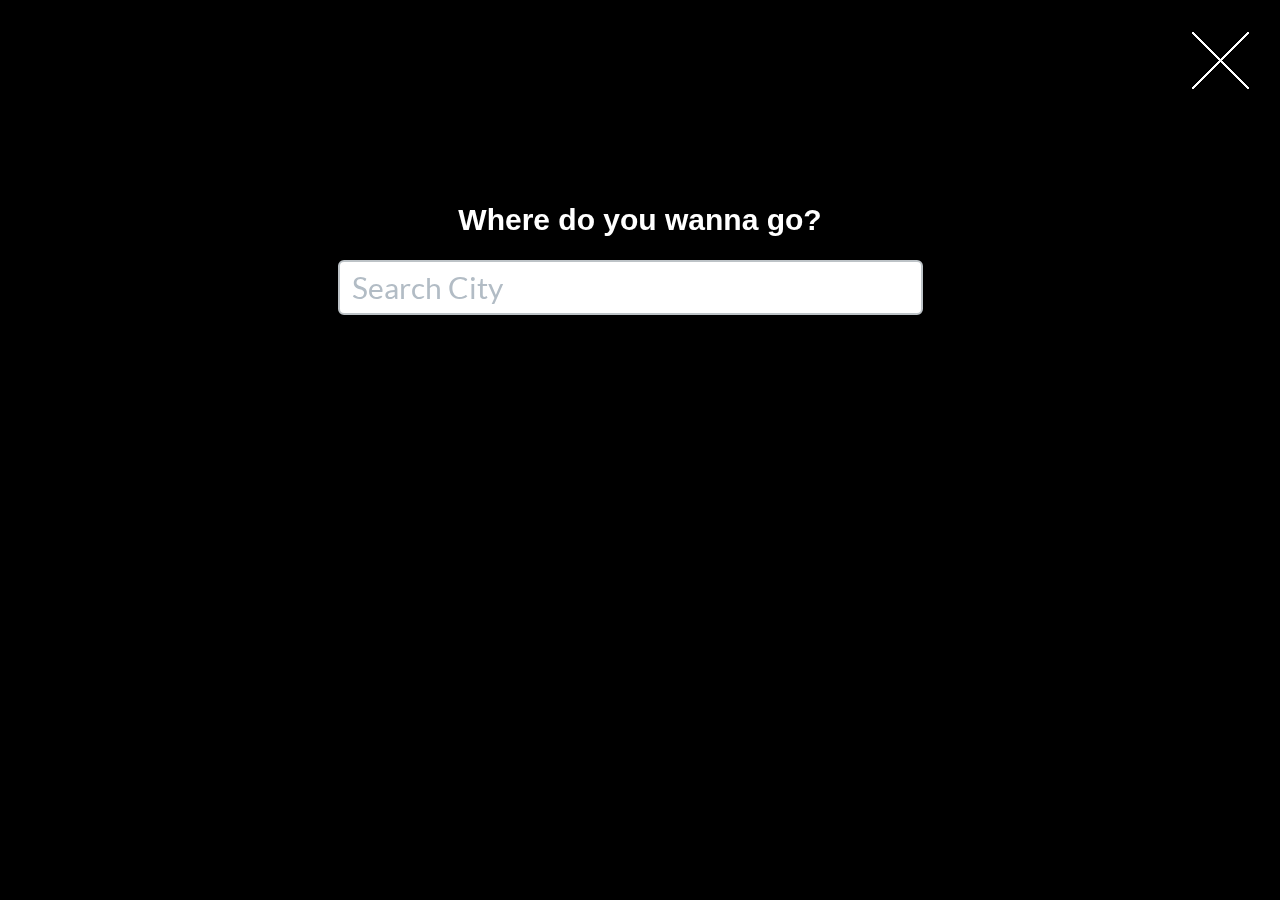
<file: APP/index.html>
<!DOCTYPE html>
<html lang="en" class="no-js">
	<head>
		<meta charset="UTF-8" />
		<meta http-equiv="X-UA-Compatible" content="IE=edge"> 
		<meta name="viewport" content="width=device-width, initial-scale=1"> 
		<title>CoWorkingUnited | One membership for hundreds of spaces.</title>
		<meta name="description" content="We are challenging the way people work together, creating a global membership that gives you access to a network of independent coworking spaces, with one single account." />
		<meta name="keywords" content="coworkingunited,work together, global membership, coworking spaces, single account." />
		<meta name="author" content="Codrops" />
		<link rel="shortcut icon" href="../favicon.ico">
		<link rel="stylesheet" type="text/css" href="css/normalize.css" />
		<link rel="stylesheet" type="text/css" href="css/demo.css" />
		<link rel="stylesheet" type="text/css" href="css/style7.css" />
		<link rel="stylesheet" type="text/css" href="flat-css/demo.css" />
		<link rel="stylesheet" type="text/css" href="flat-css/docs.css" />
		<link rel="stylesheet" type="text/css" href="flat-css/flat-ui.css" />

		<!-- Map css -->
		<link rel="stylesheet" href="./css/bootstrap.css">
        <link rel="stylesheet" href="./css/screen.css">                     
        <link rel="stylesheet" href="./css/phone.css" media="only screen and (max-device-width: 480px)">
        <link rel="stylesheet" href="./css/tablet.css" media="only screen and (min-device-width: 768px) and (max-device-width: 1024px)">
        <!-- end Map css -->

        <!-- modif css -->
        <link rel="stylesheet" href="./css/style.css">  
        <link rel="stylesheet" type="text/css" href="css/spacecards.css">
		
  		<style type="text/css">

div#sidebar {
width: 42%;
height: 600px;
float: right;
overflow: scroll;
position: fixed;
background-color: #fff;
z-index: 99;
top: 50px;
right: 0px;
}

.sidecontent {
    width: 90%;
    margin-left: 3%;
    float: left;
}


.scoring {
padding: 8px;
width: 25%;
height: 45px;
float: left;
position: relative;
overflow: scroll;
}

label {
float: left;
margin: 7px;
}

.CWUlogo {
    height: 40px;
    width: 15%;
    float: left;
    padding: 10px;
}


  		</style>
        <!-- end modif css -->
	</head>
	<body>


<!-- ****** #NAVBAR WRAP ****** -->
        <div id="controlWrap">

			<!-- #MODAL WRAP -->
            <div class="aboutWrap">
                <div class="about">
                    <h1>Travellers, Freelances, Find or Join a Co Working Space</h1>
                    <h2>You will never work alone.</h2>
                    <p>Co Working United is an collaborative project which aims to create a global network of co working spaces, listing them, helping them to get visibility & traction.</p> 

                    <!-- #MODAL WRAP ACTIONS (FORM add ressourc) -->
                    <div class="mapActions">
                        <a href="https://docs.google.com/spreadsheet/viewform?formkey=#gid=0" class="action addResource" title="Add a Resource"  target="_blank"><i class="icon-plus"></i><br/>Add a Resource</a>
                        <a href="https://groups.google.com/forum/" class="action discussProject" title="Discuss the Project"  target="_blank"><i class="icon-comments"></i><br/>Discuss Project</a>
                        <a href="https://github.com/" class="action mapSource" title="View the Map Source" target="_blank"><i class="icon-github-alt"></i><br/>The Map Source</a>
                    </div>
                </div><!-- .about -->
            </div><!-- .aboutWrap -->
			<!-- #MODAL WRAP END -->
            


            <!-- LOGO Co working United -->
            <a class="CWUlogo" href="http://www.coworkingunited.com/"><img height="37" width="200" src="img/cwulogo.png" class="CWLogo" border="0"></a>



            <!-- City selected -->
            <div class="changecityMenu">
                    <a href="#changecity" id="trigger-overlay" class="action changecity" title="changecity"><i class="fa-crosshairs"></i> Change City</a>
            </div>

            <!-- City Selected -->
            <div class="scoring">
              <!-- <label> City:  </label> -->
              <select id="city" onchange="drawTable()">
                <option value="">All</option>
                <option value="Bangkok">Bangkok</option>
                <option value="Phuket">Phuket</option>
                <option value="Chiang Mai">Chiang Mai</option>
                <option value="Bali">Bali</option>
                <option value="Jakarta">Jakarta</option>
              </select>
            </div>


            <!-- .menu  -->
            <div class="menu">
                <a href="#Addproject" class="action navButton addResource" title="Add a Resource"><i class="icon-plus"></i> Add a Resource</a>
                <a href="#aboutModal" role="button" class="action navButton aboutMap" title="About the Map" data-toggle="modal"><i class="icon-map-marker"></i>About the Map</a>
            </div><!-- .menu -->

        </div>
<!-- ******  #NAVBAR WRAP END ******  -->







<!-- ******  MAP ******  -->
        <!-- #MAP Locate me button-->
        <div class="locateMe" rel="tooltip" data-placement="left" data-original-title="click to re-center the map"><i class="icon-map-marker"></i></div>
        
        <!-- #MAP -->
        <div id="map-wrapper">
            <div id="map-canvas"></div>
        </div>
        <!-- #MAP END -->
<!-- ****** END MAP ******  -->






<!-- *********  SIDEBAR MODULE  ********** -->
<div id="sidebar">
    <!-- **CONTENT SIDEBAR** -->

    <!-- . test searchwrap + Filter -->
            <div class="searchWrap sidecontent">
                <form id="search">
                    <input id="searchForm" type="text" placeholder="Search by name.." />
                </form>
                <div class="searchIcon"><i class="icon-search"></i></div>
                <div class="filterIcon"><i class="icon-tags"></i></div>
            </div><!-- .searchWrap -->

            <!-- Layer filters - auto render -->
            <div class="filterWrap sidecontent">
                <div class="filterHeader">Filter By Business Type <i class="icon-caret-up"></i></div>
                <form id="filter">
                    <ul class="filters">
                        <li><label class="any-filter">Any<input type="checkbox" checked="checked" value="any"></label></li>
                        <li><label>Workspace<input type="checkbox" checked="checked" value="workspace"></label></li>
                        <li><label>Service<input type="checkbox" checked="checked" value="service"></label></li>
                        <!-- <li><label>Accelerator<input type="checkbox" checked="checked" value="accelerator"></label></li> -->
                    </ul>
                </form>
            </div><!-- .filterWrap -->
        <!-- . test searchwrap + Filter -->


    <!-- SIDEBAR Fusion Table Datas -->
    <div id="dataContainer" class="sidecontent"  style="display: block;">


      <!-- LAUNCHPAD SpaceCard -->
        <div class="spaceCard space-b37d3f9bf7bde5956a16e152013d1ea3">
            <a href="http://givenget.eu/COWORKINGUNITED/APP/s/hubba/index.html" target="_blank">
              <div class="image" data-lazyload="#/assets/cities/500px" style="background-image: url(http://coworkable.com/uploadedimages/116/officespace/116_1204064009.jpg);">
                  <div class="cover"></div>
                  <div class="nomadcost">$ 6/Day</div>
                  <div class="weather"><i class="wi wi-day-cloudy"></i><span>Bangkok</span></div>
                  <h3>Launchpad</h3>
                  <div class="internet_speed"><i class="fa fa-plane"></i><span>20</span> mbps</div>
                  <div class="distance"><i class="fa fa-plane"></i> <span>40</span> seats</div>
              </div>
            </a>
        </div>   <!-- End SpaceCard -->

      <!-- Hubba SpaceCard -->
        <div class="spaceCard space-b37d3f9bf7bde5956a16e152013d1ea3">
            <a href="http://givenget.eu/COWORKINGUNITED/APP/s/hubba/index.html" target="_blank">
              <div class="image" data-lazyload="#/assets/cities/500px" style="background-image: url(http://coworkable.com/uploadedimages/107/officespace/107_1004052417.jpg);">
                  <div class="cover"></div>
                  <div class="nomadcost">$ 9/Day</div>
                  <div class="weather"><i class="wi wi-day-cloudy"></i><span>Bangkok</span></div>
                  <h3>Hubba</h3>
                  <div class="internet_speed"><i class="fa fa-plane"></i><span>30</span> mbps</div>
                  <div class="distance"><i class="fa fa-plane"></i> <span>25</span> seats</div>
              </div>
            </a>
        </div>   <!-- End SpaceCard -->

      <!-- Kliquedesk SpaceCard -->
        <div class="spaceCard space-b37d3f9bf7bde5956a16e152013d1ea3">
            <a href="http://givenget.eu/COWORKINGUNITED/APP/s/hubba/index.html" target="_blank">
              <div class="image" data-lazyload="#/assets/cities/500px/" style="background-image: url(http://coworkable.com/uploadedimages/105/officespace/105_1004034209.jpg);">
                  <div class="cover"></div>
                  <div class="nomadcost">$ 14/Day</div>
                  <div class="weather"><i class="wi wi-day-cloudy"></i><span>Bangkok</span></div>
                  <h3>KliqueDesk</h3>
                  <div class="internet_speed"><i class="fa fa-plane"></i><span>20</span> mbps</div>
                  <div class="distance"><i class="fa fa-plane"></i> <span>30</span> seats</div>
              </div>
            </a>
        </div>   <!-- End SpaceCard -->

    </div>

</div>
<!-- ********* END SIDEBAR MODULE  ********** -->









<!-- ****** EVENTS JQUERY FRAMES (MODAL + OVERLAY) ****** -->

        <!-- Modal !!!!-->
        <div id="aboutModal" class="modal hide fade" tabindex="-1" role="dialog" >
            <button type="button" class="close" data-dismiss="modal" aria-hidden="true">×</button>
            <div class="modal-body"></div>
        </div>
        
        <!-- Overlay !!!! -->
		<div class="overlay overlay-contentpush open">
			<button type="button" class="overlay-close">Close</button>
			<nav>
                <!-- Title welcome -->
                <h1 class="welcomer">Where do you wanna go?</h1>
				<!-- EDIT ZONE OVERLAY -->
				<div class="row">
				        	<div class="form-group">
					        	<input type="text" name="searchcity" value="" placeholder="Search City" class="form-control" id="searchcity">
				        	</div>          
				</div>
				<!-- END EDIT ZONE OVERLAY-->
			</nav>
		</div>
	 <!-- </div>  end container for overlay -->
<!-- ****** END EVENTS JQUERY FRAMES (MODAL + OVERLAY) ****** -->




        <!-- Scripts -->
        <script src="http://maps.google.com/maps/api/js?sensor=false"></script>
        <script src="./js/jquery.min.js"></script>
        <script src="./js/bootstrap.js"></script>
        <script src="./js/jquery.hovertips.js"></script>
        <script src="js/modernizr.custom.js"></script>
        <script src="./js/socialite.min.js"></script>
        <script src="./js/socialite.github.js"></script>
        
        <!-- Modifs Scripts -->
		<script src="js/classie.js"></script>
		<script src="js/demo7.js"></script>
        <script src="./js/index.js"></script>
        <script type="text/javascript" src="http://www.google.com/jsapi"></script>
        <script type="text/javascript" src="js/spacecards.js"></script>
	</body>
</html>
</file>
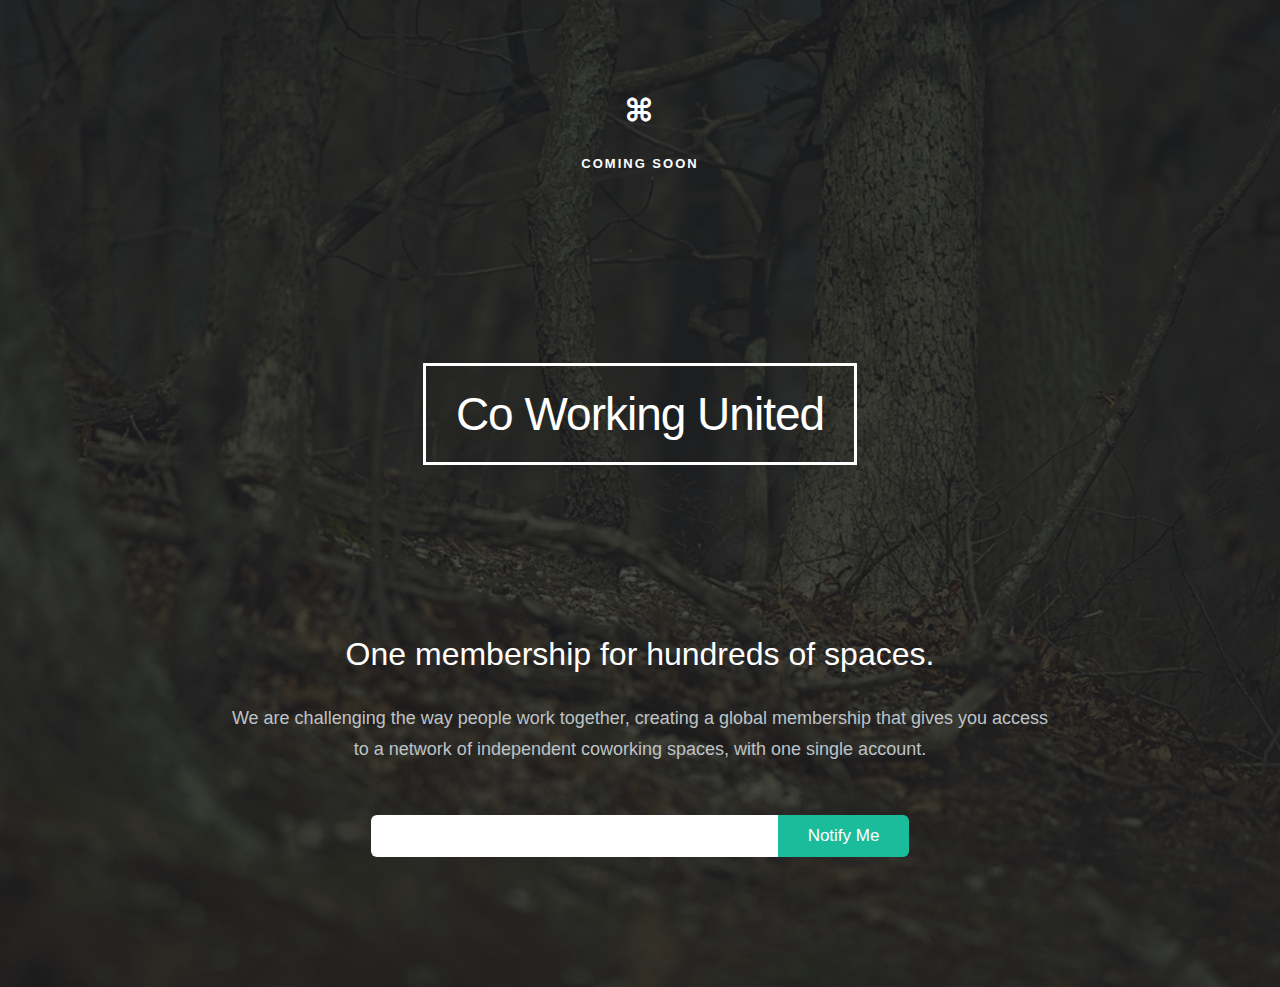
<file: LP/index.html>
<!DOCTYPE html>
<html lang="en">
    <head>
        <meta charset="utf-8">
        <title>Sample 24</title>
        <meta name="apple-mobile-web-app-capable" content="yes" />
        <meta name="viewport" content="width=device-width, initial-scale=1.0, maximum-scale=1.0, user-scalable=no" />
        <meta name="apple-mobile-web-app-status-bar-style" content="black" />
        <link rel="shortcut icon" href="flat-ui/images/favicon.ico">
        <link rel="stylesheet" href="flat-ui/bootstrap/css/bootstrap.css">
        <link rel="stylesheet" href="flat-ui/css/flat-ui.css">
        <!-- Using only with Flat-UI (free)-->
        <link rel="stylesheet" href="common-files/css/icon-font.css">
        <!-- end -->
        <link rel="stylesheet" href="css/style.css">
        <style type="text/css">
            .header-14-sub .hero-unit > * { 
                border: 3px solid #fff !important;
            }
        </style>
    </head>

    <body>

        <div class="page-wrapper">
            <!-- header-14 -->
            <section class="header-14-sub">
                <div class="background">&nbsp;</div>
                <div class="container">
                    <div class="row">
                        <div class="col-sm-8 col-sm-offset-2">
                            <div class="header-14">
                                <span class="fui-cmd"> </span>
                                <div>COMING SOON</div>
                            </div>
                            <div class="hero-unit">
                                <h1>Co Working United</h1>
                            </div>
                            <h3>One membership for hundreds of spaces.</h3>
                            <p>We are challenging the way people work together, creating a global membership that gives you access to a network of independent coworking spaces, with one single account.</p>
                            <div class="row">
                                <div class="subscribe-form col-sm-8 col-sm-offset-2">
                                    <form>
                                        <div class="input-group">
                                            <input type="text" class="form-control">
                                    <span class="input-group-btn">
                                        <button class="btn btn-primary" onclick="window.location.href='http://givenget.eu/COWORKINGUNITED/APP/index.html'" type="button">Notify Me</button>
                                    </span>
                                        </div>
                                    </form>
                                </div>
                            </div>
                        </div>
                    </div>
                </div>
            </section>
        </div>

        <!-- Placed at the end of the document so the pages load faster -->
        <script src="common-files/js/jquery-1.10.2.min.js"></script>
        <script src="flat-ui/js/bootstrap.min.js"></script>
        <script src="common-files/js/modernizr.custom.js"></script>
        <script src="common-files/js/startup-kit.js"></script>
        <script src="js/script.js"></script>
    </body>
</html>
</file>
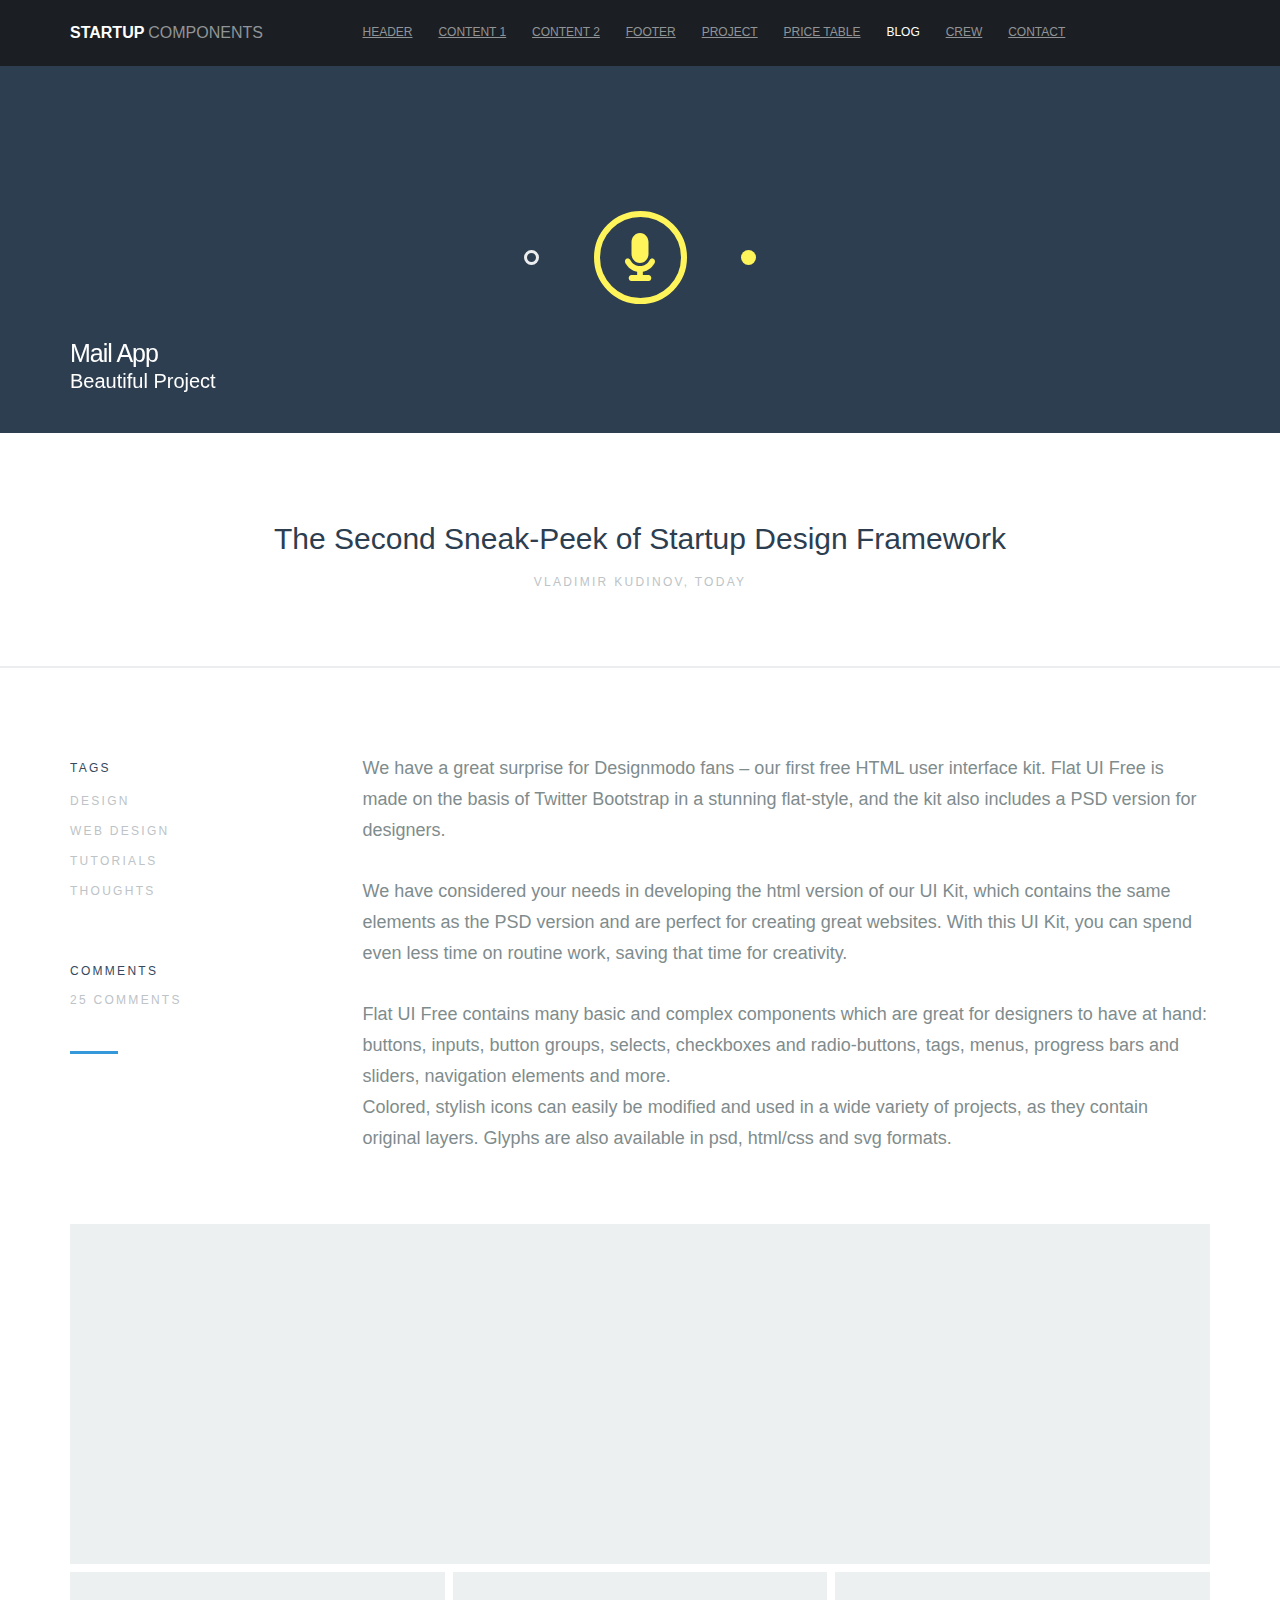
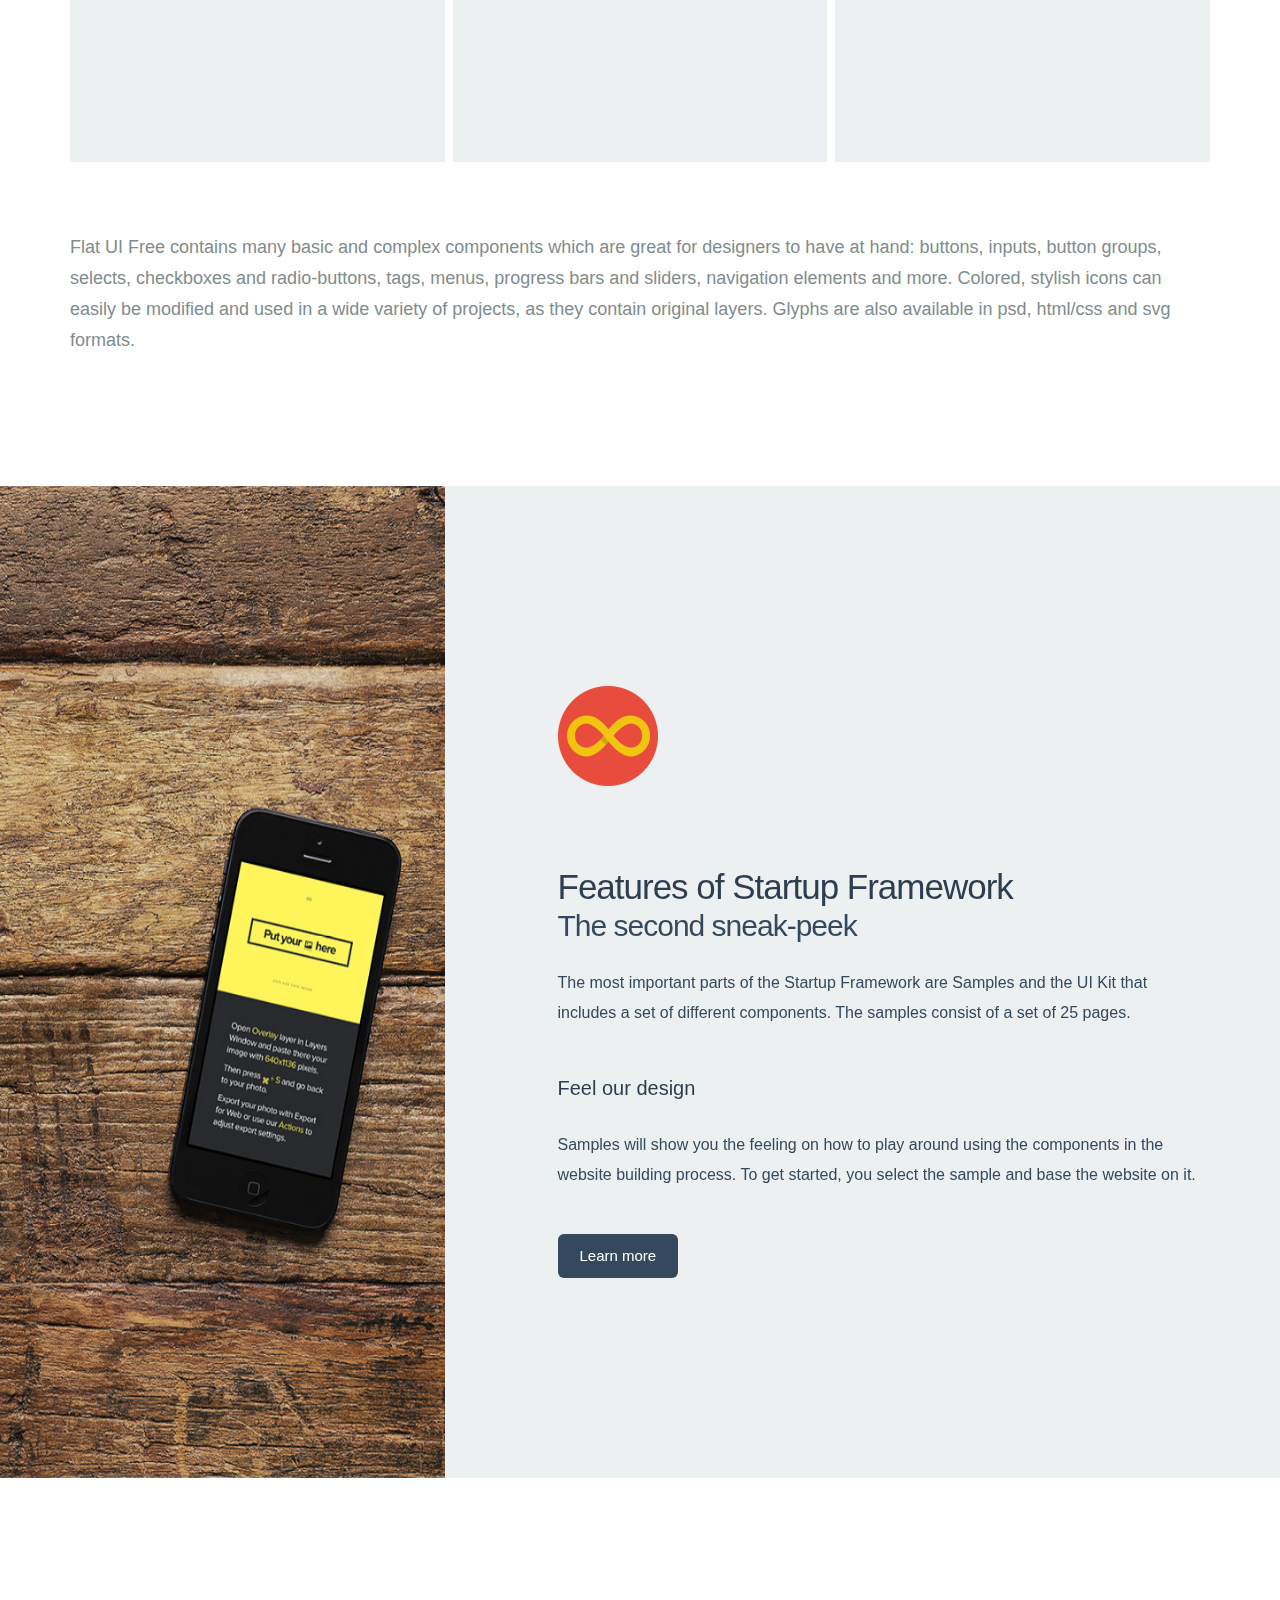
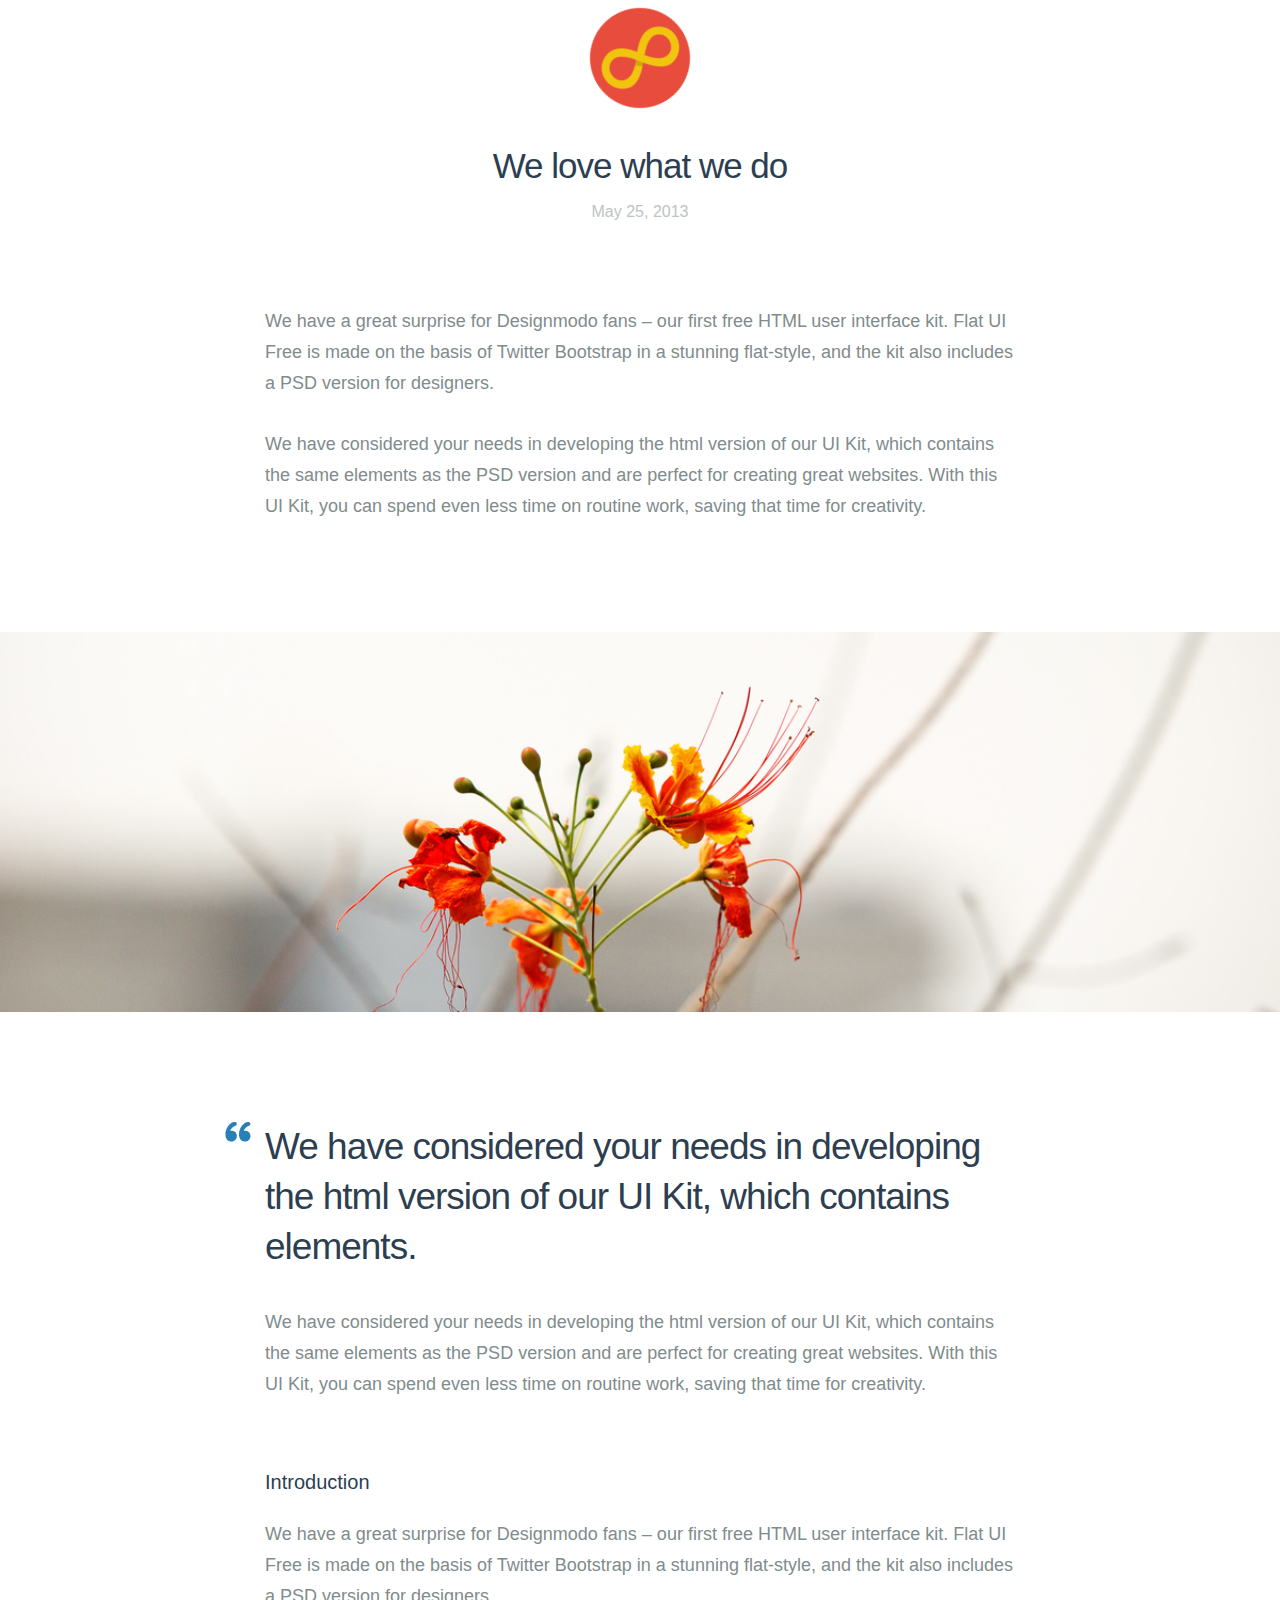
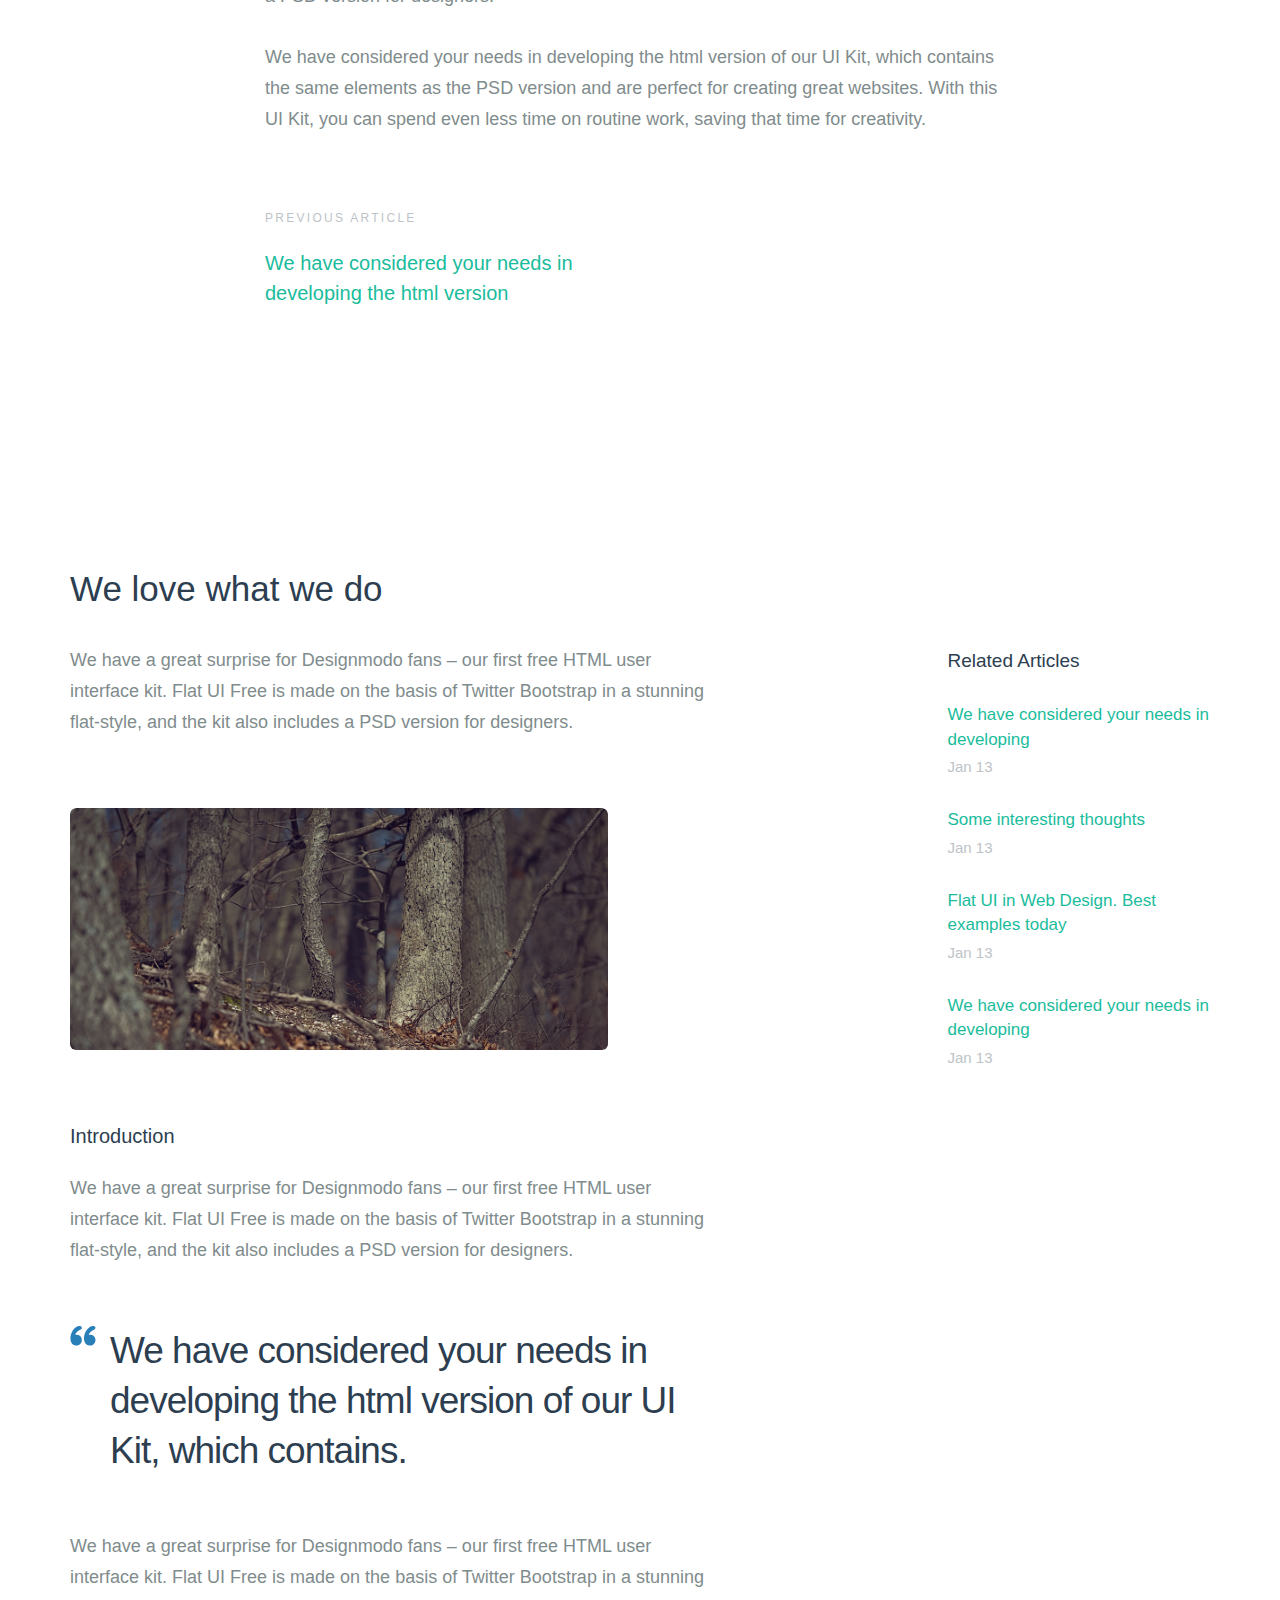
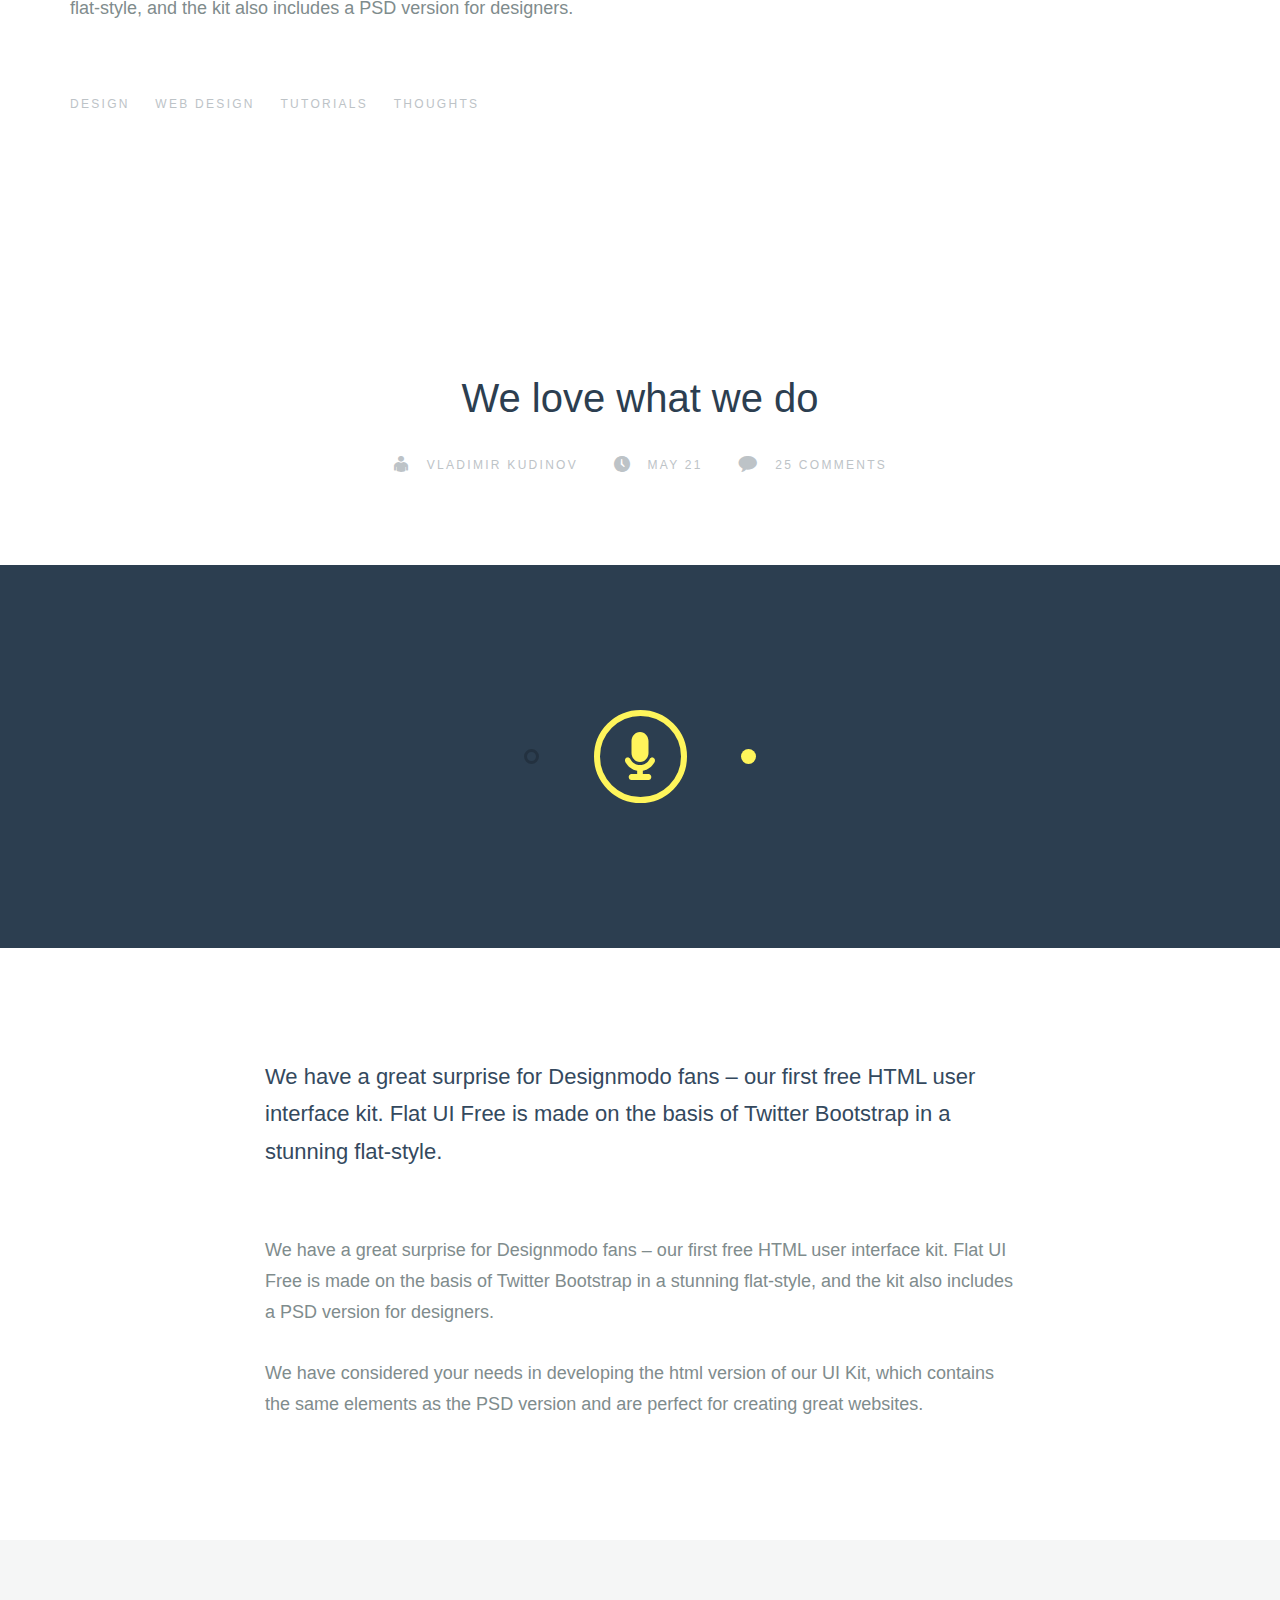
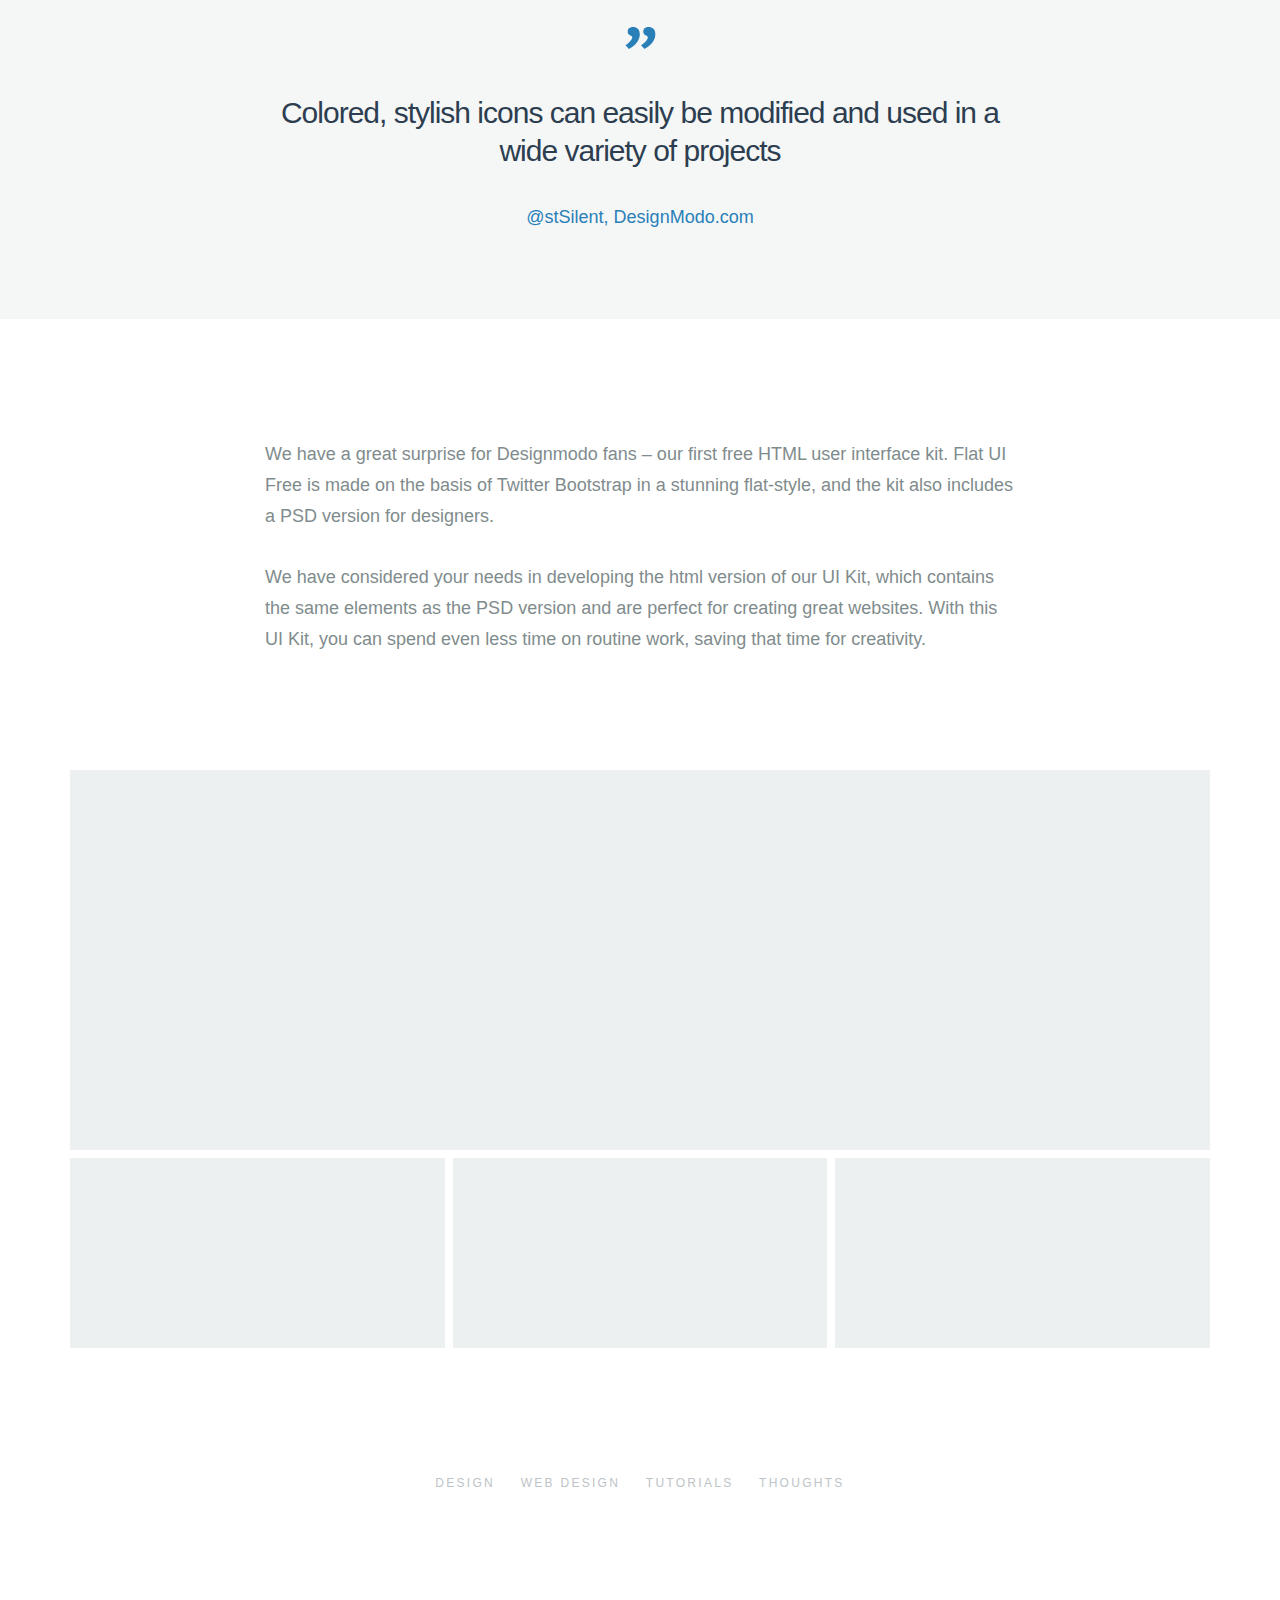
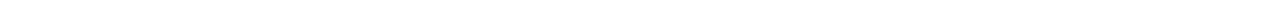
<file: LP/ui-kit/ui-kit-blog/index.html>
<!DOCTYPE html>
<html lang="en">
  <head>
    <meta charset="utf-8">
    <title>Blog</title>
    <meta name="apple-mobile-web-app-capable" content="yes" />
    <meta name="viewport" content="width=device-width, initial-scale=1.0, maximum-scale=1.0, user-scalable=no" />
    <meta name="apple-mobile-web-app-status-bar-style" content="black" />
    <link rel="shortcut icon" href="../../flat-ui/images/favicon.ico">
    <link rel="stylesheet" href="../../flat-ui/bootstrap/css/bootstrap.css">
    <link rel="stylesheet" href="../../flat-ui/css/flat-ui.css">
    <!-- Using only with Flat-UI (free)-->
    <link rel="stylesheet" href="../../common-files/css/icon-font.css">
    <!-- end -->
    <link rel="stylesheet" href="../../common-files/css/animations.css">
    <link rel="stylesheet" href="../ui-kit-blog/css/ui-kit-styles.css">
  </head>
  <body>
    <nav class="dockbar navbar-fixed-top" id="header-dockbar">
      <menu class="main-menu">
        <div class="container">
          <div class="row">
            <a href="index.html" class="man-brand col-sm-3">
              <span class="logotype">Startup</span>
              <span class="doc-title">components</span>
            </a>
            <button id="open-close-menu" class="menu-btn btn-inverse"><span class="fui-list"></span>
            </button>
            <dl class="col-sm-8">
              <dd><a href="../ui-kit-header/index.html">header</a>
              </dd>
              <dd><a href="../ui-kit-content/index.html">content 1</a>
              </dd>
              <dd><a href="../ui-kit-content/index2.html">content 2</a>
              </dd>
              <dd><a href="../ui-kit-footer/index.html">footer</a>
              </dd>
              <dd><a href="../ui-kit-projects/index.html">project</a>
              </dd>
              <dd><a href="../ui-kit-price/index.html">price table</a>
              </dd>
              <dd><a class="active">blog</a>
              </dd>
              <dd><a href="../ui-kit-crew/index.html">crew</a>
              </dd>
              <dd><a href="../ui-kit-contacts/index.html">contact</a>
              </dd>
            </dl>
          </div>
        </div>
      </menu>
      <menu class="colapsed-menu">
        <dl>
          <dd><a href="../ui-kit-header/index.html">header</a>
          </dd>
          <dd><a href="../ui-kit-content/index.html">content 1</a>
          </dd>
          <dd><a href="../ui-kit-content/index2.html">content 2</a>
          </dd>
          <dd><a href="../ui-kit-footer/index.html">footer</a>
          </dd>
          <dd><a href="../ui-kit-projects/index.html">project</a>
          </dd>
          <dd><a href="../ui-kit-price/index.html">price table</a>
          </dd>
          <dd><a class="active">blog</a>
          </dd>
          <dd><a href="../ui-kit-crew/index.html">crew</a>
          </dd>
          <dd><a href="../ui-kit-contacts/index.html">contact</a>
          </dd>
        </dl>
      </menu>
    </nav>
    <div class="page-wrapper">
      <!-- blog-1 -->
      <section class="blog-1">
        <div id="b1-pt-1" class="page-transitions pt-perspective">
          <div class="pt-page pt-page-1 pt-page-current bg-midnight-blue">
            <div class="container">
              <div class="box-icon">
                <a class="pt-control-prev" href="#"></a>
                <span class="icon fui-mic"></span>
                <a class="pt-control-next" href="#"></a>
              </div>
              <div class="hero-unit">
                <h1>Mail App</h1>
                <p>Beautiful Project</p>
              </div>
            </div>
          </div>
          <div class="pt-page pt-page-2 bg-midnight-blue">
            <div class="container">
              <div class="box-icon">
                <a class="pt-control-prev" href="#"></a>
                <span class="icon fui-mic"></span>
                <a class="pt-control-next" href="#"></a>
              </div>
              <div class="hero-unit">
                <h1>Mail App</h1>
                <p>Beautiful Project</p>
              </div>
            </div>
          </div>
        </div>
        <div class="title">
          <div class="container">
            <h3>The Second Sneak-Peek of Startup Design Framework</h3>
            <div class="submitted">Vladimir kudinov, today</div>
          </div>
        </div>
        <div class="container">
          <div class="row">
            <div class="col-sm-3 links">
              <div class="tags">
                <h6>TAGS</h6>
                <ul>
                  <li><a href="#">design</a>
                  </li>
                  <li><a href="#">web design</a>
                  </li>
                  <li><a href="#">tutorials</a>
                  </li>
                  <li><a href="#">thoughts</a>
                  </li>
                </ul>
              </div>
              <div class="comments">
                <h6>COMMENTS</h6>
                <a href="#">25 comments</a>
              </div>
            </div>
            <div class="col-sm-9">
              <p>We have a great surprise for Designmodo fans – our first free HTML user interface kit. Flat UI Free is made on the basis of Twitter Bootstrap in a stunning flat-style, and the kit also includes a PSD version for designers.</p>
              <p>We have considered your needs in developing the html version of our UI Kit, which contains the same elements as the PSD version and are perfect for creating great websites. With this UI Kit, you can spend even less time on routine work,
                saving that time for creativity.</p>
              <p>Flat UI Free contains many basic and complex components which are great for designers to have at hand: buttons, inputs, button groups, selects, checkboxes and radio-buttons, tags, menus, progress bars and sliders, navigation elements and
                more.
                <br>Colored, stylish icons can easily be modified and used in a wide variety of projects, as they contain original layers. Glyphs are also available in psd, html/css and svg formats.</p>
            </div>
          </div>
          <div class="boxes">
            <div class="box-1"></div>
            <div class="box-2"></div>
            <div class="box-3"></div>
            <div class="box-4"></div>
          </div>
          <p>Flat UI Free contains many basic and complex components which are great for designers to have at hand: buttons, inputs, button groups, selects, checkboxes and radio-buttons, tags, menus, progress bars and sliders, navigation elements and more.
            Colored, stylish icons can easily be modified and used in a wide variety of projects, as they contain original layers. Glyphs are also available in psd, html/css and svg formats.</p>
        </div>
      </section>
      <!-- blog-2 -->
      <section class="blog-2">
        <div class="background hidden-xs">
          <div class="container">
            <div class="row">
              <div class="col-sm-4">
                <div>
                  <img src="../../common-files/img/Comp.jpg">
                </div>
              </div>
            </div>
          </div>
        </div>
        <div class="container">
          <div class="row">
            <div class="col-sm-7 col-sm-offset-5">
              <h3>
                    <img src="../../common-files/icons/Infinity-Loop@2x.png" width="100" height="100" alt="">
                    Features of Startup Framework
                </h3>
              <div class="promo">
                <h4>The second sneak-peek</h4>
                <p>The most important parts of the Startup Framework are Samples and the UI Kit that includes a set of different components. The samples consist of a set of 25 pages.</p>
              </div>
              <h6>Feel our design</h6>
              <p>Samples will show you the feeling on how to play around using the components in the website building process. To get started, you select the sample and base the website on it.</p>
              <p>
                <button class="btn btn-inverse">Learn more</button>
              </p>
            </div>
          </div>
        </div>
      </section>
      <!-- blog-3 -->
      <section class="blog-3">
        <div class="container">
          <div class="title">
            <img src="../../common-files/icons/Infinity-Loop@2x.png" width="100" height="100" alt="">
            <h3>We love what we do</h3>
            <div class="submitted">May 25, 2013</div>
          </div>
          <div class="row">
            <div class="col-sm-8 col-sm-offset-2">
              <p>We have a great surprise for Designmodo fans – our first free HTML user interface kit. Flat UI Free is made on the basis of Twitter Bootstrap in a stunning flat-style, and the kit also includes a PSD version for designers.</p>
              <p>We have considered your needs in developing the html version of our UI Kit, which contains the same elements as the PSD version and are perfect for creating great websites. With this UI Kit, you can spend even less time on routine work,
                saving that time for creativity.</p>
            </div>
          </div>
        </div>
        <div class="img"></div>
        <div class="container">
          <div class="row">
            <div class="col-sm-8 col-sm-offset-2">
              <div class="quote">We have considered your needs in developing the html version of our UI Kit, which contains elements.</div>
              <div class="promo">
                <p>We have considered your needs in developing the html version of our UI Kit, which contains the same elements as the PSD version and are perfect for creating great websites. With this UI Kit, you can spend even less time on routine work,
                  saving that time for creativity.</p>
              </div>
              <h6>Introduction</h6>
              <p>We have a great surprise for Designmodo fans – our first free HTML user interface kit. Flat UI Free is made on the basis of Twitter Bootstrap in a stunning flat-style, and the kit also includes a PSD version for designers.</p>
              <p>We have considered your needs in developing the html version of our UI Kit, which contains the same elements as the PSD version and are perfect for creating great websites. With this UI Kit, you can spend even less time on routine work,
                saving that time for creativity.</p>
            </div>
          </div>
          <div class="row">
            <div class="links col-sm-4 col-sm-offset-2">
              <h6>previous article</h6>
              <a href="#">We have considered your needs in developing the html version</a>
            </div>
          </div>
        </div>
      </section>
      <!-- blog-4 -->
      <section class="blog-4">
        <div class="container">
          <div class="row">
            <div class="col-sm-7">
              <h3>We love what we do</h3>
              <p>We have a great surprise for Designmodo fans – our first free HTML user interface kit. Flat UI Free is made on the basis of Twitter Bootstrap in a stunning flat-style, and the kit also includes a PSD version for designers.</p>
              <div class="img">
                <img src="../../common-files/img/NY_001.jpg" width="538" height="242" alt="">
              </div>
              <h6>Introduction</h6>
              <p>We have a great surprise for Designmodo fans – our first free HTML user interface kit. Flat UI Free is made on the basis of Twitter Bootstrap in a stunning flat-style, and the kit also includes a PSD version for designers.</p>
              <div class="quote">We have considered your needs in developing the html version of our UI Kit, which contains.</div>
              <p>We have a great surprise for Designmodo fans – our first free HTML user interface kit. Flat UI Free is made on the basis of Twitter Bootstrap in a stunning flat-style, and the kit also includes a PSD version for designers.</p>
              <div class="tags">
                <ul>
                  <li><a href="#">design</a>
                  </li>
                  <li><a href="#">web design</a>
                  </li>
                  <li><a href="#">tutorials</a>
                  </li>
                  <li><a href="#">thoughts</a>
                  </li>
                </ul>
              </div>
            </div>
            <div class="col-sm-3 col-sm-offset-2">
              <div class="related-articles">
                <h6>Related Articles</h6>
                <ul>
                  <li>
                    <a href="#">We have considered your needs in developing</a>
                    <div>Jan 13</div>
                  </li>
                  <li>
                    <a href="#">Some interesting thoughts</a>
                    <div>Jan 13</div>
                  </li>
                  <li>
                    <a href="#">Flat UI in Web Design. Best examples today</a>
                    <div>Jan 13</div>
                  </li>
                  <li>
                    <a href="#">We have considered your needs in developing</a>
                    <div>Jan 13</div>
                  </li>
                </ul>
              </div>
            </div>
          </div>
        </div>
      </section>
      <!-- blog-5 -->
      <section class="blog-5">
        <div class="title">
          <div class="container">
            <h3>We love what we do</h3>
            <div class="submitted">
              <span><span class="fui-user"></span> Vladimir kudinov</span>
              <span><span class="fui-time"></span> may 21</span>
              <span><span class="fui-round-bubble"></span> 25 comments</span>
            </div>
          </div>
        </div>
        <div id="b5-pt-2" class="page-transitions pt-perspective">
          <div class="pt-page pt-page-1 pt-page-current bg-midnight-blue">
            <div class="container">
              <div class="box-icon">
                <a class="pt-control-prev" href="#"></a>
                <span class="icon fui-mic"></span>
                <a class="pt-control-next" href="#"></a>
              </div>
            </div>
          </div>
          <div class="pt-page pt-page-2 bg-midnight-blue">
            <div class="container">
              <div class="box-icon">
                <a class="pt-control-prev" href="#"></a>
                <span class="icon fui-mic"></span>
                <a class="pt-control-next" href="#"></a>
              </div>
            </div>
          </div>
        </div>
        <div class="container">
          <div class="row">
            <div class="col-sm-8 col-sm-offset-2">
              <p class="lead">We have a great surprise for Designmodo fans – our first free HTML user interface kit. Flat UI Free is made on the basis of Twitter Bootstrap in a stunning flat-style.</p>
              <p>We have a great surprise for Designmodo fans – our first free HTML user interface kit. Flat UI Free is made on the basis of Twitter Bootstrap in a stunning flat-style, and the kit also includes a PSD version for designers.</p>
              <p>We have considered your needs in developing the html version of our UI Kit, which contains the same elements as the PSD version and are perfect for creating great websites.</p>
            </div>
          </div>
        </div>
        <div class="quote">
          <div class="container">
            <div class="row">
              <div class="col-sm-8 col-sm-offset-2">Colored, stylish icons can easily be modified and used in a wide variety of projects
                <div class="author">@stSilent, DesignModo.com</div>
              </div>
            </div>
          </div>
        </div>
        <div class="container">
          <div class="row">
            <div class="col-sm-8 col-sm-offset-2">
              <p>We have a great surprise for Designmodo fans – our first free HTML user interface kit. Flat UI Free is made on the basis of Twitter Bootstrap in a stunning flat-style, and the kit also includes a PSD version for designers.</p>
              <p>We have considered your needs in developing the html version of our UI Kit, which contains the same elements as the PSD version and are perfect for creating great websites. With this UI Kit, you can spend even less time on routine work,
                saving that time for creativity.</p>
            </div>
          </div>
          <div class="boxes">
            <div class="box-1"></div>
            <div class="box-2"></div>
            <div class="box-3"></div>
            <div class="box-4"></div>
          </div>
          <div class="tags">
            <ul>
              <li><a href="#">design</a>
              </li>
              <li><a href="#">web design</a>
              </li>
              <li><a href="#">tutorials</a>
              </li>
              <li><a href="#">thoughts</a>
              </li>
            </ul>
          </div>
        </div>
      </section>
    </div>
    <!-- Placed at the end of the document so the pages load faster -->
    <script src="../../common-files/js/jquery-1.10.2.min.js"></script>
    <script src="../../flat-ui/js/bootstrap.min.js"></script>
    <script src="../../common-files/js/modernizr.custom.js"></script>
    <script src="../../common-files/js/page-transitions.js"></script>
    <script src="../../common-files/js/startup-kit.js"></script>
  </body>
</html>
</file>
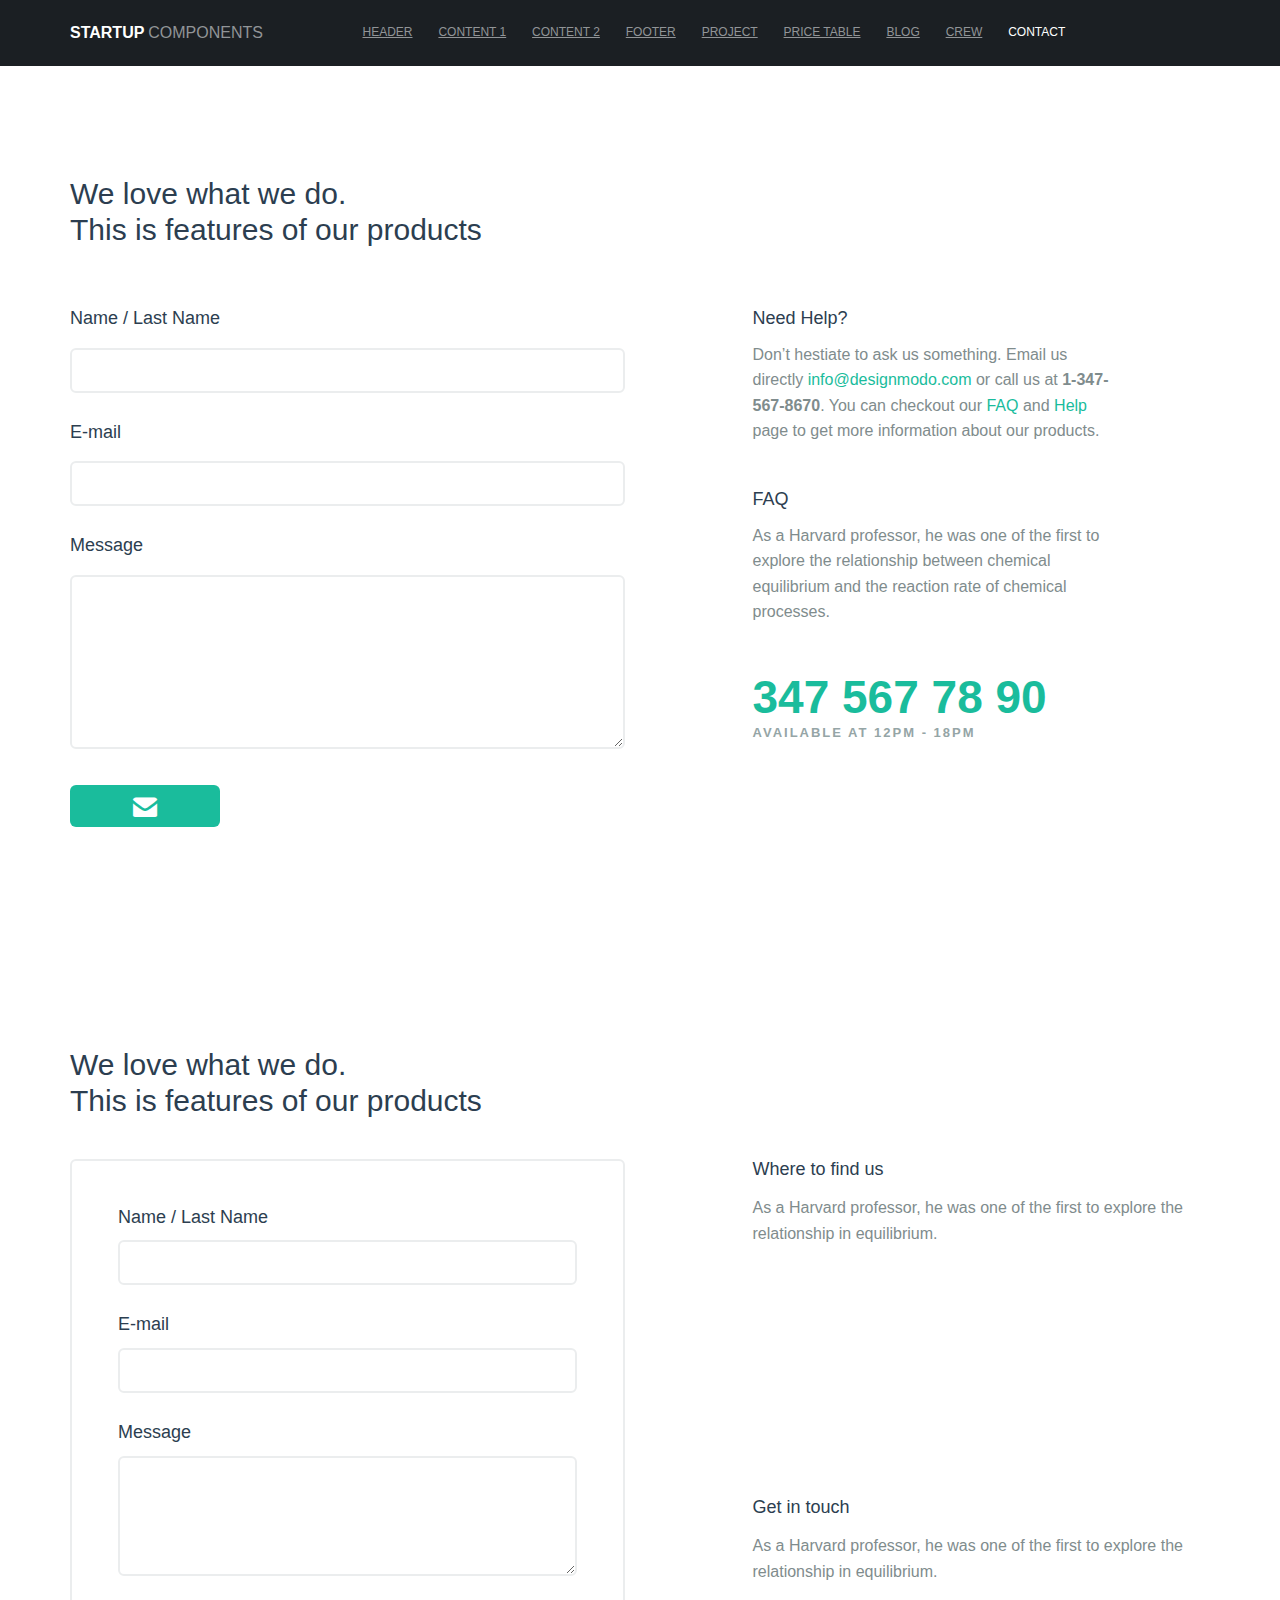
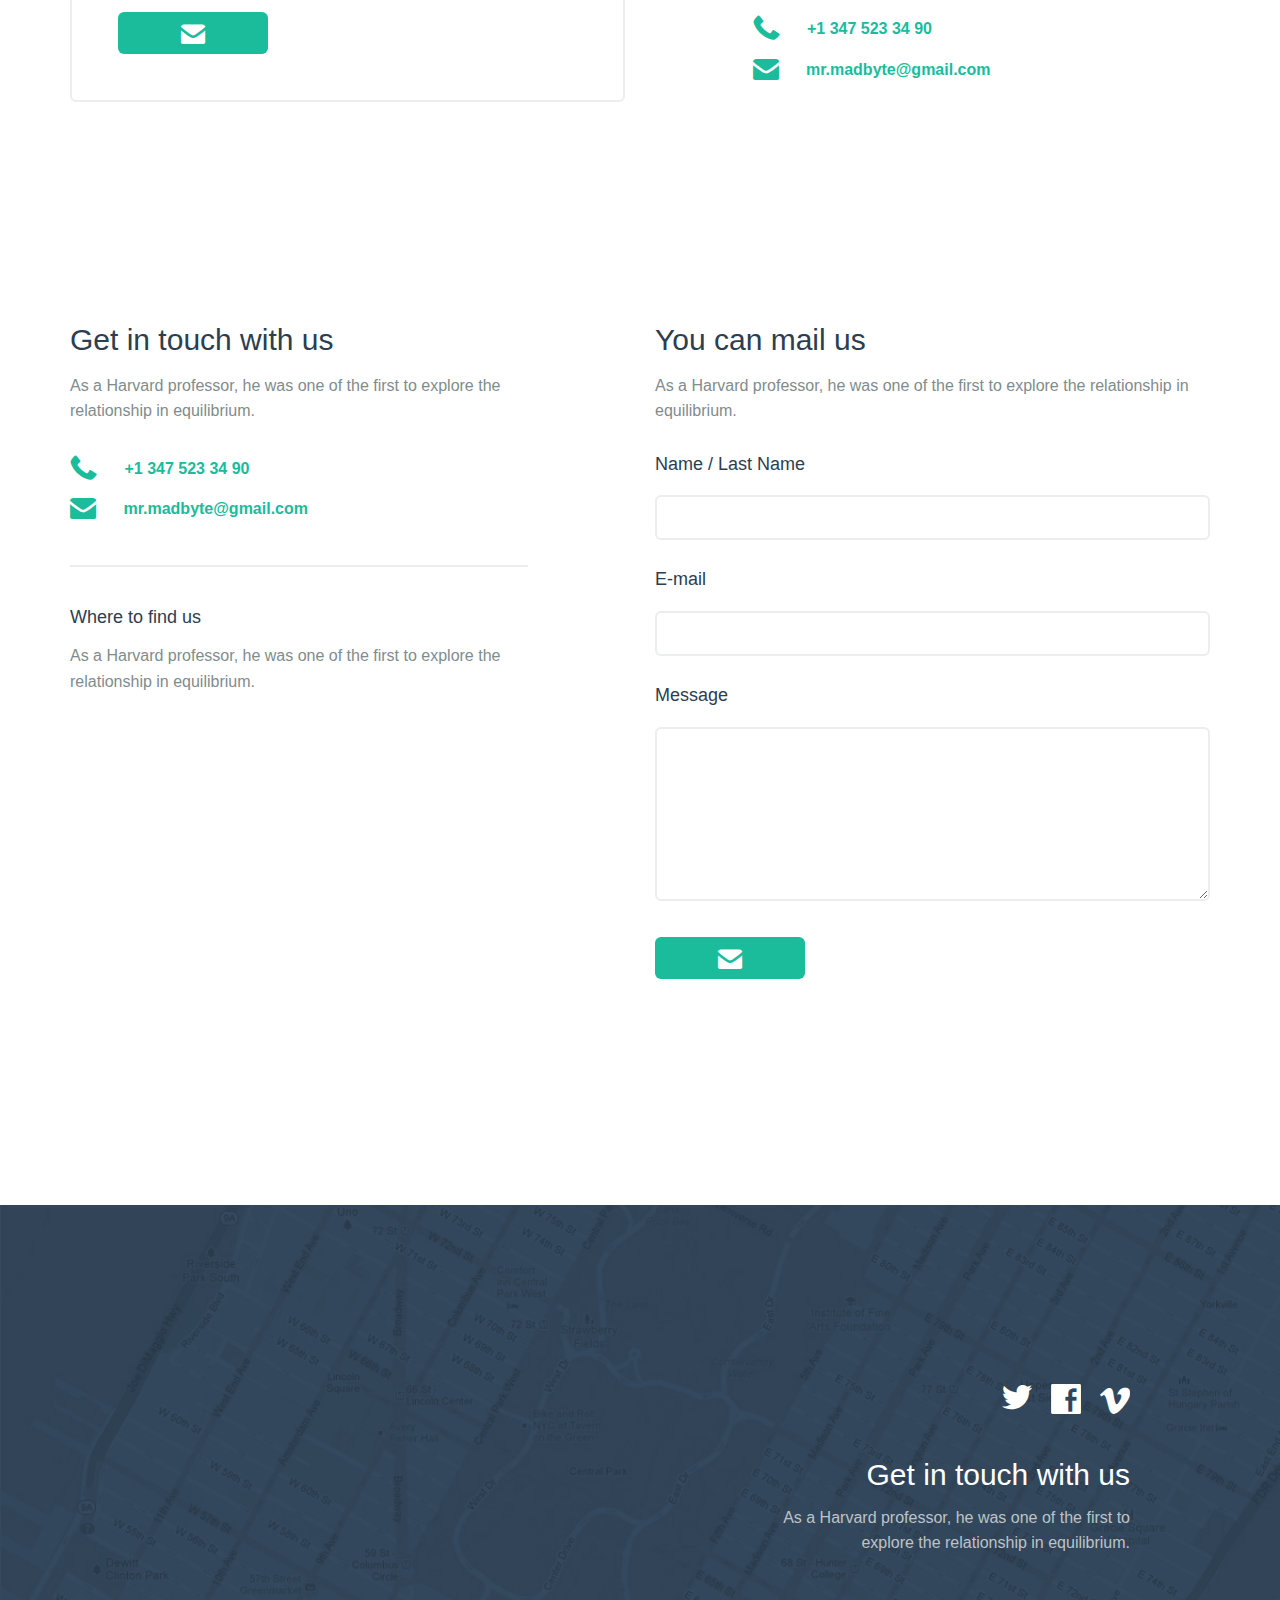
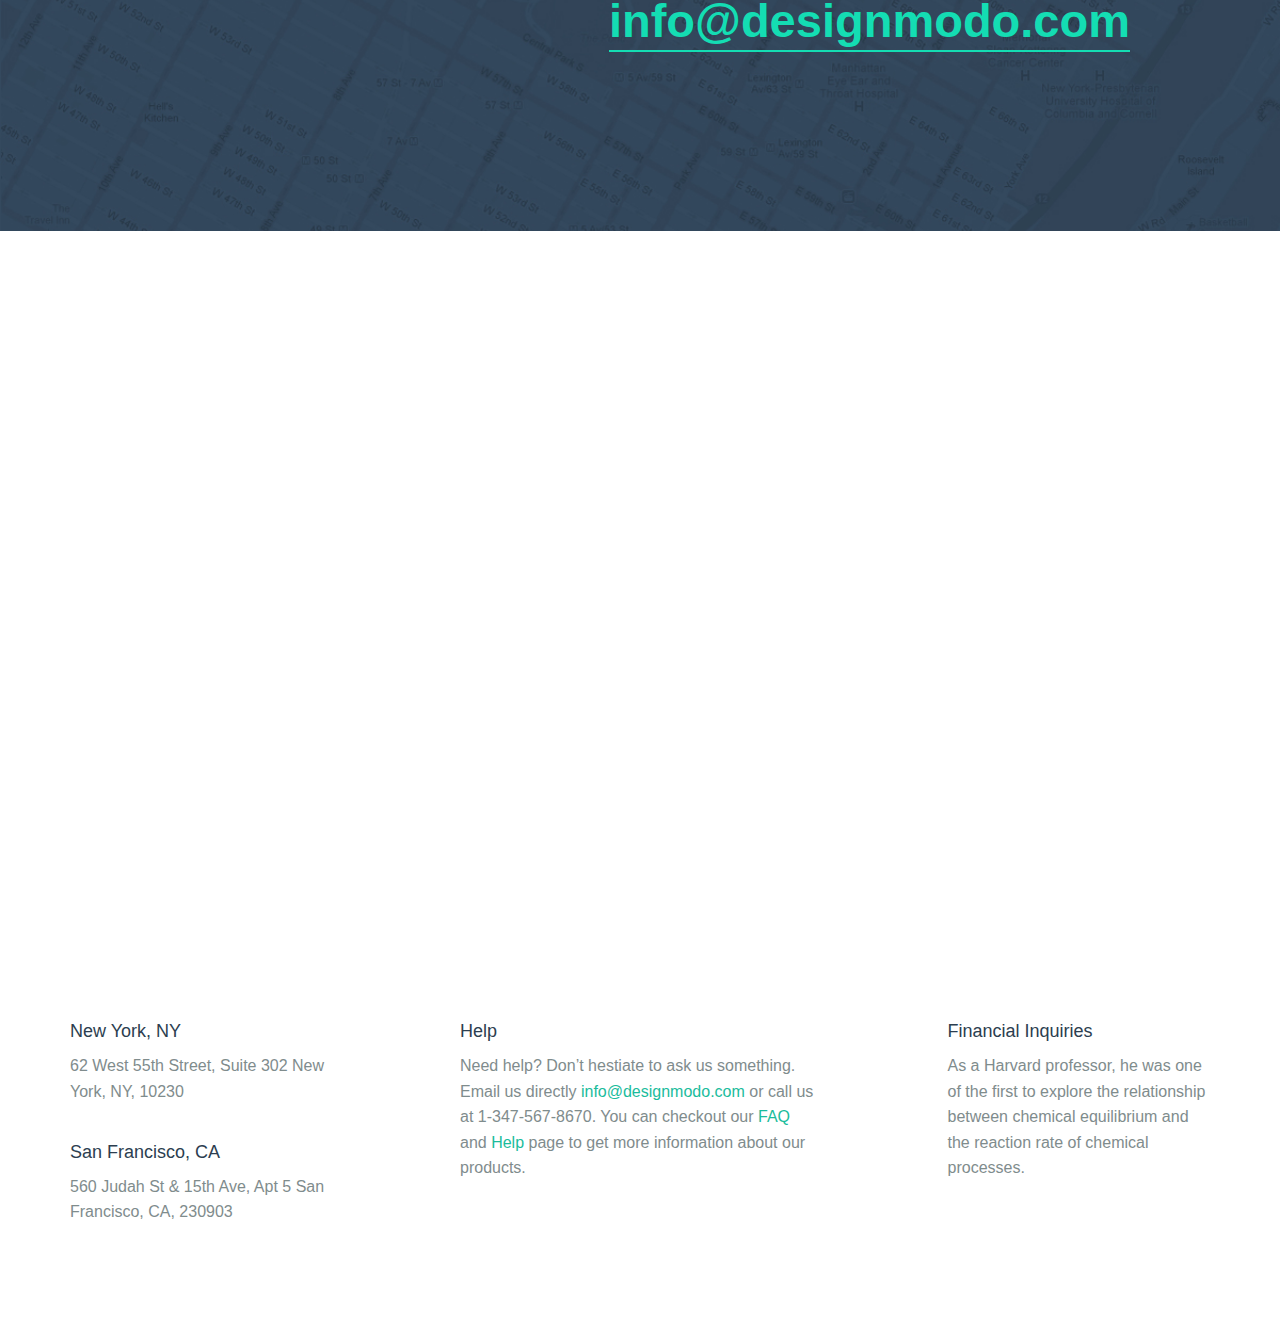
<file: LP/ui-kit/ui-kit-contacts/index.html>
<!DOCTYPE html>
<html lang="en">
  <head>
    <meta charset="utf-8">
    <title>Contacts</title>
    <meta name="apple-mobile-web-app-capable" content="yes" />
    <meta name="viewport" content="width=device-width, initial-scale=1.0, maximum-scale=1.0, user-scalable=no" />
    <meta name="apple-mobile-web-app-status-bar-style" content="black" />
    <link rel="shortcut icon" href="../../flat-ui/images/favicon.ico">
    <link rel="stylesheet" href="../../flat-ui/bootstrap/css/bootstrap.css">
    <link rel="stylesheet" href="../../flat-ui/css/flat-ui.css">
    <!-- Using only with Flat-UI (free)-->
    <link rel="stylesheet" href="../../common-files/css/icon-font.css">
    <!-- end -->
    <link rel="stylesheet" href="../ui-kit-contacts/css/ui-kit-styles.css">
  </head>
  <body>
    <nav class="dockbar navbar-fixed-top" id="header-dockbar">
      <menu class="main-menu">
        <div class="container">
          <div class="row">
            <a href="index.html" class="man-brand col-sm-3">
              <span class="logotype">Startup</span>
              <span class="doc-title">components</span>
            </a>
            <button id="open-close-menu" class="menu-btn btn-inverse"><span class="fui-list"></span>
            </button>
            <dl class="col-sm-8">
              <dd><a href="../ui-kit-header/index.html">header</a>
              </dd>
              <dd><a href="../ui-kit-content/index.html">content 1</a>
              </dd>
              <dd><a href="../ui-kit-content/index2.html">content 2</a>
              </dd>
              <dd><a href="../ui-kit-footer/index.html">footer</a>
              </dd>
              <dd><a href="../ui-kit-projects/index.html">project</a>
              </dd>
              <dd><a href="../ui-kit-price/index.html">price table</a>
              </dd>
              <dd><a href="../ui-kit-blog/index.html">blog</a>
              </dd>
              <dd><a href="../ui-kit-crew/index.html">crew</a>
              </dd>
              <dd><a class="active">contact</a>
              </dd>
            </dl>
          </div>
        </div>
      </menu>
      <menu class="colapsed-menu">
        <dl>
          <dd><a href="../ui-kit-header/index.html">header</a>
          </dd>
          <dd><a href="../ui-kit-content/index.html">content 1</a>
          </dd>
          <dd><a href="../ui-kit-content/index2.html">content 2</a>
          </dd>
          <dd><a href="../ui-kit-footer/index.html">footer</a>
          </dd>
          <dd><a href="../ui-kit-projects/index.html">project</a>
          </dd>
          <dd><a href="../ui-kit-price/index.html">price table</a>
          </dd>
          <dd><a href="../ui-kit-blog/index.html">blog</a>
          </dd>
          <dd><a href="../ui-kit-crew/index.html">crew</a>
          </dd>
          <dd><a class="active">contact</a>
          </dd>
        </dl>
      </menu>
    </nav>
    <div class="page-wrapper">
      <!-- contacts-1 -->
      <section class="contacts-1">
        <div class="container">
          <div class="row">
            <div class="col-sm-8">
              <h3>We love what we do. <br> This is features of our products</h3>
            </div>
          </div>
          <div class="row">
            <div class="col-sm-6">
              <form>
                <label class="h6">Name / Last Name</label>
                <input type="text" class="form-control">
                <label class="h6">E-mail</label>
                <input type="text" class="form-control">
                <label class="h6">Message</label>
                <textarea rows="7" class="form-control"></textarea>
                <button type="submit" class="btn btn-primary"><span class="fui-mail"></span>
                </button>
              </form>
            </div>
            <div class="col-sm-4 col-sm-offset-1">
              <div class="additional">
                <h6>Need Help?</h6>
                <p>Don’t hestiate to ask us something. Email us directly <a href="#">info@designmodo.com</a> or call us at <b>1-347-567-8670</b>. You can checkout our <a href="#">FAQ</a> and <a href="#">Help</a> page to get more information about our products.</p>
              </div>
              <div class="additional">
                <h6>FAQ</h6>
                <p>As a Harvard professor, he was one of the first to explore the relationship between chemical equilibrium and the reaction rate of chemical processes.</p>
              </div>
              <div class="phone">
                <big>347 567 78 90</big>
AVAILABLE AT 12PM - 18PM
              </div>
            </div>
          </div>
        </div>
      </section>
      <!-- contacts-2 -->
      <section class="contacts-2">
        <div class="container">
          <div class="row">
            <div class="col-sm-8">
              <h3>We love what we do. <br> This is features of our products</h3>
            </div>
          </div>
          <div class="row">
            <div class="col-sm-6">
              <form>
                <label class="h6">Name / Last Name</label>
                <input type="text" class="form-control">
                <label class="h6">E-mail</label>
                <input type="text" class="form-control">
                <label class="h6">Message</label>
                <textarea rows="7" class="form-control"></textarea>
                <button type="submit" class="btn btn-primary"><span class="fui-mail"></span>
                </button>
              </form>
            </div>
            <div class="col-sm-5 col-sm-offset-1">
              <h6>Where to find us</h6>
              <p>As a Harvard professor, he was one of the first to explore the relationship in equilibrium.</p>
              <div class="map">
                <!--map-->
                <iframe width="100%" height="100%" frameborder="0" scrolling="no" marginheight="0" marginwidth="0" src="https://maps.google.com/?ie=UTF8&amp;t=m&amp;ll=40.714353,-74.005973&amp;spn=0.04554,0.072956&amp;z=12&amp;output=embed"></iframe>
              </div>
              <h6>Get in touch</h6>
              <p>As a Harvard professor, he was one of the first to explore the relationship in equilibrium.</p>
              <div class="links">
                <a href="#"><span class="fui-phone"></span> +1 347 523 34 90</a>
                <br>
                <a href="#"><span class="fui-mail"></span> mr.madbyte@gmail.com</a>
              </div>
            </div>
          </div>
        </div>
      </section>
      <!-- contacts-3 -->
      <section class="contacts-3">
        <div class="container">
          <div class="row">
            <div class="col-sm-5">
              <h3>Get in touch with us</h3>
              <p>As a Harvard professor, he was one of the first to explore the relationship in equilibrium.</p>
              <div class="links">
                <a href="#"><span class="fui-phone"></span> +1 347 523 34 90</a>
                <br>
                <a href="#"><span class="fui-mail"></span> mr.madbyte@gmail.com</a>
              </div>
              <h6>Where to find us</h6>
              <p>As a Harvard professor, he was one of the first to explore the relationship in equilibrium.</p>
              <div class="map">
                <!--map-->
                <iframe width="100%" height="100%" frameborder="0" scrolling="no" marginheight="0" marginwidth="0" src="https://maps.google.com/?ie=UTF8&amp;t=m&amp;ll=40.714353,-74.005973&amp;spn=0.04554,0.072956&amp;z=12&amp;output=embed"></iframe>
              </div>
            </div>
            <div class="col-sm-6 col-sm-offset-1">
              <h3>You can mail us</h3>
              <p>As a Harvard professor, he was one of the first to explore the relationship in equilibrium.</p>
              <form>
                <label class="h6">Name / Last Name</label>
                <input type="text" class="form-control">
                <label class="h6">E-mail</label>
                <input type="text" class="form-control">
                <label class="h6">Message</label>
                <textarea rows="7" class="form-control"></textarea>
                <button type="submit" class="btn btn-primary"><span class="fui-mail"></span>
                </button>
              </form>
            </div>
          </div>
        </div>
      </section>
      <div class="delimiter-big"></div>
      <!-- contacts-4 -->
      <section class="contacts-4">
        <div class="container">
          <div class="content">
            <div class="social-btns">
              <a href="#">
                <div class="fui-twitter"></div>
                <div class="fui-twitter"></div>
              </a>
              <a href="#">
                <div class="fui-facebook"></div>
                <div class="fui-facebook"></div>
              </a>
              <a href="#">
                <div class="fui-vimeo"></div>
                <div class="fui-vimeo"></div>
              </a>
            </div>
            <h3>Get in touch with us</h3>
            <p>As a Harvard professor, he was one of the first to
              <br class="hidden-phone">explore the relationship in equilibrium.</p>
            <div class="links">
              <a href="#">info@designmodo.com</a>
            </div>
          </div>
        </div>
      </section>
      <div class="delimiter-big"></div>
      <!-- contacts-5 -->
      <section class="contacts-5">
        <div class="map">
          <!--map-->
          <iframe width="100%" height="100%" frameborder="0" scrolling="no" marginheight="0" marginwidth="0" src="https://maps.google.com/?ie=UTF8&amp;t=m&amp;ll=40.714353,-74.005973&amp;spn=0.04554,0.072956&amp;z=12&amp;output=embed"></iframe>
        </div>
        <div class="container">
          <div class="row">
            <div class="col-sm-3">
              <div class="box box-first">
                <h6>New York, NY</h6>
                <p>62 West 55th Street, Suite 302 New York, NY, 10230</p>
              </div>
              <br class="hidden-xs">
              <div class="box">
                <h6>San Francisco, CA</h6>
                <p>560 Judah St &amp; 15th Ave, Apt 5 San Francisco, CA, 230903</p>
              </div>
            </div>
            <div class="col-sm-4 col-sm-offset-1 box">
              <h6>Help</h6>
              <p>Need help? Don’t hestiate to ask us something. Email us directly <a href="#">info@designmodo.com</a> or call us at 1-347-567-8670. You can checkout our <a href="#">FAQ</a> and <a href="#">Help</a> page to get more information about our products.</p>
            </div>
            <div class="col-sm-3 col-sm-offset-1 box">
              <h6>Financial Inquiries</h6>
              <p>As a Harvard professor, he was one of the first to explore the relationship between chemical equilibrium and the reaction rate of chemical processes.</p>
            </div>
          </div>
        </div>
      </section>
    </div>
    <!-- Placed at the end of the document so the pages load faster -->
    <script src="../../common-files/js/jquery-1.10.2.min.js"></script>
    <script src="../../flat-ui/js/bootstrap.min.js"></script>
    <script src="../../common-files/js/startup-kit.js"></script>
  </body>
</html>
</file>
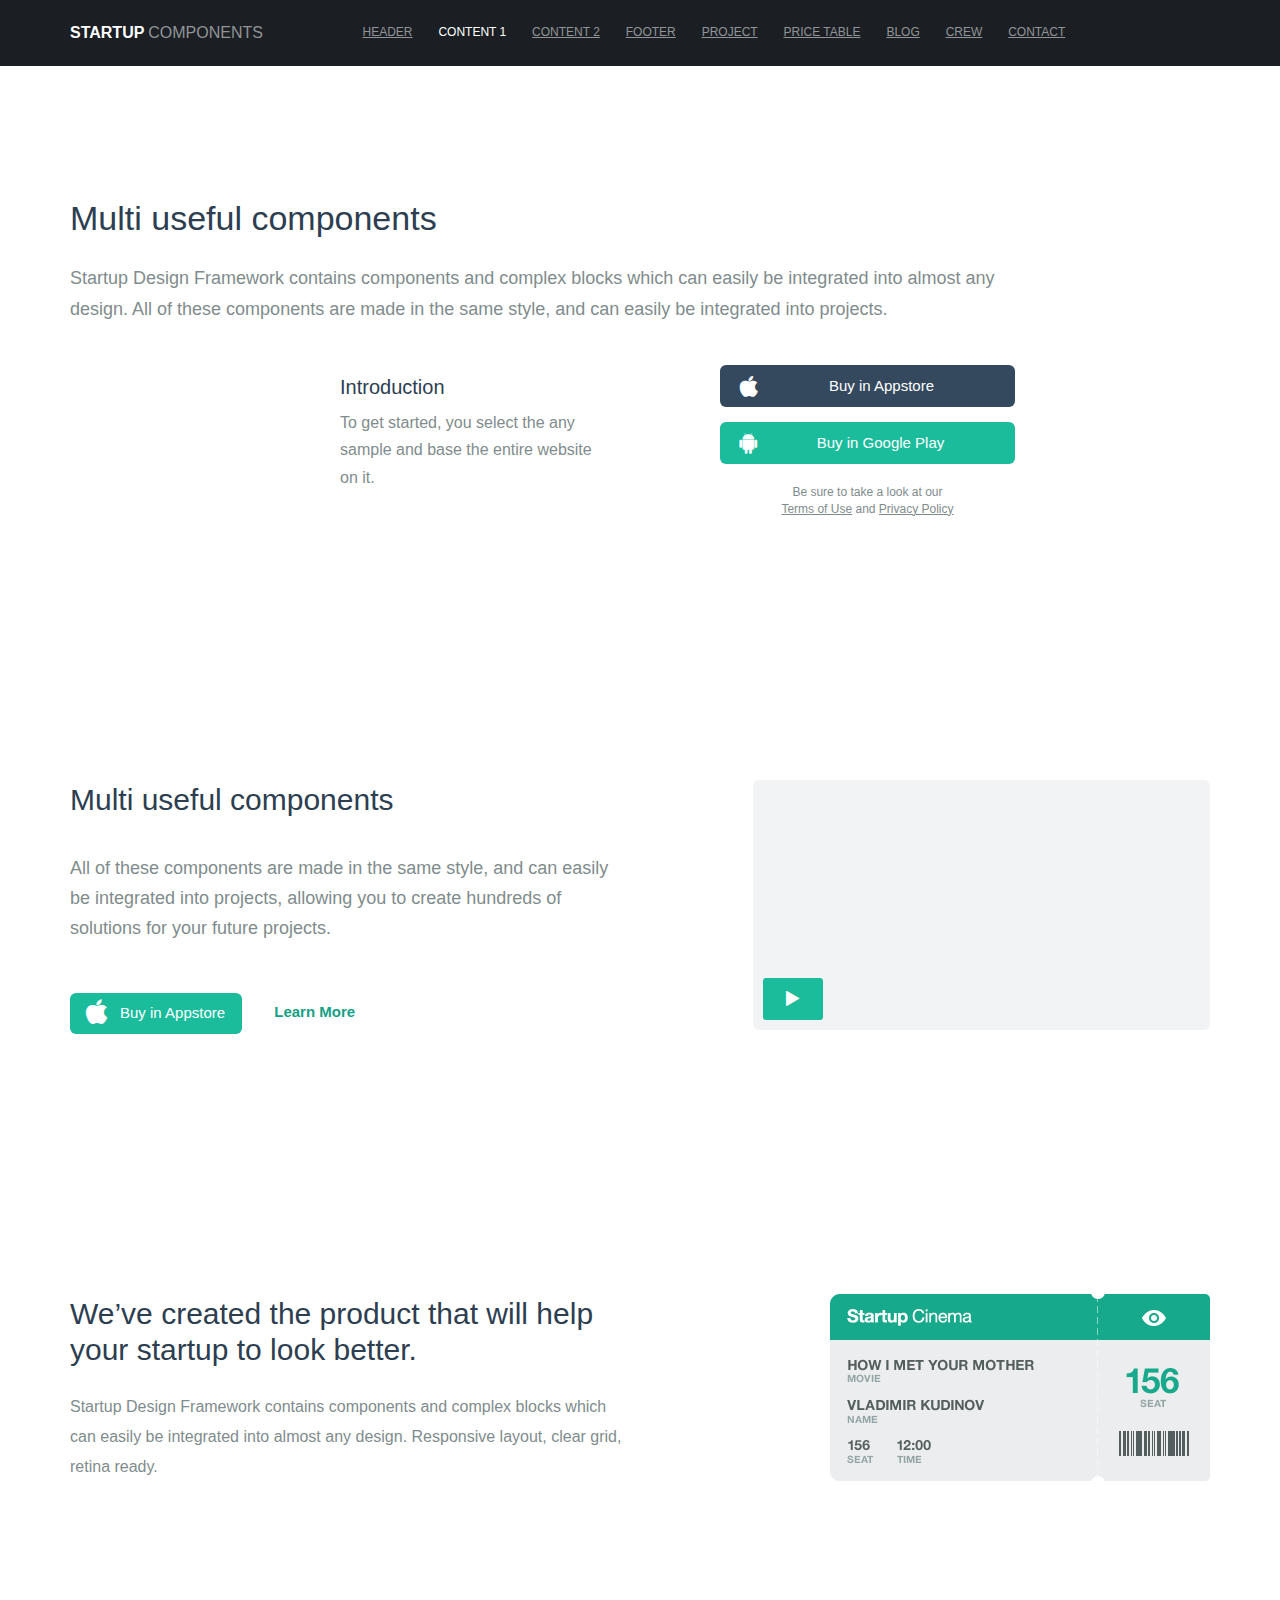
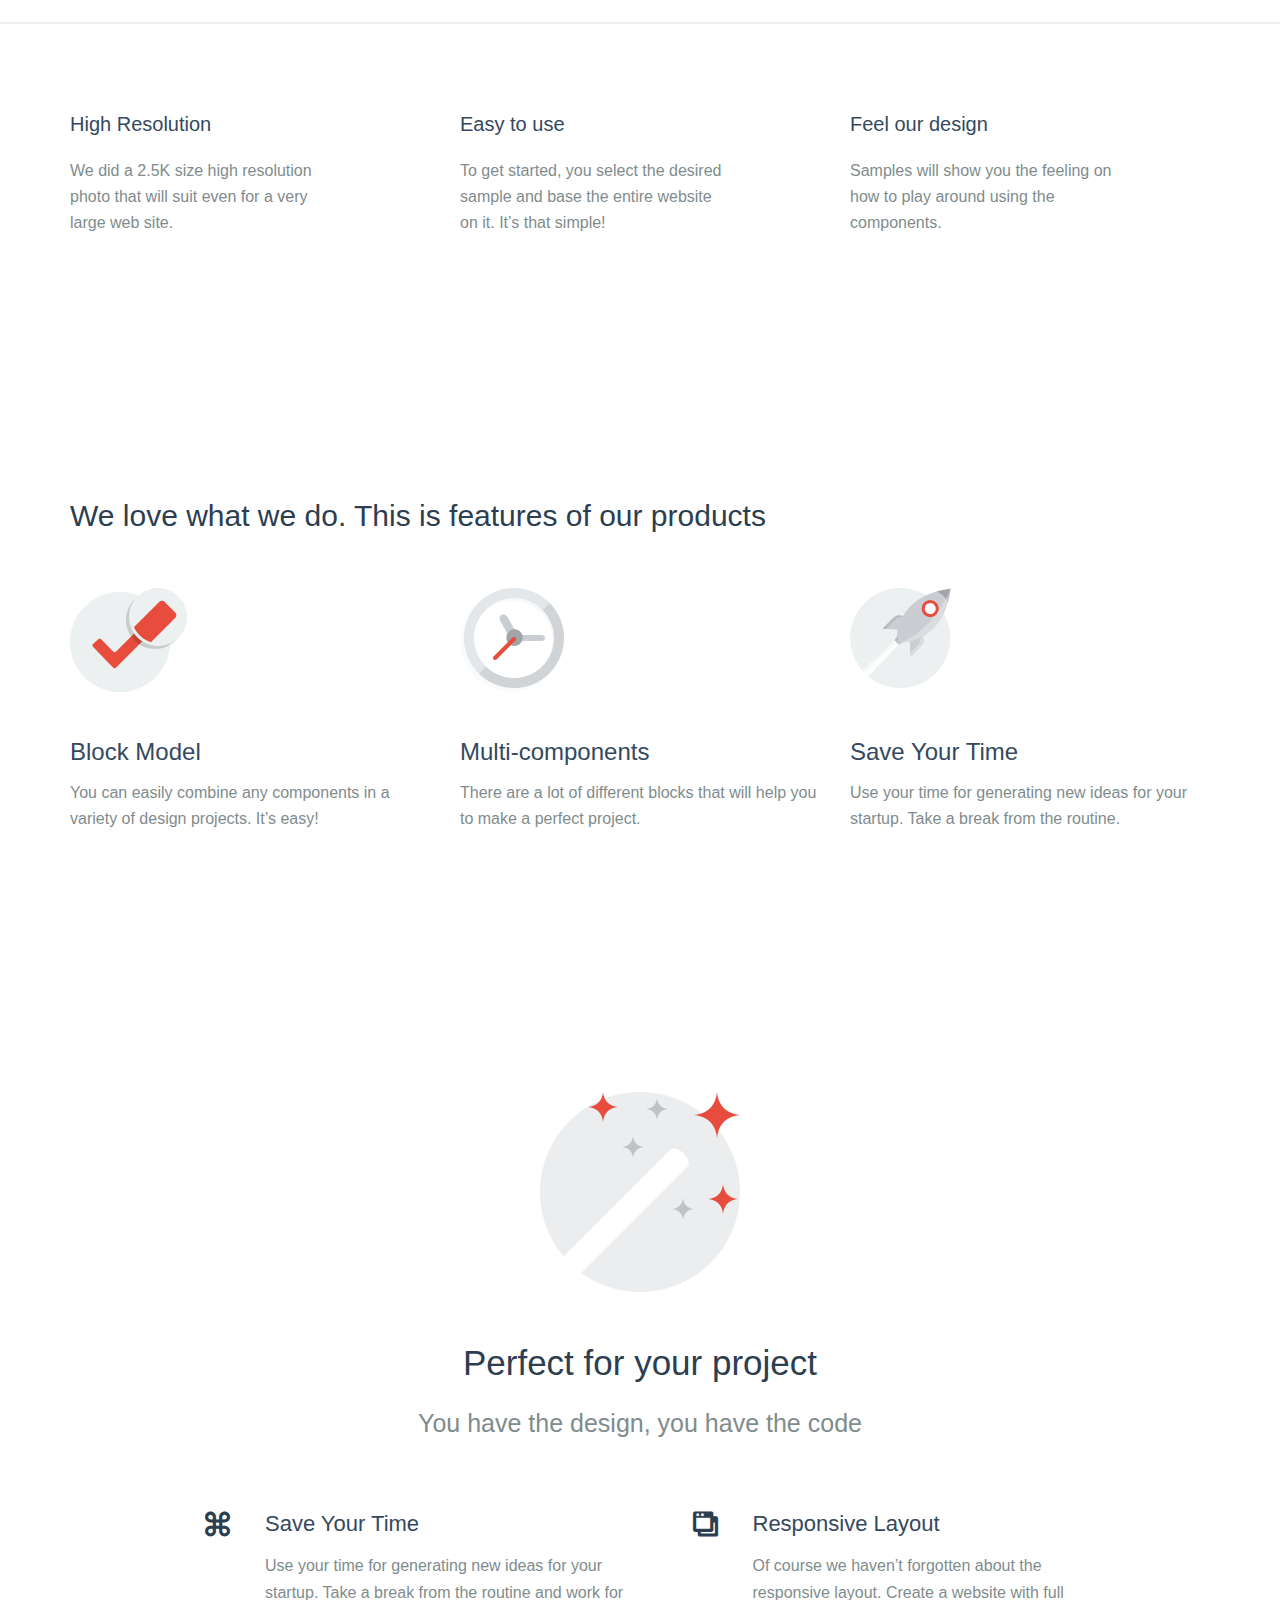
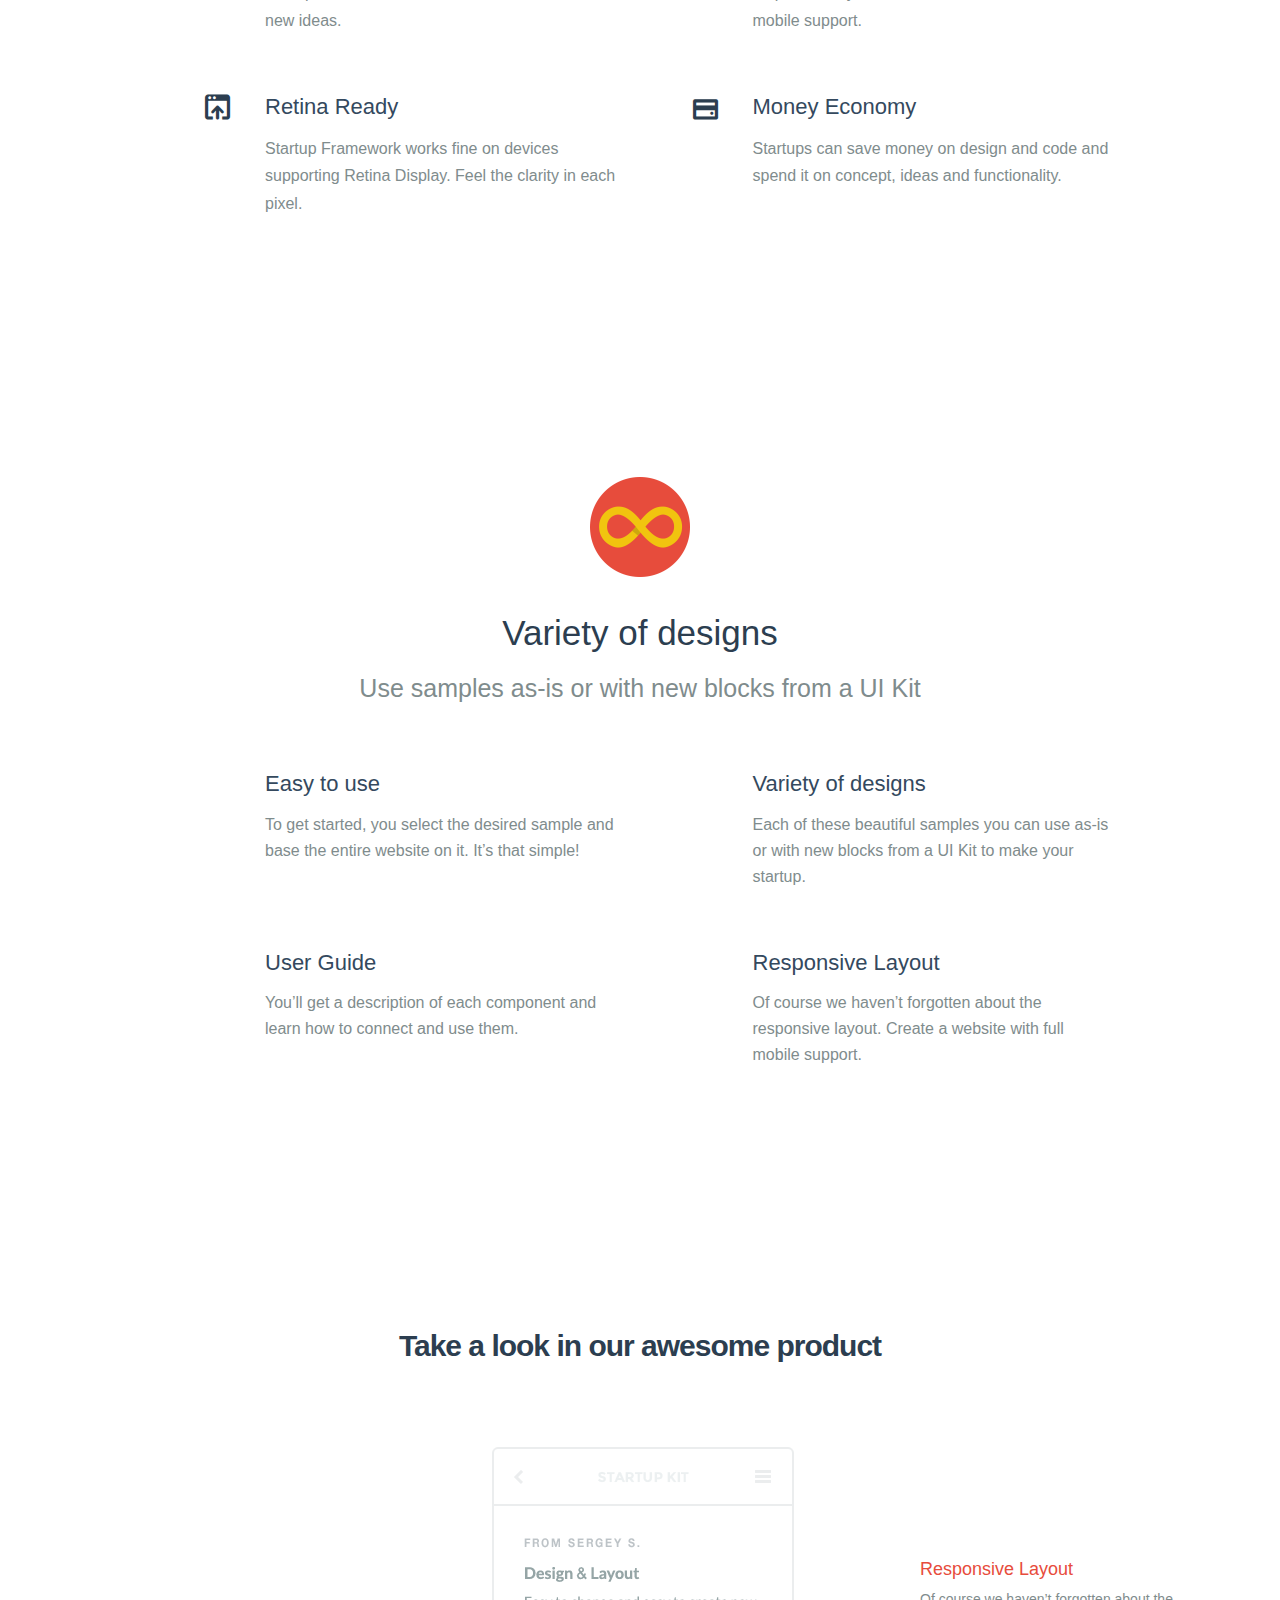
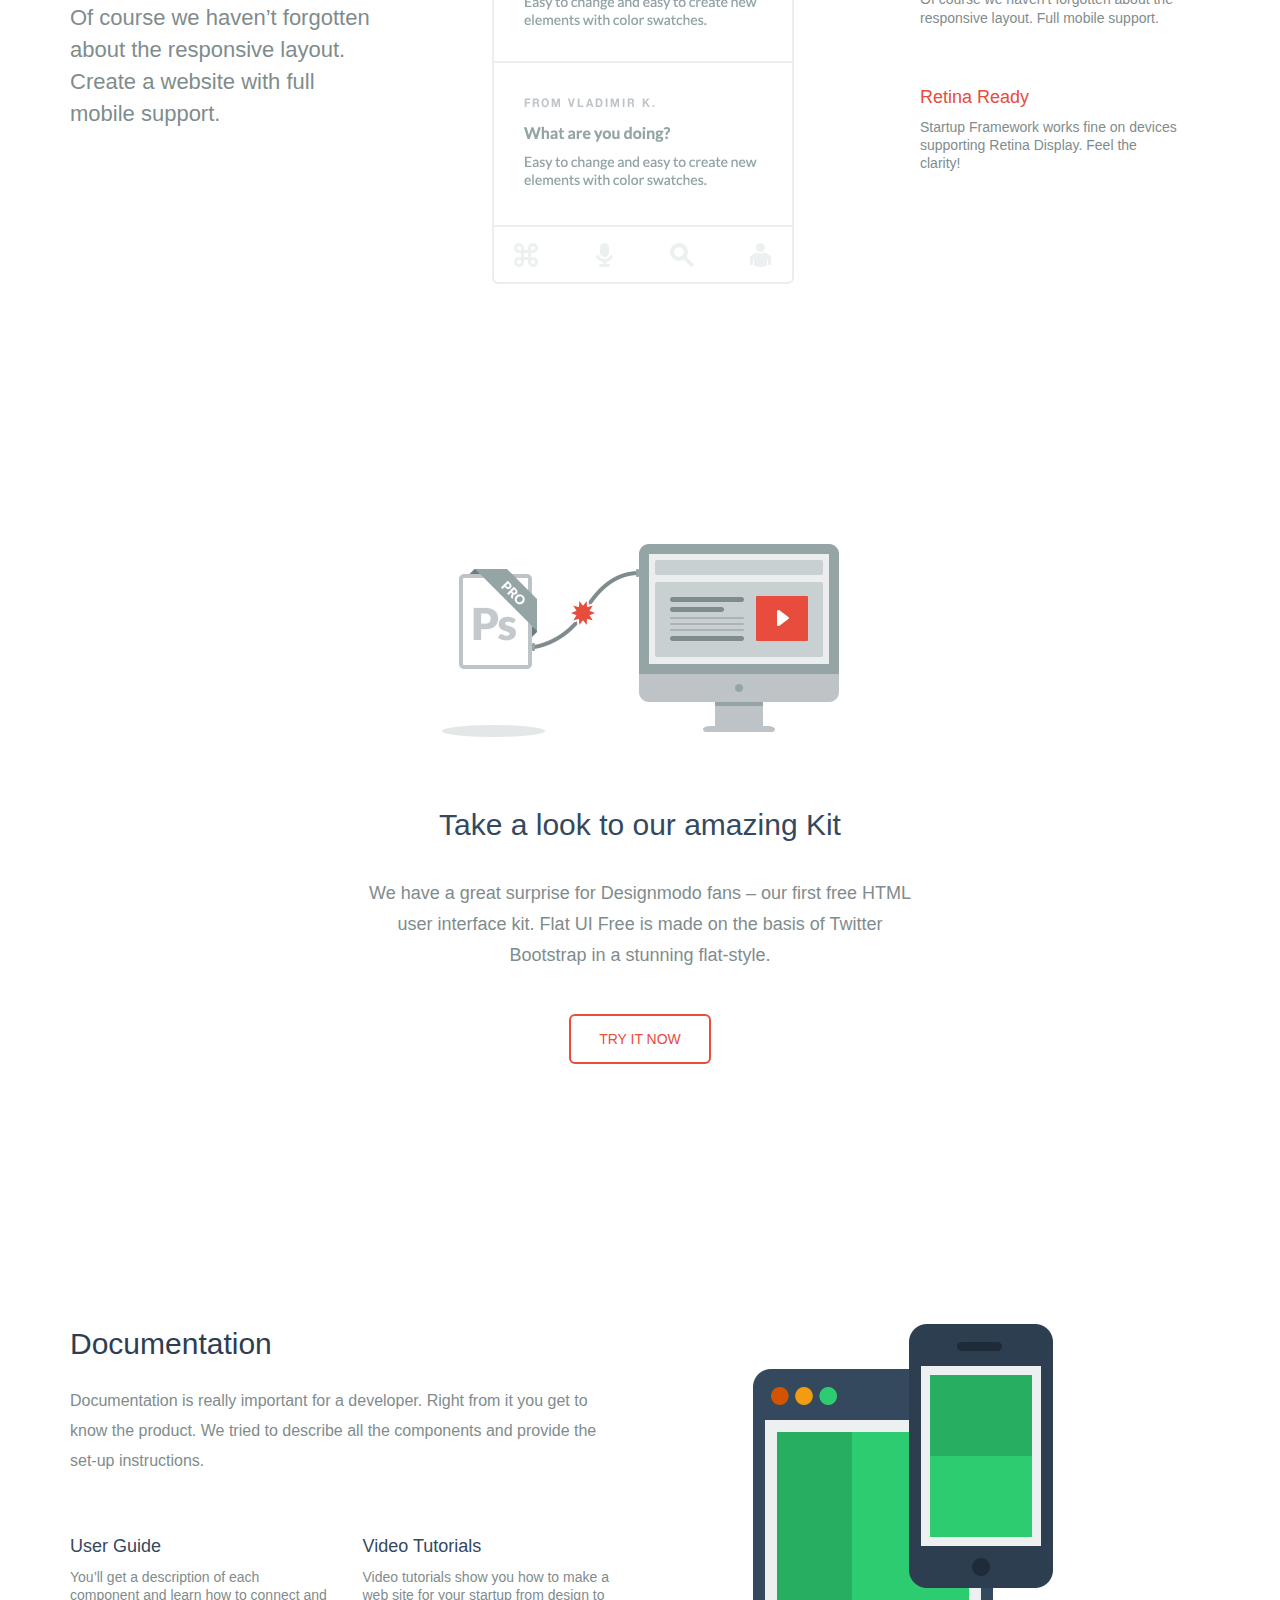
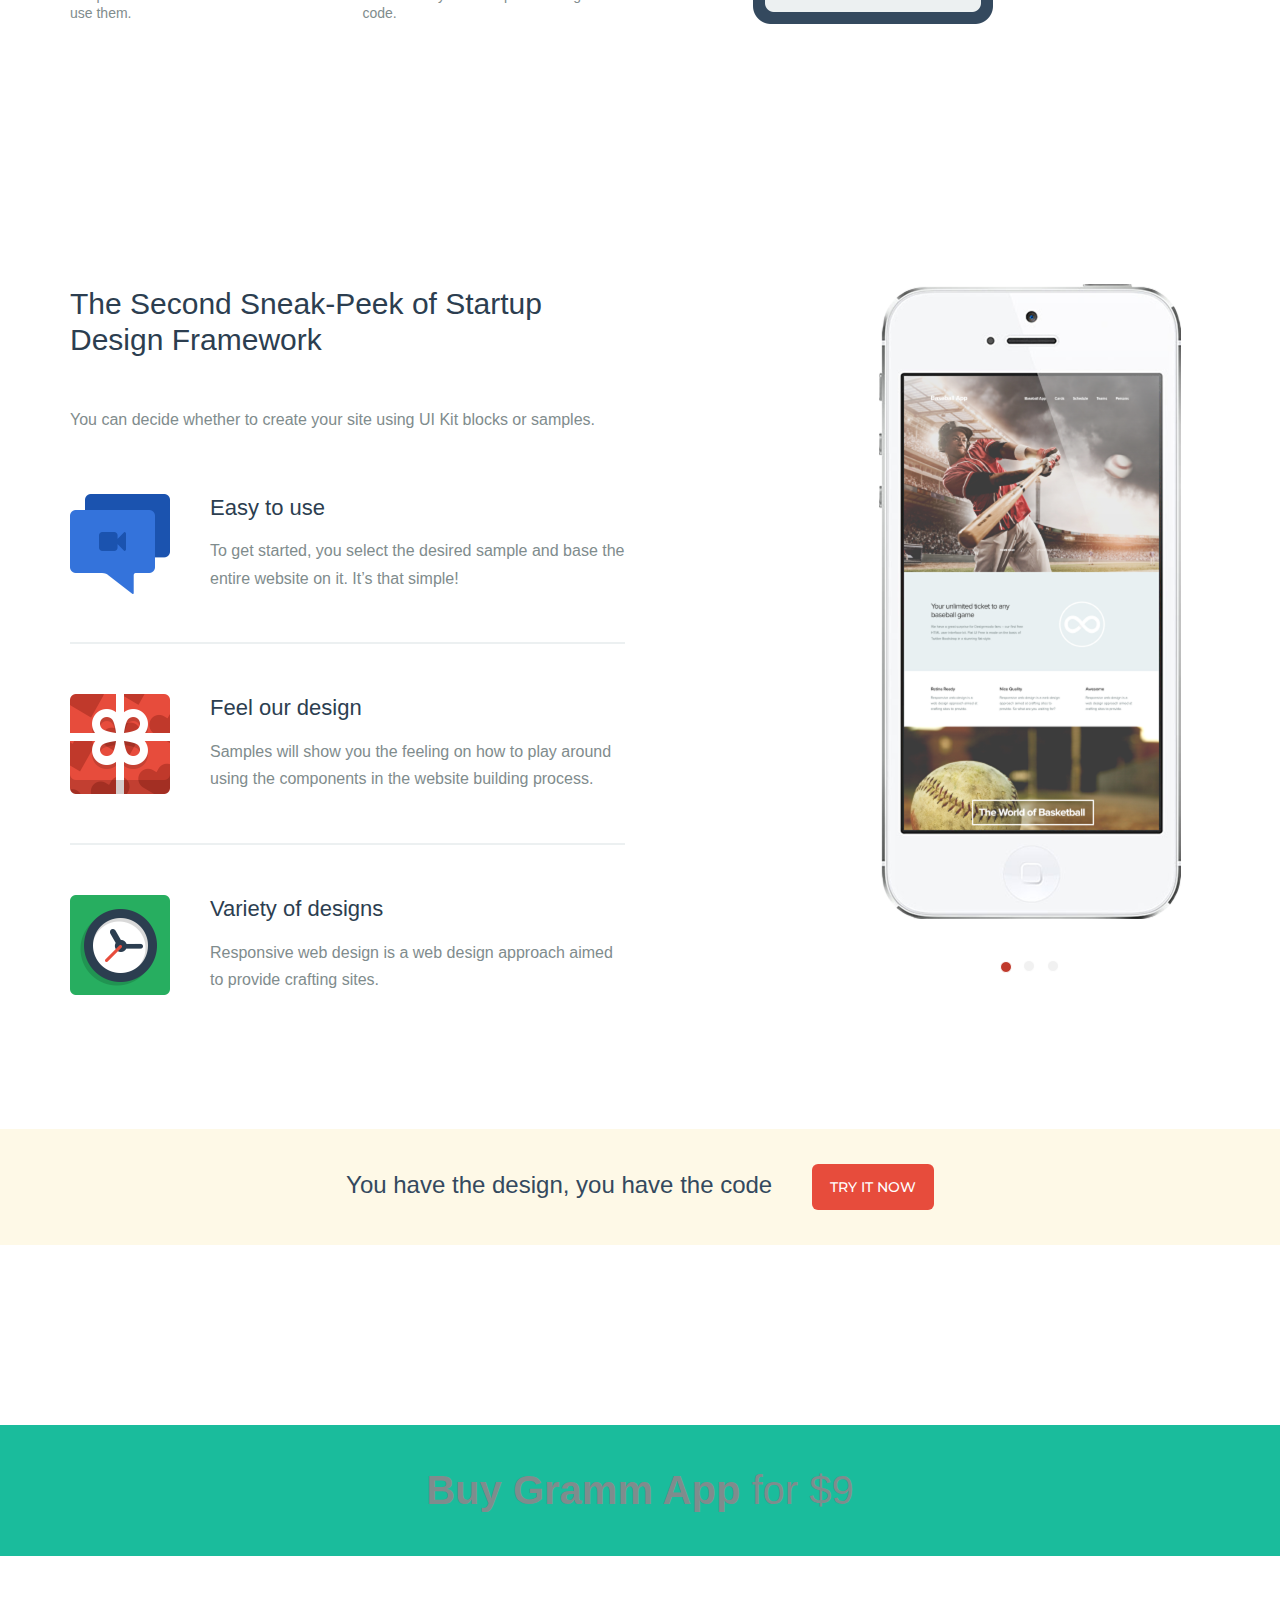
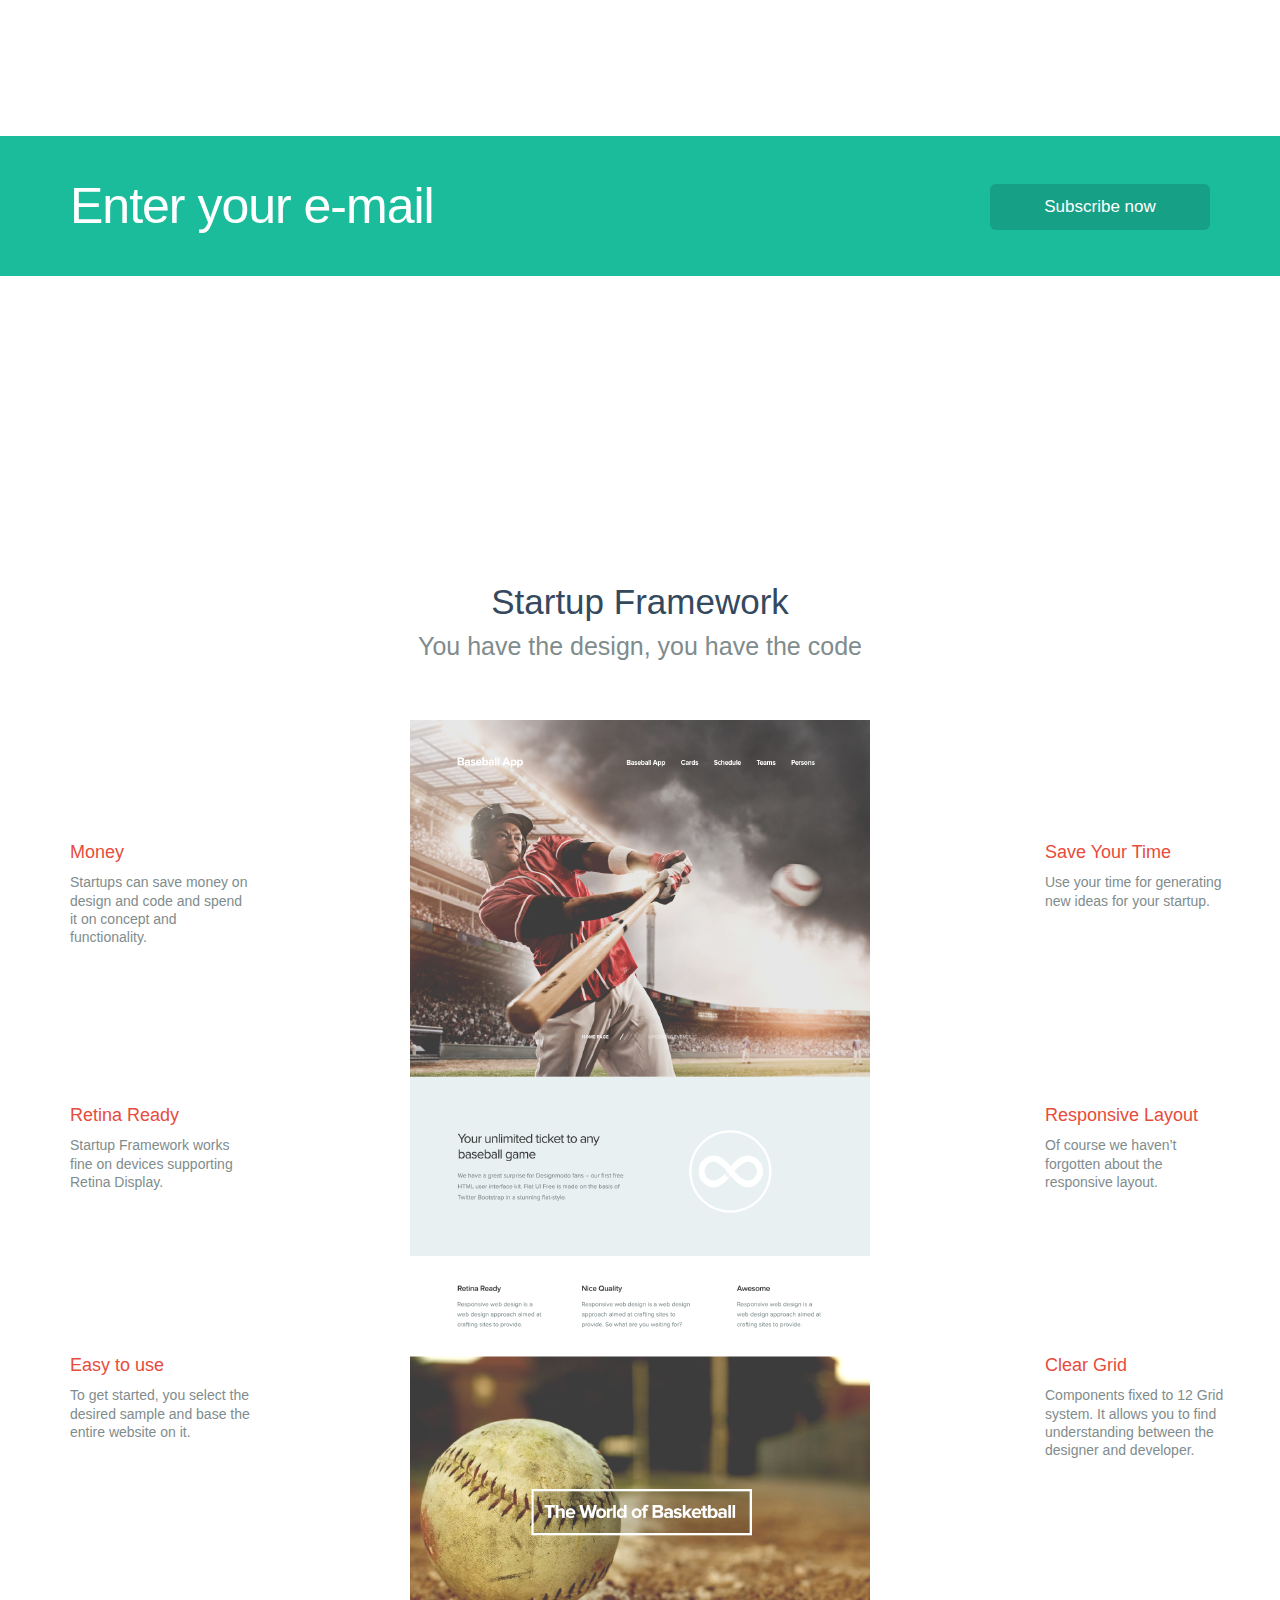
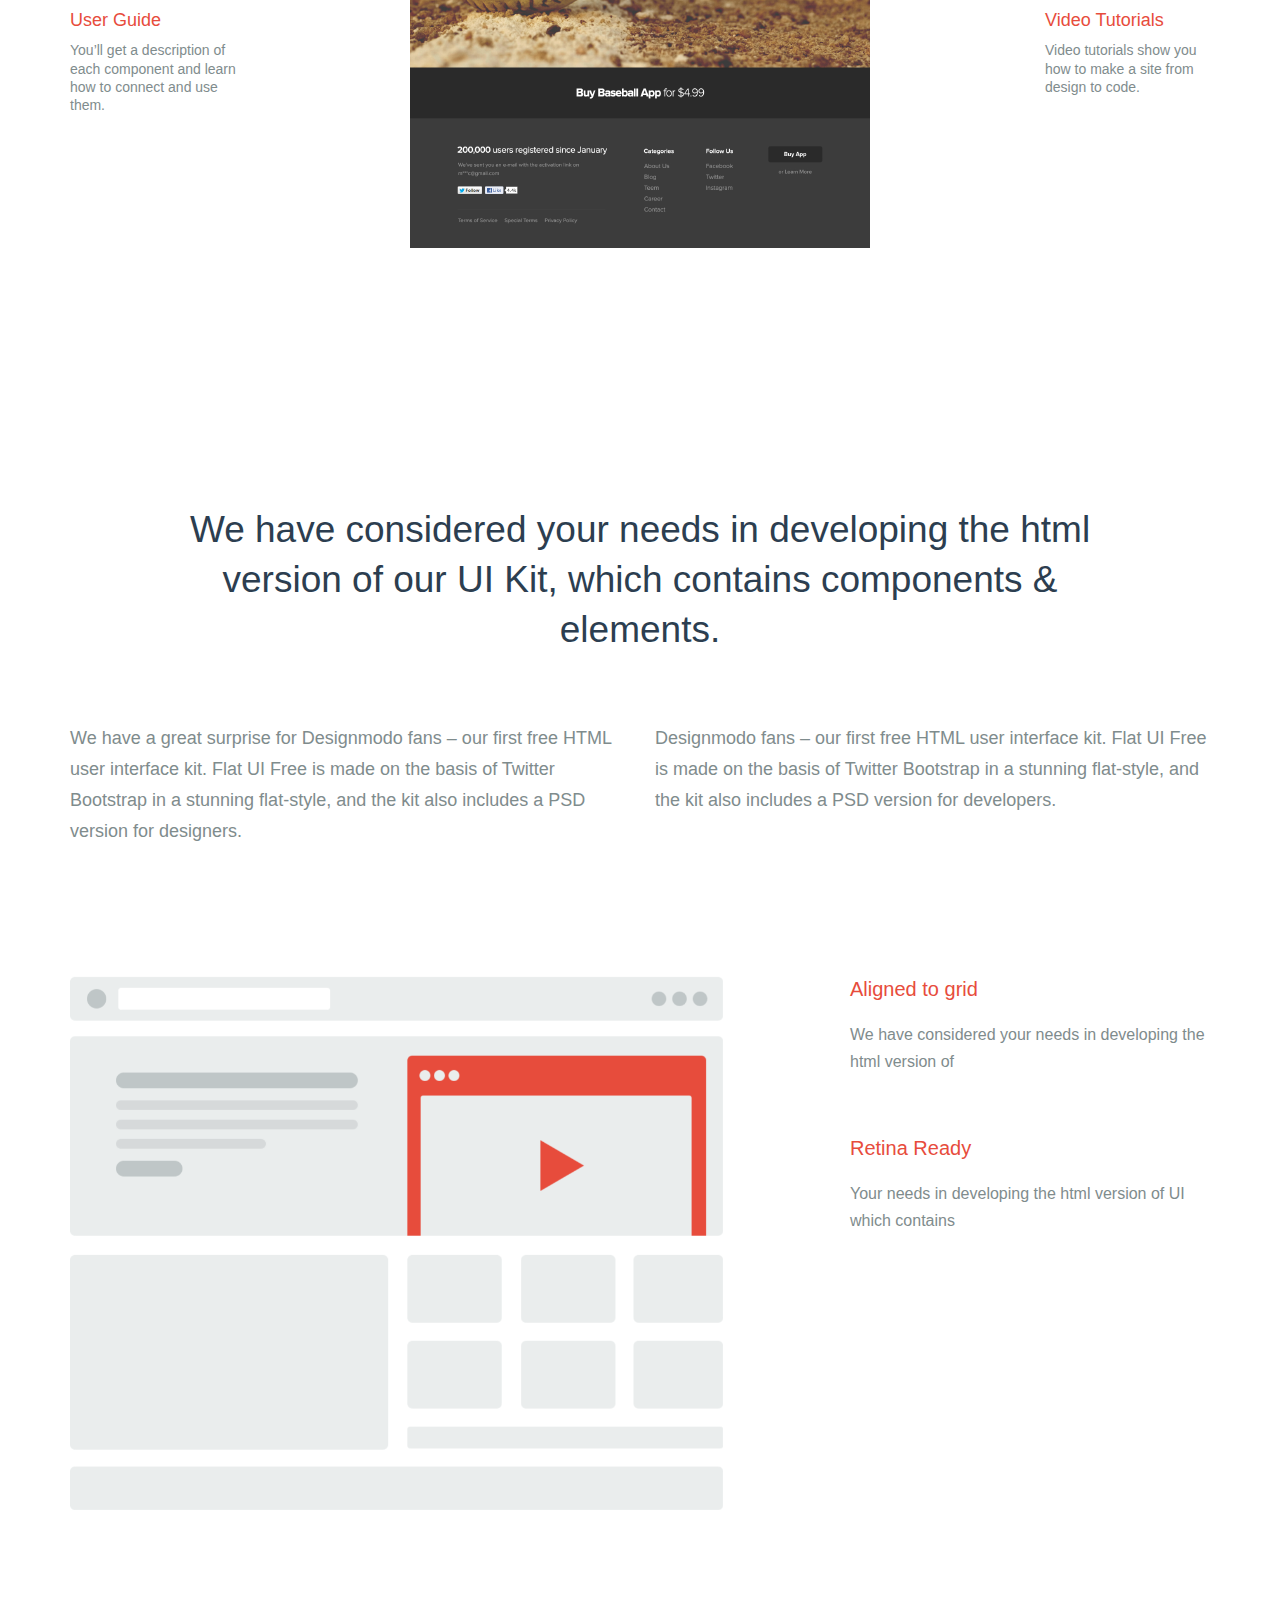
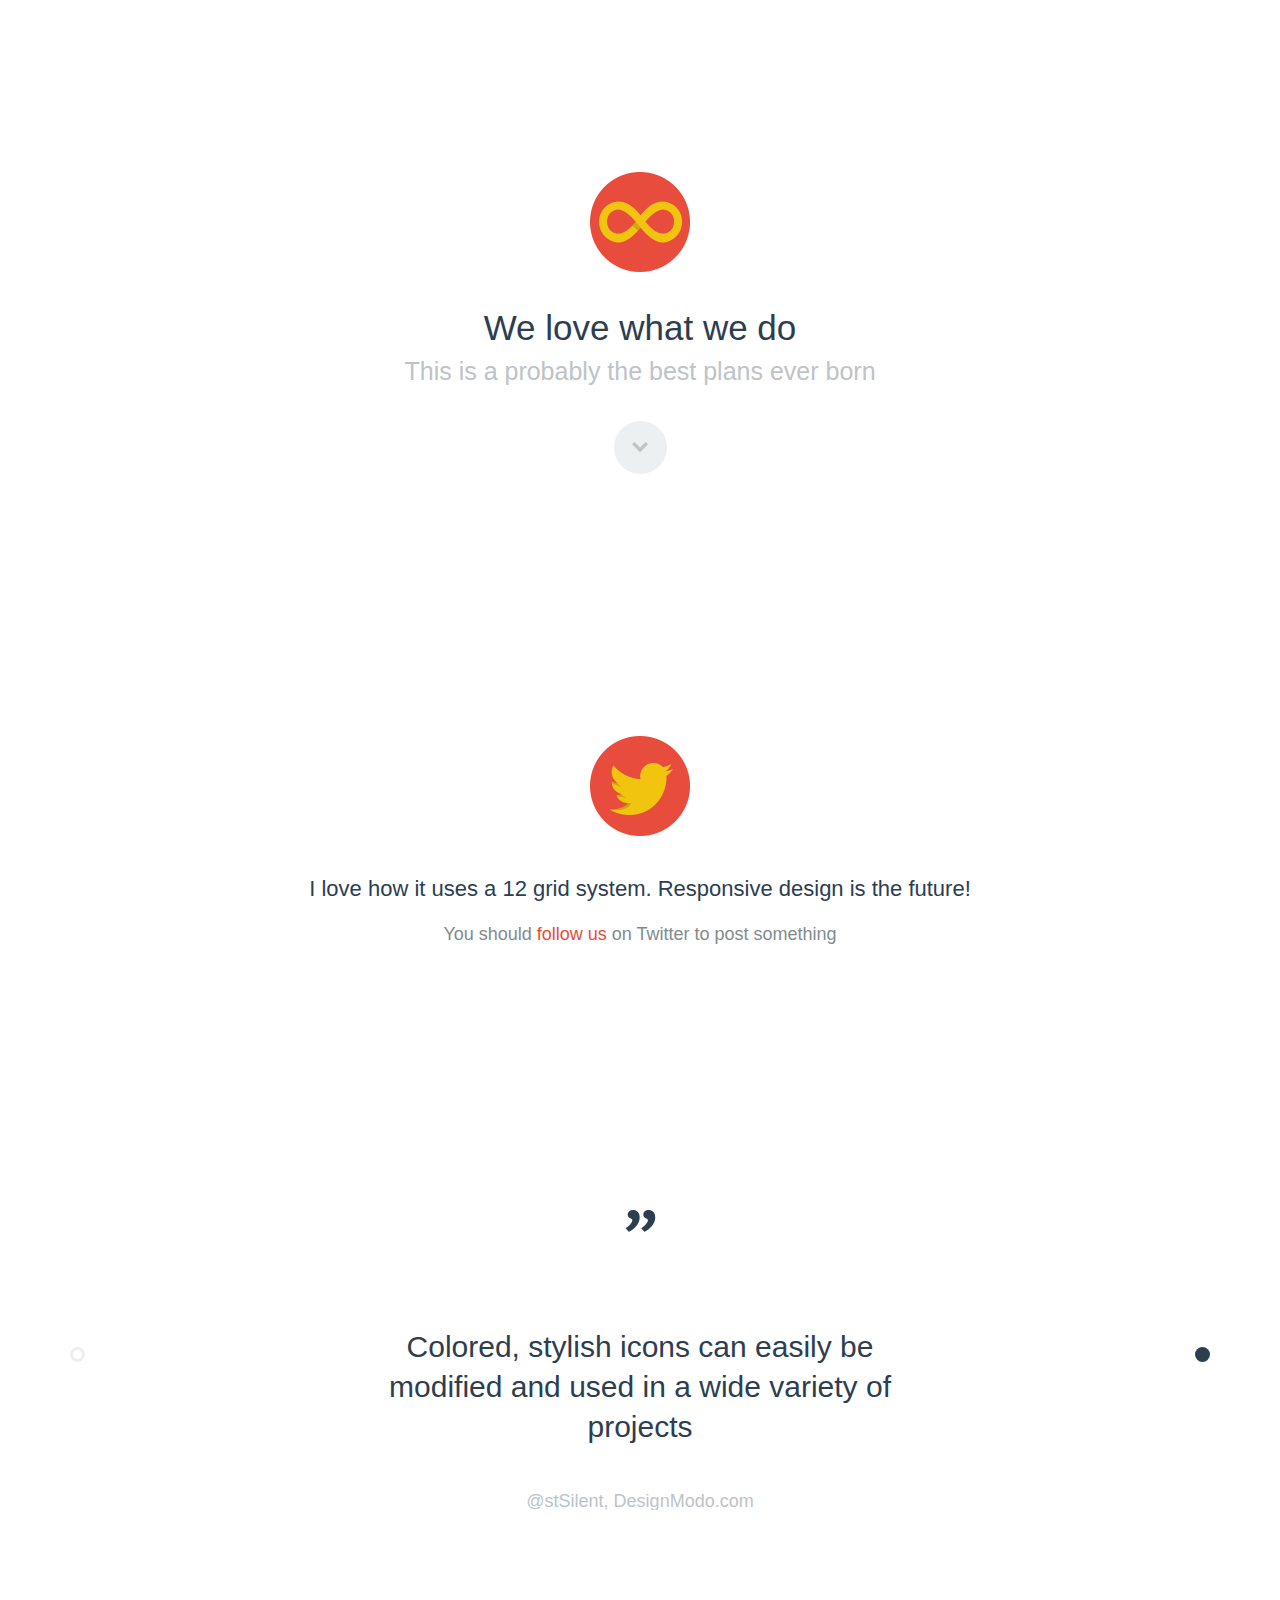
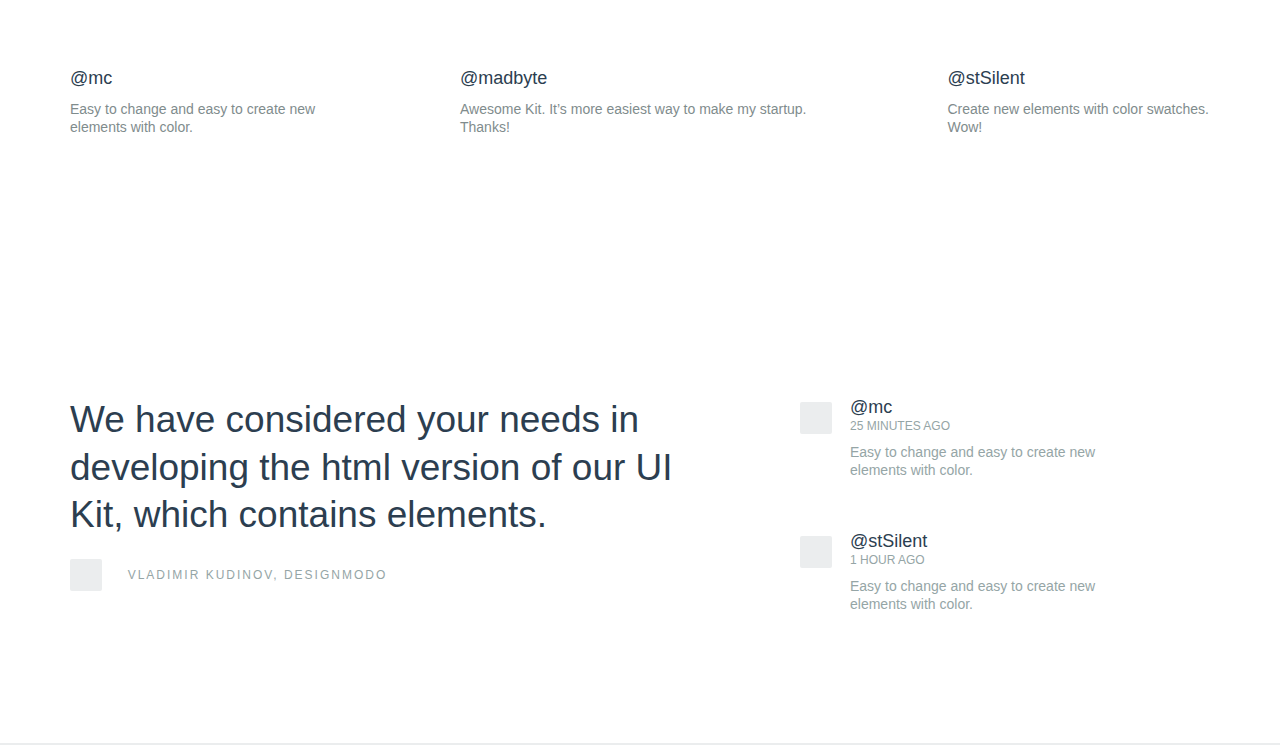
<file: LP/ui-kit/ui-kit-content/index.html>
<!DOCTYPE html>
<html lang="en">
  <head>
    <meta charset="utf-8">
    <title>Content</title>
    <meta name="apple-mobile-web-app-capable" content="yes" />
    <meta name="viewport" content="width=device-width, initial-scale=1.0, maximum-scale=1.0, user-scalable=no" />
    <meta name="apple-mobile-web-app-status-bar-style" content="black" />
    <link rel="shortcut icon" href="../../flat-ui/images/favicon.ico">
    <link rel="stylesheet" href="../../flat-ui/bootstrap/css/bootstrap.css">
    <link rel="stylesheet" href="../../flat-ui/css/flat-ui.css">
    <!-- Using only with Flat-UI (free)-->
    <link rel="stylesheet" href="../../common-files/css/icon-font.css">
    <!-- end -->
    <link rel="stylesheet" href="../../common-files/css/animations.css">
    <link rel="stylesheet" href="../ui-kit-content/css/ui-kit-styles.css">
  </head>
  <body>
    <nav class="dockbar navbar-fixed-top" id="header-dockbar">
      <menu class="main-menu">
        <div class="container">
          <div class="row">
            <a href="index.html" class="man-brand col-sm-3">
              <span class="logotype">Startup</span>
              <span class="doc-title">components</span>
            </a>
            <button id="open-close-menu" class="menu-btn btn-inverse"><span class="fui-list"></span>
            </button>
            <dl class="col-sm-8">
              <dd><a href="../ui-kit-header/index.html">header</a>
              </dd>
              <dd><a class="active">content 1</a>
              </dd>
              <dd><a href="../ui-kit-content/index2.html">content 2</a>
              </dd>
              <dd><a href="../ui-kit-footer/index.html">footer</a>
              </dd>
              <dd><a href="../ui-kit-projects/index.html">project</a>
              </dd>
              <dd><a href="../ui-kit-price/index.html">price table</a>
              </dd>
              <dd><a href="../ui-kit-blog/index.html">blog</a>
              </dd>
              <dd><a href="../ui-kit-crew/index.html">crew</a>
              </dd>
              <dd><a href="../ui-kit-contacts/index.html">contact</a>
              </dd>
            </dl>
          </div>
        </div>
      </menu>
      <menu class="colapsed-menu">
        <dl>
          <dd><a href="../ui-kit-header/index.html">header</a>
          </dd>
          <dd><a class="active">content 1</a>
          </dd>
          <dd><a href="../ui-kit-content/index2.html">content 2</a>
          </dd>
          <dd><a href="../ui-kit-footer/index.html">footer</a>
          </dd>
          <dd><a href="../ui-kit-projects/index.html">project</a>
          </dd>
          <dd><a href="../ui-kit-price/index.html">price table</a>
          </dd>
          <dd><a href="../ui-kit-blog/index.html">blog</a>
          </dd>
          <dd><a href="../ui-kit-crew/index.html">crew</a>
          </dd>
          <dd><a href="../ui-kit-contacts/index.html">contact</a>
          </dd>
        </dl>
      </menu>
    </nav>
    <div class="page-wrapper">
      <!-- content-1 -->
      <section class="content-1">
        <div class="container">
          <div class="row">
            <div class="col-sm-10">
              <h3>Multi useful components</h3>
              <p>
                Startup Design Framework contains components and complex blocks which can easily be integrated into almost any design. All of these components are made in the same style, and can easily be integrated into projects.
              </p>
              <div class="row box-video">
                <div class="col-sm-7">
                  <div class="player">
                    <iframe id="pPlayer" src="http://player.vimeo.com/video/80282064?title=0&amp;byline=0&amp;portrait=0&amp;api=1&amp;player_id=pPlayer" frameborder="0" webkitallowfullscreen mozallowfullscreen allowfullscreen></iframe>
                  </div>
                  <h6>Introduction</h6>
                  <p>To get started, you select the any sample and base the entire website on it.</p>
                </div>
                <div class="col-sm-4 col-sm-offset-1">
                  <div class="btns">
                    <a class="btn btn-inverse" href="#"><span class="fui-apple"> </span>Buy in Appstore</a>
                    <a class="btn btn-primary" href="#"><span class="fui-android"> </span>Buy in Google Play</a>
                  </div>
                  <div class="additional-links">
                    Be sure to take a look at our
                    <br class="hidden-xs">
                    <a href="#">Terms of Use</a> and <a href="#">Privacy Policy</a>
                  </div>
                </div>
              </div>
            </div>
          </div>
        </div>
      </section>
      <!-- content-2 -->
      <section class="content-2">
        <div class="container">
          <div class="row">
            <div class="col-sm-6">
              <h3>Multi useful components</h3>
              <p>All of these components are made in the same style, and can easily be integrated into projects, allowing you to create hundreds of solutions for your future projects.
              </p>
              <div class="btns">
                <a class="btn btn-primary" href="#"><span class="fui-apple"> </span>Buy in Appstore</a>
                <a href="#"><b>Learn More</b></a>
              </div>
            </div>
            <div class="col-sm-5 col-sm-offset-1">
              <div class="player">
                <div class="btn btn-primary btn-play fui-play"></div>
              </div>
            </div>
          </div>
        </div>
      </section>
      <!-- content-3 -->
      <section class="content-3">
        <div>
          <div class="container">
            <div class="row">
              <div class="col-sm-6 aligment">
                <h3>We’ve created the product that will help your startup to look better.</h3>
                <p>
                  Startup Design Framework contains components and complex blocks which can easily be integrated into almost any design. Responsive layout, clear grid, retina ready.
                </p>
              </div>
              <div class="col-sm-6">
                <div class="img">
                  <img src="../../common-files/img/content/ticket-green@2x.png" alt="">
                </div>
              </div>
            </div>
          </div>
          <div class="delimiter">&nbsp;</div>
          <div class="container">
            <div class="row features">
              <div class="col-sm-3">
                <h6>High Resolution</h6>
                <p>We did a 2.5K size high resolution photo that will suit even for a very large web site.</p>
              </div>
              <div class="col-sm-3 col-sm-offset-1">
                <h6>Easy to use</h6>
                <p>To get started, you select the desired sample and base the entire website on it. It’s that simple!
                </p>
              </div>
              <div class="col-sm-3 col-sm-offset-1">
                <h6>Feel our design</h6>
                <p>Samples will show you the feeling on how to play around using the components.</p>
              </div>
            </div>
          </div>
        </div>
      </section>
      <!-- content-4 -->
      <section class="content-4">
        <div class="container">
          <h3>We love what we do. This is features of our products</h3>
          <div class="row features">
            <div class="col-sm-4">
              <img src="../../common-files/icons/retina-ready-s@2x.png" alt="" width="117" height="104">
              <h6>Block Model</h6>
              <p>You can easily combine any components in a variety of design projects. It’s easy!</p>
            </div>
            <div class="col-sm-4">
              <img src="../../common-files/icons/clock@2x.png" alt="" width="104" height="104">
              <h6>Multi-components</h6>
              <p>There are a lot of different blocks that will help you to make a perfect project.</p>
            </div>
            <div class="col-sm-4">
              <img src="../../common-files/icons/rocket@2x.png" alt="" width="101" height="101">
              <h6>Save Your Time</h6>
              <p>Use your time for generating new ideas for your startup. Take a break from the routine.</p>
            </div>
          </div>
        </div>
      </section>
      <!-- content-5 -->
      <section class="content-5">
        <div class="container">
          <img src="../../common-files/icons/magic-wand@2x.png" width="200" height="200" alt="">
          <div class="row">
            <div class="col-sm-10 col-sm-offset-1">
              <h3>Perfect for your project</h3>
              <p class="lead">You have the design, you have the code</p>
            </div>
          </div>
          <div class="row features">
            <div class="col-sm-4 col-sm-offset-2">
              <span class="fui-cmd"> </span>
              <h6>Save Your Time</h6>
              <p>Use your time for generating new ideas for your startup. Take a break from the routine and work for new ideas.</p>
            </div>
            <div class="col-sm-4 col-sm-offset-1">
              <span class="fui-windows"> </span>
              <h6>Responsive Layout</h6>
              <p>Of course we haven’t forgotten about the responsive layout. Create a website with full mobile support.
              </p>
            </div>
          </div>
          <div class="row features">
            <div class="col-sm-4 col-sm-offset-2">
              <span class="fui-upload"> </span>
              <h6>Retina Ready</h6>
              <p>Startup Framework works fine on devices supporting Retina Display. Feel the clarity in each pixel.
              </p>
            </div>
            <div class="col-sm-4 col-sm-offset-1">
              <span class="fui-credit-card"> </span>
              <h6>Money Economy</h6>
              <p>Startups can save money on design and code and spend it on concept, ideas and functionality.</p>
            </div>
          </div>
        </div>
      </section>
      <!-- content-6 -->
      <section class="content-6 v-center">
        <div>
          <div class="container">
            <h3><img src="../../common-files/icons/Infinity-Loop@2x.png" width="100" height="100" alt=""> Variety of designs </h3>
            <p class="lead">Use samples as-is or with new blocks from a UI Kit</p>
            <div class="row features">
              <div class="col-sm-4 col-sm-offset-2">
                <h6>Easy to use</h6>
                <p>To get started, you select the desired sample and base the entire website on it. It’s that simple!</p>
              </div>
              <div class="col-sm-4 col-sm-offset-1">
                <h6>Variety of designs</h6>
                <p>Each of these beautiful samples you can use as-is or with new blocks from a UI Kit to make your startup.
                </p>
              </div>
            </div>
            <div class="row features">
              <div class="col-sm-4 col-sm-offset-2">
                <h6>User Guide</h6>
                <p>You’ll get a description of each component and learn how to connect and use them.</p>
              </div>
              <div class="col-sm-4 col-sm-offset-1">
                <h6>Responsive Layout</h6>
                <p>Of course we haven’t forgotten about the responsive layout. Create a website with full mobile support.
                </p>
              </div>
            </div>
          </div>
        </div>
      </section>
      <!-- content-7 -->
      <section class="content-7 v-center">
        <div>
          <div class="container">
            <h3>Take a look in our awesome product</h3>
            <div class="row v-center">
              <div class="col-sm-3">
                <div>
                  Of course we haven’t forgotten about the responsive layout. Create a website with full mobile support.
                </div>
              </div>
              <div class="col-sm-4">
                <div class="col-sm-offset-1">
                  <div class="screen-wrapper">
                    <div class="screen">
                      <img src="../../common-files/img/content/screen-popup.png" alt="">
                      <img src="../../common-files/img/content/screen.png" alt="">
                    </div>
                  </div>
                </div>
              </div>
              <div class="col-sm-3">
                <div class="col-sm-offset-2">
                  <h6>Responsive Layout</h6>
Of course we haven’t forgotten about the responsive layout. Full mobile support.
                  <h6>Retina Ready</h6>
Startup Framework works fine on devices supporting Retina Display. Feel the clarity!
                </div>
              </div>
            </div>
          </div>
        </div>
      </section>
      <!-- content-8 -->
      <section class="content-8">
        <div>
          <div class="container">
            <div class="img">
              <img src="../../common-files/img/content/img-1@2x.png" alt="">
            </div>
            <h3>Take a look to our amazing Kit</h3>
            <div class="row">
              <div class="col-sm-6 col-sm-offset-3">
                <p>We have a great surprise for Designmodo fans – our first free HTML user interface kit. Flat UI Free is made on the basis of Twitter Bootstrap in a stunning flat-style.
                </p>
                <a class="btn btn-large btn-clear" href="#">TRY IT NOW</a>
              </div>
            </div>
          </div>
        </div>
      </section>
      <!-- content-9 -->
      <section class="content-9">
        <div class="container">
          <div class="row">
            <div class="col-sm-6">
              <h3>Documentation</h3>
              <p>Documentation is really important for a developer. Right from it you get to know the product. We tried to describe all the components and provide the set-up instructions.
              </p>
              <div class="row">
                <div class="col-sm-6 info">
                  <h6>User Guide</h6>
You’ll get a description of each component and learn how to connect and use them.
                </div>
                <div class="col-sm-6 info">
                  <h6>Video Tutorials</h6>
Video tutorials show you how to make a web site for your startup from design to code.
                </div>
              </div>
            </div>
            <div class="col-sm-5 col-sm-offset-1 hidden-xs">
              <img src="../../common-files/icons/browser-iphone@2x.png" width="300" height="300" alt="">
            </div>
          </div>
        </div>
      </section>
      <!-- content-10 -->
      <section class="content-10">
        <div class="container">
          <div class="row">
            <div class="col-sm-6">
              <h3>The Second Sneak-Peek
                    of Startup Design Framework</h3>
              <p>You can decide whether to create your site using UI Kit blocks or samples.</p>
              <div class="features">
                <div class="box">
                  <img src="../../common-files/icons/retina@2x.png" width="100" height="100" alt="">
                  <h6>Easy to use</h6>
                  <p>To get started, you select the desired sample and base the entire website on it. It’s that simple!
                  </p>
                </div>
                <div class="box">
                  <img src="../../common-files/icons/Gift-Box@2x.png" width="100" height="100" alt="">
                  <h6>Feel our design</h6>
                  <p>Samples will show you the feeling on how to play around using the components in the website building process.</p>
                </div>
                <div class="box">
                  <img src="../../common-files/icons/time@2x.png" width="100" height="100" alt="">
                  <h6>Variety of designs</h6>
                  <p>Responsive web design is a web design approach aimed to provide crafting sites.</p>
                </div>
              </div>
            </div>
            <div class="col-sm-4 col-sm-offset-2 text-center">
              <div id="c-10_myCarousel" class="carousel slide">
                <div class="carousel-inner">
                  <div class="item active">
                    <img src="../../common-files/img/content/iphone@2x.png" width="302" height="635" alt="">
                  </div>
                  <div class="item">
                    <img src="../../common-files/img/content/iphone@2x.png" width="302" height="635" alt="">
                  </div>
                  <div class="item">
                    <img src="../../common-files/img/content/iphone@2x.png" width="302" height="635" alt="">
                  </div>
                </div>
                <ol class="carousel-indicators">
                  <li data-target="#c-10_myCarousel" data-slide-to="0" class="active"></li>
                  <li data-target="#c-10_myCarousel" data-slide-to="1"></li>
                  <li data-target="#c-10_myCarousel" data-slide-to="2"></li>
                </ol>
              </div>
            </div>
          </div>
        </div>
      </section>
      <!-- content-11 -->
      <section class="content-11">
        <div class="container">
          <span>You have the design, you have the code</span>
          <a class="btn btn-large btn-danger" href="#">TRY IT NOW</a>
        </div>
      </section>
      <div class="delimiter-big"></div>
      <!-- content-12 -->
      <section class="content-12">
        <a class="wide btn-wide" href="#"><b>Buy Gramm App</b> for $9</a>
      </section>
      <div class="delimiter-big"></div>
      <!-- content-13 -->
      <section class="content-13 subscribe-form bg-turquoise">
        <div class="container">
          <div class="row">
            <form>
              <div class="col-sm-8">
                <input type="text" placeholder="Enter your e-mail" spellcheck="false">
              </div>
              <div class="col-sm-4">
                <button class="btn btn-large btn-primary" type="submit">
                  Subscribe now
                </button>
              </div>
            </form>
          </div>
        </div>
      </section>
      <div class="delimiter-big"></div>
      <!-- content-14 -->
      <section class="content-14 v-center">
        <div>
          <div class="container">
            <h3>Startup Framework</h3>
            <p class="lead">You have the design, you have the code</p>
            <div class="row features">
              <div class="col-sm-2">
                <div class="box-1">
                  <h6>Money</h6>
Startups can save money on design and code and spend it on concept and functionality.
                </div>
                <div class="box-2">
                  <h6>Retina Ready</h6>
Startup Framework works fine on devices supporting Retina Display.
                </div>
                <div class="box-3">
                  <h6>Easy to use</h6>
To get started, you select the desired sample and base the entire website on it.
                </div>
                <div class="box-4">
                  <h6>User Guide</h6>
You’ll get a description of each component and learn how to connect and use them.
                </div>
              </div>
              <div class="col-sm-6 col-sm-offset-1">
                <img src="../../common-files/img/content/page.png" alt="">
              </div>
              <div class="col-sm-2 col-sm-offset-1">
                <div class="box-5">
                  <h6>Save Your Time</h6>
Use your time for generating new ideas for your startup.
                </div>
                <div class="box-6">
                  <h6>Responsive Layout</h6>
Of course we haven’t forgotten about the responsive layout.
                </div>
                <div class="box-7">
                  <h6>Clear Grid</h6>
Components fixed to 12 Grid system. It allows you to find understanding between the designer and developer.
                </div>
                <div class="box-8">
                  <h6>Video Tutorials</h6>
Video tutorials show you how to make a site from design to code.
                </div>
              </div>
            </div>
          </div>
        </div>
      </section>
      <!-- content-15 -->
      <section class="content-15 v-center">
        <div>
          <div class="container">
            <div class="row">
              <h3 class="col-sm-10 col-sm-offset-1">We have considered your needs in developing the html version of our
                    UI Kit, which contains components &amp; elements.
                </h3>
            </div>
            <div class="row">
              <div class="col-sm-6">
                <p>We have a great surprise for Designmodo fans – our first free HTML user interface kit. Flat UI Free is made on the basis of Twitter Bootstrap in a stunning flat-style, and the kit also includes a PSD version for designers.
                </p>
              </div>
              <div class="col-sm-6">
                <p>
                  Designmodo fans – our first free HTML user interface kit. Flat UI Free is made on the basis of Twitter Bootstrap in a stunning flat-style, and the kit also includes a PSD version for developers.
                </p>
              </div>
            </div>
            <div class="row features">
              <div class="col-sm-7">
                <img src="../../common-files/img/content/screen-2@2x.png" width="540" height="441" alt="">
              </div>
              <div class="col-sm-4 col-sm-offset-1">
                <h6>Aligned to grid</h6>
                <p>We have considered your needs in developing the html version of</p>
                <h6>Retina Ready</h6>
                <p>Your needs in developing the html version of UI which contains</p>
              </div>
            </div>
          </div>
        </div>
      </section>
      <!-- content-16 -->
      <section class="content-16 v-center">
        <div>
          <div class="container">
            <h3><img src="../../common-files/icons/Infinity-Loop@2x.png" width="100" height="100" alt=""> We love what we
                do </h3>
            <p class="lead">This is a probably the best plans ever born</p>
          </div>
        </div>
        <a class="control-btn fui-arrow-down" href="#"></a>
      </section>
      <!-- content-17 -->
      <section class="content-17 v-center">
        <div>
          <div class="container">
            <h3><img src="../../common-files/icons/twitter@2x.png" width="100" height="100" alt=""></h3>
            <div id="c-17_myCarousel" class="carousel slide">
              <div class="carousel-inner">
                <div class="item active">I love how it uses a 12 grid system. Responsive design is the future!</div>
                <div class="item">Responsive design is the future!</div>
                <div class="item">Responsive design is the future! I love how it uses a 12 grid system.</div>
                <div class="item">I love how it uses a 12 grid system.</div>
              </div>
            </div>
            <p>
              You should <a href="#">follow us</a> on Twitter to post something
            </p>
          </div>
        </div>
      </section>
      <!-- content-18 -->
      <section class="content-18">
        <div class="container">
          <div id="c-18_myCarousel" class="carousel slide" data-interval="600000">
            <div class="controls">
              <a class="carousel-control left disabled" href="#" data-slide="prev"></a>
              <a class="carousel-control right" href="#c-18_myCarousel" data-slide="next"></a>
            </div>
            <div class="carousel-inner">
              <div class="item active">
                <div class="quote-text">
                  Colored, stylish icons can easily be modified and used in a wide variety of projects
                </div>
                <div class="quote-author">@stSilent, DesignModo.com</div>
              </div>
              <div class="item">
                <div class="quote-text">
                  Colored, stylish icons can easily be modified and used in a wide variety of projects
                </div>
                <div class="quote-author">@stSilent, DesignModo.com</div>
              </div>
              <div class="item">
                <div class="quote-text">
                  Colored, stylish icons can easily be modified and used in a wide variety of projects
                </div>
                <div class="quote-author">@stSilent, DesignModo.com</div>
              </div>
            </div>
          </div>
          <div class="row quotes">
            <div class="col-sm-3">
              <h6>@mc</h6>
Easy to change and easy to create new elements with color.
            </div>
            <div class="col-sm-4 col-sm-offset-1">
              <h6>@madbyte</h6>
Awesome Kit. It’s more easiest way to make my startup. Thanks!
            </div>
            <div class="col-sm-3 col-sm-offset-1">
              <h6>@stSilent</h6>
Create new elements with color swatches. Wow!
            </div>
          </div>
        </div>
      </section>
      <!-- content-19 -->
      <section class="content-19">
        <div class="container">
          <div class="row">
            <div class="col-sm-7">
              <div class="quote">
                <div class="quote-text">
                  We have considered your needs in developing the html version of our UI Kit, which contains elements.
                </div>
                <div class="quote-author">
                  <div class="quote-author-photo"></div>
                  <div class="quote-author-name">
                    VLADIMIR KUDINOV, DESIGNMODO
                  </div>
                </div>
              </div>
            </div>
            <div class="col-sm-3 col-sm-offset-1">
              <div class="quote">
                <div class="quote-author">
                  <div class="quote-author-photo"></div>
                  <div class="quote-author-name">@mc</div>
                </div>
                <div class="quote-date">25 MINUTES AGO</div>
                <div class="quote-text">Easy to change and easy to create new elements with color.</div>
              </div>
              <div class="quote">
                <div class="quote-author">
                  <div class="quote-author-photo"></div>
                  <div class="quote-author-name">@stSilent</div>
                </div>
                <div class="quote-date">1 HOUR AGO</div>
                <div class="quote-text">Easy to change and easy to create new elements with color.</div>
              </div>
            </div>
          </div>
        </div>
      </section>
    </div>
    <!-- Placed at the end of the document so the pages load faster -->
    <script src="../../common-files/js/jquery-1.10.2.min.js"></script>
    <script src="../../flat-ui/js/bootstrap.min.js"></script>
    <script src="../../common-files/js/modernizr.custom.js"></script>
    <script src="../../common-files/js/page-transitions.js"></script>
    <script src="../../common-files/js/jquery.scrollTo-1.4.3.1-min.js"></script>
    <script src="../../common-files/js/jquery.parallax.min.js"></script>
    <script src="../../common-files/js/easing.min.js"></script>
    <script src="../../common-files/js/jquery.svg.js"></script>
    <script src="../../common-files/js/jquery.svganim.js"></script>
    <script src="../../common-files/js/startup-kit.js"></script>
  </body>
</html>
</file>
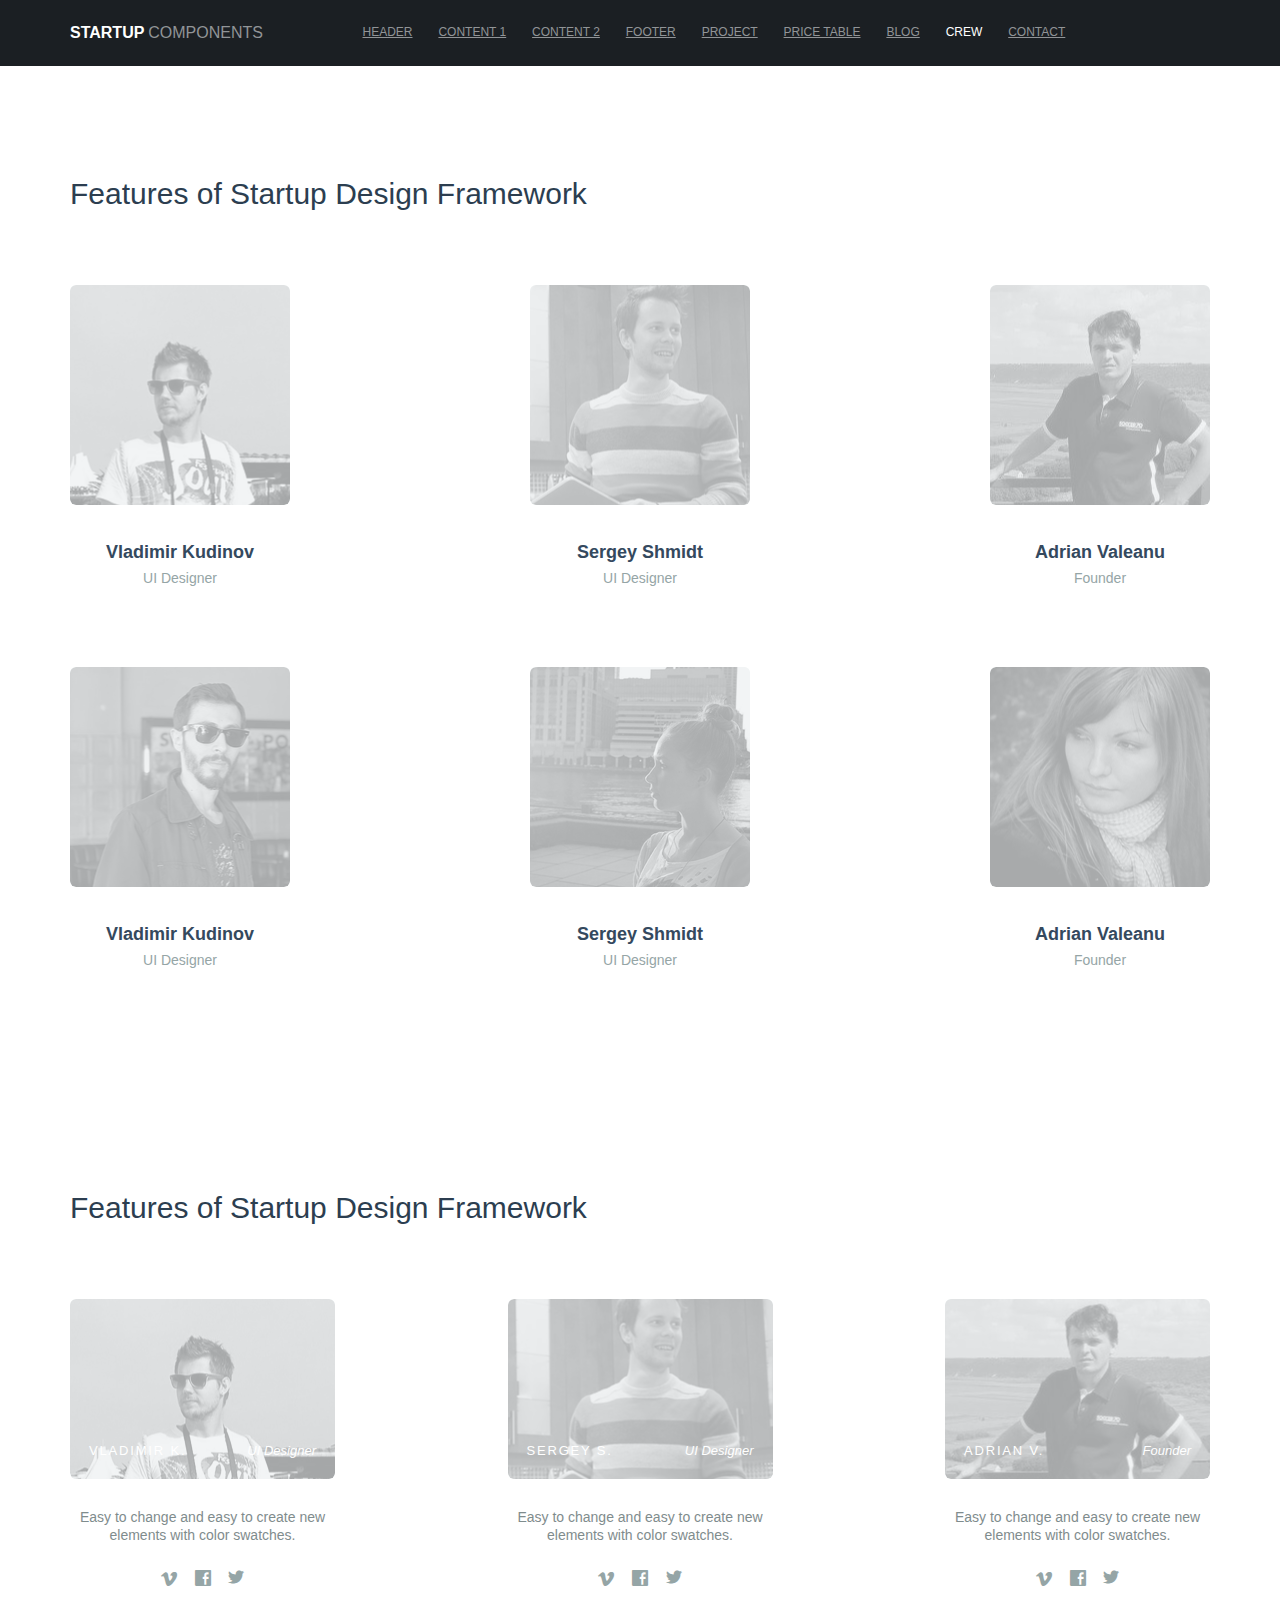
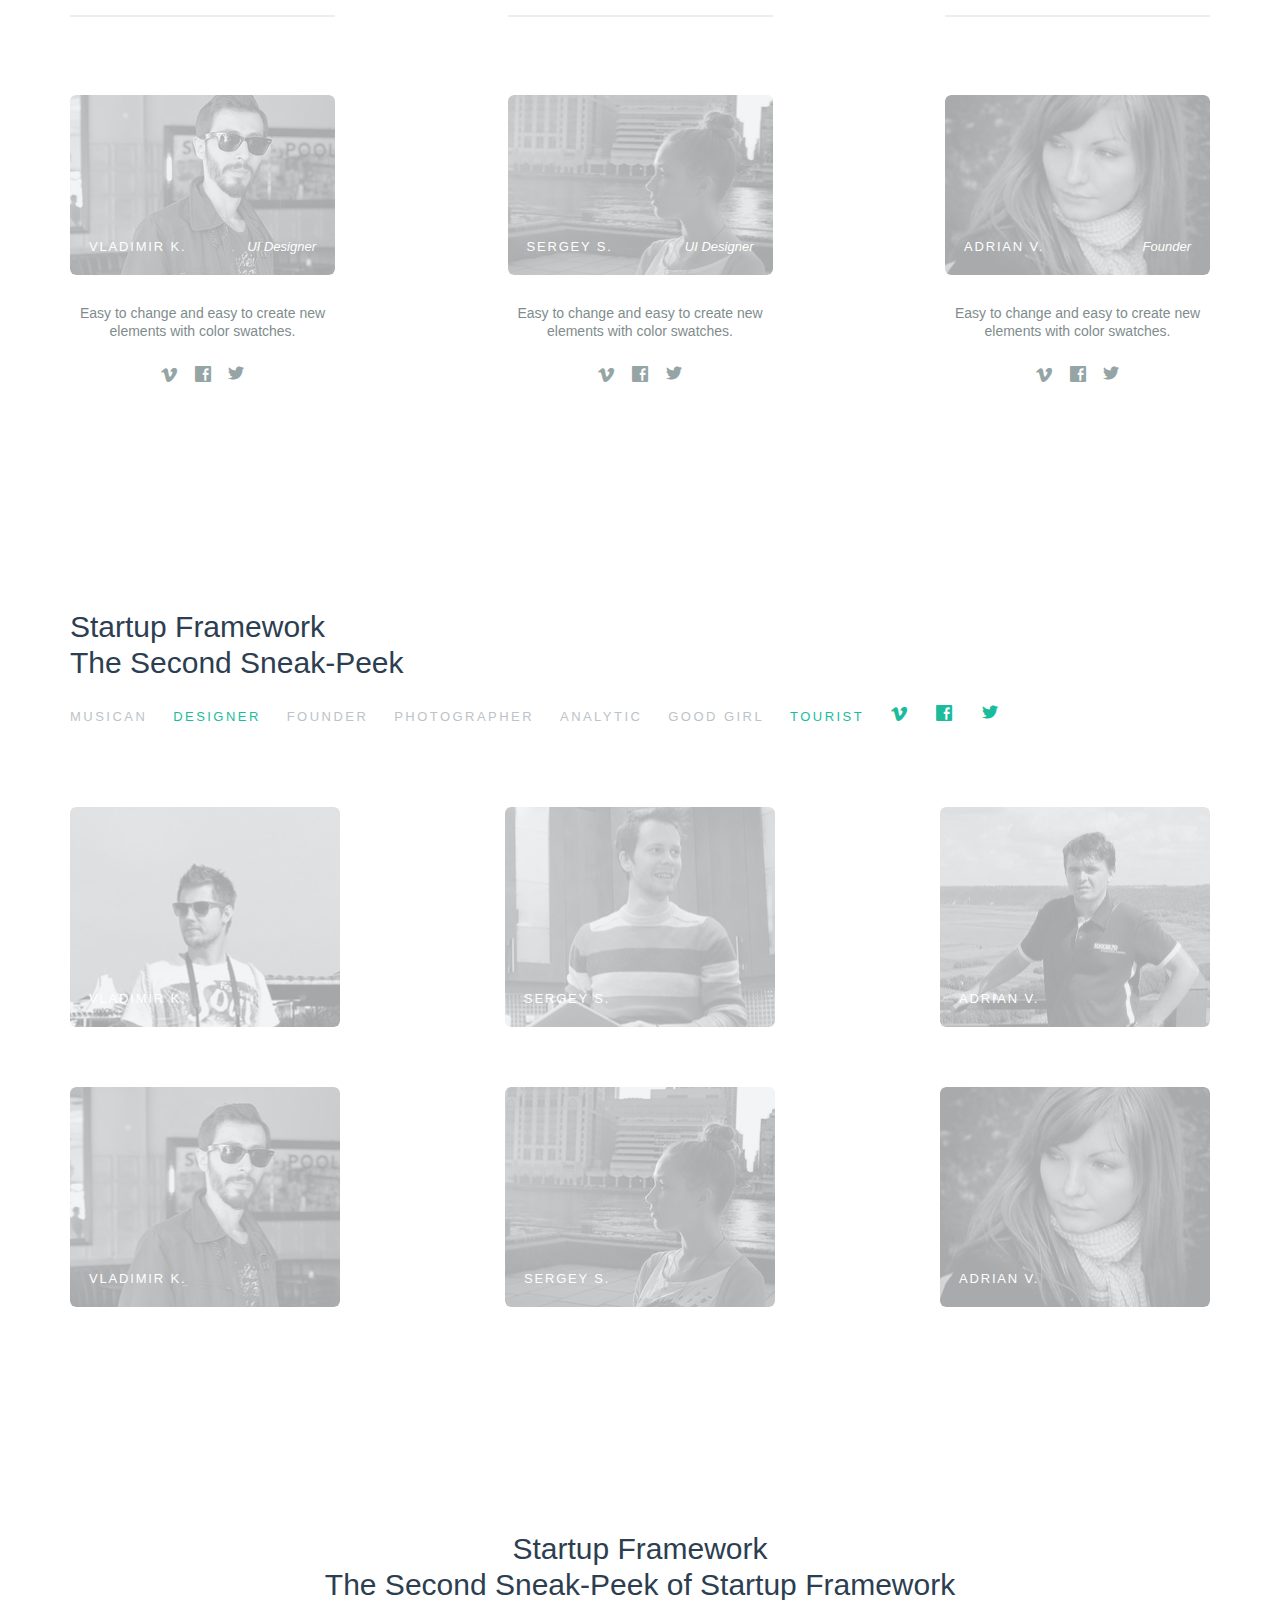
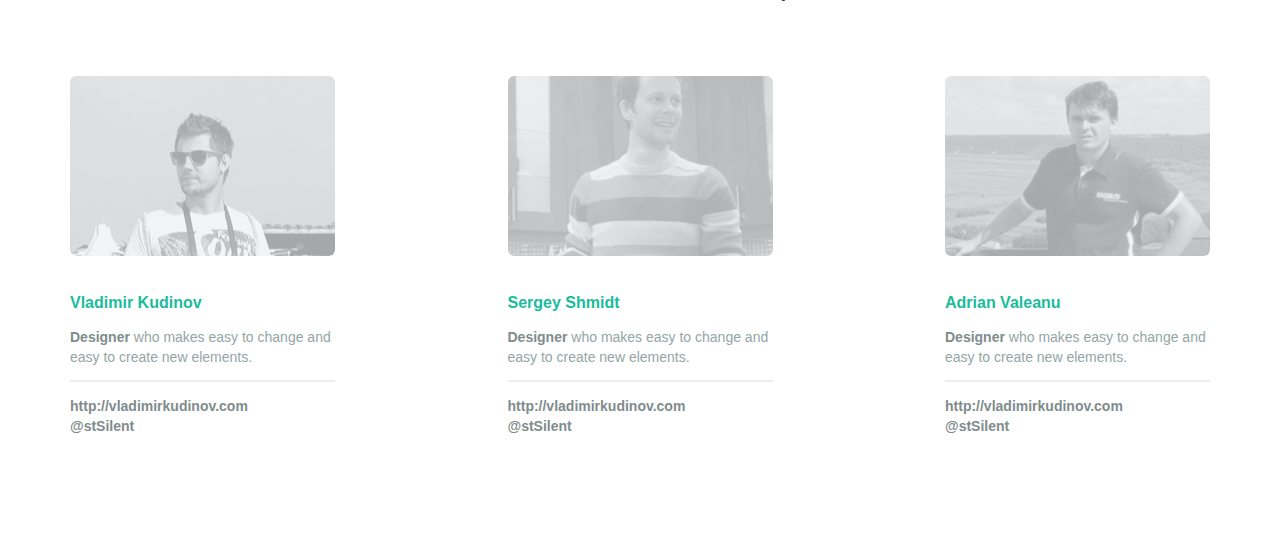
<file: LP/ui-kit/ui-kit-crew/index.html>
<!DOCTYPE html>
<html lang="en">
  <head>
    <meta charset="utf-8">
    <title>Crew</title>
    <meta name="apple-mobile-web-app-capable" content="yes" />
    <meta name="viewport" content="width=device-width, initial-scale=1.0, maximum-scale=1.0, user-scalable=no" />
    <meta name="apple-mobile-web-app-status-bar-style" content="black" />
    <link rel="shortcut icon" href="../../flat-ui/images/favicon.ico">
    <link rel="stylesheet" href="../../flat-ui/bootstrap/css/bootstrap.css">
    <link rel="stylesheet" href="../../flat-ui/css/flat-ui.css">
    <!-- Using only with Flat-UI (free)-->
    <link rel="stylesheet" href="../../common-files/css/icon-font.css">
    <!-- end -->
    <link rel="stylesheet" href="../ui-kit-crew/css/ui-kit-styles.css">
  </head>
  <body>
    <nav class="dockbar navbar-fixed-top" id="header-dockbar">
      <menu class="main-menu">
        <div class="container">
          <div class="row">
            <a href="index.html" class="man-brand col-sm-3">
              <span class="logotype">Startup</span>
              <span class="doc-title">components</span>
            </a>
            <button id="open-close-menu" class="menu-btn btn-inverse"><span class="fui-list"></span>
            </button>
            <dl class="col-sm-8">
              <dd><a href="../ui-kit-header/index.html">header</a>
              </dd>
              <dd><a href="../ui-kit-content/index.html">content 1</a>
              </dd>
              <dd><a href="../ui-kit-content/index2.html">content 2</a>
              </dd>
              <dd><a href="../ui-kit-footer/index.html">footer</a>
              </dd>
              <dd><a href="../ui-kit-projects/index.html">project</a>
              </dd>
              <dd><a href="../ui-kit-price/index.html">price table</a>
              </dd>
              <dd><a href="../ui-kit-blog/index.html">blog</a>
              </dd>
              <dd><a class="active">crew</a>
              </dd>
              <dd><a href="../ui-kit-contacts/index.html">contact</a>
              </dd>
            </dl>
          </div>
        </div>
      </menu>
      <menu class="colapsed-menu">
        <dl>
          <dd><a href="../ui-kit-header/index.html">header</a>
          </dd>
          <dd><a href="../ui-kit-content/index.html">content 1</a>
          </dd>
          <dd><a href="../ui-kit-content/index2.html">content 2</a>
          </dd>
          <dd><a href="../ui-kit-footer/index.html">footer</a>
          </dd>
          <dd><a href="../ui-kit-projects/index.html">project</a>
          </dd>
          <dd><a href="../ui-kit-price/index.html">price table</a>
          </dd>
          <dd><a href="../ui-kit-blog/index.html">blog</a>
          </dd>
          <dd><a class="active">crew</a>
          </dd>
          <dd><a href="../ui-kit-contacts/index.html">contact</a>
          </dd>
        </dl>
      </menu>
    </nav>
    <div class="page-wrapper">
      <!-- crew-1 -->
      <section class="crew-1">
        <div class="container">
          <h3>Features of Startup Design Framework</h3>
          <div class="members">
            <div class="member-wrapper">
              <div class="member">
                <div class="photo-wrapper">
                  <div class="photo">
                    <img src="../../common-files/img/crew/vladimir-k.png" alt="">
                  </div>
                  <div class="overlay"><span class="fui-eye"></span>
                  </div>
                </div>
                <div class="info">
                  <div class="name">Vladimir Kudinov</div>
                  UI Designer
                </div>
              </div>
            </div>
            <div class="member-wrapper">
              <div class="member">
                <div class="photo-wrapper">
                  <div class="photo">
                    <img src="../../common-files/img/crew/sergey-s.png" alt="">
                  </div>
                  <div class="overlay"><span class="fui-eye"></span>
                  </div>
                </div>
                <div class="info">
                  <div class="name">Sergey Shmidt</div>
                  UI Designer
                </div>
              </div>
            </div>
            <div class="member-wrapper">
              <div class="member">
                <div class="photo-wrapper">
                  <div class="photo">
                    <img src="../../common-files/img/crew/adrian-v.png" alt="">
                  </div>
                  <div class="overlay"><span class="fui-eye"></span>
                  </div>
                </div>
                <div class="info">
                  <div class="name">Adrian Valeanu</div>
                  Founder
                </div>
              </div>
            </div>
          </div>
          <div class="members">
            <div class="member-wrapper">
              <div class="member">
                <div class="photo-wrapper">
                  <div class="photo">
                    <img src="../../common-files/img/crew/edvard-k.png" alt="">
                  </div>
                  <div class="overlay"><span class="fui-eye"></span>
                  </div>
                </div>
                <div class="info">
                  <div class="name">Vladimir Kudinov</div>
                  UI Designer
                </div>
              </div>
            </div>
            <div class="member-wrapper">
              <div class="member">
                <div class="photo-wrapper">
                  <div class="photo">
                    <img src="../../common-files/img/crew/oxana-n.png" alt="">
                  </div>
                  <div class="overlay"><span class="fui-eye"></span>
                  </div>
                </div>
                <div class="info">
                  <div class="name">Sergey Shmidt</div>
                  UI Designer
                </div>
              </div>
            </div>
            <div class="member-wrapper">
              <div class="member">
                <div class="photo-wrapper">
                  <div class="photo">
                    <img src="../../common-files/img/crew/tatiana-y.png" alt="">
                  </div>
                  <div class="overlay"><span class="fui-eye"></span>
                  </div>
                </div>
                <div class="info">
                  <div class="name">Adrian Valeanu</div>
                  Founder
                </div>
              </div>
            </div>
          </div>
        </div>
        <!--/.container-->
      </section>
      <!-- crew-2 -->
      <section class="crew-2">
        <div class="container">
          <h3>Features of Startup Design Framework</h3>
          <div class="members">
            <div class="member-wrapper">
              <div class="member">
                <div class="photo-wrapper">
                  <div class="photo">
                    <img src="../../common-files/img/crew/vladimir-k.png" alt="">
                  </div>
                  <div class="name">Vladimir K.</div>
                  <div class="position">UI Designer</div>
                </div>
                <div class="info">
                  Easy to change and easy to create new elements with color swatches.
                  <div class="social-btns">
                    <a href="#">
                      <div class="fui-vimeo"></div>
                      <div class="fui-vimeo"></div>
                    </a>
                    <a href="#">
                      <div class="fui-facebook"></div>
                      <div class="fui-facebook"></div>
                    </a>
                    <a href="#">
                      <div class="fui-twitter"></div>
                      <div class="fui-twitter"></div>
                    </a>
                  </div>
                </div>
              </div>
            </div>
            <div class="member-wrapper">
              <div class="member">
                <div class="photo-wrapper">
                  <div class="photo">
                    <img src="../../common-files/img/crew/sergey-s.png" alt="">
                  </div>
                  <div class="name">Sergey S.</div>
                  <div class="position">UI Designer</div>
                </div>
                <div class="info">
                  Easy to change and easy to create new elements with color swatches.
                  <div class="social-btns">
                    <a href="#">
                      <div class="fui-vimeo"></div>
                      <div class="fui-vimeo"></div>
                    </a>
                    <a href="#">
                      <div class="fui-facebook"></div>
                      <div class="fui-facebook"></div>
                    </a>
                    <a href="#">
                      <div class="fui-twitter"></div>
                      <div class="fui-twitter"></div>
                    </a>
                  </div>
                </div>
              </div>
            </div>
            <div class="member-wrapper">
              <div class="member">
                <div class="photo-wrapper">
                  <div class="photo">
                    <img src="../../common-files/img/crew/adrian-v.png" alt="">
                  </div>
                  <div class="name">Adrian V.</div>
                  <div class="position">Founder</div>
                </div>
                <div class="info">
                  Easy to change and easy to create new elements with color swatches.
                  <div class="social-btns">
                    <a href="#">
                      <div class="fui-vimeo"></div>
                      <div class="fui-vimeo"></div>
                    </a>
                    <a href="#">
                      <div class="fui-facebook"></div>
                      <div class="fui-facebook"></div>
                    </a>
                    <a href="#">
                      <div class="fui-twitter"></div>
                      <div class="fui-twitter"></div>
                    </a>
                  </div>
                </div>
              </div>
            </div>
          </div>
          <div class="members">
            <div class="member-wrapper">
              <div class="member">
                <div class="photo-wrapper">
                  <div class="photo">
                    <img src="../../common-files/img/crew/edvard-k.png" alt="">
                  </div>
                  <div class="name">Vladimir K.</div>
                  <div class="position">UI Designer</div>
                </div>
                <div class="info">
                  Easy to change and easy to create new elements with color swatches.
                  <div class="social-btns">
                    <a href="#">
                      <div class="fui-vimeo"></div>
                      <div class="fui-vimeo"></div>
                    </a>
                    <a href="#">
                      <div class="fui-facebook"></div>
                      <div class="fui-facebook"></div>
                    </a>
                    <a href="#">
                      <div class="fui-twitter"></div>
                      <div class="fui-twitter"></div>
                    </a>
                  </div>
                </div>
              </div>
            </div>
            <div class="member-wrapper">
              <div class="member">
                <div class="photo-wrapper">
                  <div class="photo">
                    <img src="../../common-files/img/crew/oxana-n.png" alt="">
                  </div>
                  <div class="name">Sergey S.</div>
                  <div class="position">UI Designer</div>
                </div>
                <div class="info">
                  Easy to change and easy to create new elements with color swatches.
                  <div class="social-btns">
                    <a href="#">
                      <div class="fui-vimeo"></div>
                      <div class="fui-vimeo"></div>
                    </a>
                    <a href="#">
                      <div class="fui-facebook"></div>
                      <div class="fui-facebook"></div>
                    </a>
                    <a href="#">
                      <div class="fui-twitter"></div>
                      <div class="fui-twitter"></div>
                    </a>
                  </div>
                </div>
              </div>
            </div>
            <div class="member-wrapper">
              <div class="member">
                <div class="photo-wrapper">
                  <div class="photo">
                    <img src="../../common-files/img/crew/tatiana-y.png" alt="">
                  </div>
                  <div class="name">Adrian V.</div>
                  <div class="position">Founder</div>
                </div>
                <div class="info">
                  Easy to change and easy to create new elements with color swatches.
                  <div class="social-btns">
                    <a href="#">
                      <div class="fui-vimeo"></div>
                      <div class="fui-vimeo"></div>
                    </a>
                    <a href="#">
                      <div class="fui-facebook"></div>
                      <div class="fui-facebook"></div>
                    </a>
                    <a href="#">
                      <div class="fui-twitter"></div>
                      <div class="fui-twitter"></div>
                    </a>
                  </div>
                </div>
              </div>
            </div>
          </div>
        </div>
        <!--/.container-->
      </section>
      <!-- crew-3 -->
      <section class="crew-3">
        <div class="container">
          <h3>Startup Framework<br/>
            The Second Sneak-Peek </h3>
          <div class="title">
            <a href="#">musican</a>
            <a href="#" class="active">designer</a>
            <a href="#">founder</a>
            <a href="#">photographer</a>
            <a href="#">analytic</a>
            <a href="#">good girl</a>
            <a href="#" class="active">tourist</a>
            <span class="social-btns">
                <a href="#">
                    <div class="fui-vimeo"></div>
                    <div class="fui-vimeo"></div>
                </a>
                <a href="#">
                    <div class="fui-facebook"></div>
                    <div class="fui-facebook"></div>
                </a>
                <a href="#">
                    <div class="fui-twitter"></div>
                    <div class="fui-twitter"></div>
                </a>
            </span>
          </div>
          <div class="members">
            <div class="member-wrapper">
              <div class="member">
                <div class="photo-wrapper">
                  <div class="photo">
                    <img src="../../common-files/img/crew/vladimir-k.png" alt="">
                  </div>
                  <div class="overlay"><span class="fui-eye"></span>
                  </div>
                  <div class="name">Vladimir K.</div>
                </div>
              </div>
            </div>
            <div class="member-wrapper">
              <div class="member">
                <div class="photo-wrapper">
                  <div class="photo">
                    <img src="../../common-files/img/crew/sergey-s.png" alt="">
                  </div>
                  <div class="overlay"><span class="fui-eye"></span>
                  </div>
                  <div class="name">Sergey S.</div>
                </div>
              </div>
            </div>
            <div class="member-wrapper">
              <div class="member">
                <div class="photo-wrapper">
                  <div class="photo">
                    <img src="../../common-files/img/crew/adrian-v.png" alt="">
                  </div>
                  <div class="overlay"><span class="fui-eye"></span>
                  </div>
                  <div class="name">Adrian V.</div>
                </div>
              </div>
            </div>
          </div>
          <div class="members">
            <div class="member-wrapper">
              <div class="member">
                <div class="photo-wrapper">
                  <div class="photo">
                    <img src="../../common-files/img/crew/edvard-k.png" alt="">
                  </div>
                  <div class="overlay"><span class="fui-eye"></span>
                  </div>
                  <div class="name">Vladimir K.</div>
                </div>
              </div>
            </div>
            <div class="member-wrapper">
              <div class="member">
                <div class="photo-wrapper">
                  <div class="photo">
                    <img src="../../common-files/img/crew/oxana-n.png" alt="">
                  </div>
                  <div class="overlay"><span class="fui-eye"></span>
                  </div>
                  <div class="name">Sergey S.</div>
                </div>
              </div>
            </div>
            <div class="member-wrapper">
              <div class="member">
                <div class="photo-wrapper">
                  <div class="photo">
                    <img src="../../common-files/img/crew/tatiana-y.png" alt="">
                  </div>
                  <div class="overlay"><span class="fui-eye"></span>
                  </div>
                  <div class="name">Adrian V.</div>
                </div>
              </div>
            </div>
          </div>
        </div>
        <!--/.container-->
      </section>
      <!-- crew-4 -->
      <section class="crew-4">
        <div class="container">
          <h3>Startup Framework<br/>
            The Second Sneak-Peek of Startup Framework</h3>
          <div class="members">
            <div class="member-wrapper">
              <div class="member">
                <div class="photo-wrapper">
                  <div class="photo">
                    <img src="../../common-files/img/crew/vladimir-k.png" alt="">
                  </div>
                  <div class="overlay">
                    <a href="#"><span class="fui-vimeo"></span></a>
                    <a href="#"><span class="fui-facebook"></span></a>
                    <a href="#"><span class="fui-twitter"></span></a>
                  </div>
                </div>
                <div class="info">
                  <div class="name">Vladimir Kudinov</div>
                  <b>Designer</b> who makes easy to change and easy to create new elements.
                  <div class="contacts">
                    <a href="#">http://vladimirkudinov.com</a>
                    <br>
                    <a href="#">@stSilent</a>
                  </div>
                </div>
              </div>
            </div>
            <div class="member-wrapper">
              <div class="member">
                <div class="photo-wrapper">
                  <div class="photo">
                    <img src="../../common-files/img/crew/sergey-s.png" alt="">
                  </div>
                  <div class="overlay">
                    <a href="#"><span class="fui-vimeo"></span></a>
                    <a href="#"><span class="fui-facebook"></span></a>
                    <a href="#"><span class="fui-twitter"></span></a>
                  </div>
                </div>
                <div class="info">
                  <div class="name">Sergey Shmidt</div>
                  <b>Designer</b> who makes easy to change and easy to create new elements.
                  <div class="contacts">
                    <a href="#">http://vladimirkudinov.com</a>
                    <br>
                    <a href="#">@stSilent</a>
                  </div>
                </div>
              </div>
            </div>
            <div class="member-wrapper">
              <div class="member">
                <div class="photo-wrapper">
                  <div class="photo">
                    <img src="../../common-files/img/crew/adrian-v.png" alt="">
                  </div>
                  <div class="overlay">
                    <a href="#"><span class="fui-vimeo"></span></a>
                    <a href="#"><span class="fui-facebook"></span></a>
                    <a href="#"><span class="fui-twitter"></span></a>
                  </div>
                </div>
                <div class="info">
                  <div class="name">Adrian Valeanu</div>
                  <b>Designer</b> who makes easy to change and easy to create new elements.
                  <div class="contacts">
                    <a href="#">http://vladimirkudinov.com</a>
                    <br>
                    <a href="#">@stSilent</a>
                  </div>
                </div>
              </div>
            </div>
          </div>
        </div>
        <!--/.container-->
      </section>
    </div>
    <!-- Placed at the end of the document so the pages load faster -->
    <script src="../../common-files/js/jquery-1.10.2.min.js"></script>
    <script src="../../flat-ui/js/bootstrap.min.js"></script>
    <script src="../../common-files/js/startup-kit.js"></script>
  </body>
</html>
</file>
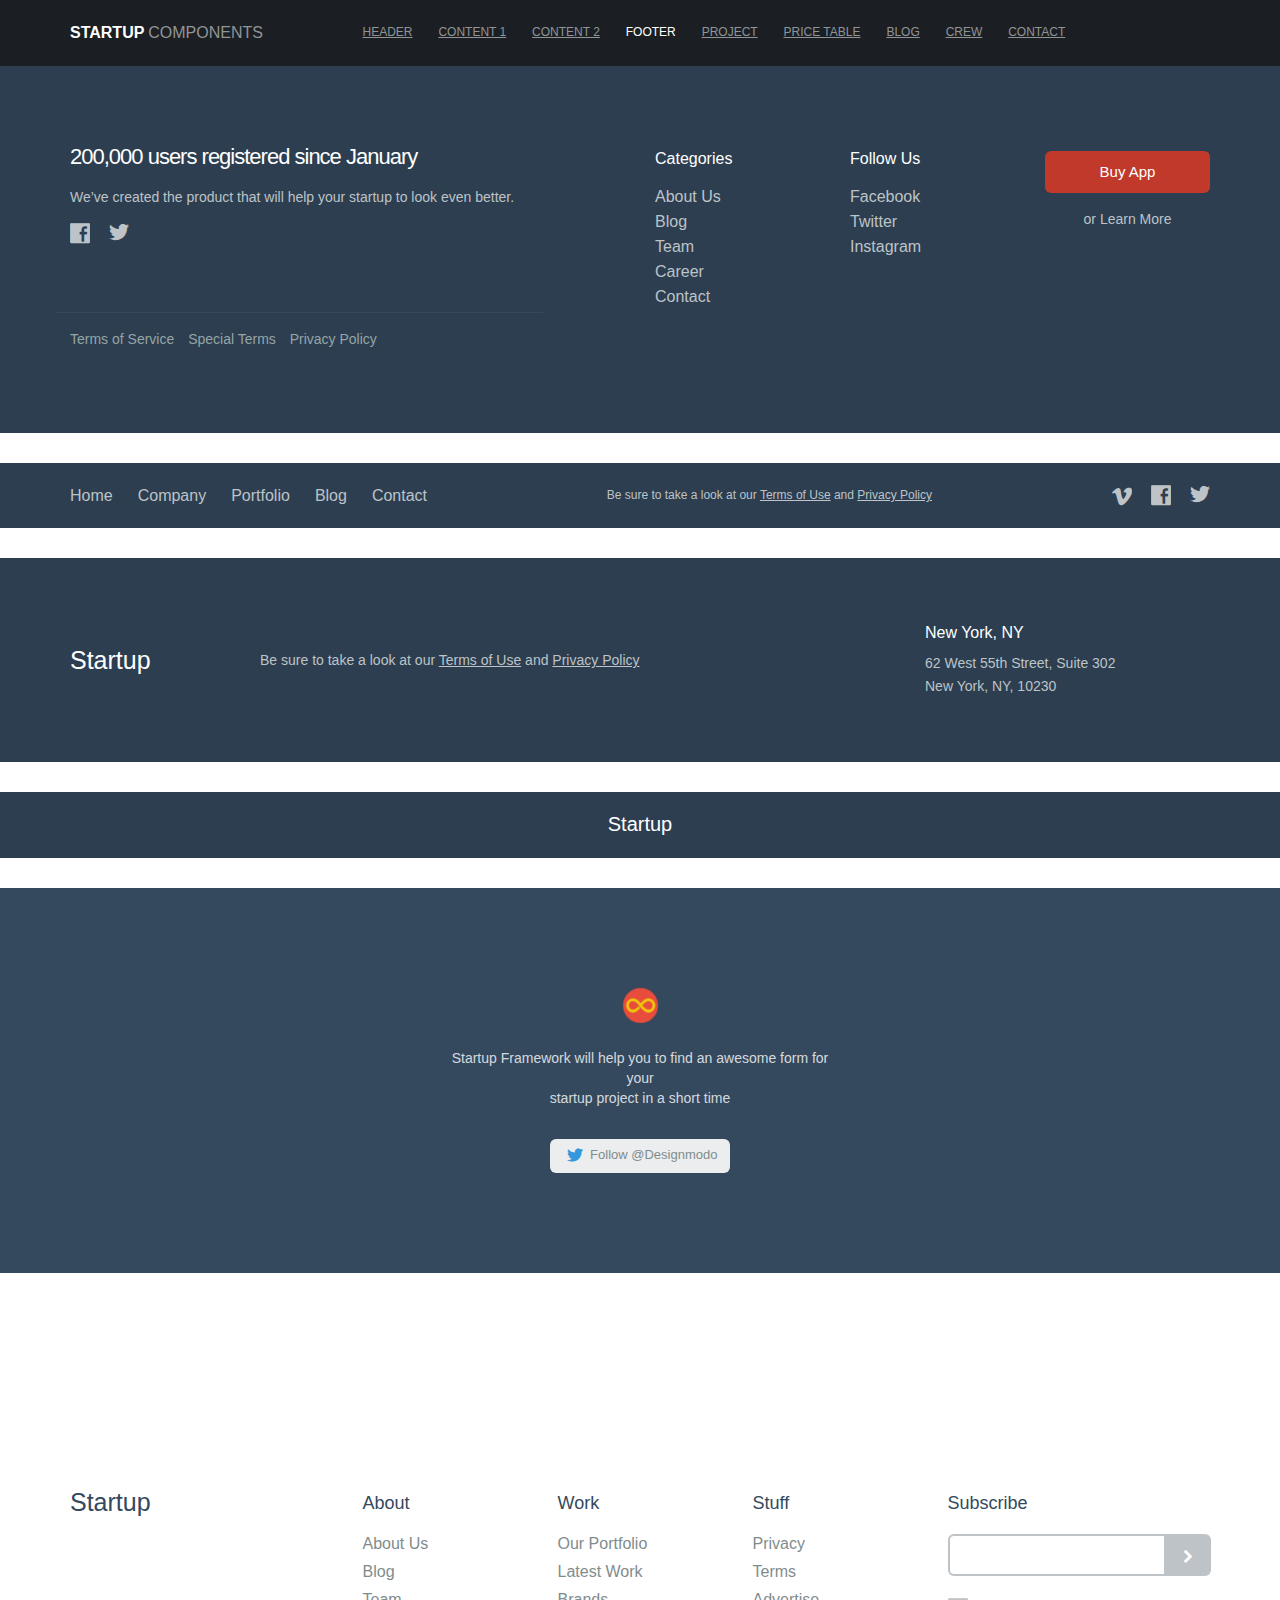
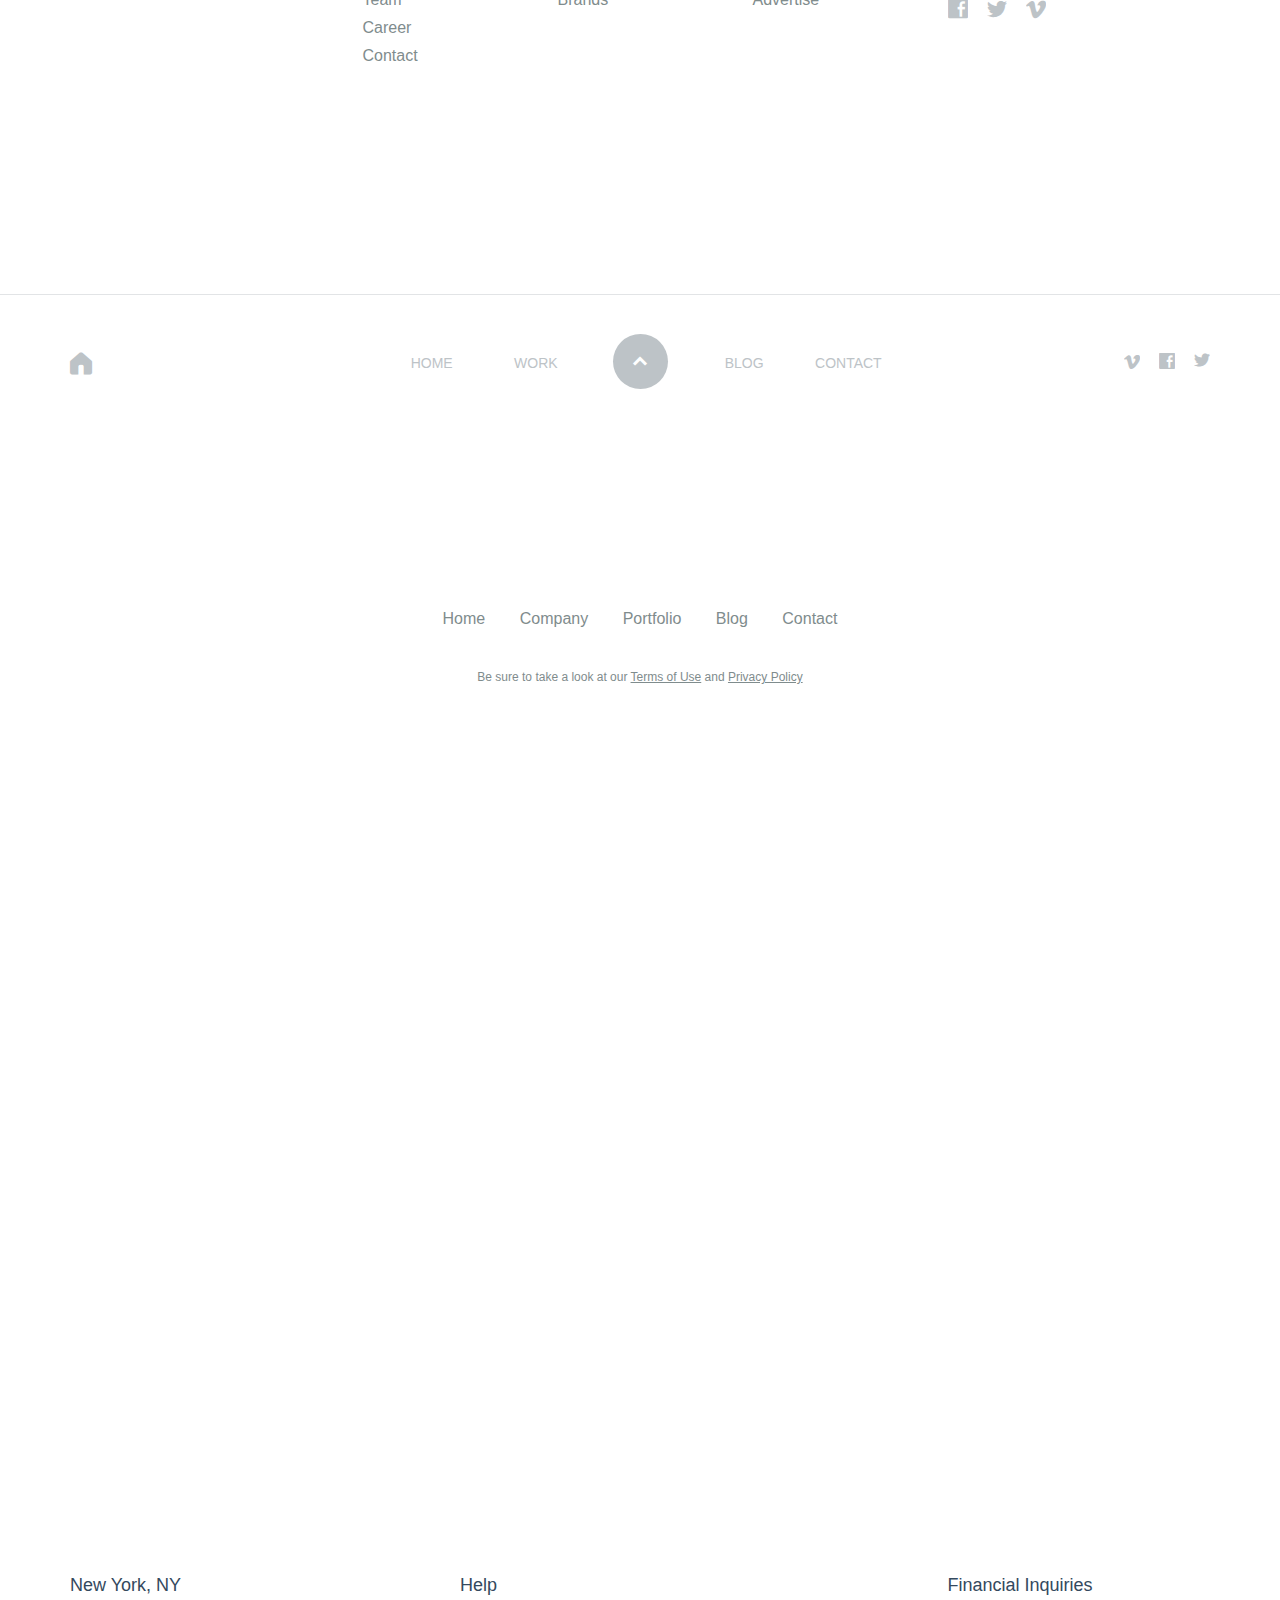
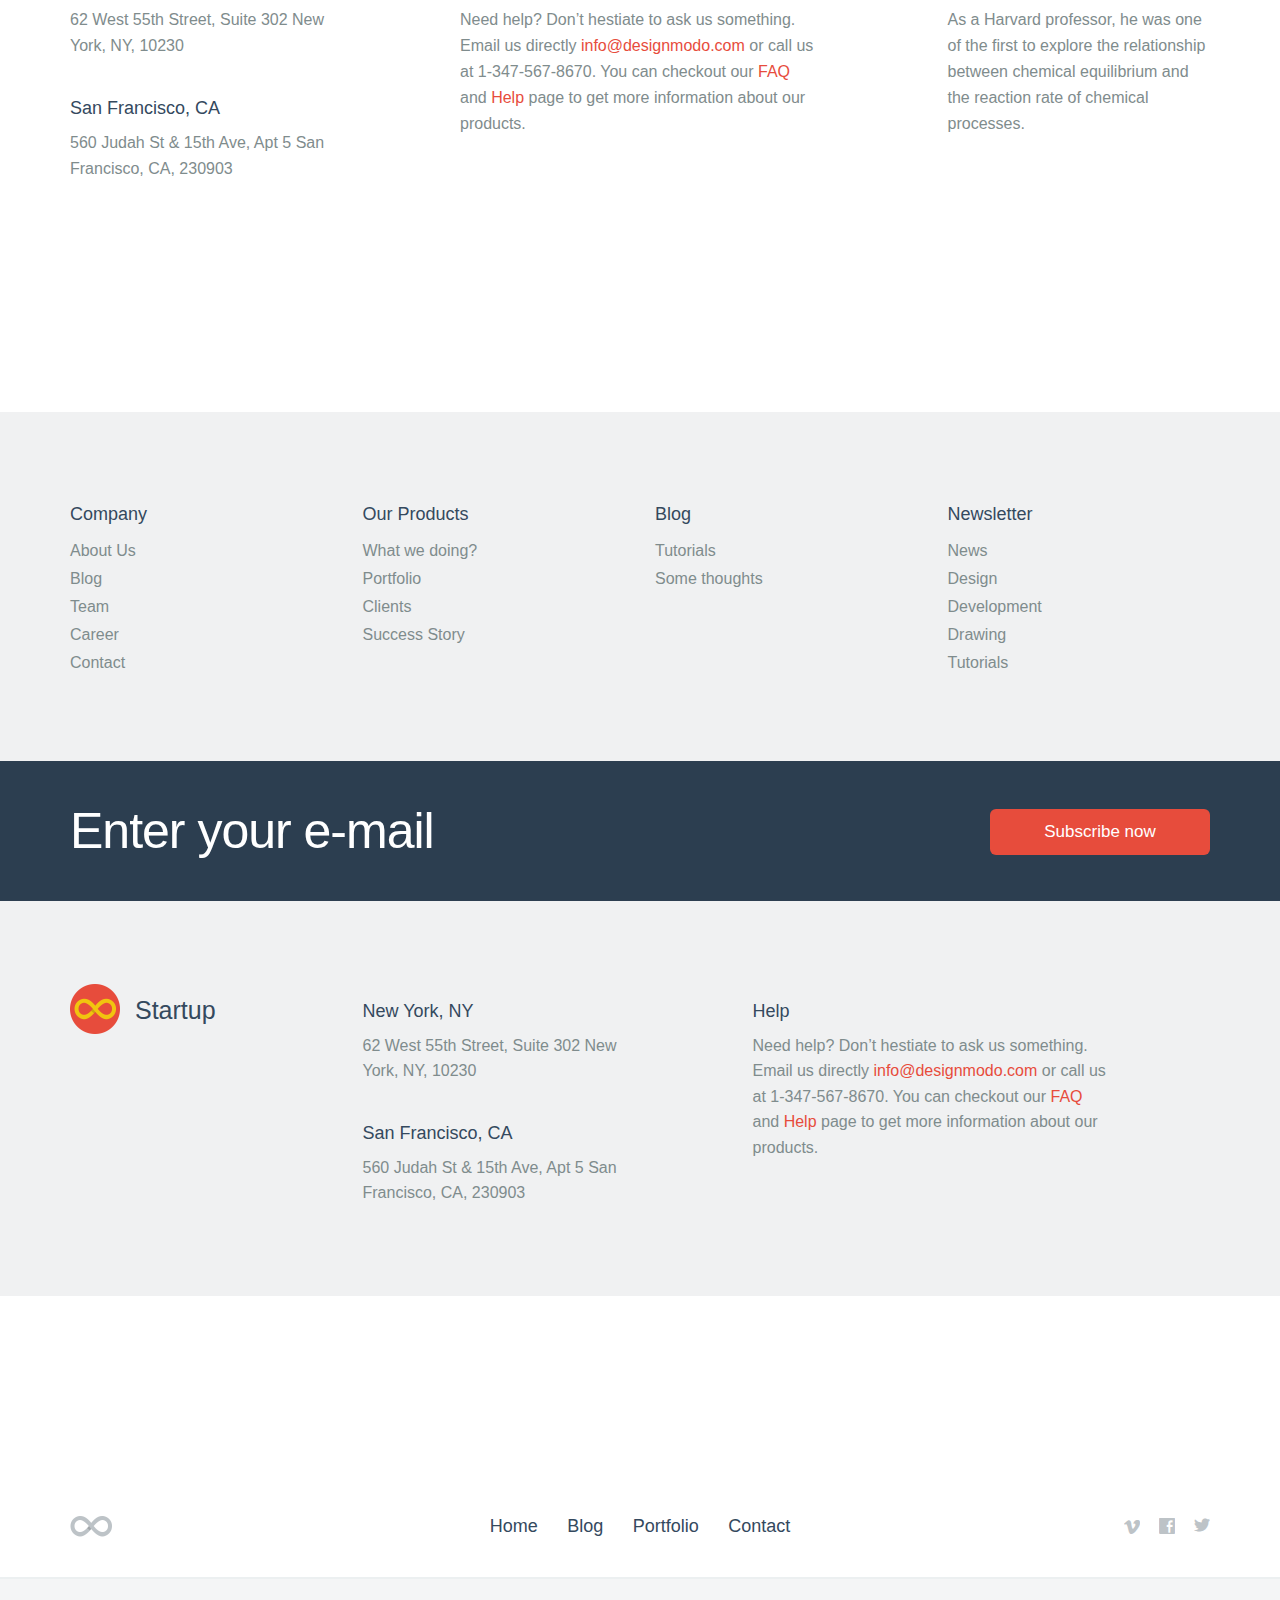
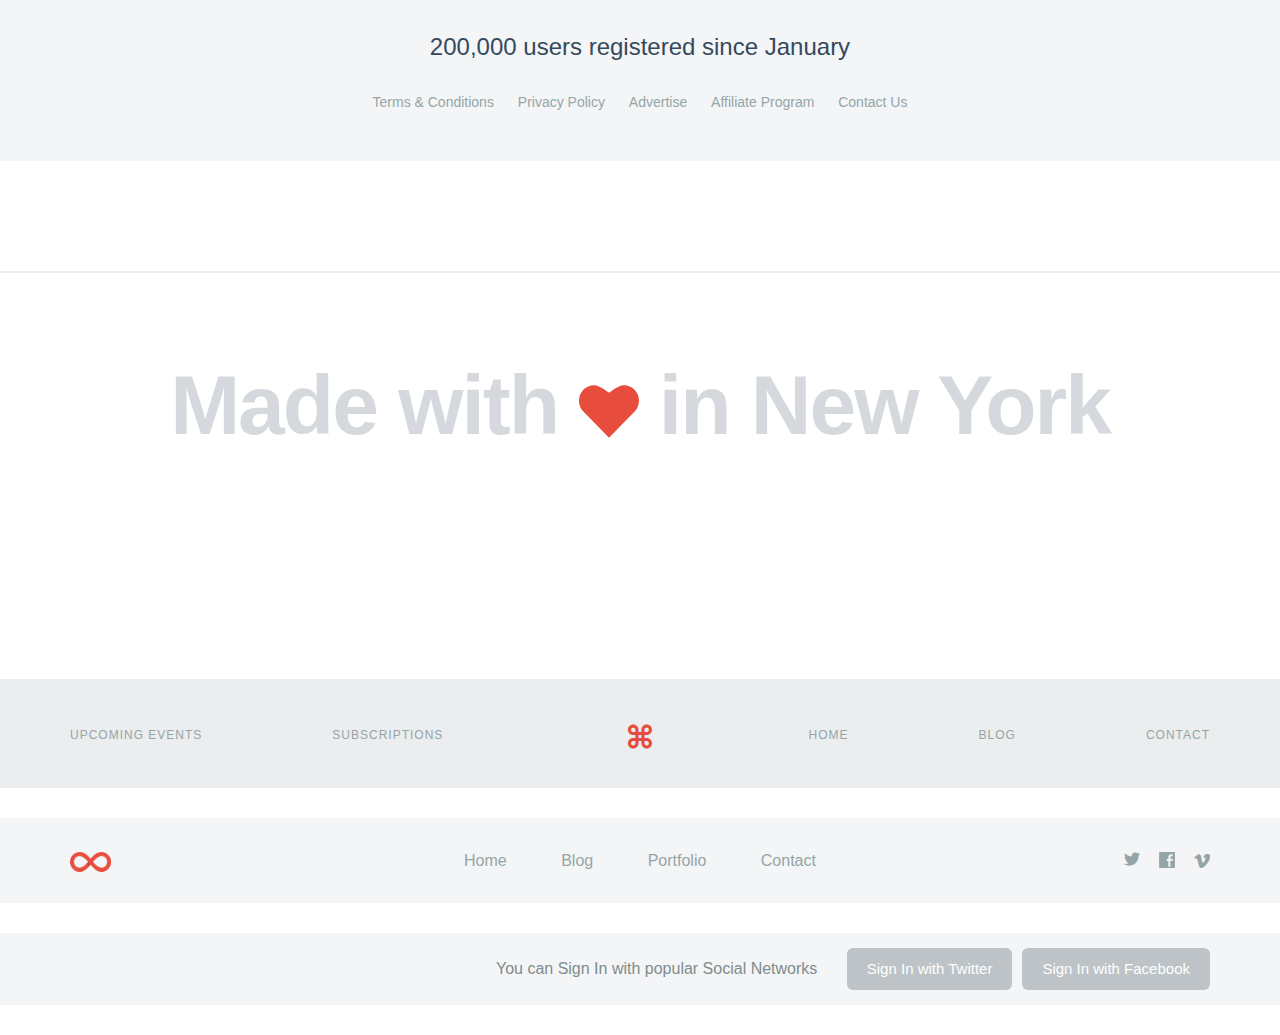
<file: LP/ui-kit/ui-kit-footer/index.html>
<!DOCTYPE html>
<html lang="en">
  <head>
    <meta charset="utf-8">
    <title>Footer</title>
    <meta name="apple-mobile-web-app-capable" content="yes" />
    <meta name="viewport" content="width=device-width, initial-scale=1.0, maximum-scale=1.0, user-scalable=no" />
    <meta name="apple-mobile-web-app-status-bar-style" content="black" />
    <link rel="shortcut icon" href="../../flat-ui/images/favicon.ico">
    <link rel="stylesheet" href="../../flat-ui/bootstrap/css/bootstrap.css">
    <link rel="stylesheet" href="../../flat-ui/css/flat-ui.css">
    <!-- Using only with Flat-UI (free)-->
    <link rel="stylesheet" href="../../common-files/css/icon-font.css">
    <!-- end -->
    <link rel="stylesheet" href="../ui-kit-footer/css/ui-kit-styles.css">
  </head>
  <body>
    <nav class="dockbar navbar-fixed-top" id="header-dockbar">
      <menu class="main-menu">
        <div class="container">
          <div class="row">
            <a href="index.html" class="man-brand col-sm-3">
              <span class="logotype">Startup</span>
              <span class="doc-title">components</span>
            </a>
            <button id="open-close-menu" class="menu-btn btn-inverse"><span class="fui-list"></span>
            </button>
            <dl class="col-sm-8">
              <dd><a href="../ui-kit-header/index.html">header</a>
              </dd>
              <dd><a href="../ui-kit-content/index.html">content 1</a>
              </dd>
              <dd><a href="../ui-kit-content/index2.html">content 2</a>
              </dd>
              <dd><a class="active">footer</a>
              </dd>
              <dd><a href="../ui-kit-projects/index.html">project</a>
              </dd>
              <dd><a href="../ui-kit-price/index.html">price table</a>
              </dd>
              <dd><a href="../ui-kit-blog/index.html">blog</a>
              </dd>
              <dd><a href="../ui-kit-crew/index.html">crew</a>
              </dd>
              <dd><a href="../ui-kit-contacts/index.html">contact</a>
              </dd>
            </dl>
          </div>
        </div>
      </menu>
      <menu class="colapsed-menu">
        <dl>
          <dd><a href="../ui-kit-header/index.html">header</a>
          </dd>
          <dd><a href="../ui-kit-content/index.html">content 1</a>
          </dd>
          <dd><a href="../ui-kit-content/index2.html">content 2</a>
          </dd>
          <dd><a class="active">footer</a>
          </dd>
          <dd><a href="../ui-kit-projects/index.html">project</a>
          </dd>
          <dd><a href="../ui-kit-price/index.html">price table</a>
          </dd>
          <dd><a href="../ui-kit-blog/index.html">blog</a>
          </dd>
          <dd><a href="../ui-kit-crew/index.html">crew</a>
          </dd>
          <dd><a href="../ui-kit-contacts/index.html">contact</a>
          </dd>
        </dl>
      </menu>
    </nav>
    <div class="page-wrapper">
      <!-- footer-1 -->
      <footer class="footer-1 bg-midnight-blue">
        <div class="container">
          <div class="row">
            <div class="col-sm-5">
              <p class="lead"><b>200,000</b> users registered since January</p>
              We’ve created the product that will help your startup to look even better.
              <div class="social-btns">
                <a href="#" class="social-btn-facebook" data-text="Startup Design Framework - http://designmodo.com/startup/ Suit Up your Startup!" data-url="http://designmodo.com/startup/">
                  <div class="fui-facebook"></div>
                  <div class="fui-facebook"></div>
                </a>
                <a href="#" class="social-btn-twitter" data-text="Startup Design Framework - http://designmodo.com/startup/ Suit Up your Startup!" data-url="http://designmodo.com/startup/">
                  <div class="fui-twitter"></div>
                  <div class="fui-twitter"></div>
                </a>
              </div>
            </div>
            <nav>
              <div class="col-sm-2 col-sm-offset-1">
                <h6>Categories</h6>
                <ul>
                  <li><a href="#">About Us</a>
                  </li>
                  <li><a href="#">Blog</a>
                  </li>
                  <li><a href="#">Team</a>
                  </li>
                  <li><a href="#">Career</a>
                  </li>
                  <li><a href="#">Contact</a>
                  </li>
                </ul>
              </div>
              <div class="col-sm-2">
                <h6>Follow Us</h6>
                <ul>
                  <li><a href="#">Facebook</a>
                  </li>
                  <li><a href="#">Twitter</a>
                  </li>
                  <li><a href="#">Instagram</a>
                  </li>
                </ul>
              </div>
            </nav>
            <div class="col-sm-2 buy-btn">
              <a class="btn btn-danger btn-block" href="#">Buy App</a>
or <a href="#">Learn More</a>
            </div>
          </div>
          <div class="row">
            <div class="col-sm-5 additional-links">
              <a href="#">Terms of Service</a>
              <a href="#">Special Terms</a>
              <a href="#">Privacy Policy</a>
            </div>
          </div>
        </div>
      </footer>
      <div class="delimiter"></div>
      <!-- footer-2 -->
      <footer class="footer-2 bg-midnight-blue">
        <div class="container">
          <nav class="pull-left">
            <ul>
              <li class="active"><a href="#">Home</a>
              </li>
              <li><a href="#">Company</a>
              </li>
              <li><a href="#">Portfolio</a>
              </li>
              <li><a href="#">Blog</a>
              </li>
              <li><a href="#">Contact</a>
              </li>
            </ul>
          </nav>
          <div class="social-btns pull-right">
            <a href="#">
              <div class="fui-vimeo"></div>
              <div class="fui-vimeo"></div>
            </a>
            <a href="#">
              <div class="fui-facebook"></div>
              <div class="fui-facebook"></div>
            </a>
            <a href="#">
              <div class="fui-twitter"></div>
              <div class="fui-twitter"></div>
            </a>
          </div>
          <div class="additional-links">
            Be sure to take a look at our <a href="#">Terms of Use</a> and <a href="#">Privacy Policy</a>
          </div>
        </div>
      </footer>
      <div class="delimiter"></div>
      <!-- footer-3 -->
      <footer class="footer-3">
        <div class="container">
          <div class="row v-center">
            <div class="col-sm-2">
              <a class="brand" href="#">Startup</a>
            </div>
            <div class="col-sm-7">
              <div class="additional-links">
                Be sure to take a look at our <a href="#">Terms of Use</a> and <a href="#">Privacy Policy</a>
              </div>
            </div>
            <div class="col-sm-3">
              <h6>New York, NY</h6>
              <div class="address">
                62 West 55th Street, Suite 302
                <br>New York, NY, 10230
              </div>
            </div>
          </div>
        </div>
      </footer>
      <div class="delimiter"></div>
      <!-- footer-4 -->
      <footer class="footer-4 bg-midnight-blue">
        <div class="container">
          <a class="brand" href="#">Startup</a>
        </div>
      </footer>
      <div class="delimiter"></div>
      <!-- footer-5 -->
      <footer class="footer-5 bg-wet-asphalt">
        <div class="container">
          <a class="brand" href="#">
            <img src="../../common-files/icons/Infinity-Loop@2x.png" width="35" height="35" alt="">
          </a>
          <div class="row">
            <div class="col-sm-6 col-sm-offset-3">
              <div class="text">Startup Framework will help you to find an awesome form for your
                <br/>startup project in a short time</div>
            </div>
          </div>
          <a class="btn btn-small" href="#"><span class="fui-twitter"> </span> Follow @Designmodo</a>
        </div>
      </footer>
      <div class="delimiter-big"></div>
      <!-- footer-6 -->
      <footer class="footer-6">
        <div class="container">
          <div class="row">
            <div class="col-sm-3">
              <div><a class="brand" href="#">Startup</a>
              </div>
            </div>
            <nav>
              <div class="col-sm-2">
                <h6>About</h6>
                <ul>
                  <li><a href="#">About Us</a>
                  </li>
                  <li><a href="#">Blog</a>
                  </li>
                  <li><a href="#">Team</a>
                  </li>
                  <li><a href="#">Career</a>
                  </li>
                  <li><a href="#">Contact</a>
                  </li>
                </ul>
              </div>
              <div class="col-sm-2">
                <h6>Work</h6>
                <ul>
                  <li><a href="#">Our Portfolio</a>
                  </li>
                  <li><a href="#">Latest Work</a>
                  </li>
                  <li><a href="#">Brands</a>
                  </li>
                </ul>
              </div>
              <div class="col-sm-2">
                <h6>Stuff</h6>
                <ul>
                  <li><a href="#">Privacy</a>
                  </li>
                  <li><a href="#">Terms</a>
                  </li>
                  <li><a href="#">Advertise</a>
                  </li>
                </ul>
              </div>
            </nav>
            <div class="col-sm-3">
              <h6>Subscribe</h6>
              <div class="input-group">
                <input type="text" class="form-control">
                <span class="input-group-btn">
                        <button class="btn" type="button">
                            <span class="fui-arrow-right"> </span>
                </button>
                </span>
              </div>
              <div class="social-btns">
                <a href="#">
                  <div class="fui-facebook"></div>
                  <div class="fui-facebook"></div>
                </a>
                <a href="#">
                  <div class="fui-twitter"></div>
                  <div class="fui-twitter"></div>
                </a>
                <a href="#">
                  <div class="fui-vimeo"></div>
                  <div class="fui-vimeo"></div>
                </a>
              </div>
            </div>
          </div>
        </div>
      </footer>
      <!-- footer-7 -->
      <footer class="footer-7 ">
        <div class="container">
          <a href="#"><span class="fui-home"> </span></a>
          <nav>
            <ul>
              <li><a href="#">HOME</a>
              </li>
              <li><a href="#">WORK</a>
              </li>
              <li class="scroll-btn">
                <a href="#" class="scroll-top fui-arrow-up"></a>
              </li>
              <li><a href="#">BLOG</a>
              </li>
              <li><a href="#">CONTACT</a>
              </li>
            </ul>
          </nav>
          <div class="social-btns">
            <a href="#">
              <div class="fui-vimeo"></div>
              <div class="fui-vimeo"></div>
            </a>
            <a href="#">
              <div class="fui-facebook"></div>
              <div class="fui-facebook"></div>
            </a>
            <a href="#">
              <div class="fui-twitter"></div>
              <div class="fui-twitter"></div>
            </a>
          </div>
        </div>
      </footer>
      <!-- footer-8 -->
      <footer class="footer-8">
        <div class="container">
          <nav>
            <ul>
              <li class="active"><a href="#">Home</a>
              </li>
              <li><a href="#">Company</a>
              </li>
              <li><a href="#">Portfolio</a>
              </li>
              <li><a href="#">Blog</a>
              </li>
              <li><a href="#">Contact</a>
              </li>
            </ul>
          </nav>
          <div class="additional-links">
            Be sure to take a look at our <a href="#">Terms of Use</a> and <a href="#">Privacy Policy</a>
          </div>
        </div>
      </footer>
      <div class="delimiter-big"></div>
      <!-- footer-9 -->
      <section class="footer-9-map">
        <iframe width="100%" height="100%" frameborder="0" scrolling="no" marginheight="0" marginwidth="0" src="https://maps.google.com/?ie=UTF8&amp;t=m&amp;ll=40.714353,-74.005973&amp;spn=0.04554,0.072956&amp;z=12&amp;output=embed"></iframe>
      </section>
      <footer class="footer-9 v-center">
        <div>
          <div class="container">
            <div class="row">
              <div class="col-sm-3">
                <div class="box box-first">
                  <h6>New York, NY</h6>
                  <p>62 West 55th Street, Suite 302 New York, NY, 10230</p>
                </div>
                <br class="hidden-xs">
                <div class="box">
                  <h6>San Francisco, CA</h6>
                  <p>560 Judah St &amp; 15th Ave, Apt 5 San Francisco, CA, 230903</p>
                </div>
              </div>
              <div class="col-sm-4 col-sm-offset-1 box">
                <h6>Help</h6>
                <p>Need help? Don’t hestiate to ask us something. Email us directly <a href="#">info@designmodo.com</a> or call us at 1-347-567-8670. You can checkout our <a href="#">FAQ</a> and <a href="#">Help</a> page to get more information about our products.</p>
              </div>
              <div class="col-sm-3 col-sm-offset-1 box">
                <h6>Financial Inquiries</h6>
                <p>As a Harvard professor, he was one of the first to explore the relationship between chemical equilibrium and the reaction rate of chemical processes.</p>
              </div>
            </div>
          </div>
        </div>
      </footer>
      <div class="delimiter-big"></div>
      <!-- footer-10 -->
      <footer class="footer-10">
        <div class="container">
          <div class="row">
            <div class="col-sm-2">
              <nav>
                <h6>Company</h6>
                <ul>
                  <li><a href="#">About Us</a>
                  </li>
                  <li><a href="#">Blog</a>
                  </li>
                  <li><a href="#">Team</a>
                  </li>
                  <li><a href="#">Career</a>
                  </li>
                  <li><a href="#">Contact</a>
                  </li>
                </ul>
              </nav>
            </div>
            <div class="col-sm-2 col-sm-offset-1">
              <nav>
                <h6>Our Products</h6>
                <ul>
                  <li><a href="#">What we doing?</a>
                  </li>
                  <li><a href="#">Portfolio</a>
                  </li>
                  <li><a href="#">Clients</a>
                  </li>
                  <li><a href="#">Success Story</a>
                  </li>
                </ul>
              </nav>
            </div>
            <div class="col-sm-2 col-sm-offset-1">
              <nav>
                <h6>Blog</h6>
                <ul>
                  <li><a href="#">Tutorials</a>
                  </li>
                  <li><a href="#">Some thoughts</a>
                  </li>
                </ul>
              </nav>
            </div>
            <div class="col-sm-2 col-sm-offset-1">
              <nav>
                <h6>Newsletter</h6>
                <ul>
                  <li><a href="#">News</a>
                  </li>
                  <li><a href="#">Design</a>
                  </li>
                  <li><a href="#">Development</a>
                  </li>
                  <li><a href="#">Drawing</a>
                  </li>
                  <li><a href="#">Tutorials</a>
                  </li>
                </ul>
              </nav>
            </div>
          </div>
        </div>
        <div class="subscribe-form bg-midnight-blue">
          <form>
            <div class="container">
              <div class="row">
                <div class="col-sm-8">
                  <input type="text" placeholder="Enter your e-mail" spellcheck="false">
                </div>
                <div class="col-sm-4">
                  <button class="btn btn-large btn-danger" type="submit">Subscribe now</button>
                </div>
              </div>
            </div>
          </form>
        </div>
        <div class="container">
          <div class="row">
            <div class="col-sm-3">
              <a class="brand" href="#">
                <img src="../../common-files/icons/Infinity-Loop@2x.png" width="50" height="50" alt="">Startup
              </a>
            </div>
            <div class="col-sm-3">
              <div class="box box-first">
                <h6>New York, NY</h6>
                <p>62 West 55th Street, Suite 302 New York, NY, 10230</p>
              </div>
              <br class="hidden-xs">
              <div class="box">
                <h6>San Francisco, CA</h6>
                <p>560 Judah St &amp; 15th Ave, Apt 5 San Francisco, CA, 230903</p>
              </div>
            </div>
            <div class="col-sm-4 col-sm-offset-1 box">
              <h6>Help</h6>
              <p>Need help? Don’t hestiate to ask us something. Email us directly
                <a href="#">info@designmodo.com</a> or call us at 1-347-567-8670. You can checkout our <a href="#">FAQ</a> and <a href="#">Help</a>
page to get more information about our products.
              </p>
            </div>
          </div>
        </div>
      </footer>
      <div class="delimiter-big"></div>
      <!-- footer-11 -->
      <footer class="footer-11">
        <div class="container">
          <a class="brand" href="#">
            <img src="../../common-files/icons/infinity-bw@2x.png" width="42" height="21" alt="">
          </a>
          <nav>
            <ul>
              <li><a href="#">Home</a>
              </li>
              <li><a href="#">Blog</a>
              </li>
              <li><a href="#">Portfolio</a>
              </li>
              <li><a href="#">Contact</a>
              </li>
            </ul>
          </nav>
          <div class="social-btns">
            <a href="#">
              <div class="fui-vimeo"></div>
              <div class="fui-vimeo"></div>
            </a>
            <a href="#">
              <div class="fui-facebook"></div>
              <div class="fui-facebook"></div>
            </a>
            <a href="#">
              <div class="fui-twitter"></div>
              <div class="fui-twitter"></div>
            </a>
          </div>
        </div>
        <div class="additional-links">
          <div class="container">
            <p class="lead"><b>200,000</b> users registered since January</p>
            <a href="#">Terms &amp; Conditions</a>
            <a href="#">Privacy Policy</a>
            <a href="#">Advertise</a>
            <a href="#">Affiliate Program</a>
            <a href="#">Contact Us</a>
          </div>
        </div>
      </footer>
      <!-- footer-12 -->
      <footer class="footer-12">
        <div class="container">
          Made with <span class="fui-heart"> </span> in New York
        </div>
      </footer>
      <div class="delimiter-big"></div>
      <!-- footer-13 -->
      <footer class="footer-13">
        <div class="container">
          <nav class="pull-left">
            <ul>
              <li><a href="#">UPCOMING EVENTS</a>
              </li>
              <li><a href="#">SUBSCRIPTIONS</a>
              </li>
            </ul>
          </nav>
          <span class="fui-cmd"> </span>
          <nav class="pull-right">
            <ul>
              <li><a href="#">HOME</a>
              </li>
              <li><a href="#">BLOG</a>
              </li>
              <li><a href="#">CONTACT</a>
              </li>
            </ul>
          </nav>
        </div>
      </footer>
      <div class="delimiter"></div>
      <!-- footer-14 -->
      <footer class="footer-14">
        <div class="container">
          <a class="brand" href="#">
            <img src="../../common-files/icons/logo-red@2x.png" width="41" height="21" alt="">
          </a>
          <nav>
            <ul>
              <li class="active"><a href="#">Home</a>
              </li>
              <li><a href="#">Blog</a>
              </li>
              <li><a href="#">Portfolio</a>
              </li>
              <li><a href="#">Contact</a>
              </li>
            </ul>
          </nav>
          <div class="social-btns">
            <a href="#">
              <div class="fui-twitter"></div>
              <div class="fui-twitter"></div>
            </a>
            <a href="#">
              <div class="fui-facebook"></div>
              <div class="fui-facebook"></div>
            </a>
            <a href="#">
              <div class="fui-vimeo"></div>
              <div class="fui-vimeo"></div>
            </a>
          </div>
        </div>
      </footer>
      <div class="delimiter"></div>
      <!-- footer-15 -->
      <footer class="footer-15">
        <div class="container">
          <span>You can Sign In with popular Social Networks</span>
          <div class="btns">
            <a href="#" class="btn btn-default">Sign In with Twitter</a><a href="#" class="btn btn-default">Sign In with Facebook</a>
          </div>
        </div>
      </footer>
      <div class="delimiter"></div>
    </div>
    <!-- Placed at the end of the document so the pages load faster -->
    <script src="../../common-files/js/jquery-1.10.2.min.js"></script>
    <script src="../../flat-ui/js/bootstrap.min.js"></script>
    <script src="../../common-files/js/jquery.scrollTo-1.4.3.1-min.js"></script>
    <script src="../../common-files/js/jquery.parallax.min.js"></script>
    <script src="../../common-files/js/easing.min.js"></script>
    <script src="../../common-files/js/jquery.svg.js"></script>
    <script src="../../common-files/js/jquery.svganim.js"></script>
    <script src="../../common-files/js/jquery.sharrre.min.js"></script>
    <script src="../../common-files/js/startup-kit.js"></script>
  </body>
</html>
</file>
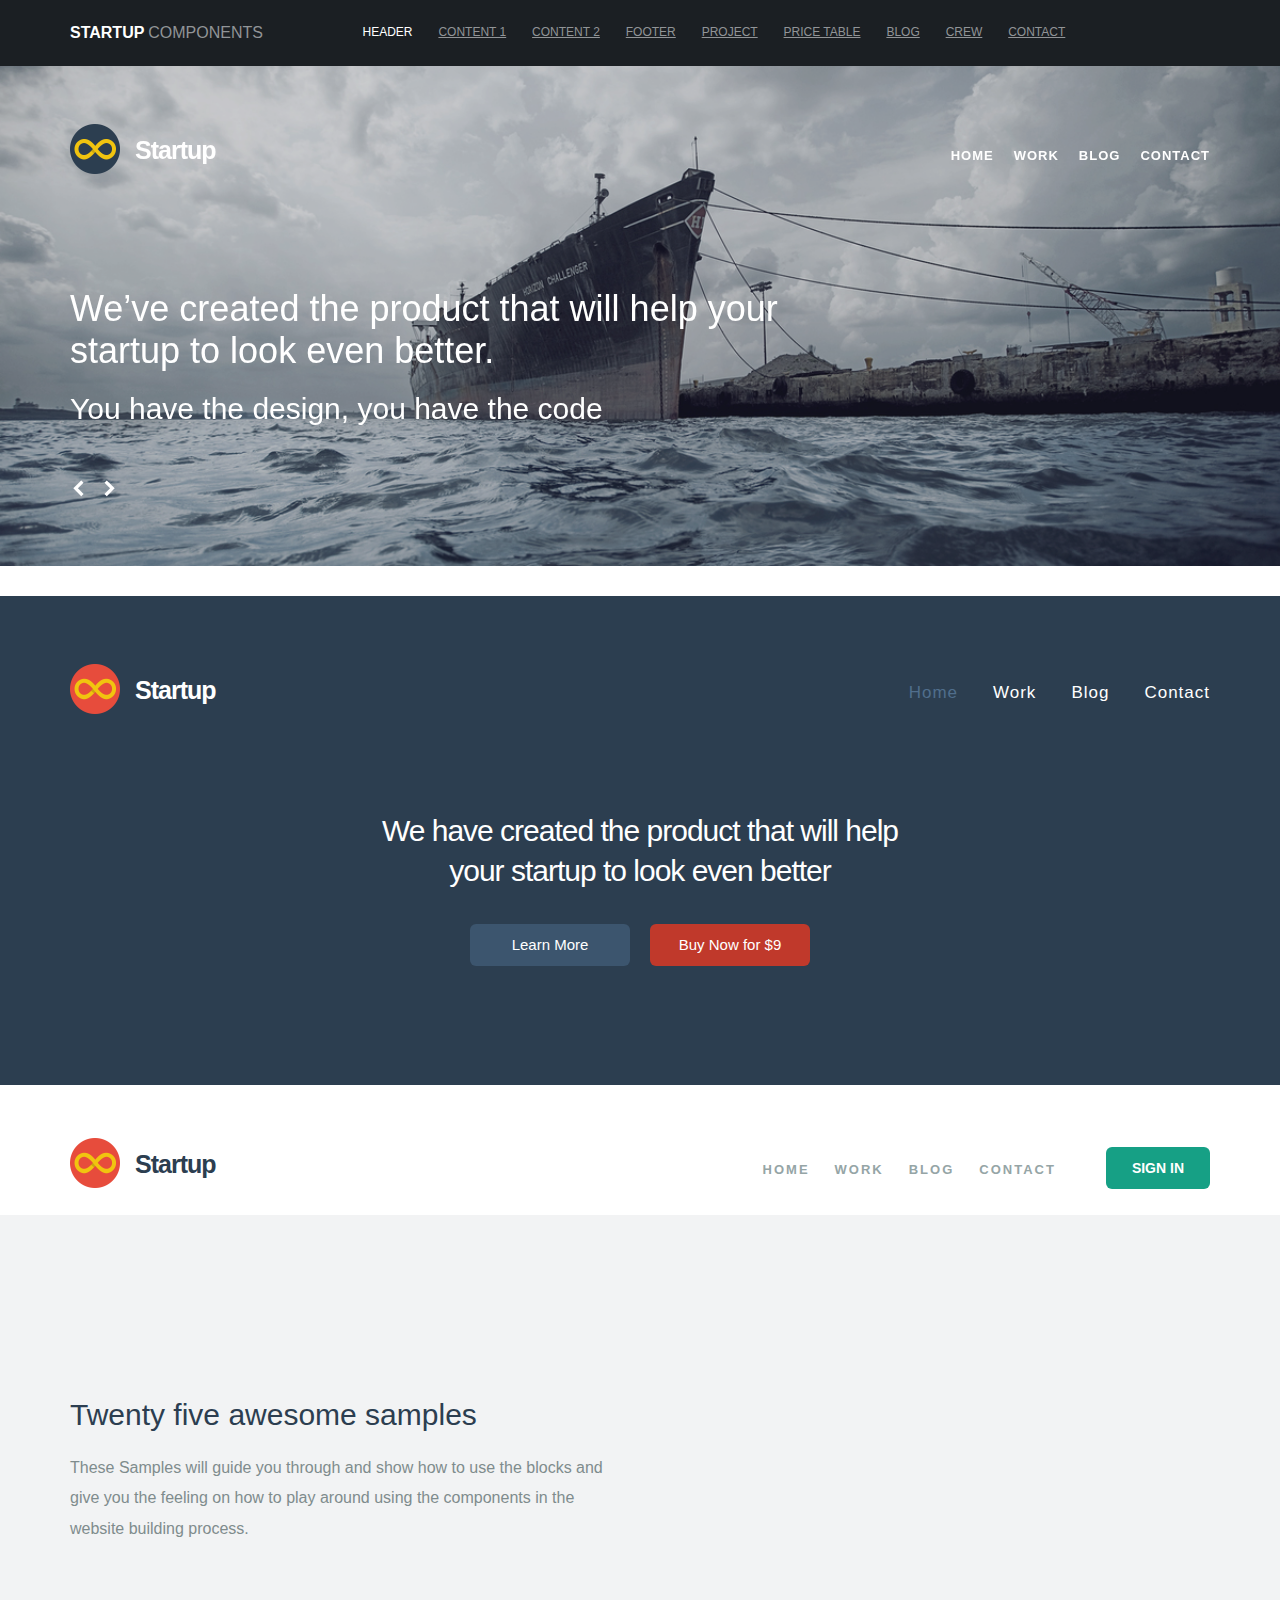
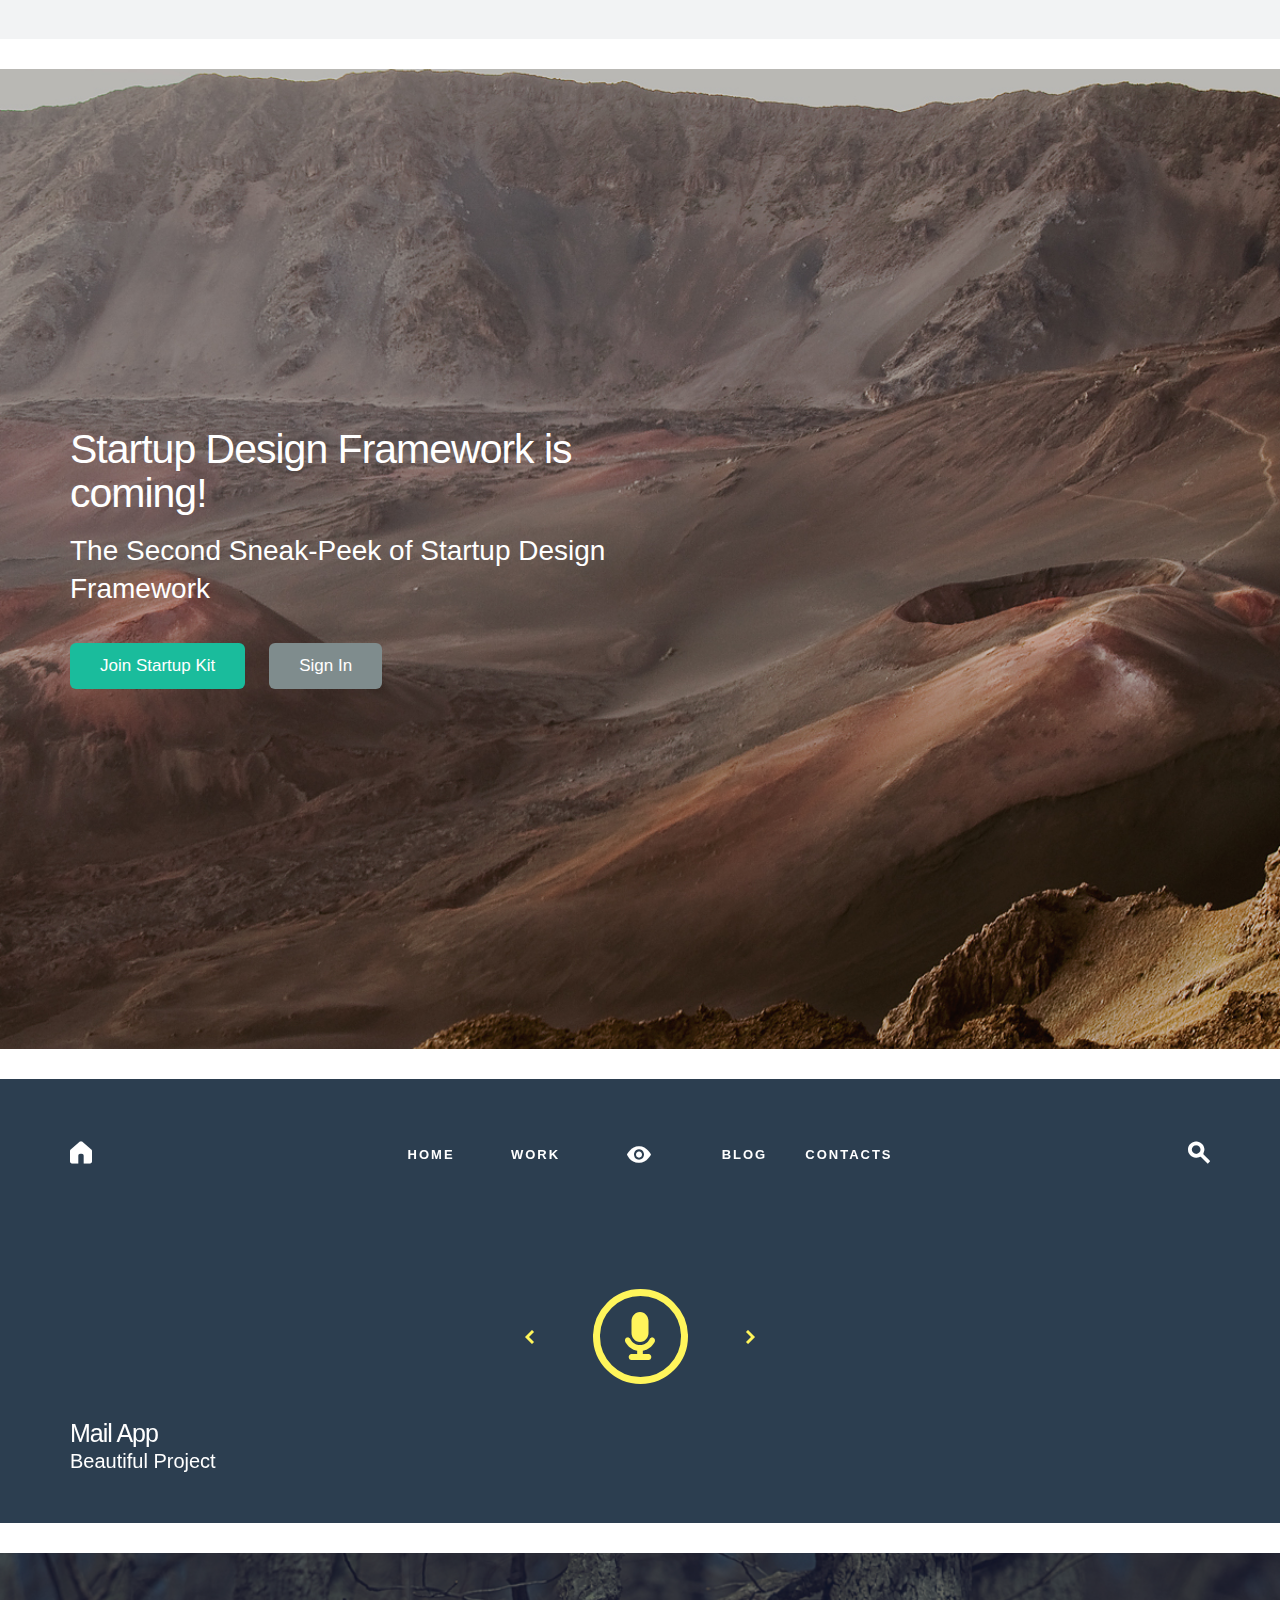
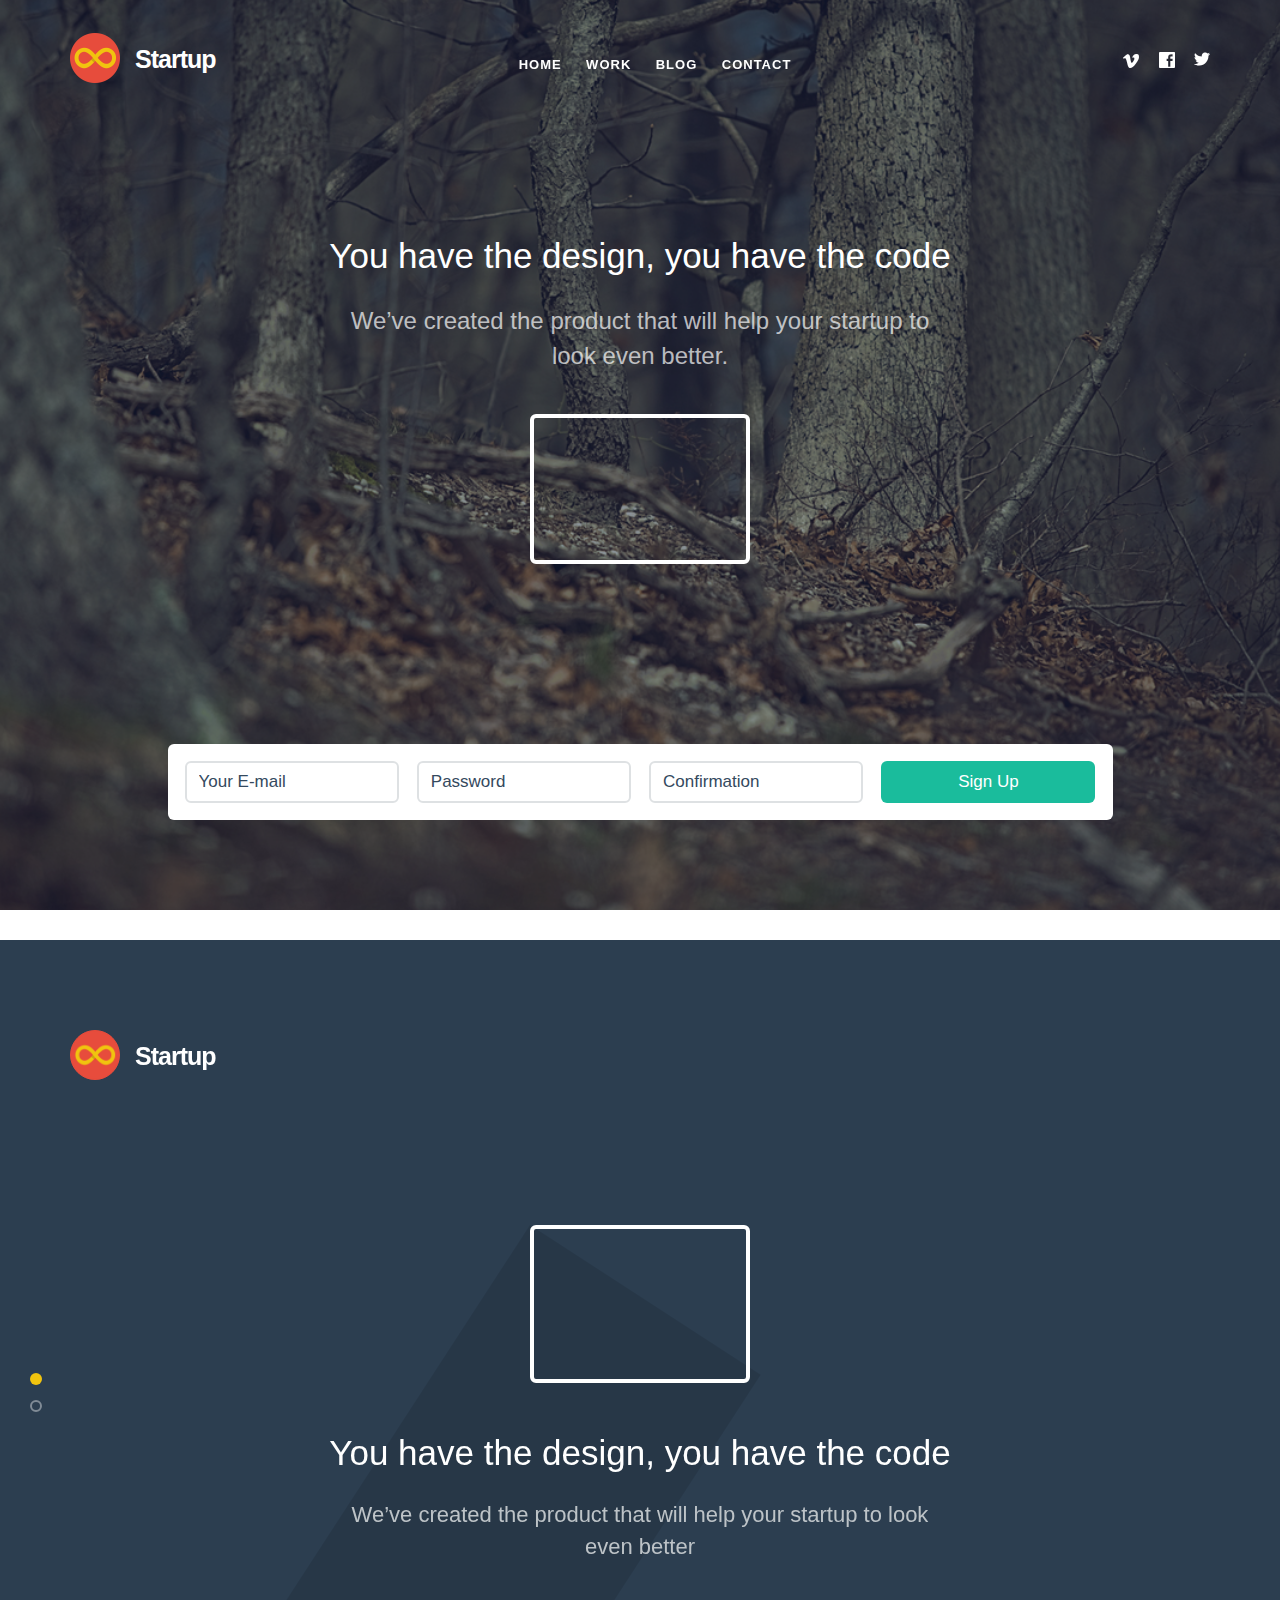
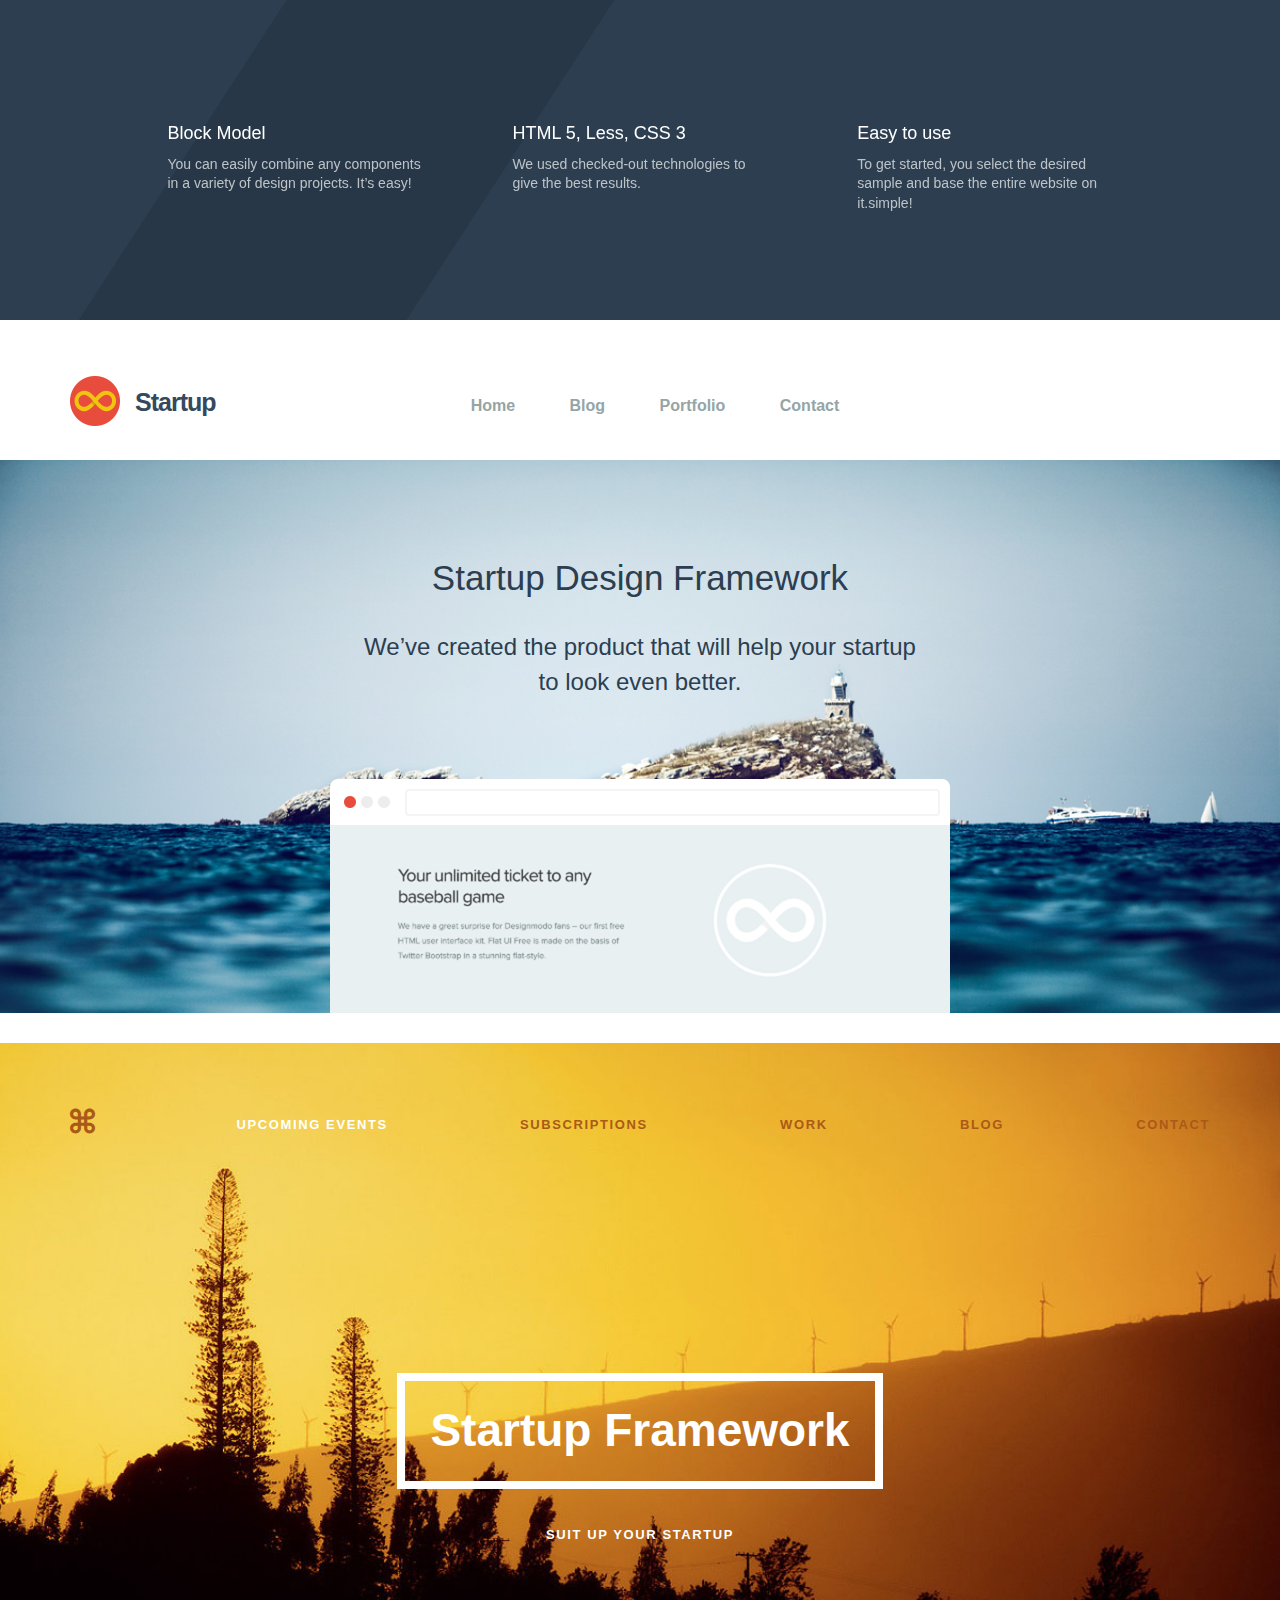
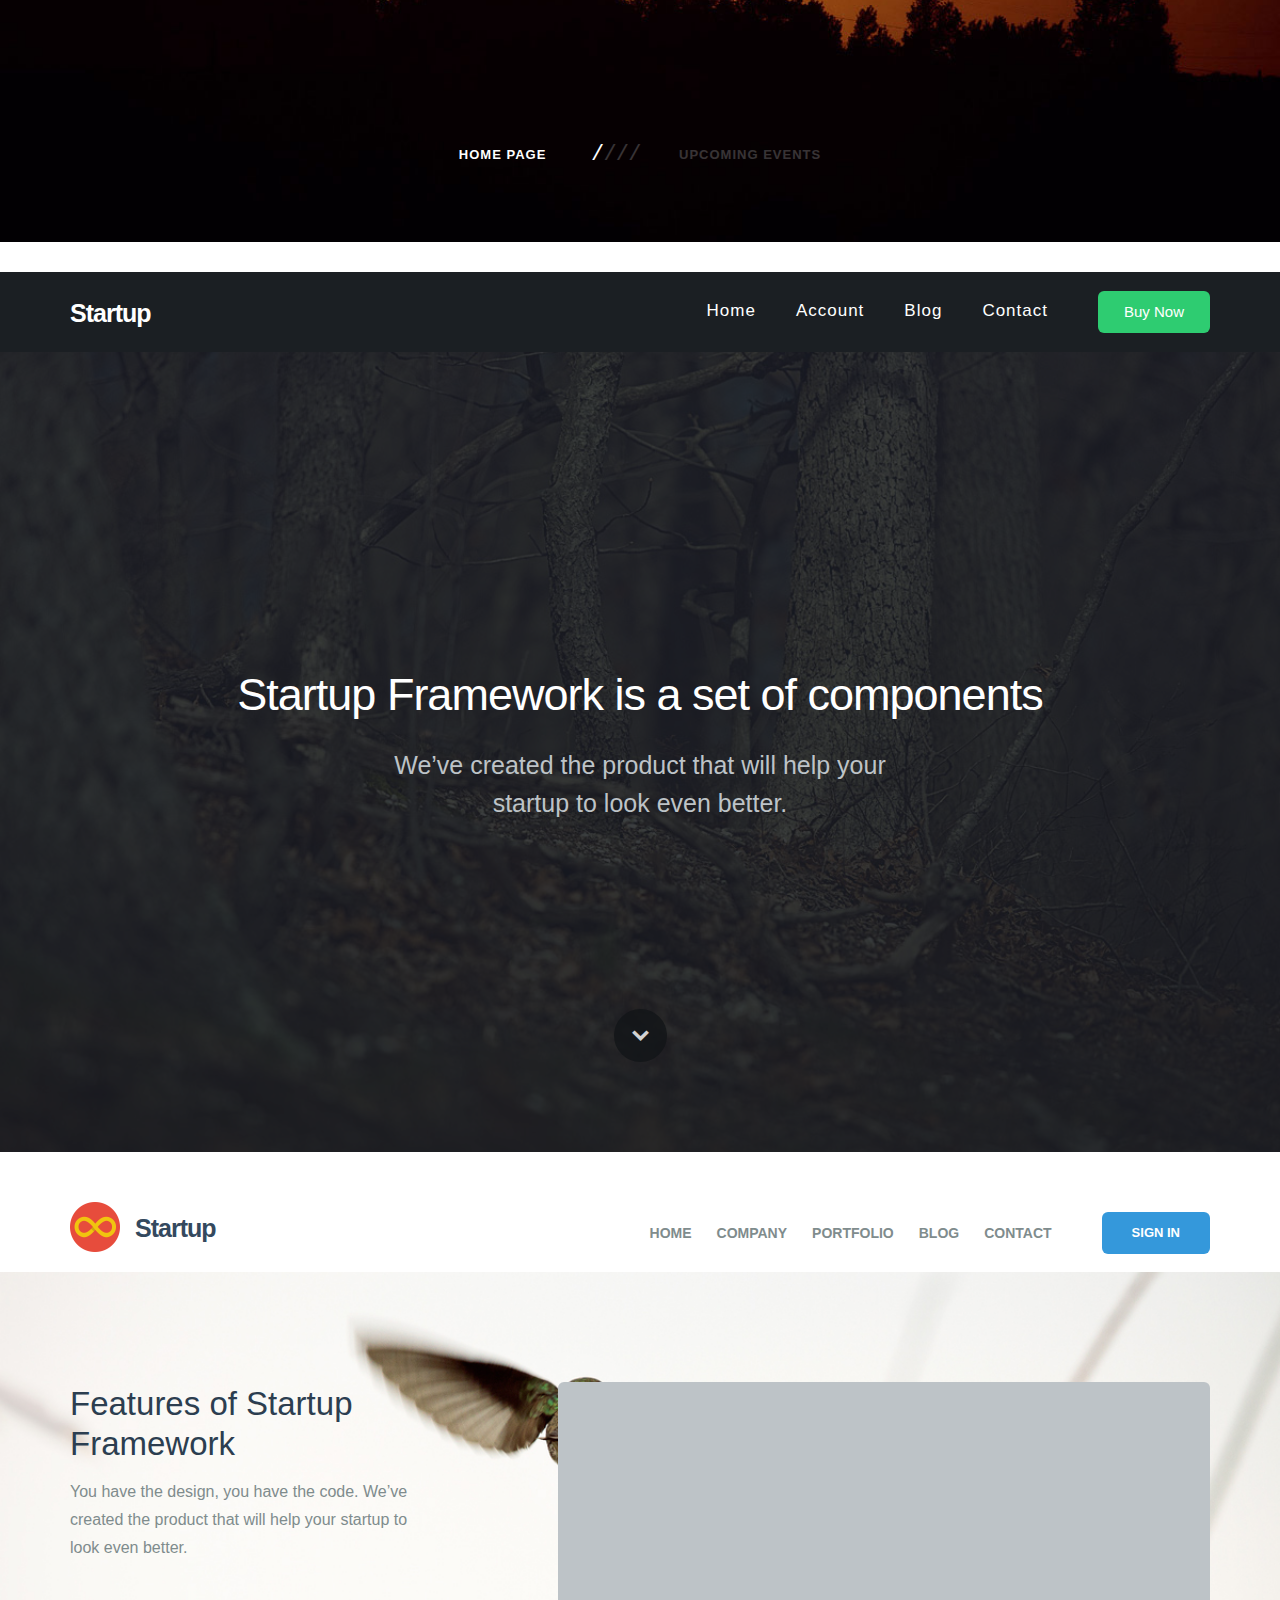
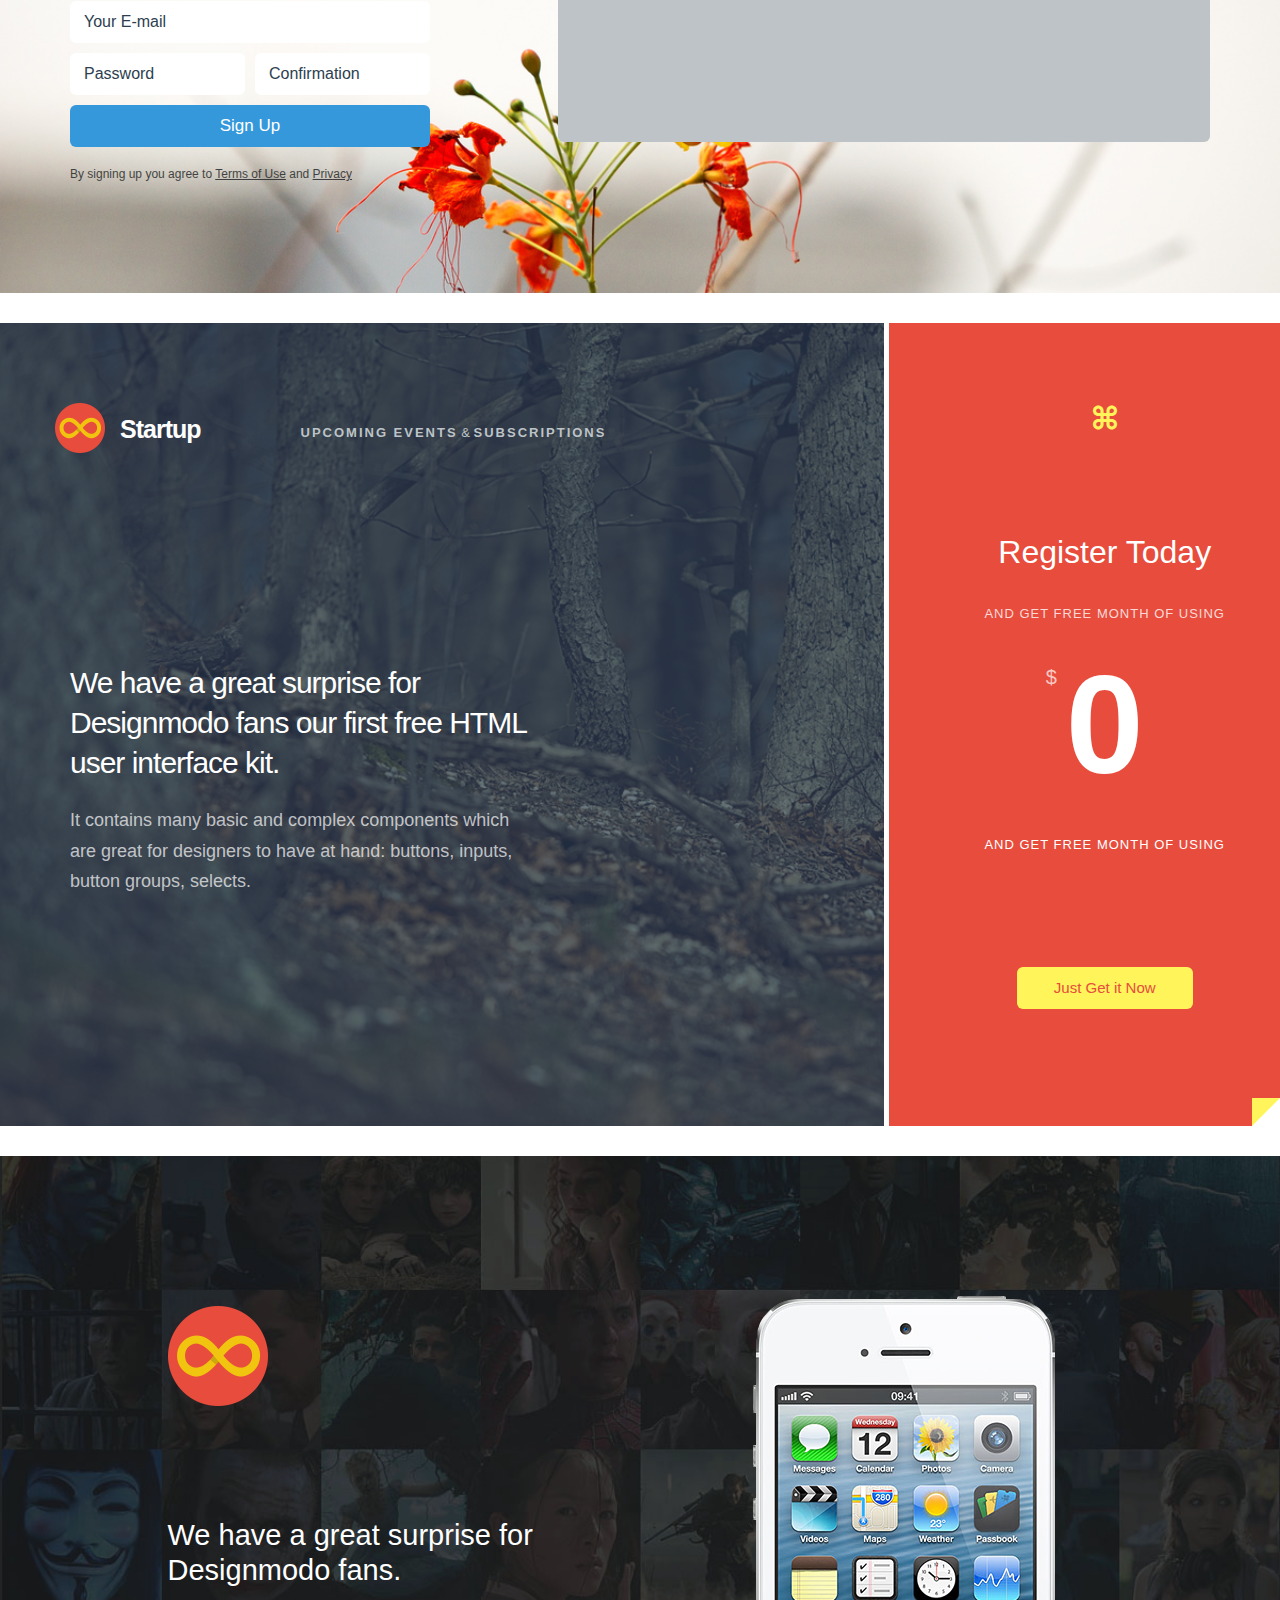
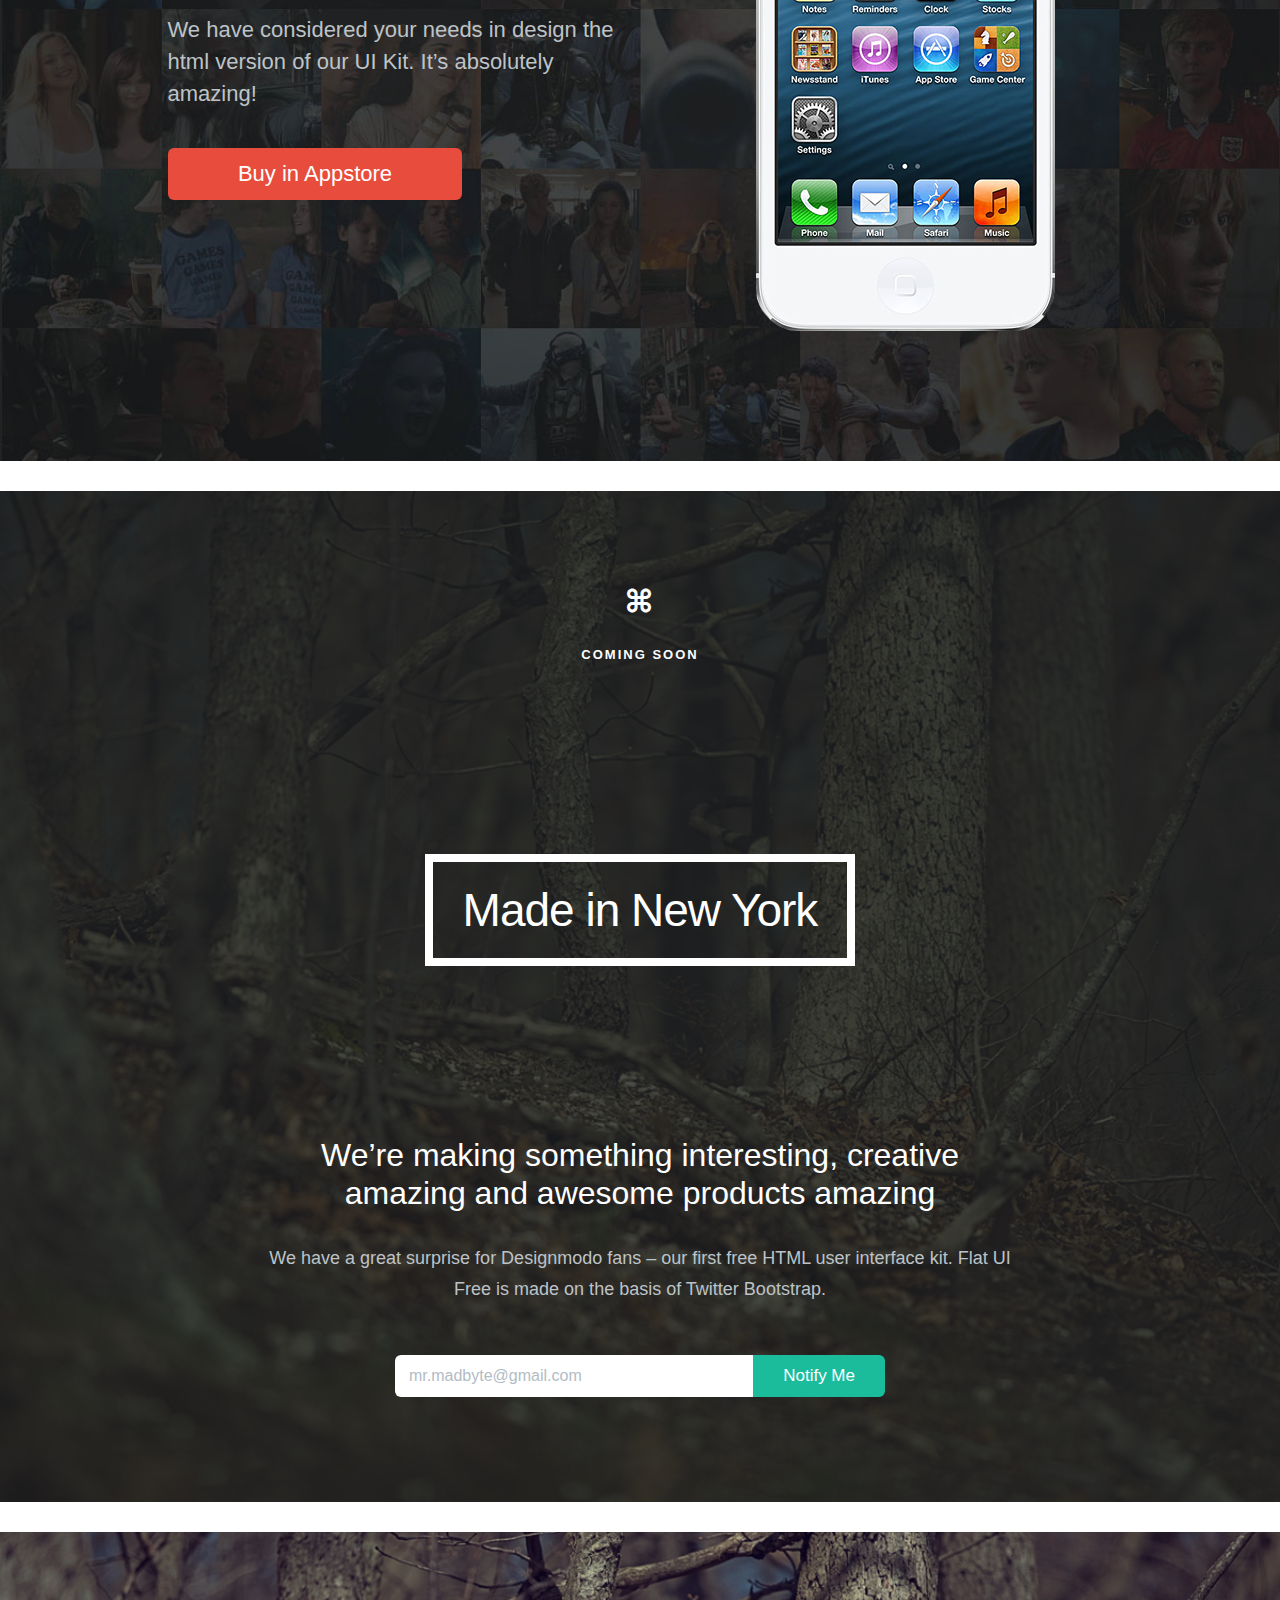
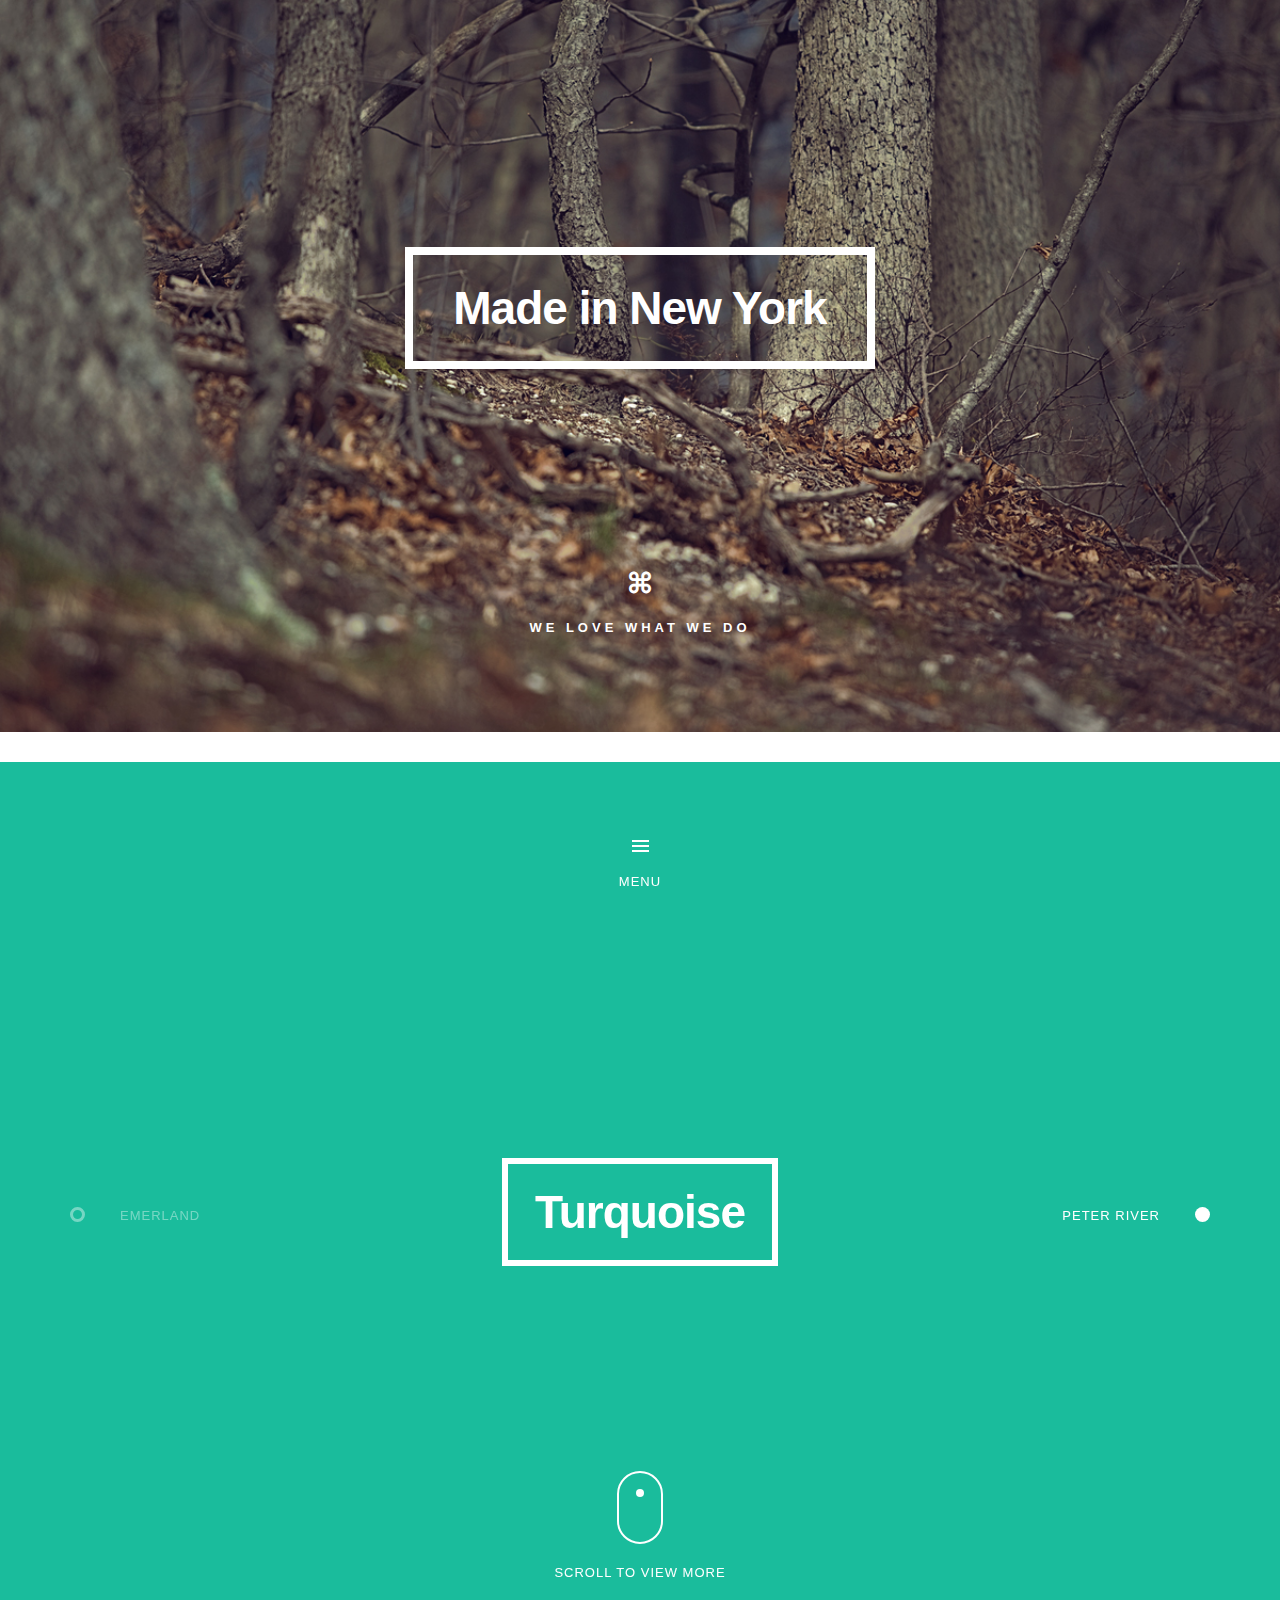
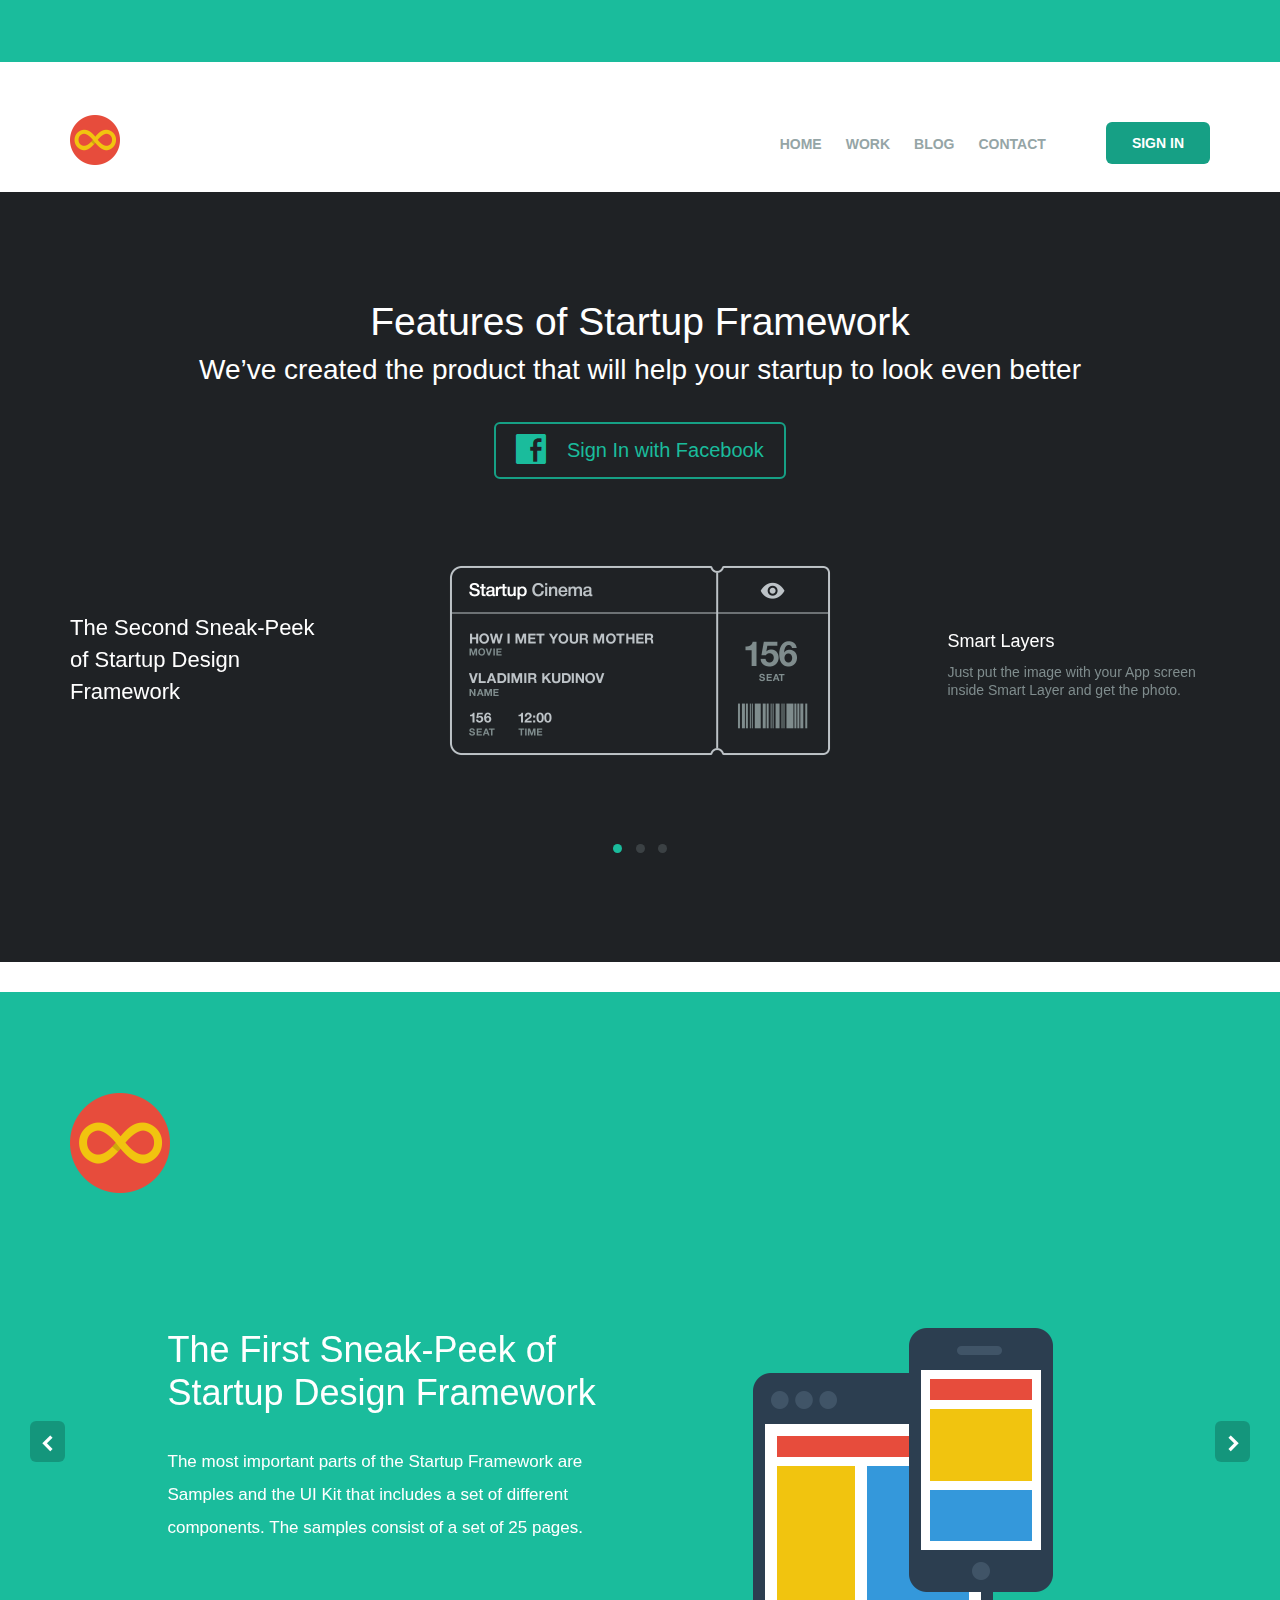
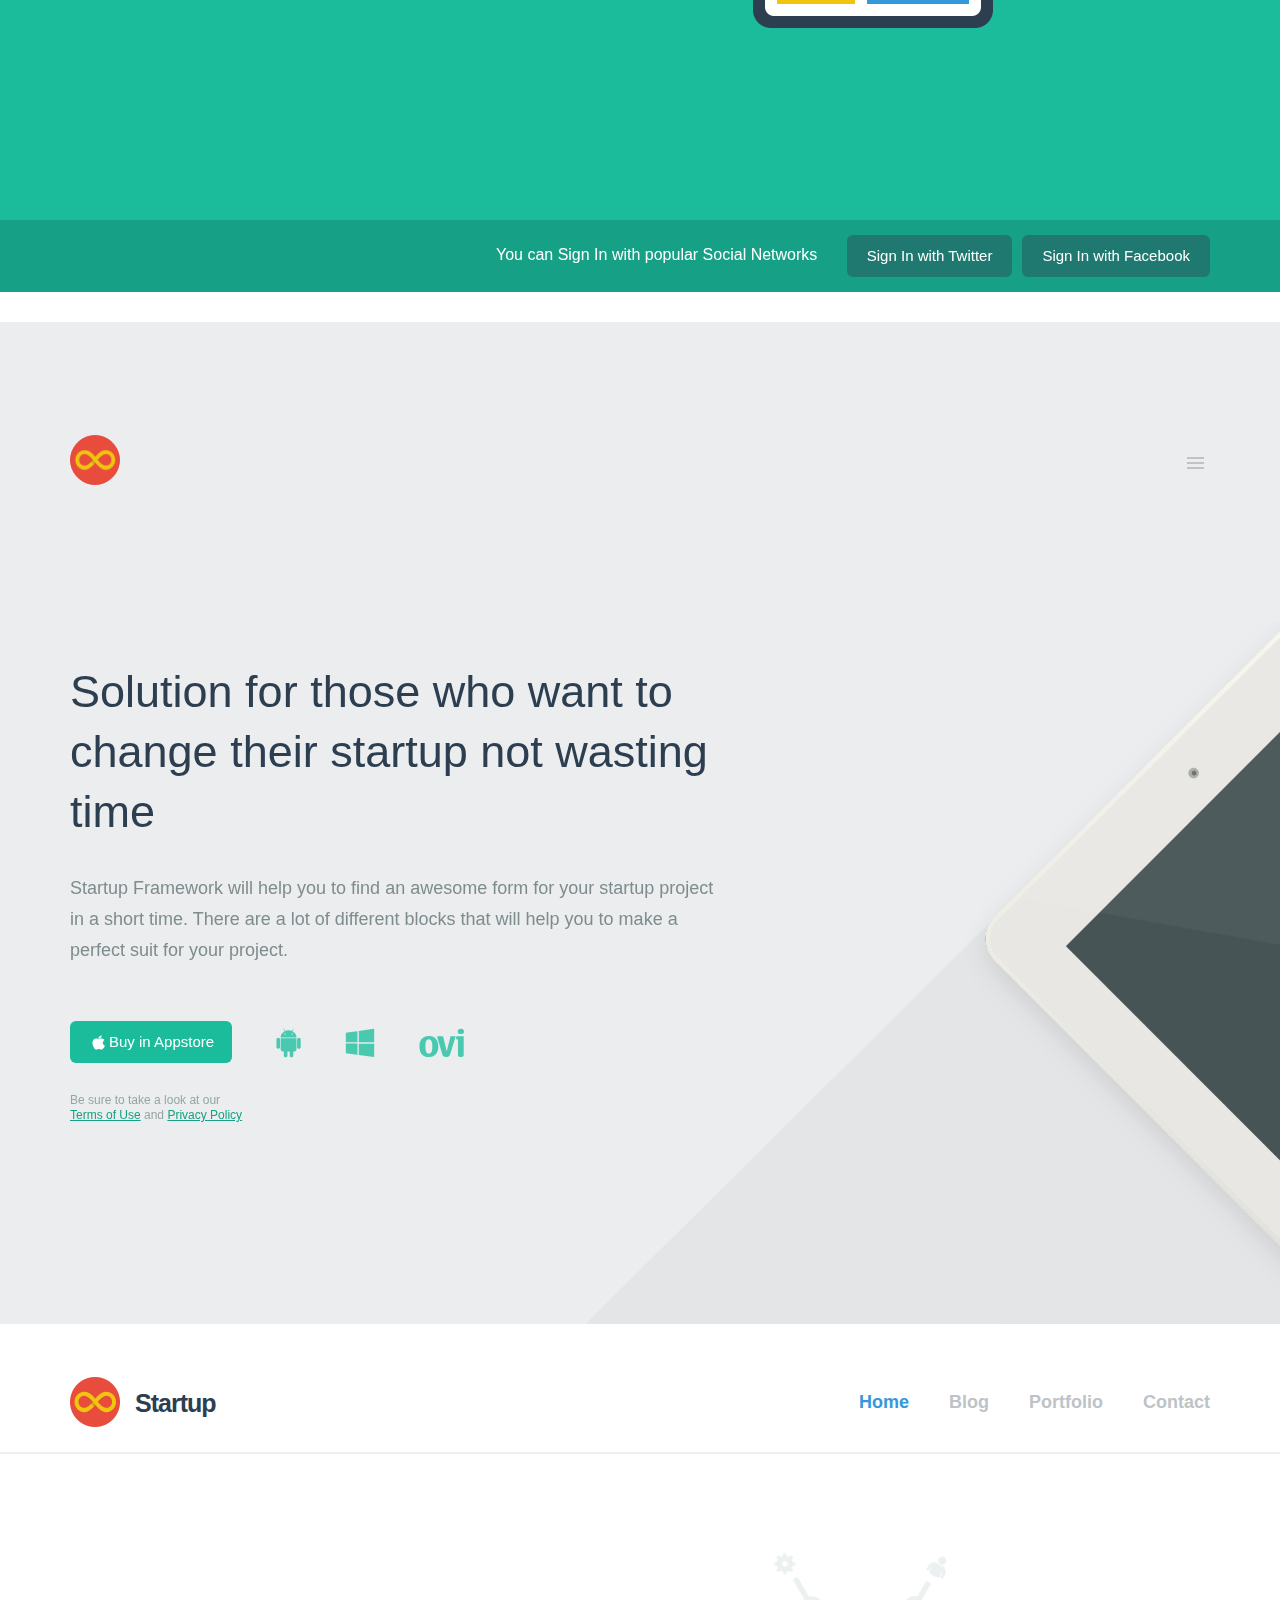
<file: LP/ui-kit/ui-kit-header/index.html>
<!DOCTYPE html>
<html lang="en">
  <head>
    <meta charset="utf-8">
    <title>Headers</title>
    <meta name="apple-mobile-web-app-capable" content="yes" />
    <meta name="viewport" content="width=device-width, initial-scale=1.0, maximum-scale=1.0, user-scalable=no" />
    <meta name="apple-mobile-web-app-status-bar-style" content="black" />
    <link rel="shortcut icon" href="../../flat-ui/images/favicon.ico">
    <link rel="stylesheet" href="../../flat-ui/bootstrap/css/bootstrap.css">
    <link rel="stylesheet" href="../../flat-ui/css/flat-ui.css">
    <!-- Using only with Flat-UI (free)-->
    <link rel="stylesheet" href="../../common-files/css/icon-font.css">
    <!-- end -->
    <link rel="stylesheet" href="../../common-files/css/animations.css">
    <link rel="stylesheet" href="../ui-kit-header/css/ui-kit-styles.css">
  </head>
  <body>
    <nav class="dockbar navbar-fixed-top" id="header-dockbar">
      <menu class="main-menu">
        <div class="container">
          <div class="row">
            <a href="index.html" class="man-brand col-sm-3">
              <span class="logotype">Startup</span>
              <span class="doc-title">components</span>
            </a>
            <button id="open-close-menu" class="menu-btn btn-inverse"><span class="fui-list"></span>
            </button>
            <dl class="col-sm-8">
              <dd><a class="active">header</a>
              </dd>
              <dd><a href="../ui-kit-content/index.html">content 1</a>
              </dd>
              <dd><a href="../ui-kit-content/index2.html">content 2</a>
              </dd>
              <dd><a href="../ui-kit-footer/index.html">footer</a>
              </dd>
              <dd><a href="../ui-kit-projects/index.html">project</a>
              </dd>
              <dd><a href="../ui-kit-price/index.html">price table</a>
              </dd>
              <dd><a href="../ui-kit-blog/index.html">blog</a>
              </dd>
              <dd><a href="../ui-kit-crew/index.html">crew</a>
              </dd>
              <dd><a href="../ui-kit-contacts/index.html">contact</a>
              </dd>
            </dl>
          </div>
        </div>
      </menu>
      <menu class="colapsed-menu">
        <dl>
          <dd><a class="active">header</a>
          </dd>
          <dd><a href="../ui-kit-content/index.html">content 1</a>
          </dd>
          <dd><a href="../ui-kit-content/index2.html">content 2</a>
          </dd>
          <dd><a href="../ui-kit-footer/index.html">footer</a>
          </dd>
          <dd><a href="../ui-kit-projects/index.html">project</a>
          </dd>
          <dd><a href="../ui-kit-price/index.html">price table</a>
          </dd>
          <dd><a href="../ui-kit-blog/index.html">blog</a>
          </dd>
          <dd><a href="../ui-kit-crew/index.html">crew</a>
          </dd>
          <dd><a href="../ui-kit-contacts/index.html">contact</a>
          </dd>
        </dl>
      </menu>
    </nav>
    <div class="page-wrapper">
      <!-- header-1 -->
      <header class="header-1">
        <div class="container">
          <div class="row">
            <nav class="navbar col-sm-12" role="navigation">
              <div class="navbar-header">
                <button type="button" class="navbar-toggle"></button>
                <a class="brand" href="#">
                  <img src="../../common-files/img/header/logo@2x.png" width="50" height="50" alt="">Startup</a>
              </div>
              <div class="collapse navbar-collapse">
                <ul class="nav pull-right">
                  <li><a href="#">HOME</a>
                  </li>
                  <li><a href="#">WORK</a>
                  </li>
                  <li><a href="#">BLOG</a>
                  </li>
                  <li><a href="#">CONTACT</a>
                  </li>
                </ul>
                <ul class="subnav">
                  <li><a href="#">Privacy</a>
                  </li>
                  <li><a href="#">Terms</a>
                  </li>
                  <li><a href="#">Advertise</a>
                  </li>
                  <li><a href="#">Affiliates</a>
                  </li>
                  <li><a href="#">Newsletter</a>
                  </li>
                  <li><a href="#">About</a>
                  </li>
                  <li><a href="#">Contact Us</a>
                  </li>
                </ul>
              </div>
            </nav>
          </div>
        </div>
      </header>
      <section class="header-1-sub">
        <div id="pt-main" class="page-transitions pt-perspective">
          <div class="pt-page pt-page-1">
            <div class="background">&nbsp;</div>
            <div class="caption">
              <div class="container">
                <h3>We’ve created the product that will help your <br />startup to look even better.</h3>
                <p class="lead">You have the design, you have the code</p>
              </div>
            </div>
          </div>
          <div class="pt-page pt-page-2">
            <div class="background">&nbsp;</div>
            <div class="caption">
              <div class="container">
                <h3>Example headline.</h3>
                <p class="lead">Lorem ipsum dolor sit amet, consectetur adipisicing elit, sed do eiusmod tempor incididunt ut labore et dolore magna aliqua.</p>
              </div>
            </div>
          </div>
          <div class="pt-page pt-page-3">
            <div class="background">&nbsp;</div>
            <div class="caption">
              <div class="container">
                <h3>Another example headline.</h3>
                <p class="lead">Lorem ipsum dolor sit amet, consectetur adipisicing elit, sed do eiusmod tempor incididunt ut labore et dolore magna aliqua.</p>
              </div>
            </div>
          </div>
          <div class="container controls">
            <a class="control-prev" href="#"><span class="fui-arrow-left"> </span></a>
            <a class="control-next" href="#"><span class="fui-arrow-right"> </span></a>
          </div>
        </div>
      </section>
      <div class="delimiter"></div>
      <!-- header-2 -->
      <header class="header-2">
        <div class="container">
          <div class="row">
            <nav class="navbar col-sm-12" role="navigation">
              <div class="navbar-header">
                <button type="button" class="navbar-toggle"></button>
                <a class="brand" href="#">
                  <img src="../../common-files/icons/Infinity-Loop@2x.png" width="50" height="50" alt="">Startup</a>
              </div>
              <div class="collapse navbar-collapse">
                <ul class="nav pull-right">
                  <li class="active"><a href="#">Home</a>
                  </li>
                  <li><a href="#">Work</a>
                  </li>
                  <li><a href="#">Blog</a>
                  </li>
                  <li><a href="#">Contact</a>
                  </li>
                </ul>
                <ul class="subnav">
                  <li><a href="#">Privacy</a>
                  </li>
                  <li><a href="#">Terms</a>
                  </li>
                  <li><a href="#">Advertise</a>
                  </li>
                  <li><a href="#">Affiliates</a>
                  </li>
                  <li><a href="#">Newsletter</a>
                  </li>
                  <li><a href="#">About</a>
                  </li>
                  <li><a href="#">Contact Us</a>
                  </li>
                </ul>
              </div>
            </nav>
          </div>
        </div>
      </header>
      <section class="header-2-sub bg-midnight-blue">
        <div class="background">&nbsp;</div>
        <div class="container">
          <div class="row">
            <div class="col-sm-8 col-sm-offset-2">
              <div class="hero-unit">
                <h1>We have created the product that will help<br/>
                        your startup to look even better</h1>
              </div>
              <div class="btns">
                <a class="btn btn-inverse" href="#">Learn More</a>
                <a class="btn btn-danger" href="#">Buy Now for $9</a>
              </div>
            </div>
          </div>
        </div>
      </section>
      <div class="delimiter"></div>
      <!-- header-3 -->
      <header class="header-3">
        <div class="container">
          <div class="row">
            <nav class="navbar col-sm-12" role="navigation">
              <div class="navbar-header">
                <button type="button" class="navbar-toggle"></button>
                <a class="brand" href="#">
                  <img src="../../common-files/icons/Infinity-Loop@2x.png" width="50" height="50" alt="">Startup</a>
              </div>
              <div class="collapse navbar-collapse pull-right">
                <ul class="nav pull-left">
                  <li><a href="#">HOME</a>
                  </li>
                  <li><a href="#">WORK</a>
                  </li>
                  <li><a href="#">BLOG</a>
                  </li>
                  <li><a href="#">CONTACT</a>
                  </li>
                </ul>
                <form class="navbar-form pull-left">
                  <a class="btn btn-primary" href="#">SIGN IN</a>
                </form>
              </div>
            </nav>
          </div>
        </div>
        <div class="header-background"></div>
      </header>
      <section class="header-3-sub">
        <div class="background">&nbsp;</div>
        <div class="container">
          <div class="row">
            <div class="col-sm-6">
              <h3>Twenty five awesome samples</h3>
              <p>These Samples will guide you through and show how to use the blocks and give you the feeling on how to play around using the components in the website building process.</p>
            </div>
          </div>
        </div>
      </section>
      <div class="delimiter"></div>
      <!-- header-4 -->
      <header class="header-4 v-center bg-midnight-blue">
        <div class="background">&nbsp;</div>
        <div>
          <div class="container">
            <div class="row">
              <div class="col-sm-6">
                <div class="hero-unit">
                  <h1>Startup Design Framework is coming!</h1>
                  <p>The Second Sneak-Peek of Startup Design Framework</p>
                </div>
                <div class="btns">
                  <a class="btn btn-large btn-primary" href="#">Join Startup Kit</a>
                  <a class="btn btn-large btn-gray" href="#">Sign In</a>
                </div>
              </div>
            </div>
          </div>
        </div>
      </header>
      <div class="delimiter"></div>
      <!-- header-5 -->
      <header class="header-5">
        <div class="container">
          <div class="row">
            <div class="navbar col-sm-12" role="navigation">
              <div class="navbar-header">
                <button type="button" class="navbar-toggle"></button>
                <a class="home" href="#"> <span class="fui-home"> </span>
                </a>
                <a class="search" href="#"> <span class="fui-search"> </span>
                </a>
              </div>
              <div class="collapse navbar-collapse">
                <ul class="nav">
                  <li><a href="#">HOME</a>
                  </li>
                  <li><a href="#">WORK</a>
                  </li>
                  <li class="center"><a href="#"><span class="fui-eye"> </span><span>EYE ITEM</span></a>
                  </li>
                  <li><a href="#">BLOG</a>
                  </li>
                  <li><a href="#">CONTACTS</a>
                  </li>
                </ul>
              </div>
              <form class="navbar-search">
                <a class="close-search" href="#"><span class="fui-cross"> </span></a>
                <input type="text" placeholder="Search query">
              </form>
            </div>
          </div>
        </div>
      </header>
      <section class="header-5-sub">
        <div id="h-5-pt-1" class="page-transitions pt-perspective">
          <div class="pt-page pt-page-1 pt-page-current bg-midnight-blue">
            <div class="background">&nbsp;</div>
            <div class="container">
              <div class="box-icon">
                <a class="fui-arrow-left pt-control-prev" href="#"></a>
                <span class="icon fui-mic"> </span>
                <a class="fui-arrow-right pt-control-next" href="#"></a>
              </div>
              <div class="hero-unit">
                <h1>Mail App</h1>
                <p>Beautiful Project</p>
              </div>
            </div>
          </div>
          <div class="pt-page pt-page-2 bg-turquoise">
            <div class="background">&nbsp;</div>
            <div class="container">
              <div class="box-icon">
                <a class="fui-arrow-left pt-control-prev" href="#"></a>
                <span class="icon fui-mic"> </span>
                <a class="fui-arrow-right pt-control-next" href="#"></a>
              </div>
              <div class="hero-unit">
                <h1>Mail App</h1>
                <p>Beautiful Project</p>
              </div>
            </div>
          </div>
        </div>
      </section>
      <div class="delimiter"></div>
      <!-- header-6 -->
      <header class="header-6">
        <div class="container">
          <div class="row">
            <div class="navbar col-sm-12" role="navigation">
              <div class="navbar-header">
                <button type="button" class="navbar-toggle"></button>
                <a class="brand" href="#">
                  <img src="../../common-files/icons/Infinity-Loop@2x.png" width="50" height="50" alt="">Startup</a>
                <div class="social-btns">
                  <a href="#">
                    <div class="fui-vimeo"></div>
                    <div class="fui-vimeo"></div>
                  </a>
                  <a href="#">
                    <div class="fui-facebook"></div>
                    <div class="fui-facebook"></div>
                  </a>
                  <a href="#">
                    <div class="fui-twitter"></div>
                    <div class="fui-twitter"></div>
                  </a>
                </div>
              </div>
              <div class="collapse navbar-collapse">
                <ul class="nav">
                  <li><a href="#">HOME</a>
                  </li>
                  <li><a href="#">WORK</a>
                  </li>
                  <li><a href="#">BLOG</a>
                  </li>
                  <li><a href="#">CONTACT</a>
                  </li>
                </ul>
              </div>
            </div>
          </div>
        </div>
      </header>
      <section class="header-6-sub">
        <div class="background">&nbsp;</div>
        <div class="container">
          <div class="row">
            <div class="col-sm-8 col-sm-offset-2">
              <h3>You have the design, you have the code</h3>
              <div class="row">
                <p class="lead col-sm-10 col-sm-offset-1">
                  We’ve created the product that will help your startup to look even better.
                </p>
              </div>
              <div class="player">
                <iframe id="pPlayer" src="http://player.vimeo.com/video/80282064?title=0&amp;byline=0&amp;portrait=0&amp;api=1&amp;player_id=pPlayer" frameborder="0" width="212" height="142" webkitallowfullscreen mozallowfullscreen allowfullscreen></iframe>
              </div>
            </div>
          </div>
          <div class="row">
            <div class="col-sm-10 col-sm-offset-1">
              <div class="signup-form">
                <form>
                  <div class="clearfix">
                    <input type="text" class="form-control" placeholder="Your E-mail">
                    <input type="password" class="form-control" placeholder="Password">
                    <input type="password" class="form-control" placeholder="Confirmation">
                    <button type="submit" class="btn btn-primary">Sign Up</button>
                  </div>
                </form>
              </div>
            </div>
          </div>
        </div>
      </section>
      <div class="delimiter"></div>
      <!-- header-7 -->
      <div class="header-7-sub bg-midnight-blue">
        <div id="h-7-pt-main" class="page-transitions pt-perspective">
          <div class="pt-page pt-page-current">
            <section class="h-7-section-1">
              <div>
                <div class="background">&nbsp;</div>
                <header class="header-7">
                  <div class="container">
                    <a class="brand" href="#">
                      <img src="../../common-files/icons/Infinity-Loop@2x.png" width="50" height="50" alt="">Startup</a>
                  </div>
                </header>
                <div class="container">
                  <div class="row">
                    <div class="col-sm-8 col-sm-offset-2">
                      <div class="player-wrapper">
                        <div class="player">
                          <iframe id="pPlayer" src="http://player.vimeo.com/video/80282064?title=0&amp;byline=0&amp;portrait=0&amp;api=1&amp;player_id=pPlayer" frameborder="0" webkitallowfullscreen mozallowfullscreen allowfullscreen></iframe>
                        </div>
                      </div>
                      <h3>You have the design, you have the code</h3>
                      <div class="row">
                        <div class="col-sm-10 col-sm-offset-1">
                          <p class="lead">We’ve created the product that will help your startup to look even better</p>
                        </div>
                      </div>
                    </div>
                  </div>
                  <div class="row">
                    <div class="col-sm-10 col-sm-offset-1">
                      <div class="box">
                        <h6>Block Model</h6>
You can easily combine any components in a variety of design projects. It’s easy!
                      </div>
                      <div class="box">
                        <h6>HTML 5, Less, CSS 3</h6>
We used checked-out technologies to give the best results.
                      </div>
                      <div class="box">
                        <h6>Easy to use</h6>
To get started, you select the desired sample and base the entire website on it.simple!
                      </div>
                    </div>
                  </div>
                </div>
              </div>
            </section>
          </div>
          <div class="pt-page">
            <section class="h-7-section-2">
              <div>
                <div class="background">&nbsp;</div>
                This could be your content.
              </div>
            </section>
          </div>
        </div>
        <div class="pt-controls">
          <ol class="pt-indicators">
            <li class="active"></li>
            <li></li>
          </ol>
        </div>
      </div>
      <div class="delimiter"></div>
      <!-- header-8 -->
      <header class="header-8">
        <div class="container">
          <div class="row">
            <div class="navbar col-sm-12" role="navigation">
              <div class="navbar-header">
                <button type="button" class="navbar-toggle"></button>
                <a class="brand" href="#">
                  <img src="../../common-files/icons/Infinity-Loop@2x.png" width="50" height="50" alt="">Startup</a>
              </div>
              <div class="collapse navbar-collapse">
                <ul class="nav">
                  <li><a href="#">Home</a>
                  </li>
                  <li><a href="#">Blog</a>
                  </li>
                  <li><a href="#">Portfolio</a>
                  </li>
                  <li><a href="#">Contact</a>
                  </li>
                </ul>
              </div>
            </div>
          </div>
        </div>
        <div class="header-background"></div>
      </header>
      <section class="header-8-sub bg-midnight-blue">
        <div class="background">&nbsp;</div>
        <div class="container">
          <div class="row">
            <div class="col-sm-6 col-sm-offset-3">
              <h3>Startup Design Framework</h3>
              <p class="lead">We’ve created the product that will help your startup to look even better.</p>
            </div>
          </div>
          <div class="row">
            <div class="col-sm-8 col-sm-offset-2">
              <img src="../../common-files/img/header/browser@2x.png" width="620" height="234" alt="">
            </div>
          </div>
        </div>
      </section>
      <div class="delimiter"></div>
      <!-- header-9 -->
      <header class="header-9">
        <div class="container">
          <div class="row">
            <div class="navbar col-sm-12" role="navigation">
              <div class="navbar-header">
                <button type="button" class="navbar-toggle"></button>
                <a class="brand" href="#"><span class="fui-cmd"> </span></a>
              </div>
              <div class="collapse navbar-collapse">
                <ul class="nav">
                  <li class="active"><a href="#">UPCOMING EVENTS</a>
                  </li>
                  <li><a href="#">SUBSCRIPTIONS</a>
                  </li>
                  <li><a href="#">WORK</a>
                  </li>
                  <li><a href="#">BLOG</a>
                  </li>
                  <li><a href="#">CONTACT</a>
                  </li>
                </ul>
              </div>
            </div>
          </div>
        </div>
      </header>
      <section class="header-9-sub bg-midnight-blue">
        <div class="background">&nbsp;</div>
        <div class="container">
          <div class="row">
            <div class="col-sm-6 col-sm-offset-3">
              <div class="hero-unit bordered">
                <p class="wide-text">Startup Framework</p>
              </div>
              <p class="wide-text text-warning">suit up your startup</p>
            </div>
          </div>
          <div class="nav-steps">
            <a href="#" class="active">HOME PAGE</a>
            <div class="steps-selectors">
              <a href="#" class="active">/</a>
              <a href="#">/</a>
              <a href="#">/</a>
              <a href="#">/</a>
            </div>
            <a href="#">UPCOMING EVENTS</a>
          </div>
        </div>
      </section>
      <div class="delimiter"></div>
      <!-- header-10 -->
      <header class="header-10">
        <div class="container">
          <div class="row">
            <div class="navbar col-sm-12" role="navigation">
              <div class="navbar-header">
                <button type="button" class="navbar-toggle"></button>
                <a class="brand" href="#">Startup</a>
              </div>
              <div class="collapse navbar-collapse pull-right">
                <ul class="nav pull-left">
                  <li><a href="#">Home</a>
                  </li>
                  <li><a href="#">Account</a>
                  </li>
                  <li><a href="#">Blog</a>
                  </li>
                  <li><a href="#">Contact</a>
                  </li>
                </ul>
                <form class="navbar-form pull-left">
                  <a class="btn btn-success" href="#">Buy Now</a>
                </form>
              </div>
            </div>
          </div>
        </div>
        <div class="header-background"></div>
      </header>
      <section class="header-10-sub v-center">
        <div class="background">&nbsp;</div>
        <div>
          <div class="container">
            <div class="hero-unit">
              <h1>Startup Framework is a set of components</h1>
              <p>We’ve created the product that will help your
                <br/>startup to look even better.</p>
            </div>
          </div>
        </div>
        <a class="control-btn fui-arrow-down" href="#"></a>
      </section>
      <div class="delimiter"></div>
      <!-- header-11 -->
      <header class="header-11">
        <div class="container">
          <div class="row">
            <div class="navbar col-sm-12" role="navigation">
              <div class="navbar-header">
                <button type="button" class="navbar-toggle"></button>
                <a class="brand" href="#">
                  <img src="../../common-files/icons/Infinity-Loop@2x.png" width="50" height="50" alt="">Startup</a>
              </div>
              <div class="collapse navbar-collapse pull-right">
                <ul class="nav pull-left">
                  <li><a href="#">HOME</a>
                  </li>
                  <li><a href="#">COMPANY</a>
                  </li>
                  <li><a href="#">PORTFOLIO</a>
                  </li>
                  <li><a href="#">BLOG</a>
                  </li>
                  <li><a href="#">CONTACT</a>
                  </li>
                </ul>
                <form class="navbar-form pull-left">
                  <a class="btn btn-info" href="#">SIGN IN</a>
                </form>
              </div>
            </div>
          </div>
        </div>
        <div class="header-background"></div>
      </header>
      <section class="header-11-sub bg-midnight-blue">
        <div class="background">&nbsp;</div>
        <div class="container">
          <div class="row">
            <div class="col-sm-4">
              <h3>Features of Startup Framework</h3>
              <p>You have the design, you have the code. We’ve created the product that will help your startup to look even better.</p>
              <div class="signup-form">
                <form>
                  <div class="form-group">
                    <input class="form-control" type="text" placeholder="Your E-mail">
                  </div>
                  <div class="form-group">
                    <div>
                      <input type="password" class="form-control" placeholder="Password">
                    </div>
                    <div>
                      <input type="password" class="form-control" placeholder="Confirmation">
                    </div>
                  </div>
                  <div class="form-group">
                    <button type="submit" class="btn btn-block btn-info">Sign Up</button>
                  </div>
                </form>
              </div>
              <div class="additional-links">By signing up you agree to <a href="#">Terms of Use</a> and <a href="#">Privacy</a>
              </div>
            </div>
            <div class="col-sm-7 col-sm-offset-1 player-wrapper">
              <div class="player">
                <iframe id="pPlayer" src="http://player.vimeo.com/video/80282064?title=0&amp;byline=0&amp;portrait=0&amp;api=1&amp;player_id=pPlayer" frameborder="0" webkitallowfullscreen mozallowfullscreen allowfullscreen></iframe>
              </div>
            </div>
          </div>
        </div>
      </section>
      <div class="delimiter"></div>
      <!-- header-12 -->
      <header class="header-12">
        <div class="container">
          <div class="row">
            <div class="navbar">
              <div class="navbar-header">
                <a class="brand" href="#">
                  <img src="../../common-files/icons/Infinity-Loop@2x.png" width="50" height="50" alt="">Startup</a>
                <div class="nav">
                  <a href="#">UPCOMING EVENTS</a> &amp; <a href="#">SUBSCRIPTIONS</a>
                </div>
              </div>
            </div>
          </div>
        </div>
      </header>
      <section class="header-12-sub bg-midnight-blue">
        <div class="background">&nbsp;</div>
        <div class="container">
          <div class="row">
            <div class="col-sm-5">
              <div class="hero-unit">
                <h1>We have a great surprise for Designmodo fans our first free HTML user interface kit.</h1>
                <p>It contains many basic and complex components which are great for designers to have at hand: buttons, inputs, button groups, selects.</p>
              </div>
            </div>
            <div class="aside">
              <div>
                <span class="fui-cmd"> </span>
                <h3>Register Today</h3>
                <p class="muted">AND GET FREE MONTH OF USING</p>
                <div class="price">
                  <div class="currency">$</div>0
                </div>
                <p>AND GET FREE MONTH OF USING</p>
                <a class="btn" href="#">Just Get it Now</a>
              </div>
            </div>
          </div>
        </div>
      </section>
      <div class="delimiter"></div>
      <!-- header-13 -->
      <header class="header-13">
        <div class="container">
          <div class="row">
            <div class="col-sm-11 col-sm-offset-1">
              <a class="brand" href="#">
                <img src="../../common-files/icons/Infinity-Loop@2x.png" width="100" height="100" alt="">
              </a>
            </div>
          </div>
        </div>
      </header>
      <section class="header-13-sub v-center bg-midnight-blue">
        <div>
          <div class="background">&nbsp;</div>
          <div class="container">
            <div class="row">
              <div class="col-sm-5 col-sm-offset-1">
                <h3>We have a great surprise for Designmodo fans.</h3>
                <p class="lead">We have considered your needs in design the html version of our UI Kit. It’s absolutely amazing!</p>
                <br>
                <div class="row">
                  <div class="col-md-8">
                    <a class="btn btn-danger btn-huge" href="#">Buy in Appstore</a>
                  </div>
                </div>
              </div>
              <div class="col-sm-4 col-sm-offset-1">
                <img src="../../common-files/img/header/iphone.png" class="hidden-xs" alt="">
              </div>
            </div>
          </div>
        </div>
      </section>
      <div class="delimiter"></div>
      <!-- header-14 -->
      <section class="header-14-sub">
        <div class="background">&nbsp;</div>
        <div class="container">
          <div class="row">
            <div class="col-sm-8 col-sm-offset-2">
              <div class="header-14">
                <span class="fui-cmd"> </span>
                <div>COMING SOON</div>
              </div>
              <div class="hero-unit">
                <h1>Made in New York</h1>
              </div>
              <h3>We’re making something interesting, creative amazing and awesome products amazing</h3>
              <p>We have a great surprise for Designmodo fans – our first free HTML user interface kit. Flat UI Free is made on the basis of Twitter Bootstrap.</p>
              <div class="row">
                <div class="subscribe-form col-sm-8 col-sm-offset-2">
                  <form>
                    <div class="input-group">
                      <input type="text" class="form-control" placeholder="mr.madbyte@gmail.com">
                      <span class="input-group-btn">
                                    <button class="btn btn-primary" type="button">Notify Me</button>
                                </span>
                    </div>
                  </form>
                </div>
              </div>
            </div>
          </div>
        </div>
      </section>
      <div class="delimiter"></div>
      <!-- header-15 -->
      <header class="header-15 hidden">
        <div class="container">
          <div class="row">
            <div class="navbar col-sm-12" role="navigation">
              <div class="navbar-header">
                <button type="button" class="navbar-toggle"></button>
                <a class="brand" href="#">Startup</a>
              </div>
              <div class="navbar-collapse collapse">
                <ul class="nav">
                  <li class="active"><a href="#">Home</a>
                  </li>
                  <li><a href="#">Blog</a>
                  </li>
                  <li><a href="#">Portfolio</a>
                  </li>
                  <li><a href="#">Contact</a>
                  </li>
                </ul>
                <form class="navbar-form pull-right">
                  <a class="btn" href="#">TRY IT</a>
                </form>
              </div>
            </div>
          </div>
        </div>
        <div class="header-background"></div>
      </header>
      <section class="header-15-sub bg-midnight-blue">
        <div class="background">&nbsp;</div>
        <div class="container">
          <div class="hero-unit">
            <h1>Made in New York</h1>
            <div class="fui-cmd"></div>
            <p>WE LOVE WHAT WE DO</p>
          </div>
        </div>
      </section>
      <div class="delimiter"></div>
      <!-- header-16 -->
      <header class="header-16">
        <div class="container">
          <div class="row">
            <div class="navbar" role="navigation">
              <div class="navbar-header">
                <button type="button" class="navbar-toggle">
                  <span>MENU</span>
                  <div>CLOSE</div>
                </button>
                <div class="navbar-collapse collapse">
                  <ul class="nav">
                    <li class="active"><a href="#">HOME</a>
                    </li>
                    <li><a href="#">WORK</a>
                    </li>
                    <li><a href="#">BLOG</a>
                    </li>
                    <li><a href="#">CONTACT</a>
                    </li>
                  </ul>
                </div>
              </div>
            </div>
          </div>
        </div>
      </header>
      <section class="header-16-sub">
        <div id="h-16-pt-main" class="page-transitions pt-perspective">
          <div class="v-center pt-page pt-page-1 pt-page-current bg-turquoise">
            <div>
              <div class="background">&nbsp;</div>
              <div class="container">
                <div class="hero-unit">
                  <h1>Turquoise</h1>
                </div>
              </div>
            </div>
            <span class="scroll-btn"><a href="#"> <span class="mouse"><span> </span></span>SCROLL TO VIEW MORE</a>
            </span>
            <span class="pt-controls">
                <div class="container">
                    <a class="pt-control-prev">EMERLAND</a>
                    <a class="pt-control-next" href="#">PETER RIVER</a>
                </div>
            </span>
          </div>
          <div class="v-center pt-page pt-page-2 bg-peter-river">
            <div>
              <div class="background">&nbsp;</div>
              <div class="container">
                <div class="hero-unit">
                  <h1>Peter river</h1>
                </div>
              </div>
            </div>
            <span class="scroll-btn"><a href="#"> <span class="mouse"><span> </span></span>SCROLL TO VIEW MORE
            </a>
            </span>
            <span class="pt-controls">
                <div class="container">
                    <a class="pt-control-prev" href="#">TURQUOISE</a>
                    <a class="pt-control-next" href="#">EMERLAND</a>
                </div>
            </span>
          </div>
          <div class="v-center pt-page pt-page-3 bg-emerland">
            <div>
              <div class="background">&nbsp;</div>
              <div class="container">
                <div class="hero-unit">
                  <h1>Emerland</h1>
                </div>
              </div>
            </div>
            <span class="scroll-btn"><a href="#"> <span class="mouse"><span> </span></span>SCROLL TO VIEW MORE
            </a>
            </span>
            <span class="pt-controls">
                <div class="container">
                    <a class="pt-control-prev" href="#">PETER RIVER</a>
                    <a class="pt-control-next">TURQUOISE</a>
                </div>
            </span>
          </div>
        </div>
      </section>
      <div class="delimiter"></div>
      <!-- header-17 -->
      <header class="header-17">
        <div class="container">
          <div class="row">
            <div class="navbar col-sm-12" role="navigation">
              <div class="navbar-header">
                <button type="button" class="navbar-toggle"></button>
                <a class="brand" href="#">
                  <img src="../../common-files/icons/Infinity-Loop@2x.png" width="50" height="50" alt=""><span>Startup</span>
                </a>
              </div>
              <div class="collapse navbar-collapse pull-right">
                <ul class="nav pull-left">
                  <li><a href="#">HOME</a>
                  </li>
                  <li><a href="#">WORK</a>
                  </li>
                  <li><a href="#">BLOG</a>
                  </li>
                  <li><a href="#">CONTACT</a>
                  </li>
                </ul>
                <form class="navbar-form pull-left">
                  <a class="btn btn-primary" href="#">SIGN IN</a>
                </form>
              </div>
            </div>
          </div>
        </div>
        <div class="header-background"></div>
      </header>
      <section class="header-17-sub text-center bg-midnight-blue">
        <div class="background">&nbsp;</div>
        <div class="container">
          <div class="row">
            <div class="col-sm-10 col-sm-offset-1">
              <div class="hero-unit">
                <h1>Features of Startup Framework</h1>
                <p>We’ve created the product that will help your startup to look even better</p>
              </div>
              <a class="btn btn-huge btn-clear" href="#"><span class="fui-facebook"> </span> Sign In with Facebook</a>
            </div>
          </div>
          <div id="h-17-pt-1" class="page-transitions pt-perspective">
            <div class="pt-page pt-page-current">
              <div class="row v-center">
                <div class="col-sm-3 ani-processed">
                  <big>The Second Sneak-Peek of Startup Design Framework</big>
                </div>
                <div class="col-sm-6 ani-processed">
                  <img src="../../common-files/img/header/ticket-clear@2x.png" width="384" height="191" alt="">
                </div>
                <div class="col-sm-3 ani-processed">
                  <h6>Smart Layers</h6>
Just put the image with your App screen inside Smart Layer and get the photo.
                </div>
              </div>
            </div>
            <div class="pt-page">
              <div class="row v-center">
                <div class="col-sm-3 ani-processed">
                  <big>The Second Sneak-Peek of Startup Design Framework</big>
                </div>
                <div class="col-sm-6 ani-processed">
                  <img src="../../common-files/img/header/ticket-clear@2x.png" width="384" height="191" alt="">
                </div>
                <div class="col-sm-3 ani-processed">
                  <h6>Smart Layers</h6>
Just put the image with your App screen inside Smart Layer and get the photo.
                </div>
              </div>
            </div>
            <div class="pt-page">
              <div class="row v-center">
                <div class="col-sm-3 ani-processed">
                  <big>The Second Sneak-Peek of Startup Design Framework</big>
                </div>
                <div class="col-sm-6 ani-processed">
                  <img src="../../common-files/img/header/ticket-clear@2x.png" width="384" height="191" alt="">
                </div>
                <div class="col-sm-3 ani-processed">
                  <h6>Smart Layers</h6>
Just put the image with your App screen inside Smart Layer and get the photo.
                </div>
              </div>
            </div>
            <div class="pt-controls">
              <ol class="pt-indicators">
                <li class="active"></li>
                <li></li>
                <li></li>
              </ol>
            </div>
          </div>
        </div>
      </section>
      <div class="delimiter"></div>
      <!-- header-18 -->
      <div class="header-18">
        <div id="h-18-pt-main" class="header-18-sub page-transitions pt-perspective">
          <div class="pt-page pt-page-current">
            <section class="header-18-section s1 bg-turquoise clearfix">
              <div class="t-row">
                <div>
                  <div class="background">&nbsp;</div>
                  <header>
                    <div class="container">
                      <a class="brand" href="#">
                        <img src="../../common-files/icons/Infinity-Loop@2x.png" width="100" height="100" alt="">
                      </a>
                    </div>
                  </header>
                  <div class="container clearfix">
                    <div class="row">
                      <div class="col-sm-5 col-sm-offset-1">
                        <h3>The First Sneak-Peek of Startup Design Framework</h3>
                        <div class="visible-xs text-center" style="margin-bottom: 30px">
                          <img src="../../common-files/img/header/browser-iphone@2x.png" width="300" height="300" alt="">
                        </div>
                        <p>The most important parts of the Startup Framework are Samples and the UI Kit that includes a set of different components. The samples consist of a set of 25 pages.</p>
                      </div>
                      <div class="col-sm-4 col-sm-offset-1 hidden-xs">
                        <div class="img">
                          <img src="../../common-files/img/header/browser-iphone@2x.png" width="300" height="300" alt="">
                          <img src="../../common-files/img/header/browser1@2x.png" width="240" height="255" alt="">
                          <img src="../../common-files/img/header/iphone@2x.png" width="144" height="264" alt="">
                        </div>
                      </div>
                    </div>
                  </div>
                </div>
              </div>
              <div class="t-row footer">
                <footer class="bg-green-sea">
                  <div class="container">
                    <span>You can Sign In with popular Social Networks</span>
                    <div class="btns">
                      <a href="#" class="btn btn-primary">Sign In with Twitter</a><a href="#" class="btn btn-primary">Sign In with Facebook</a>
                    </div>
                  </div>
                </footer>
              </div>
            </section>
          </div>
          <div class="pt-page">
            <section class="header-18-section s2 bg-alizarin">
              <div>
                <div class="background">&nbsp;</div>This could be your content
              </div>
            </section>
          </div>
          <div class="pt-controls">
            <div>
              <a class="pt-control-prev" href="#"><span class="fui-arrow-left"> </span></a>
            </div>
            <div>
              <a class="pt-control-next" href="#"><span class="fui-arrow-right"> </span></a>
            </div>
          </div>
        </div>
      </div>
      <div class="delimiter"></div>
      <!-- header-19 -->
      <header class="header-19">
        <div class="container">
          <div class="row">
            <div class="navbar col-sm-12" role="navigation">
              <div class="navbar-header">
                <button type="button" class="navbar-toggle"></button>
                <a class="brand" href="#">
                  <img src="../../common-files/icons/Infinity-Loop@2x.png" width="50" height="50" alt=""> <span>Startup</span>
                </a>
              </div>
              <div class="navbar-collapse collapse">
                <ul class="nav">
                  <li class="active"><a href="#">HOME</a>
                  </li>
                  <li><a href="#">WORK</a>
                  </li>
                  <li><a href="#">BLOG</a>
                  </li>
                  <li><a href="#">CONTACT</a>
                  </li>
                </ul>
                <ul class="subnav">
                  <li><a href="#">Privacy</a>
                  </li>
                  <li><a href="#">Terms</a>
                  </li>
                  <li><a href="#">Advertise</a>
                  </li>
                  <li><a href="#">Affiliates</a>
                  </li>
                  <li><a href="#">Newsletter</a>
                  </li>
                  <li><a href="#">About</a>
                  </li>
                  <li><a href="#">Contact Us</a>
                  </li>
                </ul>
              </div>
            </div>
          </div>
        </div>
      </header>
      <section class="header-19-sub">
        <div class="background">&nbsp;</div>
        <img class="hidden-xs" src="../../common-files/img/header/ipad@2x.png" alt="">
        <div class="container">
          <div class="row">
            <div class="col-sm-7">
              <h1>Solution for those who want to change their startup not wasting time</h1>
              <p>Startup Framework will help you to find an awesome form for your startup project in a short time. There are a lot of different blocks that will help you to make a perfect suit for your project.</p>
              <div class="btns">
                <a class="btn btn-primary" href="#"><span class="fui-apple"> </span><span>Buy in Appstore</span></a>
                <a class="btn btn-primary" href="#"><span class="fui-android"> </span><span>Buy in Google Play</span></a>
                <a class="btn btn-primary" href="#"><span class="fui-microsoft"> </span> <span>Buy in Microsoft Market</span></a>
                <a class="btn btn-primary" href="#"><span class="fui-ovi"> </span><span>Buy in Ovi</span></a>
              </div>
              <div class="additional-links">
                Be sure to take a look at our
                <br>
                <a href="#">Terms of Use</a> and <a href="#">Privacy Policy</a>
              </div>
            </div>
          </div>
        </div>
      </section>
      <div class="delimiter"></div>
      <!-- header-20 -->
      <header class="header-20">
        <div class="container">
          <div class="row">
            <div class="navbar col-sm-12" role="navigation">
              <div class="navbar-header">
                <button type="button" class="navbar-toggle"></button>
                <a class="brand" href="#">
                  <img src="../../common-files/icons/Infinity-Loop@2x.png" width="50" height="50" alt="">Startup
                </a>
              </div>
              <div class="navbar-collapse collapse pull-right">
                <ul class="nav">
                  <li class="active"><a href="#">Home</a>
                  </li>
                  <li><a href="#">Blog</a>
                  </li>
                  <li><a href="#">Portfolio</a>
                  </li>
                  <li><a href="#">Contact</a>
                  </li>
                </ul>
              </div>
            </div>
          </div>
        </div>
        <div class="header-background"></div>
      </header>
      <section class="header-20-sub">
        <div class="background">&nbsp;</div>
        <div class="container">
          <div class="row">
            <div class="col-sm-4 col-sm-offset-2 pull-right">
              <div class="img-wrapper">
                <img src="../../common-files/img/header/hexahedron@2x.png" width="334" height="324" alt="">
                <div class="visible-xs">
                  <img src="../../common-files/img/header/browser-iphone@2x.png" width="300" height="300" alt="">
                </div>
                <div class="img hidden-xs">
                  <img src="../../common-files/img/header/browser-iphone@2x.png" width="300" height="300" alt="">
                  <img src="../../common-files/img/header/browser1@2x.png" width="240" height="255" alt="">
                  <img src="../../common-files/img/header/iphone@2x.png" width="144" height="264" alt="">
                </div>
              </div>
            </div>
            <div class="col-sm-4 col-sm-offset-1">
              <h3>We love what we do. This is a feature</h3>
              <p>We have a great surprise for our Designmodo fans.</p>
              <a class="btn btn-info" href="#">Learn More</a>
            </div>
          </div>
          <div class="row">
            <div class="col-sm-11 col-sm-offset-1">
              <div class="videos">
                <div class="video-box active">
                  <div class="player">
                    <div class="btn btn-play fui-play"></div>
                  </div>
                  <div class="description">
                    Ultra fast
                    <br class="hidden-xs">scripting
                  </div>
                </div>
                <div class="video-box">
                  <div class="player">
                    <div class="btn btn-play fui-play"></div>
                  </div>
                  <div class="description">
                    Time
                    <br class="hidden-xs">economy
                  </div>
                </div>
                <div class="video-box">
                  <div class="player">
                    <div class="btn btn-play fui-play"></div>
                  </div>
                  <div class="description">
                    Ready for
                    <br class="hidden-xs">retina
                  </div>
                </div>
              </div>
            </div>
          </div>
        </div>
      </section>
      <div class="delimiter"></div>
      <!-- header-21 -->
      <header class="header-21">
        <div class="container">
          <div class="row">
            <div class="navbar col-sm-12" role="navigation">
              <div class="navbar-header">
                <button type="button" class="navbar-toggle"></button>
                <a class="brand" href="#">Startup</a>
              </div>
              <div class="navbar-collapse collapse">
                <ul class="nav">
                  <li class="active"><a href="#">HOME</a>
                  </li>
                  <li><a href="#">WORK</a>
                  </li>
                  <li><a href="#">BLOG</a>
                  </li>
                  <li><a href="#">CONTACT</a>
                  </li>
                </ul>
                <form class="navbar-form pull-right">
                  <a class="btn btn-default" href="#">SIGN IN</a>
                </form>
              </div>
            </div>
          </div>
        </div>
      </header>
      <section class="header-21-sub v-center">
        <div>
          <div class="background">&nbsp;</div>
          <div class="container">
            <h3><img class="hl" src="../../common-files/icons/Infinity-Loop@2x.png" width="100" height="100" alt="">Startup Framework</h3>
            <p class="lead">You have the design, you have the code</p>
          </div>
        </div>
        <a class="control-btn fui-arrow-down" href="#"></a>
      </section>
      <div class="delimiter-big"></div>
      <!-- header-22 -->
      <header class="header-22">
        <span class="fui-cmd hidden-xs"> </span>
        <div class="container">
          <div class="row">
            <div class="navbar col-sm-12" role="navigation">
              <div class="navbar-header">
                <button type="button" class="navbar-toggle"></button>
                <a class="brand" href="#">
                  <img src="../../common-files/icons/Infinity-Loop@2x.png" width="50" height="50" alt="">Startup
                </a>
              </div>
              <div class="navbar-collapse collapse">
                <ul class="nav">
                  <li><a href="#">UPCOMING EVENTS</a>
                  </li>
                  <li><a href="#">SUBSCRIPTIONS</a>
                  </li>
                  <li><a href="#">WORK</a>
                  </li>
                  <li><a href="#">BLOG</a>
                  </li>
                  <li><a href="#">CONTACT</a>
                  </li>
                </ul>
              </div>
            </div>
          </div>
        </div>
        <div class="header-background"></div>
      </header>
      <section class="header-22-sub v-center">
        <div>
          <div class="background">&nbsp;</div>
          <div class="container">
            <div class="row">
              <h3 class="col-sm-10 col-sm-offset-1">We have considered your needs in developing the html version of our UI Kit, which contains components &amp; elements.</h3>
            </div>
            <div class="row">
              <div class="col-sm-6">
                <p>We have a great surprise for Designmodo fans – our first free HTML user interface kit. Flat UI Free is made on the basis of Twitter Bootstrap in a stunning flat-style, and the kit also includes a PSD version for designers.</p>
              </div>
              <div class="col-sm-6">
                <p>Designmodo fans – our first free HTML user interface kit. Flat UI Free is made on the basis of Twitter Bootstrap in a stunning flat-style, and the kit also includes a PSD version for developers.</p>
              </div>
            </div>
          </div>
        </div>
      </section>
      <div class="delimiter"></div>
      <!-- header-23 -->
      <header class="header-23">
        <div class="mask">&nbsp;</div>
        <div class="popup-video">
          <iframe id="pPlayer" src="http://player.vimeo.com/video/80282064?title=0&amp;byline=0&amp;portrait=0&amp;api=1&amp;player_id=pPlayer" frameborder="0" webkitallowfullscreen mozallowfullscreen allowfullscreen></iframe>
        </div>
        <div class="container">
          <div class="row">
            <div class="navbar col-sm-12" role="navigation">
              <div class="navbar-header">
                <button type="button" class="navbar-toggle"></button>
                <a class="brand" href="#">Startup</a>
              </div>
              <div class="navbar-collapse collapse">
                <ul class="nav pull-right">
                  <li><a href="#">Home</a>
                  </li>
                  <li><a href="#">Work</a>
                  </li>
                  <li><a href="#">Blog</a>
                  </li>
                  <li><a href="#">Contact</a>
                  </li>
                </ul>
                <ul class="subnav">
                  <li><a href="#">Privacy</a>
                  </li>
                  <li><a href="#">Terms</a>
                  </li>
                  <li><a href="#">Advertise</a>
                  </li>
                  <li><a href="#">Affiliates</a>
                  </li>
                  <li><a href="#">Newsletter</a>
                  </li>
                  <li><a href="#">About</a>
                  </li>
                  <li><a href="#">Contact Us</a>
                  </li>
                </ul>
              </div>
            </div>
          </div>
        </div>
      </header>
      <section class="header-23-sub bg-midnight-blue">
        <div id="bgVideo" class="background">&nbsp;</div>
        <div class="container">
          <div class="row">
            <div class="col-sm-12">
              <div class="hero-unit">
                <strong>Startup Framework</strong>
                <a class="btn-play" id="play" href="#">Play</a>
                <span>Now you have the design</span>
              </div>
            </div>
          </div>
        </div>
      </section>
    </div>
    <!-- Placed at the end of the document so the pages load faster -->
    <script src="../../common-files/js/jquery-1.10.2.min.js"></script>
    <script src="../../flat-ui/js/bootstrap.min.js"></script>
    <script src="../../common-files/js/modernizr.custom.js"></script>
    <script src="../../common-files/js/page-transitions.js"></script>
    <script src="../../common-files/js/jquery.backgroundvideo.min.js"></script>
    <script src="../../common-files/js/froogaloop.min.js"></script>
    <script src="../../common-files/js/jquery.scrollTo-1.4.3.1-min.js"></script>
    <script src="../../common-files/js/startup-kit.js"></script>
  </body>
</html>
</file>
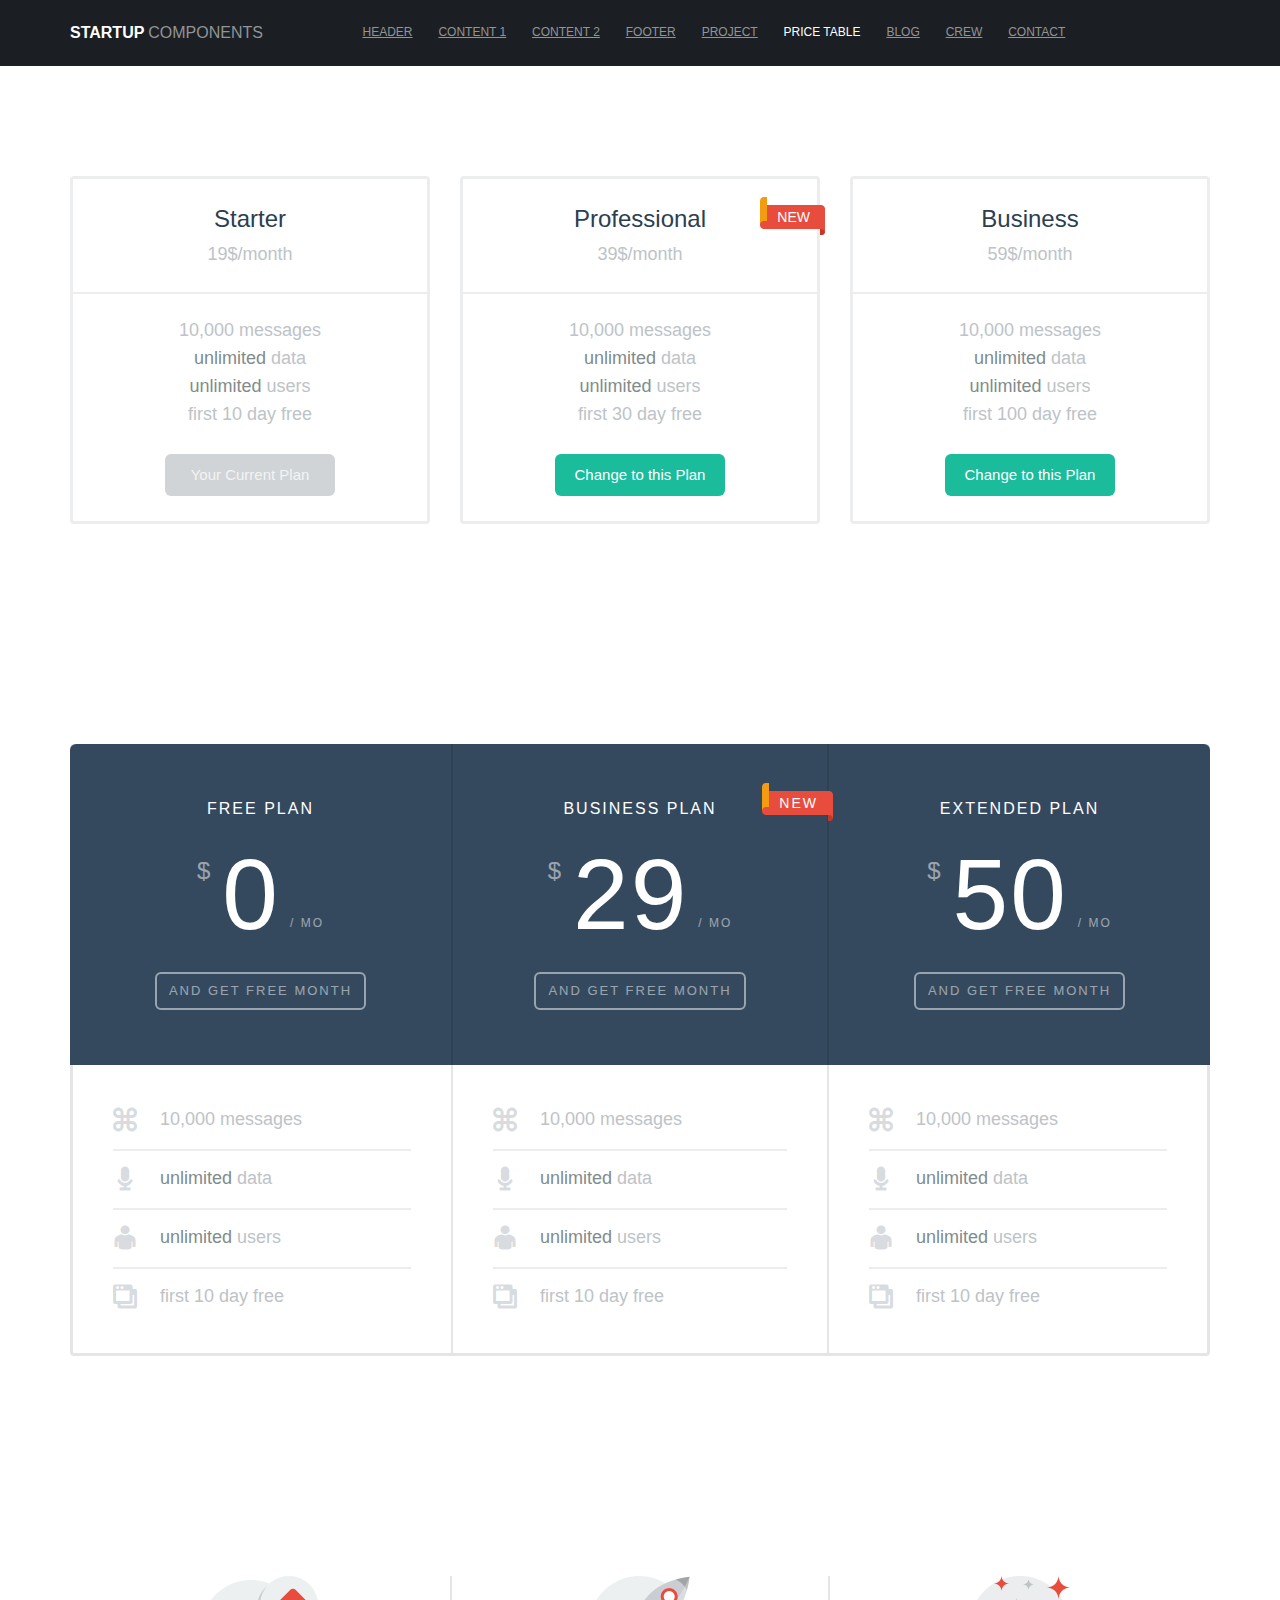
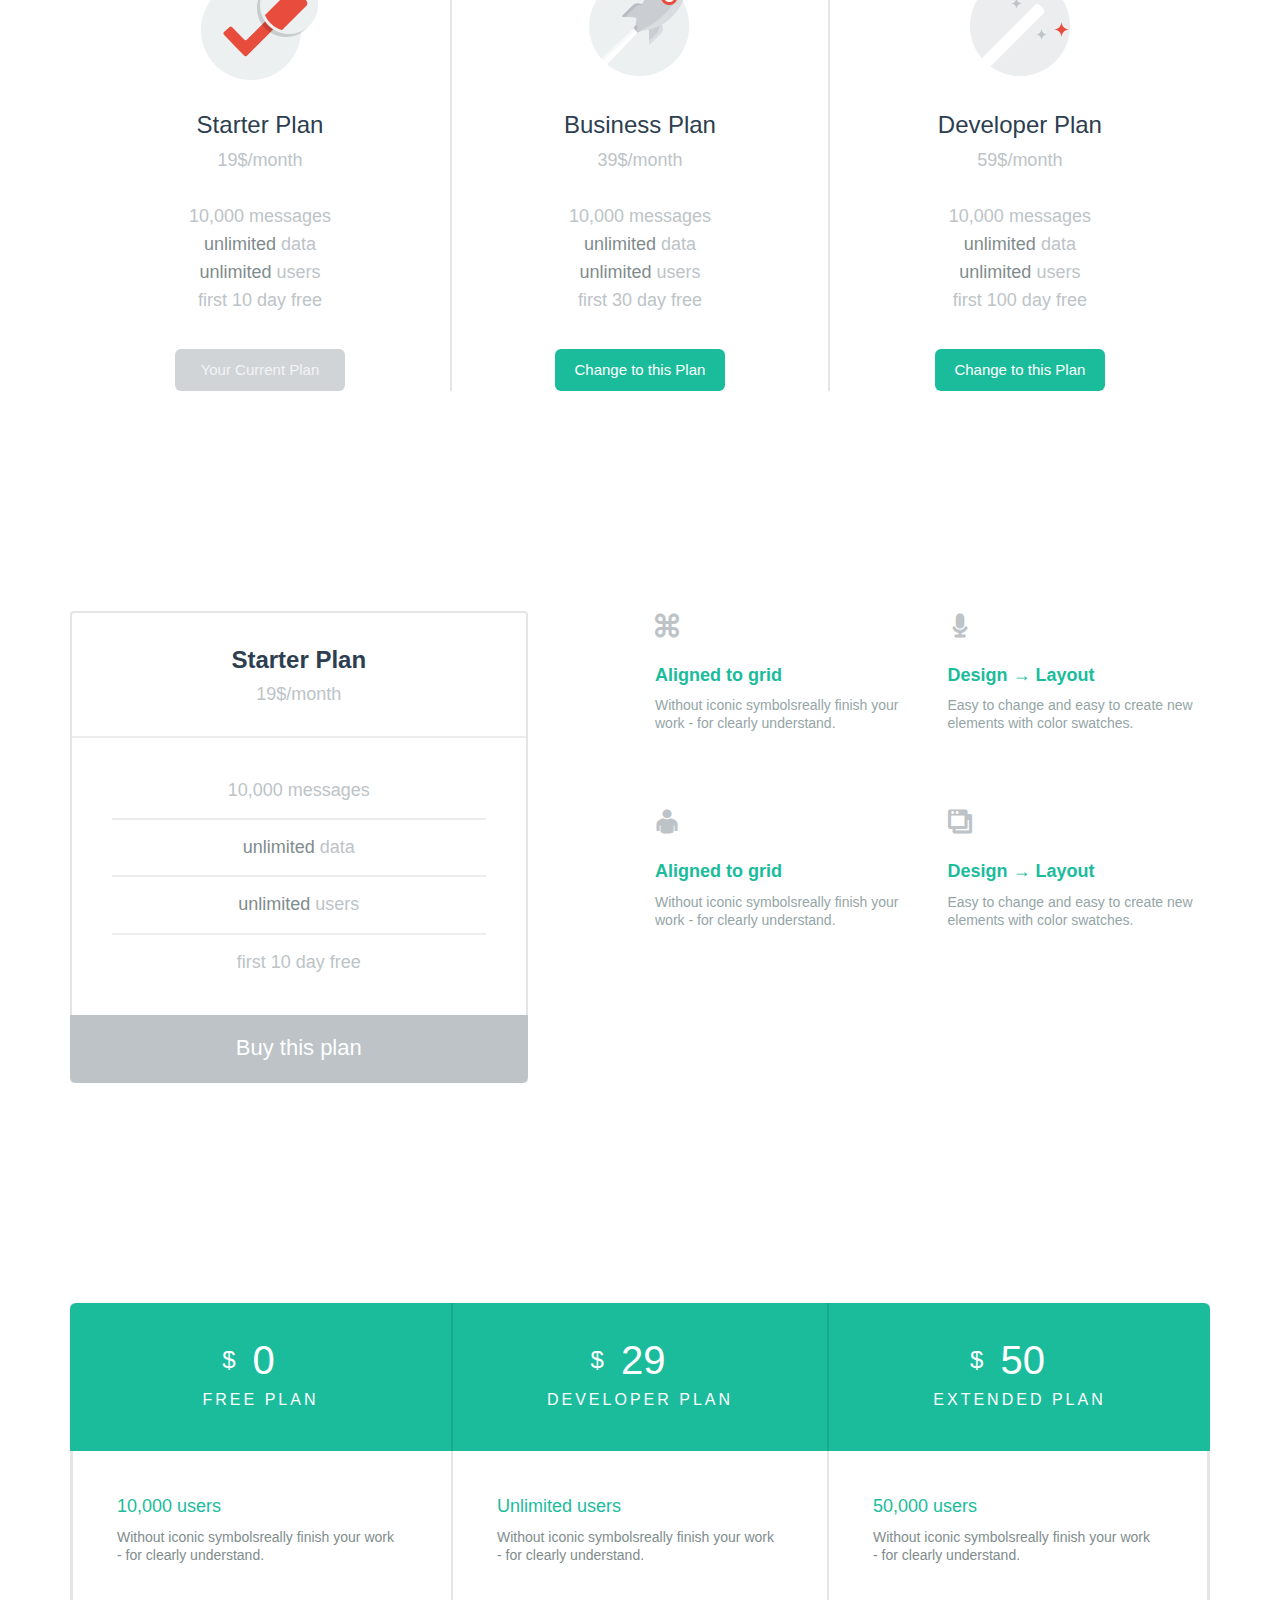
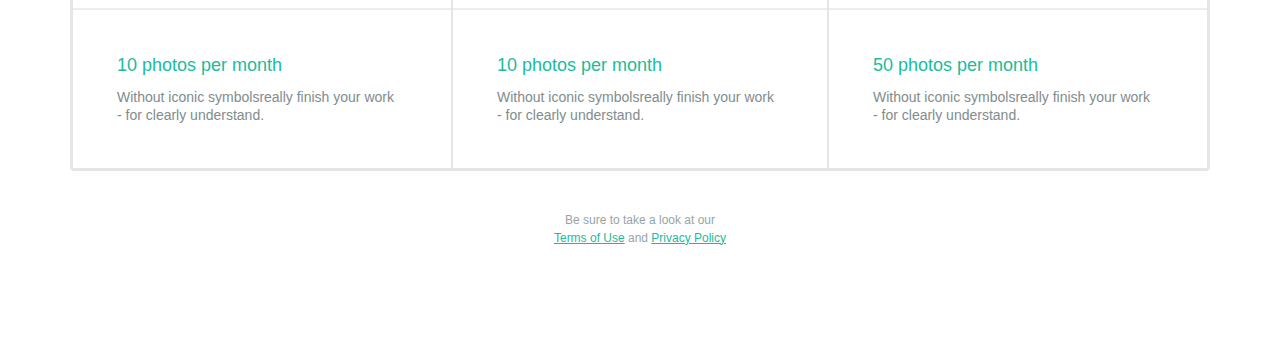
<file: LP/ui-kit/ui-kit-price/index.html>
<!DOCTYPE html>
<html lang="en">
  <head>
    <meta charset="utf-8">
    <title>Price</title>
    <meta name="apple-mobile-web-app-capable" content="yes" />
    <meta name="viewport" content="width=device-width, initial-scale=1.0, maximum-scale=1.0, user-scalable=no" />
    <meta name="apple-mobile-web-app-status-bar-style" content="black" />
    <link rel="shortcut icon" href="../../flat-ui/images/favicon.ico">
    <link rel="stylesheet" href="../../flat-ui/bootstrap/css/bootstrap.css">
    <link rel="stylesheet" href="../../flat-ui/css/flat-ui.css">
    <!-- Using only with Flat-UI (free)-->
    <link rel="stylesheet" href="../../common-files/css/icon-font.css">
    <!-- end -->
    <link rel="stylesheet" href="../ui-kit-price/css/ui-kit-styles.css">
  </head>
  <body>
    <nav class="dockbar navbar-fixed-top" id="header-dockbar">
      <menu class="main-menu">
        <div class="container">
          <div class="row">
            <a href="index.html" class="man-brand col-sm-3">
              <span class="logotype">Startup</span>
              <span class="doc-title">components</span>
            </a>
            <button id="open-close-menu" class="menu-btn btn-inverse"><span class="fui-list"></span>
            </button>
            <dl class="col-sm-8">
              <dd><a href="../ui-kit-header/index.html">header</a>
              </dd>
              <dd><a href="../ui-kit-content/index.html">content 1</a>
              </dd>
              <dd><a href="../ui-kit-content/index2.html">content 2</a>
              </dd>
              <dd><a href="../ui-kit-footer/index.html">footer</a>
              </dd>
              <dd><a href="../ui-kit-projects/index.html">project</a>
              </dd>
              <dd><a class="active">price table</a>
              </dd>
              <dd><a href="../ui-kit-blog/index.html">blog</a>
              </dd>
              <dd><a href="../ui-kit-crew/index.html">crew</a>
              </dd>
              <dd><a href="../ui-kit-contacts/index.html">contact</a>
              </dd>
            </dl>
          </div>
        </div>
      </menu>
      <menu class="colapsed-menu">
        <dl>
          <dd><a href="../ui-kit-header/index.html">header</a>
          </dd>
          <dd><a href="../ui-kit-content/index.html">content 1</a>
          </dd>
          <dd><a href="../ui-kit-content/index2.html">content 2</a>
          </dd>
          <dd><a href="../ui-kit-footer/index.html">footer</a>
          </dd>
          <dd><a href="../ui-kit-projects/index.html">project</a>
          </dd>
          <dd><a class="active">price table</a>
          </dd>
          <dd><a href="../ui-kit-blog/index.html">blog</a>
          </dd>
          <dd><a href="../ui-kit-crew/index.html">crew</a>
          </dd>
          <dd><a href="../ui-kit-contacts/index.html">contact</a>
          </dd>
        </dl>
      </menu>
    </nav>
    <div class="page-wrapper">
      <!-- price-1 -->
      <section class="price-1">
        <div class="container">
          <div class="row plans">
            <div class="col-sm-4">
              <div class="plan">
                <div class="title">Starter</div>
                <div class="price">19$/month</div>
                <div class="description">
                  10,000 messages
                  <br>
                  <b>unlimited</b> data
                  <br>
                  <b>unlimited</b> users
                  <br>first 10 day free
                </div>
                <a class="btn disabled" href="#">Your Current Plan</a>
              </div>
            </div>
            <div class="col-sm-4">
              <div class="plan">
                <div class="title">Professional</div>
                <div class="price">39$/month</div>
                <div class="description">
                  10,000 messages
                  <br>
                  <b>unlimited</b> data
                  <br>
                  <b>unlimited</b> users
                  <br>first 30 day free
                </div>
                <a class="btn btn-primary" href="#">Change to this Plan</a>
                <div class="ribbon">NEW</div>
              </div>
            </div>
            <div class="col-sm-4">
              <div class="plan">
                <div class="title">Business</div>
                <div class="price">59$/month</div>
                <div class="description">
                  10,000 messages
                  <br>
                  <b>unlimited</b> data
                  <br>
                  <b>unlimited</b> users
                  <br>first 100 day free
                </div>
                <a class="btn btn-primary" href="#">Change to this Plan</a>
              </div>
            </div>
          </div>
        </div>
        <!--/.container-->
      </section>
      <!-- price-2 -->
      <section class="price-2">
        <div class="container">
          <div class="plans">
            <div class="plan">
              <div class="title">
                FREE PLAN
                <div class="price"><span class="currency">$</span>0<span class="period">/ MO</span>
                </div>
                <a class="btn btn-clear btn-small" href="#">AND GET FREE MONTH</a>
              </div>
              <div class="description">
                <div class="description-box">
                  <span class="fui-cmd"></span> 10,000 messages
                </div>
                <div class="description-box">
                  <span class="fui-mic"></span>  <b>unlimited</b> data
                </div>
                <div class="description-box">
                  <span class="fui-user"></span>  <b>unlimited</b> users
                </div>
                <div class="description-box">
                  <span class="fui-windows"></span> first 10 day free
                </div>
              </div>
            </div>
            <div class="plan plan-2">
              <div class="title">
                BUSINESS PLAN
                <div class="price"><span class="currency">$</span>29<span class="period">/ MO</span>
                </div>
                <a class="btn btn-clear btn-small" href="#">AND GET FREE MONTH</a>
                <div class="ribbon">NEW</div>
              </div>
              <div class="description">
                <div class="description-box">
                  <span class="fui-cmd"></span> 10,000 messages
                </div>
                <div class="description-box">
                  <span class="fui-mic"></span>  <b>unlimited</b> data
                </div>
                <div class="description-box">
                  <span class="fui-user"></span>  <b>unlimited</b> users
                </div>
                <div class="description-box">
                  <span class="fui-windows"></span> first 10 day free
                </div>
              </div>
            </div>
            <div class="plan">
              <div class="title">
                EXTENDED PLAN
                <div class="price"><span class="currency">$</span>50<span class="period">/ MO</span>
                </div>
                <a class="btn btn-clear btn-small" href="#">AND GET FREE MONTH</a>
              </div>
              <div class="description">
                <div class="description-box">
                  <span class="fui-cmd"></span> 10,000 messages
                </div>
                <div class="description-box">
                  <span class="fui-mic"></span>  <b>unlimited</b> data
                </div>
                <div class="description-box">
                  <span class="fui-user"></span>  <b>unlimited</b> users
                </div>
                <div class="description-box">
                  <span class="fui-windows"></span> first 10 day free
                </div>
              </div>
            </div>
          </div>
        </div>
        <!--/.container-->
      </section>
      <!-- price-3 -->
      <section class="price-3">
        <div class="container">
          <div class="plans">
            <div class="plan">
              <div class="title">
                <div class="img">
                  <img src="../../common-files/icons/retina-ready-s@2x.png" width="117" height="104" alt="">
                </div>
                Starter Plan
              </div>
              <div class="price">19$/month</div>
              <div class="description">
                10,000 messages
                <br>
                <b>unlimited</b> data
                <br>
                <b>unlimited</b> users
                <br>first 10 day free
              </div>
              <a class="btn disabled" href="#">Your Current Plan</a>
            </div>
            <div class="plan plan-2">
              <div class="title">
                <div class="img">
                  <img src="../../common-files/icons/rocket@2x.png" width="101" height="101" alt="">
                </div>
                Business Plan
              </div>
              <div class="price">39$/month</div>
              <div class="description">
                10,000 messages
                <br>
                <b>unlimited</b> data
                <br>
                <b>unlimited</b> users
                <br>first 30 day free
              </div>
              <a class="btn btn-primary" href="#">Change to this Plan</a>
            </div>
            <div class="plan">
              <div class="title">
                <div class="img">
                  <img src="../../common-files/icons/magic-wand@2x.png" width="100" height="100" alt="">
                </div>
                Developer Plan
              </div>
              <div class="price">59$/month</div>
              <div class="description">
                10,000 messages
                <br>
                <b>unlimited</b> data
                <br>
                <b>unlimited</b> users
                <br>first 100 day free
              </div>
              <a class="btn btn-primary" href="#">Change to this Plan</a>
            </div>
          </div>
        </div>
        <!--/.container-->
      </section>
      <!-- price-4 -->
      <section class="price-4">
        <div class="container">
          <div class="row">
            <div class="col-sm-5">
              <div class="span5 plan">
                <div class="title">Starter Plan</div>
                <div class="price">19$/month</div>
                <div class="description">
                  <div class="description-box">
                    10,000 messages
                  </div>
                  <div class="description-box">
                    <b>unlimited</b> data
                  </div>
                  <div class="description-box">
                    <b>unlimited</b> users
                  </div>
                  <div class="description-box">
                    first 10 day free
                  </div>
                </div>
                <a class="btn btn-huge" href="#">Buy this plan</a>
              </div>
            </div>
            <div class="col-sm-6 col-sm-offset-1 description-detail">
              <div class="row">
                <div class="col-sm-6">
                  <span class="fui-cmd"></span>
                  <h6>Aligned to grid</h6>
Without iconic symbolsreally finish your work - for clearly understand.
                </div>
                <div class="col-sm-6">
                  <span class="fui-mic"></span>
                  <h6>Design → Layout</h6>
Easy to change and easy to create new elements with color swatches.
                </div>
              </div>
              <div class="row">
                <div class="col-sm-6">
                  <span class="fui-user"></span>
                  <h6>Aligned to grid</h6>
Without iconic symbolsreally finish your work - for clearly understand.
                </div>
                <div class="col-sm-6">
                  <span class="fui-windows"></span>
                  <h6>Design → Layout</h6>
Easy to change and easy to create new elements with color swatches.
                </div>
              </div>
            </div>
          </div>
        </div>
        <!--/.container-->
      </section>
      <!-- price-5 -->
      <section class="price-5">
        <div class="container">
          <div class="plans">
            <div class="plan">
              <div class="title">
                <div class="price">
                  <small>$</small>
0
                </div>
                FREE PLAN
              </div>
              <div>
                <div class="description">
                  <div class="description-box">
                    <big>10,000 users</big>
Without iconic symbolsreally finish your work - for clearly understand.
                  </div>
                  <div class="description-box">
                    <big>10 photos per month</big>
Without iconic symbolsreally finish your work - for clearly understand.
                  </div>
                </div>
                <div class="description-more">
                  <span class="fui-cmd"></span>
                  <big>10,000 users</big>
                  <p class="info">Without iconic symbolsreally finish your work - for clearly understand.</p>
                  <a class="btn btn-primary" href="#">Change to this Plan</a>
                </div>
              </div>
            </div>
            <div class="plan plan-2">
              <div class="title">
                <div class="price">
                  <small>$</small>
29
                </div>
                DEVELOPER PLAN
              </div>
              <div>
                <div class="description">
                  <div class="description-box">
                    <big>Unlimited users</big>
Without iconic symbolsreally finish your work - for clearly understand.
                  </div>
                  <div class="description-box">
                    <big>10 photos per month</big>
Without iconic symbolsreally finish your work - for clearly understand.
                  </div>
                </div>
                <div class="description-more">
                  <span class="fui-cmd"></span>
                  <big>Unlimited users</big>
                  <p class="info">Without iconic symbolsreally finish your work - for clearly understand.</p>
                  <a class="btn btn-primary" href="#">Change to this Plan</a>
                </div>
              </div>
            </div>
            <div class="plan">
              <div class="title">
                <div class="price">
                  <small>$</small>
50
                </div>
                EXTENDED PLAN
              </div>
              <div>
                <div class="description">
                  <div class="description-box">
                    <big>50,000 users</big>
Without iconic symbolsreally finish your work - for clearly understand.
                  </div>
                  <div class="description-box">
                    <big>50 photos per month</big>
Without iconic symbolsreally finish your work - for clearly understand.
                  </div>
                </div>
                <div class="description-more">
                  <span class="fui-cmd"></span>
                  <big>50,000 users</big>
                  <p class="info">Without iconic symbolsreally finish your work - for clearly understand.</p>
                  <a class="btn btn-primary" href="#">Change to this Plan</a>
                </div>
              </div>
            </div>
          </div>
          <div class="terms">Be sure to take a look at our
            <br><a href="#">Terms of Use</a> and <a href="#">Privacy
            Policy</a>
          </div>
        </div>
        <!--/.container-->
      </section>
    </div>
    <!-- Placed at the end of the document so the pages load faster -->
    <script src="../../common-files/js/jquery-1.10.2.min.js"></script>
    <script src="../../flat-ui/js/bootstrap.min.js"></script>
    <script src="../../common-files/js/startup-kit.js"></script>
  </body>
</html>
</file>
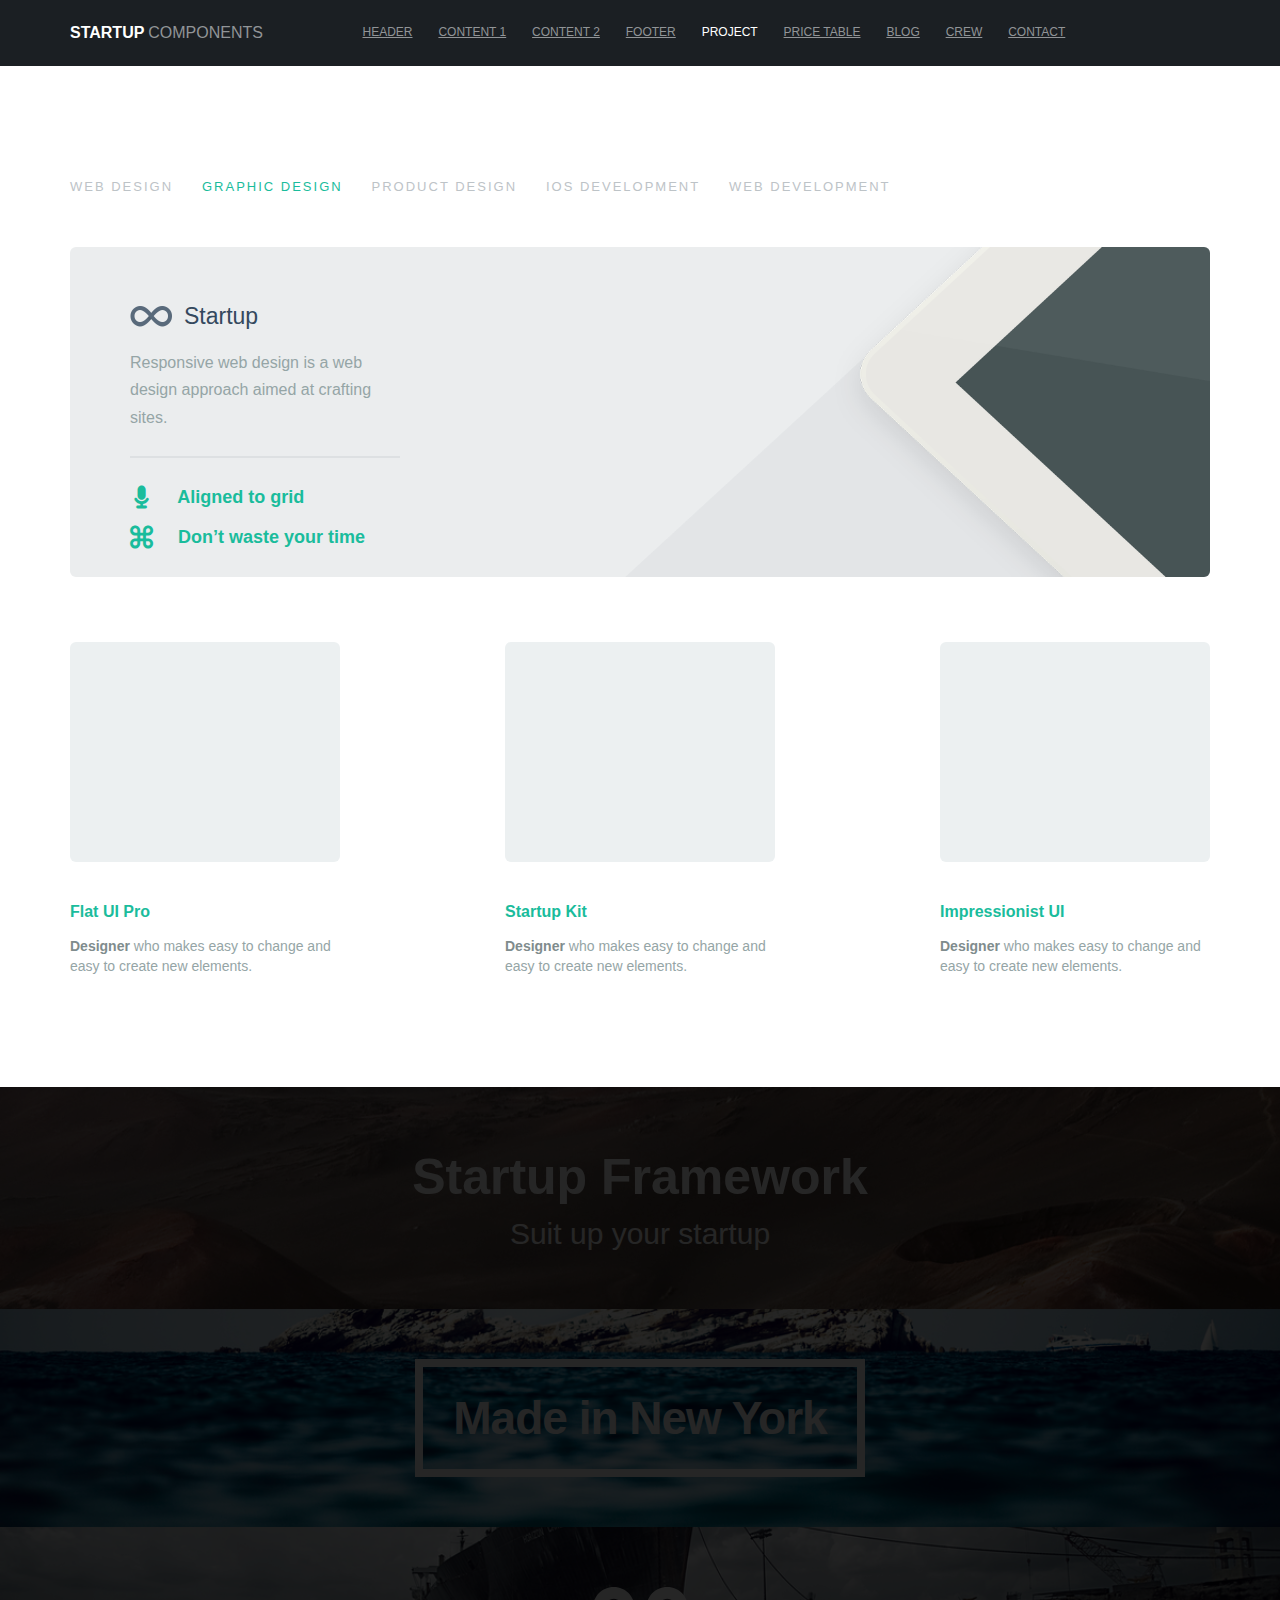
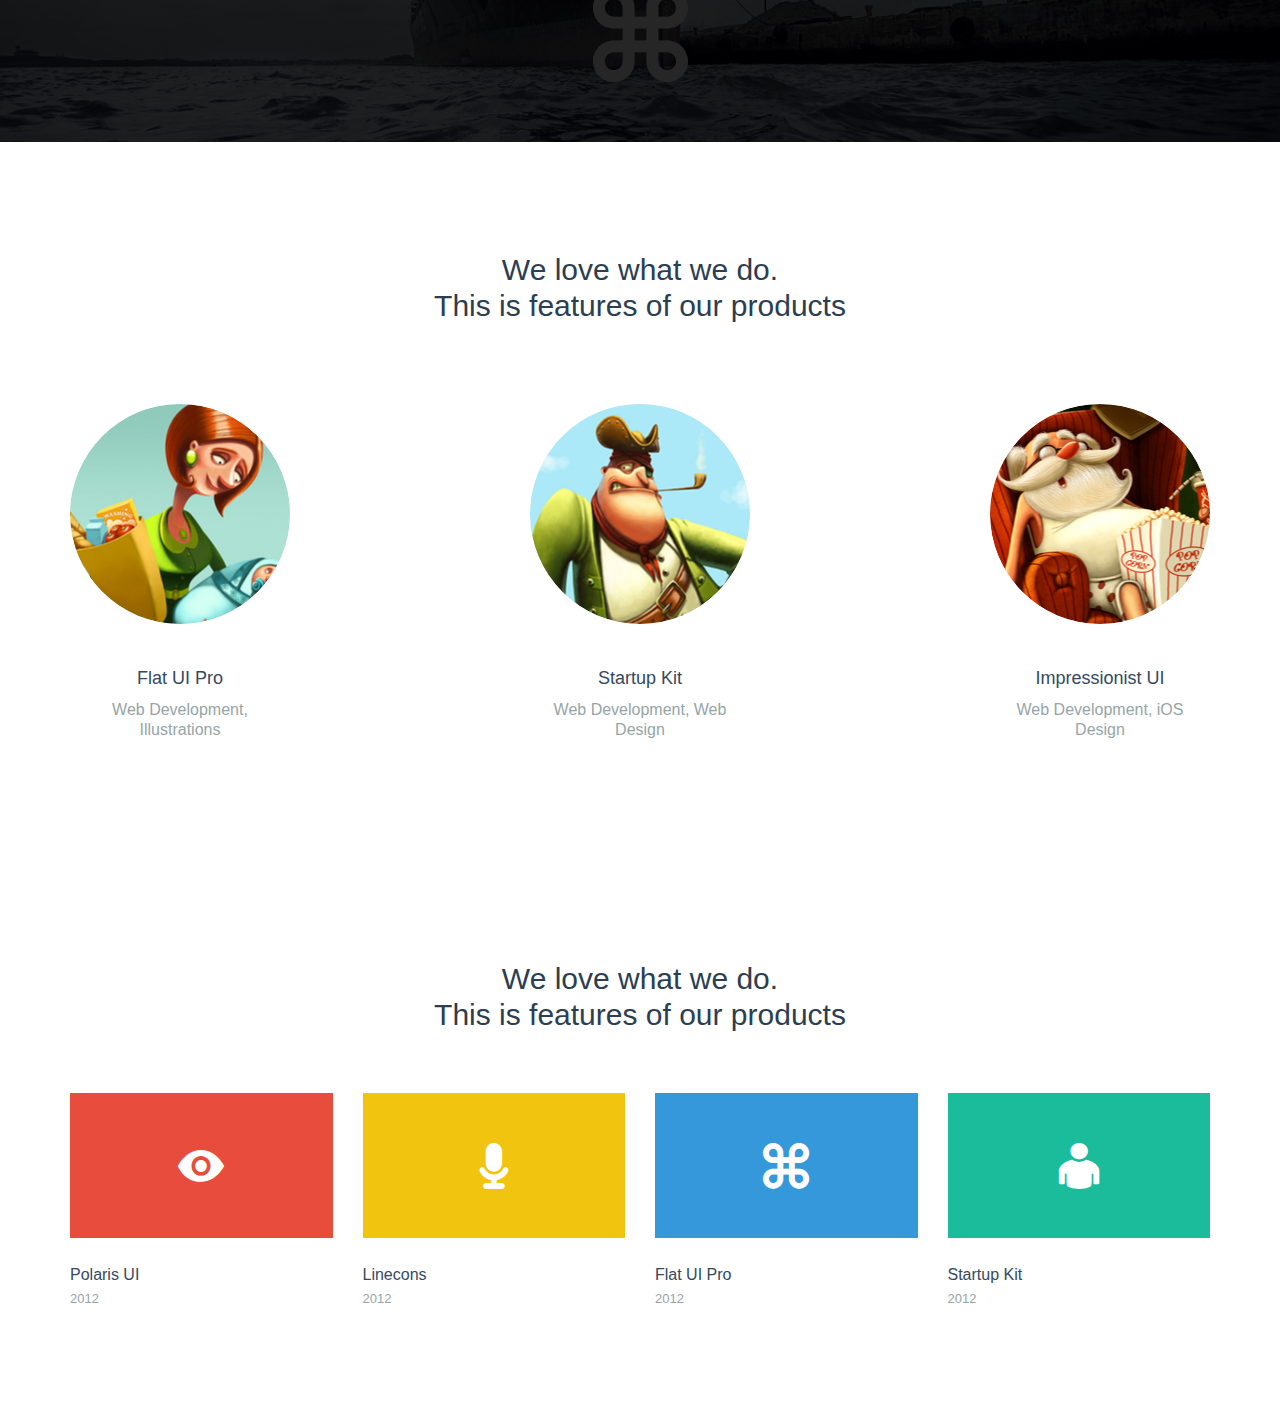
<file: LP/ui-kit/ui-kit-projects/index.html>
<!DOCTYPE html>
<html lang="en">
  <head>
    <meta charset="utf-8">
    <title>Projects</title>
    <meta name="apple-mobile-web-app-capable" content="yes" />
    <meta name="viewport" content="width=device-width, initial-scale=1.0, maximum-scale=1.0, user-scalable=no" />
    <meta name="apple-mobile-web-app-status-bar-style" content="black" />
    <link rel="shortcut icon" href="../../flat-ui/images/favicon.ico">
    <link rel="stylesheet" href="../../flat-ui/bootstrap/css/bootstrap.css">
    <link rel="stylesheet" href="../../flat-ui/css/flat-ui.css">
    <!-- Using only with Flat-UI (free)-->
    <link rel="stylesheet" href="../../common-files/css/icon-font.css">
    <!-- end -->
    <link rel="stylesheet" href="../../common-files/css/animations.css">
    <link rel="stylesheet" href="../ui-kit-projects/css/ui-kit-styles.css">
  </head>
  <body>
    <nav class="dockbar navbar-fixed-top" id="header-dockbar">
      <menu class="main-menu">
        <div class="container">
          <div class="row">
            <a href="index.html" class="man-brand col-sm-3">
              <span class="logotype">Startup</span>
              <span class="doc-title">components</span>
            </a>
            <button id="open-close-menu" class="menu-btn btn-inverse"><span class="fui-list"></span>
            </button>
            <dl class="col-sm-8">
              <dd><a href="../ui-kit-header/index.html">header</a>
              </dd>
              <dd><a href="../ui-kit-content/index.html">content 1</a>
              </dd>
              <dd><a href="../ui-kit-content/index2.html">content 2</a>
              </dd>
              <dd><a href="../ui-kit-footer/index.html">footer</a>
              </dd>
              <dd><a class="active">project</a>
              </dd>
              <dd><a href="../ui-kit-price/index.html">price table</a>
              </dd>
              <dd><a href="../ui-kit-blog/index.html">blog</a>
              </dd>
              <dd><a href="../ui-kit-crew/index.html">crew</a>
              </dd>
              <dd><a href="../ui-kit-contacts/index.html">contact</a>
              </dd>
            </dl>
          </div>
        </div>
      </menu>
      <menu class="colapsed-menu">
        <dl>
          <dd><a href="../ui-kit-header/index.html">header</a>
          </dd>
          <dd><a href="../ui-kit-content/index.html">content 1</a>
          </dd>
          <dd><a href="../ui-kit-content/index2.html">content 2</a>
          </dd>
          <dd><a href="../ui-kit-footer/index.html">footer</a>
          </dd>
          <dd><a class="active">project</a>
          </dd>
          <dd><a href="../ui-kit-price/index.html">price table</a>
          </dd>
          <dd><a href="../ui-kit-blog/index.html">blog</a>
          </dd>
          <dd><a href="../ui-kit-crew/index.html">crew</a>
          </dd>
          <dd><a href="../ui-kit-contacts/index.html">contact</a>
          </dd>
        </dl>
      </menu>
    </nav>
    <div class="page-wrapper">
      <!-- projects-1 -->
      <section class="projects-1">
        <div class="container">
          <div class="title">
            <a href="#">web design</a>
            <a href="#" class="active">graphic design</a>
            <a href="#">product design</a>
            <a href="#">ios development</a>
            <a href="#">web development</a>
          </div>
          <div class="head-box">
            <div class="brand">
              <img src="../../common-files/icons/logo-2@2x.png" width="42" height="21" alt="">Startup</div>
            <p>Responsive web design is a web design approach aimed at crafting sites.</p>
            <div class="features">
              <div>
                <span class="fui-mic"></span> Aligned to grid
              </div>
              <div>
                <span class="fui-cmd"></span> Don’t waste your time
              </div>
            </div>
          </div>
          <div class="projects">
            <div class="project-wrapper">
              <div class="project">
                <div class="photo-wrapper">
                  <div class="photo">
                    <!--<img src="" alt="">-->
                  </div>
                  <div class="overlay"><span class="fui-eye"></span>
                  </div>
                </div>
                <div class="info">
                  <div class="name">Flat UI Pro</div>
                  <b>Designer</b> who makes easy to change and easy to create new elements.
                </div>
              </div>
            </div>
            <div class="project-wrapper">
              <div class="project">
                <div class="photo-wrapper">
                  <div class="photo">
                    <!--<img src="" alt="">-->
                  </div>
                  <div class="overlay"><span class="fui-eye"></span>
                  </div>
                </div>
                <div class="info">
                  <div class="name">Startup Kit</div>
                  <b>Designer</b> who makes easy to change and easy to create new elements.
                </div>
              </div>
            </div>
            <div class="project-wrapper">
              <div class="project">
                <div class="photo-wrapper">
                  <div class="photo">
                    <!--<img src="" alt="">-->
                  </div>
                  <div class="overlay"><span class="fui-eye"></span>
                  </div>
                </div>
                <div class="info">
                  <div class="name">Impressionist UI</div>
                  <b>Designer</b> who makes easy to change and easy to create new elements.
                </div>
              </div>
            </div>
          </div>
        </div>
        <!--/.container-->
      </section>
      <!-- projects-2 -->
      <section class="projects-2">
        <div class="project-1 v-center">
          <div>
            <!--v-center-->
            <div class="container">
              <h1>Startup Framework</h1>
              <p>Suit up your startup</p>
            </div>
            <!--/.container-->
          </div>
          <!--/v-center-->
        </div>
        <div class="project-2 v-center">
          <div>
            <!--v-center-->
            <div class="container">
              <div class="hero-unit">
                <h1>Made in New York</h1>
              </div>
            </div>
            <!--/.container-->
          </div>
          <!--/v-center-->
        </div>
        <div class="project-3 v-center">
          <div>
            <!--v-center-->
            <div class="container">
              &nbsp;
              <span class="fui-cmd"></span>
&nbsp;
            </div>
            <!--/.container-->
          </div>
          <!--/v-center-->
        </div>
      </section>
      <!-- projects-3 -->
      <section class="projects-3">
        <div class="container">
          <h3>We love what we do. <br> This is features of our products</h3>
          <div class="projects">
            <div class="project-wrapper">
              <div class="project">
                <div class="photo-wrapper">
                  <div class="photo">
                    <img src="../../common-files/img/projects/img-2.png" alt="">
                  </div>
                  <div class="overlay"><span class="fui-eye"></span>
                  </div>
                </div>
                <div class="info">
                  <div class="name">Flat UI Pro</div>
                  Web Development, Illustrations
                </div>
              </div>
            </div>
            <div class="project-wrapper">
              <div class="project">
                <div class="photo-wrapper">
                  <div class="photo">
                    <img src="../../common-files/img/projects/img-3.png" alt="">
                  </div>
                  <div class="overlay"><span class="fui-eye"></span>
                  </div>
                </div>
                <div class="info">
                  <div class="name">Startup Kit</div>
                  Web Development, Web Design
                </div>
              </div>
            </div>
            <div class="project-wrapper">
              <div class="project">
                <div class="photo-wrapper">
                  <div class="photo">
                    <img src="../../common-files/img/projects/img-4.png" alt="">
                  </div>
                  <div class="overlay"><span class="fui-eye"></span>
                  </div>
                </div>
                <div class="info">
                  <div class="name">Impressionist UI</div>
                  Web Development, iOS Design
                </div>
              </div>
            </div>
          </div>
        </div>
        <!--/.container-->
      </section>
      <!-- projects-4 -->
      <section class="projects-4">
        <div class="container">
          <h3>We love what we do. <br> This is features of our products</h3>
          <div class="projects row">
            <div class="project-wrapper col-sm-3">
              <div class="project">
                <div class="photo-wrapper bg-alizarin">
                  <div class="photo"></div>
                  <a href="#" class="overlay"><span class="fui-eye"></span></a>
                </div>
                <div class="info">
                  <a href="#" class="name color-pomegranate">Polaris UI</a>
2012
                </div>
              </div>
            </div>
            <div class="project-wrapper col-sm-3">
              <div class="project">
                <div class="photo-wrapper bg-sun-flower">
                  <div class="photo"></div>
                  <a href="#" class="overlay"><span class="fui-mic"></span></a>
                </div>
                <div class="info">
                  <a href="#" class="name color-orange">Linecons</a>
2012
                </div>
              </div>
            </div>
            <div class="project-wrapper col-sm-3">
              <div class="project">
                <div class="photo-wrapper bg-peter-river">
                  <div class="photo"></div>
                  <a href="#" class="overlay"><span class="fui-cmd"></span></a>
                </div>
                <div class="info">
                  <a href="#" class="name color-belize-hole">Flat UI Pro</a>
2012
                </div>
              </div>
            </div>
            <div class="project-wrapper col-sm-3">
              <div class="project">
                <div class="photo-wrapper bg-turquoise">
                  <div class="photo"></div>
                  <a href="#" class="overlay"><span class="fui-user"></span></a>
                </div>
                <div class="info">
                  <a href="#" class="name color-green-sea">Startup Kit</a href="#">
                        2012
                    </div>
                </div>
            </div>
        </div>
    </div>
    <!--/.container-->
</section>
        </div>
        <!-- Placed at the end of the document so the pages load faster -->
        <script src="../../common-files/js/jquery-1.10.2.min.js"></script>
        <script src="../../flat-ui/js/bootstrap.min.js"></script>
        <script src="../../common-files/js/modernizr.custom.js"></script>
        <script src="../../common-files/js/page-transitions.js"></script>
        <script src="../../common-files/js/startup-kit.js"></script>
    </body>
</html>
</file>
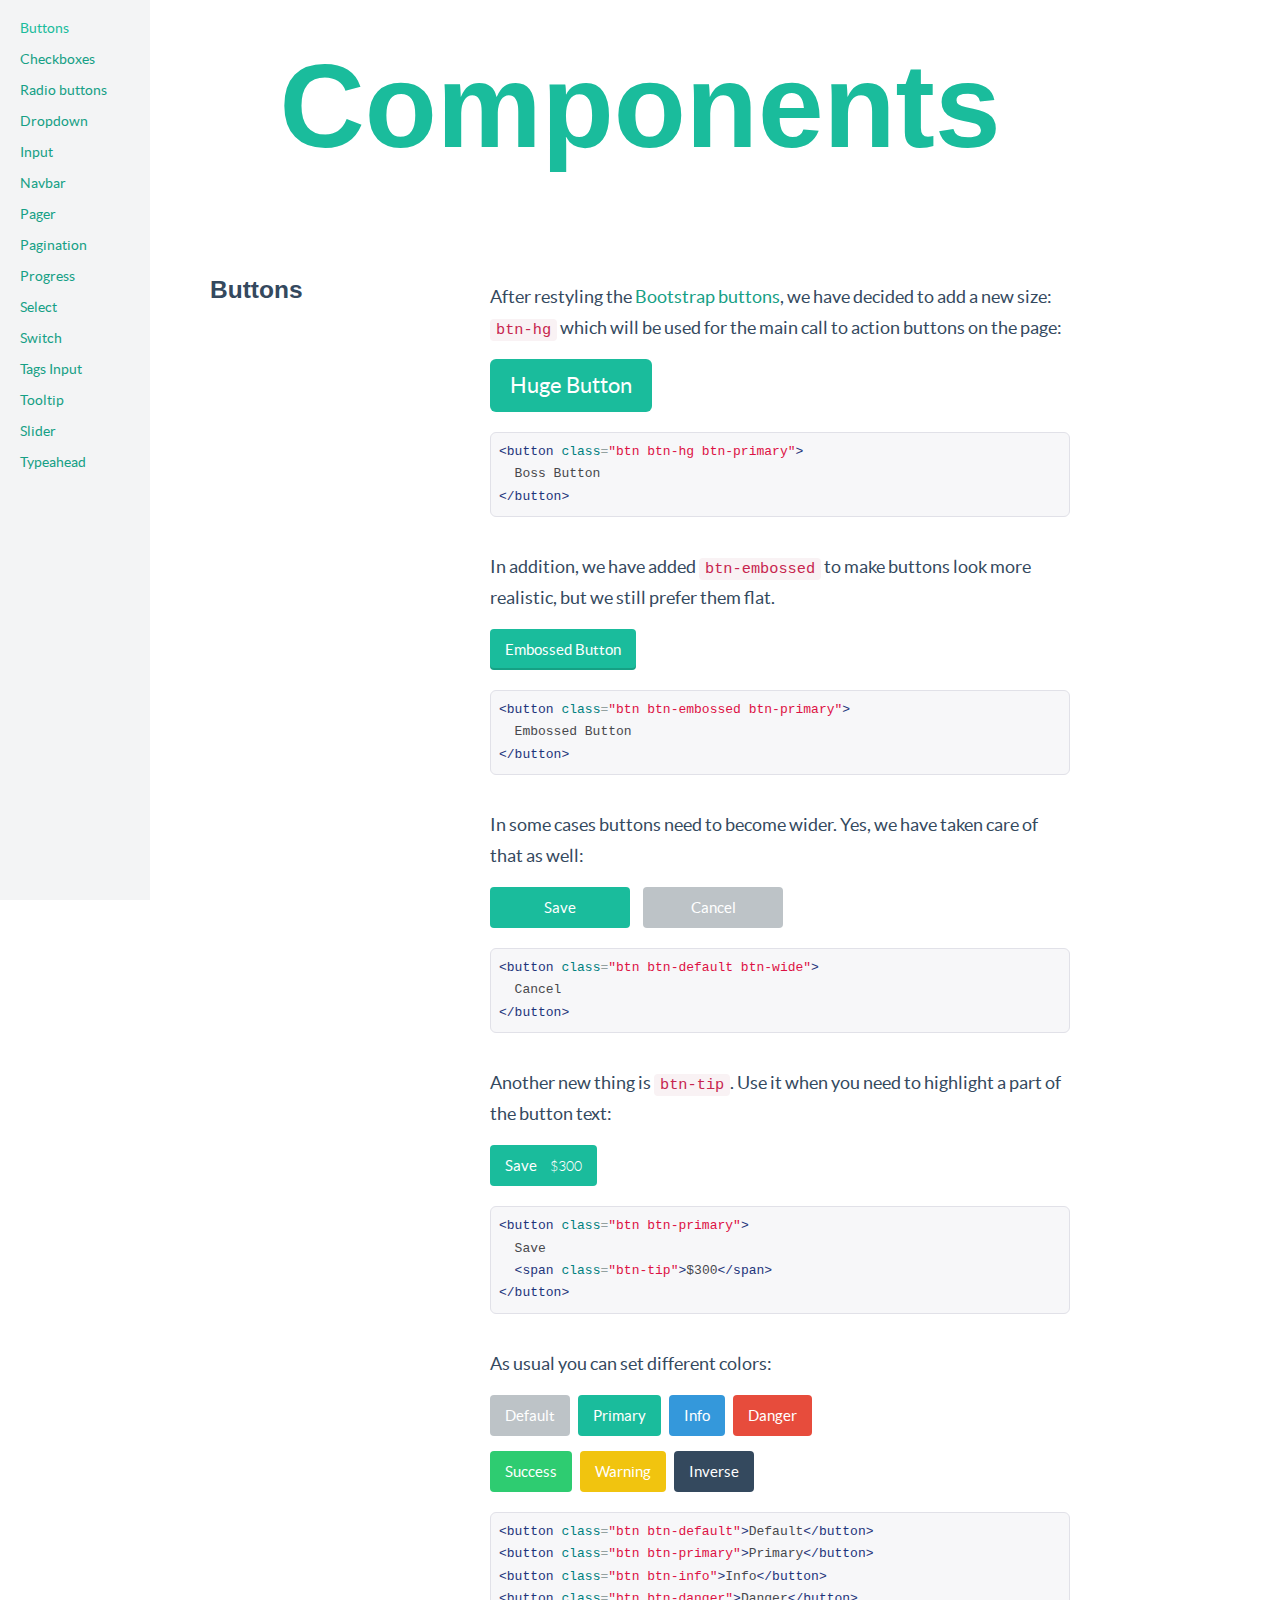
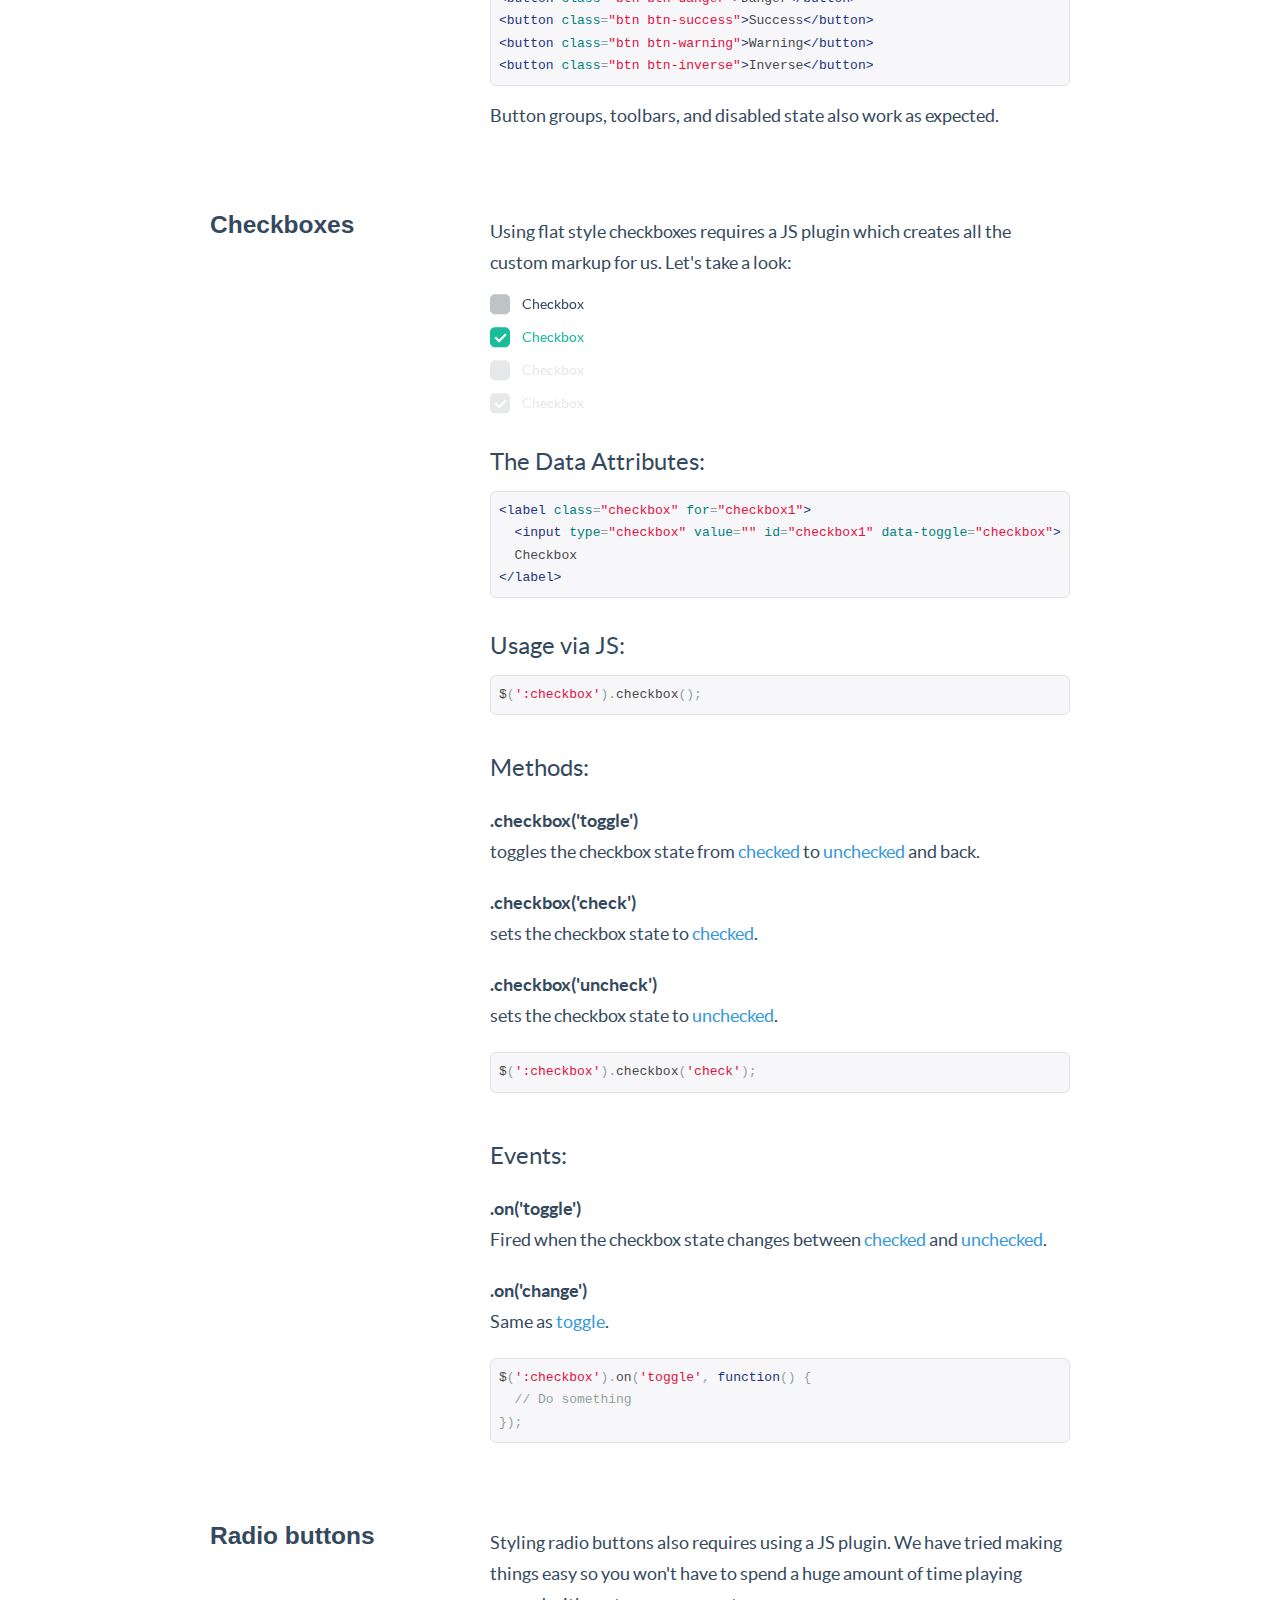
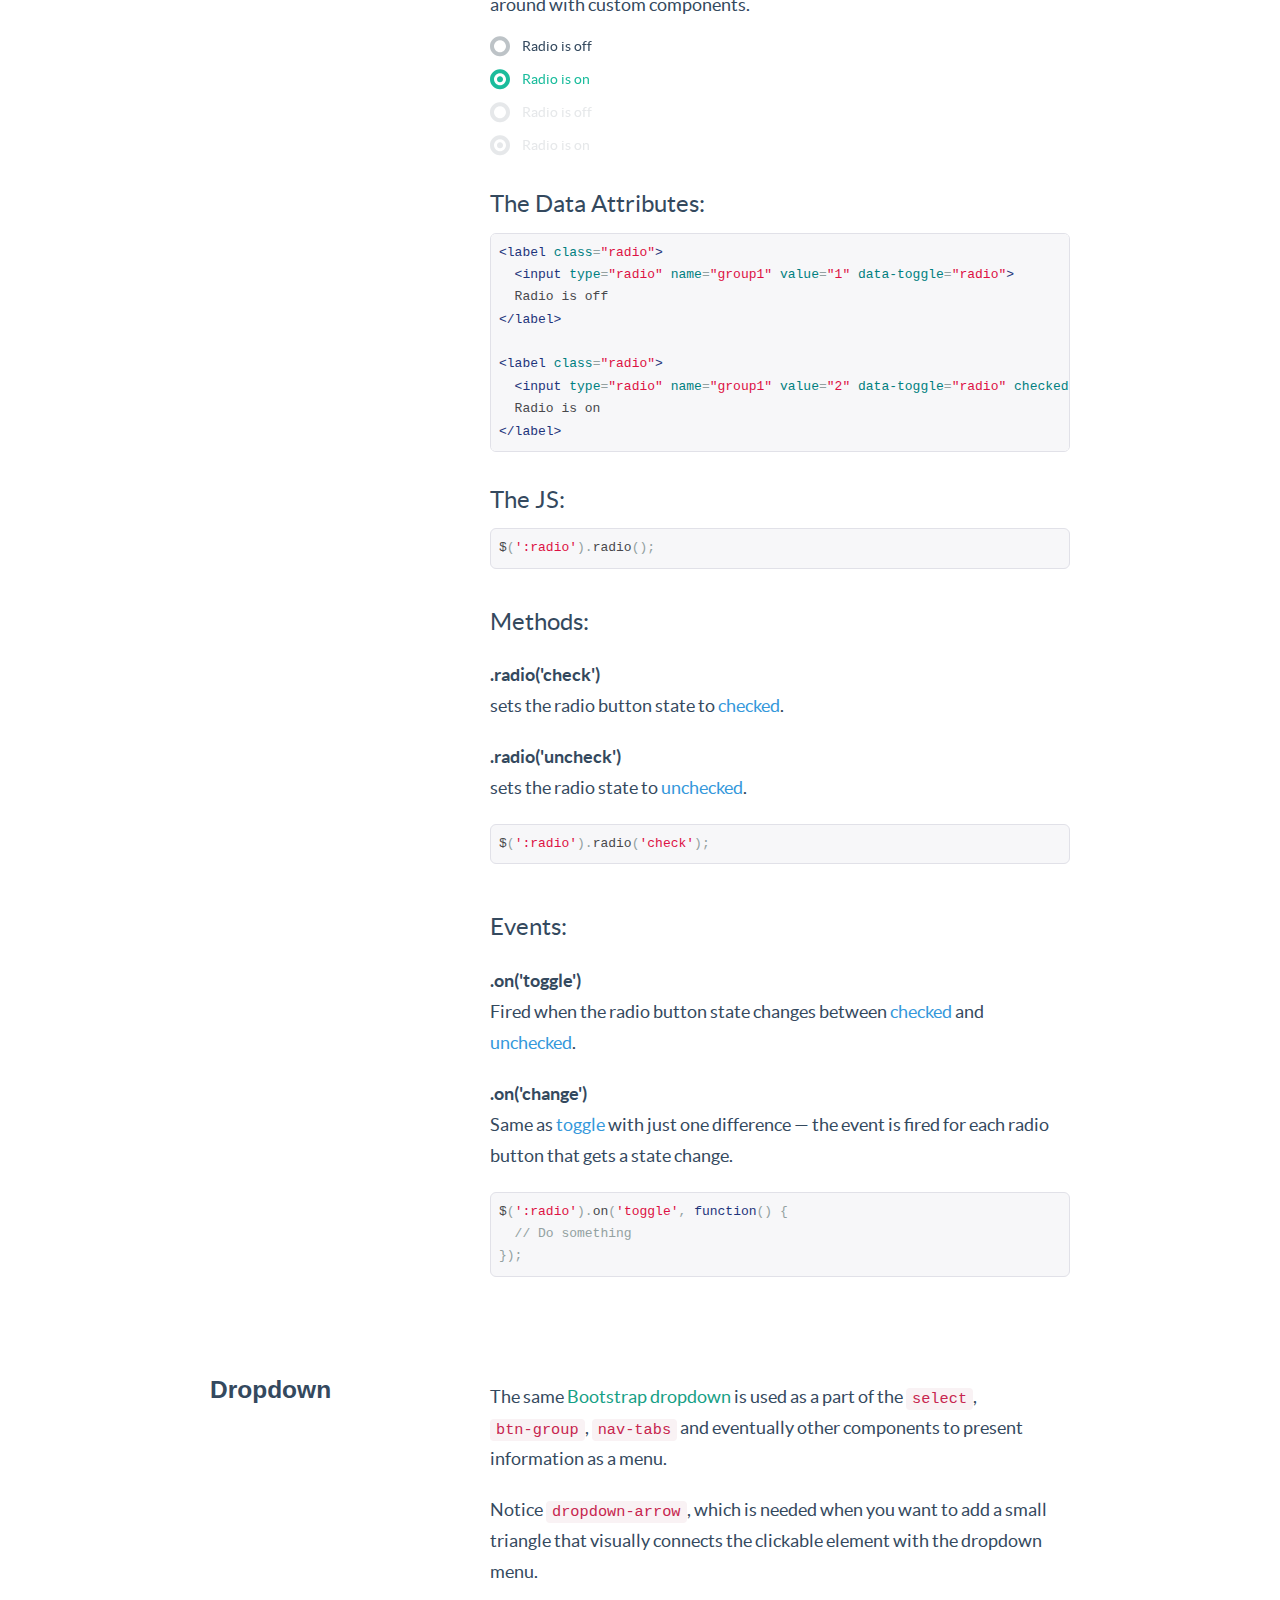
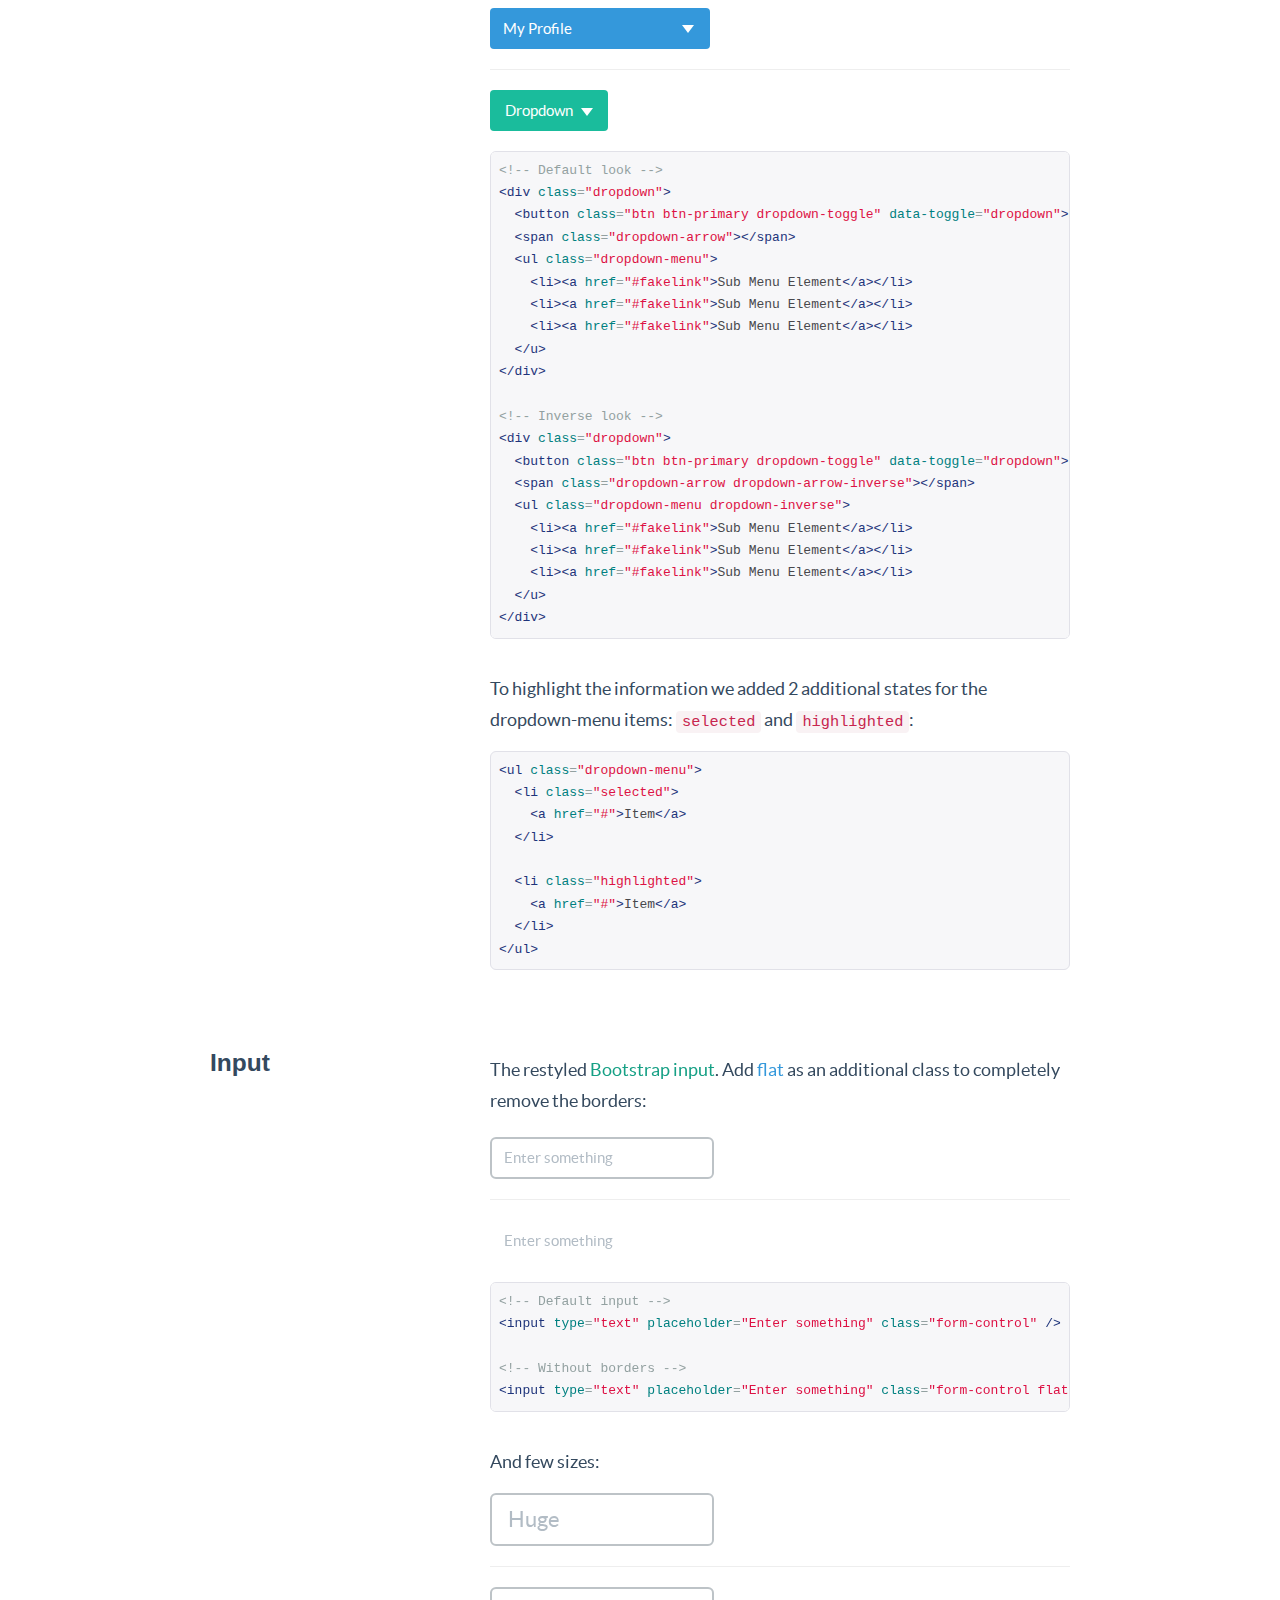
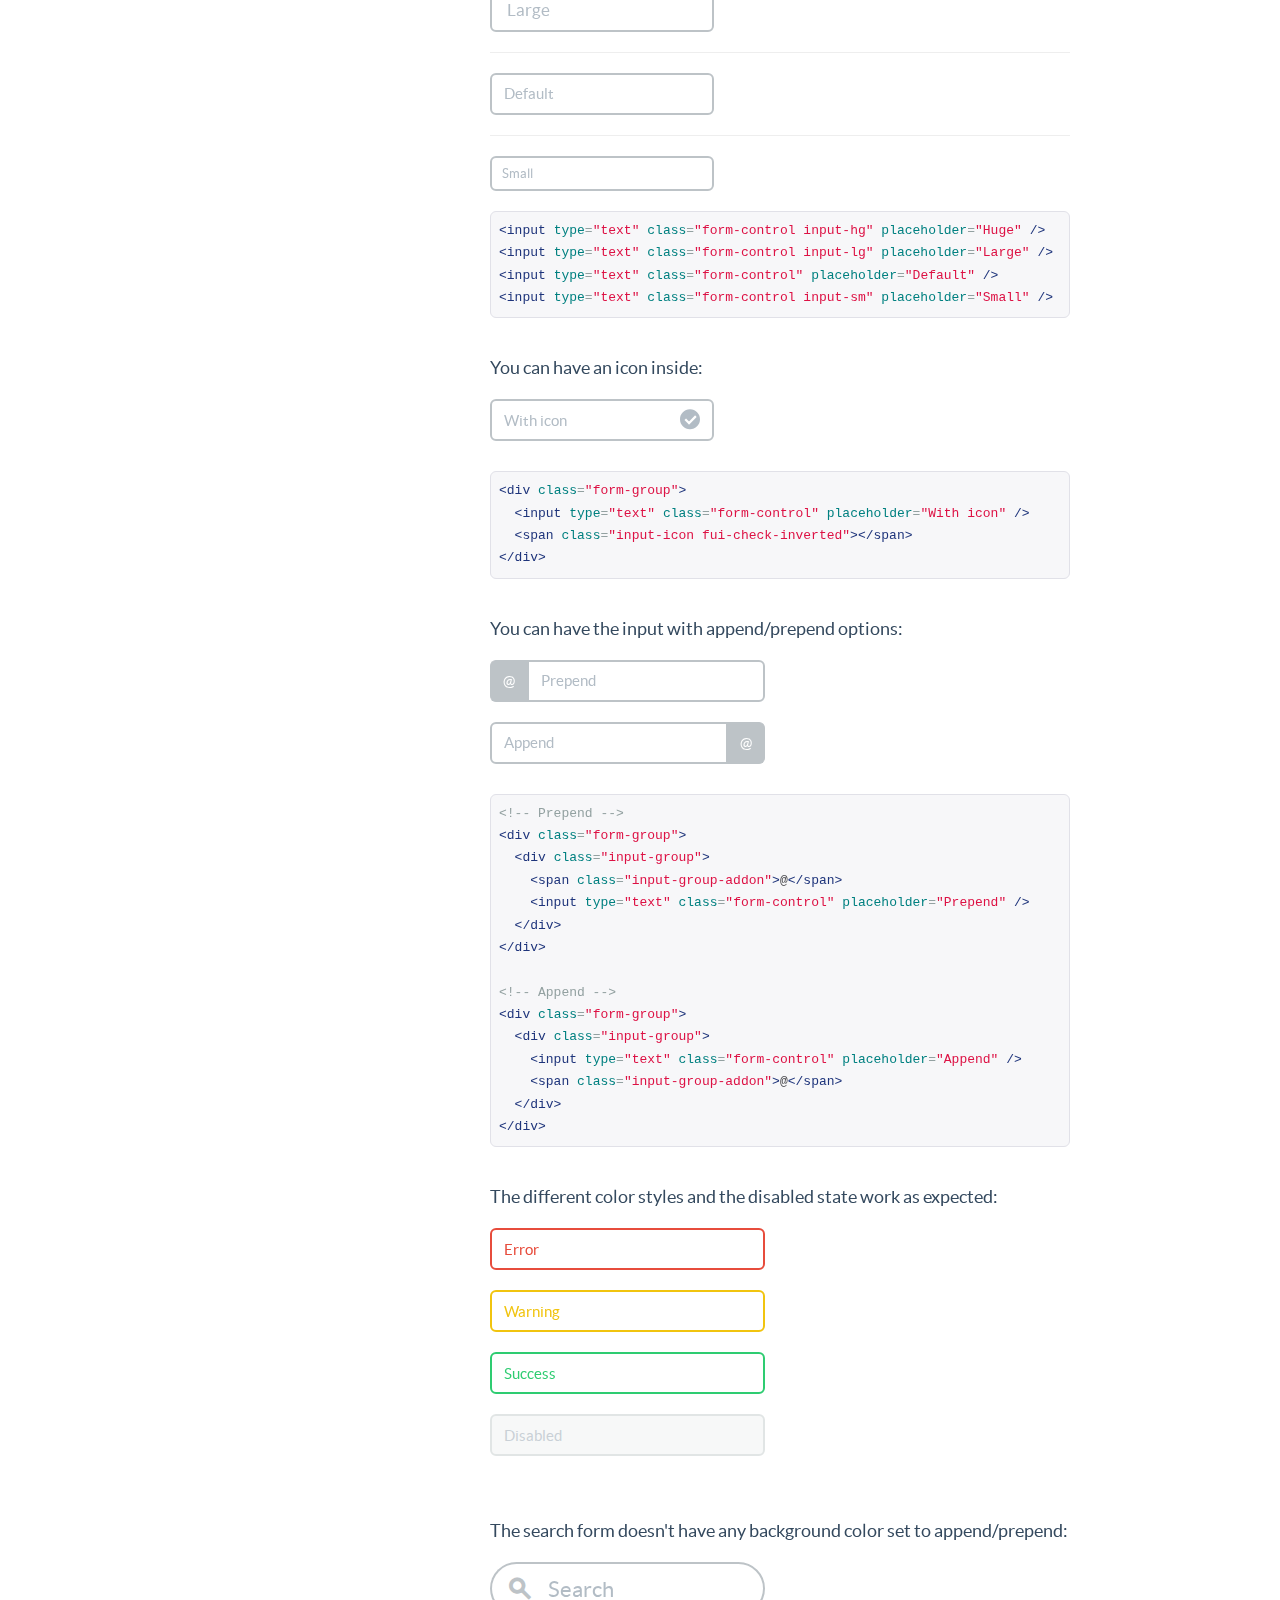
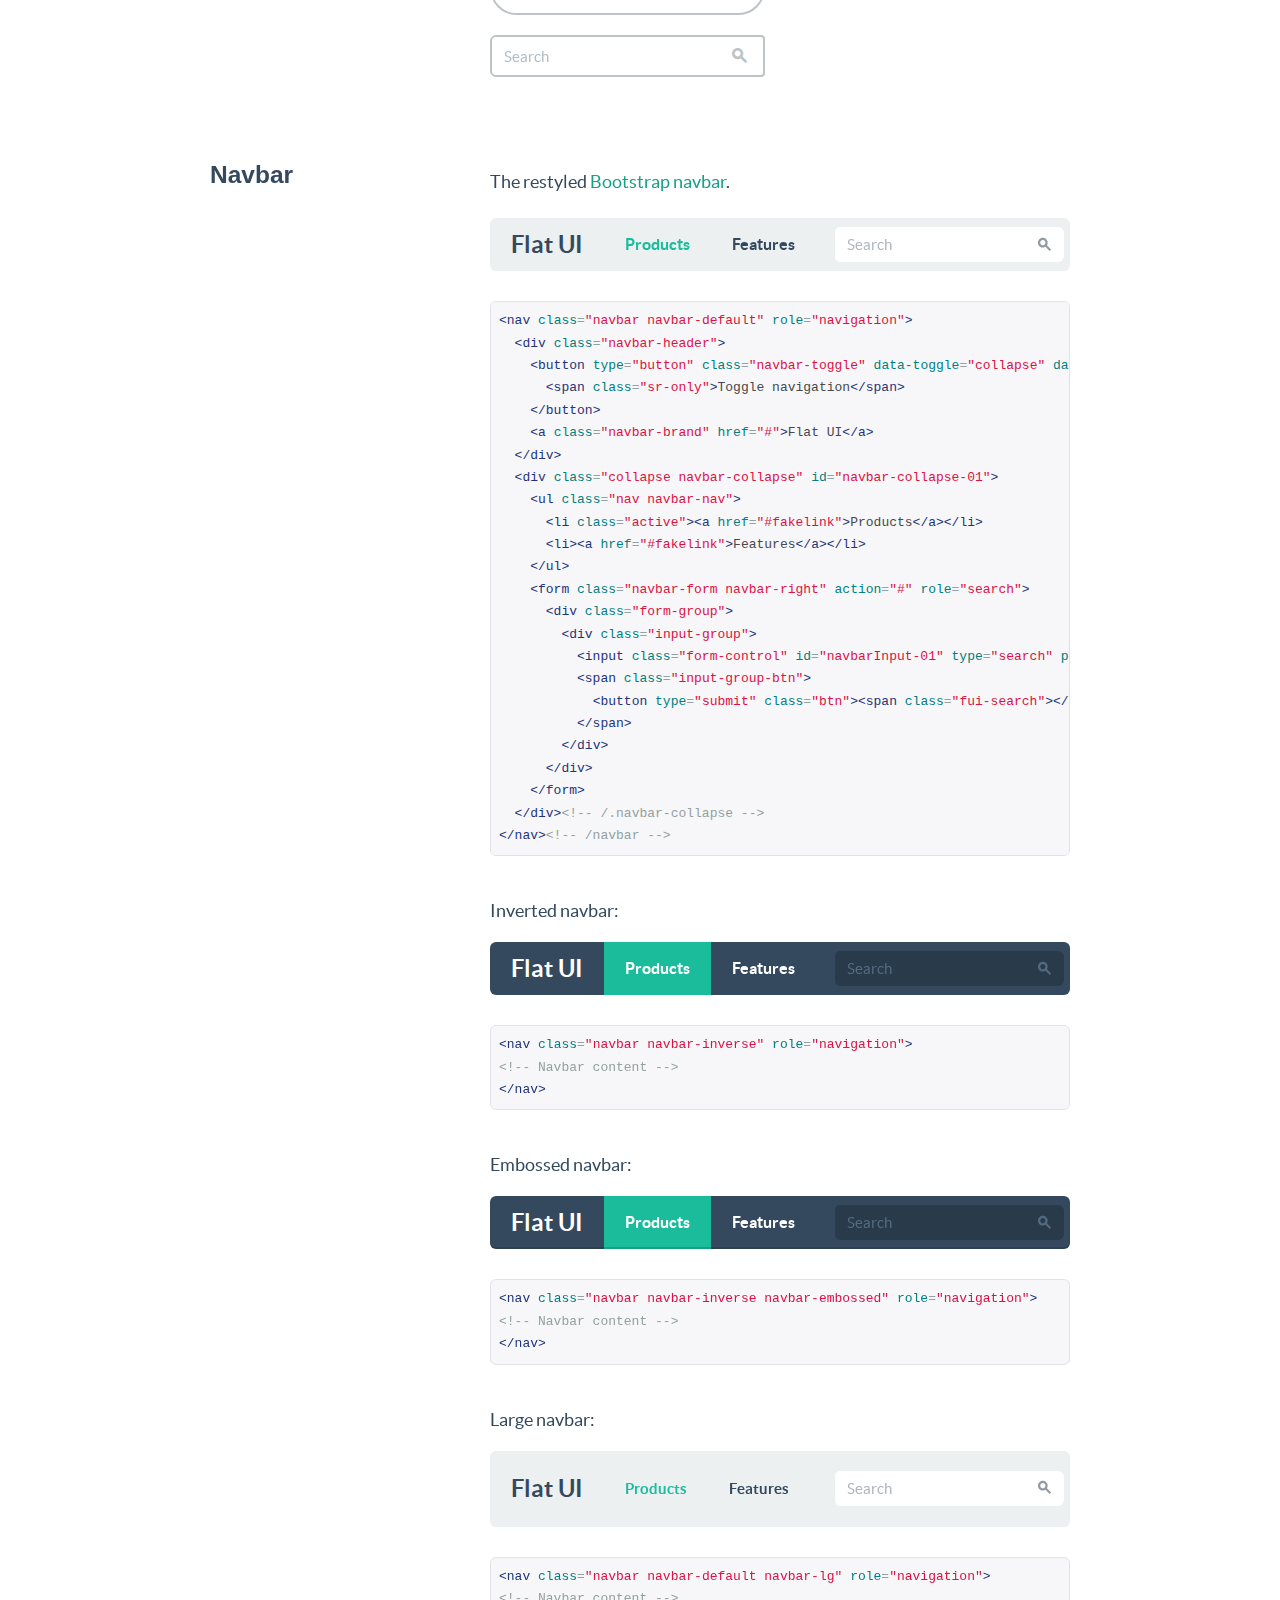
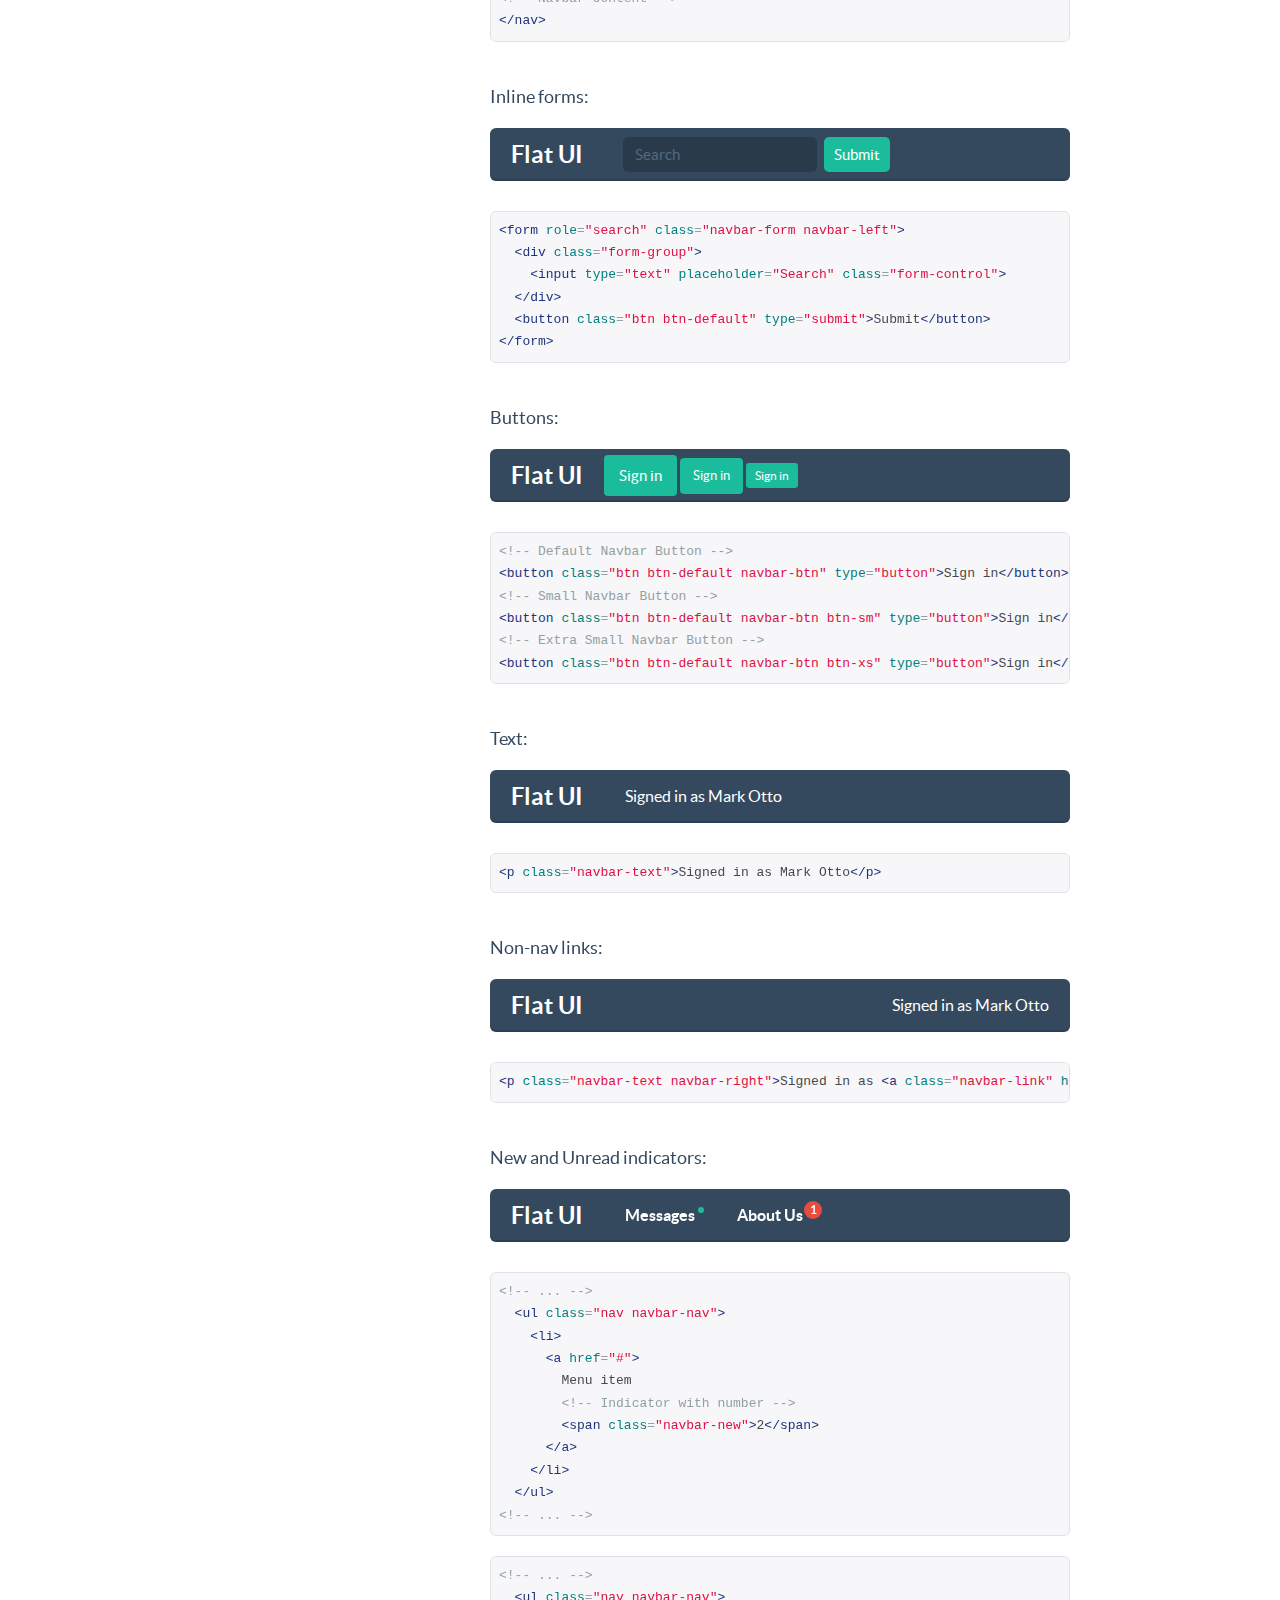
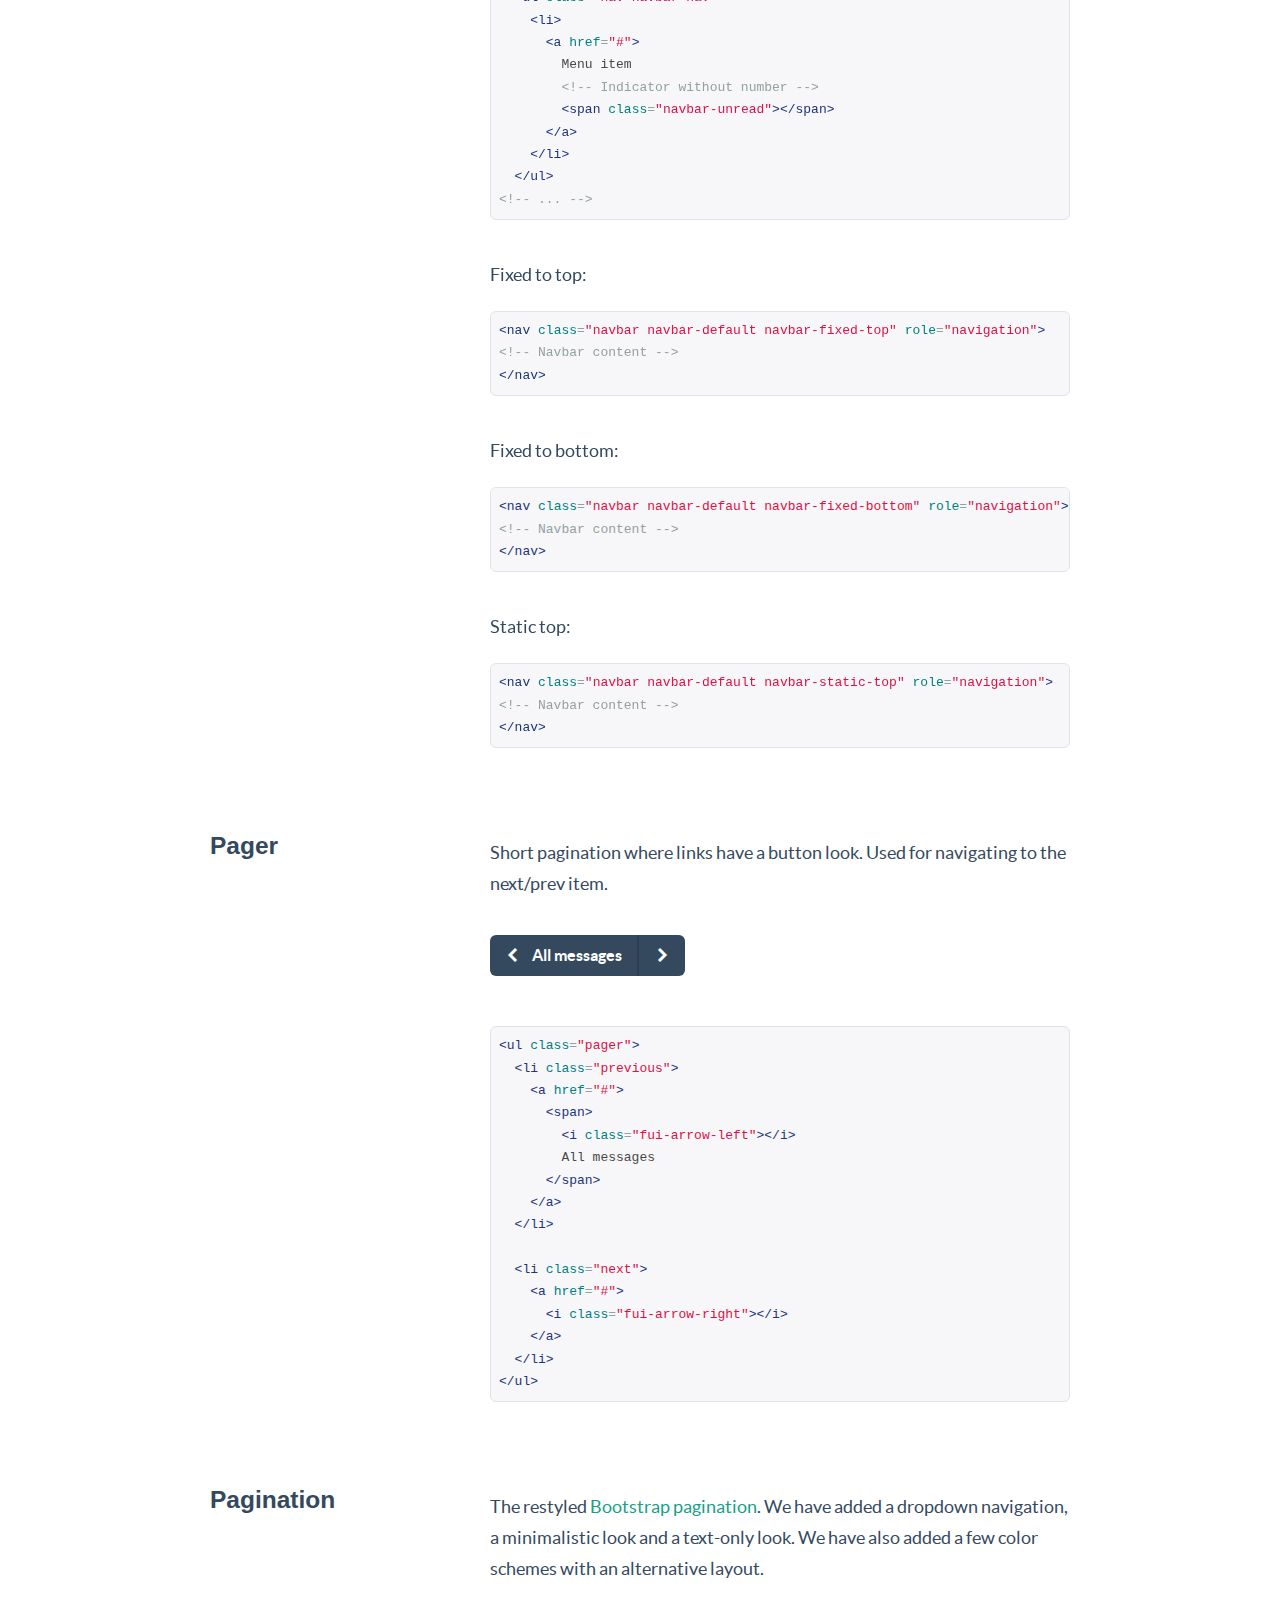
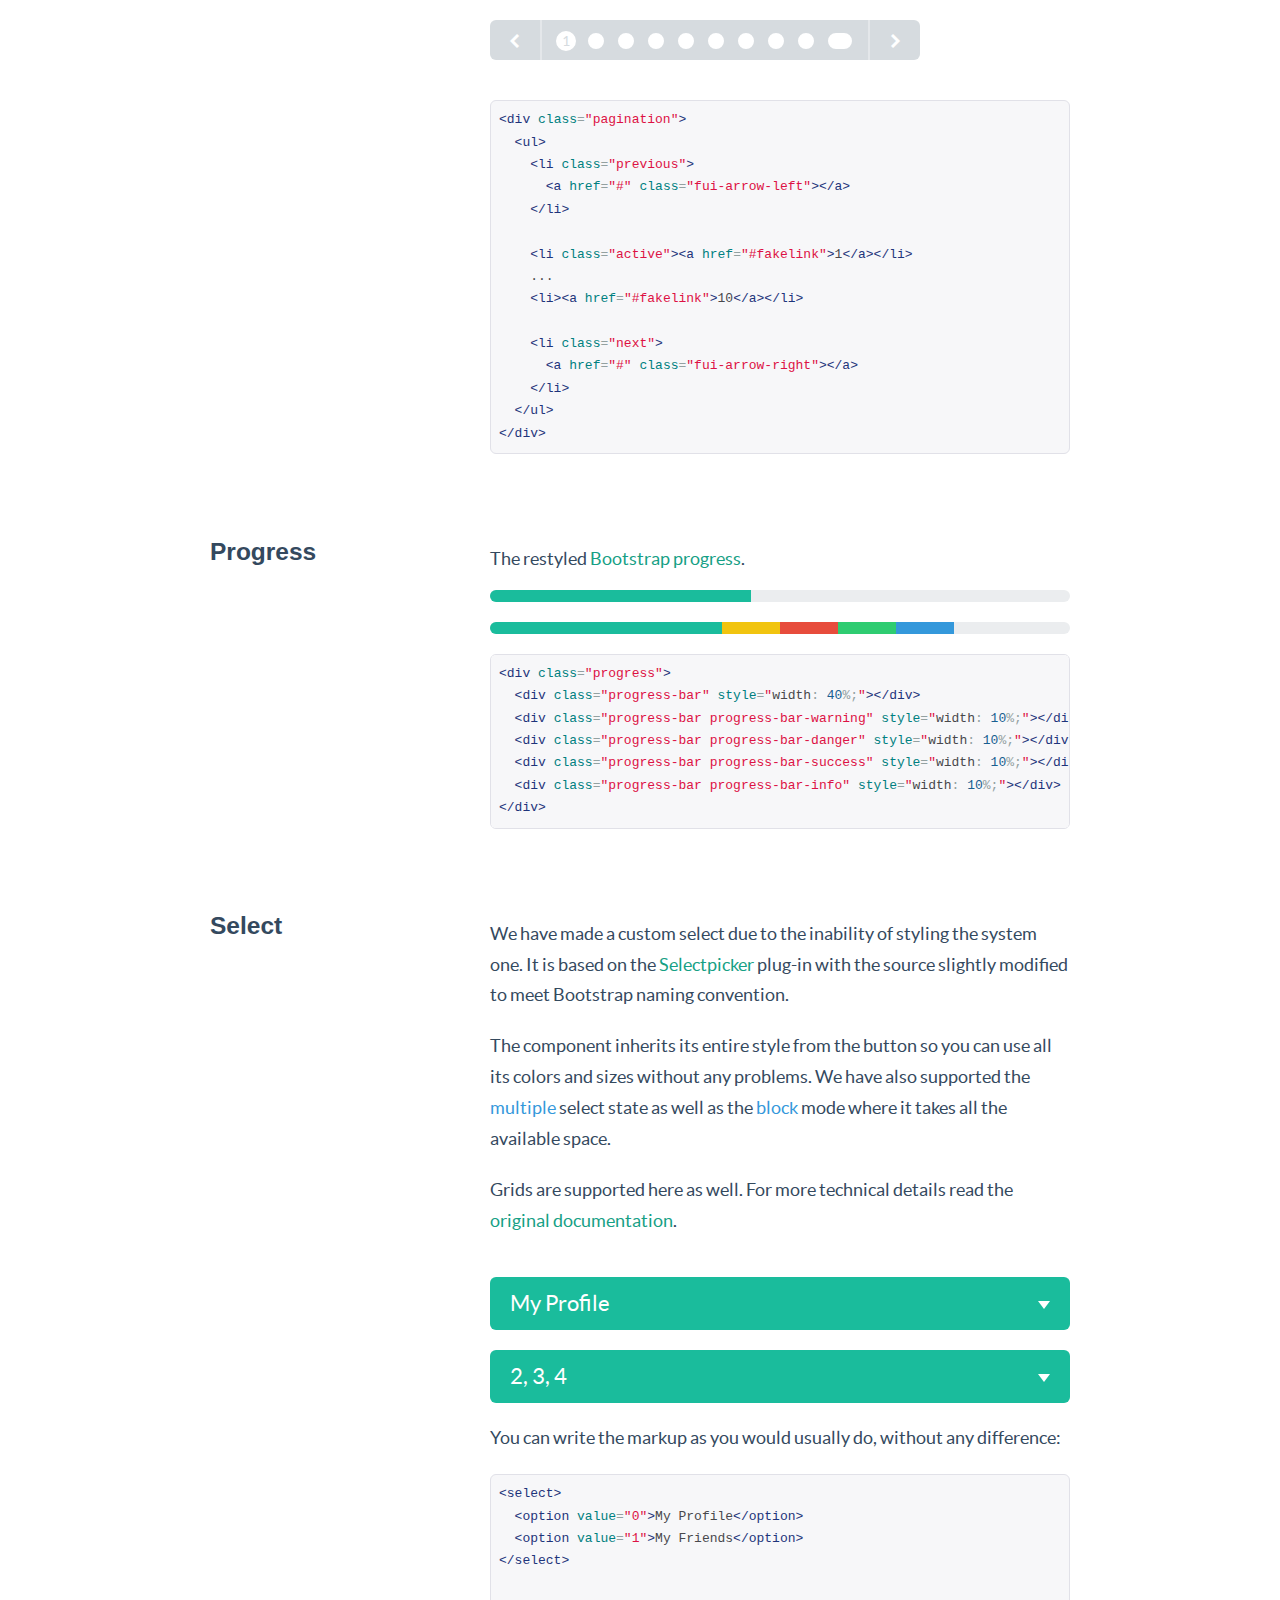
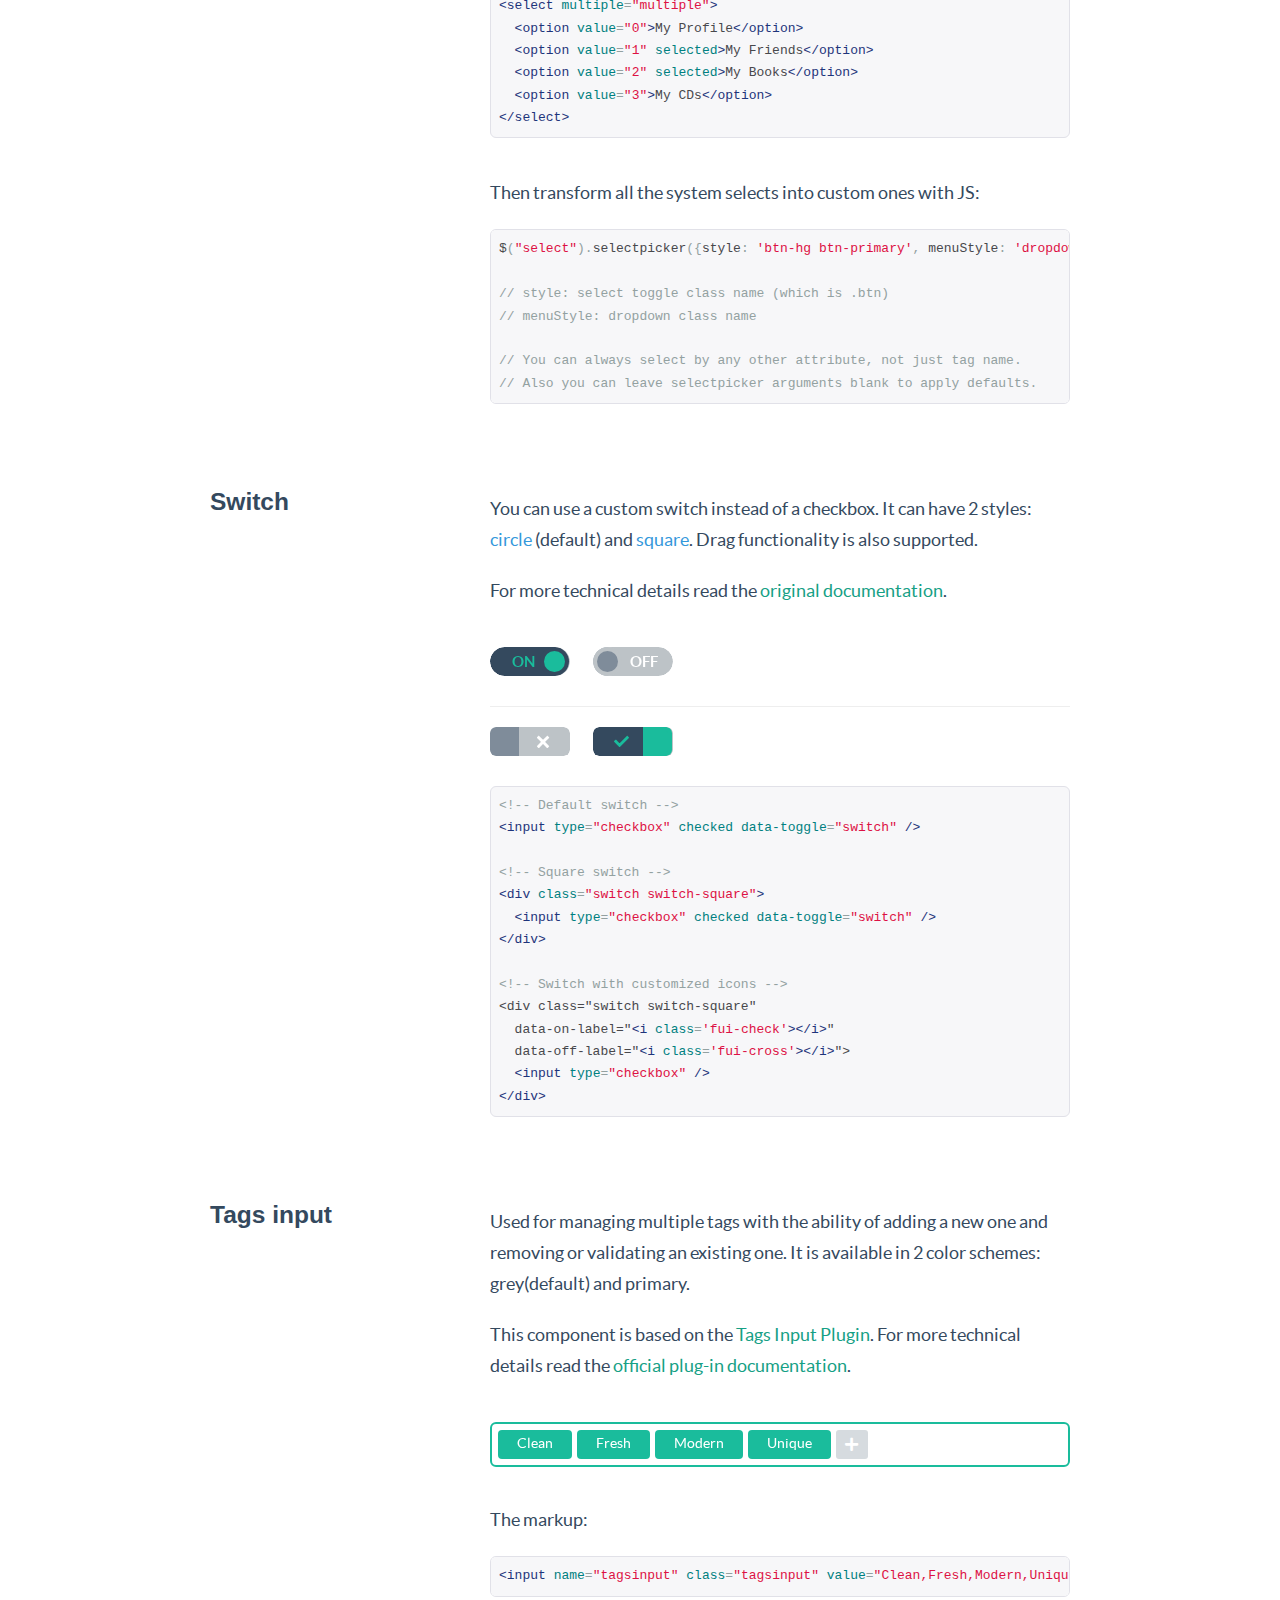
<file: LP/flat-ui/components.html>
<!DOCTYPE html>
<html lang="en">
  <head>
    <meta charset="utf-8">
    <title>Components &middot; Flat UI Free</title>
    <meta name="viewport" content="width=device-width, initial-scale=1.0">

    <!-- Loading Bootstrap -->
    <link href="bootstrap/css/bootstrap.css" rel="stylesheet">
    <link href="bootstrap/css/prettify.css" rel="stylesheet">

    <!-- Loading Flat UI -->
    <link href="css/flat-ui.css" rel="stylesheet">
    <link href="css/docs.css" rel="stylesheet">

    <link rel="shortcut icon" href="images/favicon.ico">

    <!-- HTML5 shim, for IE6-8 support of HTML5 elements. All other JS at the end of file. -->
    <!--[if lt IE 9]>
      <script src="js/html5shiv.js"></script>
      <script src="js/respond.min.js"></script>
    <![endif]-->
  </head>
  <body>
    <ul class="demo-sidebar hide-on-tablets">
      <li><a href="#fui-button">Buttons</a></li>
      <li><a href="#fui-checkbox">Checkboxes</a></li>
      <li><a href="#fui-radio">Radio buttons</a></li>
      <li><a href="#fui-dropdown">Dropdown</a></li>
      <li><a href="#fui-input">Input</a></li>
      <li><a href="#fui-navbar">Navbar</a></li>
      <li><a href="#fui-pager">Pager</a></li>
      <li><a href="#fui-pagination">Pagination</a></li>
      <li><a href="#fui-progress">Progress</a></li>
      <li><a href="#fui-select">Select</a></li>
      <li><a href="#fui-switch">Switch</a></li>
      <li><a href="#fui-tagsinput">Tags Input</a></li>
      <li><a href="#fui-tooltip">Tooltip</a></li>
      <li><a href="#fui-slider">Slider</a></li>
      <li><a href="#fui-typeahead">Typeahead</a></li>
    </ul> <!-- /nav -->

		<h1 class="demo-headline">Components</h1>		
    <div class="container">    	
    	<div id="fui-button" class="pbl"></div>
    	
      <div class="demo-row">
        <div class="demo-title">
          <h3>Buttons</h3>
        </div>

        <div class="demo-content">
          <p>
            After restyling the <a href="http://getbootstrap.com/css/#buttons">Bootstrap buttons</a>, we have decided to add a new size: <code>btn-hg</code> which will be used for the main call to action buttons on the page:
          </p>
          <p class="mbl">
            <button class="btn btn-hg btn-primary">Huge Button</button>
          </p>
<pre class="prettyprint">
&lt;button class="btn btn-hg btn-primary"&gt;
  Boss Button
&lt;/button&gt;
</pre>

          <p class="ptl">
            In addition, we have added <code>btn-embossed</code> to make buttons look more realistic, but we still prefer them flat.
          </p>
          <p class="mbl">
            <button class="btn btn-embossed btn-primary">Embossed Button</button>
          </p>
<pre class="prettyprint">
&lt;button class="btn btn-embossed btn-primary"&gt;
  Embossed Button
&lt;/button&gt;
</pre>

          <p class="ptl">
            In some cases buttons need to become wider. Yes, we have taken care of that as well:
          </p>
          <p class="mbl">
            <button class="btn btn-wide btn-primary mrm">Save</button>
            <button class="btn btn-wide btn-default">Cancel</button>
          </p>
<pre class="prettyprint">
&lt;button class="btn btn-default btn-wide"&gt;
  Cancel
&lt;/button&gt;
</pre>

          <p class="ptl">
            Another new thing is <code>btn-tip</code>. Use it when you need to highlight a part of the button text:
          </p>
          <p class="mbl">
            <button class="btn btn-primary">
              Save
              <span class="btn-tip">$300</span>
            </button>
          </p>
<pre class="prettyprint">
&lt;button class="btn btn-primary"&gt;
  Save
  &lt;span class="btn-tip"&gt;$300&lt;/span&gt;
&lt;/button&gt;
</pre>

          <p class="ptl">
            As usual you can set different colors:
          </p>
          <p>
	          <button class="btn btn-default mrs">Default</button>
            <button class="btn btn-primary mrs">Primary</button>
            <button class="btn btn-info mrs">Info</button>
            <button class="btn btn-danger mrs">Danger</button>
          </p>
          <p class="mbl">            
            <button class="btn btn-success mrs">Success</button>
            <button class="btn btn-warning mrs">Warning</button>
            <button class="btn btn-inverse mrs">Inverse</button>
          </p>
<pre class="prettyprint">
&lt;button class="btn btn-default"&gt;Default&lt;/button&gt;
&lt;button class="btn btn-primary"&gt;Primary&lt;/button&gt;
&lt;button class="btn btn-info"&gt;Info&lt;/button&gt;
&lt;button class="btn btn-danger"&gt;Danger&lt;/button&gt;
&lt;button class="btn btn-success"&gt;Success&lt;/button&gt;
&lt;button class="btn btn-warning"&gt;Warning&lt;/button&gt;
&lt;button class="btn btn-inverse"&gt;Inverse&lt;/button&gt;
</pre>

          <p>
            Button groups, toolbars, and disabled state also work as expected.
          </p>
        </div>        
      </div><!-- /.demo-row -->
      
			<div id="fui-checkbox" class="pbl"></div>
			
      <div class="demo-row">      	
        <div class="demo-title">
          <h3>Checkboxes</h3>
        </div>

        <div class="demo-content">
          <p>
            Using flat style checkboxes requires a JS plugin which creates all the custom markup for us. Let's take a look:
          </p>
          <label class="checkbox" for="checkbox1">
            <input type="checkbox" value="" id="checkbox1" data-toggle="checkbox">
            Checkbox
          </label>
          <label class="checkbox" for="checkbox2">
            <input type="checkbox" value="" id="checkbox2" checked="checked" data-toggle="checkbox">
            Checkbox
          </label>
          <label class="checkbox" for="checkbox3">
            <input type="checkbox" value="" id="checkbox3" data-toggle="checkbox" disabled="">
            Checkbox
          </label>
          <label class="checkbox" for="checkbox4">
            <input type="checkbox" value="" id="checkbox4" checked="checked" data-toggle="checkbox" disabled="">
            Checkbox
          </label>

          <h6 class="ptl">The Data Attributes:</h6>
<pre class="prettyprint">
&lt;label class="checkbox" for="checkbox1"&gt;
  &lt;input type="checkbox" value="" id="checkbox1" data-toggle="checkbox"&gt;
  Checkbox
&lt;/label&gt;
</pre>

          <h6 class="ptl">Usage via JS:</h6>
<pre class="prettyprint">
$(':checkbox').checkbox();
</pre>

          <div class="pvm">
            <h6>Methods:</h6>
          </div>
          <p class="mbl">
            <strong>.checkbox('toggle')</strong>
            <br/>
            toggles the checkbox state from <span class="text-info">checked</span>
            to <span class="text-info">unchecked</span> and back.
          </p>
          <p class="mbl">
            <strong>.checkbox('check')</strong>
            <br/>
            sets the checkbox state to <span class="text-info">checked</span>.
          </p>
          <p class="mbl">
            <strong>.checkbox('uncheck')</strong>
            <br/>
            sets the checkbox state to <span class="text-info">unchecked</span>.
          </p>
<pre class="prettyprint">
$(':checkbox').checkbox('check');
</pre>

          <div class="pbm ptl">
            <h6>Events:</h6>
          </div>
          <p class="mbl">
            <strong>.on('toggle')</strong>
            <br/>
            Fired when the checkbox state changes between
            <span class="text-info">checked</span> and
            <span class="text-info">unchecked</span>.
          </p>
          <p class="mbl">
            <strong>.on('change')</strong>
            <br/>
            Same as <span class="text-info">toggle</span>.
          </p>
<pre class="prettyprint">
$(':checkbox').on('toggle', function() {
  // Do something
});
</pre>          
          
        </div> <!-- /.demo-content -->
      </div> <!-- /.demo-row -->
      
      <div id="fui-radio" class="pbl"></div>

      <div class="demo-row">
        <div class="demo-title">
          <h3>Radio buttons</h3>
        </div>

        <div class="demo-content">
          <p>
            Styling radio buttons also requires using a JS plugin. We have tried making things easy so you won't have to spend a huge amount of time playing around with custom&nbsp;components.
          </p>
          <label class="radio">
            <input type="radio" name="group1" value="1" data-toggle="radio">
            Radio is off
          </label>
          <label class="radio">
            <input type="radio" name="group1" value="2" data-toggle="radio" checked>
            Radio is on
          </label>
          <label class="radio">
            <input type="radio" name="group2" value="1" data-toggle="radio" disabled>
            Radio is off
          </label>
          <label class="radio">
            <input type="radio" name="group2" value="2" data-toggle="radio" disabled checked>
            Radio is on
          </label>

          <h6 class="ptl">The Data Attributes:</h6>
<pre class="prettyprint">
&lt;label class="radio"&gt;
  &lt;input type="radio" name="group1" value="1" data-toggle="radio"&gt;
  Radio is off
&lt;/label&gt;

&lt;label class="radio"&gt;
  &lt;input type="radio" name="group1" value="2" data-toggle="radio" checked&gt;
  Radio is on
&lt;/label&gt;
</pre>

          <h6 class="ptl">The JS:</h6>
<pre class="prettyprint">
$(':radio').radio();
</pre>

          <div class="pvm">
            <h6>Methods:</h6>
          </div>
          <p class="mbl">
            <strong>.radio('check')</strong>
            <br/>
            sets the radio button state to <span class="text-info">checked</span>.
          </p>
          <p class="mbl">
            <strong>.radio('uncheck')</strong>
            <br/>
            sets the radio state to <span class="text-info">unchecked</span>.
          </p>
<pre class="prettyprint">
$(':radio').radio('check');
</pre>

          <div class="pbm ptl">
            <h6>Events:</h6>
          </div>
          <p class="mbl">
            <strong>.on('toggle')</strong>
            <br/>
            Fired when the radio button state changes between
            <span class="text-info">checked</span> and
            <span class="text-info">unchecked</span>.
          </p>
          <p class="mbl">
            <strong>.on('change')</strong>
            <br/>
            Same as <span class="text-info">toggle</span> with just one difference &mdash; the event is fired for each radio button that gets a state change.
          </p>
<pre class="prettyprint">
$(':radio').on('toggle', function() {
  // Do something
});
</pre>
        </div> <!-- /.demo-content -->
      </div> <!-- /.demo-row -->
    </div><!-- /.container -->

		

    <div class="container ptl">    	
    	<div id="fui-dropdown" class="pbl"></div>
    
      <div class="demo-row">
        <div class="demo-title">
          <h3>Dropdown</h3>
        </div>

        <div class="demo-content">
          <p class="mbl">
            The same <a href="http://getbootstrap.com/components/#dropdowns">Bootstrap dropdown</a> is used as a part of the <code>select</code>, <code>btn-group</code>, <code>nav-tabs</code> and eventually other components to present information as a menu.
          </p>

          <p class="mbl">
            Notice <code>dropdown-arrow</code>, which is needed when you want to add a small triangle that visually connects the clickable element with the dropdown menu.
          </p>

          <select name="info" class="mbn">
            <optgroup label="Profile">
              <option value="0">My Profile</option>
              <option value="1">My Friends</option>
            </optgroup>
            <optgroup label="System">
              <option value="2">Messages</option>
              <option value="3">My Settings</option>
              <option value="4" class="highlighted">Logout</option>
            </optgroup>
          </select>

          <hr/>
          
          <div class="row">
          	<div class="col-md-3">
	          	<div class="dropdown">
		          	<button class="btn btn-primary dropdown-toggle" data-toggle="dropdown">Dropdown<span class="caret"></span></button>
							  <span class="dropdown-arrow dropdown-arrow-inverse"></span>
		            <ul class="dropdown-menu dropdown-inverse">
		              <li><a href="#fakelink">Sub Menu Element</a></li>
		              <li><a href="#fakelink">Sub Menu Element</a></li>
		              <li><a href="#fakelink">Sub Menu Element</a></li>
		            </ul>
							</div>
          	</div>
          </div>
          

          <div class="pvl">
<pre class="prettyprint">
&lt;!-- Default look --&gt;
&lt;div class="dropdown"&gt;
  &lt;button class="btn btn-primary dropdown-toggle" data-toggle="dropdown">Dropdown&lt;span class="caret"&gt;&lt;/span&gt;&lt;/button&gt;
  &lt;span class="dropdown-arrow"&gt;&lt;/span&gt;
  &lt;ul class="dropdown-menu"&gt;
    &lt;li&gt;&lt;a href="#fakelink">Sub Menu Element&lt;/a&gt;&lt;/li&gt;
    &lt;li&gt;&lt;a href="#fakelink">Sub Menu Element&lt;/a&gt;&lt;/li&gt;
    &lt;li&gt;&lt;a href="#fakelink">Sub Menu Element&lt;/a&gt;&lt;/li&gt;
  &lt;/u&gt;
&lt;/div&gt;

&lt;!-- Inverse look --&gt;
&lt;div class="dropdown"&gt;
  &lt;button class="btn btn-primary dropdown-toggle" data-toggle="dropdown">Dropdown&lt;span class="caret"&gt;&lt;/span&gt;&lt;/button&gt;
  &lt;span class="dropdown-arrow dropdown-arrow-inverse"&gt;&lt;/span&gt;
  &lt;ul class="dropdown-menu dropdown-inverse"&gt;
    &lt;li&gt;&lt;a href="#fakelink">Sub Menu Element&lt;/a&gt;&lt;/li&gt;
    &lt;li&gt;&lt;a href="#fakelink">Sub Menu Element&lt;/a&gt;&lt;/li&gt;
    &lt;li&gt;&lt;a href="#fakelink">Sub Menu Element&lt;/a&gt;&lt;/li&gt;
  &lt;/u&gt;
&lt;/div&gt;
</pre>
          </div>

          <p>
            To highlight the information we added 2 additional states for the dropdown-menu items: <code>selected</code> and <code>highlighted</code>:
          </p>
<pre class="prettyprint">
&lt;ul class="dropdown-menu"&gt;
  &lt;li class="selected"&gt;
    &lt;a href="#"&gt;Item&lt;/a&gt;
  &lt;/li&gt;

  &lt;li class="highlighted"&gt;
    &lt;a href="#"&gt;Item&lt;/a&gt;
  &lt;/li&gt;
&lt;/ul&gt;
</pre>
        </div> <!-- /.demo-content -->
      </div> <!-- /.demo-row -->

			<div id="fui-input" class="pbl"></div>

      <div class="demo-row">
        <div class="demo-title">
          <h3>Input</h3>
        </div>

        <div class="demo-content">
          <p class="mbl">
            The restyled <a href="http://getbootstrap.com/css/#forms">Bootstrap input</a>. Add <span class="text-info">flat</span> as an additional class to completely remove the borders:
          </p>
					
					<div class="row">
						<div class="col-lg-5">
							<input type="text" value="" placeholder="Enter something" class="form-control" />
						</div>
					</div>
					<hr />
					<div class="row">
						<div class="col-lg-5">
							<input type="text" value="" placeholder="Enter something" class="form-control flat" />
						</div>
					</div>
<pre class="prettyprint mtl">
&lt;!-- Default input --&gt;
&lt;input type="text" placeholder="Enter something" class="form-control" /&gt;

&lt;!-- Without borders --&gt;
&lt;input type="text" placeholder="Enter something" class="form-control flat" /&gt;
</pre>

          <p class="ptl">And few sizes:</p>
          <div class="row">
          	<div class="col-lg-5">
	          	<input type="text" value="" placeholder="Huge" class="form-control input-hg" />
          	</div>
          </div>
          <hr />
          <div class="row">
          	<div class="col-lg-5">
	          	<input type="text" value="" placeholder="Large" class="form-control input-lg" />
          	</div>
          </div>
          <hr />
          <div class="row">
          	<div class="col-lg-5">
	          	<input type="text" value="" placeholder="Default" class="form-control" />
          	</div>
          </div>
          <hr />
          <div class="row">
          	<div class="col-lg-5">
	          	<input type="text" value="" placeholder="Small" class="form-control input-sm" />
          	</div>
          </div>
<pre class="prettyprint mtl">
&lt;input type="text" class="form-control input-hg" placeholder="Huge" /&gt;
&lt;input type="text" class="form-control input-lg" placeholder="Large" /&gt;
&lt;input type="text" class="form-control" placeholder="Default" /&gt;
&lt;input type="text" class="form-control input-sm" placeholder="Small" /&gt;
</pre>

          <p class="ptl">You can have an icon inside:</p>
          <div class="row">
          	<div class="col-lg-5">
	          	<div class="form-group">
	              <input type="text" value="" placeholder="With icon" class="form-control" />
	              <span class="input-icon fui-check-inverted"></span>
	            </div>
          	</div>            
          </div>
<pre class="prettyprint mtm">
&lt;div class="form-group"&gt;
  &lt;input type="text" class="form-control" placeholder="With icon" /&gt;
  &lt;span class="input-icon fui-check-inverted"&gt;&lt;/span&gt;
&lt;/div&gt;
</pre>

        <p class="ptl">You can have the input with append/prepend options:</p>
          <div class="row">
            <div class="col-lg-6">
              <div class="form-group">
                <div class="input-group">
                  <span class="input-group-addon">@</span>
                  <input class="form-control" type="text" placeholder="Prepend" />
                </div>
              </div>              
            </div>
          </div>
          
          <div class="row">
            <div class="col-lg-6">
              <div class="form-group">
                <div class="input-group">                 
                  <input class="form-control" type="text" placeholder="Append" />
                  <span class="input-group-addon">@</span>
                </div>
              </div>              
            </div>
          </div>

<pre class="prettyprint mtm">
&lt;!-- Prepend --&gt;
&lt;div class="form-group"&gt;
  &lt;div class="input-group"&gt;
    &lt;span class="input-group-addon"&gt;@&lt;/span&gt;
    &lt;input type="text" class="form-control" placeholder="Prepend" /&gt;
  &lt;/div&gt;  
&lt;/div&gt;

&lt;!-- Append --&gt;
&lt;div class="form-group"&gt;
  &lt;div class="input-group"&gt;
    &lt;input type="text" class="form-control" placeholder="Append" /&gt;
    &lt;span class="input-group-addon"&gt;@&lt;/span&gt;
  &lt;/div&gt;
&lt;/div&gt;
</pre>

          <p class="ptl">
            The different color styles and the disabled state work as expected:
            <div class="row">
            	<div class="col-lg-6">
	            	<div class="form-group has-error">
		              <input class="form-control" type="text" placeholder="Error" />
		            </div>
            	</div>
            </div>
            <div class="row">
            	<div class="col-lg-6">
	            	<div class="form-group has-warning">
		              <input class="form-control" type="text" placeholder="Warning" />
		            </div>
            	</div>
            </div>
            <div class="row">
            	<div class="col-lg-6">
	            	<div class="form-group has-success">
		              <input class="form-control" type="text" placeholder="Success" />
		            </div>
            	</div>
            </div>
            <div class="row">
            	<div class="col-lg-6">
	            	<div class="form-group">
		              <input class="form-control" type="text" placeholder="Disabled" disabled />
		            </div>
            	</div>
            </div>
          </p>

          <p class="ptl mtl">
            The search form doesn't have any background color set to append/prepend:
          </p>
          <div class="row">
            <div class="col-lg-6">
              <div class="form-group">
                <div class="input-group input-group-hg input-group-rounded">
                  <span class="input-group-btn">
                    <button type="submit" class="btn"><span class="fui-search"></span></button>
                  </span>              
                  <input type="text" class="form-control" placeholder="Search" id="search-query-2">
                </div>
              </div>
            </div>
          </div>          

          <div class="row">
            <div class="col-lg-6">
              <div class="form-group">
                <div class="input-group">                               
                  <input type="text" class="form-control" placeholder="Search" id="search-query-3">
                  <span class="input-group-btn">
                    <button type="submit" class="btn"><span class="fui-search"></span></button>
                  </span>
                </div>
              </div>
            </div>
          </div>
          
        </div> <!-- /.demo-content -->
      </div> <!-- /.demo-row -->

			<div id="fui-navbar" class="pbl"></div>

      <div class="demo-row">
        <div class="demo-title">
          <h3>Navbar</h3>
        </div>
        <div class="demo-content">
          <p class="mbl">
            The restyled <a href="http://getbootstrap.com/components/#navbar">Bootstrap navbar</a>.
          </p>

          <nav class="navbar navbar-default" role="navigation">
            <div class="navbar-header">
              <button type="button" class="navbar-toggle" data-toggle="collapse" data-target="#navbar-collapse-01">
                <span class="sr-only">Toggle navigation</span>
              </button>
              <a class="navbar-brand" href="#">Flat UI</a>
            </div>
            <div class="collapse navbar-collapse" id="navbar-collapse-01">
              <ul class="nav navbar-nav">           
                <li class="active"><a href="#fakelink">Products</a></li>
                <li><a href="#fakelink">Features</a></li>
               </ul>          
              <form class="navbar-form navbar-right" action="#" role="search" style="width: 250px">
                <div class="form-group">
                  <div class="input-group">
                    <input class="form-control" id="navbarInput-01" type="search" placeholder="Search">
                    <span class="input-group-btn">
                      <button type="submit" class="btn"><span class="fui-search"></span></button>
                    </span>            
                  </div>
                </div>               
              </form>
            </div><!-- /.navbar-collapse -->
          </nav><!-- /navbar -->
          
<pre class="prettyprint mvl">
&lt;nav class="navbar navbar-default" role="navigation"&gt;
  &lt;div class="navbar-header"&gt;
    &lt;button type="button" class="navbar-toggle" data-toggle="collapse" data-target="#navbar-collapse-01"&gt;
      &lt;span class="sr-only"&gt;Toggle navigation&lt;/span&gt;
    &lt;/button&gt;
    &lt;a class="navbar-brand" href="#"&gt;Flat UI&lt;/a&gt;
  &lt;/div&gt;
  &lt;div class="collapse navbar-collapse" id="navbar-collapse-01"&gt;
    &lt;ul class="nav navbar-nav"&gt;           
      &lt;li class="active"&gt;&lt;a href="#fakelink"&gt;Products&lt;/a&gt;&lt;/li&gt;
      &lt;li&gt;&lt;a href="#fakelink"&gt;Features&lt;/a&gt;&lt;/li&gt;
    &lt;/ul&gt;           
    &lt;form class="navbar-form navbar-right" action="#" role="search"&gt;
      &lt;div class="form-group"&gt;
        &lt;div class="input-group"&gt;
          &lt;input class="form-control" id="navbarInput-01" type="search" placeholder="Search"&gt;
          &lt;span class="input-group-btn"&gt;
            &lt;button type="submit" class="btn"&gt;&lt;span class="fui-search"&gt;&lt;/span&gt;&lt;/button&gt;
          &lt;/span&gt;            
        &lt;/div&gt;
      &lt;/div&gt;               
    &lt;/form&gt;
  &lt;/div>&lt;!-- /.navbar-collapse --&gt;
&lt;/nav>&lt;!-- /navbar --&gt;
</pre>

        <p class="ptl">Inverted navbar:</p>
        <nav class="navbar navbar-inverse" role="navigation">
          <div class="navbar-header">
            <button type="button" class="navbar-toggle" data-toggle="collapse" data-target="#navbar-collapse-02">
              <span class="sr-only">Toggle navigation</span>
            </button>
            <a class="navbar-brand" href="#">Flat UI</a>
          </div>
          <div class="collapse navbar-collapse" id="navbar-collapse-02">
            <ul class="nav navbar-nav">           
              <li class="active"><a href="#fakelink">Products</a></li>
              <li><a href="#fakelink">Features</a></li>
             </ul>          
            <form class="navbar-form navbar-right" action="#" role="search" style="width: 250px">
              <div class="form-group">
                <div class="input-group">
                  <input class="form-control" id="navbarInput-01" type="search" placeholder="Search">
                  <span class="input-group-btn">
                    <button type="submit" class="btn"><span class="fui-search"></span></button>
                  </span>            
                </div>
              </div>               
            </form>
          </div><!-- /.navbar-collapse -->
        </nav><!-- /navbar -->

<pre class="prettyprint mvl">
&lt;nav class="navbar navbar-inverse" role="navigation"&gt;
&lt;!-- Navbar content --&gt;
&lt;/nav&gt;
</pre>


        <p class="ptl">Embossed navbar:</p>
        <nav class="navbar navbar-inverse navbar-embossed" role="navigation">
          <div class="navbar-header">
            <button type="button" class="navbar-toggle" data-toggle="collapse" data-target="#navbar-collapse-02">
              <span class="sr-only">Toggle navigation</span>
            </button>
            <a class="navbar-brand" href="#">Flat UI</a>
          </div>
          <div class="collapse navbar-collapse" id="navbar-collapse-02">
            <ul class="nav navbar-nav">           
              <li class="active"><a href="#fakelink">Products</a></li>
              <li><a href="#fakelink">Features</a></li>
             </ul>          
            <form class="navbar-form navbar-right" action="#" role="search" style="width: 250px">
              <div class="form-group">
                <div class="input-group">
                  <input class="form-control" id="navbarInput-01" type="search" placeholder="Search">
                  <span class="input-group-btn">
                    <button type="submit" class="btn"><span class="fui-search"></span></button>
                  </span>            
                </div>
              </div>               
            </form>
          </div><!-- /.navbar-collapse -->
        </nav><!-- /navbar -->

<pre class="prettyprint mvl">
&lt;nav class="navbar navbar-inverse navbar-embossed" role="navigation"&gt;
&lt;!-- Navbar content --&gt;
&lt;/nav&gt;
</pre>

        <p class="ptl">Large navbar:</p>
        <nav class="navbar navbar-default navbar-lg" role="navigation">
          <div class="navbar-header">
            <button type="button" class="navbar-toggle" data-toggle="collapse" data-target="#navbar-collapse-03">
              <span class="sr-only">Toggle navigation</span>
            </button>
            <a class="navbar-brand" href="#">Flat UI</a>
          </div>
          <div class="collapse navbar-collapse" id="navbar-collapse-03">
            <ul class="nav navbar-nav">           
              <li class="active"><a href="#fakelink">Products</a></li>
              <li><a href="#fakelink">Features</a></li>
             </ul>          
            <form class="navbar-form navbar-right" action="#" role="search" style="width: 250px">
              <div class="form-group">
                <div class="input-group">
                  <input class="form-control" id="navbarInput-01" type="search" placeholder="Search">
                  <span class="input-group-btn">
                    <button type="submit" class="btn"><span class="fui-search"></span></button>
                  </span>            
                </div>
              </div>               
            </form>
          </div><!-- /.navbar-collapse -->
        </nav><!-- /navbar -->
        
<pre class="prettyprint mvl">
&lt;nav class="navbar navbar-default navbar-lg" role="navigation"&gt;
&lt;!-- Navbar content --&gt;
&lt;/nav&gt;
</pre>      

        <p class="ptl">Inline forms:</p>
        <nav role="navigation" class="navbar navbar-inverse navbar-embossed">
          <div class="navbar-header">
            <button data-target="#navbar-collapse-04" data-toggle="collapse" class="navbar-toggle" type="button">
              <span class="sr-only">Toggle navigation</span>
            </button>
            <a href="#" class="navbar-brand">Flat UI</a>
          </div>
          <div id="navbar-collapse-04" class="collapse navbar-collapse">
            <form role="search" class="navbar-form navbar-left">
              <div class="form-group">
                <input type="text" placeholder="Search" class="form-control">
              </div>
              <button class="btn btn-default" type="submit">Submit</button>
            </form>
          </div>
        </nav>  

<pre class="prettyprint mvl">
&lt;form role="search" class="navbar-form navbar-left"&gt;
  &lt;div class="form-group"&gt;
    &lt;input type="text" placeholder="Search" class="form-control"&gt;
  &lt;/div&gt;
  &lt;button class="btn btn-default" type="submit"&gt;Submit&lt;/button&gt;
&lt;/form&gt;
</pre>

        <p class="ptl">Buttons:</p>
        <nav role="navigation" class="navbar navbar-inverse navbar-embossed">
          <div class="navbar-header">
            <button data-target="#navbar-collapse-05" data-toggle="collapse" class="navbar-toggle" type="button">
            </button>
            <a href="#" class="navbar-brand">Flat UI</a>
          </div>
          <div id="navbar-collapse-05" class="collapse navbar-collapse">
            <button class="btn btn-default navbar-btn" type="button">Sign in</button>
            <button class="btn btn-default navbar-btn btn-sm" type="button">Sign in</button>
            <button class="btn btn-default navbar-btn btn-xs" type="button">Sign in</button>
          </div>
        </nav>  
        
<pre class="prettyprint mvl">
&lt;!-- Default Navbar Button --&gt;
&lt;button class="btn btn-default navbar-btn" type="button"&gt;Sign in&lt;/button&gt;
&lt;!-- Small Navbar Button --&gt;
&lt;button class="btn btn-default navbar-btn btn-sm" type="button"&gt;Sign in&lt;/button&gt;
&lt;!-- Extra Small Navbar Button --&gt;
&lt;button class="btn btn-default navbar-btn btn-xs" type="button"&gt;Sign in&lt;/button&gt;
</pre>                      

        <p class="ptl">Text:</p>
        <nav role="navigation" class="navbar navbar-inverse navbar-embossed">
          <div class="navbar-header">
            <button data-target="#navbar-collapse-06" data-toggle="collapse" class="navbar-toggle" type="button">
            </button>
            <a href="#" class="navbar-brand">Flat UI</a>
          </div>
          <div id="navbar-collapse-06" class="collapse navbar-collapse">
            <p class="navbar-text">Signed in as Mark Otto</p>
          </div>
        </nav>  
        
<pre class="prettyprint mvl">
&lt;p class="navbar-text"&gt;Signed in as Mark Otto&lt;/p&gt;
</pre>

        <p class="ptl">Non-nav links:</p>
        <nav role="navigation" class="navbar navbar-inverse navbar-embossed">
          <div class="navbar-header">
            <button data-target="#navbar-collapse-07" data-toggle="collapse" class="navbar-toggle" type="button">
            </button>
            <a href="#" class="navbar-brand">Flat UI</a>
          </div>
          <div id="navbar-collapse-07" class="collapse navbar-collapse">
            <p class="navbar-text navbar-right">Signed in as <a class="navbar-link" href="#">Mark Otto</a></p>
          </div>
        </nav>  
        
<pre class="prettyprint mvl">
&lt;p class="navbar-text navbar-right"&gt;Signed in as &lt;a class="navbar-link" href="#"&gt;Mark Otto&lt;/a&gt;&lt;/p&gt;
</pre>

          <p class="ptl">New and Unread indicators:</p>
          <nav class="navbar navbar-inverse navbar-embossed" role="navigation">
            <div class="navbar-header">
              <button type="button" class="navbar-toggle" data-toggle="collapse" data-target="#navbar-collapse-02">
                <span class="sr-only">Toggle navigation</span>
              </button>
              <a class="navbar-brand" href="#">Flat UI</a>
            </div>
          
            <div class="collapse navbar-collapse" id="#navbar-collapse-02">
              <ul class="nav navbar-nav">           
                <li><a href="#">Messages<span class="navbar-unread">1</span></a></li>
                <li><a href="#">About Us<span class="navbar-new">1</span></a></li>
               </ul>            
            </div><!-- /.navbar-collapse -->
          </nav><!-- /navbar -->
          
<pre class="prettyprint mvl">
&lt;!-- ... --&gt;
  &lt;ul class="nav navbar-nav"&gt;
    &lt;li&gt;
      &lt;a href="#"&gt;
        Menu item
        &lt;!-- Indicator with number --&gt;
        &lt;span class="navbar-new"&gt;2&lt;/span&gt;
      &lt;/a&gt;
    &lt;/li&gt;
  &lt;/ul&gt;
&lt;!-- ... --&gt;
</pre>

<pre class="prettyprint mvl">
&lt;!-- ... --&gt;
  &lt;ul class="nav navbar-nav"&gt;
    &lt;li&gt;
      &lt;a href="#"&gt;
        Menu item
        &lt;!-- Indicator without number --&gt;
        &lt;span class="navbar-unread"&gt;&lt;/span&gt;
      &lt;/a&gt;
    &lt;/li&gt;
  &lt;/ul&gt;
&lt;!-- ... --&gt;
</pre>

          <p class="ptl">Fixed to top:</p>
<pre class="prettyprint mvl">
&lt;nav class="navbar navbar-default navbar-fixed-top" role="navigation"&gt;
&lt;!-- Navbar content --&gt;
&lt;/nav&gt;
</pre>  

          <p class="ptl">Fixed to bottom:</p>
<pre class="prettyprint mvl">
&lt;nav class="navbar navbar-default navbar-fixed-bottom" role="navigation"&gt;
&lt;!-- Navbar content --&gt;
&lt;/nav&gt;
</pre>  

          <p class="ptl">Static top:</p>
<pre class="prettyprint mvl">
&lt;nav class="navbar navbar-default navbar-static-top" role="navigation"&gt;
&lt;!-- Navbar content --&gt;
&lt;/nav&gt;
</pre>

          <div id="fui-pager"></div>
        </div> <!-- /.demo-content -->
      </div> <!-- /.demo-row -->

			<div id="fui-pager" class="pbl"></div>

      <div class="demo-row">
        <div class="demo-title">
          <h3>Pager</h3>
        </div>
        <div class="demo-content">
          <p>
            Short pagination where links have a button look. Used for navigating to the next/prev item.
          </p>
          <ul class="pager">
            <li class="previous">
              <a href="#fakelink">
                <i class="fui-arrow-left"></i>
                <span>All messages</span>
              </a>
            </li>
            <li class="next">
              <a href="#fakelink">
                <i class="fui-arrow-right"></i>
              </a>
            </li>
          </ul>

<pre class="prettyprint mvl">
&lt;ul class="pager"&gt;
  &lt;li class="previous"&gt;
    &lt;a href="#"&gt;
      &lt;span&gt;
        &lt;i class="fui-arrow-left"&gt;&lt;/i&gt;
        All messages
      &lt;/span&gt;
    &lt;/a&gt;
  &lt;/li&gt;

  &lt;li class="next"&gt;
    &lt;a href="#"&gt;
      &lt;i class="fui-arrow-right"&gt;&lt;/i&gt;
    &lt;/a&gt;
  &lt;/li&gt;
&lt;/ul&gt;
</pre>
          <div id="fui-pagination"></div>
        </div> <!-- /.demo-content -->
      </div> <!-- /.demo-row -->

			<div id="fui-pagination" class="pbl"></div>

      <div class="demo-row">
        <div class="demo-title">
          <h3>Pagination</h3>
        </div>
        <div class="demo-content">
          <p>
            The restyled <a href="http://getbootstrap.com/components/#pagination">Bootstrap pagination</a>. We have added a dropdown navigation, a minimalistic look and a text-only look. We have also added a few color schemes with an alternative layout.
          </p>
          <div class="pagination">
            <ul>
              <li class="previous"><a href="#fakelink" class="fui-arrow-left"></a></li>
              <li class="active"><a href="#fakelink">1</a></li>
              <li><a href="#fakelink">2</a></li>
              <li><a href="#fakelink">3</a></li>
              <li><a href="#fakelink">4</a></li>
              <li><a href="#fakelink">5</a></li>
              <li><a href="#fakelink">6</a></li>
              <li><a href="#fakelink">7</a></li>
              <li><a href="#fakelink">8</a></li>
              <li><a href="#fakelink">9</a></li>
              <li><a href="#fakelink">10</a></li>
              <li class="next"><a href="#fakelink" class="fui-arrow-right"></a></li>
            </ul>
          </div>

<pre class="prettyprint mvl">
&lt;div class="pagination"&gt;
  &lt;ul&gt;
    &lt;li class="previous"&gt;
      &lt;a href="#" class="fui-arrow-left"&gt;&lt;/a&gt;
    &lt;/li&gt;

    &lt;li class="active"&gt;&lt;a href="#fakelink"&gt;1&lt;/a&gt;&lt;/li&gt;
    ...
    &lt;li&gt;&lt;a href="#fakelink"&gt;10&lt;/a&gt;&lt;/li&gt;

    &lt;li class="next"&gt;
      &lt;a href="#" class="fui-arrow-right"&gt;&lt;/a&gt;
    &lt;/li&gt;
  &lt;/ul&gt;
&lt;/div&gt;
</pre>

        </div> <!-- /.demo-content -->
      </div> <!-- /.demo-row -->

			<div id="fui-progress" class="pbl"></div>

      <div class="demo-row">
        <div class="demo-title">
          <h3>Progress</h3>
        </div>
        <div class="demo-content">
          <p>
            The restyled <a href="http://getbootstrap.com/components/#progress">Bootstrap progress</a>.
          </p>
          <div class="progress">
            <div class="progress-bar" style="width: 45%;"></div>
          </div>
          <div class="progress">
            <div class="progress-bar" style="width: 40%;"></div>
            <div class="progress-bar progress-bar-warning" style="width: 10%;"></div>
            <div class="progress-bar progress-bar-danger" style="width: 10%;"></div>
            <div class="progress-bar progress-bar-success" style="width: 10%;"></div>
            <div class="progress-bar progress-bar-info" style="width: 10%;"></div>
          </div>

<pre class="prettyprint mvl">
&lt;div class="progress"&gt;
  &lt;div class="progress-bar" style="width: 40%;"&gt;&lt;/div&gt;
  &lt;div class="progress-bar progress-bar-warning" style="width: 10%;"&gt;&lt;/div&gt;
  &lt;div class="progress-bar progress-bar-danger" style="width: 10%;"&gt;&lt;/div&gt;
  &lt;div class="progress-bar progress-bar-success" style="width: 10%;"&gt;&lt;/div&gt;
  &lt;div class="progress-bar progress-bar-info" style="width: 10%;"&gt;&lt;/div&gt;
&lt;/div&gt;
</pre>
          <div id="fui-select"></div>
        </div> <!-- /.demo-content -->
      </div> <!-- /.demo-row -->

			<div id="fui-select" class="pbl"></div>

      <div class="demo-row">
        <div class="demo-title">
          <h3>Select</h3>
        </div>
        <div class="demo-content">
          <p class="mbl">
            We have made a custom select due to the inability of styling the system one. It is based on the <a href="https://github.com/silviomoreto/bootstrap-select">Selectpicker</a> plug-in with the source slightly modified to meet Bootstrap naming convention.
          </p>
          <p class="mbl">
            The component inherits its entire style from the button so you can use all its colors and sizes without any problems. We have also supported the <span class="text-info">multiple</span> select state as well as the <span class="text-info">block</span> mode where it takes all the available space.
          </p>
          <p class="mbl pbl">
            Grids are supported here as&nbsp;well. For more technical details read the <a href="https://github.com/silviomoreto/bootstrap-select#usage">original&nbsp;documentation</a>.
          </p>
          <select name="huge" class="select-block mbl">
            <optgroup label="Profile">
              <option value="0">My Profile</option>
              <option value="1">My Friends</option>
            </optgroup>
            <optgroup label="System">
              <option value="2">Messages</option>
              <option value="3">My Settings</option>
              <option value="4" class="highlighted">Logout</option>
            </optgroup>
          </select>

          <select multiple="multiple" name="huge" class="select-block mbl">
            <option value="0">1</option>
            <option value="1" selected>2</option>
            <option value="2" selected>3</option>
            <option value="3" selected>4</option>
            <option value="4">5</option>
          </select>

          <p class="mvl">
            You can write the markup as you would usually do, without any difference:
          </p>

<pre class="prettyprint mvl">
&lt;select&gt;
  &lt;option value="0"&gt;My Profile&lt;/option&gt;
  &lt;option value="1"&gt;My Friends&lt;/option&gt;
&lt;/select&gt;

&lt;select multiple="multiple"&gt;
  &lt;option value="0"&gt;My Profile&lt;/option&gt;
  &lt;option value="1" selected&gt;My Friends&lt;/option&gt;
  &lt;option value="2" selected&gt;My Books&lt;/option&gt;
  &lt;option value="3"&gt;My CDs&lt;/option&gt;
&lt;/select&gt;
</pre>

          <p class="mvl ptl">
            Then transform all the system selects into custom ones with JS:
          </p>

<pre class="prettyprint mvl">
$("select").selectpicker({style: 'btn-hg btn-primary', menuStyle: 'dropdown-inverse'});

// style: select toggle class name (which is .btn)
// menuStyle: dropdown class name

// You can always select by any other attribute, not just tag name.
// Also you can leave selectpicker arguments blank to apply defaults.
</pre>
          <div id="fui-switch"></div>
        </div> <!-- /.demo-content -->
      </div> <!-- /.demo-row -->

			<div id="fui-switch" class="pbl"></div>

      <div class="demo-row">
        <div class="demo-title">
          <h3>Switch</h3>
        </div>
        <div class="demo-content">
          <p class="mbl">
            You can use a custom switch instead of a checkbox. It can have 2 styles: <span class="text-info">circle</span> (default) and <span class="text-info">square</span>. Drag functionality is also supported.
          </p>
          <p class="mbl pbl">
            For more technical details read the <a href="http://www.larentis.eu/switch">original documentation</a>.
          </p>
          <span class="mrl">
            <input type="checkbox" checked data-toggle="switch" />
          </span>
          <input type="checkbox" data-toggle="switch" />

          <hr/>

          <div class="switch switch-square mrl"
            data-on-label="<i class='fui-check'></i>"
            data-off-label="<i class='fui-cross'></i>">
            <input type="checkbox" />
          </div>

          <div class="switch switch-square"
            data-on-label="<i class='fui-check'></i>"
            data-off-label="<i class='fui-cross'></i>">
            <input type="checkbox" checked />
          </div>

<pre class="prettyprint mvl">
&lt;!-- Default switch --&gt;
&lt;input type="checkbox" checked data-toggle="switch" /&gt;

&lt;!-- Square switch --&gt;
&lt;div class="switch switch-square"&gt;
  &lt;input type="checkbox" checked data-toggle="switch" /&gt;
&lt;/div&gt;

&lt;!-- Switch with customized icons --&gt;
&lt;div class="switch switch-square"
  data-on-label="&lt;i class='fui-check'&gt;&lt;/i&gt;"
  data-off-label="&lt;i class='fui-cross'&gt;&lt;/i&gt;"&gt;
  &lt;input type="checkbox" /&gt;
&lt;/div&gt;
</pre>
        </div> <!-- /.demo-content -->
      </div> <!-- /.demo-row -->

			<div id="fui-tagsinput" class="pbl"></div>

      <div class="demo-row">
        <div class="demo-title">
          <h3>Tags input</h3>
        </div>
        <div class="demo-content">
          <p class="mbl">
            Used for managing multiple tags with the ability of adding a new one and removing or validating an existing one. It is available in 2 color schemes: grey(default) and primary.
          </p>
          <p class="mbl pbl">
            This component is based on the <a href="http://xoxco.com/projects/code/tagsinput">Tags Input Plugin</a>. For more technical details read the <a href="https://github.com/xoxco/jQuery-Tags-Input#instructions">official plug-in&nbsp;documentation</a>.
          </p>

          <input name="tagsinput" class="tagsinput" value="Clean,Fresh,Modern,Unique" />

          <p class="ptl">The markup:</p>

<pre class="prettyprint mvl">
&lt;input name="tagsinput" class="tagsinput" value="Clean,Fresh,Modern,Unique" /&gt;
</pre>

          <p class="ptl">JS:</p>

<pre class="prettyprint mvl">
$(".tagsinput").tagsInput();
</pre>
          <div id="fui-tooltip"></div>
        </div> <!-- /.demo-content -->
      </div> <!-- /.demo-row -->

			<div id="fui-tooltip" class="pbl"></div>

      <div class="demo-row">
        <div class="demo-title">
          <h3>Tooltip</h3>
        </div>
        <div class="demo-content">
          <p class="mbl">
            Restyled <a href="http://getbootstrap.com/javascript/#tooltips">Bootstrap tooltip</a>.
          </p>

          <div style="width: 40%; padding-left: 10px; height: 60px;">
            <div class="demo-tooltips">
              <p data-toggle="tooltip" title="Here is a sample of a long dark tooltip. Hell yeah."></p>
            </div>
          </div> <!-- /tooltips -->

<pre class="prettyprint mvl">
&lt;p data-toggle="tooltip" title="Tooltip copy"&gt;&lt;/p&gt;
</pre>

          <div id="fui-slider"></div>
        </div> <!-- /.demo-content -->
      </div> <!-- /.demo-row -->

			<div id="fui-slider" class="pbl"></div>

      <div class="demo-row">
        <div class="demo-title">
          <h3>Slider</h3>
        </div>
        <div class="demo-content">
          <p class="mbl">
            The restyled <a href="http://jqueryui.com/slider">jQuery UI slider</a> with added slider segments.
          </p>

          <div id="slider" class="ui-slider"></div>

          <p class="ptl">The markup:</p>

<pre class="prettyprint mvl">
&lt;div id="slider" class="ui-slider"&gt;&lt;/div&gt;
</pre>

          <p class="ptl">JS:</p>

<pre class="prettyprint mvl">
var $slider = $("#slider");
if ($slider.length > 0) {
  $slider.slider({
    min: 1,
    max: 5,
    value: 3,
    orientation: "horizontal",
    range: "min"
  }).addSliderSegments($slider.slider("option").max);
}
</pre>

          <p class="pvl">How does <span class="text-info">addSliderSegments()</span> work?</p>
          <p>This is an extended jQuery method placed in the <code>application.js</code> file. It calculates how many segments to append to the slider by looking at a <span class="text-info">slider("option").max</span> which shows a maximum slider value.</p>

<pre class="prettyprint mvl">
// Add segments to a slider
$.fn.addSliderSegments = function (amount, orientation) {    
  return this.each(function () {
    if (orientation == "vertical") {
      var output = ''
        , i;
      for (i = 1; i &lt;= amount - 2; i++) {
        output += '&lt;div class="ui-slider-segment" style="top:' + 100 / (amount - 1) * i + '%;"&gt;&lt;/div&gt;';
      };
      $(this).prepend(output);
    } else {
      var segmentGap = 100 / (amount - 1) + "%"
        , segment = '&lt;div class="ui-slider-segment" style="margin-left: ' + segmentGap + ';"&gt;&lt;/div&gt;';
      $(this).prepend(segment.repeat(amount - 2));
    }
  });
};
</pre>

<p class="pvl">Vertical slider:</p>

          <div class="pbl">
            <div id="vertical-slider" style="height: 200px;"></div>
          </div>

          <p class="ptl">The markup:</p>

<pre class="prettyprint mvl">
&lt;div id="vertical-slider" style="height: 200px;"&gt;&lt;/div&gt;
</pre>

          <p class="ptl">The JS:</p>

<pre class="prettyprint mvl">
var $verticalSlider = $("#vertical-slider");
if ($verticalSlider.length) {
  $verticalSlider.slider({
    min: 1,
    max: 5,
    value: 3,
    orientation: "vertical",
    range: "min"
  }).addSliderSegments($verticalSlider.slider("option").max, "vertical");
}
</pre>

          <p class="pvl">Custom slider values:</p>

          <div class="pbl">
            <div id="slider3">
              <span class="ui-slider-value first"></span>
              <span class="ui-slider-value last"></span>
            </div>
          </div>

          <p class="ptl">The markup:</p>

<pre class="prettyprint mvl">
&lt;div id="slider3"&gt;
  &lt;span class="ui-slider-value first"&gt;&lt;/span&gt;
  &lt;span class="ui-slider-value last"&gt;&lt;/span&gt;
&lt;/div&gt;
</pre>

          <p class="ptl">The JS:</p>

<pre class="prettyprint mvl">
var $slider3 = $("#slider3")
  , slider3ValueMultiplier = 100
  , slider3Options;

if ($slider3.length > 0) {
  $slider3.slider({
    min: 1,
    max: 5,
    values: [3, 4],
    orientation: "horizontal",
    range: true,
    slide: function(event, ui) {
      $slider3.find(".ui-slider-value:first")
        .text("$" + ui.values[0] * slider3ValueMultiplier)
        .end()
        .find(".ui-slider-value:last")
        .text("$" + ui.values[1] * slider3ValueMultiplier);
    }
  });

  slider3Options = $slider3.slider("option");
  $slider3.addSliderSegments(slider3Options.max)
    .find(".ui-slider-value:first")
    .text("$" + slider3Options.values[0] * slider3ValueMultiplier)
    .end()
    .find(".ui-slider-value:last")
    .text("$" + slider3Options.values[1] * slider3ValueMultiplier);
}
</pre>
          <div id="fui-typeahead"></div>
        </div> <!-- /.demo-content -->
      </div> <!-- /.demo-row -->

      <div class="demo-row">
        <div class="demo-title">
          <h3>Typeahead</h3>
        </div>
        <div class="demo-content">
          <p class="mbl">
            The restyled <a href="http://twitter.github.io/typeahead.js">Twitter Typeahead</a>.
          </p>

          <div class="form-group">
            <input class="form-control" type="text" id="typeahead-demo-01" />
          </div>

          <div id="fui-slider"></div>
        </div> <!-- /.demo-content -->
      </div> <!-- /.demo-row -->

    </div><!-- /.container -->

    <!-- Load JS here for greater good =============================-->
    <script src="js/jquery-1.8.3.min.js"></script>
    <script src="js/jquery-ui-1.10.3.custom.min.js"></script>
    <script src="js/jquery.ui.touch-punch.min.js"></script>
    <script src="js/bootstrap.min.js"></script>
    <script src="js/bootstrap-select.js"></script>
    <script src="js/bootstrap-switch.js"></script>
    <script src="js/flatui-checkbox.js"></script>
    <script src="js/flatui-radio.js"></script>
    <script src="js/jquery.tagsinput.js"></script>
    <script src="js/jquery.placeholder.js"></script>
    <script src="js/typeahead.js"></script>
    <script src="bootstrap/js/google-code-prettify/prettify.js"></script>
    <script src="js/application.js"></script>
  </body>
</html>
</file>
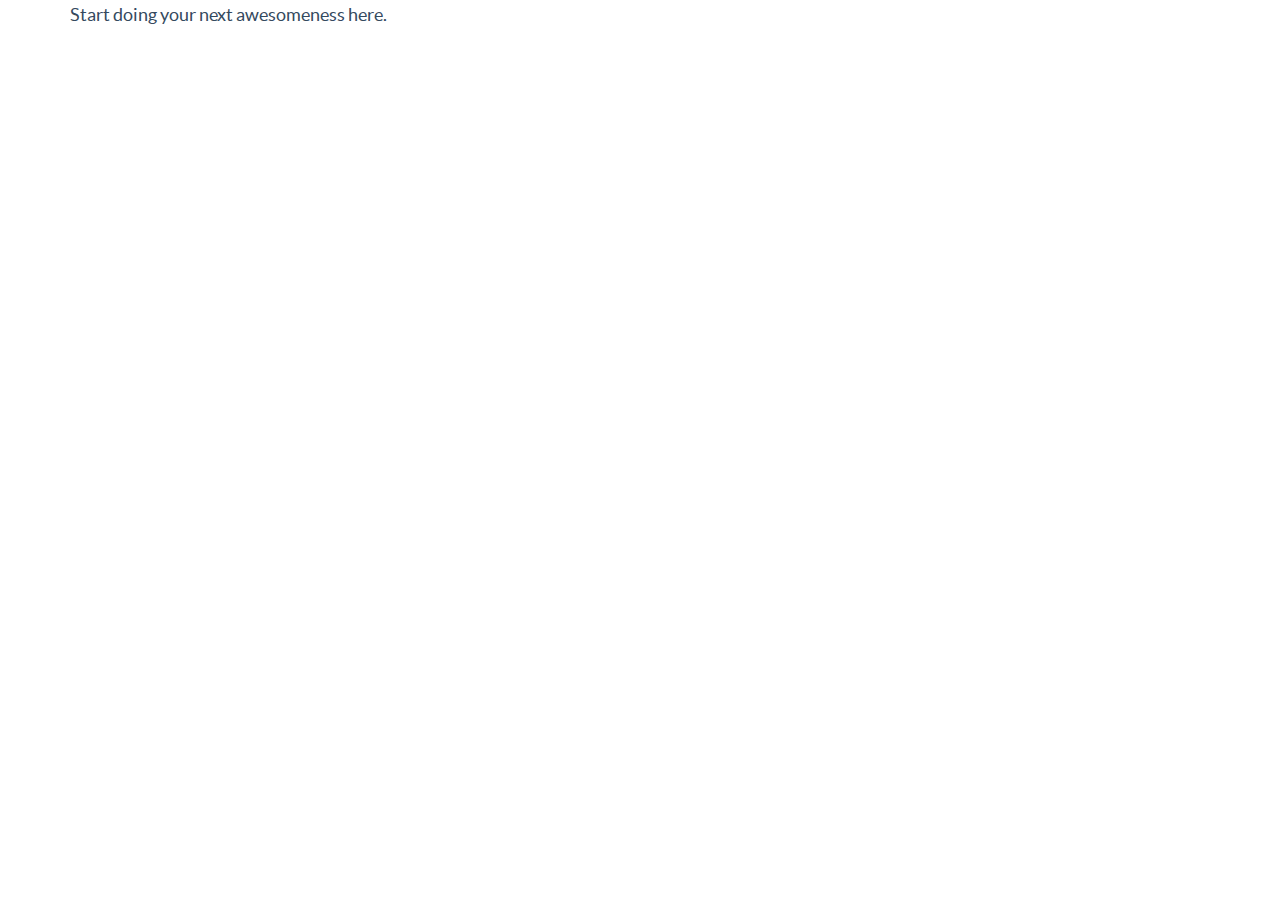
<file: LP/flat-ui/template.html>
<!DOCTYPE html>
<html lang="en">
  <head>
    <meta charset="utf-8">
    <title>Flat UI Free</title>
    <meta name="viewport" content="width=device-width, initial-scale=1.0">

    <!-- Loading Bootstrap -->
    <link href="bootstrap/css/bootstrap.css" rel="stylesheet">

    <!-- Loading Flat UI -->
    <link href="css/flat-ui.css" rel="stylesheet">

    <link rel="shortcut icon" href="images/favicon.ico">

    <!-- HTML5 shim, for IE6-8 support of HTML5 elements. All other JS at the end of file. -->
    <!--[if lt IE 9]>
      <script src="js/html5shiv.js"></script>
      <script src="js/respond.min.js"></script>
    <![endif]-->
  </head>
  <body>
    <div class="container">
        Start doing your next awesomeness here.
    </div>
    <!-- /.container -->


    <!-- Load JS here for greater good =============================-->
    <script src="js/jquery-1.8.3.min.js"></script>
    <script src="js/jquery-ui-1.10.3.custom.min.js"></script>
    <script src="js/jquery.ui.touch-punch.min.js"></script>
    <script src="js/bootstrap.min.js"></script>
    <script src="js/bootstrap-select.js"></script>
    <script src="js/bootstrap-switch.js"></script>
    <script src="js/flatui-checkbox.js"></script>
    <script src="js/flatui-radio.js"></script>
    <script src="js/jquery.tagsinput.js"></script>
    <script src="js/jquery.placeholder.js"></script>
  </body>
</html>
</file>
<file: APP/css/demo.css>
@import url(http://fonts.googleapis.com/css?family=Lato:300,400);
@font-face {
	font-weight: normal;
	font-style: normal;
	font-family: 'codropsicons';
	src:url('../fonts/codropsicons/codropsicons.eot');
	src:url('../fonts/codropsicons/codropsicons.eot?#iefix') format('embedded-opentype'),
		url('../fonts/codropsicons/codropsicons.woff') format('woff'),
		url('../fonts/codropsicons/codropsicons.ttf') format('truetype'),
		url('../fonts/codropsicons/codropsicons.svg#codropsicons') format('svg');
}

*, *:after, *:before { -webkit-box-sizing: border-box; -moz-box-sizing: border-box; box-sizing: border-box; }
.clearfix:before, .clearfix:after { content: ''; display: table; }
.clearfix:after { clear: both; }

body {
	background: #fff;
	color: #8a8c7e;
	font-size: 100%;
	line-height: 1.25;
	font-family: 'Lato', 'Avenir Next', Arial, sans-serif;
}

a {
	color: #99cc33;
	text-decoration: none;
	outline: none;
}

a:hover, a:focus {
	color: #373e18;
}

.codrops-header {
	margin: 0 auto;
	padding: 2em 0 0;
	text-align: center;
}

.codrops-header h1 {
	margin: 0;
	font-weight: 300;
	font-size: 2.5em;
}

.codrops-header h1 span {
	display: block;
	padding: 0 0 0.6em 0.1em;
	font-size: 0.6em;
	opacity: 0.7;
}

/* To Navigation Style */
.codrops-top {
	width: 100%;
	text-transform: uppercase;
	font-weight: 600;
	font-size: 0.69em;
	line-height: 2.2;
	background: #fff;
}

.codrops-top a {
	display: inline-block;
	padding: 0 1em;
	text-decoration: none;
}

.codrops-top span.right {
	float: right;
}

.codrops-top span.right a {
	display: block;
	float: left;
}

.codrops-icon:before {
	margin: 0 4px;
	text-transform: none;
	font-weight: normal;
	font-style: normal;
	font-variant: normal;
	font-family: 'codropsicons';
	line-height: 1;
	speak: none;
	-webkit-font-smoothing: antialiased;
}

.codrops-icon-drop:before {
	content: "\e001";
}

.codrops-icon-prev:before {
	content: "\e004";
}

.codrops-demos {
	margin: 30px auto 0;
	padding: 30px 0;
}

.codrops-demos a,
section button {
	display: inline-block;
	background: #a9a9a9;
	color: #fff;
	font-weight: 400;
	padding: 10px 20px;
	margin: 5px;
	text-transform: uppercase;
	border-radius: 2px;
	letter-spacing: 1px;
}

.codrops-demos a:hover,
.codrops-demos a:active,
.codrops-demos a.current-demo {
	background: #777;
}

section {
	padding: 1em 2em 5em;
	text-align: center;
	font-size: 1.5em;
}

section p {
	max-width: 600px;
	margin: 0 auto;
	padding: 20px 0;
}

section button {
	border: none;
	padding: 15px 30px;
	outline: none;
	background: #85b91e;
}

.related > a {
	border: 1px solid #99cc33;
	display: inline-block;
	text-align: center;
	margin: 20px 10px;
	padding: 25px;
	color: #99cc33;
	opacity: 0.8;
	-webkit-transition: color 0.3s, border-color 0.3s;
	transition: color 0.3s, border-color 0.3s;
	-webkit-backface-visibility: hidden;
}

.related a:hover {
	border-color: #82b222;
	color: #82b222;
}

.related a img {
	max-width: 100%;
}

.related a h3 {
	margin: 0;
	padding: 0.5em 0 0.3em;
	max-width: 300px;
	text-align: left;
	font-size: 65%;
	font-weight: 400;
}

@media screen and (max-width: 25em) {
	.codrops-icon span {
		display: none;
	}
}
</file>
<file: APP/css/style7.css>
/* Overlay style */
.overlay {
	position: fixed;
	width: 100%;
	height: 100%;
	top: 0;
	left: 0;
	background: rgba(153,204,51,0.9);
}

/* Overlay closing cross */
.overlay .overlay-close {
	width: 80px;
	height: 80px;
	position: absolute;
	right: 20px;
	top: 20px;
	overflow: hidden;
	border: none;
	background: url(../img/cross.png) no-repeat center center;
	text-indent: 200%;
	color: transparent;
	outline: none;
	z-index: 100;
}

/* Menu style */
.overlay nav {
	text-align: center;
	position: relative;
	top: 50%;
	height: 60%;
	-webkit-transform: translateY(-50%);
	transform: translateY(-50%);
}

.overlay ul {
	list-style: none;
	padding: 0;
	margin: 0 auto;
	display: inline-block;
	height: 100%;
	position: relative;
}

.overlay ul li {
	display: block;
	height: 20%;
	height: calc(100% / 5);
	min-height: 54px;
	-webkit-backface-visibility: hidden;
	backface-visibility: hidden;
}

.overlay ul li a {
	font-size: 54px;
	font-weight: 300;
	display: block;
	color: #fff;
	-webkit-transition: color 0.2s;
	transition: color 0.2s;
}

.overlay ul li a:hover,
.overlay ul li a:focus {
	color: #f0f0f0;
}

/* Effects */
html, body {
	overflow-x: hidden;
}

.container {
	overflow-x: hidden;
	-webkit-transition: -webkit-transform 0.5s;
	transition: transform 0.5s;	
}

.container.overlay-open {
	-webkit-transform: translateX(50%);
	transform: translateX(50%);
}

.container::after {
	content: '';
	opacity: 0;
	visibility: hidden;
	position: absolute;
	top: 0;
	left: 0;
	width: 100%;
	height: 100%;
	background: rgba(0,0,0,0.6);
	-webkit-transition: opacity 0.5s, visibility 0s 0.5s;
	transition: opacity 0.5s, visibility 0s 0.5s;
}

.container.overlay-open::after {
	visibility: visible;
	opacity: 1;
	-webkit-transition: opacity 0.5s;
	transition: opacity 0.5s;
}

.overlay-contentpush {
	background: rgba(153,204,51,1);
	visibility: hidden;
	-webkit-backface-visibility: hidden;
	backface-visibility: hidden;
	-webkit-transform: translateX(-100%);
	transform: translateX(-100%);
	-webkit-transition: -webkit-transform 0.5s, visibility 0s 0.5s;
	transition: transform 0.5s, visibility 0s 0.5s;
}

.overlay-contentpush.open {
	visibility: visible;
	-webkit-transform: translateX(0%);
	transform: translateX(0%);
	-webkit-transition: -webkit-transform 0.5s;
	transition: transform 0.5s;
}

@media screen and (max-height: 30.5em) {
	.overlay nav {
		height: 70%;
		font-size: 34px;
	}
	.overlay ul li {
		min-height: 34px;
	}
}
</file>
<file: APP/flat-css/demo.css>
.dropdown-arrow-inverse {
  border-bottom-color: #34495e !important;
  border-top-color: #34495e !important;
}
.container {
  width: 970px !important;
}
.demo-headline {
  padding: 73px 0 110px;
  text-align: center;
}
.demo-logo {
  font: 900 90px/100px "Helvetica Neue", Helvetica, Arial, sans-serif;
  letter-spacing: -2px;
  margin: 10px 0;
}
.demo-logo .logo {
  background: url(../images/demo/logo-mask.png) center 0 no-repeat;
  background-size: 236px 181px;
  height: 181px;
  margin: 0 auto 26px;
  overflow: hidden;
  text-indent: -9999em;
  width: 236px;
}
.demo-logo small {
  color: rgba(52, 73, 94, 0.30000000000000004);
  display: block;
  font-size: 22px;
  font-weight: 700;
  letter-spacing: 0;
  padding-top: 5px;
}
.demo-row {
  margin-bottom: 20px;
}
.demo-row .demo-heading-note,
.demo-row .demo-text-note {
  display: block;
  width: 260px;
  position: absolute;
  bottom: 10px;
  left: 0;
  font-size: 13px;
  line-height: 13px;
  color: #c0c1c2;
  font-weight: 400;
}
.demo-row .demo-text-note {
  bottom: auto;
  top: 10px;
}
.demo-row.typography-row .demo-content {
  float: none;
  width: auto;
  clear: both;
}
.demo-row.typography-row .demo-type-example {
  padding-left: 25%;
  margin-bottom: 40px;
  position: relative;
}
.demo-section-title {
  font: 900 32px/40px "Helvetica Neue", Helvetica, Arial, sans-serif;
  margin: 10px 0;
}
.demo-panel-title {
  padding-top: 20px;
  margin: 2px 0 20px;
  font: bold 23px/40px "Helvetica Neue", Helvetica, Arial, sans-serif;
}
.demo-panel-title small {
  color: #798795;
  font-size: inherit;
  font-weight: 400;
}
.demo-navigation {
  margin-bottom: -4px;
  margin-top: -10px;
}
.demo-pager {
  margin-top: -20px;
}
.demo-tooltips {
  height: 126px;
}
.demo-tooltips .tooltip {
  left: -8px !important;
  position: relative !important;
  top: -8px !important;
}
.demo-headings {
  margin-bottom: 12px;
}
.demo-tiles {
  margin-bottom: 46px;
}
.demo-icons {
  font-size: 32px;
  margin-left: -20px;
  padding-left: 20px;
}
.demo-icons .demo-content {
  margin: 0 0 0 -35px;
}
.demo-icons .demo-content > span {
  display: inline-block;
  margin: 0 0 32px 35px;
  width: 24px;
  font-size: 24px;
}
.demo-icons-tooltip {
  bottom: 0;
  color: #c2c8cf;
  font-size: 12px;
  left: 100%;
  margin-left: 0 !important;
  position: absolute;
  width: 80px;
}
.demo-illustrations .demo-content {
  margin: 0 0 0 -40px;
  padding-top: 20px;
}
.demo-illustrations .demo-content:before,
.demo-illustrations .demo-content:after {
  content: " ";
  /* 1 */

  display: table;
  /* 2 */

}
.demo-illustrations .demo-content:after {
  clear: both;
}
.demo-illustrations .demo-content > div {
  float: left;
  width: 100px;
  height: 100px;
  line-height: 100px;
  margin: 0 0 40px 40px;
  text-align: center;
}
.demo-illustrations img {
  display: inline-block;
  max-height: 100px;
  max-width: 100px;
  vertical-align: middle;
}
.demo-samples {
  margin-bottom: 46px;
}
.demo-video {
  padding-top: 95px;
  border-radius: 6px;
}
.demo-download-section {
  float: none;
  margin: 0 auto;
  padding: 60px 0 90px 20px;
  text-align: center;
}
.demo-download-section [class*='fui-'] {
  margin: 3px 0 -3px;
}
.demo-download {
  background-color: #ebedef;
  height: 190px;
  margin: 0 auto 32px;
  padding: 40px 28px 30px 32px;
  text-align: center;
  width: 190px;
  border-radius: 50%;
}
.demo-download img {
  height: 104px;
  width: 82px;
}
.demo-download-text {
  font-size: 15px;
  padding: 20px 0;
  text-align: center;
}
.demo-text-box a:hover {
  color: #1abc9c;
}
.demo-browser {
  background: #2c3e50 url(../images/demo/browser.png) 0 0 no-repeat;
  background-size: 659px 42px;
  color: #ffffff;
  margin: 0 41px 140px 0;
  padding-top: 42px;
  border-radius: 0 0 6px 6px;
}
.demo-browser-side {
  float: left;
  padding: 22px 20px;
  width: 151px;
}
.demo-browser-side > h5 {
  font-size: 16px;
  margin-top: 4px;
  margin-bottom: 3px;
  text-transform: none;
  font-weight: 400;
}
.demo-browser-side > h6 {
  font-size: 11px;
  font-weight: 300;
  line-height: 18px;
  margin-top: 3px;
  text-transform: none;
  -webkit-font-smoothing: subpixel-antialiased;
}
.demo-browser-author {
  background: url(../images/demo/browser-author.jpg) center center no-repeat;
  border: 3px solid #ffffff;
  display: block;
  height: 84px;
  margin: 0 auto;
  width: 84px;
  border-radius: 50%;
}
.demo-browser-action {
  padding: 30px 0 12px;
}
.demo-browser-action > .btn {
  padding: 7px 0 8px 11px !important;
  text-align: left;
  border-radius: 3px;
}
.demo-browser-action > .btn:before {
  color: #ffffff;
  content: '\e009';
  font-size: 16px;
  font-family: 'Flat-UI-Icons';
  font-weight: 300;
  margin-right: 12px;
  position: relative;
  top: 1px;
  -webkit-font-smoothing: antialiased;
}
.demo-browser-content {
  background-color: #34495e;
  overflow: hidden;
  padding: 21px 0 0 20px;
  border-radius: 0 0 6px;
}
.demo-browser-content > img {
  border: 6px solid #ffffff;
  float: left;
  margin: 0 15px 20px 0;
  width: 146px;
}
@media only screen and (-webkit-min-device-pixel-ratio: 2), only screen and (-webkit-min-device-pixel-ratio: 1.5), only screen and (-moz-min-device-pixel-ratio: 2), only screen and (-o-min-device-pixel-ratio: 3/2), only screen and (-o-min-device-pixel-ratio: 2/1), only screen and (min--moz-device-pixel-ratio: 1.5), only screen and (min-device-pixel-ratio: 1.5), only screen and (min-device-pixel-ratio: 2) {
  .logo {
    background-image: url(../images/demo/logo-mask-2x.png);
  }
  .demo-browser {
    background-image: url(../images/demo/browser-2x.png);
  }
}
.demo-swatches-row [class*="col"] {
  float: left;
  min-height: 1px;
}
.demo-swatches-row .swatches-col {
  width: 800px;
  margin-left: -5px;
}
.demo-swatches-row .swatches-desc-col {
  width: 140px;
  margin-left: 20px;
}
</file>
<file: APP/flat-css/docs.css>
.dropdown-arrow-inverse {
  border-bottom-color: #34495e !important;
  border-top-color: #34495e !important;
}
.prettyprint {
  overflow: auto;
}
.prettyprint.linenums {
  overflow: visible;
  white-space: pre;
  white-space: pre-wrap;
  word-wrap: break-word;
}
.demo-headline {
  color: #1abc9c;
  font: 700 118px/1.1 "Helvetica Neue", Helvetica, Arial, sans-serif !important;
  margin-bottom: 50px;
  margin-top: 2px;
  padding: 40px 0;
  text-align: center;
  word-wrap: break-word;
}
.demo-row {
  margin: 0 auto;
  padding: 0 20px 50px;
  width: 940px;
}
.demo-row:before,
.demo-row:after {
  content: " ";
  /* 1 */

  display: table;
  /* 2 */

}
.demo-row:after {
  clear: both;
}
.demo-row .demo-heading-note,
.demo-row .demo-text-note {
  display: block;
  width: 260px;
  position: absolute;
  bottom: 10px;
  left: 0;
  font-size: 13px;
  line-height: 13px;
  color: #c0c1c2;
  font-weight: 400;
}
.demo-row .demo-text-note {
  bottom: auto;
  top: 10px;
}
.demo-row.menu-row {
  padding: 50px 20px 10px;
}
.demo-row.typography-row .demo-content {
  float: none;
  margin-left: 20px;
  padding-top: 0;
  width: auto;
  clear: both;
}
.demo-row.typography-row .demo-type-example {
  padding-left: 265px;
  margin-bottom: 40px;
  position: relative;
}
.demo-col {
  float: left;
  margin: 0 20px;
  width: 270px;
}
.demo-content {
  float: left;
  margin-left: 20px;
  width: 580px;
}
.demo-content.demo-content-article {
  font-size: 24px;
}
.demo-content.demo-content-article p {
  margin-bottom: 20px;
}
.demo-content.demo-content-article ul {
  list-style-type: none;
  margin-left: 0;
}
.demo-content.demo-content-article li {
  line-height: 35px;
  padding: 0 0 5px;
}
.demo-content-wide {
  clear: both;
  margin: 0 20px;
}
.demo-content-wide:before,
.demo-content-wide:after {
  content: " ";
  /* 1 */

  display: table;
  /* 2 */

}
.demo-content-wide:after {
  clear: both;
}
.demo-title {
  float: left;
  margin: -0.5em 20px 0;
  width: 240px;
  font: 700 24.5px/40px "Helvetica Neue", Helvetica, Arial, sans-serif;
}
.demo-title h1,
.demo-title h2,
.demo-title h3,
.demo-title h4 {
  margin-top: 0;
  font-family: "Helvetica Neue", Helvetica, Arial, sans-serif;
}
.demo-title h1,
.demo-title h2,
.demo-title h3 {
  line-height: 40px !important;
}
.demo-title h3 {
  font-size: 24.5px !important;
}
.demo-title small {
  color: #c0c1c2;
  font-size: 13px;
  font-weight: 400;
}
.demo-buttons .btn,
.demo-inputs .control-group {
  margin-bottom: 20px;
}
.demo-navigation .demo-title {
  margin-top: 10px;
}
.demo-pager {
  margin-top: -10px;
}
.demo-tooltips {
  height: 100px;
}
.demo-tooltips .tooltip {
  left: -8px !important;
  position: relative !important;
  top: -8px !important;
}
.demo-tooltips .tooltip-inner {
  max-width: 100%;
  width: auto;
}
.demo-popovers .popover {
  display: block;
  margin: 0 13px 0 -3px;
  position: relative;
  width: auto;
}
.demo-social-buttons .btn {
  clear: left;
  float: left;
  margin-bottom: 17px;
}
.demo-headings {
  margin-bottom: 12px;
}
.demo-tiles {
  margin-bottom: 46px;
}
.demo-icons {
  font-size: 32px;
  margin-left: -15px;
}
.demo-icons > span {
  display: inline-block;
  margin: 0 0 32px 35px;
  width: 32px;
}
@media (max-width: 480px) {
  .demo-icons > span {
    margin-left: 16px;
    margin-right: 16px;
  }
}
.demo-icons-tooltip {
  bottom: 0;
  color: #c2c8cf;
  font-size: 12px;
  left: 100%;
  margin-left: 0 !important;
  position: absolute;
  width: 80px;
}
.demo-inline {
  display: inline-block;
}
.demo-labels {
  font-size: 25px;
}
.demo-labels .visible-lg {
  display: inline !important;
}
@media (max-width: 767px) {
  .demo-labels .visible-lg {
    display: none !important;
  }
}
.demo-illustrations {
  margin-top: 40px;
}
.demo-illustrations .demo-content-wide {
  margin: 0 0 0 -66px;
  padding-top: 20px;
}
.demo-illustrations .demo-content-wide > div {
  float: left;
  width: 100px;
  height: 100px;
  line-height: 100px;
  margin: 0 0 80px 87px;
  text-align: center;
  vertical-align: middle;
}
.demo-illustrations img {
  display: inline-block;
  max-height: 100px;
  max-width: 100px;
  vertical-align: middle;
}
.demo-dialog {
  padding: 13px 20px 15px;
}
.demo-dialog .flat {
  width: 300px;
}
.static-modal-backdrop {
  background-color: #243342;
  padding: 62px 14px;
  margin-bottom: 50px;
  width: 100%;
}
.static-modal-backdrop .modal {
  bottom: auto;
  display: block;
  left: auto;
  position: relative;
  right: auto;
  top: auto;
  z-index: 1;
  overflow: hidden;
  padding-bottom: 20px;
}
.static-modal-backdrop .modal-dialog {
  padding: 0;
}
.components-static-modal .modal {
  bottom: auto;
  display: block;
  left: auto;
  position: relative;
  right: auto;
  top: auto;
  z-index: 1;
  overflow: visible;
}
.components-static-modal .modal-dialog,
.components-static-modal .modal-content {
  width: auto;
}
.components-static-modal .modal-dialog {
  padding: 0;
}
.demo-sidebar {
  font-size: 14px;
  line-height: 1.214;
  height: 100%;
  left: 0;
  margin: 0;
  list-style-type: none;
  overflow: auto;
  position: fixed;
  top: 0;
  padding: 0;
  width: 150px;
  z-index: 10000;
  background-color: #f3f4f5;
  -webkit-backface-visibility: hidden;
  -webkit-font-smoothing: subpixel-antialiased;
}
.demo-sidebar li:first-child a {
  padding-top: 20px;
}
.demo-sidebar a {
  display: block;
  padding: 7px 20px;
}
@media (max-width: 767px) {
  .demo-row {
    margin-bottom: 0;
    margin-left: 0;
    padding-left: 0;
    padding-right: 0;
    width: auto;
  }
  .demo-col,
  .demo-content,
  .demo-content-wide,
  .demo-title {
    float: none;
    margin: 0 0 18px !important;
    padding: 0 !important;
    width: auto;
  }
  .demo-headline {
    font-size: 65px !important;
    text-align: left;
    padding-left: 15px;
    padding-right: 15px;
  }
  .demo-inline {
    display: block;
  }
  .demo-navigation .btn-toolbar {
    margin: 0;
  }
  .demo-navigation .pager {
    display: block;
    margin-left: 0 !important;
    margin-bottom: 20px;
  }
  .typography-row .demo-type-example {
    padding-left: 0 !important;
  }
  .typography-row .demo-heading-note,
  .typography-row .demo-text-note {
    position: static !important;
    margin: 0 0 10px;
  }
  .demo-illustrations .demo-content-wide > div {
    margin-left: 67px;
  }
}
@media (max-width: 480px) {
  .demo-illustrations .demo-content-wide > div {
    margin-left: 23px;
  }
  .demo-navigation .mll.pvl {
    padding: 0;
    margin-left: 0 !important;
    margin-bottom: 20px;
  }
}
</file>
<file: APP/flat-css/flat-ui.css>
@font-face {
  font-family: 'Lato';
  src: url('../fonts/lato/lato-black.eot');
  src: url('../fonts/lato/lato-black.eot?#iefix') format('embedded-opentype'), url('../fonts/lato/lato-black.woff') format('woff'), url('../fonts/lato/lato-black.ttf') format('truetype'), url('../fonts/lato/lato-black.svg#latoblack') format('svg');
  font-weight: 900;
  font-style: normal;
}
@font-face {
  font-family: 'Lato';
  src: url('../fonts/lato/lato-bold.eot');
  src: url('../fonts/lato/lato-bold.eot?#iefix') format('embedded-opentype'), url('../fonts/lato/lato-bold.woff') format('woff'), url('../fonts/lato/lato-bold.ttf') format('truetype'), url('../fonts/lato/lato-bold.svg#latobold') format('svg');
  font-weight: bold;
  font-style: normal;
}
@font-face {
  font-family: 'Lato';
  src: url('../fonts/lato/lato-bolditalic.eot');
  src: url('../fonts/lato/lato-bolditalic.eot?#iefix') format('embedded-opentype'), url('../fonts/lato/lato-bolditalic.woff') format('woff'), url('../fonts/lato/lato-bolditalic.ttf') format('truetype'), url('../fonts/lato/lato-bolditalic.svg#latobold-italic') format('svg');
  font-weight: bold;
  font-style: italic;
}
@font-face {
  font-family: 'Lato';
  src: url('../fonts/lato/lato-italic.eot');
  src: url('../fonts/lato/lato-italic.eot?#iefix') format('embedded-opentype'), url('../fonts/lato/lato-italic.woff') format('woff'), url('../fonts/lato/lato-italic.ttf') format('truetype'), url('../fonts/lato/lato-italic.svg#latoitalic') format('svg');
  font-weight: normal;
  font-style: italic;
}
@font-face {
  font-family: 'Lato';
  src: url('../fonts/lato/lato-light.eot');
  src: url('../fonts/lato/lato-light.eot?#iefix') format('embedded-opentype'), url('../fonts/lato/lato-light.woff') format('woff'), url('../fonts/lato/lato-light.ttf') format('truetype'), url('../fonts/lato/lato-light.svg#latolight') format('svg');
  font-weight: 300;
  font-style: normal;
}
@font-face {
  font-family: 'Lato';
  src: url('../fonts/lato/lato-regular.eot');
  src: url('../fonts/lato/lato-regular.eot?#iefix') format('embedded-opentype'), url('../fonts/lato/lato-regular.woff') format('woff'), url('../fonts/lato/lato-regular.ttf') format('truetype'), url('../fonts/lato/lato-regular.svg#latoregular') format('svg');
  font-weight: normal;
  font-style: normal;
}
@font-face {
  font-family: "Flat-UI-Icons";
  src: url('../fonts/flat-ui-icons-regular.eot');
  src: url('../fonts/flat-ui-icons-regular.eot?#iefix') format('embedded-opentype'), url('../fonts/flat-ui-icons-regular.woff') format('woff'), url('../fonts/flat-ui-icons-regular.ttf') format('truetype'), url('../fonts/flat-ui-icons-regular.svg#flat-ui-icons-regular') format('svg');
  font-weight: normal;
  font-style: normal;
}
/* Use the following CSS code if you want to use data attributes for inserting your icons */
[data-icon]:before {
  font-family: 'Flat-UI-Icons';
  content: attr(data-icon);
  speak: none;
  font-weight: normal;
  font-variant: normal;
  text-transform: none;
  -webkit-font-smoothing: antialiased;
  -moz-osx-font-smoothing: grayscale;
}
/* Use the following CSS code if you want to have a class per icon */
/*
Instead of a list of all class selectors,
you can use the generic selector below, but it's slower:
[class*="fui-"] {
*/
.fui-arrow-right,
.fui-arrow-left,
.fui-cmd,
.fui-check-inverted,
.fui-heart,
.fui-location,
.fui-plus,
.fui-check,
.fui-cross,
.fui-list,
.fui-new,
.fui-video,
.fui-photo,
.fui-volume,
.fui-time,
.fui-eye,
.fui-chat,
.fui-search,
.fui-user,
.fui-mail,
.fui-lock,
.fui-gear,
.fui-radio-unchecked,
.fui-radio-checked,
.fui-checkbox-unchecked,
.fui-checkbox-checked,
.fui-calendar-solid,
.fui-pause,
.fui-play,
.fui-check-inverted-2 {
  display: inline-block;
  font-family: 'Flat-UI-Icons';
  speak: none;
  font-style: normal;
  font-weight: normal;
  font-variant: normal;
  text-transform: none;
  -webkit-font-smoothing: antialiased;
  -moz-osx-font-smoothing: grayscale;
}
.fui-arrow-right:before {
  content: "\e02c";
}
.fui-arrow-left:before {
  content: "\e02d";
}
.fui-cmd:before {
  content: "\e02f";
}
.fui-check-inverted:before {
  content: "\e006";
}
.fui-heart:before {
  content: "\e007";
}
.fui-location:before {
  content: "\e008";
}
.fui-plus:before {
  content: "\e009";
}
.fui-check:before {
  content: "\e00a";
}
.fui-cross:before {
  content: "\e00b";
}
.fui-list:before {
  content: "\e00c";
}
.fui-new:before {
  content: "\e00d";
}
.fui-video:before {
  content: "\e00e";
}
.fui-photo:before {
  content: "\e00f";
}
.fui-volume:before {
  content: "\e010";
}
.fui-time:before {
  content: "\e011";
}
.fui-eye:before {
  content: "\e012";
}
.fui-chat:before {
  content: "\e013";
}
.fui-search:before {
  content: "\e01c";
}
.fui-user:before {
  content: "\e01d";
}
.fui-mail:before {
  content: "\e01e";
}
.fui-lock:before {
  content: "\e01f";
}
.fui-gear:before {
  content: "\e024";
}
.fui-radio-unchecked:before {
  content: "\e02b";
}
.fui-radio-checked:before {
  content: "\e032";
}
.fui-checkbox-unchecked:before {
  content: "\e033";
}
.fui-checkbox-checked:before {
  content: "\e034";
}
.fui-calendar-solid:before {
  content: "\e022";
}
.fui-pause:before {
  content: "\e03b";
}
.fui-play:before {
  content: "\e03c";
}
.fui-check-inverted-2:before {
  content: "\e000";
}
.dropdown-arrow-inverse {
  border-bottom-color: #34495e !important;
  border-top-color: #34495e !important;
}
body {
  font-family: "Lato", Helvetica, Arial, sans-serif;
  font-size: 18px;
  line-height: 1.72222;
  color: #34495e;
  background-color: #ffffff;
}
a {
  color: #16a085;
  text-decoration: none;
  -webkit-transition: 0.25s;
  transition: 0.25s;
}
a:hover,
a:focus {
  color: #1abc9c;
  text-decoration: none;
}
a:focus {
  outline: none;
}
.img-rounded {
  border-radius: 6px;
}
.img-thumbnail {
  padding: 4px;
  line-height: 1.72222;
  background-color: #ffffff;
  border: 2px solid #bdc3c7;
  border-radius: 6px;
  -webkit-transition: all 0.25s ease-in-out;
  transition: all 0.25s ease-in-out;
  display: inline-block;
  max-width: 100%;
  height: auto;
}
.img-comment {
  font-size: 15px;
  line-height: 1.2;
  font-style: italic;
  margin: 24px 0;
}
h1,
h2,
h3,
h4,
h5,
h6,
.h1,
.h2,
.h3,
.h4,
.h5,
.h6 {
  font-family: inherit;
  font-weight: 700;
  line-height: 1.1;
  color: inherit;
}
h1 small,
h2 small,
h3 small,
h4 small,
h5 small,
h6 small,
.h1 small,
.h2 small,
.h3 small,
.h4 small,
.h5 small,
.h6 small {
  color: #e7e9ec;
}
h1,
h2,
h3 {
  margin-top: 30px;
  margin-bottom: 15px;
}
h4,
h5,
h6 {
  margin-top: 15px;
  margin-bottom: 15px;
}
h6 {
  font-weight: normal;
}
h1,
.h1 {
  font-size: 61px;
}
h2,
.h2 {
  font-size: 53px;
}
h3,
.h3 {
  font-size: 40px;
}
h4,
.h4 {
  font-size: 29px;
}
h5,
.h5 {
  font-size: 28px;
}
h6,
.h6 {
  font-size: 24px;
}
p {
  font-size: 18px;
  line-height: 1.72222;
  margin: 0 0 15px;
}
.lead {
  margin-bottom: 30px;
  font-size: 28px;
  line-height: 1.46428571;
  font-weight: 300;
}
@media (min-width: 768px) {
  .lead {
    font-size: 30.006px;
  }
}
small,
.small {
  font-size: 83%;
  line-height: 2.067;
}
.text-muted {
  color: #bdc3c7;
}
.text-inverse {
  color: #ffffff;
}
.text-primary {
  color: #1abc9c;
}
a.text-primary:hover {
  color: #15967d;
}
.text-warning {
  color: #f1c40f;
}
a.text-warning:hover {
  color: #c19d0c;
}
.text-danger {
  color: #e74c3c;
}
a.text-danger:hover {
  color: #b93d30;
}
.text-success {
  color: #2ecc71;
}
a.text-success:hover {
  color: #25a35a;
}
.text-info {
  color: #3498db;
}
a.text-info:hover {
  color: #2a7aaf;
}
.bg-primary {
  color: #ffffff;
  background-color: #34495e;
}
a.bg-primary:hover {
  background-color: #222f3d;
}
.bg-success {
  background-color: #dff0d8;
}
a.bg-success:hover {
  background-color: #c1e2b3;
}
.bg-info {
  background-color: #d9edf7;
}
a.bg-info:hover {
  background-color: #afd9ee;
}
.bg-warning {
  background-color: #fcf8e3;
}
a.bg-warning:hover {
  background-color: #f7ecb5;
}
.bg-danger {
  background-color: #f2dede;
}
a.bg-danger:hover {
  background-color: #e4b9b9;
}
.page-header {
  padding-bottom: 14px;
  margin: 60px 0 30px;
  border-bottom: 1px solid #e7e9ec;
}
ul,
ol {
  margin-bottom: 15px;
}
dl {
  margin-bottom: 30px;
}
dt,
dd {
  line-height: 1.72222;
}
@media (min-width: 768px) {
  .dl-horizontal dt {
    width: 160px;
  }
  .dl-horizontal dd {
    margin-left: 180px;
  }
}
abbr[title],
abbr[data-original-title] {
  border-bottom: 1px dotted #bdc3c7;
}
blockquote {
  border-left: 3px solid #e7e9ec;
  padding: 0 0 0 16px;
  margin: 0 0 30px;
}
blockquote p {
  font-size: 20px;
  line-height: 1.55;
  font-weight: normal;
  margin-bottom: .4em;
}
blockquote small,
blockquote .small {
  font-size: 18px;
  line-height: 1.72222;
  font-style: italic;
  color: inherit;
}
blockquote small:before,
blockquote .small:before {
  content: "";
}
blockquote.pull-right {
  padding-right: 16px;
  padding-left: 0;
  border-right: 3px solid #e7e9ec;
  border-left: 0;
}
blockquote.pull-right small:after {
  content: "";
}
address {
  margin-bottom: 30px;
  line-height: 1.72222;
}
code,
kbd,
pre,
samp {
  font-family: Monaco, Menlo, Consolas, "Courier New", monospace;
}
code {
  padding: 2px 6px;
  font-size: 85%;
  color: #c7254e;
  background-color: #f9f2f4;
  border-radius: 4px;
}
kbd {
  padding: 2px 6px;
  font-size: 85%;
  color: #ffffff;
  background-color: #34495e;
  border-radius: 4px;
  box-shadow: none;
}
pre {
  padding: 8px;
  margin: 0 0 15px;
  font-size: 13px;
  line-height: 1.72222;
  color: inherit;
  background-color: #ffffff;
  border: 2px solid #e7e9ec;
  border-radius: 6px;
  white-space: pre;
}
.pre-scrollable {
  max-height: 340px;
}
.thumbnail {
  display: block;
  padding: 4px;
  margin-bottom: 5px;
  line-height: 1.72222;
  background-color: #ffffff;
  border: 2px solid #bdc3c7;
  border-radius: 6px;
  -webkit-transition: all 0.25s ease-in-out;
  transition: all 0.25s ease-in-out;
}
.thumbnail > img,
.thumbnail a > img {
  display: block;
  max-width: 100%;
  height: auto;
  margin-left: auto;
  margin-right: auto;
}
a.thumbnail:hover,
a.thumbnail:focus,
a.thumbnail.active {
  border-color: #16a085;
}
.thumbnail .caption {
  padding: 9px;
  color: #34495e;
}
.btn {
  border: none;
  font-size: 15px;
  font-weight: normal;
  line-height: 1.4;
  border-radius: 4px;
  padding: 10px 15px;
  -webkit-font-smoothing: subpixel-antialiased;
  -webkit-transition: border .25s linear, color .25s linear, background-color .25s linear;
  transition: border .25s linear, color .25s linear, background-color .25s linear;
}
.btn:hover,
.btn:focus {
  outline: none;
  color: #ffffff;
}
.btn:active,
.btn.active {
  outline: none;
  -webkit-box-shadow: none;
  box-shadow: none;
}
.btn.disabled,
.btn[disabled],
fieldset[disabled] .btn {
  background-color: #bdc3c7;
  color: rgba(255, 255, 255, 0.75);
  opacity: 0.7;
  filter: alpha(opacity=70);
}
.btn > [class^="fui-"] {
  margin: 0 1px;
  position: relative;
  line-height: 1;
  top: 1px;
}
.btn-xs.btn > [class^="fui-"] {
  font-size: 11px;
  top: 0;
}
.btn-hg.btn > [class^="fui-"] {
  top: 2px;
}
.btn-default {
  color: #ffffff;
  background-color: #bdc3c7;
}
.btn-default:hover,
.btn-default:focus,
.btn-default:active,
.btn-default.active,
.open .dropdown-toggle.btn-default {
  color: #ffffff;
  background-color: #cacfd2;
  border-color: #cacfd2;
}
.btn-default:active,
.btn-default.active,
.open .dropdown-toggle.btn-default {
  background: #a1a6a9;
  border-color: #a1a6a9;
}
.btn-default.disabled,
.btn-default[disabled],
fieldset[disabled] .btn-default,
.btn-default.disabled:hover,
.btn-default[disabled]:hover,
fieldset[disabled] .btn-default:hover,
.btn-default.disabled:focus,
.btn-default[disabled]:focus,
fieldset[disabled] .btn-default:focus,
.btn-default.disabled:active,
.btn-default[disabled]:active,
fieldset[disabled] .btn-default:active,
.btn-default.disabled.active,
.btn-default[disabled].active,
fieldset[disabled] .btn-default.active {
  background-color: #bdc3c7;
  border-color: #bdc3c7;
}
.btn-primary {
  color: #ffffff;
  background-color: #1abc9c;
}
.btn-primary:hover,
.btn-primary:focus,
.btn-primary:active,
.btn-primary.active,
.open .dropdown-toggle.btn-primary {
  color: #ffffff;
  background-color: #48c9b0;
  border-color: #48c9b0;
}
.btn-primary:active,
.btn-primary.active,
.open .dropdown-toggle.btn-primary {
  background: #16a085;
  border-color: #16a085;
}
.btn-primary.disabled,
.btn-primary[disabled],
fieldset[disabled] .btn-primary,
.btn-primary.disabled:hover,
.btn-primary[disabled]:hover,
fieldset[disabled] .btn-primary:hover,
.btn-primary.disabled:focus,
.btn-primary[disabled]:focus,
fieldset[disabled] .btn-primary:focus,
.btn-primary.disabled:active,
.btn-primary[disabled]:active,
fieldset[disabled] .btn-primary:active,
.btn-primary.disabled.active,
.btn-primary[disabled].active,
fieldset[disabled] .btn-primary.active {
  background-color: #1abc9c;
  border-color: #1abc9c;
}
.btn-info {
  color: #ffffff;
  background-color: #3498db;
}
.btn-info:hover,
.btn-info:focus,
.btn-info:active,
.btn-info.active,
.open .dropdown-toggle.btn-info {
  color: #ffffff;
  background-color: #5dade2;
  border-color: #5dade2;
}
.btn-info:active,
.btn-info.active,
.open .dropdown-toggle.btn-info {
  background: #2c81ba;
  border-color: #2c81ba;
}
.btn-info.disabled,
.btn-info[disabled],
fieldset[disabled] .btn-info,
.btn-info.disabled:hover,
.btn-info[disabled]:hover,
fieldset[disabled] .btn-info:hover,
.btn-info.disabled:focus,
.btn-info[disabled]:focus,
fieldset[disabled] .btn-info:focus,
.btn-info.disabled:active,
.btn-info[disabled]:active,
fieldset[disabled] .btn-info:active,
.btn-info.disabled.active,
.btn-info[disabled].active,
fieldset[disabled] .btn-info.active {
  background-color: #3498db;
  border-color: #3498db;
}
.btn-danger {
  color: #ffffff;
  background-color: #e74c3c;
}
.btn-danger:hover,
.btn-danger:focus,
.btn-danger:active,
.btn-danger.active,
.open .dropdown-toggle.btn-danger {
  color: #ffffff;
  background-color: #ec7063;
  border-color: #ec7063;
}
.btn-danger:active,
.btn-danger.active,
.open .dropdown-toggle.btn-danger {
  background: #c44133;
  border-color: #c44133;
}
.btn-danger.disabled,
.btn-danger[disabled],
fieldset[disabled] .btn-danger,
.btn-danger.disabled:hover,
.btn-danger[disabled]:hover,
fieldset[disabled] .btn-danger:hover,
.btn-danger.disabled:focus,
.btn-danger[disabled]:focus,
fieldset[disabled] .btn-danger:focus,
.btn-danger.disabled:active,
.btn-danger[disabled]:active,
fieldset[disabled] .btn-danger:active,
.btn-danger.disabled.active,
.btn-danger[disabled].active,
fieldset[disabled] .btn-danger.active {
  background-color: #e74c3c;
  border-color: #e74c3c;
}
.btn-success {
  color: #ffffff;
  background-color: #2ecc71;
}
.btn-success:hover,
.btn-success:focus,
.btn-success:active,
.btn-success.active,
.open .dropdown-toggle.btn-success {
  color: #ffffff;
  background-color: #58d68d;
  border-color: #58d68d;
}
.btn-success:active,
.btn-success.active,
.open .dropdown-toggle.btn-success {
  background: #27ad60;
  border-color: #27ad60;
}
.btn-success.disabled,
.btn-success[disabled],
fieldset[disabled] .btn-success,
.btn-success.disabled:hover,
.btn-success[disabled]:hover,
fieldset[disabled] .btn-success:hover,
.btn-success.disabled:focus,
.btn-success[disabled]:focus,
fieldset[disabled] .btn-success:focus,
.btn-success.disabled:active,
.btn-success[disabled]:active,
fieldset[disabled] .btn-success:active,
.btn-success.disabled.active,
.btn-success[disabled].active,
fieldset[disabled] .btn-success.active {
  background-color: #2ecc71;
  border-color: #2ecc71;
}
.btn-warning {
  color: #ffffff;
  background-color: #f1c40f;
}
.btn-warning:hover,
.btn-warning:focus,
.btn-warning:active,
.btn-warning.active,
.open .dropdown-toggle.btn-warning {
  color: #ffffff;
  background-color: #f5d313;
  border-color: #f5d313;
}
.btn-warning:active,
.btn-warning.active,
.open .dropdown-toggle.btn-warning {
  background: #cda70d;
  border-color: #cda70d;
}
.btn-warning.disabled,
.btn-warning[disabled],
fieldset[disabled] .btn-warning,
.btn-warning.disabled:hover,
.btn-warning[disabled]:hover,
fieldset[disabled] .btn-warning:hover,
.btn-warning.disabled:focus,
.btn-warning[disabled]:focus,
fieldset[disabled] .btn-warning:focus,
.btn-warning.disabled:active,
.btn-warning[disabled]:active,
fieldset[disabled] .btn-warning:active,
.btn-warning.disabled.active,
.btn-warning[disabled].active,
fieldset[disabled] .btn-warning.active {
  background-color: #f1c40f;
  border-color: #f1c40f;
}
.btn-inverse {
  color: #ffffff;
  background-color: #34495e;
}
.btn-inverse:hover,
.btn-inverse:focus,
.btn-inverse:active,
.btn-inverse.active,
.open .dropdown-toggle.btn-inverse {
  color: #ffffff;
  background-color: #415b76;
  border-color: #415b76;
}
.btn-inverse:active,
.btn-inverse.active,
.open .dropdown-toggle.btn-inverse {
  background: #2c3e50;
  border-color: #2c3e50;
}
.btn-inverse.disabled,
.btn-inverse[disabled],
fieldset[disabled] .btn-inverse,
.btn-inverse.disabled:hover,
.btn-inverse[disabled]:hover,
fieldset[disabled] .btn-inverse:hover,
.btn-inverse.disabled:focus,
.btn-inverse[disabled]:focus,
fieldset[disabled] .btn-inverse:focus,
.btn-inverse.disabled:active,
.btn-inverse[disabled]:active,
fieldset[disabled] .btn-inverse:active,
.btn-inverse.disabled.active,
.btn-inverse[disabled].active,
fieldset[disabled] .btn-inverse.active {
  background-color: #34495e;
  border-color: #34495e;
}
.btn-embossed {
  -webkit-box-shadow: inset 0 -2px 0 rgba(0, 0, 0, 0.15);
  box-shadow: inset 0 -2px 0 rgba(0, 0, 0, 0.15);
}
.btn-embossed.active,
.btn-embossed:active {
  -webkit-box-shadow: inset 0 2px 0 rgba(0, 0, 0, 0.15);
  box-shadow: inset 0 2px 0 rgba(0, 0, 0, 0.15);
}
.btn-wide {
  min-width: 140px;
  padding-left: 30px;
  padding-right: 30px;
}
.btn-link {
  color: #16a085;
}
.btn-link:hover,
.btn-link:focus {
  color: #1abc9c;
  text-decoration: underline;
  background-color: transparent;
}
.btn-link[disabled]:hover,
fieldset[disabled] .btn-link:hover,
.btn-link[disabled]:focus,
fieldset[disabled] .btn-link:focus {
  color: #bdc3c7;
  text-decoration: none;
}
.btn-hg {
  padding: 13px 20px;
  font-size: 22px;
  line-height: 1.227;
  border-radius: 6px;
}
.btn-lg {
  padding: 10px 19px;
  font-size: 17px;
  line-height: 1.471;
  border-radius: 6px;
}
.btn-sm {
  padding: 9px 13px;
  font-size: 13px;
  line-height: 1.385;
  border-radius: 4px;
}
.btn-xs {
  padding: 6px 9px;
  font-size: 12px;
  line-height: 1.083;
  border-radius: 3px;
}
.btn-tip {
  font-weight: 300;
  padding-left: 10px;
  font-size: 92%;
}
.btn-block {
  white-space: normal;
}
.btn-default .caret {
  border-top-color: #ffffff;
}
.btn-primary .caret,
.btn-success .caret,
.btn-warning .caret,
.btn-danger .caret,
.btn-info .caret {
  border-top-color: #ffffff;
}
.dropup .btn-default .caret {
  border-bottom-color: #ffffff;
}
.dropup .btn-primary .caret,
.dropup .btn-success .caret,
.dropup .btn-warning .caret,
.dropup .btn-danger .caret,
.dropup .btn-info .caret {
  border-bottom-color: #ffffff;
}
.btn-group-xs > .btn {
  padding: 6px 9px;
  font-size: 12px;
  line-height: 1.083;
  border-radius: 3px;
}
.btn-group-sm > .btn {
  padding: 9px 13px;
  font-size: 13px;
  line-height: 1.385;
  border-radius: 4px;
}
.btn-group-lg > .btn {
  padding: 10px 19px;
  font-size: 17px;
  line-height: 1.471;
  border-radius: 6px;
}
.btn-group-gh > .btn {
  padding: 13px 20px;
  font-size: 22px;
  line-height: 1.227;
  border-radius: 6px;
}
.btn-group > .btn + .btn {
  margin-left: 0;
}
.btn-group > .btn + .dropdown-toggle {
  border-left: 2px solid rgba(52, 73, 94, 0.15);
  padding-left: 12px;
  padding-right: 12px;
}
.btn-group > .btn + .dropdown-toggle .caret {
  margin-left: 3px;
  margin-right: 3px;
}
.btn-group > .btn.btn-gh + .dropdown-toggle .caret {
  margin-left: 7px;
  margin-right: 7px;
}
.btn-group > .btn.btn-sm + .dropdown-toggle .caret {
  margin-left: 0;
  margin-right: 0;
}
.dropdown-toggle .caret {
  margin-left: 8px;
}
.btn-group > .btn,
.btn-group > .dropdown-menu,
.btn-group > .popover {
  font-weight: 400;
}
.btn-group:focus .dropdown-toggle {
  outline: none;
  -webkit-transition: 0.25s;
  transition: 0.25s;
}
.btn-group.open .dropdown-toggle {
  color: rgba(255, 255, 255, 0.75);
  -webkit-box-shadow: none;
  box-shadow: none;
}
.btn-toolbar .btn.active {
  color: #ffffff;
}
.btn-toolbar .btn > [class^="fui-"] {
  font-size: 16px;
  margin: 0 1px;
}
.caret {
  border-width: 8px 6px;
  border-bottom-color: #34495e;
  border-top-color: #34495e;
  border-style: solid;
  border-bottom-style: none;
  -webkit-transition: 0.25s;
  transition: 0.25s;
  -webkit-transform: scale(1.001, );
  -ms-transform: scale(1.001, );
  transform: scale(1.001, );
}
.dropup .caret,
.dropup .btn-lg .caret,
.navbar-fixed-bottom .dropdown .caret {
  border-bottom-width: 8px;
}
.btn-lg .caret {
  border-top-width: 8px;
  border-right-width: 6px;
  border-left-width: 6px;
}
.select {
  display: inline-block;
  margin-bottom: 10px;
}
[class*="span"] > .select[class*="span"] {
  margin-left: 0;
}
.select[class*="span"] .btn {
  width: 100%;
}
.select.select-block {
  display: block;
  float: none;
  margin-left: 0;
  width: auto;
}
.select.select-block:before,
.select.select-block:after {
  content: " ";
  /* 1 */

  display: table;
  /* 2 */

}
.select.select-block:after {
  clear: both;
}
.select.select-block .btn {
  width: 100%;
}
.select.select-block .dropdown-menu {
  width: 100%;
}
.select .btn {
  width: 220px;
}
.select .btn.btn-hg .filter-option {
  left: 20px;
  right: 40px;
  top: 13px;
}
.select .btn.btn-hg .caret {
  right: 20px;
}
.select .btn.btn-lg .filter-option {
  left: 18px;
  right: 38px;
}
.select .btn.btn-sm .filter-option {
  left: 13px;
  right: 33px;
}
.select .btn.btn-sm .caret {
  right: 13px;
}
.select .btn.btn-xs .filter-option {
  left: 13px;
  right: 33px;
  top: 5px;
}
.select .btn.btn-xs .caret {
  right: 13px;
}
.select .btn .filter-option {
  height: 26px;
  left: 13px;
  overflow: hidden;
  position: absolute;
  right: 33px;
  text-align: left;
  top: 10px;
}
.select .btn .caret {
  position: absolute;
  right: 16px;
  top: 50%;
  margin-top: -3px;
}
.select .btn .dropdown-toggle {
  border-radius: 6px;
}
.select .btn .dropdown-menu {
  min-width: 100%;
}
.select .btn .dropdown-menu dt {
  cursor: default;
  display: block;
  padding: 3px 20px;
}
.select .btn .dropdown-menu li:not(.disabled) > a:hover small {
  color: rgba(255, 255, 255, 0.004);
}
.select .btn .dropdown-menu li > a {
  min-height: 20px;
}
.select .btn .dropdown-menu li > a.opt {
  padding-left: 35px;
}
.select .btn .dropdown-menu li small {
  padding-left: .5em;
}
.select .btn .dropdown-menu li > dt small {
  font-weight: normal;
}
.select .btn > .disabled,
.select .btn .dropdown-menu li.disabled > a {
  cursor: default;
}
.select .caret {
  border-bottom-color: #ffffff;
  border-top-color: #ffffff;
}
legend {
  display: block;
  width: 100%;
  padding: 0;
  margin-bottom: 15px;
  font-size: 24px;
  line-height: inherit;
  color: inherit;
  border-bottom: none;
}
textarea {
  font-size: 20px;
  line-height: 24px;
  padding: 5px 11px;
}
input[type="search"] {
  -webkit-appearance: none !important;
}
label {
  font-weight: normal;
  font-size: 15px;
  line-height: 2.4;
}
.form-control:-moz-placeholder {
  color: #b2bcc5;
}
.form-control::-moz-placeholder {
  color: #b2bcc5;
  opacity: 1;
}
.form-control:-ms-input-placeholder {
  color: #b2bcc5;
}
.form-control::-webkit-input-placeholder {
  color: #b2bcc5;
}
.form-control.placeholder {
  color: #b2bcc5;
}
.form-control {
  border: 2px solid #bdc3c7;
  color: #34495e;
  font-family: "Lato", Helvetica, Arial, sans-serif;
  font-size: 15px;
  line-height: 1.467;
  padding: 8px 12px;
  height: 42px;
  -webkit-appearance: none;
  border-radius: 6px;
  -webkit-box-shadow: none;
  box-shadow: none;
  -webkit-transition: border .25s linear, color .25s linear, background-color .25s linear;
  transition: border .25s linear, color .25s linear, background-color .25s linear;
}
.form-group.focus .form-control,
.form-control:focus {
  border-color: #1abc9c;
  outline: 0;
  -webkit-box-shadow: none;
  box-shadow: none;
}
.form-control[disabled],
.form-control[readonly],
fieldset[disabled] .form-control {
  background-color: #f4f6f6;
  border-color: #d5dbdb;
  color: #d5dbdb;
  cursor: default;
  opacity: 0.7;
  filter: alpha(opacity=70);
}
.form-control.flat {
  border-color: transparent;
}
.form-control.flat:hover {
  border-color: #bdc3c7;
}
.form-control.flat:focus {
  border-color: #1abc9c;
}
.input-sm {
  height: 35px;
  padding: 6px 10px;
  font-size: 13px;
  line-height: 1.462;
  border-radius: 6px;
}
select.input-sm {
  height: 35px;
  line-height: 35px;
}
textarea.input-sm,
select[multiple].input-sm {
  height: auto;
}
.input-lg {
  height: 45px;
  padding: 10px 15px;
  font-size: 17px;
  line-height: 1.235;
  border-radius: 6px;
}
select.input-lg {
  height: 45px;
  line-height: 45px;
}
textarea.input-lg,
select[multiple].input-lg {
  height: auto;
}
.input-hg {
  height: 53px;
  padding: 10px 16px;
  font-size: 22px;
  line-height: 1.318;
  border-radius: 6px;
}
select.input-hg {
  height: 53px;
  line-height: 53px;
}
textarea.input-hg,
select[multiple].input-hg {
  height: auto;
}
.has-warning .help-block,
.has-warning .control-label,
.has-warning .radio,
.has-warning .checkbox,
.has-warning .radio-inline,
.has-warning .checkbox-inline {
  color: #f1c40f;
}
.has-warning .form-control {
  color: #f1c40f;
  border-color: #f1c40f;
  -webkit-box-shadow: none;
  box-shadow: none;
}
.has-warning .form-control:-moz-placeholder {
  color: #f1c40f;
}
.has-warning .form-control::-moz-placeholder {
  color: #f1c40f;
  opacity: 1;
}
.has-warning .form-control:-ms-input-placeholder {
  color: #f1c40f;
}
.has-warning .form-control::-webkit-input-placeholder {
  color: #f1c40f;
}
.has-warning .form-control.placeholder {
  color: #f1c40f;
}
.has-warning .form-control:focus {
  border-color: #f1c40f;
  -webkit-box-shadow: none;
  box-shadow: none;
}
.has-warning .input-group-addon {
  color: #f1c40f;
  border-color: #f1c40f;
  background-color: #ffffff;
}
.has-error .help-block,
.has-error .control-label,
.has-error .radio,
.has-error .checkbox,
.has-error .radio-inline,
.has-error .checkbox-inline {
  color: #e74c3c;
}
.has-error .form-control {
  color: #e74c3c;
  border-color: #e74c3c;
  -webkit-box-shadow: none;
  box-shadow: none;
}
.has-error .form-control:-moz-placeholder {
  color: #e74c3c;
}
.has-error .form-control::-moz-placeholder {
  color: #e74c3c;
  opacity: 1;
}
.has-error .form-control:-ms-input-placeholder {
  color: #e74c3c;
}
.has-error .form-control::-webkit-input-placeholder {
  color: #e74c3c;
}
.has-error .form-control.placeholder {
  color: #e74c3c;
}
.has-error .form-control:focus {
  border-color: #e74c3c;
  -webkit-box-shadow: none;
  box-shadow: none;
}
.has-error .input-group-addon {
  color: #e74c3c;
  border-color: #e74c3c;
  background-color: #ffffff;
}
.has-success .help-block,
.has-success .control-label,
.has-success .radio,
.has-success .checkbox,
.has-success .radio-inline,
.has-success .checkbox-inline {
  color: #2ecc71;
}
.has-success .form-control {
  color: #2ecc71;
  border-color: #2ecc71;
  -webkit-box-shadow: none;
  box-shadow: none;
}
.has-success .form-control:-moz-placeholder {
  color: #2ecc71;
}
.has-success .form-control::-moz-placeholder {
  color: #2ecc71;
  opacity: 1;
}
.has-success .form-control:-ms-input-placeholder {
  color: #2ecc71;
}
.has-success .form-control::-webkit-input-placeholder {
  color: #2ecc71;
}
.has-success .form-control.placeholder {
  color: #2ecc71;
}
.has-success .form-control:focus {
  border-color: #2ecc71;
  -webkit-box-shadow: none;
  box-shadow: none;
}
.has-success .input-group-addon {
  color: #2ecc71;
  border-color: #2ecc71;
  background-color: #ffffff;
}
.help-block {
  font-size: 15px;
  margin-bottom: 5px;
  color: inherit;
}
.form-group {
  position: relative;
  margin-bottom: 20px;
}
.form-horizontal .control-label,
.form-horizontal .radio,
.form-horizontal .checkbox,
.form-horizontal .radio-inline,
.form-horizontal .checkbox-inline {
  margin-top: 0;
  margin-bottom: 0;
  padding-top: 6px;
}
.form-horizontal .form-group {
  margin-left: -15px;
  margin-right: -15px;
}
.form-horizontal .form-group:before,
.form-horizontal .form-group:after {
  content: " ";
  /* 1 */

  display: table;
  /* 2 */

}
.form-horizontal .form-group:after {
  clear: both;
}
.form-horizontal .form-control-static {
  padding-top: 6px;
}
.form-group {
  position: relative;
}
.form-control + .input-icon {
  position: absolute;
  top: 2px;
  right: 2px;
  line-height: 37px;
  vertical-align: middle;
  font-size: 20px;
  color: #b2bcc5;
  background-color: #ffffff;
  padding: 0 12px 0 0;
  border-radius: 6px;
}
.input-hg + .input-icon {
  line-height: 49px;
  padding: 0 16px 0 0;
}
.input-lg + .input-icon {
  line-height: 41px;
  padding: 0 15px 0 0;
}
.input-sm + .input-icon {
  font-size: 18px;
  line-height: 30px;
  padding: 0 10px 0 0;
}
.has-success .input-icon {
  color: #2ecc71;
}
.has-warning .input-icon {
  color: #f1c40f;
}
.has-error .input-icon {
  color: #e74c3c;
}
.form-control[disabled] + .input-icon,
.form-control[readonly] + .input-icon,
fieldset[disabled] .form-control + .input-icon,
.form-control.disabled + .input-icon {
  color: #d5dbdb;
  background-color: transparent;
  opacity: 0.7;
  filter: alpha(opacity=70);
}
.input-group-hg > .form-control,
.input-group-hg > .input-group-addon,
.input-group-hg > .input-group-btn > .btn {
  height: 53px;
  padding: 10px 16px;
  font-size: 22px;
  line-height: 1.318;
  border-radius: 6px;
}
select.input-group-hg > .form-control,
select.input-group-hg > .input-group-addon,
select.input-group-hg > .input-group-btn > .btn {
  height: 53px;
  line-height: 53px;
}
textarea.input-group-hg > .form-control,
textarea.input-group-hg > .input-group-addon,
textarea.input-group-hg > .input-group-btn > .btn,
select[multiple].input-group-hg > .form-control,
select[multiple].input-group-hg > .input-group-addon,
select[multiple].input-group-hg > .input-group-btn > .btn {
  height: auto;
}
.input-group-lg > .form-control,
.input-group-lg > .input-group-addon,
.input-group-lg > .input-group-btn > .btn {
  height: 45px;
  padding: 10px 15px;
  font-size: 17px;
  line-height: 1.235;
  border-radius: 6px;
}
select.input-group-lg > .form-control,
select.input-group-lg > .input-group-addon,
select.input-group-lg > .input-group-btn > .btn {
  height: 45px;
  line-height: 45px;
}
textarea.input-group-lg > .form-control,
textarea.input-group-lg > .input-group-addon,
textarea.input-group-lg > .input-group-btn > .btn,
select[multiple].input-group-lg > .form-control,
select[multiple].input-group-lg > .input-group-addon,
select[multiple].input-group-lg > .input-group-btn > .btn {
  height: auto;
}
.input-group-sm > .form-control,
.input-group-sm > .input-group-addon,
.input-group-sm > .input-group-btn > .btn {
  height: 35px;
  padding: 6px 10px;
  font-size: 13px;
  line-height: 1.462;
  border-radius: 6px;
}
select.input-group-sm > .form-control,
select.input-group-sm > .input-group-addon,
select.input-group-sm > .input-group-btn > .btn {
  height: 35px;
  line-height: 35px;
}
textarea.input-group-sm > .form-control,
textarea.input-group-sm > .input-group-addon,
textarea.input-group-sm > .input-group-btn > .btn,
select[multiple].input-group-sm > .form-control,
select[multiple].input-group-sm > .input-group-addon,
select[multiple].input-group-sm > .input-group-btn > .btn {
  height: auto;
}
.input-group-addon {
  padding: 10px 12px;
  font-size: 15px;
  color: #ffffff;
  text-align: center;
  background-color: #bdc3c7;
  border: 1px solid #bdc3c7;
  border-radius: 6px;
  -webkit-transition: border .25s linear, color .25s linear, background-color .25s linear;
  transition: border .25s linear, color .25s linear, background-color .25s linear;
}
.input-group-hg .input-group-addon,
.input-group-lg .input-group-addon,
.input-group-sm .input-group-addon {
  line-height: 1;
}
.input-group .form-control:first-child,
.input-group-addon:first-child,
.input-group-btn:first-child > .btn,
.input-group-btn:first-child > .dropdown-toggle,
.input-group-btn:last-child > .btn:not(:last-child):not(.dropdown-toggle) {
  border-bottom-right-radius: 0;
  border-top-right-radius: 0;
}
.input-group .form-control:last-child,
.input-group-addon:last-child,
.input-group-btn:last-child > .btn,
.input-group-btn:last-child > .dropdown-toggle,
.input-group-btn:first-child > .btn:not(:first-child) {
  border-bottom-left-radius: 0;
  border-top-left-radius: 0;
}
.form-group.focus .input-group-addon,
.input-group.focus .input-group-addon {
  background-color: #1abc9c;
  border-color: #1abc9c;
}
.form-group.focus .input-group-btn > .btn-default + .btn-default,
.input-group.focus .input-group-btn > .btn-default + .btn-default {
  border-left-color: #16a085;
}
.form-group.focus .input-group-btn .btn,
.input-group.focus .input-group-btn .btn {
  border-color: #1abc9c;
  background-color: #ffffff;
  color: #1abc9c;
}
.form-group.focus .input-group-btn .btn-default,
.input-group.focus .input-group-btn .btn-default {
  color: #ffffff;
  background-color: #1abc9c;
}
.form-group.focus .input-group-btn .btn-default:hover,
.input-group.focus .input-group-btn .btn-default:hover,
.form-group.focus .input-group-btn .btn-default:focus,
.input-group.focus .input-group-btn .btn-default:focus,
.form-group.focus .input-group-btn .btn-default:active,
.input-group.focus .input-group-btn .btn-default:active,
.form-group.focus .input-group-btn .btn-default.active,
.input-group.focus .input-group-btn .btn-default.active,
.open .dropdown-toggle.form-group.focus .input-group-btn .btn-default,
.open .dropdown-toggle.input-group.focus .input-group-btn .btn-default {
  color: #ffffff;
  background-color: #48c9b0;
  border-color: #48c9b0;
}
.form-group.focus .input-group-btn .btn-default:active,
.input-group.focus .input-group-btn .btn-default:active,
.form-group.focus .input-group-btn .btn-default.active,
.input-group.focus .input-group-btn .btn-default.active,
.open .dropdown-toggle.form-group.focus .input-group-btn .btn-default,
.open .dropdown-toggle.input-group.focus .input-group-btn .btn-default {
  background: #16a085;
  border-color: #16a085;
}
.form-group.focus .input-group-btn .btn-default.disabled,
.input-group.focus .input-group-btn .btn-default.disabled,
.form-group.focus .input-group-btn .btn-default[disabled],
.input-group.focus .input-group-btn .btn-default[disabled],
fieldset[disabled] .form-group.focus .input-group-btn .btn-default,
fieldset[disabled] .input-group.focus .input-group-btn .btn-default,
.form-group.focus .input-group-btn .btn-default.disabled:hover,
.input-group.focus .input-group-btn .btn-default.disabled:hover,
.form-group.focus .input-group-btn .btn-default[disabled]:hover,
.input-group.focus .input-group-btn .btn-default[disabled]:hover,
fieldset[disabled] .form-group.focus .input-group-btn .btn-default:hover,
fieldset[disabled] .input-group.focus .input-group-btn .btn-default:hover,
.form-group.focus .input-group-btn .btn-default.disabled:focus,
.input-group.focus .input-group-btn .btn-default.disabled:focus,
.form-group.focus .input-group-btn .btn-default[disabled]:focus,
.input-group.focus .input-group-btn .btn-default[disabled]:focus,
fieldset[disabled] .form-group.focus .input-group-btn .btn-default:focus,
fieldset[disabled] .input-group.focus .input-group-btn .btn-default:focus,
.form-group.focus .input-group-btn .btn-default.disabled:active,
.input-group.focus .input-group-btn .btn-default.disabled:active,
.form-group.focus .input-group-btn .btn-default[disabled]:active,
.input-group.focus .input-group-btn .btn-default[disabled]:active,
fieldset[disabled] .form-group.focus .input-group-btn .btn-default:active,
fieldset[disabled] .input-group.focus .input-group-btn .btn-default:active,
.form-group.focus .input-group-btn .btn-default.disabled.active,
.input-group.focus .input-group-btn .btn-default.disabled.active,
.form-group.focus .input-group-btn .btn-default[disabled].active,
.input-group.focus .input-group-btn .btn-default[disabled].active,
fieldset[disabled] .form-group.focus .input-group-btn .btn-default.active,
fieldset[disabled] .input-group.focus .input-group-btn .btn-default.active {
  background-color: #1abc9c;
  border-color: #1abc9c;
}
.input-group-btn .btn {
  background-color: #ffffff;
  border: 2px solid #bdc3c7;
  color: #bdc3c7;
  line-height: 18px;
}
.input-group-btn .btn-default {
  color: #ffffff;
  background-color: #bdc3c7;
}
.input-group-btn .btn-default:hover,
.input-group-btn .btn-default:focus,
.input-group-btn .btn-default:active,
.input-group-btn .btn-default.active,
.open .dropdown-toggle.input-group-btn .btn-default {
  color: #ffffff;
  background-color: #cacfd2;
  border-color: #cacfd2;
}
.input-group-btn .btn-default:active,
.input-group-btn .btn-default.active,
.open .dropdown-toggle.input-group-btn .btn-default {
  background: #a1a6a9;
  border-color: #a1a6a9;
}
.input-group-btn .btn-default.disabled,
.input-group-btn .btn-default[disabled],
fieldset[disabled] .input-group-btn .btn-default,
.input-group-btn .btn-default.disabled:hover,
.input-group-btn .btn-default[disabled]:hover,
fieldset[disabled] .input-group-btn .btn-default:hover,
.input-group-btn .btn-default.disabled:focus,
.input-group-btn .btn-default[disabled]:focus,
fieldset[disabled] .input-group-btn .btn-default:focus,
.input-group-btn .btn-default.disabled:active,
.input-group-btn .btn-default[disabled]:active,
fieldset[disabled] .input-group-btn .btn-default:active,
.input-group-btn .btn-default.disabled.active,
.input-group-btn .btn-default[disabled].active,
fieldset[disabled] .input-group-btn .btn-default.active {
  background-color: #bdc3c7;
  border-color: #bdc3c7;
}
.input-group-hg .input-group-btn .btn {
  line-height: 31px;
}
.input-group-lg .input-group-btn .btn {
  line-height: 21px;
}
.input-group-sm .input-group-btn .btn {
  line-height: 19px;
}
.input-group-btn:first-child > .btn {
  border-right-width: 0;
  margin-right: -2px;
}
.input-group-btn:last-child > .btn {
  border-left-width: 0;
  margin-left: -2px;
}
.input-group-btn > .btn-default + .btn-default {
  border-left: 2px solid #bdc3c7;
}
.input-group-btn > .btn:first-child + .btn .caret {
  margin-left: 0;
}
.input-group-rounded .input-group-btn + .form-control,
.input-group-rounded .input-group-btn:last-child .btn {
  border-bottom-right-radius: 20px;
  border-top-right-radius: 20px;
}
.input-group-hg.input-group-rounded .input-group-btn + .form-control,
.input-group-hg.input-group-rounded .input-group-btn:last-child .btn {
  border-bottom-right-radius: 27px;
  border-top-right-radius: 27px;
}
.input-group-lg.input-group-rounded .input-group-btn + .form-control,
.input-group-lg.input-group-rounded .input-group-btn:last-child .btn {
  border-bottom-right-radius: 25px;
  border-top-right-radius: 25px;
}
.input-group-rounded .form-control:first-child,
.input-group-rounded .input-group-btn:first-child .btn {
  border-bottom-left-radius: 20px;
  border-top-left-radius: 20px;
}
.input-group-hg.input-group-rounded .form-control:first-child,
.input-group-hg.input-group-rounded .input-group-btn:first-child .btn {
  border-bottom-left-radius: 27px;
  border-top-left-radius: 27px;
}
.input-group-lg.input-group-rounded .form-control:first-child,
.input-group-lg.input-group-rounded .input-group-btn:first-child .btn {
  border-bottom-left-radius: 25px;
  border-top-left-radius: 25px;
}
.input-group-rounded .input-group-btn + .form-control {
  padding-left: 0;
}
.checkbox,
.radio {
  margin-bottom: 12px;
  padding-left: 32px;
  position: relative;
  -webkit-transition: color 0.25s linear;
  transition: color 0.25s linear;
  font-size: 14px;
  line-height: 1.5;
}
.checkbox input,
.radio input {
  outline: none !important;
  display: none;
}
.checkbox .icons,
.radio .icons {
  color: #bdc3c7;
  display: block;
  height: 20px;
  left: 0;
  position: absolute;
  top: 0;
  width: 20px;
  text-align: center;
  line-height: 21px;
  font-size: 20px;
  cursor: pointer;
  -webkit-transition: color 0.25s linear;
  transition: color 0.25s linear;
}
.checkbox .icons .first-icon,
.radio .icons .first-icon,
.checkbox .icons .second-icon,
.radio .icons .second-icon {
  display: inline-table;
  position: absolute;
  left: 0;
  top: 0;
  background-color: transparent;
  margin: 0;
  opacity: 1;
  filter: alpha(opacity=100);
}
.checkbox .icons .second-icon,
.radio .icons .second-icon {
  opacity: 0;
  filter: alpha(opacity=0);
}
.checkbox:hover,
.radio:hover {
  -webkit-transition: color 0.25s linear;
  transition: color 0.25s linear;
}
.checkbox:hover .first-icon,
.radio:hover .first-icon {
  opacity: 0;
  filter: alpha(opacity=0);
}
.checkbox:hover .second-icon,
.radio:hover .second-icon {
  opacity: 1;
  filter: alpha(opacity=100);
}
.checkbox.checked,
.radio.checked {
  color: #1abc9c;
}
.checkbox.checked .first-icon,
.radio.checked .first-icon {
  opacity: 0;
  filter: alpha(opacity=0);
}
.checkbox.checked .second-icon,
.radio.checked .second-icon {
  opacity: 1;
  filter: alpha(opacity=100);
  color: #1abc9c;
  -webkit-transition: color 0.25s linear;
  transition: color 0.25s linear;
}
.checkbox.disabled,
.radio.disabled {
  cursor: default;
  color: #e6e8ea;
}
.checkbox.disabled .icons,
.radio.disabled .icons {
  color: #e6e8ea;
}
.checkbox.disabled .first-icon,
.radio.disabled .first-icon {
  opacity: 1;
  filter: alpha(opacity=100);
}
.checkbox.disabled .second-icon,
.radio.disabled .second-icon {
  opacity: 0;
  filter: alpha(opacity=0);
}
.checkbox.disabled.checked .icons,
.radio.disabled.checked .icons {
  color: #e6e8ea;
}
.checkbox.disabled.checked .first-icon,
.radio.disabled.checked .first-icon {
  opacity: 0;
  filter: alpha(opacity=0);
}
.checkbox.disabled.checked .second-icon,
.radio.disabled.checked .second-icon {
  opacity: 1;
  filter: alpha(opacity=100);
  color: #e6e8ea;
}
.checkbox.primary .icons,
.radio.primary .icons {
  color: #34495e;
}
.checkbox.primary.checked,
.radio.primary.checked {
  color: #1abc9c;
}
.checkbox.primary.checked .icons,
.radio.primary.checked .icons {
  color: #1abc9c;
}
.checkbox.primary.disabled,
.radio.primary.disabled {
  cursor: default;
  color: #bdc3c7;
}
.checkbox.primary.disabled .icons,
.radio.primary.disabled .icons {
  color: #bdc3c7;
}
.checkbox.primary.disabled.checked .icons,
.radio.primary.disabled.checked .icons {
  color: #bdc3c7;
}
.radio + .radio,
.checkbox + .checkbox {
  margin-top: 10px;
}
.navbar {
  font-size: 16px;
  min-height: 53px;
  margin-bottom: 30px;
  border: none;
  border-radius: 6px;
}
@media (min-width: 768px) {
  .navbar-header {
    float: left;
  }
}
.navbar-collapse {
  box-shadow: none;
  padding-right: 21px;
  padding-left: 21px;
}
@media (min-width: 768px) {
  .navbar-collapse .navbar-nav.navbar-left:first-child {
    margin-left: -21px;
  }
  .navbar-collapse .navbar-nav.navbar-left:first-child > li:first-child a {
    border-bottom-left-radius: 6px;
    border-top-left-radius: 6px;
  }
  .navbar-collapse .navbar-nav.navbar-right:last-child {
    margin-right: -21px;
  }
  .navbar > .container .navbar-collapse .navbar-nav.navbar-right:last-child {
    margin-right: -36px;
  }
  .navbar-collapse .navbar-nav.navbar-right:last-child > .dropdown:last-child > a {
    border-radius: 0 6px 6px 0;
  }
  .navbar-collapse .navbar-form.navbar-right:last-child {
    margin-right: -17px;
  }
  .navbar-fixed-top .navbar-collapse .navbar-form.navbar-right:last-child,
  .navbar-fixed-bottom .navbar-collapse .navbar-form.navbar-right:last-child {
    margin-right: 0;
  }
}
@media (max-width: 767px) {
  .navbar-collapse .navbar-nav.navbar-right:last-child {
    margin-bottom: 3px;
  }
}
.container > .navbar-header,
.container-fluid > .navbar-header,
.container > .navbar-collapse,
.container-fluid > .navbar-collapse {
  margin-right: -21px;
  margin-left: -21px;
}
@media (min-width: 768px) {
  .container > .navbar-header,
  .container-fluid > .navbar-header,
  .container > .navbar-collapse,
  .container-fluid > .navbar-collapse {
    margin-right: 0;
    margin-left: 0;
  }
}
.navbar-static-top {
  z-index: 1000;
  border-width: 0;
  border-radius: 0;
}
.navbar-fixed-top,
.navbar-fixed-bottom {
  z-index: 1030;
  border-radius: 0;
}
.navbar-fixed-top {
  border-width: 0;
}
.navbar-fixed-bottom {
  margin-bottom: 0;
  border-width: 0;
}
.navbar-brand {
  font-size: 24px;
  line-height: 1.042;
  font-weight: 700;
  padding: 14px 21px;
}
.navbar-brand > [class*="fui-"] {
  font-size: 19px;
  line-height: 1.263;
  vertical-align: top;
}
@media (min-width: 768px) {
  .navbar > .container .navbar-brand,
  .navbar > .container-fluid .navbar-brand {
    margin-left: -21px;
  }
}
.navbar-toggle {
  border: none;
  color: #34495e;
  margin: 0 0 0 21px;
  padding: 0 21px;
  height: 53px;
  line-height: 53px;
}
.navbar-toggle:before {
  color: #16a085;
  content: "\e00c";
  font-family: "Flat-UI-Icons";
  font-size: 22px;
  font-style: normal;
  font-weight: normal;
  -webkit-font-smoothing: antialiased;
  -webkit-transition: color 0.25s linear;
  transition: color 0.25s linear;
}
.navbar-toggle:hover,
.navbar-toggle:focus {
  outline: none;
}
.navbar-toggle:hover:before,
.navbar-toggle:focus:before {
  color: #1abc9c;
}
.navbar-toggle .icon-bar {
  display: none;
}
@media (min-width: 768px) {
  .navbar-toggle {
    display: none;
  }
}
.navbar-nav {
  margin: 0;
}
.navbar-nav > li > a {
  font-size: 16px;
  padding: 15px 21px;
  line-height: 23px;
  font-weight: 700;
}
.navbar-nav .dropdown-toggle .caret {
  border-top-color: #16a085;
  border-bottom-color: #16a085;
  border-width: 8px 6px 0;
  margin-left: 12px;
}
.navbar-nav > li > a:hover,
.navbar-nav > li > a:focus,
.navbar-nav .open > a:focus,
.navbar-nav .open > a:hover {
  background-color: transparent;
}
.navbar-nav > li > a:hover .caret,
.navbar-nav > li > a:focus .caret,
.navbar-nav .open > a:focus .caret,
.navbar-nav .open > a:hover .caret {
  border-top-color: #1abc9c;
  border-bottom-color: #1abc9c;
}
.navbar-nav [class^="fui-"] {
  line-height: 20px;
  position: relative;
  top: 1px;
}
.navbar-nav .visible-sm > [class^="fui-"],
.navbar-nav .visible-xs > [class^="fui-"] {
  margin-left: 12px;
}
@media (max-width: 767px) {
  .navbar-nav {
    margin: 0 -21px;
  }
  .navbar-nav .open .dropdown-menu > li > a,
  .navbar-nav .open .dropdown-menu .dropdown-header {
    padding: 7px 15px 7px 31px !important;
  }
  .navbar-nav .open .dropdown-menu > li > a {
    line-height: 23px;
  }
  .navbar-nav > li > a {
    padding-top: 7px;
    padding-bottom: 7px;
  }
}
.navbar-input {
  height: 35px;
  padding: 5px 10px;
  font-size: 13px;
  line-height: 1.4;
  border-radius: 6px;
}
select.navbar-input {
  height: 35px;
  line-height: 35px;
}
textarea.navbar-input,
select[multiple].navbar-input {
  height: auto;
}
.navbar-form {
  -webkit-box-shadow: none;
  box-shadow: none;
  margin-top: 0;
  margin-bottom: 0;
  padding-right: 19px;
  padding-left: 19px;
  padding-top: 9px;
  padding-bottom: 9px;
}
@media (max-width: 767px) {
  .navbar-form .form-group {
    margin-bottom: 5px;
  }
}
@media (max-width: 767px) {
  .navbar-form {
    margin: 3px -21px;
    width: auto;
  }
}
@media (min-width: 768px) {
  .navbar-nav + .navbar-form.navbar-left,
  .navbar-form.navbar-right:last-child {
    width: 260px;
  }
}
.navbar-form .form-control,
.navbar-form .input-group-addon,
.navbar-form .btn {
  height: 35px;
  padding: 5px 10px;
  font-size: 13px;
  line-height: 1.4;
  border-radius: 6px;
}
select.navbar-form .form-control,
select.navbar-form .input-group-addon,
select.navbar-form .btn {
  height: 35px;
  line-height: 35px;
}
textarea.navbar-form .form-control,
textarea.navbar-form .input-group-addon,
textarea.navbar-form .btn,
select[multiple].navbar-form .form-control,
select[multiple].navbar-form .input-group-addon,
select[multiple].navbar-form .btn {
  height: auto;
}
.navbar-form .input-group .form-control:first-child,
.navbar-form .input-group-addon:first-child,
.navbar-form .input-group-btn:first-child > .btn,
.navbar-form .input-group-btn:first-child > .dropdown-toggle,
.navbar-form .input-group-btn:last-child > .btn:not(:last-child):not(.dropdown-toggle) {
  border-bottom-right-radius: 0;
  border-top-right-radius: 0;
}
.navbar-form .input-group .form-control:last-child,
.navbar-form .input-group-addon:last-child,
.navbar-form .input-group-btn:last-child > .btn,
.navbar-form .input-group-btn:last-child > .dropdown-toggle,
.navbar-form .input-group-btn:first-child > .btn:not(:first-child) {
  border-bottom-left-radius: 0;
  border-top-left-radius: 0;
}
.navbar-form .form-control {
  font-size: 15px;
  border-radius: 5px;
  display: table-cell;
}
.navbar-form .form-group + .btn {
  font-size: 15px;
  border-radius: 5px;
  margin-left: 4px;
}
@media (max-width: 767px) {
  .navbar-form .form-group {
    margin-bottom: 0;
  }
  .navbar-form .form-group + .btn {
    margin-top: 9px;
    margin-left: 0;
  }
}
.navbar-nav > li > .dropdown-menu {
  min-width: 100%;
  border-radius: 4px;
}
@media (max-width: 767px) {
  .navbar-nav > li > .dropdown-menu {
    -webkit-transition: all 0s;
    transition: all 0s;
    display: none;
  }
}
@media (max-width: 767px) {
  .navbar-nav > li.open > .dropdown-menu {
    margin-top: 0 !important;
    display: block;
  }
}
.navbar-fixed-bottom .navbar-nav > li > .dropdown-menu {
  border-bottom-right-radius: 4px;
  border-bottom-left-radius: 4px;
}
.navbar-nav > .open > .dropdown-toggle,
.navbar-nav > .open > .dropdown-toggle:focus,
.navbar-nav > .open > .dropdown-toggle:hover {
  background-color: transparent;
}
.navbar-text {
  font-size: 16px;
  line-height: 1.438;
  color: #34495e;
  margin-top: 0;
  margin-bottom: 0;
  padding-top: 15px;
  padding-bottom: 15px;
}
@media (min-width: 768px) {
  .navbar-text {
    margin-left: 21px;
    margin-right: 21px;
  }
  .navbar-text.navbar-right:last-child {
    margin-right: 0;
  }
}
.navbar-btn {
  margin-top: 6px;
  margin-bottom: 6px;
}
.navbar-btn.btn-sm {
  margin-top: 9px;
  margin-bottom: 8px;
}
.navbar-btn.btn-xs {
  margin-top: 14px;
  margin-bottom: 14px;
}
.navbar-unread,
.navbar-new {
  font-family: "Lato", Helvetica, Arial, sans-serif;
  background-color: #1abc9c;
  border-radius: 50%;
  color: #ffffff;
  font-size: 0;
  font-weight: 700;
  height: 6px;
  line-height: 1;
  position: absolute;
  right: 12px;
  text-align: center;
  top: 35%;
  width: 6px;
  z-index: 10;
}
@media (max-width: 768px) {
  .navbar-unread,
  .navbar-new {
    position: static;
    float: right;
    margin: 0 0 0 10px;
  }
}
.active .navbar-unread,
.active .navbar-new {
  background-color: #ffffff;
  display: none;
}
.navbar-new {
  background-color: #e74c3c;
  font-size: 12px;
  height: 18px;
  line-height: 17px;
  margin: -6px -10px;
  min-width: 18px;
  padding: 0 1px;
  width: auto;
  -webkit-font-smoothing: subpixel-antialiased;
}
.navbar-default {
  background-color: #ecf0f1;
}
.navbar-default .navbar-brand {
  color: #34495e;
}
.navbar-default .navbar-brand:hover,
.navbar-default .navbar-brand:focus {
  color: #1abc9c;
  background-color: transparent;
}
.navbar-default .navbar-toggle:before {
  color: #34495e;
}
.navbar-default .navbar-toggle:hover,
.navbar-default .navbar-toggle:focus {
  background-color: transparent;
}
.navbar-default .navbar-toggle:hover:before,
.navbar-default .navbar-toggle:focus:before {
  color: #1abc9c;
}
.navbar-default .navbar-collapse,
.navbar-default .navbar-form {
  border-color: #e5e9ea;
  border-width: 2px;
}
.navbar-default .navbar-nav > li > a {
  color: #34495e;
}
.navbar-default .navbar-nav > li > a:hover,
.navbar-default .navbar-nav > li > a:focus {
  color: #1abc9c;
  background-color: transparent;
}
.navbar-default .navbar-nav > .active > a,
.navbar-default .navbar-nav > .active > a:hover,
.navbar-default .navbar-nav > .active > a:focus {
  color: #1abc9c;
  background-color: transparent;
}
.navbar-default .navbar-nav > .disabled > a,
.navbar-default .navbar-nav > .disabled > a:hover,
.navbar-default .navbar-nav > .disabled > a:focus {
  color: #cccccc;
  background-color: transparent;
}
.navbar-default .navbar-nav > .dropdown > a .caret {
  border-top-color: #34495e;
  border-bottom-color: #34495e;
}
.navbar-default .navbar-nav > .active > a .caret {
  border-top-color: #1abc9c;
  border-bottom-color: #1abc9c;
}
.navbar-default .navbar-nav > .dropdown > a:hover .caret,
.navbar-default .navbar-nav > .dropdown > a:focus .caret {
  border-top-color: #1abc9c;
  border-bottom-color: #1abc9c;
}
.navbar-default .navbar-nav > .open > a,
.navbar-default .navbar-nav > .open > a:hover,
.navbar-default .navbar-nav > .open > a:focus {
  background-color: transparent;
  color: #1abc9c;
}
.navbar-default .navbar-nav > .open > a .caret,
.navbar-default .navbar-nav > .open > a:hover .caret,
.navbar-default .navbar-nav > .open > a:focus .caret {
  border-top-color: #1abc9c;
  border-bottom-color: #1abc9c;
}
@media (max-width: 767px) {
  .navbar-default .navbar-nav .open .dropdown-menu > li > a {
    color: #34495e;
  }
  .navbar-default .navbar-nav .open .dropdown-menu > li > a:hover,
  .navbar-default .navbar-nav .open .dropdown-menu > li > a:focus {
    color: #1abc9c;
    background-color: transparent;
  }
  .navbar-default .navbar-nav .open .dropdown-menu > .active > a,
  .navbar-default .navbar-nav .open .dropdown-menu > .active > a:hover,
  .navbar-default .navbar-nav .open .dropdown-menu > .active > a:focus {
    color: #1abc9c;
    background-color: transparent;
  }
  .navbar-default .navbar-nav .open .dropdown-menu > .disabled > a,
  .navbar-default .navbar-nav .open .dropdown-menu > .disabled > a:hover,
  .navbar-default .navbar-nav .open .dropdown-menu > .disabled > a:focus {
    color: #cccccc;
    background-color: transparent;
  }
}
.navbar-default .navbar-form .form-control {
  border-color: transparent;
}
.navbar-default .navbar-form .form-control:-moz-placeholder {
  color: #aeb6bf;
}
.navbar-default .navbar-form .form-control::-moz-placeholder {
  color: #aeb6bf;
  opacity: 1;
}
.navbar-default .navbar-form .form-control:-ms-input-placeholder {
  color: #aeb6bf;
}
.navbar-default .navbar-form .form-control::-webkit-input-placeholder {
  color: #aeb6bf;
}
.navbar-default .navbar-form .form-control.placeholder {
  color: #aeb6bf;
}
.navbar-default .navbar-form .form-control:focus {
  border-color: #1abc9c;
  color: #1abc9c;
}
.navbar-default .navbar-form .input-group-btn .btn {
  border-color: transparent;
  color: #919ba4;
}
.navbar-default .navbar-form .input-group.focus .form-control,
.navbar-default .navbar-form .input-group.focus .input-group-btn .btn {
  border-color: #1abc9c;
  color: #1abc9c;
}
.navbar-default .navbar-text {
  color: #34495e;
}
.navbar-default .navbar-text a {
  color: #34495e;
}
.navbar-default .navbar-text a:hover,
.navbar-default .navbar-text a:focus {
  color: #1abc9c;
}
.navbar-inverse {
  background-color: #34495e;
}
.navbar-inverse .navbar-brand {
  color: #ffffff;
}
.navbar-inverse .navbar-brand:hover,
.navbar-inverse .navbar-brand:focus {
  color: #1abc9c;
  background-color: transparent;
}
.navbar-inverse .navbar-toggle:before {
  color: #ffffff;
}
.navbar-inverse .navbar-toggle:hover,
.navbar-inverse .navbar-toggle:focus {
  background-color: transparent;
}
.navbar-inverse .navbar-toggle:hover:before,
.navbar-inverse .navbar-toggle:focus:before {
  color: #1abc9c;
}
.navbar-inverse .navbar-collapse {
  border-color: #2f4154;
  border-width: 2px;
}
.navbar-inverse .navbar-nav > li > a {
  color: #ffffff;
}
.navbar-inverse .navbar-nav > li > a:hover,
.navbar-inverse .navbar-nav > li > a:focus {
  color: #1abc9c;
  background-color: transparent;
}
.navbar-inverse .navbar-nav > .active > a,
.navbar-inverse .navbar-nav > .active > a:hover,
.navbar-inverse .navbar-nav > .active > a:focus {
  color: #ffffff;
  background-color: #1abc9c;
}
.navbar-inverse .navbar-nav > .disabled > a,
.navbar-inverse .navbar-nav > .disabled > a:hover,
.navbar-inverse .navbar-nav > .disabled > a:focus {
  color: #444444;
  background-color: transparent;
}
.navbar-inverse .navbar-nav > .dropdown > a:hover .caret,
.navbar-inverse .navbar-nav > .dropdown > a:focus .caret {
  border-top-color: #1abc9c;
  border-bottom-color: #1abc9c;
}
.navbar-inverse .navbar-nav > .open > a,
.navbar-inverse .navbar-nav > .open > a:hover,
.navbar-inverse .navbar-nav > .open > a:focus {
  background-color: #1abc9c;
  color: #ffffff;
  border-left-color: transparent;
}
.navbar-inverse .navbar-nav > .open > a .caret,
.navbar-inverse .navbar-nav > .open > a:hover .caret,
.navbar-inverse .navbar-nav > .open > a:focus .caret {
  border-top-color: #ffffff;
  border-bottom-color: #ffffff;
}
.navbar-inverse .navbar-nav > .dropdown > a .caret {
  border-top-color: #4b6075;
  border-bottom-color: #4b6075;
}
.navbar-inverse .navbar-nav > .open > .dropdown-arrow {
  border-top-color: #34495e;
  border-bottom-color: #34495e;
}
.navbar-inverse .navbar-nav > .open > .dropdown-menu {
  background-color: #34495e;
  padding: 3px 4px;
}
.navbar-inverse .navbar-nav > .open > .dropdown-menu > li > a {
  color: #e1e4e7;
  border-radius: 4px;
  padding: 6px 9px;
}
.navbar-inverse .navbar-nav > .open > .dropdown-menu > li > a:hover,
.navbar-inverse .navbar-nav > .open > .dropdown-menu > li > a:focus {
  color: #ffffff;
  background-color: #1abc9c;
}
.navbar-inverse .navbar-nav > .open > .dropdown-menu > .divider {
  background-color: #2f4154;
  height: 2px;
  margin-left: -4px;
  margin-right: -4px;
}
@media (max-width: 767px) {
  .navbar-inverse .navbar-nav > li > a {
    border-left-width: 0;
  }
  .navbar-inverse .navbar-nav .open .dropdown-menu > li > a {
    color: #ffffff;
  }
  .navbar-inverse .navbar-nav .open .dropdown-menu > li > a:hover,
  .navbar-inverse .navbar-nav .open .dropdown-menu > li > a:focus {
    color: #1abc9c;
    background-color: transparent;
  }
  .navbar-inverse .navbar-nav .open .dropdown-menu > .active > a,
  .navbar-inverse .navbar-nav .open .dropdown-menu > .active > a:hover,
  .navbar-inverse .navbar-nav .open .dropdown-menu > .active > a:focus {
    color: #ffffff;
    background-color: #1abc9c;
  }
  .navbar-inverse .navbar-nav .open .dropdown-menu > .disabled > a,
  .navbar-inverse .navbar-nav .open .dropdown-menu > .disabled > a:hover,
  .navbar-inverse .navbar-nav .open .dropdown-menu > .disabled > a:focus {
    color: #444444;
    background-color: transparent;
  }
  .navbar-inverse .navbar-nav .dropdown-menu .divider {
    background-color: #2f4154;
  }
}
.navbar-inverse .navbar-form .form-control {
  color: #536a81;
  border-color: transparent;
  background-color: #293a4a;
}
.navbar-inverse .navbar-form .form-control:-moz-placeholder {
  color: #536a81;
}
.navbar-inverse .navbar-form .form-control::-moz-placeholder {
  color: #536a81;
  opacity: 1;
}
.navbar-inverse .navbar-form .form-control:-ms-input-placeholder {
  color: #536a81;
}
.navbar-inverse .navbar-form .form-control::-webkit-input-placeholder {
  color: #536a81;
}
.navbar-inverse .navbar-form .form-control.placeholder {
  color: #536a81;
}
.navbar-inverse .navbar-form .form-control:focus {
  border-color: #1abc9c;
  color: #1abc9c;
}
.navbar-inverse .navbar-form .btn {
  color: #ffffff;
  background-color: #1abc9c;
}
.navbar-inverse .navbar-form .btn:hover,
.navbar-inverse .navbar-form .btn:focus,
.navbar-inverse .navbar-form .btn:active,
.navbar-inverse .navbar-form .btn.active,
.open .dropdown-toggle.navbar-inverse .navbar-form .btn {
  color: #ffffff;
  background-color: #48c9b0;
  border-color: #48c9b0;
}
.navbar-inverse .navbar-form .btn:active,
.navbar-inverse .navbar-form .btn.active,
.open .dropdown-toggle.navbar-inverse .navbar-form .btn {
  background: #16a085;
  border-color: #16a085;
}
.navbar-inverse .navbar-form .btn.disabled,
.navbar-inverse .navbar-form .btn[disabled],
fieldset[disabled] .navbar-inverse .navbar-form .btn,
.navbar-inverse .navbar-form .btn.disabled:hover,
.navbar-inverse .navbar-form .btn[disabled]:hover,
fieldset[disabled] .navbar-inverse .navbar-form .btn:hover,
.navbar-inverse .navbar-form .btn.disabled:focus,
.navbar-inverse .navbar-form .btn[disabled]:focus,
fieldset[disabled] .navbar-inverse .navbar-form .btn:focus,
.navbar-inverse .navbar-form .btn.disabled:active,
.navbar-inverse .navbar-form .btn[disabled]:active,
fieldset[disabled] .navbar-inverse .navbar-form .btn:active,
.navbar-inverse .navbar-form .btn.disabled.active,
.navbar-inverse .navbar-form .btn[disabled].active,
fieldset[disabled] .navbar-inverse .navbar-form .btn.active {
  background-color: #1abc9c;
  border-color: #1abc9c;
}
.navbar-inverse .navbar-form .input-group-btn .btn {
  border-color: transparent;
  background-color: #293a4a;
  color: #526a82;
}
.navbar-inverse .navbar-form .input-group.focus .form-control,
.navbar-inverse .navbar-form .input-group.focus .input-group-btn .btn {
  border-color: #1abc9c;
  color: #1abc9c;
}
@media (max-width: 767px) {
  .navbar-inverse .navbar-form {
    border-color: #2f4154;
    border-width: 2px 0;
  }
}
.navbar-inverse .navbar-text {
  color: #ffffff;
}
.navbar-inverse .navbar-text a {
  color: #ffffff;
}
.navbar-inverse .navbar-text a:hover,
.navbar-inverse .navbar-text a:focus {
  color: #1abc9c;
}
.navbar-inverse .navbar-btn {
  color: #ffffff;
  background-color: #1abc9c;
}
.navbar-inverse .navbar-btn:hover,
.navbar-inverse .navbar-btn:focus,
.navbar-inverse .navbar-btn:active,
.navbar-inverse .navbar-btn.active,
.open .dropdown-toggle.navbar-inverse .navbar-btn {
  color: #ffffff;
  background-color: #48c9b0;
  border-color: #48c9b0;
}
.navbar-inverse .navbar-btn:active,
.navbar-inverse .navbar-btn.active,
.open .dropdown-toggle.navbar-inverse .navbar-btn {
  background: #16a085;
  border-color: #16a085;
}
.navbar-inverse .navbar-btn.disabled,
.navbar-inverse .navbar-btn[disabled],
fieldset[disabled] .navbar-inverse .navbar-btn,
.navbar-inverse .navbar-btn.disabled:hover,
.navbar-inverse .navbar-btn[disabled]:hover,
fieldset[disabled] .navbar-inverse .navbar-btn:hover,
.navbar-inverse .navbar-btn.disabled:focus,
.navbar-inverse .navbar-btn[disabled]:focus,
fieldset[disabled] .navbar-inverse .navbar-btn:focus,
.navbar-inverse .navbar-btn.disabled:active,
.navbar-inverse .navbar-btn[disabled]:active,
fieldset[disabled] .navbar-inverse .navbar-btn:active,
.navbar-inverse .navbar-btn.disabled.active,
.navbar-inverse .navbar-btn[disabled].active,
fieldset[disabled] .navbar-inverse .navbar-btn.active {
  background-color: #1abc9c;
  border-color: #1abc9c;
}
@media (min-width: 768px) {
  .navbar-embossed > .navbar-collapse {
    border-radius: 6px;
    -webkit-box-shadow: inset 0 -2px 0 rgba(0, 0, 0, 0.15);
    box-shadow: inset 0 -2px 0 rgba(0, 0, 0, 0.15);
  }
  .navbar-embossed.navbar-inverse .navbar-nav .active > a,
  .navbar-embossed.navbar-inverse .navbar-nav .open > a {
    -webkit-box-shadow: inset 0 -2px 0 rgba(0, 0, 0, 0.15);
    box-shadow: inset 0 -2px 0 rgba(0, 0, 0, 0.15);
  }
}
.navbar-lg {
  min-height: 76px;
}
.navbar-lg .navbar-brand {
  line-height: 1;
  padding-top: 26px;
  padding-bottom: 26px;
}
.navbar-lg .navbar-brand > [class*="fui-"] {
  font-size: 24px;
  line-height: 1;
}
.navbar-lg .navbar-nav > li > a {
  font-size: 15px;
  line-height: 1.6;
}
@media (min-width: 768px) {
  .navbar-lg .navbar-nav > li > a {
    padding-top: 26px;
    padding-bottom: 26px;
  }
}
.navbar-lg .navbar-toggle {
  height: 76px;
  line-height: 76px;
}
.navbar-lg .navbar-form {
  padding-top: 20.5px;
  padding-bottom: 20.5px;
}
.navbar-lg .navbar-text {
  padding-top: 26.5px;
  padding-bottom: 26.5px;
}
.navbar-lg .navbar-btn {
  margin-top: 17.5px;
  margin-bottom: 17.5px;
}
.navbar-lg .navbar-btn.btn-sm {
  margin-top: 20.5px;
  margin-bottom: 20.5px;
}
.navbar-lg .navbar-btn.btn-xs {
  margin-top: 25.5px;
  margin-bottom: 25.5px;
}
.tagsinput {
  background: white;
  border: 2px solid #1abc9c;
  border-radius: 6px;
  height: 100px;
  margin-bottom: 18px;
  padding: 6px 1px 1px 6px;
  overflow-y: auto;
  text-align: left;
}
.tagsinput .tag {
  border-radius: 4px;
  background-color: #1abc9c;
  color: #ffffff;
  font-size: 14px;
  cursor: pointer;
  display: inline-block;
  margin-right: 5px;
  margin-bottom: 5px;
  overflow: hidden;
  line-height: 15px;
  padding: 6px 13px 8px 19px;
  position: relative;
  vertical-align: middle;
  -webkit-transition: 0.25s linear;
  transition: 0.25s linear;
}
.tagsinput .tag:hover {
  background-color: #16a085;
  color: #ffffff;
  padding-left: 12px;
  padding-right: 20px;
}
.tagsinput .tag:hover .tagsinput-remove-link {
  color: #ffffff;
  opacity: 1;
  display: block\9;
}
.tagsinput input {
  background: transparent;
  border: none;
  color: #34495e;
  font-family: "Lato", Helvetica, Arial, sans-serif;
  font-size: 14px;
  margin: 0px;
  padding: 0 0 0 5px;
  outline: none !important;
  margin: 6px 5px 0 0;
  vertical-align: top;
  width: 12px;
}
.tagsinput-remove-link {
  bottom: 0;
  color: #ffffff;
  cursor: pointer;
  font-size: 12px;
  opacity: 0;
  padding: 7px 7px 5px 0;
  position: absolute;
  right: 0;
  text-align: right;
  text-decoration: none;
  top: 0;
  width: 100%;
  z-index: 2;
  display: none\9;
}
.tagsinput-remove-link:before {
  color: #ffffff;
  content: "\e00b";
  font-family: "Flat-UI-Icons";
}
.tagsinput-add-container {
  vertical-align: middle;
  display: inline-block;
}
.tagsinput-add {
  background-color: #d6dbdf;
  border-radius: 3px;
  color: #ffffff;
  cursor: pointer;
  display: inline-block;
  font-size: 14px;
  line-height: 1;
  margin-bottom: 5px;
  padding: 7px 9px;
  vertical-align: top;
  -webkit-transition: 0.25s linear;
  transition: 0.25s linear;
}
.tagsinput-add:hover {
  background-color: #1abc9c;
}
.tagsinput-add:before {
  content: "\e009";
  font-family: "Flat-UI-Icons";
}
.tags_clear {
  clear: both;
  width: 100%;
  height: 0px;
}
.not_valid {
  background: #fbd8db !important;
  color: #90111a !important;
  margin-left: 5px !important;
}
.twitter-typeahead {
  width: 100%;
}
.twitter-typeahead .tt-query,
.twitter-typeahead .tt-hint {
  border: 2px solid #bdc3c7;
  color: #34495e;
  font-family: "Lato", Helvetica, Arial, sans-serif;
  font-size: 15px;
  line-height: 1.467;
  padding: 8px 12px;
  height: 42px;
  -webkit-appearance: none;
  border-radius: 6px;
  -webkit-box-shadow: none;
  box-shadow: none;
  -webkit-transition: border .25s linear, color .25s linear, background-color .25s linear;
  transition: border .25s linear, color .25s linear, background-color .25s linear;
}
.twitter-typeahead .tt-query:-moz-placeholder,
.twitter-typeahead .tt-hint:-moz-placeholder {
  color: #b2bcc5;
}
.twitter-typeahead .tt-query::-moz-placeholder,
.twitter-typeahead .tt-hint::-moz-placeholder {
  color: #b2bcc5;
  opacity: 1;
}
.twitter-typeahead .tt-query:-ms-input-placeholder,
.twitter-typeahead .tt-hint:-ms-input-placeholder {
  color: #b2bcc5;
}
.twitter-typeahead .tt-query::-webkit-input-placeholder,
.twitter-typeahead .tt-hint::-webkit-input-placeholder {
  color: #b2bcc5;
}
.twitter-typeahead .tt-query.placeholder,
.twitter-typeahead .tt-hint.placeholder {
  color: #b2bcc5;
}
.form-group.focus .twitter-typeahead .tt-query,
.form-group.focus .twitter-typeahead .tt-hint,
.twitter-typeahead .tt-query:focus,
.twitter-typeahead .tt-hint:focus {
  border-color: #1abc9c;
  outline: 0;
  -webkit-box-shadow: none;
  box-shadow: none;
}
.twitter-typeahead .tt-query[disabled],
.twitter-typeahead .tt-hint[disabled],
.twitter-typeahead .tt-query[readonly],
.twitter-typeahead .tt-hint[readonly],
fieldset[disabled] .twitter-typeahead .tt-query,
fieldset[disabled] .twitter-typeahead .tt-hint {
  background-color: #f4f6f6;
  border-color: #d5dbdb;
  color: #d5dbdb;
  cursor: default;
  opacity: 0.7;
  filter: alpha(opacity=70);
}
.twitter-typeahead .tt-query.flat,
.twitter-typeahead .tt-hint.flat {
  border-color: transparent;
}
.twitter-typeahead .tt-query.flat:hover,
.twitter-typeahead .tt-hint.flat:hover {
  border-color: #bdc3c7;
}
.twitter-typeahead .tt-query.flat:focus,
.twitter-typeahead .tt-hint.flat:focus {
  border-color: #1abc9c;
}
.twitter-typeahead .tt-query + .input-icon,
.twitter-typeahead .tt-hint + .input-icon {
  position: absolute;
  top: 2px;
  right: 2px;
  line-height: 37px;
  vertical-align: middle;
  font-size: 20px;
  color: #b2bcc5;
  background-color: #ffffff;
  padding: 0 12px 0 0;
  border-radius: 6px;
}
.twitter-typeahead .tt-dropdown-menu {
  width: 100%;
  margin-top: 5px;
  border: 2px solid #1abc9c;
  padding: 5px 0;
  background-color: #ffffff;
  border-radius: 6px;
}
.twitter-typeahead .tt-suggestion p {
  padding: 6px 14px;
  font-size: 14px;
  line-height: 1.429;
  margin: 0;
}
.twitter-typeahead .tt-suggestion:first-child p,
.twitter-typeahead .tt-suggestion:last-child p {
  padding: 6px 14px;
}
.twitter-typeahead .tt-suggestion.tt-is-under-cursor {
  color: #fff;
  background-color: #16a085;
}
.progress {
  background: #ebedef;
  border-radius: 32px;
  height: 12px;
  -webkit-box-shadow: none;
  box-shadow: none;
}
.progress-bar {
  background: #1abc9c;
  line-height: 12px;
  -webkit-box-shadow: none;
  box-shadow: none;
}
.progress-bar-success {
  background-color: #2ecc71;
}
.progress-bar-warning {
  background-color: #f1c40f;
}
.progress-bar-danger {
  background-color: #e74c3c;
}
.progress-bar-info {
  background-color: #3498db;
}
.ui-slider {
  background: #ebedef;
  border-radius: 32px;
  height: 12px;
  -webkit-box-shadow: none;
  box-shadow: none;
  margin-bottom: 20px;
  position: relative;
  cursor: pointer;
}
.ui-slider-handle {
  background-color: #16a085;
  border-radius: 50%;
  cursor: pointer;
  height: 18px;
  position: absolute;
  width: 18px;
  z-index: 2;
  -webkit-transition: background 0.25s;
  transition: background 0.25s;
}
.ui-slider-handle:hover,
.ui-slider-handle:focus {
  background-color: #48c9b0;
  outline: none;
}
.ui-slider-handle:active {
  background-color: #16a085;
}
.ui-slider-range {
  background-color: #1abc9c;
  display: block;
  height: 100%;
  position: absolute;
  z-index: 1;
}
.ui-slider-segment {
  background-color: #d9dbdd;
  border-radius: 50%;
  height: 6px;
  width: 6px;
}
.ui-slider-value {
  float: right;
  font-size: 13px;
  margin-top: 12px;
}
.ui-slider-value.first {
  clear: left;
  float: left;
}
.ui-slider-horizontal .ui-slider-handle {
  margin-left: -9px;
  top: -3px;
}
.ui-slider-horizontal .ui-slider-handle[style*="100"] {
  margin-left: -15px;
}
.ui-slider-horizontal .ui-slider-range {
  border-radius: 30px 0 0 30px;
}
.ui-slider-horizontal .ui-slider-segment {
  float: left;
  margin: 3px -6px 0 0;
}
.ui-slider-vertical {
  width: 12px;
}
.ui-slider-vertical .ui-slider-handle {
  margin-left: -3px;
  margin-bottom: -11px;
  top: auto;
}
.ui-slider-vertical .ui-slider-range {
  width: 100%;
  bottom: 0;
  border-radius: 0 0 30px 30px;
}
.ui-slider-vertical .ui-slider-segment {
  position: absolute;
  right: 3px;
}
.pager {
  background-color: #34495e;
  border-radius: 6px;
  color: #ffffff;
  font-size: 16px;
  font-weight: 700;
  display: inline-block;
}
.pager li:first-child > a,
.pager li:first-child > span {
  border-left: none;
  border-radius: 6px 0 0 6px;
}
.pager li > a,
.pager li > span {
  background: none;
  border: none;
  border-left: 2px solid #2c3e50;
  color: #ffffff;
  padding: 9px 15px 10px;
  text-decoration: none;
  white-space: nowrap;
  border-radius: 0 6px 6px 0;
  line-height: 1.313;
}
.pager li > a:hover,
.pager li > span:hover,
.pager li > a:focus,
.pager li > span:focus {
  background-color: #2c3e50;
}
.pager li > a:active,
.pager li > span:active {
  background-color: #2c3e50;
}
.pager li > a [class*="fui-"] + span,
.pager li > span [class*="fui-"] + span {
  margin-left: 8px;
}
.pager li > a span + [class*="fui-"],
.pager li > span span + [class*="fui-"] {
  margin-left: 8px;
}
.pagination {
  position: relative;
}
.pagination ul {
  background: #d6dbdf;
  color: #ffffff;
  padding: 0;
  margin: 0;
  display: inline-block;
  border-radius: 6px;
}
.pagination ul li {
  display: inline-block;
  margin-right: -3px;
  vertical-align: middle;
}
.pagination ul li:first-child {
  border-radius: 6px 0 0 6px;
}
.pagination ul li:first-child.previous + li > a,
.pagination ul li:first-child.previous + li > span {
  border-left-width: 5px;
}
.pagination ul li:last-child {
  border-radius: 0 6px 6px 0;
  margin-right: 0;
}
.pagination ul li.previous > a,
.pagination ul li.next > a,
.pagination ul li.previous > span,
.pagination ul li.next > span {
  background: transparent;
  border: none;
  border-right: 2px solid #e4e7ea;
  font-size: 16px;
  margin: 0 9px 0 0;
  padding: 12px 17px;
  border-radius: 6px 0 0 6px;
}
.pagination ul li.previous > a,
.pagination ul li.next > a,
.pagination ul li.previous > span,
.pagination ul li.next > span,
.pagination ul li.previous > a:hover,
.pagination ul li.next > a:hover,
.pagination ul li.previous > span:hover,
.pagination ul li.next > span:hover,
.pagination ul li.previous > a:focus,
.pagination ul li.next > a:focus,
.pagination ul li.previous > span:focus,
.pagination ul li.next > span:focus {
  border-color: #e4e7ea !important;
}
@media (max-width: 480px) {
  .pagination ul li.previous > a,
  .pagination ul li.next > a,
  .pagination ul li.previous > span,
  .pagination ul li.next > span {
    margin-right: 0;
  }
}
.pagination ul li.next {
  margin-left: 9px;
}
.pagination ul li.next > a,
.pagination ul li.next > span {
  border-left: 2px solid #e4e7ea;
  border-right: none;
  margin: 0;
  border-radius: 0 6px 6px 0;
}
.pagination ul li.active > a,
.pagination ul li.active > span {
  background-color: #ffffff;
  border-color: #ffffff;
  border-width: 2px !important;
  color: #d6dbdf;
  margin: 10px 5px 9px;
}
.pagination ul li.active > a:hover,
.pagination ul li.active > span:hover,
.pagination ul li.active > a:focus,
.pagination ul li.active > span:focus {
  background-color: #ffffff;
  border-color: #ffffff;
  color: #d6dbdf;
}
.pagination ul li.active.previous,
.pagination ul li.active.next {
  border-color: #e4e7ea;
}
.pagination ul li.active.previous > a,
.pagination ul li.active.next > a,
.pagination ul li.active.previous > span,
.pagination ul li.active.next > span {
  margin: 0;
}
.pagination ul li.active.previous > a,
.pagination ul li.active.next > a,
.pagination ul li.active.previous > span,
.pagination ul li.active.next > span,
.pagination ul li.active.previous > a:hover,
.pagination ul li.active.next > a:hover,
.pagination ul li.active.previous > span:hover,
.pagination ul li.active.next > span:hover,
.pagination ul li.active.previous > a:focus,
.pagination ul li.active.next > a:focus,
.pagination ul li.active.previous > span:focus,
.pagination ul li.active.next > span:focus {
  background-color: #1abc9c;
  color: #ffffff;
}
.pagination ul li.active.previous {
  margin-right: 6px;
}
.pagination ul li > a,
.pagination ul li > span {
  display: inline-block;
  background: #ffffff;
  border: 5px solid #d6dbdf;
  color: #ffffff;
  font-size: 14px;
  line-height: 16px;
  margin: 7px 2px 6px;
  min-width: 0;
  min-height: 16px;
  padding: 0 4px;
  border-radius: 50px;
  -webkit-transition: background .2s ease-out, border-color 0s ease-out, color .2s ease-out;
  transition: background .2s ease-out, border-color 0s ease-out, color .2s ease-out;
}
.pagination ul li > a:hover,
.pagination ul li > span:hover,
.pagination ul li > a:focus,
.pagination ul li > span:focus {
  background-color: #1abc9c;
  border-color: #1abc9c;
  color: #ffffff;
  -webkit-transition: background .2s ease-out, border-color .2s ease-out, color .2s ease-out;
  transition: background .2s ease-out, border-color .2s ease-out, color .2s ease-out;
}
.pagination ul li > a:active,
.pagination ul li > span:active {
  background-color: #16a085;
  border-color: #16a085;
}
.pagination > .btn.previous,
.pagination > .btn.next {
  margin-right: 8px;
  font-size: 14px;
  line-height: 1.429;
  padding-left: 23px;
  padding-right: 23px;
}
.pagination > .btn.previous [class*="fui-"],
.pagination > .btn.next [class*="fui-"] {
  font-size: 16px;
  margin-left: -2px;
  margin-top: -2px;
}
.pagination > .btn.next {
  margin-left: 8px;
  margin-right: 0;
}
.pagination > .btn.next [class*="fui-"] {
  margin-right: -2px;
  margin-left: 4px;
}
.tooltip {
  font-size: 14px;
  line-height: 1.286;
}
.tooltip.in {
  opacity: 1;
}
.tooltip.top {
  padding-bottom: 9px;
}
.tooltip.top .tooltip-arrow {
  border-top-color: #34495e;
  border-width: 9px 9px 0;
  bottom: 0;
  margin-left: -9px;
}
.tooltip.right .tooltip-arrow {
  border-right-color: #34495e;
  border-width: 9px 9px 9px 0;
  margin-top: -9px;
  left: -3px;
}
.tooltip.bottom {
  padding-top: 8px;
}
.tooltip.bottom .tooltip-arrow {
  border-bottom-color: #34495e;
  border-width: 0 9px 9px;
  margin-left: -9px;
  top: -1px;
}
.tooltip.left .tooltip-arrow {
  border-left-color: #34495e;
  border-width: 9px 0 9px 9px;
  margin-top: -9px;
  right: -3px;
}
.tooltip-inner {
  background-color: #34495e;
  line-height: 1.286;
  padding: 12px 12px;
  text-align: center;
  width: 183px;
  border-radius: 6px;
}
.dropdown-menu {
  background-color: #f3f4f5;
  border: none;
  display: block;
  margin-top: 8px;
  opacity: 0;
  padding: 0;
  visibility: hidden;
  -webkit-box-shadow: none;
  box-shadow: none;
  -webkit-transition: 0.25s;
  transition: 0.25s;
}
.open > .dropdown-menu {
  margin-top: 18px !important;
  opacity: 1;
  visibility: visible;
}
.dropdown-menu li:first-child dt + a {
  border-radius: 0;
}
.dropdown-menu li:first-child > a {
  border-radius: 6px 6px 0 0;
  padding-top: 8px;
}
.dropdown-menu li:last-child > a {
  border-radius: 0 0 6px 6px;
  padding-bottom: 10px;
}
.dropdown-menu li.active > a,
.dropdown-menu li.selected > a,
.dropdown-menu li.active > a.highlighted,
.dropdown-menu li.selected > a.highlighted {
  background: #1abc9c;
  color: #ffffff;
}
.dropdown-menu li.active > a:hover,
.dropdown-menu li.selected > a:hover,
.dropdown-menu li.active > a.highlighted:hover,
.dropdown-menu li.selected > a.highlighted:hover,
.dropdown-menu li.active > a:focus,
.dropdown-menu li.selected > a:focus,
.dropdown-menu li.active > a.highlighted:focus,
.dropdown-menu li.selected > a.highlighted:focus {
  background: #16a085;
  color: #ffffff;
}
.dropdown-menu li > a {
  color: rgba(52, 73, 94, 0.75);
  padding: 6px 15px 8px;
  text-decoration: none;
  -webkit-transition: background-color 0.25s;
  transition: background-color 0.25s;
}
.dropdown-menu li > a:before,
.dropdown-menu li > a:after {
  content: " ";
  /* 1 */

  display: table;
  /* 2 */

}
.dropdown-menu li > a:after {
  clear: both;
}
.dropdown-menu li > a:hover,
.dropdown-menu li > a:active,
.dropdown-menu li > a:focus {
  background: #e1e4e7;
  color: inherit;
  outline: none;
}
.dropdown-menu li > a.highlighted {
  background: #c9cfd4;
  color: #ffffff;
}
.dropdown-menu li > a.highlighted:hover,
.dropdown-menu li > a.highlighted:focus {
  background: #bac1c8;
  color: #ffffff;
}
.dropdown-menu li > a:before {
  float: right;
  margin-top: 3px;
}
.dropdown-menu li dt {
  font-weight: 300;
  margin-bottom: 3px;
  margin-top: 12px;
  padding: 0 15px;
}
@media (max-width: 991px) {
  .dropdown-menu {
    border-radius: 0 0 6px 6px !important;
  }
}
.dropdown-menu .divider {
  margin-top: 3px;
  margin-bottom: 3px;
}
.dropup .dropdown-menu,
.navbar-fixed-bottom .dropdown .dropdown-menu {
  margin-bottom: 8px;
}
.dropup .dropdown-arrow,
.navbar-fixed-bottom .dropdown .dropdown-arrow {
  border-bottom: none;
  border-top: 8px outset #f3f4f5;
  bottom: 100%;
  top: auto;
}
.navbar-fixed-bottom .nav > li > ul:before {
  border-bottom: none;
  border-top: 9px outset #34495e;
  bottom: 4px;
  top: auto;
}
.open.dropup > .dropdown-menu {
  margin-bottom: 18px;
}
.open.dropup > .dropdown-arrow {
  margin-bottom: 10px;
}
.open.dropup > .dropdown-arrow.dropdown-arrow-inverse {
  border-top-color: #34495e;
}
.open > .dropdown-arrow {
  margin-top: 11px;
  opacity: 1;
}
.dropdown-arrow {
  border-style: solid;
  border-width: 0 8px 7px;
  border-color: transparent transparent #f3f4f5 transparent;
  height: 0;
  margin-top: 0;
  opacity: 0;
  position: absolute;
  right: 19px;
  top: 100%;
  width: 0;
  z-index: 10;
  -webkit-transform: rotate(360deg);
  -webkit-transition: 0.25s;
  transition: 0.25s;
}
.dropdown-inverse {
  background-color: #34495e;
  color: #cccccc;
  padding: 4px 0 6px;
}
.dropdown-inverse li {
  margin: 0 4px -2px;
}
.dropdown-inverse li:first-child > a,
.dropdown-inverse li:last-child > a {
  border-radius: 2px;
  padding-bottom: 7px;
  padding-top: 5px;
}
.dropdown-inverse li:first-child dt + a,
.dropdown-inverse li:last-child dt + a {
  border-radius: 2px;
}
.dropdown-inverse li.active > a,
.dropdown-inverse li.selected > a {
  background: #1abc9c;
  color: #ffffff;
  position: relative;
  z-index: 1;
}
.dropdown-inverse li dt {
  padding-left: 11px;
  padding-right: 11px;
}
.dropdown-inverse li .divider {
  margin-left: 11px;
  margin-right: 11px;
}
.dropdown-inverse li > a {
  border-radius: 2px;
  color: #ffffff;
  padding: 5px 11px 7px;
}
.dropdown-inverse li > a:hover,
.dropdown-inverse li > a:active,
.dropdown-inverse li > a:focus {
  background: #2c3e50;
}
.dropdown-inverse li > a.highlighted {
  background: #526476;
}
.dropdown-inverse li > a.highlighted:hover,
.dropdown-inverse li > a.highlighted:focus {
  background: #677786;
}
.dropdown-inverse li .divider {
  background-color: #526476;
  border-bottom-color: #526476;
}
/* ============================================================
 * bootstrapSwitch v1.3 by Larentis Mattia @spiritualGuru
 * http://www.larentis.eu/switch/
 * ============================================================
 * Licensed under the Apache License, Version 2.0
 * http://www.apache.org/licenses/LICENSE-2.0
 * ============================================================ */
.has-switch {
  border-radius: 30px;
  display: inline-block;
  cursor: pointer;
  line-height: 1.72222;
  overflow: hidden;
  position: relative;
  text-align: left;
  width: 80px;
  -webkit-mask: url('../images/switch/mask.png') 0 0 no-repeat;
  mask: url('../images/switch/mask.png') 0 0 no-repeat;
  -webkit-user-select: none;
  -moz-user-select: none;
  -ms-user-select: none;
  -o-user-select: none;
  user-select: none;
}
.has-switch.deactivate {
  opacity: 0.5;
  filter: alpha(opacity=50);
  cursor: default !important;
}
.has-switch.deactivate label,
.has-switch.deactivate span {
  cursor: default !important;
}
.has-switch > div {
  width: 130px;
  position: relative;
  top: 0;
}
.has-switch > div.switch-animate {
  -webkit-transition: left 0.25s ease-out;
  transition: left 0.25s ease-out;
}
.has-switch > div.switch-off {
  left: -50px;
}
.has-switch > div.switch-off label {
  background-color: #7f8c9a;
  border-color: #bdc3c7;
  -webkit-box-shadow: -1px 0 0 rgba(255, 255, 255, 0.5);
  box-shadow: -1px 0 0 rgba(255, 255, 255, 0.5);
}
.has-switch > div.switch-on {
  left: 0;
}
.has-switch > div.switch-on label {
  background-color: #1abc9c;
}
.has-switch input[type=checkbox] {
  display: none;
}
.has-switch span {
  cursor: pointer;
  font-size: 15px;
  font-weight: 700;
  float: left;
  height: 29px;
  line-height: 19px;
  margin: 0;
  padding-bottom: 6px;
  padding-top: 5px;
  position: relative;
  text-align: center;
  width: 50%;
  z-index: 1;
  -webkit-transition: 0.25s ease-out;
  transition: 0.25s ease-out;
}
.has-switch span.switch-left {
  border-radius: 30px 0 0 30px;
  background-color: #34495e;
  color: #1abc9c;
  border-left: 1px solid transparent;
}
.has-switch span.switch-right {
  border-radius: 0 30px 30px 0;
  background-color: #bdc3c7;
  color: #ffffff;
  text-indent: 7px;
}
.has-switch span.switch-right [class*="fui-"] {
  text-indent: 0;
}
.has-switch label {
  border: 4px solid #34495e;
  border-radius: 50%;
  float: left;
  height: 29px;
  margin: 0 -15px;
  padding: 0;
  position: relative;
  vertical-align: middle;
  width: 29px;
  z-index: 100;
  -webkit-transition: 0.25s ease-out;
  transition: 0.25s ease-out;
}
.switch-square {
  border-radius: 6px;
  -webkit-mask: url('../images/switch/mask.png') 0 0 no-repeat;
  mask: url('../images/switch/mask.png') 0 0 no-repeat;
}
.switch-square > div.switch-off label {
  border-color: #7f8c9a;
  border-radius: 6px 0 0 6px;
}
.switch-square span.switch-left {
  border-radius: 6px 0 0 6px;
}
.switch-square span.switch-left [class*="fui-"] {
  text-indent: -10px;
}
.switch-square span.switch-right {
  border-radius: 0 6px 6px 0;
}
.switch-square span.switch-right [class*="fui-"] {
  text-indent: 5px;
}
.switch-square label {
  border-radius: 0 6px 6px 0;
  border-color: #1abc9c;
}
.share {
  background-color: #eff0f2;
  position: relative;
  border-radius: 6px;
}
.share:before {
  content: "";
  border-style: solid;
  border-width: 0 9px 9px 9px;
  border-color: transparent transparent #eff0f2 transparent;
  height: 0;
  position: absolute;
  left: 23px;
  top: -9px;
  width: 0;
  -webkit-transform: rotate(360deg);
}
.share ul {
  list-style-type: none;
  margin: 0;
  padding: 15px;
}
.share li {
  font-size: 15px;
  line-height: 1.4;
  padding-top: 11px;
}
.share li:before,
.share li:after {
  content: " ";
  /* 1 */

  display: table;
  /* 2 */

}
.share li:after {
  clear: both;
}
.share li:first-child {
  padding-top: 0;
}
.share .toggle {
  float: right;
  margin: 0;
}
.share .btn {
  border-radius: 0 0 6px 6px;
}
.share-label {
  float: left;
  font-size: 15px;
  line-height: 1.4;
  padding-top: 5px;
  width: 50%;
}
.pallete-item {
  width: 140px;
  float: left;
  margin: 0 0 20px 20px;
}
.palette {
  font-size: 14px;
  line-height: 1.214;
  color: #ffffff;
  margin: 0;
  padding: 15px;
  text-transform: uppercase;
}
.palette dt,
.palette dd {
  line-height: 1.429;
}
.palette dt {
  display: block;
  font-weight: bold;
  opacity: 0.8;
  filter: alpha(opacity=80);
}
.palette dd {
  font-weight: 300;
  margin-left: 0;
  opacity: 0.8;
  filter: alpha(opacity=80);
  -webkit-font-smoothing: subpixel-antialiased;
}
.palette-turquoise {
  background-color: #1abc9c;
}
.palette-green-sea {
  background-color: #16a085;
}
.palette-emerald {
  background-color: #2ecc71;
}
.palette-nephritis {
  background-color: #27ae60;
}
.palette-peter-river {
  background-color: #3498db;
}
.palette-belize-hole {
  background-color: #2980b9;
}
.palette-amethyst {
  background-color: #9b59b6;
}
.palette-wisteria {
  background-color: #8e44ad;
}
.palette-wet-asphalt {
  background-color: #34495e;
}
.palette-midnight-blue {
  background-color: #2c3e50;
}
.palette-sun-flower {
  background-color: #f1c40f;
}
.palette-orange {
  background-color: #f39c12;
}
.palette-carrot {
  background-color: #e67e22;
}
.palette-pumpkin {
  background-color: #d35400;
}
.palette-alizarin {
  background-color: #e74c3c;
}
.palette-pomegranate {
  background-color: #c0392b;
}
.palette-clouds {
  background-color: #ecf0f1;
}
.palette-silver {
  background-color: #bdc3c7;
}
.palette-concrete {
  background-color: #95a5a6;
}
.palette-asbestos {
  background-color: #7f8c8d;
}
.palette-clouds {
  color: #bdc3c7;
}
.palette-paragraph {
  color: #7f8c8d;
  font-size: 12px;
  line-height: 17px;
}
.palette-paragraph span {
  color: #bdc3c7;
}
.palette-headline {
  color: #7f8c8d;
  font-size: 13px;
  font-weight: 700;
  margin-top: -3px;
}
.tile {
  background-color: #eff0f2;
  border-radius: 6px;
  padding: 14px;
  position: relative;
  text-align: center;
}
.tile.tile-hot:before {
  background: url(../images/tile/ribbon.png) 0 0 no-repeat;
  background-size: 82px 82px;
  content: '';
  height: 82px;
  position: absolute;
  right: -4px;
  top: -4px;
  width: 82px;
}
.tile p {
  font-size: 15px;
  margin-bottom: 33px;
}
.tile-image {
  height: 100px;
  margin: 31px 0 27px;
  vertical-align: bottom;
}
.tile-image.big-illustration {
  height: 111px;
  margin-top: 20px;
  width: 112px;
}
.tile-title {
  font-size: 20px;
  margin: 0;
}
@media only screen and (-webkit-min-device-pixel-ratio: 2), only screen and (-webkit-min-device-pixel-ratio: 1.5), only screen and (-moz-min-device-pixel-ratio: 2), only screen and (-o-min-device-pixel-ratio: 3/2), only screen and (-o-min-device-pixel-ratio: 2/1), only screen and (-moz-min-device-pixel-ratio: 1.5), only screen and (min-device-pixel-ratio: 1.5), only screen and (min-device-pixel-ratio: 2) {
  .tile.tile-hot:before {
    background-image: url(../images/tile/ribbon-2x.png);
  }
}
.todo {
  color: #798795;
  margin-bottom: 20px;
  border-radius: 6px;
}
.todo ul {
  background-color: #2c3e50;
  margin: 0;
  padding: 0;
  list-style-type: none;
  border-radius: 0 0 6px 6px;
}
.todo li {
  background: #34495e url(../images/todo/todo.png) 92% center no-repeat;
  background-size: 20px 20px;
  cursor: pointer;
  font-size: 14px;
  line-height: 1.214;
  margin-top: 2px;
  padding: 18px 42px 21px 25px;
  position: relative;
  -webkit-transition: 0.25s;
  transition: 0.25s;
}
.todo li:first-child {
  margin-top: 0;
}
.todo li:last-child {
  border-radius: 0 0 6px 6px;
  padding-bottom: 21px;
}
.todo li.todo-done {
  background: transparent url(../images/todo/done.png) 92% center no-repeat;
  background-size: 20px 20px;
  color: #1abc9c;
}
.todo li.todo-done .todo-name {
  color: #1abc9c;
}
.todo-search {
  position: relative;
  background: #1abc9c;
  background-size: 16px 16px;
  border-radius: 6px 6px 0 0;
  color: #34495e;
  padding: 19px 25px 20px;
}
.todo-search:before {
  position: absolute;
  font-family: 'Flat-UI-Icons';
  content: "\e01c";
  font-size: 16px;
  line-height: 17px;
  display: inline-block;
  top: 50%;
  left: 92%;
  margin: -0.5em 0 0 -1em;
}
input.todo-search-field {
  background: none;
  border: none;
  color: #34495e;
  font-size: 19px;
  font-weight: 700;
  margin: 0;
  line-height: 23px;
  padding: 5px 0;
  text-indent: 0;
  -webkit-box-shadow: none;
  box-shadow: none;
}
input.todo-search-field:-moz-placeholder {
  color: #34495e;
}
input.todo-search-field::-moz-placeholder {
  color: #34495e;
  opacity: 1;
}
input.todo-search-field:-ms-input-placeholder {
  color: #34495e;
}
input.todo-search-field::-webkit-input-placeholder {
  color: #34495e;
}
input.todo-search-field.placeholder {
  color: #34495e;
}
.todo-icon {
  float: left;
  font-size: 24px;
  padding: 11px 22px 0 0;
}
.todo-content {
  padding-top: 1px;
  overflow: hidden;
}
.todo-name {
  color: #ffffff;
  font-size: 17px;
  margin: 1px 0 3px;
}
@media only screen and (-webkit-min-device-pixel-ratio: 2), only screen and (-webkit-min-device-pixel-ratio: 1.5), only screen and (-moz-min-device-pixel-ratio: 2), only screen and (-o-min-device-pixel-ratio: 3/2), only screen and (-o-min-device-pixel-ratio: 2/1), only screen and (-moz-min-device-pixel-ratio: 1.5), only screen and (min-device-pixel-ratio: 1.5), only screen and (min-device-pixel-ratio: 2) {
  .todo li {
    background-image: url(../images/todo/todo-2x.png);
  }
  .todo li.todo-done {
    background-image: url(../images/todo/done-2x.png);
  }
}
.video-js {
  background-color: transparent;
  margin-top: -95px;
  position: relative;
  padding: 0;
  font-size: 10px;
  vertical-align: middle;
  border-radius: 6px 6px 0 0;
  -webkit-backface-visibility: hidden;
  -moz-backface-visibility: hidden;
  -ms-backface-visibility: hidden;
  backface-visibility: hidden;
}
.video-js .vjs-tech {
  position: absolute;
  top: 0;
  left: 0;
  width: 100%;
  height: 100%;
  border-radius: 6px 6px 0 0;
}
.video-js:-moz-full-screen {
  position: absolute;
}
body.vjs-full-window {
  padding: 0;
  margin: 0;
  height: 100%;
  overflow-y: auto;
}
.video-js.vjs-fullscreen {
  position: fixed;
  overflow: hidden;
  z-index: 1000;
  left: 0;
  top: 0;
  bottom: 0;
  right: 0;
  width: 100% !important;
  height: 100% !important;
  _position: absolute;
}
.video-js:-webkit-full-screen {
  width: 100% !important;
  height: 100% !important;
}
.vjs-poster {
  margin: 0 auto;
  padding: 0;
  cursor: pointer;
  position: relative;
  width: 100%;
  max-height: 100%;
  border-radius: 6px 6px 0 0;
}
.video-js .vjs-text-track-display {
  text-align: center;
  position: absolute;
  bottom: 4em;
  left: 1em;
  right: 1em;
  font-family: "Lato", Helvetica, Arial, sans-serif;
}
.video-js .vjs-text-track {
  display: none;
  color: #ffffff;
  font-size: 1.4em;
  text-align: center;
  margin-bottom: .1em;
  background: #000;
  background: rgba(0, 0, 0, 0.5);
}
.video-js .vjs-subtitles {
  color: #fff;
}
.video-js .vjs-captions {
  color: #fc6;
}
.vjs-tt-cue {
  display: block;
}
.vjs-fade-in {
  visibility: visible !important;
  opacity: 1 !important;
  -webkit-transition: visibility 0s linear 0s, opacity .3s linear;
  transition: visibility 0s linear 0s, opacity .3s linear;
}
.vjs-fade-out {
  visibility: hidden !important;
  opacity: 0 !important;
  -webkit-transition: visibility 0s linear 1.5s, opacity 1.5s linear;
  transition: visibility 0s linear 1.5s, opacity 1.5s linear;
}
.vjs-control-bar {
  position: absolute;
  bottom: -47px;
  left: 0;
  right: 0;
  margin: 0;
  padding: 0;
  height: 47px;
  color: #ffffff;
  background: #273747;
  border-radius: 0 0 6px 6px;
}
.vjs-control-bar.vjs-fade-out {
  visibility: visible !important;
  opacity: 1 !important;
}
.vjs-control {
  background-position: center center;
  background-repeat: no-repeat;
  position: relative;
  float: left;
  text-align: center;
  margin: 0;
  padding: 0;
  height: 18px;
  width: 18px;
}
.vjs-control:focus {
  outline: 0;
}
.vjs-control div {
  background-position: center center;
  background-repeat: no-repeat;
}
.vjs-control-text {
  border: 0;
  clip: rect(0 0 0 0);
  height: 1px;
  margin: -1px;
  overflow: hidden;
  padding: 0;
  position: absolute;
  width: 1px;
}
.vjs-play-control {
  cursor: pointer !important;
  height: 47px;
  left: 0;
  position: absolute;
  top: 0;
  width: 58px;
}
.vjs-play-control div {
  position: relative;
  height: 47px;
}
.vjs-play-control div:before,
.vjs-play-control div:after {
  position: absolute;
  font-family: "Flat-UI-Icons";
  color: #1abc9c;
  font-size: 16px;
  top: 50%;
  left: 50%;
  margin: -0.55em 0 0 -0.5em;
  -webkit-transition: color .25s, opacity .25s;
  transition: color .25s, opacity .25s;
}
.vjs-play-control div:after {
  content: "\e03b";
}
.vjs-play-control div:before {
  content: "\e03c";
}
.vjs-paused .vjs-play-control:hover div:before {
  color: #16a085;
}
.vjs-paused .vjs-play-control div:after {
  opacity: 0;
  filter: alpha(opacity=0);
}
.vjs-paused .vjs-play-control div:before {
  opacity: 1;
  filter: alpha(opacity=100);
}
.vjs-playing .vjs-play-control:hover div:after {
  color: #16a085;
}
.vjs-playing .vjs-play-control div:after {
  opacity: 1;
  filter: alpha(opacity=100);
}
.vjs-playing .vjs-play-control div:before {
  opacity: 0;
  filter: alpha(opacity=0);
}
.vjs-rewind-control {
  width: 5em;
  cursor: pointer !important;
}
.vjs-rewind-control div {
  width: 19px;
  height: 16px;
  background: none transparent;
  margin: .5em auto 0;
}
.vjs-mute-control {
  background: url(../images/video/volume-full.png) center -48px no-repeat;
  background-size: 16px 64px;
  cursor: pointer !important;
  position: absolute;
  right: 51px;
  top: 14px;
}
.vjs-mute-control:hover div,
.vjs-mute-control:focus div {
  opacity: 0;
}
.vjs-mute-control.vjs-vol-0,
.vjs-mute-control.vjs-vol-0 div {
  background-image: url(../images/video/volume-off.png);
}
.vjs-mute-control div {
  background: #273747 url(../images/video/volume-full.png) no-repeat center 2px;
  background-size: 16px 64px;
  height: 18px;
  -webkit-transition: opacity 0.25s;
  transition: opacity 0.25s;
}
.vjs-volume-control,
.vjs-volume-level,
.vjs-volume-handle,
.vjs-volume-bar {
  display: none;
}
.vjs-progress-control {
  position: absolute;
  left: 60px;
  right: 180px;
  height: 12px;
  width: auto;
  top: 18px;
  background: #425669;
  border-radius: 32px;
}
.vjs-progress-holder {
  position: relative;
  cursor: pointer !important;
  padding: 0;
  margin: 0;
  height: 12px;
}
.vjs-play-progress,
.vjs-load-progress {
  position: absolute;
  display: block;
  height: 12px;
  margin: 0;
  padding: 0;
  left: 0;
  top: 0;
  border-radius: 32px;
}
.vjs-play-progress {
  background: #1abc9c;
  left: -1px;
}
.vjs-load-progress {
  background: #d6dbdf;
  border-radius: 32px 0 0 32px;
}
.vjs-load-progress[style*='100%'],
.vjs-load-progress[style*='99%'] {
  border-radius: 32px;
}
.vjs-seek-handle {
  background-color: #16a085;
  position: absolute;
  width: 18px;
  height: 18px;
  margin: -3px 0 0 1px;
  left: 0;
  top: 0;
  border-radius: 50%;
  -webkit-transition: background-color 0.25s;
  transition: background-color 0.25s;
}
.vjs-seek-handle[style*='95.'] {
  margin-left: 3px;
}
.vjs-seek-handle[style='left: 0%;'] {
  margin-left: -2px;
}
.vjs-seek-handle:hover,
.vjs-seek-handle:focus {
  background-color: #148d75;
}
.vjs-seek-handle:active {
  background-color: #117a65;
}
.vjs-time-controls {
  position: absolute;
  height: 20px;
  width: 50px;
  top: 16px;
  font: 300 13px "Lato", Helvetica, Arial, sans-serif;
}
.vjs-current-time {
  right: 128px;
  text-align: right;
}
.vjs-duration {
  color: #5d6d7e;
  right: 69px;
  text-align: left;
}
.vjs-remaining-time {
  display: none;
}
.vjs-time-divider {
  color: #5d6d7e;
  font-size: 14px;
  position: absolute;
  right: 121px;
  top: 15px;
}
.vjs-secondary-controls {
  float: right;
}
.vjs-fullscreen-control {
  background-image: url(../images/video/fullscreen.png);
  background-position: center -47px;
  background-size: 15px 64px;
  cursor: pointer !important;
  position: absolute;
  right: 17px;
  top: 13px;
}
.vjs-fullscreen-control:hover div,
.vjs-fullscreen-control:focus div {
  opacity: 0;
}
.vjs-fullscreen-control div {
  height: 18px;
  background: url(../images/video/fullscreen.png) no-repeat center 2px;
  background-size: 15px 64px;
  -webkit-transition: opacity 0.25s;
  transition: opacity 0.25s;
}
.vjs-menu-button {
  display: none !important;
}
@-webkit-keyframes sharp {
  0% {
    background: #e74c3c;
    border-radius: 10px;
    -webkit-transform: rotate(0deg);
    -ms-transform: rotate(0deg);
    transform: rotate(0deg);
  }
  50% {
    background: #ebedee;
    border-radius: 0;
    -webkit-transform: rotate(180deg);
    -ms-transform: rotate(180deg);
    transform: rotate(180deg);
  }
  100% {
    background: #e74c3c;
    border-radius: 10px;
    -webkit-transform: rotate(360deg);
    -ms-transform: rotate(360deg);
    transform: rotate(360deg);
  }
}
@-moz-keyframes sharp {
  0% {
    background: #e74c3c;
    border-radius: 10px;
    -webkit-transform: rotate(0deg);
    -ms-transform: rotate(0deg);
    transform: rotate(0deg);
  }
  50% {
    background: #ebedee;
    border-radius: 0;
    -webkit-transform: rotate(180deg);
    -ms-transform: rotate(180deg);
    transform: rotate(180deg);
  }
  100% {
    background: #e74c3c;
    border-radius: 10px;
    -webkit-transform: rotate(360deg);
    -ms-transform: rotate(360deg);
    transform: rotate(360deg);
  }
}
@-o-keyframes sharp {
  0% {
    background: #e74c3c;
    border-radius: 10px;
    -webkit-transform: rotate(0deg);
    -ms-transform: rotate(0deg);
    transform: rotate(0deg);
  }
  50% {
    background: #ebedee;
    border-radius: 0;
    -webkit-transform: rotate(180deg);
    -ms-transform: rotate(180deg);
    transform: rotate(180deg);
  }
  100% {
    background: #e74c3c;
    border-radius: 10px;
    -webkit-transform: rotate(360deg);
    -ms-transform: rotate(360deg);
    transform: rotate(360deg);
  }
}
@keyframes sharp {
  0% {
    background: #e74c3c;
    border-radius: 10px;
    -webkit-transform: rotate(0deg);
    -ms-transform: rotate(0deg);
    transform: rotate(0deg);
  }
  50% {
    background: #ebedee;
    border-radius: 0;
    -webkit-transform: rotate(180deg);
    -ms-transform: rotate(180deg);
    transform: rotate(180deg);
  }
  100% {
    background: #e74c3c;
    border-radius: 10px;
    -webkit-transform: rotate(360deg);
    -ms-transform: rotate(360deg);
    transform: rotate(360deg);
  }
}
.vjs-loading-spinner {
  background: #ebedee;
  display: none;
  height: 16px;
  left: 50%;
  margin: -8px 0 0 -8px;
  position: absolute;
  top: 50%;
  width: 16px;
  border-radius: 10px;
  -webkit-animation: sharp 2s ease infinite;
  animation: sharp 2s ease infinite;
}
.login {
  background: url(../images/login/imac.png) 0 0 no-repeat;
  background-size: 940px 778px;
  color: #ffffff;
  margin-bottom: 77px;
  padding: 38px 38px 267px;
  position: relative;
}
.login-screen {
  background-color: #1abc9c;
  min-height: 473px;
  padding: 123px 199px 33px 306px;
}
.login-icon {
  left: 200px;
  position: absolute;
  top: 160px;
  width: 96px;
}
.login-icon > img {
  display: block;
  margin-bottom: 6px;
  width: 100%;
}
.login-icon > h4 {
  font-size: 17px;
  font-weight: 300;
  line-height: 34px;
  opacity: 0.95;
  filter: alpha(opacity=95);
}
.login-icon > h4 small {
  color: inherit;
  display: block;
  font-size: inherit;
  font-weight: 700;
}
.login-form {
  background-color: #edeff1;
  padding: 24px 23px 20px;
  position: relative;
  border-radius: 6px;
}
.login-form:before {
  content: '';
  border-style: solid;
  border-width: 12px 12px 12px 0;
  border-color: transparent #edeff1 transparent transparent;
  height: 0;
  position: absolute;
  left: -12px;
  top: 35px;
  width: 0;
  -webkit-transform: rotate(360deg);
}
.login-form .control-group {
  margin-bottom: 6px;
  position: relative;
}
.login-form .login-field {
  border-color: transparent;
  font-size: 17px;
  text-indent: 3px;
}
.login-form .login-field:focus {
  border-color: #1abc9c;
}
.login-form .login-field:focus + .login-field-icon {
  color: #1abc9c;
}
.login-form .login-field-icon {
  color: #bfc9ca;
  font-size: 16px;
  position: absolute;
  right: 15px;
  top: 3px;
  -webkit-transition: 0.25s;
  transition: 0.25s;
}
.login-link {
  color: #bfc9ca;
  display: block;
  font-size: 13px;
  margin-top: 15px;
  text-align: center;
}
@media only screen and (-webkit-min-device-pixel-ratio: 2), only screen and (-webkit-min-device-pixel-ratio: 1.5), only screen and (-moz-min-device-pixel-ratio: 2), only screen and (-o-min-device-pixel-ratio: 3/2), only screen and (-o-min-device-pixel-ratio: 2/1), only screen and (-moz-min-device-pixel-ratio: 1.5), only screen and (min-device-pixel-ratio: 1.5), only screen and (min-device-pixel-ratio: 2) {
  .login {
    background-image: url(../images/login/imac-2x.png);
  }
}
footer {
  background-color: #edeff1;
  color: #bac1c8;
  font-size: 15px;
  padding: 0;
}
footer a {
  color: #9aa4af;
  font-weight: 700;
}
footer p {
  font-size: 15px;
  line-height: 20px;
  margin-bottom: 10px;
}
.footer-title {
  margin: 0 0 22px;
  padding-top: 21px;
  font-size: 24px;
  line-height: 40px;
}
.footer-brand {
  display: block;
  margin-bottom: 26px;
  width: 220px;
}
.footer-brand img {
  width: 216px;
}
.footer-banner {
  background-color: #1abc9c;
  color: #d1f2eb;
  margin-left: 42px;
  min-height: 316px;
  padding: 0 30px 30px;
}
.footer-banner .footer-title {
  color: #ffffff;
}
.footer-banner a {
  color: #b7f5e9;
  text-decoration: underline;
}
.footer-banner a:hover {
  text-decoration: none;
}
.footer-banner ul {
  list-style-type: none;
  margin: 0 0 26px;
  padding: 0;
}
.footer-banner ul li {
  border-top: 1px solid #1bc5a3;
  line-height: 19px;
  padding: 6px 0;
}
.footer-banner ul li:first-child {
  border-top: none;
  padding-top: 1px;
}
.last-col {
  overflow: hidden;
}
.ptn,
.pvn,
.pan {
  padding-top: 0;
}
.ptx,
.pvx,
.pax {
  padding-top: 3px;
}
.pts,
.pvs,
.pas {
  padding-top: 5px;
}
.ptm,
.pvm,
.pam {
  padding-top: 10px;
}
.ptl,
.pvl,
.pal {
  padding-top: 20px;
}
.prn,
.phn,
.pan {
  padding-right: 0;
}
.prx,
.phx,
.pax {
  padding-right: 3px;
}
.prs,
.phs,
.pas {
  padding-right: 5px;
}
.prm,
.phm,
.pam {
  padding-right: 10px;
}
.prl,
.phl,
.pal {
  padding-right: 20px;
}
.pbn,
.pvn,
.pan {
  padding-bottom: 0;
}
.pbx,
.pvx,
.pax {
  padding-bottom: 3px;
}
.pbs,
.pvs,
.pas {
  padding-bottom: 5px;
}
.pbm,
.pvm,
.pam {
  padding-bottom: 10px;
}
.pbl,
.pvl,
.pal {
  padding-bottom: 20px;
}
.pln,
.phn,
.pan {
  padding-left: 0;
}
.plx,
.phx,
.pax {
  padding-left: 3px;
}
.pls,
.phs,
.pas {
  padding-left: 5px;
}
.plm,
.phm,
.pam {
  padding-left: 10px;
}
.pll,
.phl,
.pal {
  padding-left: 20px;
}
.mtn,
.mvn,
.man {
  margin-top: 0px;
}
.mtx,
.mvx,
.max {
  margin-top: 3px;
}
.mts,
.mvs,
.mas {
  margin-top: 5px;
}
.mtm,
.mvm,
.mam {
  margin-top: 10px;
}
.mtl,
.mvl,
.mal {
  margin-top: 20px;
}
.mrn,
.mhn,
.man {
  margin-right: 0px;
}
.mrx,
.mhx,
.max {
  margin-right: 3px;
}
.mrs,
.mhs,
.mas {
  margin-right: 5px;
}
.mrm,
.mhm,
.mam {
  margin-right: 10px;
}
.mrl,
.mhl,
.mal {
  margin-right: 20px;
}
.mbn,
.mvn,
.man {
  margin-bottom: 0px;
}
.mbx,
.mvx,
.max {
  margin-bottom: 3px;
}
.mbs,
.mvs,
.mas {
  margin-bottom: 5px;
}
.mbm,
.mvm,
.mam {
  margin-bottom: 10px;
}
.mbl,
.mvl,
.mal {
  margin-bottom: 20px;
}
.mln,
.mhn,
.man {
  margin-left: 0px;
}
.mlx,
.mhx,
.max {
  margin-left: 3px;
}
.mls,
.mhs,
.mas {
  margin-left: 5px;
}
.mlm,
.mhm,
.mam {
  margin-left: 10px;
}
.mll,
.mhl,
.mal {
  margin-left: 20px;
}
</file>
<file: APP/css/phone.css>
#controlWrap{width:95%;max-width:95%;margin:10px auto 10px}.menu,.footerWrap,.tooltip{display:none !important}.filterWrap{display:none}a.action-large.addResource{display:none}.searchWrap .searchIcon{display:none}.aboutWrap .searchAction{display:none}.about h1,.about h2{display:none}.filterIcon{display:table}.about{padding:0 0 20px}.about p,.mapActions a.action{font-size:.8em}.menuToggle,.filterHeader .icon-caret-up{display:block}.searchWrap .searchIcon{left:0}.header{padding:15px 0 10px}.brand{font-size:1.5em}.searchWrap{height:50px}#search input[type="text"]{font-size:1.2em;padding:15px 4% 10px}
</file>
<file: APP/css/tablet.css>
.tooltip{display:none !important}
</file>
<file: APP/css/style.css>
/* New modifs sidebar */
#controlWrap {
    max-width: none;
    width: 100%;
    margin: 0px;
    background-color: #FFFFFF;
    color: #000;
}

.menu {
width: 42%;
float: right;
overflow: hidden;
height: 50px;
text-align: center;
padding: 8px 0 14px;
border-left:solid 1px #000;
}

.searchWrap {
width: 22%;
float: left;
background: #fff;
height: 50px;
position: relative;
}

#search {
height: 50Px;
width: 100%;
margin: 0;
}

.filterWrap {
margin-left: 5px;
overflow: scroll;
float: left;
width: 17%;
height: 43px;
}

.filterHeader {
margin: 0 auto;
padding: 14px 10px;
font-size: .9em;
position: relative;
}

.navButton {
margin: 0 2% 0 0;
width: 35%;
padding: 0px 10px 8px !important;
width: 35%;
overflow: hidden;
}




        /* OLd modifs sidebar */

  			.container {
  				margin-right: 0 !important;
				margin-left: 0 !important;
				width:100% !important;
				height: 100% !important;
			}

            .welcomer { 
                color: #fff; 
                font-size: 30px !important;
            }

			.container::after {
				background: rgba(0, 0, 0, 1) !important;
			}

			.container.overlay-open {
				-webkit-transform: translateX(0%);
				transform: translateX(0%);
			}
  			
  			.overlay{ z-index: 9999;}
  			.overlay-contentpush { background: rgba(0, 0, 0, 1); }

  			input.form-control {
				border: 2px solid #bdc3c7;
				color: #34495e;
				font-family: "Lato", Helvetica, Arial, sans-serif;
				font-size: 30px;
				line-height: 1.2;
				padding: 0px 12px;
                width: 45%;
				height: 55px;
				-webkit-appearance: none;
				border-radius: 6px;
				-webkit-box-shadow: none;
				box-shadow: none;
				-webkit-transition: border .25s linear, color .25s linear, background-color .25s linear;
				transition: border .25s linear, color .25s linear, background-color .25s linear;
			}

            .changecity {
                width: 80% !important;
                padding: 5px 5px 5px !important;
            }

            .changecityMenu {
            width: 17%;
            float: left;
            border-left: 1px solid #000;
            overflow: hidden;
            height: 50px;
            text-align: center;
            padding: 8px 0 14px;
            }
</file>
<file: APP/css/spacecards.css>
body {
          font-size: 1.05em;
          font-family: "Proxima Nova","Helvetica Neue","Helvetica","Arial",sans-serif;
          font-weight: 300;
        }

        #dataContainer {
            width: 95%;
            height: 600px;
            overflow: scroll;
        }

/*  TEMPLATE DATA WITHOUT IMAGES  */
      .info {
        float: left;
        width: 90%;
        height: 85px;
        background-color: #D5D5D5;
        border-radius: 5px;
        margin: 5px;
        padding: 5px;
        float: left;
    }

    .info a {
      color: #000;
      text-decoration: none;
      font-size: 1.5em;
    }

/*  TEMPLATE DATA WITHOUT IMAGES  */


          #dataContainer .spaceCard {
            display: block;
            float: left;
            width: 100%;
            padding: 0.5em;
            height: 10em;
            font-family: "Proxima Nova","Helvetica Neue","Helvetica","Arial",sans-serif;
            font-weight: 500;
          }

          #dataContainer .image {
            position: relative;
            border-radius: 0.25em;
            width: 100%;
            height: 100%;
            background-size: cover;
            background-position: center center;
            overflow: hidden;
          }

          #dataContainer .image .cover {
            display: none;
            z-index: 2;
            background-color: rgba(255,255,255,0.5);
            background-color: rgba(0,0,0,0.5);
            width: 100%;
            height: 100%;
            position: absolute;
            top: 0;
            left: 0;
            border-radius: 0em;
          }

          #dataContainer .image .nomadcost {
          position: absolute;
          bottom: 0.5em;
          left: 0em;
          padding: 0.5em;
          font-weight: 400;
          border-radius: 0.25em;
          border-top-left-radius: 0;
          border-bottom-left-radius: 0;
          background-color: #fff;
          border-radius: 0;
          color: #302c28;
          z-index: 3;
          }

          #dataContainer .image .weather {
          color: #fff;
          padding: 1em;
          font-size: 1em;
          text-shadow: 1px 1px 0px #646464;
          vertical-align: middle;
          z-index: 3;
          position: absolute;
          top: 0;
          left: 0;
          }

          #dataContainer .spaceCard h3 {
          position: absolute;
          top: 50%;
          font-size: 1.25em;
          height: 1em;
          line-height: 1;
          overflow: hidden;
          margin: 0;
          margin-top: -0.5em;
          width: 100%;
          font-weight: 500;
          color: #fff;
          text-shadow: 1px 1px 0px #000;
          text-align: center;
          z-index: 3;
          }

          #dataContainer .image .internet_speed {
          text-shadow: 1px 1px 0px #646464;
          position: absolute;
          color: #fff;
          text-align: center;
          font-size: 0.75em;
          font-weight: 400;
          padding: 1em;
          top: 0;
          right: 0;
          z-index: 3;
          }

          #dataContainer .image .distance {
          text-shadow: 1px 1px 0px #646464;
          position: absolute;
          color: #fff;
          text-align: center;
          font-size: 0.75em;
          font-weight: 400;
          padding: 1em;
          bottom: 0;
          right: 0;
          z-index: 3;
          }
</file>
<file: LP/flat-ui/css/flat-ui.css>
@font-face {
  font-family: 'Lato';
  src: url('../fonts/lato/lato-black.eot');
  src: url('../fonts/lato/lato-black.eot?#iefix') format('embedded-opentype'), url('../fonts/lato/lato-black.woff') format('woff'), url('../fonts/lato/lato-black.ttf') format('truetype'), url('../fonts/lato/lato-black.svg#latoblack') format('svg');
  font-weight: 900;
  font-style: normal;
}
@font-face {
  font-family: 'Lato';
  src: url('../fonts/lato/lato-bold.eot');
  src: url('../fonts/lato/lato-bold.eot?#iefix') format('embedded-opentype'), url('../fonts/lato/lato-bold.woff') format('woff'), url('../fonts/lato/lato-bold.ttf') format('truetype'), url('../fonts/lato/lato-bold.svg#latobold') format('svg');
  font-weight: bold;
  font-style: normal;
}
@font-face {
  font-family: 'Lato';
  src: url('../fonts/lato/lato-bolditalic.eot');
  src: url('../fonts/lato/lato-bolditalic.eot?#iefix') format('embedded-opentype'), url('../fonts/lato/lato-bolditalic.woff') format('woff'), url('../fonts/lato/lato-bolditalic.ttf') format('truetype'), url('../fonts/lato/lato-bolditalic.svg#latobold-italic') format('svg');
  font-weight: bold;
  font-style: italic;
}
@font-face {
  font-family: 'Lato';
  src: url('../fonts/lato/lato-italic.eot');
  src: url('../fonts/lato/lato-italic.eot?#iefix') format('embedded-opentype'), url('../fonts/lato/lato-italic.woff') format('woff'), url('../fonts/lato/lato-italic.ttf') format('truetype'), url('../fonts/lato/lato-italic.svg#latoitalic') format('svg');
  font-weight: normal;
  font-style: italic;
}
@font-face {
  font-family: 'Lato';
  src: url('../fonts/lato/lato-light.eot');
  src: url('../fonts/lato/lato-light.eot?#iefix') format('embedded-opentype'), url('../fonts/lato/lato-light.woff') format('woff'), url('../fonts/lato/lato-light.ttf') format('truetype'), url('../fonts/lato/lato-light.svg#latolight') format('svg');
  font-weight: 300;
  font-style: normal;
}
@font-face {
  font-family: 'Lato';
  src: url('../fonts/lato/lato-regular.eot');
  src: url('../fonts/lato/lato-regular.eot?#iefix') format('embedded-opentype'), url('../fonts/lato/lato-regular.woff') format('woff'), url('../fonts/lato/lato-regular.ttf') format('truetype'), url('../fonts/lato/lato-regular.svg#latoregular') format('svg');
  font-weight: normal;
  font-style: normal;
}
@font-face {
  font-family: "Flat-UI-Icons";
  src: url('../fonts/flat-ui-icons-regular.eot');
  src: url('../fonts/flat-ui-icons-regular.eot?#iefix') format('embedded-opentype'), url('../fonts/flat-ui-icons-regular.woff') format('woff'), url('../fonts/flat-ui-icons-regular.ttf') format('truetype'), url('../fonts/flat-ui-icons-regular.svg#flat-ui-icons-regular') format('svg');
  font-weight: normal;
  font-style: normal;
}
/* Use the following CSS code if you want to use data attributes for inserting your icons */
[data-icon]:before {
  font-family: 'Flat-UI-Icons';
  content: attr(data-icon);
  speak: none;
  font-weight: normal;
  font-variant: normal;
  text-transform: none;
  -webkit-font-smoothing: antialiased;
  -moz-osx-font-smoothing: grayscale;
}
/* Use the following CSS code if you want to have a class per icon */
/*
Instead of a list of all class selectors,
you can use the generic selector below, but it's slower:
[class*="fui-"] {
*/
.fui-arrow-right,
.fui-arrow-left,
.fui-cmd,
.fui-check-inverted,
.fui-heart,
.fui-location,
.fui-plus,
.fui-check,
.fui-cross,
.fui-list,
.fui-new,
.fui-video,
.fui-photo,
.fui-volume,
.fui-time,
.fui-eye,
.fui-chat,
.fui-search,
.fui-user,
.fui-mail,
.fui-lock,
.fui-gear,
.fui-radio-unchecked,
.fui-radio-checked,
.fui-checkbox-unchecked,
.fui-checkbox-checked,
.fui-calendar-solid,
.fui-pause,
.fui-play,
.fui-check-inverted-2 {
  display: inline-block;
  font-family: 'Flat-UI-Icons';
  speak: none;
  font-style: normal;
  font-weight: normal;
  font-variant: normal;
  text-transform: none;
  -webkit-font-smoothing: antialiased;
  -moz-osx-font-smoothing: grayscale;
}
.fui-arrow-right:before {
  content: "\e02c";
}
.fui-arrow-left:before {
  content: "\e02d";
}
.fui-cmd:before {
  content: "\e02f";
}
.fui-check-inverted:before {
  content: "\e006";
}
.fui-heart:before {
  content: "\e007";
}
.fui-location:before {
  content: "\e008";
}
.fui-plus:before {
  content: "\e009";
}
.fui-check:before {
  content: "\e00a";
}
.fui-cross:before {
  content: "\e00b";
}
.fui-list:before {
  content: "\e00c";
}
.fui-new:before {
  content: "\e00d";
}
.fui-video:before {
  content: "\e00e";
}
.fui-photo:before {
  content: "\e00f";
}
.fui-volume:before {
  content: "\e010";
}
.fui-time:before {
  content: "\e011";
}
.fui-eye:before {
  content: "\e012";
}
.fui-chat:before {
  content: "\e013";
}
.fui-search:before {
  content: "\e01c";
}
.fui-user:before {
  content: "\e01d";
}
.fui-mail:before {
  content: "\e01e";
}
.fui-lock:before {
  content: "\e01f";
}
.fui-gear:before {
  content: "\e024";
}
.fui-radio-unchecked:before {
  content: "\e02b";
}
.fui-radio-checked:before {
  content: "\e032";
}
.fui-checkbox-unchecked:before {
  content: "\e033";
}
.fui-checkbox-checked:before {
  content: "\e034";
}
.fui-calendar-solid:before {
  content: "\e022";
}
.fui-pause:before {
  content: "\e03b";
}
.fui-play:before {
  content: "\e03c";
}
.fui-check-inverted-2:before {
  content: "\e000";
}
.dropdown-arrow-inverse {
  border-bottom-color: #34495e !important;
  border-top-color: #34495e !important;
}
body {
  font-family: "Lato", Helvetica, Arial, sans-serif;
  font-size: 18px;
  line-height: 1.72222;
  color: #34495e;
  background-color: #ffffff;
}
a {
  color: #16a085;
  text-decoration: none;
  -webkit-transition: 0.25s;
  transition: 0.25s;
}
a:hover,
a:focus {
  color: #1abc9c;
  text-decoration: none;
}
a:focus {
  outline: none;
}
.img-rounded {
  border-radius: 6px;
}
.img-thumbnail {
  padding: 4px;
  line-height: 1.72222;
  background-color: #ffffff;
  border: 2px solid #bdc3c7;
  border-radius: 6px;
  -webkit-transition: all 0.25s ease-in-out;
  transition: all 0.25s ease-in-out;
  display: inline-block;
  max-width: 100%;
  height: auto;
}
.img-comment {
  font-size: 15px;
  line-height: 1.2;
  font-style: italic;
  margin: 24px 0;
}
h1,
h2,
h3,
h4,
h5,
h6,
.h1,
.h2,
.h3,
.h4,
.h5,
.h6 {
  font-family: inherit;
  font-weight: 700;
  line-height: 1.1;
  color: inherit;
}
h1 small,
h2 small,
h3 small,
h4 small,
h5 small,
h6 small,
.h1 small,
.h2 small,
.h3 small,
.h4 small,
.h5 small,
.h6 small {
  color: #e7e9ec;
}
h1,
h2,
h3 {
  margin-top: 30px;
  margin-bottom: 15px;
}
h4,
h5,
h6 {
  margin-top: 15px;
  margin-bottom: 15px;
}
h6 {
  font-weight: normal;
}
h1,
.h1 {
  font-size: 61px;
}
h2,
.h2 {
  font-size: 53px;
}
h3,
.h3 {
  font-size: 40px;
}
h4,
.h4 {
  font-size: 29px;
}
h5,
.h5 {
  font-size: 28px;
}
h6,
.h6 {
  font-size: 24px;
}
p {
  font-size: 18px;
  line-height: 1.72222;
  margin: 0 0 15px;
}
.lead {
  margin-bottom: 30px;
  font-size: 28px;
  line-height: 1.46428571;
  font-weight: 300;
}
@media (min-width: 768px) {
  .lead {
    font-size: 30.006px;
  }
}
small,
.small {
  font-size: 83%;
  line-height: 2.067;
}
.text-muted {
  color: #bdc3c7;
}
.text-inverse {
  color: #ffffff;
}
.text-primary {
  color: #1abc9c;
}
a.text-primary:hover {
  color: #15967d;
}
.text-warning {
  color: #f1c40f;
}
a.text-warning:hover {
  color: #c19d0c;
}
.text-danger {
  color: #e74c3c;
}
a.text-danger:hover {
  color: #b93d30;
}
.text-success {
  color: #2ecc71;
}
a.text-success:hover {
  color: #25a35a;
}
.text-info {
  color: #3498db;
}
a.text-info:hover {
  color: #2a7aaf;
}
.bg-primary {
  color: #ffffff;
  background-color: #34495e;
}
a.bg-primary:hover {
  background-color: #222f3d;
}
.bg-success {
  background-color: #dff0d8;
}
a.bg-success:hover {
  background-color: #c1e2b3;
}
.bg-info {
  background-color: #d9edf7;
}
a.bg-info:hover {
  background-color: #afd9ee;
}
.bg-warning {
  background-color: #fcf8e3;
}
a.bg-warning:hover {
  background-color: #f7ecb5;
}
.bg-danger {
  background-color: #f2dede;
}
a.bg-danger:hover {
  background-color: #e4b9b9;
}
.page-header {
  padding-bottom: 14px;
  margin: 60px 0 30px;
  border-bottom: 1px solid #e7e9ec;
}
ul,
ol {
  margin-bottom: 15px;
}
dl {
  margin-bottom: 30px;
}
dt,
dd {
  line-height: 1.72222;
}
@media (min-width: 768px) {
  .dl-horizontal dt {
    width: 160px;
  }
  .dl-horizontal dd {
    margin-left: 180px;
  }
}
abbr[title],
abbr[data-original-title] {
  border-bottom: 1px dotted #bdc3c7;
}
blockquote {
  border-left: 3px solid #e7e9ec;
  padding: 0 0 0 16px;
  margin: 0 0 30px;
}
blockquote p {
  font-size: 20px;
  line-height: 1.55;
  font-weight: normal;
  margin-bottom: .4em;
}
blockquote small,
blockquote .small {
  font-size: 18px;
  line-height: 1.72222;
  font-style: italic;
  color: inherit;
}
blockquote small:before,
blockquote .small:before {
  content: "";
}
blockquote.pull-right {
  padding-right: 16px;
  padding-left: 0;
  border-right: 3px solid #e7e9ec;
  border-left: 0;
}
blockquote.pull-right small:after {
  content: "";
}
address {
  margin-bottom: 30px;
  line-height: 1.72222;
}
code,
kbd,
pre,
samp {
  font-family: Monaco, Menlo, Consolas, "Courier New", monospace;
}
code {
  padding: 2px 6px;
  font-size: 85%;
  color: #c7254e;
  background-color: #f9f2f4;
  border-radius: 4px;
}
kbd {
  padding: 2px 6px;
  font-size: 85%;
  color: #ffffff;
  background-color: #34495e;
  border-radius: 4px;
  box-shadow: none;
}
pre {
  padding: 8px;
  margin: 0 0 15px;
  font-size: 13px;
  line-height: 1.72222;
  color: inherit;
  background-color: #ffffff;
  border: 2px solid #e7e9ec;
  border-radius: 6px;
  white-space: pre;
}
.pre-scrollable {
  max-height: 340px;
}
.thumbnail {
  display: block;
  padding: 4px;
  margin-bottom: 5px;
  line-height: 1.72222;
  background-color: #ffffff;
  border: 2px solid #bdc3c7;
  border-radius: 6px;
  -webkit-transition: all 0.25s ease-in-out;
  transition: all 0.25s ease-in-out;
}
.thumbnail > img,
.thumbnail a > img {
  display: block;
  max-width: 100%;
  height: auto;
  margin-left: auto;
  margin-right: auto;
}
a.thumbnail:hover,
a.thumbnail:focus,
a.thumbnail.active {
  border-color: #16a085;
}
.thumbnail .caption {
  padding: 9px;
  color: #34495e;
}
.btn {
  border: none;
  font-size: 15px;
  font-weight: normal;
  line-height: 1.4;
  border-radius: 4px;
  padding: 10px 15px;
  -webkit-font-smoothing: subpixel-antialiased;
  -webkit-transition: border .25s linear, color .25s linear, background-color .25s linear;
  transition: border .25s linear, color .25s linear, background-color .25s linear;
}
.btn:hover,
.btn:focus {
  outline: none;
  color: #ffffff;
}
.btn:active,
.btn.active {
  outline: none;
  -webkit-box-shadow: none;
  box-shadow: none;
}
.btn.disabled,
.btn[disabled],
fieldset[disabled] .btn {
  background-color: #bdc3c7;
  color: rgba(255, 255, 255, 0.75);
  opacity: 0.7;
  filter: alpha(opacity=70);
}
.btn > [class^="fui-"] {
  margin: 0 1px;
  position: relative;
  line-height: 1;
  top: 1px;
}
.btn-xs.btn > [class^="fui-"] {
  font-size: 11px;
  top: 0;
}
.btn-hg.btn > [class^="fui-"] {
  top: 2px;
}
.btn-default {
  color: #ffffff;
  background-color: #bdc3c7;
}
.btn-default:hover,
.btn-default:focus,
.btn-default:active,
.btn-default.active,
.open .dropdown-toggle.btn-default {
  color: #ffffff;
  background-color: #cacfd2;
  border-color: #cacfd2;
}
.btn-default:active,
.btn-default.active,
.open .dropdown-toggle.btn-default {
  background: #a1a6a9;
  border-color: #a1a6a9;
}
.btn-default.disabled,
.btn-default[disabled],
fieldset[disabled] .btn-default,
.btn-default.disabled:hover,
.btn-default[disabled]:hover,
fieldset[disabled] .btn-default:hover,
.btn-default.disabled:focus,
.btn-default[disabled]:focus,
fieldset[disabled] .btn-default:focus,
.btn-default.disabled:active,
.btn-default[disabled]:active,
fieldset[disabled] .btn-default:active,
.btn-default.disabled.active,
.btn-default[disabled].active,
fieldset[disabled] .btn-default.active {
  background-color: #bdc3c7;
  border-color: #bdc3c7;
}
.btn-primary {
  color: #ffffff;
  background-color: #1abc9c;
}
.btn-primary:hover,
.btn-primary:focus,
.btn-primary:active,
.btn-primary.active,
.open .dropdown-toggle.btn-primary {
  color: #ffffff;
  background-color: #48c9b0;
  border-color: #48c9b0;
}
.btn-primary:active,
.btn-primary.active,
.open .dropdown-toggle.btn-primary {
  background: #16a085;
  border-color: #16a085;
}
.btn-primary.disabled,
.btn-primary[disabled],
fieldset[disabled] .btn-primary,
.btn-primary.disabled:hover,
.btn-primary[disabled]:hover,
fieldset[disabled] .btn-primary:hover,
.btn-primary.disabled:focus,
.btn-primary[disabled]:focus,
fieldset[disabled] .btn-primary:focus,
.btn-primary.disabled:active,
.btn-primary[disabled]:active,
fieldset[disabled] .btn-primary:active,
.btn-primary.disabled.active,
.btn-primary[disabled].active,
fieldset[disabled] .btn-primary.active {
  background-color: #1abc9c;
  border-color: #1abc9c;
}
.btn-info {
  color: #ffffff;
  background-color: #3498db;
}
.btn-info:hover,
.btn-info:focus,
.btn-info:active,
.btn-info.active,
.open .dropdown-toggle.btn-info {
  color: #ffffff;
  background-color: #5dade2;
  border-color: #5dade2;
}
.btn-info:active,
.btn-info.active,
.open .dropdown-toggle.btn-info {
  background: #2c81ba;
  border-color: #2c81ba;
}
.btn-info.disabled,
.btn-info[disabled],
fieldset[disabled] .btn-info,
.btn-info.disabled:hover,
.btn-info[disabled]:hover,
fieldset[disabled] .btn-info:hover,
.btn-info.disabled:focus,
.btn-info[disabled]:focus,
fieldset[disabled] .btn-info:focus,
.btn-info.disabled:active,
.btn-info[disabled]:active,
fieldset[disabled] .btn-info:active,
.btn-info.disabled.active,
.btn-info[disabled].active,
fieldset[disabled] .btn-info.active {
  background-color: #3498db;
  border-color: #3498db;
}
.btn-danger {
  color: #ffffff;
  background-color: #e74c3c;
}
.btn-danger:hover,
.btn-danger:focus,
.btn-danger:active,
.btn-danger.active,
.open .dropdown-toggle.btn-danger {
  color: #ffffff;
  background-color: #ec7063;
  border-color: #ec7063;
}
.btn-danger:active,
.btn-danger.active,
.open .dropdown-toggle.btn-danger {
  background: #c44133;
  border-color: #c44133;
}
.btn-danger.disabled,
.btn-danger[disabled],
fieldset[disabled] .btn-danger,
.btn-danger.disabled:hover,
.btn-danger[disabled]:hover,
fieldset[disabled] .btn-danger:hover,
.btn-danger.disabled:focus,
.btn-danger[disabled]:focus,
fieldset[disabled] .btn-danger:focus,
.btn-danger.disabled:active,
.btn-danger[disabled]:active,
fieldset[disabled] .btn-danger:active,
.btn-danger.disabled.active,
.btn-danger[disabled].active,
fieldset[disabled] .btn-danger.active {
  background-color: #e74c3c;
  border-color: #e74c3c;
}
.btn-success {
  color: #ffffff;
  background-color: #2ecc71;
}
.btn-success:hover,
.btn-success:focus,
.btn-success:active,
.btn-success.active,
.open .dropdown-toggle.btn-success {
  color: #ffffff;
  background-color: #58d68d;
  border-color: #58d68d;
}
.btn-success:active,
.btn-success.active,
.open .dropdown-toggle.btn-success {
  background: #27ad60;
  border-color: #27ad60;
}
.btn-success.disabled,
.btn-success[disabled],
fieldset[disabled] .btn-success,
.btn-success.disabled:hover,
.btn-success[disabled]:hover,
fieldset[disabled] .btn-success:hover,
.btn-success.disabled:focus,
.btn-success[disabled]:focus,
fieldset[disabled] .btn-success:focus,
.btn-success.disabled:active,
.btn-success[disabled]:active,
fieldset[disabled] .btn-success:active,
.btn-success.disabled.active,
.btn-success[disabled].active,
fieldset[disabled] .btn-success.active {
  background-color: #2ecc71;
  border-color: #2ecc71;
}
.btn-warning {
  color: #ffffff;
  background-color: #f1c40f;
}
.btn-warning:hover,
.btn-warning:focus,
.btn-warning:active,
.btn-warning.active,
.open .dropdown-toggle.btn-warning {
  color: #ffffff;
  background-color: #f5d313;
  border-color: #f5d313;
}
.btn-warning:active,
.btn-warning.active,
.open .dropdown-toggle.btn-warning {
  background: #cda70d;
  border-color: #cda70d;
}
.btn-warning.disabled,
.btn-warning[disabled],
fieldset[disabled] .btn-warning,
.btn-warning.disabled:hover,
.btn-warning[disabled]:hover,
fieldset[disabled] .btn-warning:hover,
.btn-warning.disabled:focus,
.btn-warning[disabled]:focus,
fieldset[disabled] .btn-warning:focus,
.btn-warning.disabled:active,
.btn-warning[disabled]:active,
fieldset[disabled] .btn-warning:active,
.btn-warning.disabled.active,
.btn-warning[disabled].active,
fieldset[disabled] .btn-warning.active {
  background-color: #f1c40f;
  border-color: #f1c40f;
}
.btn-inverse {
  color: #ffffff;
  background-color: #34495e;
}
.btn-inverse:hover,
.btn-inverse:focus,
.btn-inverse:active,
.btn-inverse.active,
.open .dropdown-toggle.btn-inverse {
  color: #ffffff;
  background-color: #415b76;
  border-color: #415b76;
}
.btn-inverse:active,
.btn-inverse.active,
.open .dropdown-toggle.btn-inverse {
  background: #2c3e50;
  border-color: #2c3e50;
}
.btn-inverse.disabled,
.btn-inverse[disabled],
fieldset[disabled] .btn-inverse,
.btn-inverse.disabled:hover,
.btn-inverse[disabled]:hover,
fieldset[disabled] .btn-inverse:hover,
.btn-inverse.disabled:focus,
.btn-inverse[disabled]:focus,
fieldset[disabled] .btn-inverse:focus,
.btn-inverse.disabled:active,
.btn-inverse[disabled]:active,
fieldset[disabled] .btn-inverse:active,
.btn-inverse.disabled.active,
.btn-inverse[disabled].active,
fieldset[disabled] .btn-inverse.active {
  background-color: #34495e;
  border-color: #34495e;
}
.btn-embossed {
  -webkit-box-shadow: inset 0 -2px 0 rgba(0, 0, 0, 0.15);
  box-shadow: inset 0 -2px 0 rgba(0, 0, 0, 0.15);
}
.btn-embossed.active,
.btn-embossed:active {
  -webkit-box-shadow: inset 0 2px 0 rgba(0, 0, 0, 0.15);
  box-shadow: inset 0 2px 0 rgba(0, 0, 0, 0.15);
}
.btn-wide {
  min-width: 140px;
  padding-left: 30px;
  padding-right: 30px;
}
.btn-link {
  color: #16a085;
}
.btn-link:hover,
.btn-link:focus {
  color: #1abc9c;
  text-decoration: underline;
  background-color: transparent;
}
.btn-link[disabled]:hover,
fieldset[disabled] .btn-link:hover,
.btn-link[disabled]:focus,
fieldset[disabled] .btn-link:focus {
  color: #bdc3c7;
  text-decoration: none;
}
.btn-hg {
  padding: 13px 20px;
  font-size: 22px;
  line-height: 1.227;
  border-radius: 6px;
}
.btn-lg {
  padding: 10px 19px;
  font-size: 17px;
  line-height: 1.471;
  border-radius: 6px;
}
.btn-sm {
  padding: 9px 13px;
  font-size: 13px;
  line-height: 1.385;
  border-radius: 4px;
}
.btn-xs {
  padding: 6px 9px;
  font-size: 12px;
  line-height: 1.083;
  border-radius: 3px;
}
.btn-tip {
  font-weight: 300;
  padding-left: 10px;
  font-size: 92%;
}
.btn-block {
  white-space: normal;
}
.btn-default .caret {
  border-top-color: #ffffff;
}
.btn-primary .caret,
.btn-success .caret,
.btn-warning .caret,
.btn-danger .caret,
.btn-info .caret {
  border-top-color: #ffffff;
}
.dropup .btn-default .caret {
  border-bottom-color: #ffffff;
}
.dropup .btn-primary .caret,
.dropup .btn-success .caret,
.dropup .btn-warning .caret,
.dropup .btn-danger .caret,
.dropup .btn-info .caret {
  border-bottom-color: #ffffff;
}
.btn-group-xs > .btn {
  padding: 6px 9px;
  font-size: 12px;
  line-height: 1.083;
  border-radius: 3px;
}
.btn-group-sm > .btn {
  padding: 9px 13px;
  font-size: 13px;
  line-height: 1.385;
  border-radius: 4px;
}
.btn-group-lg > .btn {
  padding: 10px 19px;
  font-size: 17px;
  line-height: 1.471;
  border-radius: 6px;
}
.btn-group-gh > .btn {
  padding: 13px 20px;
  font-size: 22px;
  line-height: 1.227;
  border-radius: 6px;
}
.btn-group > .btn + .btn {
  margin-left: 0;
}
.btn-group > .btn + .dropdown-toggle {
  border-left: 2px solid rgba(52, 73, 94, 0.15);
  padding-left: 12px;
  padding-right: 12px;
}
.btn-group > .btn + .dropdown-toggle .caret {
  margin-left: 3px;
  margin-right: 3px;
}
.btn-group > .btn.btn-gh + .dropdown-toggle .caret {
  margin-left: 7px;
  margin-right: 7px;
}
.btn-group > .btn.btn-sm + .dropdown-toggle .caret {
  margin-left: 0;
  margin-right: 0;
}
.dropdown-toggle .caret {
  margin-left: 8px;
}
.btn-group > .btn,
.btn-group > .dropdown-menu,
.btn-group > .popover {
  font-weight: 400;
}
.btn-group:focus .dropdown-toggle {
  outline: none;
  -webkit-transition: 0.25s;
  transition: 0.25s;
}
.btn-group.open .dropdown-toggle {
  color: rgba(255, 255, 255, 0.75);
  -webkit-box-shadow: none;
  box-shadow: none;
}
.btn-toolbar .btn.active {
  color: #ffffff;
}
.btn-toolbar .btn > [class^="fui-"] {
  font-size: 16px;
  margin: 0 1px;
}
.caret {
  border-width: 8px 6px;
  border-bottom-color: #34495e;
  border-top-color: #34495e;
  border-style: solid;
  border-bottom-style: none;
  -webkit-transition: 0.25s;
  transition: 0.25s;
  -webkit-transform: scale(1.001, );
  -ms-transform: scale(1.001, );
  transform: scale(1.001, );
}
.dropup .caret,
.dropup .btn-lg .caret,
.navbar-fixed-bottom .dropdown .caret {
  border-bottom-width: 8px;
}
.btn-lg .caret {
  border-top-width: 8px;
  border-right-width: 6px;
  border-left-width: 6px;
}
.select {
  display: inline-block;
  margin-bottom: 10px;
}
[class*="span"] > .select[class*="span"] {
  margin-left: 0;
}
.select[class*="span"] .btn {
  width: 100%;
}
.select.select-block {
  display: block;
  float: none;
  margin-left: 0;
  width: auto;
}
.select.select-block:before,
.select.select-block:after {
  content: " ";
  /* 1 */

  display: table;
  /* 2 */

}
.select.select-block:after {
  clear: both;
}
.select.select-block .btn {
  width: 100%;
}
.select.select-block .dropdown-menu {
  width: 100%;
}
.select .btn {
  width: 220px;
}
.select .btn.btn-hg .filter-option {
  left: 20px;
  right: 40px;
  top: 13px;
}
.select .btn.btn-hg .caret {
  right: 20px;
}
.select .btn.btn-lg .filter-option {
  left: 18px;
  right: 38px;
}
.select .btn.btn-sm .filter-option {
  left: 13px;
  right: 33px;
}
.select .btn.btn-sm .caret {
  right: 13px;
}
.select .btn.btn-xs .filter-option {
  left: 13px;
  right: 33px;
  top: 5px;
}
.select .btn.btn-xs .caret {
  right: 13px;
}
.select .btn .filter-option {
  height: 26px;
  left: 13px;
  overflow: hidden;
  position: absolute;
  right: 33px;
  text-align: left;
  top: 10px;
}
.select .btn .caret {
  position: absolute;
  right: 16px;
  top: 50%;
  margin-top: -3px;
}
.select .btn .dropdown-toggle {
  border-radius: 6px;
}
.select .btn .dropdown-menu {
  min-width: 100%;
}
.select .btn .dropdown-menu dt {
  cursor: default;
  display: block;
  padding: 3px 20px;
}
.select .btn .dropdown-menu li:not(.disabled) > a:hover small {
  color: rgba(255, 255, 255, 0.004);
}
.select .btn .dropdown-menu li > a {
  min-height: 20px;
}
.select .btn .dropdown-menu li > a.opt {
  padding-left: 35px;
}
.select .btn .dropdown-menu li small {
  padding-left: .5em;
}
.select .btn .dropdown-menu li > dt small {
  font-weight: normal;
}
.select .btn > .disabled,
.select .btn .dropdown-menu li.disabled > a {
  cursor: default;
}
.select .caret {
  border-bottom-color: #ffffff;
  border-top-color: #ffffff;
}
legend {
  display: block;
  width: 100%;
  padding: 0;
  margin-bottom: 15px;
  font-size: 24px;
  line-height: inherit;
  color: inherit;
  border-bottom: none;
}
textarea {
  font-size: 20px;
  line-height: 24px;
  padding: 5px 11px;
}
input[type="search"] {
  -webkit-appearance: none !important;
}
label {
  font-weight: normal;
  font-size: 15px;
  line-height: 2.4;
}
.form-control:-moz-placeholder {
  color: #b2bcc5;
}
.form-control::-moz-placeholder {
  color: #b2bcc5;
  opacity: 1;
}
.form-control:-ms-input-placeholder {
  color: #b2bcc5;
}
.form-control::-webkit-input-placeholder {
  color: #b2bcc5;
}
.form-control.placeholder {
  color: #b2bcc5;
}
.form-control {
  border: 2px solid #bdc3c7;
  color: #34495e;
  font-family: "Lato", Helvetica, Arial, sans-serif;
  font-size: 15px;
  line-height: 1.467;
  padding: 8px 12px;
  height: 42px;
  -webkit-appearance: none;
  border-radius: 6px;
  -webkit-box-shadow: none;
  box-shadow: none;
  -webkit-transition: border .25s linear, color .25s linear, background-color .25s linear;
  transition: border .25s linear, color .25s linear, background-color .25s linear;
}
.form-group.focus .form-control,
.form-control:focus {
  border-color: #1abc9c;
  outline: 0;
  -webkit-box-shadow: none;
  box-shadow: none;
}
.form-control[disabled],
.form-control[readonly],
fieldset[disabled] .form-control {
  background-color: #f4f6f6;
  border-color: #d5dbdb;
  color: #d5dbdb;
  cursor: default;
  opacity: 0.7;
  filter: alpha(opacity=70);
}
.form-control.flat {
  border-color: transparent;
}
.form-control.flat:hover {
  border-color: #bdc3c7;
}
.form-control.flat:focus {
  border-color: #1abc9c;
}
.input-sm {
  height: 35px;
  padding: 6px 10px;
  font-size: 13px;
  line-height: 1.462;
  border-radius: 6px;
}
select.input-sm {
  height: 35px;
  line-height: 35px;
}
textarea.input-sm,
select[multiple].input-sm {
  height: auto;
}
.input-lg {
  height: 45px;
  padding: 10px 15px;
  font-size: 17px;
  line-height: 1.235;
  border-radius: 6px;
}
select.input-lg {
  height: 45px;
  line-height: 45px;
}
textarea.input-lg,
select[multiple].input-lg {
  height: auto;
}
.input-hg {
  height: 53px;
  padding: 10px 16px;
  font-size: 22px;
  line-height: 1.318;
  border-radius: 6px;
}
select.input-hg {
  height: 53px;
  line-height: 53px;
}
textarea.input-hg,
select[multiple].input-hg {
  height: auto;
}
.has-warning .help-block,
.has-warning .control-label,
.has-warning .radio,
.has-warning .checkbox,
.has-warning .radio-inline,
.has-warning .checkbox-inline {
  color: #f1c40f;
}
.has-warning .form-control {
  color: #f1c40f;
  border-color: #f1c40f;
  -webkit-box-shadow: none;
  box-shadow: none;
}
.has-warning .form-control:-moz-placeholder {
  color: #f1c40f;
}
.has-warning .form-control::-moz-placeholder {
  color: #f1c40f;
  opacity: 1;
}
.has-warning .form-control:-ms-input-placeholder {
  color: #f1c40f;
}
.has-warning .form-control::-webkit-input-placeholder {
  color: #f1c40f;
}
.has-warning .form-control.placeholder {
  color: #f1c40f;
}
.has-warning .form-control:focus {
  border-color: #f1c40f;
  -webkit-box-shadow: none;
  box-shadow: none;
}
.has-warning .input-group-addon {
  color: #f1c40f;
  border-color: #f1c40f;
  background-color: #ffffff;
}
.has-error .help-block,
.has-error .control-label,
.has-error .radio,
.has-error .checkbox,
.has-error .radio-inline,
.has-error .checkbox-inline {
  color: #e74c3c;
}
.has-error .form-control {
  color: #e74c3c;
  border-color: #e74c3c;
  -webkit-box-shadow: none;
  box-shadow: none;
}
.has-error .form-control:-moz-placeholder {
  color: #e74c3c;
}
.has-error .form-control::-moz-placeholder {
  color: #e74c3c;
  opacity: 1;
}
.has-error .form-control:-ms-input-placeholder {
  color: #e74c3c;
}
.has-error .form-control::-webkit-input-placeholder {
  color: #e74c3c;
}
.has-error .form-control.placeholder {
  color: #e74c3c;
}
.has-error .form-control:focus {
  border-color: #e74c3c;
  -webkit-box-shadow: none;
  box-shadow: none;
}
.has-error .input-group-addon {
  color: #e74c3c;
  border-color: #e74c3c;
  background-color: #ffffff;
}
.has-success .help-block,
.has-success .control-label,
.has-success .radio,
.has-success .checkbox,
.has-success .radio-inline,
.has-success .checkbox-inline {
  color: #2ecc71;
}
.has-success .form-control {
  color: #2ecc71;
  border-color: #2ecc71;
  -webkit-box-shadow: none;
  box-shadow: none;
}
.has-success .form-control:-moz-placeholder {
  color: #2ecc71;
}
.has-success .form-control::-moz-placeholder {
  color: #2ecc71;
  opacity: 1;
}
.has-success .form-control:-ms-input-placeholder {
  color: #2ecc71;
}
.has-success .form-control::-webkit-input-placeholder {
  color: #2ecc71;
}
.has-success .form-control.placeholder {
  color: #2ecc71;
}
.has-success .form-control:focus {
  border-color: #2ecc71;
  -webkit-box-shadow: none;
  box-shadow: none;
}
.has-success .input-group-addon {
  color: #2ecc71;
  border-color: #2ecc71;
  background-color: #ffffff;
}
.help-block {
  font-size: 15px;
  margin-bottom: 5px;
  color: inherit;
}
.form-group {
  position: relative;
  margin-bottom: 20px;
}
.form-horizontal .control-label,
.form-horizontal .radio,
.form-horizontal .checkbox,
.form-horizontal .radio-inline,
.form-horizontal .checkbox-inline {
  margin-top: 0;
  margin-bottom: 0;
  padding-top: 6px;
}
.form-horizontal .form-group {
  margin-left: -15px;
  margin-right: -15px;
}
.form-horizontal .form-group:before,
.form-horizontal .form-group:after {
  content: " ";
  /* 1 */

  display: table;
  /* 2 */

}
.form-horizontal .form-group:after {
  clear: both;
}
.form-horizontal .form-control-static {
  padding-top: 6px;
}
.form-group {
  position: relative;
}
.form-control + .input-icon {
  position: absolute;
  top: 2px;
  right: 2px;
  line-height: 37px;
  vertical-align: middle;
  font-size: 20px;
  color: #b2bcc5;
  background-color: #ffffff;
  padding: 0 12px 0 0;
  border-radius: 6px;
}
.input-hg + .input-icon {
  line-height: 49px;
  padding: 0 16px 0 0;
}
.input-lg + .input-icon {
  line-height: 41px;
  padding: 0 15px 0 0;
}
.input-sm + .input-icon {
  font-size: 18px;
  line-height: 30px;
  padding: 0 10px 0 0;
}
.has-success .input-icon {
  color: #2ecc71;
}
.has-warning .input-icon {
  color: #f1c40f;
}
.has-error .input-icon {
  color: #e74c3c;
}
.form-control[disabled] + .input-icon,
.form-control[readonly] + .input-icon,
fieldset[disabled] .form-control + .input-icon,
.form-control.disabled + .input-icon {
  color: #d5dbdb;
  background-color: transparent;
  opacity: 0.7;
  filter: alpha(opacity=70);
}
.input-group-hg > .form-control,
.input-group-hg > .input-group-addon,
.input-group-hg > .input-group-btn > .btn {
  height: 53px;
  padding: 10px 16px;
  font-size: 22px;
  line-height: 1.318;
  border-radius: 6px;
}
select.input-group-hg > .form-control,
select.input-group-hg > .input-group-addon,
select.input-group-hg > .input-group-btn > .btn {
  height: 53px;
  line-height: 53px;
}
textarea.input-group-hg > .form-control,
textarea.input-group-hg > .input-group-addon,
textarea.input-group-hg > .input-group-btn > .btn,
select[multiple].input-group-hg > .form-control,
select[multiple].input-group-hg > .input-group-addon,
select[multiple].input-group-hg > .input-group-btn > .btn {
  height: auto;
}
.input-group-lg > .form-control,
.input-group-lg > .input-group-addon,
.input-group-lg > .input-group-btn > .btn {
  height: 45px;
  padding: 10px 15px;
  font-size: 17px;
  line-height: 1.235;
  border-radius: 6px;
}
select.input-group-lg > .form-control,
select.input-group-lg > .input-group-addon,
select.input-group-lg > .input-group-btn > .btn {
  height: 45px;
  line-height: 45px;
}
textarea.input-group-lg > .form-control,
textarea.input-group-lg > .input-group-addon,
textarea.input-group-lg > .input-group-btn > .btn,
select[multiple].input-group-lg > .form-control,
select[multiple].input-group-lg > .input-group-addon,
select[multiple].input-group-lg > .input-group-btn > .btn {
  height: auto;
}
.input-group-sm > .form-control,
.input-group-sm > .input-group-addon,
.input-group-sm > .input-group-btn > .btn {
  height: 35px;
  padding: 6px 10px;
  font-size: 13px;
  line-height: 1.462;
  border-radius: 6px;
}
select.input-group-sm > .form-control,
select.input-group-sm > .input-group-addon,
select.input-group-sm > .input-group-btn > .btn {
  height: 35px;
  line-height: 35px;
}
textarea.input-group-sm > .form-control,
textarea.input-group-sm > .input-group-addon,
textarea.input-group-sm > .input-group-btn > .btn,
select[multiple].input-group-sm > .form-control,
select[multiple].input-group-sm > .input-group-addon,
select[multiple].input-group-sm > .input-group-btn > .btn {
  height: auto;
}
.input-group-addon {
  padding: 10px 12px;
  font-size: 15px;
  color: #ffffff;
  text-align: center;
  background-color: #bdc3c7;
  border: 1px solid #bdc3c7;
  border-radius: 6px;
  -webkit-transition: border .25s linear, color .25s linear, background-color .25s linear;
  transition: border .25s linear, color .25s linear, background-color .25s linear;
}
.input-group-hg .input-group-addon,
.input-group-lg .input-group-addon,
.input-group-sm .input-group-addon {
  line-height: 1;
}
.input-group .form-control:first-child,
.input-group-addon:first-child,
.input-group-btn:first-child > .btn,
.input-group-btn:first-child > .dropdown-toggle,
.input-group-btn:last-child > .btn:not(:last-child):not(.dropdown-toggle) {
  border-bottom-right-radius: 0;
  border-top-right-radius: 0;
}
.input-group .form-control:last-child,
.input-group-addon:last-child,
.input-group-btn:last-child > .btn,
.input-group-btn:last-child > .dropdown-toggle,
.input-group-btn:first-child > .btn:not(:first-child) {
  border-bottom-left-radius: 0;
  border-top-left-radius: 0;
}
.form-group.focus .input-group-addon,
.input-group.focus .input-group-addon {
  background-color: #1abc9c;
  border-color: #1abc9c;
}
.form-group.focus .input-group-btn > .btn-default + .btn-default,
.input-group.focus .input-group-btn > .btn-default + .btn-default {
  border-left-color: #16a085;
}
.form-group.focus .input-group-btn .btn,
.input-group.focus .input-group-btn .btn {
  border-color: #1abc9c;
  background-color: #ffffff;
  color: #1abc9c;
}
.form-group.focus .input-group-btn .btn-default,
.input-group.focus .input-group-btn .btn-default {
  color: #ffffff;
  background-color: #1abc9c;
}
.form-group.focus .input-group-btn .btn-default:hover,
.input-group.focus .input-group-btn .btn-default:hover,
.form-group.focus .input-group-btn .btn-default:focus,
.input-group.focus .input-group-btn .btn-default:focus,
.form-group.focus .input-group-btn .btn-default:active,
.input-group.focus .input-group-btn .btn-default:active,
.form-group.focus .input-group-btn .btn-default.active,
.input-group.focus .input-group-btn .btn-default.active,
.open .dropdown-toggle.form-group.focus .input-group-btn .btn-default,
.open .dropdown-toggle.input-group.focus .input-group-btn .btn-default {
  color: #ffffff;
  background-color: #48c9b0;
  border-color: #48c9b0;
}
.form-group.focus .input-group-btn .btn-default:active,
.input-group.focus .input-group-btn .btn-default:active,
.form-group.focus .input-group-btn .btn-default.active,
.input-group.focus .input-group-btn .btn-default.active,
.open .dropdown-toggle.form-group.focus .input-group-btn .btn-default,
.open .dropdown-toggle.input-group.focus .input-group-btn .btn-default {
  background: #16a085;
  border-color: #16a085;
}
.form-group.focus .input-group-btn .btn-default.disabled,
.input-group.focus .input-group-btn .btn-default.disabled,
.form-group.focus .input-group-btn .btn-default[disabled],
.input-group.focus .input-group-btn .btn-default[disabled],
fieldset[disabled] .form-group.focus .input-group-btn .btn-default,
fieldset[disabled] .input-group.focus .input-group-btn .btn-default,
.form-group.focus .input-group-btn .btn-default.disabled:hover,
.input-group.focus .input-group-btn .btn-default.disabled:hover,
.form-group.focus .input-group-btn .btn-default[disabled]:hover,
.input-group.focus .input-group-btn .btn-default[disabled]:hover,
fieldset[disabled] .form-group.focus .input-group-btn .btn-default:hover,
fieldset[disabled] .input-group.focus .input-group-btn .btn-default:hover,
.form-group.focus .input-group-btn .btn-default.disabled:focus,
.input-group.focus .input-group-btn .btn-default.disabled:focus,
.form-group.focus .input-group-btn .btn-default[disabled]:focus,
.input-group.focus .input-group-btn .btn-default[disabled]:focus,
fieldset[disabled] .form-group.focus .input-group-btn .btn-default:focus,
fieldset[disabled] .input-group.focus .input-group-btn .btn-default:focus,
.form-group.focus .input-group-btn .btn-default.disabled:active,
.input-group.focus .input-group-btn .btn-default.disabled:active,
.form-group.focus .input-group-btn .btn-default[disabled]:active,
.input-group.focus .input-group-btn .btn-default[disabled]:active,
fieldset[disabled] .form-group.focus .input-group-btn .btn-default:active,
fieldset[disabled] .input-group.focus .input-group-btn .btn-default:active,
.form-group.focus .input-group-btn .btn-default.disabled.active,
.input-group.focus .input-group-btn .btn-default.disabled.active,
.form-group.focus .input-group-btn .btn-default[disabled].active,
.input-group.focus .input-group-btn .btn-default[disabled].active,
fieldset[disabled] .form-group.focus .input-group-btn .btn-default.active,
fieldset[disabled] .input-group.focus .input-group-btn .btn-default.active {
  background-color: #1abc9c;
  border-color: #1abc9c;
}
.input-group-btn .btn {
  background-color: #ffffff;
  border: 2px solid #bdc3c7;
  color: #bdc3c7;
  line-height: 18px;
}
.input-group-btn .btn-default {
  color: #ffffff;
  background-color: #bdc3c7;
}
.input-group-btn .btn-default:hover,
.input-group-btn .btn-default:focus,
.input-group-btn .btn-default:active,
.input-group-btn .btn-default.active,
.open .dropdown-toggle.input-group-btn .btn-default {
  color: #ffffff;
  background-color: #cacfd2;
  border-color: #cacfd2;
}
.input-group-btn .btn-default:active,
.input-group-btn .btn-default.active,
.open .dropdown-toggle.input-group-btn .btn-default {
  background: #a1a6a9;
  border-color: #a1a6a9;
}
.input-group-btn .btn-default.disabled,
.input-group-btn .btn-default[disabled],
fieldset[disabled] .input-group-btn .btn-default,
.input-group-btn .btn-default.disabled:hover,
.input-group-btn .btn-default[disabled]:hover,
fieldset[disabled] .input-group-btn .btn-default:hover,
.input-group-btn .btn-default.disabled:focus,
.input-group-btn .btn-default[disabled]:focus,
fieldset[disabled] .input-group-btn .btn-default:focus,
.input-group-btn .btn-default.disabled:active,
.input-group-btn .btn-default[disabled]:active,
fieldset[disabled] .input-group-btn .btn-default:active,
.input-group-btn .btn-default.disabled.active,
.input-group-btn .btn-default[disabled].active,
fieldset[disabled] .input-group-btn .btn-default.active {
  background-color: #bdc3c7;
  border-color: #bdc3c7;
}
.input-group-hg .input-group-btn .btn {
  line-height: 31px;
}
.input-group-lg .input-group-btn .btn {
  line-height: 21px;
}
.input-group-sm .input-group-btn .btn {
  line-height: 19px;
}
.input-group-btn:first-child > .btn {
  border-right-width: 0;
  margin-right: -2px;
}
.input-group-btn:last-child > .btn {
  border-left-width: 0;
  margin-left: -2px;
}
.input-group-btn > .btn-default + .btn-default {
  border-left: 2px solid #bdc3c7;
}
.input-group-btn > .btn:first-child + .btn .caret {
  margin-left: 0;
}
.input-group-rounded .input-group-btn + .form-control,
.input-group-rounded .input-group-btn:last-child .btn {
  border-bottom-right-radius: 20px;
  border-top-right-radius: 20px;
}
.input-group-hg.input-group-rounded .input-group-btn + .form-control,
.input-group-hg.input-group-rounded .input-group-btn:last-child .btn {
  border-bottom-right-radius: 27px;
  border-top-right-radius: 27px;
}
.input-group-lg.input-group-rounded .input-group-btn + .form-control,
.input-group-lg.input-group-rounded .input-group-btn:last-child .btn {
  border-bottom-right-radius: 25px;
  border-top-right-radius: 25px;
}
.input-group-rounded .form-control:first-child,
.input-group-rounded .input-group-btn:first-child .btn {
  border-bottom-left-radius: 20px;
  border-top-left-radius: 20px;
}
.input-group-hg.input-group-rounded .form-control:first-child,
.input-group-hg.input-group-rounded .input-group-btn:first-child .btn {
  border-bottom-left-radius: 27px;
  border-top-left-radius: 27px;
}
.input-group-lg.input-group-rounded .form-control:first-child,
.input-group-lg.input-group-rounded .input-group-btn:first-child .btn {
  border-bottom-left-radius: 25px;
  border-top-left-radius: 25px;
}
.input-group-rounded .input-group-btn + .form-control {
  padding-left: 0;
}
.checkbox,
.radio {
  margin-bottom: 12px;
  padding-left: 32px;
  position: relative;
  -webkit-transition: color 0.25s linear;
  transition: color 0.25s linear;
  font-size: 14px;
  line-height: 1.5;
}
.checkbox input,
.radio input {
  outline: none !important;
  display: none;
}
.checkbox .icons,
.radio .icons {
  color: #bdc3c7;
  display: block;
  height: 20px;
  left: 0;
  position: absolute;
  top: 0;
  width: 20px;
  text-align: center;
  line-height: 21px;
  font-size: 20px;
  cursor: pointer;
  -webkit-transition: color 0.25s linear;
  transition: color 0.25s linear;
}
.checkbox .icons .first-icon,
.radio .icons .first-icon,
.checkbox .icons .second-icon,
.radio .icons .second-icon {
  display: inline-table;
  position: absolute;
  left: 0;
  top: 0;
  background-color: transparent;
  margin: 0;
  opacity: 1;
  filter: alpha(opacity=100);
}
.checkbox .icons .second-icon,
.radio .icons .second-icon {
  opacity: 0;
  filter: alpha(opacity=0);
}
.checkbox:hover,
.radio:hover {
  -webkit-transition: color 0.25s linear;
  transition: color 0.25s linear;
}
.checkbox:hover .first-icon,
.radio:hover .first-icon {
  opacity: 0;
  filter: alpha(opacity=0);
}
.checkbox:hover .second-icon,
.radio:hover .second-icon {
  opacity: 1;
  filter: alpha(opacity=100);
}
.checkbox.checked,
.radio.checked {
  color: #1abc9c;
}
.checkbox.checked .first-icon,
.radio.checked .first-icon {
  opacity: 0;
  filter: alpha(opacity=0);
}
.checkbox.checked .second-icon,
.radio.checked .second-icon {
  opacity: 1;
  filter: alpha(opacity=100);
  color: #1abc9c;
  -webkit-transition: color 0.25s linear;
  transition: color 0.25s linear;
}
.checkbox.disabled,
.radio.disabled {
  cursor: default;
  color: #e6e8ea;
}
.checkbox.disabled .icons,
.radio.disabled .icons {
  color: #e6e8ea;
}
.checkbox.disabled .first-icon,
.radio.disabled .first-icon {
  opacity: 1;
  filter: alpha(opacity=100);
}
.checkbox.disabled .second-icon,
.radio.disabled .second-icon {
  opacity: 0;
  filter: alpha(opacity=0);
}
.checkbox.disabled.checked .icons,
.radio.disabled.checked .icons {
  color: #e6e8ea;
}
.checkbox.disabled.checked .first-icon,
.radio.disabled.checked .first-icon {
  opacity: 0;
  filter: alpha(opacity=0);
}
.checkbox.disabled.checked .second-icon,
.radio.disabled.checked .second-icon {
  opacity: 1;
  filter: alpha(opacity=100);
  color: #e6e8ea;
}
.checkbox.primary .icons,
.radio.primary .icons {
  color: #34495e;
}
.checkbox.primary.checked,
.radio.primary.checked {
  color: #1abc9c;
}
.checkbox.primary.checked .icons,
.radio.primary.checked .icons {
  color: #1abc9c;
}
.checkbox.primary.disabled,
.radio.primary.disabled {
  cursor: default;
  color: #bdc3c7;
}
.checkbox.primary.disabled .icons,
.radio.primary.disabled .icons {
  color: #bdc3c7;
}
.checkbox.primary.disabled.checked .icons,
.radio.primary.disabled.checked .icons {
  color: #bdc3c7;
}
.radio + .radio,
.checkbox + .checkbox {
  margin-top: 10px;
}
.navbar {
  font-size: 16px;
  min-height: 53px;
  margin-bottom: 30px;
  border: none;
  border-radius: 6px;
}
@media (min-width: 768px) {
  .navbar-header {
    float: left;
  }
}
.navbar-collapse {
  box-shadow: none;
  padding-right: 21px;
  padding-left: 21px;
}
@media (min-width: 768px) {
  .navbar-collapse .navbar-nav.navbar-left:first-child {
    margin-left: -21px;
  }
  .navbar-collapse .navbar-nav.navbar-left:first-child > li:first-child a {
    border-bottom-left-radius: 6px;
    border-top-left-radius: 6px;
  }
  .navbar-collapse .navbar-nav.navbar-right:last-child {
    margin-right: -21px;
  }
  .navbar > .container .navbar-collapse .navbar-nav.navbar-right:last-child {
    margin-right: -36px;
  }
  .navbar-collapse .navbar-nav.navbar-right:last-child > .dropdown:last-child > a {
    border-radius: 0 6px 6px 0;
  }
  .navbar-collapse .navbar-form.navbar-right:last-child {
    margin-right: -17px;
  }
  .navbar-fixed-top .navbar-collapse .navbar-form.navbar-right:last-child,
  .navbar-fixed-bottom .navbar-collapse .navbar-form.navbar-right:last-child {
    margin-right: 0;
  }
}
@media (max-width: 767px) {
  .navbar-collapse .navbar-nav.navbar-right:last-child {
    margin-bottom: 3px;
  }
}
.container > .navbar-header,
.container-fluid > .navbar-header,
.container > .navbar-collapse,
.container-fluid > .navbar-collapse {
  margin-right: -21px;
  margin-left: -21px;
}
@media (min-width: 768px) {
  .container > .navbar-header,
  .container-fluid > .navbar-header,
  .container > .navbar-collapse,
  .container-fluid > .navbar-collapse {
    margin-right: 0;
    margin-left: 0;
  }
}
.navbar-static-top {
  z-index: 1000;
  border-width: 0;
  border-radius: 0;
}
.navbar-fixed-top,
.navbar-fixed-bottom {
  z-index: 1030;
  border-radius: 0;
}
.navbar-fixed-top {
  border-width: 0;
}
.navbar-fixed-bottom {
  margin-bottom: 0;
  border-width: 0;
}
.navbar-brand {
  font-size: 24px;
  line-height: 1.042;
  font-weight: 700;
  padding: 14px 21px;
}
.navbar-brand > [class*="fui-"] {
  font-size: 19px;
  line-height: 1.263;
  vertical-align: top;
}
@media (min-width: 768px) {
  .navbar > .container .navbar-brand,
  .navbar > .container-fluid .navbar-brand {
    margin-left: -21px;
  }
}
.navbar-toggle {
  border: none;
  color: #34495e;
  margin: 0 0 0 21px;
  padding: 0 21px;
  height: 53px;
  line-height: 53px;
}
.navbar-toggle:before {
  color: #16a085;
  content: "\e00c";
  font-family: "Flat-UI-Icons";
  font-size: 22px;
  font-style: normal;
  font-weight: normal;
  -webkit-font-smoothing: antialiased;
  -webkit-transition: color 0.25s linear;
  transition: color 0.25s linear;
}
.navbar-toggle:hover,
.navbar-toggle:focus {
  outline: none;
}
.navbar-toggle:hover:before,
.navbar-toggle:focus:before {
  color: #1abc9c;
}
.navbar-toggle .icon-bar {
  display: none;
}
@media (min-width: 768px) {
  .navbar-toggle {
    display: none;
  }
}
.navbar-nav {
  margin: 0;
}
.navbar-nav > li > a {
  font-size: 16px;
  padding: 15px 21px;
  line-height: 23px;
  font-weight: 700;
}
.navbar-nav .dropdown-toggle .caret {
  border-top-color: #16a085;
  border-bottom-color: #16a085;
  border-width: 8px 6px 0;
  margin-left: 12px;
}
.navbar-nav > li > a:hover,
.navbar-nav > li > a:focus,
.navbar-nav .open > a:focus,
.navbar-nav .open > a:hover {
  background-color: transparent;
}
.navbar-nav > li > a:hover .caret,
.navbar-nav > li > a:focus .caret,
.navbar-nav .open > a:focus .caret,
.navbar-nav .open > a:hover .caret {
  border-top-color: #1abc9c;
  border-bottom-color: #1abc9c;
}
.navbar-nav [class^="fui-"] {
  line-height: 20px;
  position: relative;
  top: 1px;
}
.navbar-nav .visible-sm > [class^="fui-"],
.navbar-nav .visible-xs > [class^="fui-"] {
  margin-left: 12px;
}
@media (max-width: 767px) {
  .navbar-nav {
    margin: 0 -21px;
  }
  .navbar-nav .open .dropdown-menu > li > a,
  .navbar-nav .open .dropdown-menu .dropdown-header {
    padding: 7px 15px 7px 31px !important;
  }
  .navbar-nav .open .dropdown-menu > li > a {
    line-height: 23px;
  }
  .navbar-nav > li > a {
    padding-top: 7px;
    padding-bottom: 7px;
  }
}
.navbar-input {
  height: 35px;
  padding: 5px 10px;
  font-size: 13px;
  line-height: 1.4;
  border-radius: 6px;
}
select.navbar-input {
  height: 35px;
  line-height: 35px;
}
textarea.navbar-input,
select[multiple].navbar-input {
  height: auto;
}
.navbar-form {
  -webkit-box-shadow: none;
  box-shadow: none;
  margin-top: 0;
  margin-bottom: 0;
  padding-right: 19px;
  padding-left: 19px;
  padding-top: 9px;
  padding-bottom: 9px;
}
@media (max-width: 767px) {
  .navbar-form .form-group {
    margin-bottom: 5px;
  }
}
@media (max-width: 767px) {
  .navbar-form {
    margin: 3px -21px;
    width: auto;
  }
}
@media (min-width: 768px) {
  .navbar-nav + .navbar-form.navbar-left,
  .navbar-form.navbar-right:last-child {
    width: 260px;
  }
}
.navbar-form .form-control,
.navbar-form .input-group-addon,
.navbar-form .btn {
  height: 35px;
  padding: 5px 10px;
  font-size: 13px;
  line-height: 1.4;
  border-radius: 6px;
}
select.navbar-form .form-control,
select.navbar-form .input-group-addon,
select.navbar-form .btn {
  height: 35px;
  line-height: 35px;
}
textarea.navbar-form .form-control,
textarea.navbar-form .input-group-addon,
textarea.navbar-form .btn,
select[multiple].navbar-form .form-control,
select[multiple].navbar-form .input-group-addon,
select[multiple].navbar-form .btn {
  height: auto;
}
.navbar-form .input-group .form-control:first-child,
.navbar-form .input-group-addon:first-child,
.navbar-form .input-group-btn:first-child > .btn,
.navbar-form .input-group-btn:first-child > .dropdown-toggle,
.navbar-form .input-group-btn:last-child > .btn:not(:last-child):not(.dropdown-toggle) {
  border-bottom-right-radius: 0;
  border-top-right-radius: 0;
}
.navbar-form .input-group .form-control:last-child,
.navbar-form .input-group-addon:last-child,
.navbar-form .input-group-btn:last-child > .btn,
.navbar-form .input-group-btn:last-child > .dropdown-toggle,
.navbar-form .input-group-btn:first-child > .btn:not(:first-child) {
  border-bottom-left-radius: 0;
  border-top-left-radius: 0;
}
.navbar-form .form-control {
  font-size: 15px;
  border-radius: 5px;
  display: table-cell;
}
.navbar-form .form-group + .btn {
  font-size: 15px;
  border-radius: 5px;
  margin-left: 4px;
}
@media (max-width: 767px) {
  .navbar-form .form-group {
    margin-bottom: 0;
  }
  .navbar-form .form-group + .btn {
    margin-top: 9px;
    margin-left: 0;
  }
}
.navbar-nav > li > .dropdown-menu {
  min-width: 100%;
  border-radius: 4px;
}
@media (max-width: 767px) {
  .navbar-nav > li > .dropdown-menu {
    -webkit-transition: all 0s;
    transition: all 0s;
    display: none;
  }
}
@media (max-width: 767px) {
  .navbar-nav > li.open > .dropdown-menu {
    margin-top: 0 !important;
    display: block;
  }
}
.navbar-fixed-bottom .navbar-nav > li > .dropdown-menu {
  border-bottom-right-radius: 4px;
  border-bottom-left-radius: 4px;
}
.navbar-nav > .open > .dropdown-toggle,
.navbar-nav > .open > .dropdown-toggle:focus,
.navbar-nav > .open > .dropdown-toggle:hover {
  background-color: transparent;
}
.navbar-text {
  font-size: 16px;
  line-height: 1.438;
  color: #34495e;
  margin-top: 0;
  margin-bottom: 0;
  padding-top: 15px;
  padding-bottom: 15px;
}
@media (min-width: 768px) {
  .navbar-text {
    margin-left: 21px;
    margin-right: 21px;
  }
  .navbar-text.navbar-right:last-child {
    margin-right: 0;
  }
}
.navbar-btn {
  margin-top: 6px;
  margin-bottom: 6px;
}
.navbar-btn.btn-sm {
  margin-top: 9px;
  margin-bottom: 8px;
}
.navbar-btn.btn-xs {
  margin-top: 14px;
  margin-bottom: 14px;
}
.navbar-unread,
.navbar-new {
  font-family: "Lato", Helvetica, Arial, sans-serif;
  background-color: #1abc9c;
  border-radius: 50%;
  color: #ffffff;
  font-size: 0;
  font-weight: 700;
  height: 6px;
  line-height: 1;
  position: absolute;
  right: 12px;
  text-align: center;
  top: 35%;
  width: 6px;
  z-index: 10;
}
@media (max-width: 768px) {
  .navbar-unread,
  .navbar-new {
    position: static;
    float: right;
    margin: 0 0 0 10px;
  }
}
.active .navbar-unread,
.active .navbar-new {
  background-color: #ffffff;
  display: none;
}
.navbar-new {
  background-color: #e74c3c;
  font-size: 12px;
  height: 18px;
  line-height: 17px;
  margin: -6px -10px;
  min-width: 18px;
  padding: 0 1px;
  width: auto;
  -webkit-font-smoothing: subpixel-antialiased;
}
.navbar-default {
  background-color: #ecf0f1;
}
.navbar-default .navbar-brand {
  color: #34495e;
}
.navbar-default .navbar-brand:hover,
.navbar-default .navbar-brand:focus {
  color: #1abc9c;
  background-color: transparent;
}
.navbar-default .navbar-toggle:before {
  color: #34495e;
}
.navbar-default .navbar-toggle:hover,
.navbar-default .navbar-toggle:focus {
  background-color: transparent;
}
.navbar-default .navbar-toggle:hover:before,
.navbar-default .navbar-toggle:focus:before {
  color: #1abc9c;
}
.navbar-default .navbar-collapse,
.navbar-default .navbar-form {
  border-color: #e5e9ea;
  border-width: 2px;
}
.navbar-default .navbar-nav > li > a {
  color: #34495e;
}
.navbar-default .navbar-nav > li > a:hover,
.navbar-default .navbar-nav > li > a:focus {
  color: #1abc9c;
  background-color: transparent;
}
.navbar-default .navbar-nav > .active > a,
.navbar-default .navbar-nav > .active > a:hover,
.navbar-default .navbar-nav > .active > a:focus {
  color: #1abc9c;
  background-color: transparent;
}
.navbar-default .navbar-nav > .disabled > a,
.navbar-default .navbar-nav > .disabled > a:hover,
.navbar-default .navbar-nav > .disabled > a:focus {
  color: #cccccc;
  background-color: transparent;
}
.navbar-default .navbar-nav > .dropdown > a .caret {
  border-top-color: #34495e;
  border-bottom-color: #34495e;
}
.navbar-default .navbar-nav > .active > a .caret {
  border-top-color: #1abc9c;
  border-bottom-color: #1abc9c;
}
.navbar-default .navbar-nav > .dropdown > a:hover .caret,
.navbar-default .navbar-nav > .dropdown > a:focus .caret {
  border-top-color: #1abc9c;
  border-bottom-color: #1abc9c;
}
.navbar-default .navbar-nav > .open > a,
.navbar-default .navbar-nav > .open > a:hover,
.navbar-default .navbar-nav > .open > a:focus {
  background-color: transparent;
  color: #1abc9c;
}
.navbar-default .navbar-nav > .open > a .caret,
.navbar-default .navbar-nav > .open > a:hover .caret,
.navbar-default .navbar-nav > .open > a:focus .caret {
  border-top-color: #1abc9c;
  border-bottom-color: #1abc9c;
}
@media (max-width: 767px) {
  .navbar-default .navbar-nav .open .dropdown-menu > li > a {
    color: #34495e;
  }
  .navbar-default .navbar-nav .open .dropdown-menu > li > a:hover,
  .navbar-default .navbar-nav .open .dropdown-menu > li > a:focus {
    color: #1abc9c;
    background-color: transparent;
  }
  .navbar-default .navbar-nav .open .dropdown-menu > .active > a,
  .navbar-default .navbar-nav .open .dropdown-menu > .active > a:hover,
  .navbar-default .navbar-nav .open .dropdown-menu > .active > a:focus {
    color: #1abc9c;
    background-color: transparent;
  }
  .navbar-default .navbar-nav .open .dropdown-menu > .disabled > a,
  .navbar-default .navbar-nav .open .dropdown-menu > .disabled > a:hover,
  .navbar-default .navbar-nav .open .dropdown-menu > .disabled > a:focus {
    color: #cccccc;
    background-color: transparent;
  }
}
.navbar-default .navbar-form .form-control {
  border-color: transparent;
}
.navbar-default .navbar-form .form-control:-moz-placeholder {
  color: #aeb6bf;
}
.navbar-default .navbar-form .form-control::-moz-placeholder {
  color: #aeb6bf;
  opacity: 1;
}
.navbar-default .navbar-form .form-control:-ms-input-placeholder {
  color: #aeb6bf;
}
.navbar-default .navbar-form .form-control::-webkit-input-placeholder {
  color: #aeb6bf;
}
.navbar-default .navbar-form .form-control.placeholder {
  color: #aeb6bf;
}
.navbar-default .navbar-form .form-control:focus {
  border-color: #1abc9c;
  color: #1abc9c;
}
.navbar-default .navbar-form .input-group-btn .btn {
  border-color: transparent;
  color: #919ba4;
}
.navbar-default .navbar-form .input-group.focus .form-control,
.navbar-default .navbar-form .input-group.focus .input-group-btn .btn {
  border-color: #1abc9c;
  color: #1abc9c;
}
.navbar-default .navbar-text {
  color: #34495e;
}
.navbar-default .navbar-text a {
  color: #34495e;
}
.navbar-default .navbar-text a:hover,
.navbar-default .navbar-text a:focus {
  color: #1abc9c;
}
.navbar-inverse {
  background-color: #34495e;
}
.navbar-inverse .navbar-brand {
  color: #ffffff;
}
.navbar-inverse .navbar-brand:hover,
.navbar-inverse .navbar-brand:focus {
  color: #1abc9c;
  background-color: transparent;
}
.navbar-inverse .navbar-toggle:before {
  color: #ffffff;
}
.navbar-inverse .navbar-toggle:hover,
.navbar-inverse .navbar-toggle:focus {
  background-color: transparent;
}
.navbar-inverse .navbar-toggle:hover:before,
.navbar-inverse .navbar-toggle:focus:before {
  color: #1abc9c;
}
.navbar-inverse .navbar-collapse {
  border-color: #2f4154;
  border-width: 2px;
}
.navbar-inverse .navbar-nav > li > a {
  color: #ffffff;
}
.navbar-inverse .navbar-nav > li > a:hover,
.navbar-inverse .navbar-nav > li > a:focus {
  color: #1abc9c;
  background-color: transparent;
}
.navbar-inverse .navbar-nav > .active > a,
.navbar-inverse .navbar-nav > .active > a:hover,
.navbar-inverse .navbar-nav > .active > a:focus {
  color: #ffffff;
  background-color: #1abc9c;
}
.navbar-inverse .navbar-nav > .disabled > a,
.navbar-inverse .navbar-nav > .disabled > a:hover,
.navbar-inverse .navbar-nav > .disabled > a:focus {
  color: #444444;
  background-color: transparent;
}
.navbar-inverse .navbar-nav > .dropdown > a:hover .caret,
.navbar-inverse .navbar-nav > .dropdown > a:focus .caret {
  border-top-color: #1abc9c;
  border-bottom-color: #1abc9c;
}
.navbar-inverse .navbar-nav > .open > a,
.navbar-inverse .navbar-nav > .open > a:hover,
.navbar-inverse .navbar-nav > .open > a:focus {
  background-color: #1abc9c;
  color: #ffffff;
  border-left-color: transparent;
}
.navbar-inverse .navbar-nav > .open > a .caret,
.navbar-inverse .navbar-nav > .open > a:hover .caret,
.navbar-inverse .navbar-nav > .open > a:focus .caret {
  border-top-color: #ffffff;
  border-bottom-color: #ffffff;
}
.navbar-inverse .navbar-nav > .dropdown > a .caret {
  border-top-color: #4b6075;
  border-bottom-color: #4b6075;
}
.navbar-inverse .navbar-nav > .open > .dropdown-arrow {
  border-top-color: #34495e;
  border-bottom-color: #34495e;
}
.navbar-inverse .navbar-nav > .open > .dropdown-menu {
  background-color: #34495e;
  padding: 3px 4px;
}
.navbar-inverse .navbar-nav > .open > .dropdown-menu > li > a {
  color: #e1e4e7;
  border-radius: 4px;
  padding: 6px 9px;
}
.navbar-inverse .navbar-nav > .open > .dropdown-menu > li > a:hover,
.navbar-inverse .navbar-nav > .open > .dropdown-menu > li > a:focus {
  color: #ffffff;
  background-color: #1abc9c;
}
.navbar-inverse .navbar-nav > .open > .dropdown-menu > .divider {
  background-color: #2f4154;
  height: 2px;
  margin-left: -4px;
  margin-right: -4px;
}
@media (max-width: 767px) {
  .navbar-inverse .navbar-nav > li > a {
    border-left-width: 0;
  }
  .navbar-inverse .navbar-nav .open .dropdown-menu > li > a {
    color: #ffffff;
  }
  .navbar-inverse .navbar-nav .open .dropdown-menu > li > a:hover,
  .navbar-inverse .navbar-nav .open .dropdown-menu > li > a:focus {
    color: #1abc9c;
    background-color: transparent;
  }
  .navbar-inverse .navbar-nav .open .dropdown-menu > .active > a,
  .navbar-inverse .navbar-nav .open .dropdown-menu > .active > a:hover,
  .navbar-inverse .navbar-nav .open .dropdown-menu > .active > a:focus {
    color: #ffffff;
    background-color: #1abc9c;
  }
  .navbar-inverse .navbar-nav .open .dropdown-menu > .disabled > a,
  .navbar-inverse .navbar-nav .open .dropdown-menu > .disabled > a:hover,
  .navbar-inverse .navbar-nav .open .dropdown-menu > .disabled > a:focus {
    color: #444444;
    background-color: transparent;
  }
  .navbar-inverse .navbar-nav .dropdown-menu .divider {
    background-color: #2f4154;
  }
}
.navbar-inverse .navbar-form .form-control {
  color: #536a81;
  border-color: transparent;
  background-color: #293a4a;
}
.navbar-inverse .navbar-form .form-control:-moz-placeholder {
  color: #536a81;
}
.navbar-inverse .navbar-form .form-control::-moz-placeholder {
  color: #536a81;
  opacity: 1;
}
.navbar-inverse .navbar-form .form-control:-ms-input-placeholder {
  color: #536a81;
}
.navbar-inverse .navbar-form .form-control::-webkit-input-placeholder {
  color: #536a81;
}
.navbar-inverse .navbar-form .form-control.placeholder {
  color: #536a81;
}
.navbar-inverse .navbar-form .form-control:focus {
  border-color: #1abc9c;
  color: #1abc9c;
}
.navbar-inverse .navbar-form .btn {
  color: #ffffff;
  background-color: #1abc9c;
}
.navbar-inverse .navbar-form .btn:hover,
.navbar-inverse .navbar-form .btn:focus,
.navbar-inverse .navbar-form .btn:active,
.navbar-inverse .navbar-form .btn.active,
.open .dropdown-toggle.navbar-inverse .navbar-form .btn {
  color: #ffffff;
  background-color: #48c9b0;
  border-color: #48c9b0;
}
.navbar-inverse .navbar-form .btn:active,
.navbar-inverse .navbar-form .btn.active,
.open .dropdown-toggle.navbar-inverse .navbar-form .btn {
  background: #16a085;
  border-color: #16a085;
}
.navbar-inverse .navbar-form .btn.disabled,
.navbar-inverse .navbar-form .btn[disabled],
fieldset[disabled] .navbar-inverse .navbar-form .btn,
.navbar-inverse .navbar-form .btn.disabled:hover,
.navbar-inverse .navbar-form .btn[disabled]:hover,
fieldset[disabled] .navbar-inverse .navbar-form .btn:hover,
.navbar-inverse .navbar-form .btn.disabled:focus,
.navbar-inverse .navbar-form .btn[disabled]:focus,
fieldset[disabled] .navbar-inverse .navbar-form .btn:focus,
.navbar-inverse .navbar-form .btn.disabled:active,
.navbar-inverse .navbar-form .btn[disabled]:active,
fieldset[disabled] .navbar-inverse .navbar-form .btn:active,
.navbar-inverse .navbar-form .btn.disabled.active,
.navbar-inverse .navbar-form .btn[disabled].active,
fieldset[disabled] .navbar-inverse .navbar-form .btn.active {
  background-color: #1abc9c;
  border-color: #1abc9c;
}
.navbar-inverse .navbar-form .input-group-btn .btn {
  border-color: transparent;
  background-color: #293a4a;
  color: #526a82;
}
.navbar-inverse .navbar-form .input-group.focus .form-control,
.navbar-inverse .navbar-form .input-group.focus .input-group-btn .btn {
  border-color: #1abc9c;
  color: #1abc9c;
}
@media (max-width: 767px) {
  .navbar-inverse .navbar-form {
    border-color: #2f4154;
    border-width: 2px 0;
  }
}
.navbar-inverse .navbar-text {
  color: #ffffff;
}
.navbar-inverse .navbar-text a {
  color: #ffffff;
}
.navbar-inverse .navbar-text a:hover,
.navbar-inverse .navbar-text a:focus {
  color: #1abc9c;
}
.navbar-inverse .navbar-btn {
  color: #ffffff;
  background-color: #1abc9c;
}
.navbar-inverse .navbar-btn:hover,
.navbar-inverse .navbar-btn:focus,
.navbar-inverse .navbar-btn:active,
.navbar-inverse .navbar-btn.active,
.open .dropdown-toggle.navbar-inverse .navbar-btn {
  color: #ffffff;
  background-color: #48c9b0;
  border-color: #48c9b0;
}
.navbar-inverse .navbar-btn:active,
.navbar-inverse .navbar-btn.active,
.open .dropdown-toggle.navbar-inverse .navbar-btn {
  background: #16a085;
  border-color: #16a085;
}
.navbar-inverse .navbar-btn.disabled,
.navbar-inverse .navbar-btn[disabled],
fieldset[disabled] .navbar-inverse .navbar-btn,
.navbar-inverse .navbar-btn.disabled:hover,
.navbar-inverse .navbar-btn[disabled]:hover,
fieldset[disabled] .navbar-inverse .navbar-btn:hover,
.navbar-inverse .navbar-btn.disabled:focus,
.navbar-inverse .navbar-btn[disabled]:focus,
fieldset[disabled] .navbar-inverse .navbar-btn:focus,
.navbar-inverse .navbar-btn.disabled:active,
.navbar-inverse .navbar-btn[disabled]:active,
fieldset[disabled] .navbar-inverse .navbar-btn:active,
.navbar-inverse .navbar-btn.disabled.active,
.navbar-inverse .navbar-btn[disabled].active,
fieldset[disabled] .navbar-inverse .navbar-btn.active {
  background-color: #1abc9c;
  border-color: #1abc9c;
}
@media (min-width: 768px) {
  .navbar-embossed > .navbar-collapse {
    border-radius: 6px;
    -webkit-box-shadow: inset 0 -2px 0 rgba(0, 0, 0, 0.15);
    box-shadow: inset 0 -2px 0 rgba(0, 0, 0, 0.15);
  }
  .navbar-embossed.navbar-inverse .navbar-nav .active > a,
  .navbar-embossed.navbar-inverse .navbar-nav .open > a {
    -webkit-box-shadow: inset 0 -2px 0 rgba(0, 0, 0, 0.15);
    box-shadow: inset 0 -2px 0 rgba(0, 0, 0, 0.15);
  }
}
.navbar-lg {
  min-height: 76px;
}
.navbar-lg .navbar-brand {
  line-height: 1;
  padding-top: 26px;
  padding-bottom: 26px;
}
.navbar-lg .navbar-brand > [class*="fui-"] {
  font-size: 24px;
  line-height: 1;
}
.navbar-lg .navbar-nav > li > a {
  font-size: 15px;
  line-height: 1.6;
}
@media (min-width: 768px) {
  .navbar-lg .navbar-nav > li > a {
    padding-top: 26px;
    padding-bottom: 26px;
  }
}
.navbar-lg .navbar-toggle {
  height: 76px;
  line-height: 76px;
}
.navbar-lg .navbar-form {
  padding-top: 20.5px;
  padding-bottom: 20.5px;
}
.navbar-lg .navbar-text {
  padding-top: 26.5px;
  padding-bottom: 26.5px;
}
.navbar-lg .navbar-btn {
  margin-top: 17.5px;
  margin-bottom: 17.5px;
}
.navbar-lg .navbar-btn.btn-sm {
  margin-top: 20.5px;
  margin-bottom: 20.5px;
}
.navbar-lg .navbar-btn.btn-xs {
  margin-top: 25.5px;
  margin-bottom: 25.5px;
}
.tagsinput {
  background: white;
  border: 2px solid #1abc9c;
  border-radius: 6px;
  height: 100px;
  margin-bottom: 18px;
  padding: 6px 1px 1px 6px;
  overflow-y: auto;
  text-align: left;
}
.tagsinput .tag {
  border-radius: 4px;
  background-color: #1abc9c;
  color: #ffffff;
  font-size: 14px;
  cursor: pointer;
  display: inline-block;
  margin-right: 5px;
  margin-bottom: 5px;
  overflow: hidden;
  line-height: 15px;
  padding: 6px 13px 8px 19px;
  position: relative;
  vertical-align: middle;
  -webkit-transition: 0.25s linear;
  transition: 0.25s linear;
}
.tagsinput .tag:hover {
  background-color: #16a085;
  color: #ffffff;
  padding-left: 12px;
  padding-right: 20px;
}
.tagsinput .tag:hover .tagsinput-remove-link {
  color: #ffffff;
  opacity: 1;
  display: block\9;
}
.tagsinput input {
  background: transparent;
  border: none;
  color: #34495e;
  font-family: "Lato", Helvetica, Arial, sans-serif;
  font-size: 14px;
  margin: 0px;
  padding: 0 0 0 5px;
  outline: none !important;
  margin: 6px 5px 0 0;
  vertical-align: top;
  width: 12px;
}
.tagsinput-remove-link {
  bottom: 0;
  color: #ffffff;
  cursor: pointer;
  font-size: 12px;
  opacity: 0;
  padding: 7px 7px 5px 0;
  position: absolute;
  right: 0;
  text-align: right;
  text-decoration: none;
  top: 0;
  width: 100%;
  z-index: 2;
  display: none\9;
}
.tagsinput-remove-link:before {
  color: #ffffff;
  content: "\e00b";
  font-family: "Flat-UI-Icons";
}
.tagsinput-add-container {
  vertical-align: middle;
  display: inline-block;
}
.tagsinput-add {
  background-color: #d6dbdf;
  border-radius: 3px;
  color: #ffffff;
  cursor: pointer;
  display: inline-block;
  font-size: 14px;
  line-height: 1;
  margin-bottom: 5px;
  padding: 7px 9px;
  vertical-align: top;
  -webkit-transition: 0.25s linear;
  transition: 0.25s linear;
}
.tagsinput-add:hover {
  background-color: #1abc9c;
}
.tagsinput-add:before {
  content: "\e009";
  font-family: "Flat-UI-Icons";
}
.tags_clear {
  clear: both;
  width: 100%;
  height: 0px;
}
.not_valid {
  background: #fbd8db !important;
  color: #90111a !important;
  margin-left: 5px !important;
}
.twitter-typeahead {
  width: 100%;
}
.twitter-typeahead .tt-query,
.twitter-typeahead .tt-hint {
  border: 2px solid #bdc3c7;
  color: #34495e;
  font-family: "Lato", Helvetica, Arial, sans-serif;
  font-size: 15px;
  line-height: 1.467;
  padding: 8px 12px;
  height: 42px;
  -webkit-appearance: none;
  border-radius: 6px;
  -webkit-box-shadow: none;
  box-shadow: none;
  -webkit-transition: border .25s linear, color .25s linear, background-color .25s linear;
  transition: border .25s linear, color .25s linear, background-color .25s linear;
}
.twitter-typeahead .tt-query:-moz-placeholder,
.twitter-typeahead .tt-hint:-moz-placeholder {
  color: #b2bcc5;
}
.twitter-typeahead .tt-query::-moz-placeholder,
.twitter-typeahead .tt-hint::-moz-placeholder {
  color: #b2bcc5;
  opacity: 1;
}
.twitter-typeahead .tt-query:-ms-input-placeholder,
.twitter-typeahead .tt-hint:-ms-input-placeholder {
  color: #b2bcc5;
}
.twitter-typeahead .tt-query::-webkit-input-placeholder,
.twitter-typeahead .tt-hint::-webkit-input-placeholder {
  color: #b2bcc5;
}
.twitter-typeahead .tt-query.placeholder,
.twitter-typeahead .tt-hint.placeholder {
  color: #b2bcc5;
}
.form-group.focus .twitter-typeahead .tt-query,
.form-group.focus .twitter-typeahead .tt-hint,
.twitter-typeahead .tt-query:focus,
.twitter-typeahead .tt-hint:focus {
  border-color: #1abc9c;
  outline: 0;
  -webkit-box-shadow: none;
  box-shadow: none;
}
.twitter-typeahead .tt-query[disabled],
.twitter-typeahead .tt-hint[disabled],
.twitter-typeahead .tt-query[readonly],
.twitter-typeahead .tt-hint[readonly],
fieldset[disabled] .twitter-typeahead .tt-query,
fieldset[disabled] .twitter-typeahead .tt-hint {
  background-color: #f4f6f6;
  border-color: #d5dbdb;
  color: #d5dbdb;
  cursor: default;
  opacity: 0.7;
  filter: alpha(opacity=70);
}
.twitter-typeahead .tt-query.flat,
.twitter-typeahead .tt-hint.flat {
  border-color: transparent;
}
.twitter-typeahead .tt-query.flat:hover,
.twitter-typeahead .tt-hint.flat:hover {
  border-color: #bdc3c7;
}
.twitter-typeahead .tt-query.flat:focus,
.twitter-typeahead .tt-hint.flat:focus {
  border-color: #1abc9c;
}
.twitter-typeahead .tt-query + .input-icon,
.twitter-typeahead .tt-hint + .input-icon {
  position: absolute;
  top: 2px;
  right: 2px;
  line-height: 37px;
  vertical-align: middle;
  font-size: 20px;
  color: #b2bcc5;
  background-color: #ffffff;
  padding: 0 12px 0 0;
  border-radius: 6px;
}
.twitter-typeahead .tt-dropdown-menu {
  width: 100%;
  margin-top: 5px;
  border: 2px solid #1abc9c;
  padding: 5px 0;
  background-color: #ffffff;
  border-radius: 6px;
}
.twitter-typeahead .tt-suggestion p {
  padding: 6px 14px;
  font-size: 14px;
  line-height: 1.429;
  margin: 0;
}
.twitter-typeahead .tt-suggestion:first-child p,
.twitter-typeahead .tt-suggestion:last-child p {
  padding: 6px 14px;
}
.twitter-typeahead .tt-suggestion.tt-is-under-cursor {
  color: #fff;
  background-color: #16a085;
}
.progress {
  background: #ebedef;
  border-radius: 32px;
  height: 12px;
  -webkit-box-shadow: none;
  box-shadow: none;
}
.progress-bar {
  background: #1abc9c;
  line-height: 12px;
  -webkit-box-shadow: none;
  box-shadow: none;
}
.progress-bar-success {
  background-color: #2ecc71;
}
.progress-bar-warning {
  background-color: #f1c40f;
}
.progress-bar-danger {
  background-color: #e74c3c;
}
.progress-bar-info {
  background-color: #3498db;
}
.ui-slider {
  background: #ebedef;
  border-radius: 32px;
  height: 12px;
  -webkit-box-shadow: none;
  box-shadow: none;
  margin-bottom: 20px;
  position: relative;
  cursor: pointer;
}
.ui-slider-handle {
  background-color: #16a085;
  border-radius: 50%;
  cursor: pointer;
  height: 18px;
  position: absolute;
  width: 18px;
  z-index: 2;
  -webkit-transition: background 0.25s;
  transition: background 0.25s;
}
.ui-slider-handle:hover,
.ui-slider-handle:focus {
  background-color: #48c9b0;
  outline: none;
}
.ui-slider-handle:active {
  background-color: #16a085;
}
.ui-slider-range {
  background-color: #1abc9c;
  display: block;
  height: 100%;
  position: absolute;
  z-index: 1;
}
.ui-slider-segment {
  background-color: #d9dbdd;
  border-radius: 50%;
  height: 6px;
  width: 6px;
}
.ui-slider-value {
  float: right;
  font-size: 13px;
  margin-top: 12px;
}
.ui-slider-value.first {
  clear: left;
  float: left;
}
.ui-slider-horizontal .ui-slider-handle {
  margin-left: -9px;
  top: -3px;
}
.ui-slider-horizontal .ui-slider-handle[style*="100"] {
  margin-left: -15px;
}
.ui-slider-horizontal .ui-slider-range {
  border-radius: 30px 0 0 30px;
}
.ui-slider-horizontal .ui-slider-segment {
  float: left;
  margin: 3px -6px 0 0;
}
.ui-slider-vertical {
  width: 12px;
}
.ui-slider-vertical .ui-slider-handle {
  margin-left: -3px;
  margin-bottom: -11px;
  top: auto;
}
.ui-slider-vertical .ui-slider-range {
  width: 100%;
  bottom: 0;
  border-radius: 0 0 30px 30px;
}
.ui-slider-vertical .ui-slider-segment {
  position: absolute;
  right: 3px;
}
.pager {
  background-color: #34495e;
  border-radius: 6px;
  color: #ffffff;
  font-size: 16px;
  font-weight: 700;
  display: inline-block;
}
.pager li:first-child > a,
.pager li:first-child > span {
  border-left: none;
  border-radius: 6px 0 0 6px;
}
.pager li > a,
.pager li > span {
  background: none;
  border: none;
  border-left: 2px solid #2c3e50;
  color: #ffffff;
  padding: 9px 15px 10px;
  text-decoration: none;
  white-space: nowrap;
  border-radius: 0 6px 6px 0;
  line-height: 1.313;
}
.pager li > a:hover,
.pager li > span:hover,
.pager li > a:focus,
.pager li > span:focus {
  background-color: #2c3e50;
}
.pager li > a:active,
.pager li > span:active {
  background-color: #2c3e50;
}
.pager li > a [class*="fui-"] + span,
.pager li > span [class*="fui-"] + span {
  margin-left: 8px;
}
.pager li > a span + [class*="fui-"],
.pager li > span span + [class*="fui-"] {
  margin-left: 8px;
}
.pagination {
  position: relative;
}
.pagination ul {
  background: #d6dbdf;
  color: #ffffff;
  padding: 0;
  margin: 0;
  display: inline-block;
  border-radius: 6px;
}
.pagination ul li {
  display: inline-block;
  margin-right: -3px;
  vertical-align: middle;
}
.pagination ul li:first-child {
  border-radius: 6px 0 0 6px;
}
.pagination ul li:first-child.previous + li > a,
.pagination ul li:first-child.previous + li > span {
  border-left-width: 5px;
}
.pagination ul li:last-child {
  border-radius: 0 6px 6px 0;
  margin-right: 0;
}
.pagination ul li.previous > a,
.pagination ul li.next > a,
.pagination ul li.previous > span,
.pagination ul li.next > span {
  background: transparent;
  border: none;
  border-right: 2px solid #e4e7ea;
  font-size: 16px;
  margin: 0 9px 0 0;
  padding: 12px 17px;
  border-radius: 6px 0 0 6px;
}
.pagination ul li.previous > a,
.pagination ul li.next > a,
.pagination ul li.previous > span,
.pagination ul li.next > span,
.pagination ul li.previous > a:hover,
.pagination ul li.next > a:hover,
.pagination ul li.previous > span:hover,
.pagination ul li.next > span:hover,
.pagination ul li.previous > a:focus,
.pagination ul li.next > a:focus,
.pagination ul li.previous > span:focus,
.pagination ul li.next > span:focus {
  border-color: #e4e7ea !important;
}
@media (max-width: 480px) {
  .pagination ul li.previous > a,
  .pagination ul li.next > a,
  .pagination ul li.previous > span,
  .pagination ul li.next > span {
    margin-right: 0;
  }
}
.pagination ul li.next {
  margin-left: 9px;
}
.pagination ul li.next > a,
.pagination ul li.next > span {
  border-left: 2px solid #e4e7ea;
  border-right: none;
  margin: 0;
  border-radius: 0 6px 6px 0;
}
.pagination ul li.active > a,
.pagination ul li.active > span {
  background-color: #ffffff;
  border-color: #ffffff;
  border-width: 2px !important;
  color: #d6dbdf;
  margin: 10px 5px 9px;
}
.pagination ul li.active > a:hover,
.pagination ul li.active > span:hover,
.pagination ul li.active > a:focus,
.pagination ul li.active > span:focus {
  background-color: #ffffff;
  border-color: #ffffff;
  color: #d6dbdf;
}
.pagination ul li.active.previous,
.pagination ul li.active.next {
  border-color: #e4e7ea;
}
.pagination ul li.active.previous > a,
.pagination ul li.active.next > a,
.pagination ul li.active.previous > span,
.pagination ul li.active.next > span {
  margin: 0;
}
.pagination ul li.active.previous > a,
.pagination ul li.active.next > a,
.pagination ul li.active.previous > span,
.pagination ul li.active.next > span,
.pagination ul li.active.previous > a:hover,
.pagination ul li.active.next > a:hover,
.pagination ul li.active.previous > span:hover,
.pagination ul li.active.next > span:hover,
.pagination ul li.active.previous > a:focus,
.pagination ul li.active.next > a:focus,
.pagination ul li.active.previous > span:focus,
.pagination ul li.active.next > span:focus {
  background-color: #1abc9c;
  color: #ffffff;
}
.pagination ul li.active.previous {
  margin-right: 6px;
}
.pagination ul li > a,
.pagination ul li > span {
  display: inline-block;
  background: #ffffff;
  border: 5px solid #d6dbdf;
  color: #ffffff;
  font-size: 14px;
  line-height: 16px;
  margin: 7px 2px 6px;
  min-width: 0;
  min-height: 16px;
  padding: 0 4px;
  border-radius: 50px;
  -webkit-transition: background .2s ease-out, border-color 0s ease-out, color .2s ease-out;
  transition: background .2s ease-out, border-color 0s ease-out, color .2s ease-out;
}
.pagination ul li > a:hover,
.pagination ul li > span:hover,
.pagination ul li > a:focus,
.pagination ul li > span:focus {
  background-color: #1abc9c;
  border-color: #1abc9c;
  color: #ffffff;
  -webkit-transition: background .2s ease-out, border-color .2s ease-out, color .2s ease-out;
  transition: background .2s ease-out, border-color .2s ease-out, color .2s ease-out;
}
.pagination ul li > a:active,
.pagination ul li > span:active {
  background-color: #16a085;
  border-color: #16a085;
}
.pagination > .btn.previous,
.pagination > .btn.next {
  margin-right: 8px;
  font-size: 14px;
  line-height: 1.429;
  padding-left: 23px;
  padding-right: 23px;
}
.pagination > .btn.previous [class*="fui-"],
.pagination > .btn.next [class*="fui-"] {
  font-size: 16px;
  margin-left: -2px;
  margin-top: -2px;
}
.pagination > .btn.next {
  margin-left: 8px;
  margin-right: 0;
}
.pagination > .btn.next [class*="fui-"] {
  margin-right: -2px;
  margin-left: 4px;
}
.tooltip {
  font-size: 14px;
  line-height: 1.286;
}
.tooltip.in {
  opacity: 1;
}
.tooltip.top {
  padding-bottom: 9px;
}
.tooltip.top .tooltip-arrow {
  border-top-color: #34495e;
  border-width: 9px 9px 0;
  bottom: 0;
  margin-left: -9px;
}
.tooltip.right .tooltip-arrow {
  border-right-color: #34495e;
  border-width: 9px 9px 9px 0;
  margin-top: -9px;
  left: -3px;
}
.tooltip.bottom {
  padding-top: 8px;
}
.tooltip.bottom .tooltip-arrow {
  border-bottom-color: #34495e;
  border-width: 0 9px 9px;
  margin-left: -9px;
  top: -1px;
}
.tooltip.left .tooltip-arrow {
  border-left-color: #34495e;
  border-width: 9px 0 9px 9px;
  margin-top: -9px;
  right: -3px;
}
.tooltip-inner {
  background-color: #34495e;
  line-height: 1.286;
  padding: 12px 12px;
  text-align: center;
  width: 183px;
  border-radius: 6px;
}
.dropdown-menu {
  background-color: #f3f4f5;
  border: none;
  display: block;
  margin-top: 8px;
  opacity: 0;
  padding: 0;
  visibility: hidden;
  -webkit-box-shadow: none;
  box-shadow: none;
  -webkit-transition: 0.25s;
  transition: 0.25s;
}
.open > .dropdown-menu {
  margin-top: 18px !important;
  opacity: 1;
  visibility: visible;
}
.dropdown-menu li:first-child dt + a {
  border-radius: 0;
}
.dropdown-menu li:first-child > a {
  border-radius: 6px 6px 0 0;
  padding-top: 8px;
}
.dropdown-menu li:last-child > a {
  border-radius: 0 0 6px 6px;
  padding-bottom: 10px;
}
.dropdown-menu li.active > a,
.dropdown-menu li.selected > a,
.dropdown-menu li.active > a.highlighted,
.dropdown-menu li.selected > a.highlighted {
  background: #1abc9c;
  color: #ffffff;
}
.dropdown-menu li.active > a:hover,
.dropdown-menu li.selected > a:hover,
.dropdown-menu li.active > a.highlighted:hover,
.dropdown-menu li.selected > a.highlighted:hover,
.dropdown-menu li.active > a:focus,
.dropdown-menu li.selected > a:focus,
.dropdown-menu li.active > a.highlighted:focus,
.dropdown-menu li.selected > a.highlighted:focus {
  background: #16a085;
  color: #ffffff;
}
.dropdown-menu li > a {
  color: rgba(52, 73, 94, 0.75);
  padding: 6px 15px 8px;
  text-decoration: none;
  -webkit-transition: background-color 0.25s;
  transition: background-color 0.25s;
}
.dropdown-menu li > a:before,
.dropdown-menu li > a:after {
  content: " ";
  /* 1 */

  display: table;
  /* 2 */

}
.dropdown-menu li > a:after {
  clear: both;
}
.dropdown-menu li > a:hover,
.dropdown-menu li > a:active,
.dropdown-menu li > a:focus {
  background: #e1e4e7;
  color: inherit;
  outline: none;
}
.dropdown-menu li > a.highlighted {
  background: #c9cfd4;
  color: #ffffff;
}
.dropdown-menu li > a.highlighted:hover,
.dropdown-menu li > a.highlighted:focus {
  background: #bac1c8;
  color: #ffffff;
}
.dropdown-menu li > a:before {
  float: right;
  margin-top: 3px;
}
.dropdown-menu li dt {
  font-weight: 300;
  margin-bottom: 3px;
  margin-top: 12px;
  padding: 0 15px;
}
@media (max-width: 991px) {
  .dropdown-menu {
    border-radius: 0 0 6px 6px !important;
  }
}
.dropdown-menu .divider {
  margin-top: 3px;
  margin-bottom: 3px;
}
.dropup .dropdown-menu,
.navbar-fixed-bottom .dropdown .dropdown-menu {
  margin-bottom: 8px;
}
.dropup .dropdown-arrow,
.navbar-fixed-bottom .dropdown .dropdown-arrow {
  border-bottom: none;
  border-top: 8px outset #f3f4f5;
  bottom: 100%;
  top: auto;
}
.navbar-fixed-bottom .nav > li > ul:before {
  border-bottom: none;
  border-top: 9px outset #34495e;
  bottom: 4px;
  top: auto;
}
.open.dropup > .dropdown-menu {
  margin-bottom: 18px;
}
.open.dropup > .dropdown-arrow {
  margin-bottom: 10px;
}
.open.dropup > .dropdown-arrow.dropdown-arrow-inverse {
  border-top-color: #34495e;
}
.open > .dropdown-arrow {
  margin-top: 11px;
  opacity: 1;
}
.dropdown-arrow {
  border-style: solid;
  border-width: 0 8px 7px;
  border-color: transparent transparent #f3f4f5 transparent;
  height: 0;
  margin-top: 0;
  opacity: 0;
  position: absolute;
  right: 19px;
  top: 100%;
  width: 0;
  z-index: 10;
  -webkit-transform: rotate(360deg);
  -webkit-transition: 0.25s;
  transition: 0.25s;
}
.dropdown-inverse {
  background-color: #34495e;
  color: #cccccc;
  padding: 4px 0 6px;
}
.dropdown-inverse li {
  margin: 0 4px -2px;
}
.dropdown-inverse li:first-child > a,
.dropdown-inverse li:last-child > a {
  border-radius: 2px;
  padding-bottom: 7px;
  padding-top: 5px;
}
.dropdown-inverse li:first-child dt + a,
.dropdown-inverse li:last-child dt + a {
  border-radius: 2px;
}
.dropdown-inverse li.active > a,
.dropdown-inverse li.selected > a {
  background: #1abc9c;
  color: #ffffff;
  position: relative;
  z-index: 1;
}
.dropdown-inverse li dt {
  padding-left: 11px;
  padding-right: 11px;
}
.dropdown-inverse li .divider {
  margin-left: 11px;
  margin-right: 11px;
}
.dropdown-inverse li > a {
  border-radius: 2px;
  color: #ffffff;
  padding: 5px 11px 7px;
}
.dropdown-inverse li > a:hover,
.dropdown-inverse li > a:active,
.dropdown-inverse li > a:focus {
  background: #2c3e50;
}
.dropdown-inverse li > a.highlighted {
  background: #526476;
}
.dropdown-inverse li > a.highlighted:hover,
.dropdown-inverse li > a.highlighted:focus {
  background: #677786;
}
.dropdown-inverse li .divider {
  background-color: #526476;
  border-bottom-color: #526476;
}
/* ============================================================
 * bootstrapSwitch v1.3 by Larentis Mattia @spiritualGuru
 * http://www.larentis.eu/switch/
 * ============================================================
 * Licensed under the Apache License, Version 2.0
 * http://www.apache.org/licenses/LICENSE-2.0
 * ============================================================ */
.has-switch {
  border-radius: 30px;
  display: inline-block;
  cursor: pointer;
  line-height: 1.72222;
  overflow: hidden;
  position: relative;
  text-align: left;
  width: 80px;
  -webkit-mask: url('../images/switch/mask.png') 0 0 no-repeat;
  mask: url('../images/switch/mask.png') 0 0 no-repeat;
  -webkit-user-select: none;
  -moz-user-select: none;
  -ms-user-select: none;
  -o-user-select: none;
  user-select: none;
}
.has-switch.deactivate {
  opacity: 0.5;
  filter: alpha(opacity=50);
  cursor: default !important;
}
.has-switch.deactivate label,
.has-switch.deactivate span {
  cursor: default !important;
}
.has-switch > div {
  width: 130px;
  position: relative;
  top: 0;
}
.has-switch > div.switch-animate {
  -webkit-transition: left 0.25s ease-out;
  transition: left 0.25s ease-out;
}
.has-switch > div.switch-off {
  left: -50px;
}
.has-switch > div.switch-off label {
  background-color: #7f8c9a;
  border-color: #bdc3c7;
  -webkit-box-shadow: -1px 0 0 rgba(255, 255, 255, 0.5);
  box-shadow: -1px 0 0 rgba(255, 255, 255, 0.5);
}
.has-switch > div.switch-on {
  left: 0;
}
.has-switch > div.switch-on label {
  background-color: #1abc9c;
}
.has-switch input[type=checkbox] {
  display: none;
}
.has-switch span {
  cursor: pointer;
  font-size: 15px;
  font-weight: 700;
  float: left;
  height: 29px;
  line-height: 19px;
  margin: 0;
  padding-bottom: 6px;
  padding-top: 5px;
  position: relative;
  text-align: center;
  width: 50%;
  z-index: 1;
  -webkit-transition: 0.25s ease-out;
  transition: 0.25s ease-out;
}
.has-switch span.switch-left {
  border-radius: 30px 0 0 30px;
  background-color: #34495e;
  color: #1abc9c;
  border-left: 1px solid transparent;
}
.has-switch span.switch-right {
  border-radius: 0 30px 30px 0;
  background-color: #bdc3c7;
  color: #ffffff;
  text-indent: 7px;
}
.has-switch span.switch-right [class*="fui-"] {
  text-indent: 0;
}
.has-switch label {
  border: 4px solid #34495e;
  border-radius: 50%;
  float: left;
  height: 29px;
  margin: 0 -15px;
  padding: 0;
  position: relative;
  vertical-align: middle;
  width: 29px;
  z-index: 100;
  -webkit-transition: 0.25s ease-out;
  transition: 0.25s ease-out;
}
.switch-square {
  border-radius: 6px;
  -webkit-mask: url('../images/switch/mask.png') 0 0 no-repeat;
  mask: url('../images/switch/mask.png') 0 0 no-repeat;
}
.switch-square > div.switch-off label {
  border-color: #7f8c9a;
  border-radius: 6px 0 0 6px;
}
.switch-square span.switch-left {
  border-radius: 6px 0 0 6px;
}
.switch-square span.switch-left [class*="fui-"] {
  text-indent: -10px;
}
.switch-square span.switch-right {
  border-radius: 0 6px 6px 0;
}
.switch-square span.switch-right [class*="fui-"] {
  text-indent: 5px;
}
.switch-square label {
  border-radius: 0 6px 6px 0;
  border-color: #1abc9c;
}
.share {
  background-color: #eff0f2;
  position: relative;
  border-radius: 6px;
}
.share:before {
  content: "";
  border-style: solid;
  border-width: 0 9px 9px 9px;
  border-color: transparent transparent #eff0f2 transparent;
  height: 0;
  position: absolute;
  left: 23px;
  top: -9px;
  width: 0;
  -webkit-transform: rotate(360deg);
}
.share ul {
  list-style-type: none;
  margin: 0;
  padding: 15px;
}
.share li {
  font-size: 15px;
  line-height: 1.4;
  padding-top: 11px;
}
.share li:before,
.share li:after {
  content: " ";
  /* 1 */

  display: table;
  /* 2 */

}
.share li:after {
  clear: both;
}
.share li:first-child {
  padding-top: 0;
}
.share .toggle {
  float: right;
  margin: 0;
}
.share .btn {
  border-radius: 0 0 6px 6px;
}
.share-label {
  float: left;
  font-size: 15px;
  line-height: 1.4;
  padding-top: 5px;
  width: 50%;
}
.pallete-item {
  width: 140px;
  float: left;
  margin: 0 0 20px 20px;
}
.palette {
  font-size: 14px;
  line-height: 1.214;
  color: #ffffff;
  margin: 0;
  padding: 15px;
  text-transform: uppercase;
}
.palette dt,
.palette dd {
  line-height: 1.429;
}
.palette dt {
  display: block;
  font-weight: bold;
  opacity: 0.8;
  filter: alpha(opacity=80);
}
.palette dd {
  font-weight: 300;
  margin-left: 0;
  opacity: 0.8;
  filter: alpha(opacity=80);
  -webkit-font-smoothing: subpixel-antialiased;
}
.palette-turquoise {
  background-color: #1abc9c;
}
.palette-green-sea {
  background-color: #16a085;
}
.palette-emerald {
  background-color: #2ecc71;
}
.palette-nephritis {
  background-color: #27ae60;
}
.palette-peter-river {
  background-color: #3498db;
}
.palette-belize-hole {
  background-color: #2980b9;
}
.palette-amethyst {
  background-color: #9b59b6;
}
.palette-wisteria {
  background-color: #8e44ad;
}
.palette-wet-asphalt {
  background-color: #34495e;
}
.palette-midnight-blue {
  background-color: #2c3e50;
}
.palette-sun-flower {
  background-color: #f1c40f;
}
.palette-orange {
  background-color: #f39c12;
}
.palette-carrot {
  background-color: #e67e22;
}
.palette-pumpkin {
  background-color: #d35400;
}
.palette-alizarin {
  background-color: #e74c3c;
}
.palette-pomegranate {
  background-color: #c0392b;
}
.palette-clouds {
  background-color: #ecf0f1;
}
.palette-silver {
  background-color: #bdc3c7;
}
.palette-concrete {
  background-color: #95a5a6;
}
.palette-asbestos {
  background-color: #7f8c8d;
}
.palette-clouds {
  color: #bdc3c7;
}
.palette-paragraph {
  color: #7f8c8d;
  font-size: 12px;
  line-height: 17px;
}
.palette-paragraph span {
  color: #bdc3c7;
}
.palette-headline {
  color: #7f8c8d;
  font-size: 13px;
  font-weight: 700;
  margin-top: -3px;
}
.tile {
  background-color: #eff0f2;
  border-radius: 6px;
  padding: 14px;
  position: relative;
  text-align: center;
}
.tile.tile-hot:before {
  background: url(../images/tile/ribbon.png) 0 0 no-repeat;
  background-size: 82px 82px;
  content: '';
  height: 82px;
  position: absolute;
  right: -4px;
  top: -4px;
  width: 82px;
}
.tile p {
  font-size: 15px;
  margin-bottom: 33px;
}
.tile-image {
  height: 100px;
  margin: 31px 0 27px;
  vertical-align: bottom;
}
.tile-image.big-illustration {
  height: 111px;
  margin-top: 20px;
  width: 112px;
}
.tile-title {
  font-size: 20px;
  margin: 0;
}
@media only screen and (-webkit-min-device-pixel-ratio: 2), only screen and (-webkit-min-device-pixel-ratio: 1.5), only screen and (-moz-min-device-pixel-ratio: 2), only screen and (-o-min-device-pixel-ratio: 3/2), only screen and (-o-min-device-pixel-ratio: 2/1), only screen and (-moz-min-device-pixel-ratio: 1.5), only screen and (min-device-pixel-ratio: 1.5), only screen and (min-device-pixel-ratio: 2) {
  .tile.tile-hot:before {
    background-image: url(../images/tile/ribbon-2x.png);
  }
}
.todo {
  color: #798795;
  margin-bottom: 20px;
  border-radius: 6px;
}
.todo ul {
  background-color: #2c3e50;
  margin: 0;
  padding: 0;
  list-style-type: none;
  border-radius: 0 0 6px 6px;
}
.todo li {
  background: #34495e url(../images/todo/todo.png) 92% center no-repeat;
  background-size: 20px 20px;
  cursor: pointer;
  font-size: 14px;
  line-height: 1.214;
  margin-top: 2px;
  padding: 18px 42px 21px 25px;
  position: relative;
  -webkit-transition: 0.25s;
  transition: 0.25s;
}
.todo li:first-child {
  margin-top: 0;
}
.todo li:last-child {
  border-radius: 0 0 6px 6px;
  padding-bottom: 21px;
}
.todo li.todo-done {
  background: transparent url(../images/todo/done.png) 92% center no-repeat;
  background-size: 20px 20px;
  color: #1abc9c;
}
.todo li.todo-done .todo-name {
  color: #1abc9c;
}
.todo-search {
  position: relative;
  background: #1abc9c;
  background-size: 16px 16px;
  border-radius: 6px 6px 0 0;
  color: #34495e;
  padding: 19px 25px 20px;
}
.todo-search:before {
  position: absolute;
  font-family: 'Flat-UI-Icons';
  content: "\e01c";
  font-size: 16px;
  line-height: 17px;
  display: inline-block;
  top: 50%;
  left: 92%;
  margin: -0.5em 0 0 -1em;
}
input.todo-search-field {
  background: none;
  border: none;
  color: #34495e;
  font-size: 19px;
  font-weight: 700;
  margin: 0;
  line-height: 23px;
  padding: 5px 0;
  text-indent: 0;
  -webkit-box-shadow: none;
  box-shadow: none;
}
input.todo-search-field:-moz-placeholder {
  color: #34495e;
}
input.todo-search-field::-moz-placeholder {
  color: #34495e;
  opacity: 1;
}
input.todo-search-field:-ms-input-placeholder {
  color: #34495e;
}
input.todo-search-field::-webkit-input-placeholder {
  color: #34495e;
}
input.todo-search-field.placeholder {
  color: #34495e;
}
.todo-icon {
  float: left;
  font-size: 24px;
  padding: 11px 22px 0 0;
}
.todo-content {
  padding-top: 1px;
  overflow: hidden;
}
.todo-name {
  color: #ffffff;
  font-size: 17px;
  margin: 1px 0 3px;
}
@media only screen and (-webkit-min-device-pixel-ratio: 2), only screen and (-webkit-min-device-pixel-ratio: 1.5), only screen and (-moz-min-device-pixel-ratio: 2), only screen and (-o-min-device-pixel-ratio: 3/2), only screen and (-o-min-device-pixel-ratio: 2/1), only screen and (-moz-min-device-pixel-ratio: 1.5), only screen and (min-device-pixel-ratio: 1.5), only screen and (min-device-pixel-ratio: 2) {
  .todo li {
    background-image: url(../images/todo/todo-2x.png);
  }
  .todo li.todo-done {
    background-image: url(../images/todo/done-2x.png);
  }
}
.video-js {
  background-color: transparent;
  margin-top: -95px;
  position: relative;
  padding: 0;
  font-size: 10px;
  vertical-align: middle;
  border-radius: 6px 6px 0 0;
  -webkit-backface-visibility: hidden;
  -moz-backface-visibility: hidden;
  -ms-backface-visibility: hidden;
  backface-visibility: hidden;
}
.video-js .vjs-tech {
  position: absolute;
  top: 0;
  left: 0;
  width: 100%;
  height: 100%;
  border-radius: 6px 6px 0 0;
}
.video-js:-moz-full-screen {
  position: absolute;
}
body.vjs-full-window {
  padding: 0;
  margin: 0;
  height: 100%;
  overflow-y: auto;
}
.video-js.vjs-fullscreen {
  position: fixed;
  overflow: hidden;
  z-index: 1000;
  left: 0;
  top: 0;
  bottom: 0;
  right: 0;
  width: 100% !important;
  height: 100% !important;
  _position: absolute;
}
.video-js:-webkit-full-screen {
  width: 100% !important;
  height: 100% !important;
}
.vjs-poster {
  margin: 0 auto;
  padding: 0;
  cursor: pointer;
  position: relative;
  width: 100%;
  max-height: 100%;
  border-radius: 6px 6px 0 0;
}
.video-js .vjs-text-track-display {
  text-align: center;
  position: absolute;
  bottom: 4em;
  left: 1em;
  right: 1em;
  font-family: "Lato", Helvetica, Arial, sans-serif;
}
.video-js .vjs-text-track {
  display: none;
  color: #ffffff;
  font-size: 1.4em;
  text-align: center;
  margin-bottom: .1em;
  background: #000;
  background: rgba(0, 0, 0, 0.5);
}
.video-js .vjs-subtitles {
  color: #fff;
}
.video-js .vjs-captions {
  color: #fc6;
}
.vjs-tt-cue {
  display: block;
}
.vjs-fade-in {
  visibility: visible !important;
  opacity: 1 !important;
  -webkit-transition: visibility 0s linear 0s, opacity .3s linear;
  transition: visibility 0s linear 0s, opacity .3s linear;
}
.vjs-fade-out {
  visibility: hidden !important;
  opacity: 0 !important;
  -webkit-transition: visibility 0s linear 1.5s, opacity 1.5s linear;
  transition: visibility 0s linear 1.5s, opacity 1.5s linear;
}
.vjs-control-bar {
  position: absolute;
  bottom: -47px;
  left: 0;
  right: 0;
  margin: 0;
  padding: 0;
  height: 47px;
  color: #ffffff;
  background: #273747;
  border-radius: 0 0 6px 6px;
}
.vjs-control-bar.vjs-fade-out {
  visibility: visible !important;
  opacity: 1 !important;
}
.vjs-control {
  background-position: center center;
  background-repeat: no-repeat;
  position: relative;
  float: left;
  text-align: center;
  margin: 0;
  padding: 0;
  height: 18px;
  width: 18px;
}
.vjs-control:focus {
  outline: 0;
}
.vjs-control div {
  background-position: center center;
  background-repeat: no-repeat;
}
.vjs-control-text {
  border: 0;
  clip: rect(0 0 0 0);
  height: 1px;
  margin: -1px;
  overflow: hidden;
  padding: 0;
  position: absolute;
  width: 1px;
}
.vjs-play-control {
  cursor: pointer !important;
  height: 47px;
  left: 0;
  position: absolute;
  top: 0;
  width: 58px;
}
.vjs-play-control div {
  position: relative;
  height: 47px;
}
.vjs-play-control div:before,
.vjs-play-control div:after {
  position: absolute;
  font-family: "Flat-UI-Icons";
  color: #1abc9c;
  font-size: 16px;
  top: 50%;
  left: 50%;
  margin: -0.55em 0 0 -0.5em;
  -webkit-transition: color .25s, opacity .25s;
  transition: color .25s, opacity .25s;
}
.vjs-play-control div:after {
  content: "\e03b";
}
.vjs-play-control div:before {
  content: "\e03c";
}
.vjs-paused .vjs-play-control:hover div:before {
  color: #16a085;
}
.vjs-paused .vjs-play-control div:after {
  opacity: 0;
  filter: alpha(opacity=0);
}
.vjs-paused .vjs-play-control div:before {
  opacity: 1;
  filter: alpha(opacity=100);
}
.vjs-playing .vjs-play-control:hover div:after {
  color: #16a085;
}
.vjs-playing .vjs-play-control div:after {
  opacity: 1;
  filter: alpha(opacity=100);
}
.vjs-playing .vjs-play-control div:before {
  opacity: 0;
  filter: alpha(opacity=0);
}
.vjs-rewind-control {
  width: 5em;
  cursor: pointer !important;
}
.vjs-rewind-control div {
  width: 19px;
  height: 16px;
  background: none transparent;
  margin: .5em auto 0;
}
.vjs-mute-control {
  background: url(../images/video/volume-full.png) center -48px no-repeat;
  background-size: 16px 64px;
  cursor: pointer !important;
  position: absolute;
  right: 51px;
  top: 14px;
}
.vjs-mute-control:hover div,
.vjs-mute-control:focus div {
  opacity: 0;
}
.vjs-mute-control.vjs-vol-0,
.vjs-mute-control.vjs-vol-0 div {
  background-image: url(../images/video/volume-off.png);
}
.vjs-mute-control div {
  background: #273747 url(../images/video/volume-full.png) no-repeat center 2px;
  background-size: 16px 64px;
  height: 18px;
  -webkit-transition: opacity 0.25s;
  transition: opacity 0.25s;
}
.vjs-volume-control,
.vjs-volume-level,
.vjs-volume-handle,
.vjs-volume-bar {
  display: none;
}
.vjs-progress-control {
  position: absolute;
  left: 60px;
  right: 180px;
  height: 12px;
  width: auto;
  top: 18px;
  background: #425669;
  border-radius: 32px;
}
.vjs-progress-holder {
  position: relative;
  cursor: pointer !important;
  padding: 0;
  margin: 0;
  height: 12px;
}
.vjs-play-progress,
.vjs-load-progress {
  position: absolute;
  display: block;
  height: 12px;
  margin: 0;
  padding: 0;
  left: 0;
  top: 0;
  border-radius: 32px;
}
.vjs-play-progress {
  background: #1abc9c;
  left: -1px;
}
.vjs-load-progress {
  background: #d6dbdf;
  border-radius: 32px 0 0 32px;
}
.vjs-load-progress[style*='100%'],
.vjs-load-progress[style*='99%'] {
  border-radius: 32px;
}
.vjs-seek-handle {
  background-color: #16a085;
  position: absolute;
  width: 18px;
  height: 18px;
  margin: -3px 0 0 1px;
  left: 0;
  top: 0;
  border-radius: 50%;
  -webkit-transition: background-color 0.25s;
  transition: background-color 0.25s;
}
.vjs-seek-handle[style*='95.'] {
  margin-left: 3px;
}
.vjs-seek-handle[style='left: 0%;'] {
  margin-left: -2px;
}
.vjs-seek-handle:hover,
.vjs-seek-handle:focus {
  background-color: #148d75;
}
.vjs-seek-handle:active {
  background-color: #117a65;
}
.vjs-time-controls {
  position: absolute;
  height: 20px;
  width: 50px;
  top: 16px;
  font: 300 13px "Lato", Helvetica, Arial, sans-serif;
}
.vjs-current-time {
  right: 128px;
  text-align: right;
}
.vjs-duration {
  color: #5d6d7e;
  right: 69px;
  text-align: left;
}
.vjs-remaining-time {
  display: none;
}
.vjs-time-divider {
  color: #5d6d7e;
  font-size: 14px;
  position: absolute;
  right: 121px;
  top: 15px;
}
.vjs-secondary-controls {
  float: right;
}
.vjs-fullscreen-control {
  background-image: url(../images/video/fullscreen.png);
  background-position: center -47px;
  background-size: 15px 64px;
  cursor: pointer !important;
  position: absolute;
  right: 17px;
  top: 13px;
}
.vjs-fullscreen-control:hover div,
.vjs-fullscreen-control:focus div {
  opacity: 0;
}
.vjs-fullscreen-control div {
  height: 18px;
  background: url(../images/video/fullscreen.png) no-repeat center 2px;
  background-size: 15px 64px;
  -webkit-transition: opacity 0.25s;
  transition: opacity 0.25s;
}
.vjs-menu-button {
  display: none !important;
}
@-webkit-keyframes sharp {
  0% {
    background: #e74c3c;
    border-radius: 10px;
    -webkit-transform: rotate(0deg);
    -ms-transform: rotate(0deg);
    transform: rotate(0deg);
  }
  50% {
    background: #ebedee;
    border-radius: 0;
    -webkit-transform: rotate(180deg);
    -ms-transform: rotate(180deg);
    transform: rotate(180deg);
  }
  100% {
    background: #e74c3c;
    border-radius: 10px;
    -webkit-transform: rotate(360deg);
    -ms-transform: rotate(360deg);
    transform: rotate(360deg);
  }
}
@-moz-keyframes sharp {
  0% {
    background: #e74c3c;
    border-radius: 10px;
    -webkit-transform: rotate(0deg);
    -ms-transform: rotate(0deg);
    transform: rotate(0deg);
  }
  50% {
    background: #ebedee;
    border-radius: 0;
    -webkit-transform: rotate(180deg);
    -ms-transform: rotate(180deg);
    transform: rotate(180deg);
  }
  100% {
    background: #e74c3c;
    border-radius: 10px;
    -webkit-transform: rotate(360deg);
    -ms-transform: rotate(360deg);
    transform: rotate(360deg);
  }
}
@-o-keyframes sharp {
  0% {
    background: #e74c3c;
    border-radius: 10px;
    -webkit-transform: rotate(0deg);
    -ms-transform: rotate(0deg);
    transform: rotate(0deg);
  }
  50% {
    background: #ebedee;
    border-radius: 0;
    -webkit-transform: rotate(180deg);
    -ms-transform: rotate(180deg);
    transform: rotate(180deg);
  }
  100% {
    background: #e74c3c;
    border-radius: 10px;
    -webkit-transform: rotate(360deg);
    -ms-transform: rotate(360deg);
    transform: rotate(360deg);
  }
}
@keyframes sharp {
  0% {
    background: #e74c3c;
    border-radius: 10px;
    -webkit-transform: rotate(0deg);
    -ms-transform: rotate(0deg);
    transform: rotate(0deg);
  }
  50% {
    background: #ebedee;
    border-radius: 0;
    -webkit-transform: rotate(180deg);
    -ms-transform: rotate(180deg);
    transform: rotate(180deg);
  }
  100% {
    background: #e74c3c;
    border-radius: 10px;
    -webkit-transform: rotate(360deg);
    -ms-transform: rotate(360deg);
    transform: rotate(360deg);
  }
}
.vjs-loading-spinner {
  background: #ebedee;
  display: none;
  height: 16px;
  left: 50%;
  margin: -8px 0 0 -8px;
  position: absolute;
  top: 50%;
  width: 16px;
  border-radius: 10px;
  -webkit-animation: sharp 2s ease infinite;
  animation: sharp 2s ease infinite;
}
.login {
  background: url(../images/login/imac.png) 0 0 no-repeat;
  background-size: 940px 778px;
  color: #ffffff;
  margin-bottom: 77px;
  padding: 38px 38px 267px;
  position: relative;
}
.login-screen {
  background-color: #1abc9c;
  min-height: 473px;
  padding: 123px 199px 33px 306px;
}
.login-icon {
  left: 200px;
  position: absolute;
  top: 160px;
  width: 96px;
}
.login-icon > img {
  display: block;
  margin-bottom: 6px;
  width: 100%;
}
.login-icon > h4 {
  font-size: 17px;
  font-weight: 300;
  line-height: 34px;
  opacity: 0.95;
  filter: alpha(opacity=95);
}
.login-icon > h4 small {
  color: inherit;
  display: block;
  font-size: inherit;
  font-weight: 700;
}
.login-form {
  background-color: #edeff1;
  padding: 24px 23px 20px;
  position: relative;
  border-radius: 6px;
}
.login-form:before {
  content: '';
  border-style: solid;
  border-width: 12px 12px 12px 0;
  border-color: transparent #edeff1 transparent transparent;
  height: 0;
  position: absolute;
  left: -12px;
  top: 35px;
  width: 0;
  -webkit-transform: rotate(360deg);
}
.login-form .control-group {
  margin-bottom: 6px;
  position: relative;
}
.login-form .login-field {
  border-color: transparent;
  font-size: 17px;
  text-indent: 3px;
}
.login-form .login-field:focus {
  border-color: #1abc9c;
}
.login-form .login-field:focus + .login-field-icon {
  color: #1abc9c;
}
.login-form .login-field-icon {
  color: #bfc9ca;
  font-size: 16px;
  position: absolute;
  right: 15px;
  top: 3px;
  -webkit-transition: 0.25s;
  transition: 0.25s;
}
.login-link {
  color: #bfc9ca;
  display: block;
  font-size: 13px;
  margin-top: 15px;
  text-align: center;
}
@media only screen and (-webkit-min-device-pixel-ratio: 2), only screen and (-webkit-min-device-pixel-ratio: 1.5), only screen and (-moz-min-device-pixel-ratio: 2), only screen and (-o-min-device-pixel-ratio: 3/2), only screen and (-o-min-device-pixel-ratio: 2/1), only screen and (-moz-min-device-pixel-ratio: 1.5), only screen and (min-device-pixel-ratio: 1.5), only screen and (min-device-pixel-ratio: 2) {
  .login {
    background-image: url(../images/login/imac-2x.png);
  }
}
footer {
  background-color: #edeff1;
  color: #bac1c8;
  font-size: 15px;
  padding: 0;
}
footer a {
  color: #9aa4af;
  font-weight: 700;
}
footer p {
  font-size: 15px;
  line-height: 20px;
  margin-bottom: 10px;
}
.footer-title {
  margin: 0 0 22px;
  padding-top: 21px;
  font-size: 24px;
  line-height: 40px;
}
.footer-brand {
  display: block;
  margin-bottom: 26px;
  width: 220px;
}
.footer-brand img {
  width: 216px;
}
.footer-banner {
  background-color: #1abc9c;
  color: #d1f2eb;
  margin-left: 42px;
  min-height: 316px;
  padding: 0 30px 30px;
}
.footer-banner .footer-title {
  color: #ffffff;
}
.footer-banner a {
  color: #b7f5e9;
  text-decoration: underline;
}
.footer-banner a:hover {
  text-decoration: none;
}
.footer-banner ul {
  list-style-type: none;
  margin: 0 0 26px;
  padding: 0;
}
.footer-banner ul li {
  border-top: 1px solid #1bc5a3;
  line-height: 19px;
  padding: 6px 0;
}
.footer-banner ul li:first-child {
  border-top: none;
  padding-top: 1px;
}
.last-col {
  overflow: hidden;
}
.ptn,
.pvn,
.pan {
  padding-top: 0;
}
.ptx,
.pvx,
.pax {
  padding-top: 3px;
}
.pts,
.pvs,
.pas {
  padding-top: 5px;
}
.ptm,
.pvm,
.pam {
  padding-top: 10px;
}
.ptl,
.pvl,
.pal {
  padding-top: 20px;
}
.prn,
.phn,
.pan {
  padding-right: 0;
}
.prx,
.phx,
.pax {
  padding-right: 3px;
}
.prs,
.phs,
.pas {
  padding-right: 5px;
}
.prm,
.phm,
.pam {
  padding-right: 10px;
}
.prl,
.phl,
.pal {
  padding-right: 20px;
}
.pbn,
.pvn,
.pan {
  padding-bottom: 0;
}
.pbx,
.pvx,
.pax {
  padding-bottom: 3px;
}
.pbs,
.pvs,
.pas {
  padding-bottom: 5px;
}
.pbm,
.pvm,
.pam {
  padding-bottom: 10px;
}
.pbl,
.pvl,
.pal {
  padding-bottom: 20px;
}
.pln,
.phn,
.pan {
  padding-left: 0;
}
.plx,
.phx,
.pax {
  padding-left: 3px;
}
.pls,
.phs,
.pas {
  padding-left: 5px;
}
.plm,
.phm,
.pam {
  padding-left: 10px;
}
.pll,
.phl,
.pal {
  padding-left: 20px;
}
.mtn,
.mvn,
.man {
  margin-top: 0px;
}
.mtx,
.mvx,
.max {
  margin-top: 3px;
}
.mts,
.mvs,
.mas {
  margin-top: 5px;
}
.mtm,
.mvm,
.mam {
  margin-top: 10px;
}
.mtl,
.mvl,
.mal {
  margin-top: 20px;
}
.mrn,
.mhn,
.man {
  margin-right: 0px;
}
.mrx,
.mhx,
.max {
  margin-right: 3px;
}
.mrs,
.mhs,
.mas {
  margin-right: 5px;
}
.mrm,
.mhm,
.mam {
  margin-right: 10px;
}
.mrl,
.mhl,
.mal {
  margin-right: 20px;
}
.mbn,
.mvn,
.man {
  margin-bottom: 0px;
}
.mbx,
.mvx,
.max {
  margin-bottom: 3px;
}
.mbs,
.mvs,
.mas {
  margin-bottom: 5px;
}
.mbm,
.mvm,
.mam {
  margin-bottom: 10px;
}
.mbl,
.mvl,
.mal {
  margin-bottom: 20px;
}
.mln,
.mhn,
.man {
  margin-left: 0px;
}
.mlx,
.mhx,
.max {
  margin-left: 3px;
}
.mls,
.mhs,
.mas {
  margin-left: 5px;
}
.mlm,
.mhm,
.mam {
  margin-left: 10px;
}
.mll,
.mhl,
.mal {
  margin-left: 20px;
}
</file>
<file: LP/common-files/css/icon-font.css>
@font-face {
  font-family: "Flat-UI-Icons";
  src: url("../fonts/Startup-Icons.eot");
  src: url("../fonts/Startup-Icons.eot?#iefix") format("embedded-opentype"),
       url("../fonts/Startup-Icons.woff") format("woff"),
       url("../fonts/Startup-Icons.ttf") format("truetype"),
       url("../fonts/Startup-Icons.svg#Flat-UI-Icons") format("svg");
  font-weight: normal;
  font-style: normal;
}


/* Use the following CSS code if you want to use data attributes for inserting your icons */
[data-icon]:before {
  font-family: 'Flat-UI-Icons';
  content: attr(data-icon);
  speak: none;
  font-weight: normal;
  font-variant: normal;
  text-transform: none;
  -webkit-font-smoothing: antialiased;
  -moz-osx-font-smoothing: grayscale;
}

/* Use the following CSS code if you want to have a class per icon */
/*
Instead of a list of all class selectors,
you can use the generic selector below, but it's slower:
[class*="fui-"] {
*/
.fui-triangle-up,
.fui-triangle-up-small,
.fui-triangle-right-large,
.fui-triangle-left-large,
.fui-triangle-down,
.fui-info,
.fui-alert,
.fui-question,
.fui-window,
.fui-windows,
.fui-arrow-right,
.fui-arrow-left,
.fui-loop,
.fui-cmd,
.fui-mic,
.fui-triangle-down-small,
.fui-check-inverted,
.fui-heart,
.fui-location,
.fui-plus,
.fui-check,
.fui-cross,
.fui-list,
.fui-new,
.fui-video,
.fui-photo,
.fui-volume,
.fui-time,
.fui-eye,
.fui-chat,
.fui-home,
.fui-upload,
.fui-search,
.fui-user,
.fui-mail,
.fui-lock,
.fui-power,
.fui-star,
.fui-calendar,
.fui-gear,
.fui-book,
.fui-exit,
.fui-trash,
.fui-folder,
.fui-bubble,
.fui-cross-inverted,
.fui-plus-inverted,
.fui-export,
.fui-radio-unchecked,
.fui-radio-checked,
.fui-checkbox-unchecked,
.fui-checkbox-checked,
.fui-flat,
.fui-calendar-solid,
.fui-star-2,
.fui-credit-card,
.fui-clip,
.fui-link,
.fui-pause,
.fui-play,
.fui-tag,
.fui-document,
.fui-image,
.fui-facebook,
.fui-youtube,
.fui-vimeo,
.fui-twitter,
.fui-stumbleupon,
.fui-spotify,
.fui-skype,
.fui-pinterest,
.fui-path,
.fui-myspace,
.fui-linkedin,
.fui-googleplus,
.fui-dribbble,
.fui-blogger,
.fui-behance,
.fui-list-thumbnailed,
.fui-list-small-thumbnails,
.fui-list-numbered,
.fui-list-large-thumbnails,
.fui-list-columned,
.fui-list-bulleted,
.fui-arrow-down,
.fui-arrow-up,
.fui-phone,
.fui-round-bubble,
.fui-apple,
.fui-android,
.fui-microsoft,
.fui-ovi {
  display: inline-block;
  font-family: 'Flat-UI-Icons';
  speak: none;
  font-style: normal;
  font-weight: normal;
  font-variant: normal;
  text-transform: none;
  -webkit-font-smoothing: antialiased;
  -moz-osx-font-smoothing: grayscale;
}
.fui-triangle-up:before {
  content: "\e000";
}
.fui-triangle-up-small:before {
  content: "\e001";
}
.fui-triangle-right-large:before {
  content: "\e002";
}
.fui-triangle-left-large:before {
  content: "\e003";
}
.fui-triangle-down:before {
  content: "\e004";
}
.fui-info:before {
  content: "\e016";
}
.fui-alert:before {
  content: "\e017";
}
.fui-question:before {
  content: "\e018";
}
.fui-window:before {
  content: "\e019";
}
.fui-windows:before {
  content: "\e01a";
}
.fui-arrow-right:before {
  content: "\e02c";
}
.fui-arrow-left:before {
  content: "\e02d";
}
.fui-loop:before {
  content: "\e02e";
}
.fui-cmd:before {
  content: "\e02f";
}
.fui-mic:before {
  content: "\e030";
}
.fui-triangle-down-small:before {
  content: "\e005";
}
.fui-check-inverted:before {
  content: "\e006";
}
.fui-heart:before {
  content: "\e007";
}
.fui-location:before {
  content: "\e008";
}
.fui-plus:before {
  content: "\e009";
}
.fui-check:before {
  content: "\e00a";
}
.fui-cross:before {
  content: "\e00b";
}
.fui-list:before {
  content: "\e00c";
}
.fui-new:before {
  content: "\e00d";
}
.fui-video:before {
  content: "\e00e";
}
.fui-photo:before {
  content: "\e00f";
}
.fui-volume:before {
  content: "\e010";
}
.fui-time:before {
  content: "\e011";
}
.fui-eye:before {
  content: "\e012";
}
.fui-chat:before {
  content: "\e013";
}
.fui-home:before {
  content: "\e015";
}
.fui-upload:before {
  content: "\e01b";
}
.fui-search:before {
  content: "\e01c";
}
.fui-user:before {
  content: "\e01d";
}
.fui-mail:before {
  content: "\e01e";
}
.fui-lock:before {
  content: "\e01f";
}
.fui-power:before {
  content: "\e020";
}
.fui-star:before {
  content: "\e021";
}
.fui-calendar:before {
  content: "\e023";
}
.fui-gear:before {
  content: "\e024";
}
.fui-book:before {
  content: "\e025";
}
.fui-exit:before {
  content: "\e026";
}
.fui-trash:before {
  content: "\e027";
}
.fui-folder:before {
  content: "\e028";
}
.fui-bubble:before {
  content: "\e029";
}
.fui-cross-inverted:before {
  content: "\e02a";
}
.fui-plus-inverted:before {
  content: "\e031";
}
.fui-export:before {
  content: "\e014";
}
.fui-radio-unchecked:before {
  content: "\e02b";
}
.fui-radio-checked:before {
  content: "\e032";
}
.fui-checkbox-unchecked:before {
  content: "\e033";
}
.fui-checkbox-checked:before {
  content: "\e034";
}
.fui-flat:before {
  content: "\e035";
}
.fui-calendar-solid:before {
  content: "\e022";
}
.fui-star-2:before {
  content: "\e036";
}
.fui-credit-card:before {
  content: "\e037";
}
.fui-clip:before {
  content: "\e038";
}
.fui-link:before {
  content: "\e039";
}
.fui-pause:before {
  content: "\e03b";
}
.fui-play:before {
  content: "\e03c";
}
.fui-tag:before {
  content: "\e03d";
}
.fui-document:before {
  content: "\e03e";
}
.fui-image:before {
  content: "\e03a";
}
.fui-facebook:before {
  content: "\e03f";
}
.fui-youtube:before {
  content: "\e040";
}
.fui-vimeo:before {
  content: "\e041";
}
.fui-twitter:before {
  content: "\e042";
}
.fui-stumbleupon:before {
  content: "\e043";
}
.fui-spotify:before {
  content: "\e044";
}
.fui-skype:before {
  content: "\e045";
}
.fui-pinterest:before {
  content: "\e046";
}
.fui-path:before {
  content: "\e047";
}
.fui-myspace:before {
  content: "\e048";
}
.fui-linkedin:before {
  content: "\e049";
}
.fui-googleplus:before {
  content: "\e04a";
}
.fui-dribbble:before {
  content: "\e04c";
}
.fui-blogger:before {
  content: "\e04d";
}
.fui-behance:before {
  content: "\e04e";
}
.fui-list-thumbnailed:before {
  content: "\e04b";
}
.fui-list-small-thumbnails:before {
  content: "\e04f";
}
.fui-list-numbered:before {
  content: "\e050";
}
.fui-list-large-thumbnails:before {
  content: "\e051";
}
.fui-list-columned:before {
  content: "\e052";
}
.fui-list-bulleted:before {
  content: "\e053";
}
.fui-arrow-down:before {
  content: "\e054";
}
.fui-arrow-up:before {
  content: "\e055";
}
.fui-phone:before {
  content: "\e056";
}
.fui-round-bubble:before {
  content: "\e057";
}
.fui-apple:before {
  content: "\e058";
}
.fui-android:before {
  content: "\e059";
}
.fui-microsoft:before {
  content: "\e05a";
}
.fui-ovi:before {
  content: "\e05b";
}
</file>
<file: LP/css/style.css>
.dropdown-arrow-inverse {
  border-bottom-color: #34495e !important;
  border-top-color: #34495e !important;
}
/* styles from flat-ui-free2.0.0-fix.less files */
body {
  color: #34495e;
  font-family: "Helvetica Neue", Helvetica, Arial, sans-serif;
  font-size: 14px;
  line-height: 1.231;
}
input,
button,
select,
textarea {
  font-family: "Helvetica Neue", Helvetica, Arial, sans-serif;
  font-size: 14px;
}
a {
  color: #16a085;
  text-decoration: none;
  -webkit-transition: color 0.25s, background 0.25s;
  -moz-transition: color 0.25s, background 0.25s;
  -o-transition: color 0.25s, background 0.25s;
  transition: color 0.25s, background 0.25s;
}
a:hover {
  color: #1abc9c;
  text-decoration: none;
}
h1,
.h1 {
  font-size: 48px /* 64px */;
}
h2,
.h2 {
  font-size: 41px /* 52px */;
}
h3,
.h3 {
  font-size: 32px /* 40px */;
}
h4,
.h4 {
  font-size: 23px /* 29px */;
}
h5,
.h5 {
  font-size: 21px /* 28px */;
}
h6,
.h6 {
  font-size: 19px /* 24px */;
}
h1,
.h1,
h2,
.h2,
h3,
.h3,
h4,
.h4,
h5,
.h5,
h6,
.h6 {
  line-height: 1.2em;
}
h1 {
  font-weight: 700;
}
h2 {
  font-weight: 700;
  margin-bottom: 2px;
}
h3 {
  font-weight: 700;
  margin-bottom: 4px;
  margin-top: 2px;
}
h4 {
  font-weight: 500;
  margin-top: 4px;
}
h5 {
  font-weight: 500;
}
h6 {
  font-weight: normal;
}
p {
  font-size: 18.004px;
  /* 18px */

  line-height: 1.722169;
  /* 31px */

}
.lead {
  font-size: 28px;
  /* 28px */

  line-height: 1.4642745000000001;
  /* 41px */

  font-weight: 300;
  margin-bottom: 20px;
}
small {
  font-size: 84%;
  /* 15px */

  line-height: 2.050846;
  /* 31px */

}
blockquote {
  position: relative;
  border-left: none;
  padding-left: 19px;
}
blockquote p {
  font-size: 20.006px;
  line-height: 1.549829;
  font-weight: normal;
  margin-bottom: .4em;
}
blockquote small {
  font-size: 18.004px;
  line-height: 1.722169;
  font-style: italic;
  color: #34495e;
}
blockquote small:before {
  content: "";
}
blockquote:before {
  position: absolute;
  left: 0;
  width: 3px;
  height: 100%;
  top: 0;
  bottom: 0;
  background-color: #ebedee;
  content: "";
  -webkit-border-radius: 2px;
  -moz-border-radius: 2px;
  border-radius: 2px;
}
.img-rounded {
  -webkit-border-radius: 5px;
  -moz-border-radius: 5px;
  border-radius: 5px;
}
.img-comment {
  font-size: 14.994px;
  line-height: 1.231;
  font-style: italic;
  margin: 24px 0;
}
.text-primary {
  color: #1abc9c;
}
a.text-primary:hover,
a.text-primary:focus {
  color: #15967d;
}
.text-success {
  color: #2ecc71;
}
a.text-success:hover,
a.text-success:focus {
  color: #25a35a;
}
.text-danger {
  color: #e74c3c;
}
a.text-danger:hover,
a.text-danger:focus {
  color: #b93d30;
}
.text-warning {
  color: #f1c40f;
}
a.text-warning:hover,
a.text-warning:focus {
  color: #c19d0c;
}
.text-info {
  color: #3498db;
}
a.text-info:hover,
a.text-info:focus {
  color: #2a7aaf;
}
.text-inverse {
  color: #ffffff;
}
a.text-inverse:hover,
a.text-inverse:focus {
  color: #cccccc;
}
.muted {
  color: #bdc3c7;
}
a.muted:hover,
a.muted:focus {
  color: #979c9f;
}
footer {
  background-color: transparent;
}
.input-append input {
  -webkit-border-radius: 6px 0 0 6px;
  -moz-border-radius: 6px 0 0 6px;
  border-radius: 6px 0 0 6px;
}
.bg-white {
  background-color: #ffffff;
}
.bg-black {
  background-color: #000000;
}
.bg-turquoise {
  background-color: #1abc9c;
}
.bg-green-sea {
  background-color: #16a085;
}
.bg-emerland {
  background-color: #2ecc71;
}
.bg-nephritis {
  background-color: #27ae60;
}
.bg-peter-river {
  background-color: #3498db;
}
.bg-belize-hole {
  background-color: #2980b9;
}
.bg-amethyst {
  background-color: #9b59b6;
}
.bg-wisteria {
  background-color: #8e44ad;
}
.bg-wet-asphalt {
  background-color: #34495e;
}
.bg-midnight-blue {
  background-color: #2c3e50;
}
.bg-sun-flower {
  background-color: #f1c40f;
}
.bg-orange {
  background-color: #f39c12;
}
.bg-carrot {
  background-color: #e67e22;
}
.bg-pumpkin {
  background-color: #d35400;
}
.bg-alizarin {
  background-color: #e74c3c;
}
.bg-pomegranate {
  background-color: #c0392b;
}
.bg-clouds {
  background-color: #ecf0f1;
}
.bg-silver {
  background-color: #bdc3c7;
}
.bg-concrete {
  background-color: #95a5a6;
}
.bg-asbestos {
  background-color: #7f8c8d;
}
.bg-base {
  background-color: #34495e;
}
.bg-firm {
  background-color: #1abc9c;
}
.bg-success {
  background-color: #2ecc71;
}
.bg-danger {
  background-color: #e74c3c;
}
.bg-warning {
  background-color: #f1c40f;
}
.bg-info {
  background-color: #3498db;
}
.bordered {
  border-style: solid;
}
.bordered.bg-turquoise {
  border-color: #16a085;
}
.bordered.bg-emerland {
  border-color: #27ae60;
}
.bordered.bg-peter-river {
  border-color: #2980b9;
}
.bordered.bg-amethyst {
  border-color: #8e44ad;
}
.bordered.bg-wet-asphalt {
  border-color: #2c3e50;
}
.bordered.bg-sun-flower {
  border-color: #f39c12;
}
.bordered.bg-carrot {
  border-color: #d35400;
}
.bordered.bg-alizarin {
  border-color: #c0392b;
}
.bordered.bg-clouds {
  border-color: #bdc3c7;
}
.bordered.bg-concrete {
  border-color: #7f8c8d;
}
html,
body {
  height: 100%;
}
body {
  overflow-x: hidden;
  color: #7f8c8d;
  line-height: 1.29;
}
@media (max-width: 767px) {
  body {
    padding-right: 0;
    padding-left: 0;
  }
}
li {
  line-height: 20px;
}
.btn {
  -webkit-border-radius: 6px;
  -moz-border-radius: 6px;
  border-radius: 6px;
  line-height: 22px;
  -webkit-transition: color 0.25s, background 0.25s;
  -moz-transition: color 0.25s, background 0.25s;
  -o-transition: color 0.25s, background 0.25s;
  transition: color 0.25s, background 0.25s;
}
.btn.btn-large {
  font-size: 17px;
  padding: 12px 18px;
}
.btn > [class^="fui-"] {
  margin-left: 4px;
  margin-right: 4px;
  line-height: inherit;
  display: inline-block;
  vertical-align: top;
}
.input-group-btn .btn {
  background: #bdc3c7;
  line-height: 9px 12px 10px;
  line-height: 22px;
  border: 0;
  margin: 0;
  color: #fff;
  margin-left: 0 !important;
  padding-left: 10px;
  padding-right: 12px;
}
.input-group-btn .btn:hover {
  background: #cacfd2;
}
textarea,
input[type="text"],
input[type="password"],
input[type="datetime"],
input[type="datetime-local"],
input[type="date"],
input[type="month"],
input[type="time"],
input[type="week"],
input[type="number"],
input[type="email"],
input[type="url"],
input[type="search"],
input[type="tel"],
input[type="color"],
.uneditable-input {
  outline: none;
}
.form-group {
  margin-bottom: 10px;
}
label {
  line-height: 20px;
}
.carousel {
  line-height: 1;
}
.hero-unit h1 {
  margin-bottom: 0;
  font-size: 60px;
  line-height: 1;
  letter-spacing: -1px;
  color: inherit;
}
h4,
h5,
h6 {
  margin-top: 10px;
  margin-bottom: 10px;
}
p {
  margin-bottom: 10px;
}
.page-wrapper {
  position: relative;
  z-index: 2;
  background: #fff;
  overflow: hidden;
  min-height: 100%;
}
.header-background {
  position: absolute;
  top: 0;
  left: 0;
  right: 0;
  bottom: 0;
}
.loaded .page-wrapper,
.loaded .header-antiflicker,
.loaded body > header .header-background {
  -webkit-transform: translate3d(0, 0, 0);
  -moz-transform: translate3d(0, 0, 0);
  -o-transform: translate3d(0, 0, 0);
  transform: translate3d(0, 0, 0);
  -webkit-transition: all 0.33s cubic-bezier(0.694, 0.0482, 0.335, 1);
  -moz-transition: all 0.33s cubic-bezier(0.694, 0.0482, 0.335, 1);
  -o-transition: all 0.33s cubic-bezier(0.694, 0.0482, 0.335, 1);
  transition: all 0.33s cubic-bezier(0.694, 0.0482, 0.335, 1);
}
.loaded.nav-visible .page-wrapper,
.loaded.nav-visible .navbar.navbar-fixed-top,
.loaded.nav-visible .header-antiflicker,
.loaded.nav-visible body > header .header-background {
  -webkit-transform: translate3d(-230px, 0, 0);
  -moz-transform: translate3d(-230px, 0, 0);
  -o-transform: translate3d(-230px, 0, 0);
  transform: translate3d(-230px, 0, 0);
}
.loaded.no-csstransitions .page-wrapper,
.loaded.no-csstransitions .header-antiflicker {
  left: 0;
}
.loaded.no-csstransitions.nav-visible .page-wrapper,
.loaded.no-csstransitions.nav-visible .navbar.navbar-fixed-top,
.loaded.no-csstransitions.nav-visible .header-antiflicker {
  left: -230px !important;
  right: auto;
}
.carousel-indicators {
  width: 100%;
}
[class^="fui-"] {
  display: inline-block;
  vertical-align: middle;
}
body > section,
header,
footer {
  position: relative;
  -webkit-box-sizing: border-box;
  -moz-box-sizing: border-box;
  box-sizing: border-box;
}
@media (max-width: 767px) {
  body > section,
  header,
  footer {
    padding-right: 5px;
    padding-left: 5px;
  }
}
img {
  width: auto\9;
  height: auto;
  max-width: 100%;
  vertical-align: middle;
  border: 0;
  -ms-interpolation-mode: bicubic;
}
h1,
.h1,
h2,
.h2,
h3,
.h3,
h4,
.h4,
h5,
.h5,
h6,
.h6 {
  font-family: "Helvetica Neue", Helvetica, Arial, sans-serif;
  color: #2c3e50;
}
h1 {
  font-weight: normal;
}
h3 {
  font-weight: normal;
}
img {
  -webkit-backface-visibility: hidden;
}
textarea,
input[type="text"],
input[type="password"],
input[type="datetime"],
input[type="datetime-local"],
input[type="date"],
input[type="month"],
input[type="time"],
input[type="week"],
input[type="number"],
input[type="email"],
input[type="url"],
input[type="search"],
input[type="tel"],
input[type="color"],
.uneditable-input {
  font-family: "Helvetica Neue", Helvetica, Arial, sans-serif;
  font-size: 16px;
  font-weight: normal;
  color: #7f8c8d;
}
a:hover,
button:hover,
a:focus,
button:focus,
a:active,
button:active {
  outline: none;
}
#bgVideo {
  overflow: hidden;
}
#bgVideo > video {
  position: absolute !important;
}
.navbar {
  left: 0;
  right: 0;
}
.navbar .brand {
  padding: 23px 28px 24px 0;
  float: left;
}
.navbar .subnav {
  display: none;
}
.navbar a {
  -webkit-transition: color 0.25s, background 0.25s;
  -moz-transition: color 0.25s, background 0.25s;
  -o-transition: color 0.25s, background 0.25s;
  transition: color 0.25s, background 0.25s;
}
.navbar .navbar-collapse {
  padding-left: 0;
  padding-right: 0;
}
.navbar .nav > li {
  float: left;
}
.navbar .nav > li > a:hover,
.navbar .nav > li > a:focus {
  background: none;
}
.navbar .navbar-toggle {
  margin: 26px 0 10px;
  color: white;
  background: none;
  padding: 0;
  width: 30px;
  height: 30px;
  background: url("../../../common-files/icons/menu-icon@2x.png") 50% no-repeat;
  -webkit-background-size: 17px 12px;
  -moz-background-size: 17px 12px;
  -o-background-size: 17px 12px;
  background-size: 17px 12px;
  -webkit-border-radius: 0;
  -moz-border-radius: 0;
  border-radius: 0;
}
.navbar .navbar-toggle:before {
  display: none;
}
.navbar .navbar-form .btn {
  height: auto;
  line-height: 22px;
  padding-top: 10px;
  padding-bottom: 10px;
}
.navbar .nav > li > a > [class*="fui-"] {
  font-size: 24px;
  margin: -10px 0 0;
  position: relative;
  top: 4px;
}
.navbar.navbar-fixed-top {
  -webkit-transform: translate3d(0, 0, 0);
  -moz-transform: translate3d(0, 0, 0);
  -o-transform: translate3d(0, 0, 0);
  transform: translate3d(0, 0, 0);
  max-width: 1170px;
  margin: 0 auto;
}
.loaded .navbar.navbar-fixed-top {
  -webkit-transition: all 0.33s cubic-bezier(0.694, 0.0482, 0.335, 1);
  -moz-transition: all 0.33s cubic-bezier(0.694, 0.0482, 0.335, 1);
  -o-transition: all 0.33s cubic-bezier(0.694, 0.0482, 0.335, 1);
  transition: all 0.33s cubic-bezier(0.694, 0.0482, 0.335, 1);
}
@media (min-width: 768px) and (max-width: 991px) {
  .navbar-collapse.collapse {
    display: none !important;
  }
  .navbar-toggle {
    display: block;
  }
  .navbar-header {
    float: none;
  }
}
.header-19 .navbar-collapse.collapse,
.header-16 .navbar-collapse.collapse {
  display: none !important;
}
@media (max-width: 991px) {
  body .navbar-collapse {
    width: 230px;
    position: fixed;
    top: 0;
    right: 0;
    bottom: 0;
    height: 100% !important;
    z-index: 1;
  }
}
@media (min-width: 992px) {
  body > .collapse.navbar-collapse {
    display: none !important;
  }
}
body .navbar-collapse#header-19,
body .navbar-collapse#header-16 {
  width: 230px;
  position: fixed;
  top: 0;
  right: 0;
  bottom: 0;
  height: 100% !important;
  z-index: 1;
}
body > .navbar-collapse {
  padding: 25px 0;
  overflow: auto;
  background: #222527;
  min-height: 100%;
}
body > .navbar-collapse::-webkit-scrollbar {
  display: none;
}
body > .navbar-collapse .pull-right,
body > .navbar-collapse .pull-left {
  float: none !important;
}
body > .navbar-collapse .nav {
  margin: 0 0 10px;
}
body > .navbar-collapse .nav > li {
  margin: 0;
}
body > .navbar-collapse .nav > li > a {
  display: block;
  padding: 12px 35px;
  border-bottom: 2px solid #24292d;
  font-size: 13px;
  font-weight: normal;
  letter-spacing: 1px;
  color: #5b5e61;
  text-transform: uppercase;
}
body > .navbar-collapse .nav > li > a:hover,
body > .navbar-collapse .nav > li > a:focus,
body > .navbar-collapse .nav > li > a.active {
  color: #ffffff;
}
body > .navbar-collapse .nav > li > a:hover,
body > .navbar-collapse .nav > li > a:focus {
  background: none;
}
body > .navbar-collapse .nav > li.active > a {
  color: #ffffff;
}
body > .navbar-collapse .nav > li.active > a:hover,
body > .navbar-collapse .nav > li.active > a:focus,
body > .navbar-collapse .nav > li.active > a.active {
  color: #ffffff;
}
body > .navbar-collapse .subnav {
  display: block;
  list-style: none;
  margin: 0;
  padding: 0;
}
body > .navbar-collapse .subnav li > a {
  display: block;
  margin: 0;
  padding: 7px 35px;
  font-size: 13px;
  font-weight: normal;
  color: #5b5e61;
  text-transform: capitalize;
}
body > .navbar-collapse .subnav li > a:hover,
body > .navbar-collapse .subnav li > a:focus,
body > .navbar-collapse .subnav li > a.active {
  color: #ffffff;
}
body > .navbar-collapse .navbar-form,
body > .navbar-collapse .navbar-search {
  padding: 10px 35px;
  margin: 0;
  border-bottom: 0 none;
  border-top: 0 none;
  box-shadow: none;
}
body > .navbar-collapse .navbar-form:focus,
body > .navbar-collapse .navbar-search:focus {
  outline: 0 none;
}
body > .navbar-collapse .navbar-form .btn,
body > .navbar-collapse .navbar-search .btn,
body > .navbar-collapse .navbar-form .btn-primary,
body > .navbar-collapse .navbar-search .btn-primary {
  height: 30px;
  line-height: 20px;
  font-size: 15px;
  color: #5b5e61;
  background: none;
  padding: 0;
}
body > .navbar-collapse .navbar-form .btn:hover,
body > .navbar-collapse .navbar-search .btn:hover,
body > .navbar-collapse .navbar-form .btn-primary:hover,
body > .navbar-collapse .navbar-search .btn-primary:hover {
  color: #fff;
}
.delimiter {
  margin-top: 200px;
}
.delimiter.line {
  margin-top: 150px;
  margin-bottom: 150px;
  border-top: 2px solid #ebedee;
}
header {
  padding-top: 100px;
  padding-bottom: 70px;
  z-index: 100;
}
header .brand {
  font-size: 25px;
  font-weight: normal;
  color: #34495e;
  font-family: "Helvetica Neue", Helvetica, Arial, sans-serif;
  font-weight: 800;
  letter-spacing: -1px;
  color: #2c3e50;
}
header .brand img:first-child {
  float: left;
  margin: -10px 15px 0 0;
}
section * {
  z-index: 2;
}
.background {
  position: absolute;
  left: 0;
  top: 0;
  right: 0;
  bottom: 0;
  z-index: 1;
  background: 50% 50% no-repeat;
  -webkit-background-size: cover;
  -moz-background-size: cover;
  -o-background-size: cover;
  background-size: cover;
  opacity: 20;
  filter: alpha(opacity=2000);
  opacity: 0.2;
  filter: alpha(opacity=20);
}
.container {
  position: relative;
  z-index: 2;
}
@media (max-width: 767px) {
  header {
    -webkit-box-sizing: border-box;
    -moz-box-sizing: border-box;
    box-sizing: border-box;
  }
}
/* header */
/**
 * Header 14 stylesheet  
 * */
.header-14-sub {
  color: #bdc3c7;
  background-color: #1c201d;
  position: relative;
  padding-top: 95px;
  padding-bottom: 95px;
  text-align: center;
}
.header-14-sub h1,
.header-14-sub .h1,
.header-14-sub h2,
.header-14-sub .h2,
.header-14-sub h3,
.header-14-sub .h3,
.header-14-sub h4,
.header-14-sub .h4,
.header-14-sub h5,
.header-14-sub .h5,
.header-14-sub h6,
.header-14-sub .h6 {
  font-family: "Helvetica Neue", Helvetica, Arial, sans-serif;
  color: white;
}
.header-14-sub h1 {
  font-weight: 300;
}
.header-14-sub h3 {
  font-size: 32px;
  font-weight: normal;
  color: #ffffff;
  font-weight: 300;
}
@media (max-width: 480px) {
  .header-14-sub {
    padding-top: 50px;
    padding-bottom: 50px;
  }
}
.header-14-sub h3 {
  margin: 0 0 30px;
}
.header-14-sub .header-14 {
  margin-bottom: 65px;
  text-align: center;
  font-size: 13px;
  font-weight: normal;
  color: #ffffff;
  font-family: "Helvetica Neue", Helvetica, Arial, sans-serif;
  font-weight: 800;
  letter-spacing: 2px;
}
.header-14-sub .header-14 [class*="fui-"] {
  margin-bottom: 30px;
  font-size: 24px;
  font-weight: normal;
  color: #ffffff;
}
.header-14-sub .hero-unit {
  display: table;
  border-collapse: collapse;
  padding: 0;
  margin: 190px auto 170px;
  background: transparent;
  color: white;
}
.header-14-sub .hero-unit > * {
  display: table-cell;
  vertical-align: middle;
  border: 8px solid #fff;
  padding: 25px 30px;
  text-align: left;
}
.header-14-sub .hero-unit h1 {
  margin: 0;
  font-size: 46px;
  font-weight: normal;
  color: #ffffff;
  font-weight: 500;
}
@media (max-width: 767px) {
  .header-14-sub .hero-unit h1 {
    text-align: center;
  }
}
.header-14-sub .hero-unit p {
  margin: 0;
  font-size: 13px;
  font-weight: normal;
  color: #ffffff;
}
@media (max-width: 480px) {
  .header-14-sub .hero-unit {
    margin: 0 auto 65px;
  }
}
.header-14-sub .background {
  background-image: url("../../../common-files/img/NY_001.jpg");
  opacity: 20;
  filter: alpha(opacity=2000);
  opacity: 0.2;
  filter: alpha(opacity=20);
}
.header-14-sub .subscribe-form form {
  margin: 40px 0 10px;
}
.header-14-sub .subscribe-form form .input-group input[type="text"] {
  border-color: white;
  border-right: 0;
  min-height: 0;
}
@media (max-width: 480px) {
  .header-14-sub .subscribe-form form .input-group input[type="text"] {
    min-height: 41px;
  }
}
.header-14-sub .subscribe-form form .input-group .btn {
  padding-left: 30px;
  padding-right: 30px;
  margin-left: 0;
  -webkit-border-radius: 0 6px 6px 0;
  -moz-border-radius: 0 6px 6px 0;
  border-radius: 0 6px 6px 0;
  border: 0;
  color: #fff;
  background: #1abc9c;
  line-height: 22px;
  font-size: 17px;
  font-weight: 500;
}
@media (max-width: 480px) {
  .header-14-sub .subscribe-form form .input-group .btn {
    -webkit-border-radius: 6px;
    -moz-border-radius: 6px;
    border-radius: 6px;
  }
}
@media (max-width: 480px) {
  .header-14-sub .subscribe-form form .input-group .form-control {
    float: none;
  }
  .header-14-sub .subscribe-form form .input-group .input-group-btn {
    display: block;
    width: 100%;
  }
}
.header-14-sub .subscribe-form .btn.btn-primary:hover,
.header-14-sub .subscribe-form .btn.btn-primary:focus {
  background-color: #e74c3c;
}
.header-14-sub .subscribe-form .btn.btn-primary:active,
.header-14-sub .subscribe-form .btn.btn-primary.active {
  background-color: #c44133;
}
@media (max-width: 480px) {
  .header-14-sub .subscribe-form .input-group,
  .header-14-sub .subscribe-form .input-group input[type="text"],
  .header-14-sub .subscribe-form .input-group .btn {
    display: block;
    width: 100%;
  }
  .header-14-sub .subscribe-form .input-group input[type="text"],
  .header-14-sub .subscribe-form .input-group .btn {
    -webkit-border-radius: 6px;
    -moz-border-radius: 6px;
    border-radius: 6px;
  }
  .header-14-sub .subscribe-form .input-group .btn {
    margin-top: 15px;
  }
}
.header-14-sub {
  display: table;
  width: 100%;
  vertical-align: middle;
  padding-bottom: 120px;
  -webkit-box-sizing: border-box;
  -moz-box-sizing: border-box;
  box-sizing: border-box;
}
@media (max-width: 480px) {
  .header-14-sub {
    padding-bottom: 50px;
  }
}
@media (max-width: 540px) {
  .header-14-sub .hero-unit {
    margin: 0 auto 65px;
  }
}
.header-14-sub .background {
  background-image: url("../img/img-1.jpg");
}
.header-14-sub .container {
  width: 100%;
  display: table-cell;
  vertical-align: middle;
}
</file>
<file: LP/common-files/css/animations.css>
/* animation sets */

/* move from / to  */

.pt-page-moveToLeft {
	-webkit-animation: moveToLeft .6s ease both;
	-moz-animation: moveToLeft .6s ease both;
	animation: moveToLeft .6s ease both;
}

.pt-page-moveFromLeft {
	-webkit-animation: moveFromLeft .6s ease both;
	-moz-animation: moveFromLeft .6s ease both;
	animation: moveFromLeft .6s ease both;
}

.pt-page-moveToRight {
	-webkit-animation: moveToRight .6s ease both;
	-moz-animation: moveToRight .6s ease both;
	animation: moveToRight .6s ease both;
}

.pt-page-moveFromRight {
	-webkit-animation: moveFromRight .6s ease both;
	-moz-animation: moveFromRight .6s ease both;
	animation: moveFromRight .6s ease both;
}

.pt-page-moveToTop {
	-webkit-animation: moveToTop .6s ease both;
	-moz-animation: moveToTop .6s ease both;
	animation: moveToTop .6s ease both;
}

.pt-page-moveFromTop {
	-webkit-animation: moveFromTop .6s ease both;
	-moz-animation: moveFromTop .6s ease both;
	animation: moveFromTop .6s ease both;
}

.pt-page-moveToBottom {
	-webkit-animation: moveToBottom .6s ease both;
	-moz-animation: moveToBottom .6s ease both;
	animation: moveToBottom .6s ease both;
}

.pt-page-moveFromBottom {
	-webkit-animation: moveFromBottom .6s ease both;
	-moz-animation: moveFromBottom .6s ease both;
	animation: moveFromBottom .6s ease both;
}

/* fade */

.pt-page-fade {
	-webkit-animation: fade .7s ease both;
	-moz-animation: fade .7s ease both;
	animation: fade .7s ease both;
}

.pt-page-fade-in {
    -webkit-animation: fade-in .8s ease both;
    -moz-animation: fade-in .8s ease both;
    animation: fade-in .8s ease both;
}

.pt-page-fade-out {
    -webkit-animation: fade-out .5s ease both;
    -moz-animation: fade-out .5s ease both;
    animation: fade-out .5s ease both;
}

/* move from / to and fade */

.pt-page-moveToLeftFade {
	-webkit-animation: moveToLeftFade .7s ease both;
	-moz-animation: moveToLeftFade .7s ease both;
	animation: moveToLeftFade .7s ease both;
}

.pt-page-moveFromLeftFade {
	-webkit-animation: moveFromLeftFade .7s ease both;
	-moz-animation: moveFromLeftFade .7s ease both;
	animation: moveFromLeftFade .7s ease both;
}

.pt-page-moveToRightFade {
	-webkit-animation: moveToRightFade .7s ease both;
	-moz-animation: moveToRightFade .7s ease both;
	animation: moveToRightFade .7s ease both;
}

.pt-page-moveFromRightFade {
	-webkit-animation: moveFromRightFade .7s ease both;
	-moz-animation: moveFromRightFade .7s ease both;
	animation: moveFromRightFade .7s ease both;
}

.pt-page-moveToTopFade {
	-webkit-animation: moveToTopFade .7s ease both;
	-moz-animation: moveToTopFade .7s ease both;
	animation: moveToTopFade .7s ease both;
}

.pt-page-moveFromTopFade {
	-webkit-animation: moveFromTopFade .7s ease both;
	-moz-animation: moveFromTopFade .7s ease both;
	animation: moveFromTopFade .7s ease both;
}

.pt-page-moveToBottomFade {
	-webkit-animation: moveToBottomFade .7s ease both;
	-moz-animation: moveToBottomFade .7s ease both;
	animation: moveToBottomFade .7s ease both;
}

.pt-page-moveFromBottomFade {
	-webkit-animation: moveFromBottomFade .7s ease both;
	-moz-animation: moveFromBottomFade .7s ease both;
	animation: moveFromBottomFade .7s ease both;
}

/* move to with different easing */

.pt-page-moveToLeftEasing {
	-webkit-animation: moveToLeft .7s ease-in-out both;
	-moz-animation: moveToLeft .7s ease-in-out both;
	animation: moveToLeft .7s ease-in-out both;
}
.pt-page-moveToRightEasing {
	-webkit-animation: moveToRight .7s ease-in-out both;
	-moz-animation: moveToRight .7s ease-in-out both;
	animation: moveToRight .7s ease-in-out both;
}
.pt-page-moveToTopEasing {
	-webkit-animation: moveToTop .7s ease-in-out both;
	-moz-animation: moveToTop .7s ease-in-out both;
	animation: moveToTop .7s ease-in-out both;
}
.pt-page-moveToBottomEasing {
	-webkit-animation: moveToBottom .7s ease-in-out both;
	-moz-animation: moveToBottom .7s ease-in-out both;
	animation: moveToBottom .7s ease-in-out both;
}

/********************************* keyframes **************************************/

/* move from / to  */

@-webkit-keyframes moveToLeft {
	to { -webkit-transform: translateX(-100%); }
}
@-moz-keyframes moveToLeft {
	to { -moz-transform: translateX(-100%); }
}
@keyframes moveToLeft {
	to { transform: translateX(-100%); }
}

@-webkit-keyframes moveFromLeft {
	from { -webkit-transform: translateX(-100%); }
}
@-moz-keyframes moveFromLeft {
	from { -moz-transform: translateX(-100%); }
}
@keyframes moveFromLeft {
	from { transform: translateX(-100%); }
}

@-webkit-keyframes moveToRight { 
	to { -webkit-transform: translateX(100%); }
}
@-moz-keyframes moveToRight { 
	to { -moz-transform: translateX(100%); }
}
@keyframes moveToRight { 
	to { transform: translateX(100%); }
}

@-webkit-keyframes moveFromRight {
	from { -webkit-transform: translateX(100%); }
}
@-moz-keyframes moveFromRight {
	from { -moz-transform: translateX(100%); }
}
@keyframes moveFromRight {
	from { transform: translateX(100%); }
}

@-webkit-keyframes moveToTop {
	to { -webkit-transform: translateY(-100%); }
}
@-moz-keyframes moveToTop {
	to { -moz-transform: translateY(-100%); }
}
@keyframes moveToTop {
	to { transform: translateY(-100%); }
}

@-webkit-keyframes moveFromTop {
	from { -webkit-transform: translateY(-100%); }
}
@-moz-keyframes moveFromTop {
	from { -moz-transform: translateY(-100%); }
}
@keyframes moveFromTop {
	from { transform: translateY(-100%); }
}

@-webkit-keyframes moveToBottom {
	to { -webkit-transform: translateY(100%); }
}
@-moz-keyframes moveToBottom {
	to { -moz-transform: translateY(100%); }
}
@keyframes moveToBottom {
	to { transform: translateY(100%); }
}

@-webkit-keyframes moveFromBottom {
	from { -webkit-transform: translateY(100%); }
}
@-moz-keyframes moveFromBottom {
	from { -moz-transform: translateY(100%); }
}
@keyframes moveFromBottom {
	from { transform: translateY(100%); }
}

/* fade */

@-webkit-keyframes fade {
	to { opacity: 0.3; }
}
@-moz-keyframes fade {
	to { opacity: 0.3; }
}
@keyframes fade {
	to { opacity: 0.3; }
}

/* fade out */

@-webkit-keyframes fade-out {
    to { opacity: 0; }
}
@-moz-keyframes fade-out {
    to { opacity: 0; }
}
@keyframes fade-out {
    to { opacity: 0; }
}

/* fade in */

@-webkit-keyframes fade-in {
    from {opacity: 0 }
    to { opacity: 1; }
}
@-moz-keyframes fade-in {
    from {opacity: 0 }
    to { opacity: 1; }
}
@keyframes fade-in {
    from {opacity: 0 }
    to { opacity: 1; }
}

/* move from / to and fade */

@-webkit-keyframes moveToLeftFade {
	to { opacity: 0.3; -webkit-transform: translateX(-100%); }
}
@-moz-keyframes moveToLeftFade {
	to { opacity: 0.3; -moz-transform: translateX(-100%); }
}
@keyframes moveToLeftFade {
	to { opacity: 0.3; transform: translateX(-100%); }
}

@-webkit-keyframes moveFromLeftFade {
	from { opacity: 0.3; -webkit-transform: translateX(-100%); }
}
@-moz-keyframes moveFromLeftFade {
	from { opacity: 0.3; -moz-transform: translateX(-100%); }
}
@keyframes moveFromLeftFade {
	from { opacity: 0.3; transform: translateX(-100%); }
}

@-webkit-keyframes moveToRightFade {
	to { opacity: 0.3; -webkit-transform: translateX(100%); }
}
@-moz-keyframes moveToRightFade {
	to { opacity: 0.3; -moz-transform: translateX(100%); }
}
@keyframes moveToRightFade {
	to { opacity: 0.3; transform: translateX(100%); }
}

@-webkit-keyframes moveFromRightFade {
	from { opacity: 0.3; -webkit-transform: translateX(100%); }
}
@-moz-keyframes moveFromRightFade {
	from { opacity: 0.3; -moz-transform: translateX(100%); }
}
@keyframes moveFromRightFade {
	from { opacity: 0.3; transform: translateX(100%); }
}

@-webkit-keyframes moveToTopFade {
	to { opacity: 0.3; -webkit-transform: translateY(-100%); }
}
@-moz-keyframes moveToTopFade {
	to { opacity: 0.3; -moz-transform: translateY(-100%); }
}
@keyframes moveToTopFade {
	to { opacity: 0.3; transform: translateY(-100%); }
}

@-webkit-keyframes moveFromTopFade {
	from { opacity: 0.3; -webkit-transform: translateY(-100%); }
}
@-moz-keyframes moveFromTopFade {
	from { opacity: 0.3; -moz-transform: translateY(-100%); }
}
@keyframes moveFromTopFade {
	from { opacity: 0.3; transform: translateY(-100%); }
}

@-webkit-keyframes moveToBottomFade {
	to { opacity: 0.3; -webkit-transform: translateY(100%); }
}
@-moz-keyframes moveToBottomFade {
	to { opacity: 0.3; -moz-transform: translateY(100%); }
}
@keyframes moveToBottomFade {
	to { opacity: 0.3; transform: translateY(100%); }
}

@-webkit-keyframes moveFromBottomFade {
	from { opacity: 0.3; -webkit-transform: translateY(100%); }
}
@-moz-keyframes moveFromBottomFade {
	from { opacity: 0.3; -moz-transform: translateY(100%); }
}
@keyframes moveFromBottomFade {
	from { opacity: 0.3; transform: translateY(100%); }
}

/* scale and fade */

.pt-page-scaleDown {
	-webkit-animation: scaleDown .7s ease both;
	-moz-animation: scaleDown .7s ease both;
	animation: scaleDown .7s ease both;
}

.pt-page-scaleUp {
	-webkit-animation: scaleUp .7s ease both;
	-moz-animation: scaleUp .7s ease both;
	animation: scaleUp .7s ease both;
}

.pt-page-scaleUpDown {
	-webkit-animation: scaleUpDown .5s ease both;
	-moz-animation: scaleUpDown .5s ease both;
	animation: scaleUpDown .5s ease both;
}

.pt-page-scaleDownUp {
	-webkit-animation: scaleDownUp .5s ease both;
	-moz-animation: scaleDownUp .5s ease both;
	animation: scaleDownUp .5s ease both;
}

.pt-page-scaleDownCenter {
	-webkit-animation: scaleDownCenter .4s ease-in both;
	-moz-animation: scaleDownCenter .4s ease-in both;
	animation: scaleDownCenter .4s ease-in both;
}

.pt-page-scaleUpCenter {
	-webkit-animation: scaleUpCenter .4s ease-out both;
	-moz-animation: scaleUpCenter .4s ease-out both;
	animation: scaleUpCenter .4s ease-out both;
}

/********************************* keyframes **************************************/

/* scale and fade */

@-webkit-keyframes scaleDown {
	to { opacity: 0; -webkit-transform: scale(.8); }
}
@-moz-keyframes scaleDown {
	to { opacity: 0; -moz-transform: scale(.8); }
}
@keyframes scaleDown {
	to { opacity: 0; transform: scale(.8); }
}

@-webkit-keyframes scaleUp {
	from { opacity: 0; -webkit-transform: scale(.8); }
}
@-moz-keyframes scaleUp {
	from { opacity: 0; -moz-transform: scale(.8); }
}
@keyframes scaleUp {
	from { opacity: 0; transform: scale(.8); }
}

@-webkit-keyframes scaleUpDown {
	from { opacity: 0; -webkit-transform: scale(1.2); }
}
@-moz-keyframes scaleUpDown {
	from { opacity: 0; -moz-transform: scale(1.2); }
}
@keyframes scaleUpDown {
	from { opacity: 0; transform: scale(1.2); }
}

@-webkit-keyframes scaleDownUp {
	to { opacity: 0; -webkit-transform: scale(1.2); }
}
@-moz-keyframes scaleDownUp {
	to { opacity: 0; -moz-transform: scale(1.2); }
}
@keyframes scaleDownUp {
	to { opacity: 0; transform: scale(1.2); }
}

@-webkit-keyframes scaleDownCenter {
	to { opacity: 0; -webkit-transform: scale(.7); }
}
@-moz-keyframes scaleDownCenter {
	to { opacity: 0; -moz-transform: scale(.7); }
}
@keyframes scaleDownCenter {
	to { opacity: 0; transform: scale(.7); }
}

@-webkit-keyframes scaleUpCenter {
	from { opacity: 0; -webkit-transform: scale(.7); }
}
@-moz-keyframes scaleUpCenter {
	from { opacity: 0; -moz-transform: scale(.7); }
}
@keyframes scaleUpCenter {
	from { opacity: 0; transform: scale(.7); }
}

/* rotate sides first and scale */

.pt-page-rotateRightSideFirst {
	-webkit-transform-origin: 0% 50%;
	-webkit-animation: rotateRightSideFirst .8s both ease-in;
	-moz-transform-origin: 0% 50%;
	-moz-animation: rotateRightSideFirst .8s both ease-in;
	transform-origin: 0% 50%;
	animation: rotateRightSideFirst .8s both ease-in;
}
.pt-page-rotateLeftSideFirst {
	-webkit-transform-origin: 100% 50%;
	-webkit-animation: rotateLeftSideFirst .8s both ease-in;
	-moz-transform-origin: 100% 50%;
	-moz-animation: rotateLeftSideFirst .8s both ease-in;
	transform-origin: 100% 50%;
	animation: rotateLeftSideFirst .8s both ease-in;
}
.pt-page-rotateTopSideFirst {
	-webkit-transform-origin: 50% 100%;
	-webkit-animation: rotateTopSideFirst .8s both ease-in;
	-moz-transform-origin: 50% 100%;
	-moz-animation: rotateTopSideFirst .8s both ease-in;
	transform-origin: 50% 100%;
	animation: rotateTopSideFirst .8s both ease-in;
}
.pt-page-rotateBottomSideFirst {
	-webkit-transform-origin: 50% 0%;
	-webkit-animation: rotateBottomSideFirst .8s both ease-in;
	-moz-transform-origin: 50% 0%;
	-moz-animation: rotateBottomSideFirst .8s both ease-in;
	transform-origin: 50% 0%;
	animation: rotateBottomSideFirst .8s both ease-in;
}

/* flip */

.pt-page-flipOutRight {
	-webkit-transform-origin: 50% 50%;
	-webkit-animation: flipOutRight .5s both ease-in;
	-moz-transform-origin: 50% 50%;
	-moz-animation: flipOutRight .5s both ease-in;
	transform-origin: 50% 50%;
	animation: flipOutRight .5s both ease-in;
}
.pt-page-flipInLeft {
	-webkit-transform-origin: 50% 50%;
	-webkit-animation: flipInLeft .5s both ease-out;
	-moz-transform-origin: 50% 50%;
	-moz-animation: flipInLeft .5s both ease-out;
	transform-origin: 50% 50%;
	animation: flipInLeft .5s both ease-out;
}
.pt-page-flipOutLeft {
	-webkit-transform-origin: 50% 50%;
	-webkit-animation: flipOutLeft .5s both ease-in;
	-moz-transform-origin: 50% 50%;
	-moz-animation: flipOutLeft .5s both ease-in;
	transform-origin: 50% 50%;
	animation: flipOutLeft .5s both ease-in;
}
.pt-page-flipInRight {
	-webkit-transform-origin: 50% 50%;
	-webkit-animation: flipInRight .5s both ease-out;
	-moz-transform-origin: 50% 50%;
	-moz-animation: flipInRight .5s both ease-out;
	transform-origin: 50% 50%;
	animation: flipInRight .5s both ease-out;
}
.pt-page-flipOutTop {
	-webkit-transform-origin: 50% 50%;
	-webkit-animation: flipOutTop .5s both ease-in;
	-moz-transform-origin: 50% 50%;
	-moz-animation: flipOutTop .5s both ease-in;
	transform-origin: 50% 50%;
	animation: flipOutTop .5s both ease-in;
}
.pt-page-flipInBottom {
	-webkit-transform-origin: 50% 50%;
	-webkit-animation: flipInBottom .5s both ease-out;
	-moz-transform-origin: 50% 50%;
	-moz-animation: flipInBottom .5s both ease-out;
	transform-origin: 50% 50%;
	animation: flipInBottom .5s both ease-out;
}
.pt-page-flipOutBottom {
	-webkit-transform-origin: 50% 50%;
	-webkit-animation: flipOutBottom .5s both ease-in;
	-moz-transform-origin: 50% 50%;
	-moz-animation: flipOutBottom .5s both ease-in;
	transform-origin: 50% 50%;
	animation: flipOutBottom .5s both ease-in;
}
.pt-page-flipInTop {
	-webkit-transform-origin: 50% 50%;
	-webkit-animation: flipInTop .5s both ease-out;
	-moz-transform-origin: 50% 50%;
	-moz-animation: flipInTop .5s both ease-out;
	transform-origin: 50% 50%;
	animation: flipInTop .5s both ease-out;
}

/* rotate fall */

.pt-page-rotateFall {
	-webkit-transform-origin: 0% 0%;
	-webkit-animation: rotateFall 1s both ease-in;
	-moz-transform-origin: 0% 0%;
	-moz-animation: rotateFall 1s both ease-in;
	transform-origin: 0% 0%;
	animation: rotateFall 1s both ease-in;
}

/* rotate newspaper */
.pt-page-rotateOutNewspaper {
	-webkit-transform-origin: 50% 50%;
	-webkit-animation: rotateOutNewspaper .5s both ease-in;
	-moz-transform-origin: 50% 50%;
	-moz-animation: rotateOutNewspaper .5s both ease-in;
	transform-origin: 50% 50%;
	animation: rotateOutNewspaper .5s both ease-in;
}
.pt-page-rotateInNewspaper {
	-webkit-transform-origin: 50% 50%;
	-webkit-animation: rotateInNewspaper .5s both ease-out;
	-moz-transform-origin: 50% 50%;
	-moz-animation: rotateInNewspaper .5s both ease-out;
	transform-origin: 50% 50%;
	animation: rotateInNewspaper .5s both ease-out;
}

/* push */
.pt-page-rotatePushLeft {
	-webkit-transform-origin: 0% 50%;
	-webkit-animation: rotatePushLeft .8s both ease;
	-moz-transform-origin: 0% 50%;
	-moz-animation: rotatePushLeft .8s both ease;
	transform-origin: 0% 50%;
	animation: rotatePushLeft .8s both ease;
}
.pt-page-rotatePushRight {
	-webkit-transform-origin: 100% 50%;
	-webkit-animation: rotatePushRight .8s both ease;
	-moz-transform-origin: 100% 50%;
	-moz-animation: rotatePushRight .8s both ease;
	transform-origin: 100% 50%;
	animation: rotatePushRight .8s both ease;
}
.pt-page-rotatePushTop {
	-webkit-transform-origin: 50% 0%;
	-webkit-animation: rotatePushTop .8s both ease;
	-moz-transform-origin: 50% 0%;
	-moz-animation: rotatePushTop .8s both ease;
	transform-origin: 50% 0%;
	animation: rotatePushTop .8s both ease;
}
.pt-page-rotatePushBottom {
	-webkit-transform-origin: 50% 100%;
	-webkit-animation: rotatePushBottom .8s both ease;
	-moz-transform-origin: 50% 100%;
	-moz-animation: rotatePushBottom .8s both ease;
	transform-origin: 50% 100%;
	animation: rotatePushBottom .8s both ease;
}

/* pull */
.pt-page-rotatePullRight {
	-webkit-transform-origin: 100% 50%;
	-webkit-animation: rotatePullRight .5s both ease;
	-moz-transform-origin: 100% 50%;
	-moz-animation: rotatePullRight .5s both ease;
	transform-origin: 100% 50%;
	animation: rotatePullRight .5s both ease;
}
.pt-page-rotatePullLeft {
	-webkit-transform-origin: 0% 50%;
	-webkit-animation: rotatePullLeft .5s both ease;
	-moz-transform-origin: 0% 50%;
	-moz-animation: rotatePullLeft .5s both ease;
	transform-origin: 0% 50%;
	animation: rotatePullLeft .5s both ease;
}
.pt-page-rotatePullTop {
	-webkit-transform-origin: 50% 0%;
	-webkit-animation: rotatePullTop .5s both ease;
	-moz-transform-origin: 50% 0%;
	-moz-animation: rotatePullTop .5s both ease;
	transform-origin: 50% 0%;
	animation: rotatePullTop .5s both ease;
}
.pt-page-rotatePullBottom {
	-webkit-transform-origin: 50% 100%;
	-webkit-animation: rotatePullBottom .5s both ease;
	-moz-transform-origin: 50% 100%;
	-moz-animation: rotatePullBottom .5s both ease;
	transform-origin: 50% 100%;
	animation: rotatePullBottom .5s both ease;
}

/* fold */
.pt-page-rotateFoldRight {
	-webkit-transform-origin: 0% 50%;
	-webkit-animation: rotateFoldRight .7s both ease;
	-moz-transform-origin: 0% 50%;
	-moz-animation: rotateFoldRight .7s both ease;
	transform-origin: 0% 50%;
	animation: rotateFoldRight .7s both ease;
}
.pt-page-rotateFoldLeft {
	-webkit-transform-origin: 100% 50%;
	-webkit-animation: rotateFoldLeft .7s both ease;
	-moz-transform-origin: 100% 50%;
	-moz-animation: rotateFoldLeft .7s both ease;
	transform-origin: 100% 50%;
	animation: rotateFoldLeft .7s both ease;
}
.pt-page-rotateFoldTop {
	-webkit-transform-origin: 50% 100%;
	-webkit-animation: rotateFoldTop .7s both ease;
	-moz-transform-origin: 50% 100%;
	-moz-animation: rotateFoldTop .7s both ease;
	transform-origin: 50% 100%;
	animation: rotateFoldTop .7s both ease;
}
.pt-page-rotateFoldBottom {
	-webkit-transform-origin: 50% 0%;
	-webkit-animation: rotateFoldBottom .7s both ease;
	-moz-transform-origin: 50% 0%;
	-moz-animation: rotateFoldBottom .7s both ease;
	transform-origin: 50% 0%;
	animation: rotateFoldBottom .7s both ease;
}

/* unfold */
.pt-page-rotateUnfoldLeft {
	-webkit-transform-origin: 100% 50%;
	-webkit-animation: rotateUnfoldLeft .7s both ease;
	-moz-transform-origin: 100% 50%;
	-moz-animation: rotateUnfoldLeft .7s both ease;
	transform-origin: 100% 50%;
	animation: rotateUnfoldLeft .7s both ease;
}
.pt-page-rotateUnfoldRight {
	-webkit-transform-origin: 0% 50%;
	-webkit-animation: rotateUnfoldRight .7s both ease;
	-moz-transform-origin: 0% 50%;
	-moz-animation: rotateUnfoldRight .7s both ease;
	transform-origin: 0% 50%;
	animation: rotateUnfoldRight .7s both ease;
}
.pt-page-rotateUnfoldTop {
	-webkit-transform-origin: 50% 100%;
	-webkit-animation: rotateUnfoldTop .7s both ease;
	-moz-transform-origin: 50% 100%;
	-moz-animation: rotateUnfoldTop .7s both ease;
	transform-origin: 50% 100%;
	animation: rotateUnfoldTop .7s both ease;
}
.pt-page-rotateUnfoldBottom {
	-webkit-transform-origin: 50% 0%;
	-webkit-animation: rotateUnfoldBottom .7s both ease;
	-moz-transform-origin: 50% 0%;
	-moz-animation: rotateUnfoldBottom .7s both ease;
	transform-origin: 50% 0%;
	animation: rotateUnfoldBottom .7s both ease;
}

/* room walls */
.pt-page-rotateRoomLeftOut {
	-webkit-transform-origin: 100% 50%;
	-webkit-animation: rotateRoomLeftOut .8s both ease;
	-moz-transform-origin: 100% 50%;
	-moz-animation: rotateRoomLeftOut .8s both ease;
	transform-origin: 100% 50%;
	animation: rotateRoomLeftOut .8s both ease;
}
.pt-page-rotateRoomLeftIn {
	-webkit-transform-origin: 0% 50%;
	-webkit-animation: rotateRoomLeftIn .8s both ease;
	-moz-transform-origin: 0% 50%;
	-moz-animation: rotateRoomLeftIn .8s both ease;
	transform-origin: 0% 50%;
	animation: rotateRoomLeftIn .8s both ease;
}
.pt-page-rotateRoomRightOut {
	-webkit-transform-origin: 0% 50%;
	-webkit-animation: rotateRoomRightOut .8s both ease;
	-moz-transform-origin: 0% 50%;
	-moz-animation: rotateRoomRightOut .8s both ease;
	transform-origin: 0% 50%;
	animation: rotateRoomRightOut .8s both ease;
}
.pt-page-rotateRoomRightIn {
	-webkit-transform-origin: 100% 50%;
	-webkit-animation: rotateRoomRightIn .8s both ease;
	-moz-transform-origin: 100% 50%;
	-moz-animation: rotateRoomRightIn .8s both ease;
	transform-origin: 100% 50%;
	animation: rotateRoomRightIn .8s both ease;
}
.pt-page-rotateRoomTopOut {
	-webkit-transform-origin: 50% 100%;
	-webkit-animation: rotateRoomTopOut .8s both ease;
	-moz-transform-origin: 50% 100%;
	-moz-animation: rotateRoomTopOut .8s both ease;
	transform-origin: 50% 100%;
	animation: rotateRoomTopOut .8s both ease;
}
.pt-page-rotateRoomTopIn {
	-webkit-transform-origin: 50% 0%;
	-webkit-animation: rotateRoomTopIn .8s both ease;
	-moz-transform-origin: 50% 0%;
	-moz-animation: rotateRoomTopIn .8s both ease;
	transform-origin: 50% 0%;
	animation: rotateRoomTopIn .8s both ease;
}
.pt-page-rotateRoomBottomOut {
	-webkit-transform-origin: 50% 0%;
	-webkit-animation: rotateRoomBottomOut .8s both ease;
	-moz-transform-origin: 50% 0%;
	-moz-animation: rotateRoomBottomOut .8s both ease;
	transform-origin: 50% 0%;
	animation: rotateRoomBottomOut .8s both ease;
}
.pt-page-rotateRoomBottomIn {
	-webkit-transform-origin: 50% 100%;
	-webkit-animation: rotateRoomBottomIn .8s both ease;
	-moz-transform-origin: 50% 100%;
	-moz-animation: rotateRoomBottomIn .8s both ease;
	transform-origin: 50% 100%;
	animation: rotateRoomBottomIn .8s both ease;
}

/* cube */
.pt-page-rotateCubeLeftOut {
	-webkit-transform-origin: 100% 50%;
	-webkit-animation: rotateCubeLeftOut .6s both ease-in;
	-moz-transform-origin: 100% 50%;
	-moz-animation: rotateCubeLeftOut .6s both ease-in;
	transform-origin: 100% 50%;
	animation: rotateCubeLeftOut .6s both ease-in;
}
.pt-page-rotateCubeLeftIn {
	-webkit-transform-origin: 0% 50%;
	-webkit-animation: rotateCubeLeftIn .6s both ease-in;
	-moz-transform-origin: 0% 50%;
	-moz-animation: rotateCubeLeftIn .6s both ease-in;
	transform-origin: 0% 50%;
	animation: rotateCubeLeftIn .6s both ease-in;
}
.pt-page-rotateCubeRightOut {
	-webkit-transform-origin: 0% 50%;
	-webkit-animation: rotateCubeRightOut .6s both ease-in;
	-moz-transform-origin: 0% 50%;
	-moz-animation: rotateCubeRightOut .6s both ease-in;
	transform-origin: 0% 50%;
	animation: rotateCubeRightOut .6s both ease-in;
}
.pt-page-rotateCubeRightIn {
	-webkit-transform-origin: 100% 50%;
	-webkit-animation: rotateCubeRightIn .6s both ease-in;
	-moz-transform-origin: 100% 50%;
	-moz-animation: rotateCubeRightIn .6s both ease-in;
	transform-origin: 100% 50%;
	animation: rotateCubeRightIn .6s both ease-in;
}
.pt-page-rotateCubeTopOut {
	-webkit-transform-origin: 50% 100%;
	-webkit-animation: rotateCubeTopOut .6s both ease-in;
	-moz-transform-origin: 50% 100%;
	-moz-animation: rotateCubeTopOut .6s both ease-in;
	transform-origin: 50% 100%;
	animation: rotateCubeTopOut .6s both ease-in;
}
.pt-page-rotateCubeTopIn {
	-webkit-transform-origin: 50% 0%;
	-webkit-animation: rotateCubeTopIn .6s both ease-in;
	-moz-transform-origin: 50% 0%;
	-moz-animation: rotateCubeTopIn .6s both ease-in;
	transform-origin: 50% 0%;
	animation: rotateCubeTopIn .6s both ease-in;
}
.pt-page-rotateCubeBottomOut {
	-webkit-transform-origin: 50% 0%;
	-webkit-animation: rotateCubeBottomOut .6s both ease-in;
	-moz-transform-origin: 50% 0%;
	-moz-animation: rotateCubeBottomOut .6s both ease-in;
	transform-origin: 50% 0%;
	animation: rotateCubeBottomOut .6s both ease-in;
}
.pt-page-rotateCubeBottomIn {
	-webkit-transform-origin: 50% 100%;
	-webkit-animation: rotateCubeBottomIn .6s both ease-in;
	-moz-transform-origin: 50% 100%;
	-moz-animation: rotateCubeBottomIn .6s both ease-in;
	transform-origin: 50% 100%;
	animation: rotateCubeBottomIn .6s both ease-in;
}

/* carousel */
.pt-page-rotateCarouselLeftOut {
	-webkit-transform-origin: 100% 50%;
	-webkit-animation: rotateCarouselLeftOut .8s both ease;
	-moz-transform-origin: 100% 50%;
	-moz-animation: rotateCarouselLeftOut .8s both ease;
	transform-origin: 100% 50%;
	animation: rotateCarouselLeftOut .8s both ease;
}
.pt-page-rotateCarouselLeftIn {
	-webkit-transform-origin: 0% 50%;
	-webkit-animation: rotateCarouselLeftIn .8s both ease;
	-moz-transform-origin: 0% 50%;
	-moz-animation: rotateCarouselLeftIn .8s both ease;
	transform-origin: 0% 50%;
	animation: rotateCarouselLeftIn .8s both ease;
}
.pt-page-rotateCarouselRightOut {
	-webkit-transform-origin: 0% 50%;
	-webkit-animation: rotateCarouselRightOut .8s both ease;
	-moz-transform-origin: 0% 50%;
	-moz-animation: rotateCarouselRightOut .8s both ease;
	transform-origin: 0% 50%;
	animation: rotateCarouselRightOut .8s both ease;
}
.pt-page-rotateCarouselRightIn {
	-webkit-transform-origin: 100% 50%;
	-webkit-animation: rotateCarouselRightIn .8s both ease;
	-moz-transform-origin: 100% 50%;
	-moz-animation: rotateCarouselRightIn .8s both ease;
	transform-origin: 100% 50%;
	animation: rotateCarouselRightIn .8s both ease;
}
.pt-page-rotateCarouselTopOut {
	-webkit-transform-origin: 50% 100%;
	-webkit-animation: rotateCarouselTopOut .8s both ease;
	-moz-transform-origin: 50% 100%;
	-moz-animation: rotateCarouselTopOut .8s both ease;
	transform-origin: 50% 100%;
	animation: rotateCarouselTopOut .8s both ease;
}
.pt-page-rotateCarouselTopIn {
	-webkit-transform-origin: 50% 0%;
	-webkit-animation: rotateCarouselTopIn .8s both ease;
	-moz-transform-origin: 50% 0%;
	-moz-animation: rotateCarouselTopIn .8s both ease;
	transform-origin: 50% 0%;
	animation: rotateCarouselTopIn .8s both ease;
}
.pt-page-rotateCarouselBottomOut {
	-webkit-transform-origin: 50% 0%;
	-webkit-animation: rotateCarouselBottomOut .8s both ease;
	-moz-transform-origin: 50% 0%;
	-moz-animation: rotateCarouselBottomOut .8s both ease;
	transform-origin: 50% 0%;
	animation: rotateCarouselBottomOut .8s both ease;
}
.pt-page-rotateCarouselBottomIn {
	-webkit-transform-origin: 50% 100%;
	-webkit-animation: rotateCarouselBottomIn .8s both ease;
	-moz-transform-origin: 50% 100%;
	-moz-animation: rotateCarouselBottomIn .8s both ease;
	transform-origin: 50% 100%;
	animation: rotateCarouselBottomIn .8s both ease;
}

/* sides */
.pt-page-rotateSidesOut {
	-webkit-transform-origin: -50% 50%;
	-webkit-animation: rotateSidesOut .5s both ease-in;
	-moz-transform-origin: -50% 50%;
	-moz-animation: rotateSidesOut .5s both ease-in;
	transform-origin: -50% 50%;
	animation: rotateSidesOut .5s both ease-in;
}
.pt-page-rotateSidesIn {
	-webkit-transform-origin: 150% 50%;
	-webkit-animation: rotateSidesIn .5s both ease-out;
	-moz-transform-origin: 150% 50%;
	-moz-animation: rotateSidesIn .5s both ease-out;
	transform-origin: 150% 50%;
	animation: rotateSidesIn .5s both ease-out;
}

/* slide */
.pt-page-rotateSlideOut {
	-webkit-animation: rotateSlideOut 1s both ease;
	-moz-animation: rotateSlideOut 1s both ease;
	animation: rotateSlideOut 1s both ease;
}
.pt-page-rotateSlideIn {
	-webkit-animation: rotateSlideIn 1s both ease;
	-moz-animation: rotateSlideIn 1s both ease;
	animation: rotateSlideIn 1s both ease;
}

/********************************* keyframes **************************************/

/* rotate sides first and scale */

@-webkit-keyframes rotateRightSideFirst {
	40% { -webkit-transform: rotateY(15deg); opacity: .8; -webkit-animation-timing-function: ease-out; }
	100% { -webkit-transform: scale(0.8) translateZ(-200px); opacity:0; }
}
@-moz-keyframes rotateRightSideFirst {
	40% { -moz-transform: rotateY(15deg); opacity: .8; -moz-animation-timing-function: ease-out; }
	100% { -moz-transform: scale(0.8) translateZ(-200px); opacity:0; }
}
@keyframes rotateRightSideFirst {
	40% { transform: rotateY(15deg); opacity: .8; animation-timing-function: ease-out; }
	100% { transform: scale(0.8) translateZ(-200px); opacity:0; }
}

@-webkit-keyframes rotateLeftSideFirst {
	40% { -webkit-transform: rotateY(-15deg); opacity: .8; -webkit-animation-timing-function: ease-out; }
	100% { -webkit-transform: scale(0.8) translateZ(-200px); opacity:0; }
}
@-moz-keyframes rotateLeftSideFirst {
	40% { -moz-transform: rotateY(-15deg); opacity: .8; -moz-animation-timing-function: ease-out; }
	100% { -moz-transform: scale(0.8) translateZ(-200px); opacity:0; }
}
@keyframes rotateLeftSideFirst {
	40% { transform: rotateY(-15deg); opacity: .8; animation-timing-function: ease-out; }
	100% { transform: scale(0.8) translateZ(-200px); opacity:0; }
}

@-webkit-keyframes rotateTopSideFirst {
	40% { -webkit-transform: rotateX(15deg); opacity: .8; -webkit-animation-timing-function: ease-out; }
	100% { -webkit-transform: scale(0.8) translateZ(-200px); opacity:0; }
}
@-moz-keyframes rotateTopSideFirst {
	40% { -moz-transform: rotateX(15deg); opacity: .8; -moz-animation-timing-function: ease-out; }
	100% { -moz-transform: scale(0.8) translateZ(-200px); opacity:0; }
}
@keyframes rotateTopSideFirst {
	40% { transform: rotateX(15deg); opacity: .8; animation-timing-function: ease-out; }
	100% { transform: scale(0.8) translateZ(-200px); opacity:0; }
}

@-webkit-keyframes rotateBottomSideFirst {
	40% { -webkit-transform: rotateX(-15deg); opacity: .8; -webkit-animation-timing-function: ease-out; }
	100% { -webkit-transform: scale(0.8) translateZ(-200px); opacity:0; }
}
@-moz-keyframes rotateBottomSideFirst {
	40% { -moz-transform: rotateX(-15deg); opacity: .8; -moz-animation-timing-function: ease-out; }
	100% { -moz-transform: scale(0.8) translateZ(-200px); opacity:0; }
}
@keyframes rotateBottomSideFirst {
	40% { transform: rotateX(-15deg); opacity: .8; animation-timing-function: ease-out; }
	100% { transform: scale(0.8) translateZ(-200px); opacity:0; }
}

/* flip */

@-webkit-keyframes flipOutRight {
	to { -webkit-transform: translateZ(-1000px) rotateY(90deg); opacity: 0.2; }
}
@-moz-keyframes flipOutRight {
	to { -moz-transform: translateZ(-1000px) rotateY(90deg); opacity: 0.2; }
}
@keyframes flipOutRight {
	to { transform: translateZ(-1000px) rotateY(90deg); opacity: 0.2; }
}

@-webkit-keyframes flipInLeft {
	from { -webkit-transform: translateZ(-1000px) rotateY(-90deg); opacity: 0.2; }
}
@-moz-keyframes flipInLeft {
	from { -moz-transform: translateZ(-1000px) rotateY(-90deg); opacity: 0.2; }
}
@keyframes flipInLeft {
	from { transform: translateZ(-1000px) rotateY(-90deg); opacity: 0.2; }
}

@-webkit-keyframes flipOutLeft {
	to { -webkit-transform: translateZ(-1000px) rotateY(-90deg); opacity: 0.2; }
}
@-moz-keyframes flipOutLeft {
	to { -moz-transform: translateZ(-1000px) rotateY(-90deg); opacity: 0.2; }
}
@keyframes flipOutLeft {
	to { transform: translateZ(-1000px) rotateY(-90deg); opacity: 0.2; }
}

@-webkit-keyframes flipInRight {
	from { -webkit-transform: translateZ(-1000px) rotateY(90deg); opacity: 0.2; }
}
@-moz-keyframes flipInRight {
	from { -moz-transform: translateZ(-1000px) rotateY(90deg); opacity: 0.2; }
}
@keyframes flipInRight {
	from { transform: translateZ(-1000px) rotateY(90deg); opacity: 0.2; }
}

@-webkit-keyframes flipOutTop {
	to { -webkit-transform: translateZ(-1000px) rotateX(90deg); opacity: 0.2; }
}
@-moz-keyframes flipOutTop {
	to { -moz-transform: translateZ(-1000px) rotateX(90deg); opacity: 0.2; }
}
@keyframes flipOutTop {
	to { transform: translateZ(-1000px) rotateX(90deg); opacity: 0.2; }
}

@-webkit-keyframes flipInBottom {
	from { -webkit-transform: translateZ(-1000px) rotateX(-90deg); opacity: 0.2; }
}
@-moz-keyframes flipInBottom {
	from { -moz-transform: translateZ(-1000px) rotateX(-90deg); opacity: 0.2; }
}
@keyframes flipInBottom {
	from { transform: translateZ(-1000px) rotateX(-90deg); opacity: 0.2; }
}

@-webkit-keyframes flipOutBottom {
	to { -webkit-transform: translateZ(-1000px) rotateX(-90deg); opacity: 0.2; }
}
@-moz-keyframes flipOutBottom {
	to { -moz-transform: translateZ(-1000px) rotateX(-90deg); opacity: 0.2; }
}
@keyframes flipOutBottom {
	to { transform: translateZ(-1000px) rotateX(-90deg); opacity: 0.2; }
}

@-webkit-keyframes flipInTop {
	from { -webkit-transform: translateZ(-1000px) rotateX(90deg); opacity: 0.2; }
}
@-moz-keyframes flipInTop {
	from { -moz-transform: translateZ(-1000px) rotateX(90deg); opacity: 0.2; }
}
@keyframes flipInTop {
	from { transform: translateZ(-1000px) rotateX(90deg); opacity: 0.2; }
}

/* fall */

@-webkit-keyframes rotateFall {
	0% { -webkit-transform: rotateZ(0deg); }
	20% { -webkit-transform: rotateZ(10deg); -webkit-animation-timing-function: ease-out; }
	40% { -webkit-transform: rotateZ(17deg); }
	60% { -webkit-transform: rotateZ(16deg); }
	100% { -webkit-transform: translateY(100%) rotateZ(17deg); }
}
@-moz-keyframes rotateFall {
	0% { -moz-transform: rotateZ(0deg); }
	20% { -moz-transform: rotateZ(10deg); -moz-animation-timing-function: ease-out; }
	40% { -moz-transform: rotateZ(17deg); }
	60% { -moz-transform: rotateZ(16deg); }
	100% { -moz-transform: translateY(100%) rotateZ(17deg); }
}
@keyframes rotateFall {
	0% { transform: rotateZ(0deg); }
	20% { transform: rotateZ(10deg); animation-timing-function: ease-out; }
	40% { transform: rotateZ(17deg); }
	60% { transform: rotateZ(16deg); }
	100% { transform: translateY(100%) rotateZ(17deg); }
}

/* newspaper */

@-webkit-keyframes rotateOutNewspaper {
	to { -webkit-transform: translateZ(-3000px) rotateZ(360deg); opacity: 0; }
}
@-moz-keyframes rotateOutNewspaper {
	to { -moz-transform: translateZ(-3000px) rotateZ(360deg); opacity: 0; }
}
@keyframes rotateOutNewspaper {
	to { transform: translateZ(-3000px) rotateZ(360deg); opacity: 0; }
}

@-webkit-keyframes rotateInNewspaper {
	from { -webkit-transform: translateZ(-3000px) rotateZ(-360deg); opacity: 0; }
}
@-moz-keyframes rotateInNewspaper {
	from { -moz-transform: translateZ(-3000px) rotateZ(-360deg); opacity: 0; }
}
@keyframes rotateInNewspaper {
	from { transform: translateZ(-3000px) rotateZ(-360deg); opacity: 0; }
}

/* push */

@-webkit-keyframes rotatePushLeft {
	to { opacity: 0; -webkit-transform: rotateY(90deg); }
}
@-moz-keyframes rotatePushLeft {
	to { opacity: 0; -moz-transform: rotateY(90deg); }
}
@keyframes rotatePushLeft {
	to { opacity: 0; transform: rotateY(90deg); }
}

@-webkit-keyframes rotatePushRight {
	to { opacity: 0; -webkit-transform: rotateY(-90deg); }
}
@-moz-keyframes rotatePushRight {
	to { opacity: 0; -moz-transform: rotateY(-90deg); }
}
@keyframes rotatePushRight {
	to { opacity: 0; transform: rotateY(-90deg); }
}

@-webkit-keyframes rotatePushTop {
	to { opacity: 0; -webkit-transform: rotateX(-90deg); }
}
@-moz-keyframes rotatePushTop {
	to { opacity: 0; -moz-transform: rotateX(-90deg); }
}
@keyframes rotatePushTop {
	to { opacity: 0; transform: rotateX(-90deg); }
}

@-webkit-keyframes rotatePushBottom {
	to { opacity: 0; -webkit-transform: rotateX(90deg); }
}
@-moz-keyframes rotatePushBottom {
	to { opacity: 0; -moz-transform: rotateX(90deg); }
}
@keyframes rotatePushBottom {
	to { opacity: 0; transform: rotateX(90deg); }
}

/* pull */

@-webkit-keyframes rotatePullRight {
	from { opacity: 0; -webkit-transform: rotateY(-90deg); }
}
@-moz-keyframes rotatePullRight {
	from { opacity: 0; -moz-transform: rotateY(-90deg); }
}
@keyframes rotatePullRight {
	from { opacity: 0; transform: rotateY(-90deg); }
}

@-webkit-keyframes rotatePullLeft {
	from { opacity: 0; -webkit-transform: rotateY(90deg); }
}
@-moz-keyframes rotatePullLeft {
	from { opacity: 0; -moz-transform: rotateY(90deg); }
}
@keyframes rotatePullLeft {
	from { opacity: 0; transform: rotateY(90deg); }
}

@-webkit-keyframes rotatePullTop {
	from { opacity: 0; -webkit-transform: rotateX(-90deg); }
}
@-moz-keyframes rotatePullTop {
	from { opacity: 0; -moz-transform: rotateX(-90deg); }
}
@keyframes rotatePullTop {
	from { opacity: 0; transform: rotateX(-90deg); }
}

@-webkit-keyframes rotatePullBottom {
	from { opacity: 0; -webkit-transform: rotateX(90deg); }
}
@-moz-keyframes rotatePullBottom {
	from { opacity: 0; -moz-transform: rotateX(90deg); }
}
@keyframes rotatePullBottom {
	from { opacity: 0; transform: rotateX(90deg); }
}

/* fold */

@-webkit-keyframes rotateFoldRight {
	to { opacity: 0; -webkit-transform: translateX(100%) rotateY(90deg); }
}
@-moz-keyframes rotateFoldRight {
	to { opacity: 0; -moz-transform: translateX(100%) rotateY(90deg); }
}
@keyframes rotateFoldRight {
	to { opacity: 0; transform: translateX(100%) rotateY(90deg); }
}

@-webkit-keyframes rotateFoldLeft {
	to { opacity: 0; -webkit-transform: translateX(-100%) rotateY(-90deg); }
}
@-moz-keyframes rotateFoldLeft {
	to { opacity: 0; -moz-transform: translateX(-100%) rotateY(-90deg); }
}
@keyframes rotateFoldLeft {
	to { opacity: 0; transform: translateX(-100%) rotateY(-90deg); }
}

@-webkit-keyframes rotateFoldTop {
	to { opacity: 0; -webkit-transform: translateY(-100%) rotateX(90deg); }
}
@-moz-keyframes rotateFoldTop {
	to { opacity: 0; -moz-transform: translateY(-100%) rotateX(90deg); }
}
@keyframes rotateFoldTop {
	to { opacity: 0; transform: translateY(-100%) rotateX(90deg); }
}

@-webkit-keyframes rotateFoldBottom {
	to { opacity: 0; -webkit-transform: translateY(100%) rotateX(-90deg); }
}
@-moz-keyframes rotateFoldBottom {
	to { opacity: 0; -moz-transform: translateY(100%) rotateX(-90deg); }
}
@keyframes rotateFoldBottom {
	to { opacity: 0; transform: translateY(100%) rotateX(-90deg); }
}

/* unfold */

@-webkit-keyframes rotateUnfoldLeft {
	from { opacity: 0; -webkit-transform: translateX(-100%) rotateY(-90deg); }
}
@-moz-keyframes rotateUnfoldLeft {
	from { opacity: 0; -moz-transform: translateX(-100%) rotateY(-90deg); }
}
@keyframes rotateUnfoldLeft {
	from { opacity: 0; transform: translateX(-100%) rotateY(-90deg); }
}

@-webkit-keyframes rotateUnfoldRight {
	from { opacity: 0; -webkit-transform: translateX(100%) rotateY(90deg); }
}
@-moz-keyframes rotateUnfoldRight {
	from { opacity: 0; -moz-transform: translateX(100%) rotateY(90deg); }
}
@keyframes rotateUnfoldRight {
	from { opacity: 0; transform: translateX(100%) rotateY(90deg); }
}

@-webkit-keyframes rotateUnfoldTop {
	from { opacity: 0; -webkit-transform: translateY(-100%) rotateX(90deg); }
}
@-moz-keyframes rotateUnfoldTop {
	from { opacity: 0; -moz-transform: translateY(-100%) rotateX(90deg); }
}
@keyframes rotateUnfoldTop {
	from { opacity: 0; transform: translateY(-100%) rotateX(90deg); }
}

@-webkit-keyframes rotateUnfoldBottom {
	from { opacity: 0; -webkit-transform: translateY(100%) rotateX(-90deg); }
}
@-moz-keyframes rotateUnfoldBottom {
	from { opacity: 0; -moz-transform: translateY(100%) rotateX(-90deg); }
}
@keyframes rotateUnfoldBottom {
	from { opacity: 0; transform: translateY(100%) rotateX(-90deg); }
}

/* room walls */

@-webkit-keyframes rotateRoomLeftOut {
	to { opacity: .3; -webkit-transform: translateX(-100%) rotateY(90deg); }
}
@-moz-keyframes rotateRoomLeftOut {
	to { opacity: .3; -moz-transform: translateX(-100%) rotateY(90deg); }
}
@keyframes rotateRoomLeftOut {
	to { opacity: .3; transform: translateX(-100%) rotateY(90deg); }
}

@-webkit-keyframes rotateRoomLeftIn {
	from { opacity: .3; -webkit-transform: translateX(100%) rotateY(-90deg); }
}
@-moz-keyframes rotateRoomLeftIn {
	from { opacity: .3; -moz-transform: translateX(100%) rotateY(-90deg); }
}
@keyframes rotateRoomLeftIn {
	from { opacity: .3; transform: translateX(100%) rotateY(-90deg); }
}

@-webkit-keyframes rotateRoomRightOut {
	to { opacity: .3; -webkit-transform: translateX(100%) rotateY(-90deg); }
}
@-moz-keyframes rotateRoomRightOut {
	to { opacity: .3; -moz-transform: translateX(100%) rotateY(-90deg); }
}
@keyframes rotateRoomRightOut {
	to { opacity: .3; transform: translateX(100%) rotateY(-90deg); }
}

@-webkit-keyframes rotateRoomRightIn {
	from { opacity: .3; -webkit-transform: translateX(-100%) rotateY(90deg); }
}
@-moz-keyframes rotateRoomRightIn {
	from { opacity: .3; -moz-transform: translateX(-100%) rotateY(90deg); }
}
@keyframes rotateRoomRightIn {
	from { opacity: .3; transform: translateX(-100%) rotateY(90deg); }
}

@-webkit-keyframes rotateRoomTopOut {
	to { opacity: .3; -webkit-transform: translateY(-100%) rotateX(-90deg); }
}
@-moz-keyframes rotateRoomTopOut {
	to { opacity: .3; -moz-transform: translateY(-100%) rotateX(-90deg); }
}
@keyframes rotateRoomTopOut {
	to { opacity: .3; transform: translateY(-100%) rotateX(-90deg); }
}

@-webkit-keyframes rotateRoomTopIn {
	from { opacity: .3; -webkit-transform: translateY(100%) rotateX(90deg); }
}
@-moz-keyframes rotateRoomTopIn {
	from { opacity: .3; -moz-transform: translateY(100%) rotateX(90deg); }
}
@keyframes rotateRoomTopIn {
	from { opacity: .3; transform: translateY(100%) rotateX(90deg); }
}

@-webkit-keyframes rotateRoomBottomOut {
	to { opacity: .3; -webkit-transform: translateY(100%) rotateX(90deg); }
}
@-moz-keyframes rotateRoomBottomOut {
	to { opacity: .3; -moz-transform: translateY(100%) rotateX(90deg); }
}
@keyframes rotateRoomBottomOut {
	to { opacity: .3; transform: translateY(100%) rotateX(90deg); }
}

@-webkit-keyframes rotateRoomBottomIn {
	from { opacity: .3; -webkit-transform: translateY(-100%) rotateX(-90deg); }
}
@-moz-keyframes rotateRoomBottomIn {
	from { opacity: .3; -moz-transform: translateY(-100%) rotateX(-90deg); }
}
@keyframes rotateRoomBottomIn {
	from { opacity: .3; transform: translateY(-100%) rotateX(-90deg); }
}

/* cube */

@-webkit-keyframes rotateCubeLeftOut {
	50% { -webkit-animation-timing-function: ease-out;  -webkit-transform: translateX(-50%) translateZ(-200px) rotateY(-45deg); }
	100% { opacity: .3; -webkit-transform: translateX(-100%) rotateY(-90deg); }
}
@-moz-keyframes rotateCubeLeftOut {
	50% { -moz-animation-timing-function: ease-out;  -moz-transform: translateX(-50%) translateZ(-200px) rotateY(-45deg); }
	100% { opacity: .3; -moz-transform: translateX(-100%) rotateY(-90deg); }
}
@keyframes rotateCubeLeftOut {
	50% { animation-timing-function: ease-out;  transform: translateX(-50%) translateZ(-200px) rotateY(-45deg); }
	100% { opacity: .3; transform: translateX(-100%) rotateY(-90deg); }
}

@-webkit-keyframes rotateCubeLeftIn {
	0% { opacity: .3; -webkit-transform: translateX(100%) rotateY(90deg); }
	50% { -webkit-animation-timing-function: ease-out;  -webkit-transform: translateX(50%) translateZ(-200px) rotateY(45deg); }
}
@-moz-keyframes rotateCubeLeftIn {
	0% { opacity: .3; -moz-transform: translateX(100%) rotateY(90deg); }
	50% { -moz-animation-timing-function: ease-out;  -moz-transform: translateX(50%) translateZ(-200px) rotateY(45deg); }
}
@keyframes rotateCubeLeftIn {
	0% { opacity: .3; transform: translateX(100%) rotateY(90deg); }
	50% { animation-timing-function: ease-out;  transform: translateX(50%) translateZ(-200px) rotateY(45deg); }
}

@-webkit-keyframes rotateCubeRightOut {
	50% { -webkit-animation-timing-function: ease-out; -webkit-transform: translateX(50%) translateZ(-200px) rotateY(45deg); }
	100% { opacity: .3; -webkit-transform: translateX(100%) rotateY(90deg); }
}
@-moz-keyframes rotateCubeRightOut {
	50% { -moz-animation-timing-function: ease-out; -moz-transform: translateX(50%) translateZ(-200px) rotateY(45deg); }
	100% { opacity: .3; -moz-transform: translateX(100%) rotateY(90deg); }
}
@keyframes rotateCubeRightOut {
	50% { animation-timing-function: ease-out; transform: translateX(50%) translateZ(-200px) rotateY(45deg); }
	100% { opacity: .3; transform: translateX(100%) rotateY(90deg); }
}

@-webkit-keyframes rotateCubeRightIn {
	0% { opacity: .3; -webkit-transform: translateX(-100%) rotateY(-90deg); }
	50% { -webkit-animation-timing-function: ease-out; -webkit-transform: translateX(-50%) translateZ(-200px) rotateY(-45deg); }
}
@-moz-keyframes rotateCubeRightIn {
	0% { opacity: .3; -moz-transform: translateX(-100%) rotateY(-90deg); }
	50% { -moz-animation-timing-function: ease-out; -moz-transform: translateX(-50%) translateZ(-200px) rotateY(-45deg); }
}
@keyframes rotateCubeRightIn {
	0% { opacity: .3; transform: translateX(-100%) rotateY(-90deg); }
	50% { animation-timing-function: ease-out; transform: translateX(-50%) translateZ(-200px) rotateY(-45deg); }
}

@-webkit-keyframes rotateCubeTopOut {
	50% { -webkit-animation-timing-function: ease-out; -webkit-transform: translateY(-50%) translateZ(-200px) rotateX(45deg); }
	100% { opacity: .3; -webkit-transform: translateY(-100%) rotateX(90deg); }
}
@-moz-keyframes rotateCubeTopOut {
	50% { -moz-animation-timing-function: ease-out; -moz-transform: translateY(-50%) translateZ(-200px) rotateX(45deg); }
	100% { opacity: .3; -moz-transform: translateY(-100%) rotateX(90deg); }
}
@keyframes rotateCubeTopOut {
	50% { animation-timing-function: ease-out; transform: translateY(-50%) translateZ(-200px) rotateX(45deg); }
	100% { opacity: .3; transform: translateY(-100%) rotateX(90deg); }
}

@-webkit-keyframes rotateCubeTopIn {
	0% { opacity: .3; -webkit-transform: translateY(100%) rotateX(-90deg); }
	50% { -webkit-animation-timing-function: ease-out; -webkit-transform: translateY(50%) translateZ(-200px) rotateX(-45deg); }
}
@-moz-keyframes rotateCubeTopIn {
	0% { opacity: .3; -moz-transform: translateY(100%) rotateX(-90deg); }
	50% { -moz-animation-timing-function: ease-out; -moz-transform: translateY(50%) translateZ(-200px) rotateX(-45deg); }
}
@keyframes rotateCubeTopIn {
	0% { opacity: .3; transform: translateY(100%) rotateX(-90deg); }
	50% { animation-timing-function: ease-out; transform: translateY(50%) translateZ(-200px) rotateX(-45deg); }
}

@-webkit-keyframes rotateCubeBottomOut {
	50% { -webkit-animation-timing-function: ease-out; -webkit-transform: translateY(50%) translateZ(-200px) rotateX(-45deg); }
	100% { opacity: .3; -webkit-transform: translateY(100%) rotateX(-90deg); }
}
@-moz-keyframes rotateCubeBottomOut {
	50% { -moz-animation-timing-function: ease-out; -moz-transform: translateY(50%) translateZ(-200px) rotateX(-45deg); }
	100% { opacity: .3; -moz-transform: translateY(100%) rotateX(-90deg); }
}
@keyframes rotateCubeBottomOut {
	50% { animation-timing-function: ease-out; transform: translateY(50%) translateZ(-200px) rotateX(-45deg); }
	100% { opacity: .3; transform: translateY(100%) rotateX(-90deg); }
}

@-webkit-keyframes rotateCubeBottomIn {
	0% { opacity: .3; -webkit-transform: translateY(-100%) rotateX(90deg); }
	50% { -webkit-animation-timing-function: ease-out; -webkit-transform: translateY(-50%) translateZ(-200px) rotateX(45deg); }
}
@-moz-keyframes rotateCubeBottomIn {
	0% { opacity: .3; -moz-transform: translateY(-100%) rotateX(90deg); }
	50% { -moz-animation-timing-function: ease-out; -moz-transform: translateY(-50%) translateZ(-200px) rotateX(45deg); }
}
@keyframes rotateCubeBottomIn {
	0% { opacity: .3; transform: translateY(-100%) rotateX(90deg); }
	50% { animation-timing-function: ease-out; transform: translateY(-50%) translateZ(-200px) rotateX(45deg); }
}

/* carousel */

@-webkit-keyframes rotateCarouselLeftOut {
	to { opacity: .3; -webkit-transform: translateX(-150%) scale(.4) rotateY(-65deg); }
}
@-moz-keyframes rotateCarouselLeftOut {
	to { opacity: .3; -moz-transform: translateX(-150%) scale(.4) rotateY(-65deg); }
}
@keyframes rotateCarouselLeftOut {
	to { opacity: .3; transform: translateX(-150%) scale(.4) rotateY(-65deg); }
}

@-webkit-keyframes rotateCarouselLeftIn {
	from { opacity: .3; -webkit-transform: translateX(200%) scale(.4) rotateY(65deg); }
}
@-moz-keyframes rotateCarouselLeftIn {
	from { opacity: .3; -moz-transform: translateX(200%) scale(.4) rotateY(65deg); }
}
@keyframes rotateCarouselLeftIn {
	from { opacity: .3; transform: translateX(200%) scale(.4) rotateY(65deg); }
}

@-webkit-keyframes rotateCarouselRightOut {
	to { opacity: .3; -webkit-transform: translateX(200%) scale(.4) rotateY(65deg); }
}
@-moz-keyframes rotateCarouselRightOut {
	to { opacity: .3; -moz-transform: translateX(200%) scale(.4) rotateY(65deg); }
}
@keyframes rotateCarouselRightOut {
	to { opacity: .3; transform: translateX(200%) scale(.4) rotateY(65deg); }
}

@-webkit-keyframes rotateCarouselRightIn {
	from { opacity: .3; -webkit-transform: translateX(-200%) scale(.4) rotateY(-65deg); }
}
@-moz-keyframes rotateCarouselRightIn {
	from { opacity: .3; -moz-transform: translateX(-200%) scale(.4) rotateY(-65deg); }
}
@keyframes rotateCarouselRightIn {
	from { opacity: .3; transform: translateX(-200%) scale(.4) rotateY(-65deg); }
}

@-webkit-keyframes rotateCarouselTopOut {
	to { opacity: .3; -webkit-transform: translateY(-200%) scale(.4) rotateX(65deg); }
}
@-moz-keyframes rotateCarouselTopOut {
	to { opacity: .3; -moz-transform: translateY(-200%) scale(.4) rotateX(65deg); }
}
@keyframes rotateCarouselTopOut {
	to { opacity: .3; transform: translateY(-200%) scale(.4) rotateX(65deg); }
}

@-webkit-keyframes rotateCarouselTopIn {
	from { opacity: .3; -webkit-transform: translateY(200%) scale(.4) rotateX(-65deg); }
}
@-moz-keyframes rotateCarouselTopIn {
	from { opacity: .3; -moz-transform: translateY(200%) scale(.4) rotateX(-65deg); }
}
@keyframes rotateCarouselTopIn {
	from { opacity: .3; transform: translateY(200%) scale(.4) rotateX(-65deg); }
}

@-webkit-keyframes rotateCarouselBottomOut {
	to { opacity: .3; -webkit-transform: translateY(200%) scale(.4) rotateX(-65deg); }
}
@-moz-keyframes rotateCarouselBottomOut {
	to { opacity: .3; -moz-transform: translateY(200%) scale(.4) rotateX(-65deg); }
}
@keyframes rotateCarouselBottomOut {
	to { opacity: .3; transform: translateY(200%) scale(.4) rotateX(-65deg); }
}

@-webkit-keyframes rotateCarouselBottomIn {
	from { opacity: .3; -webkit-transform: translateY(-200%) scale(.4) rotateX(65deg); }
}
@-moz-keyframes rotateCarouselBottomIn {
	from { opacity: .3; -moz-transform: translateY(-200%) scale(.4) rotateX(65deg); }
}
@keyframes rotateCarouselBottomIn {
	from { opacity: .3; transform: translateY(-200%) scale(.4) rotateX(65deg); }
}

/* sides */

@-webkit-keyframes rotateSidesOut {
	to { opacity: 0; -webkit-transform: translateZ(-500px) rotateY(90deg); }
}
@-moz-keyframes rotateSidesOut {
	to { opacity: 0; -moz-transform: translateZ(-500px) rotateY(90deg); }
}
@keyframes rotateSidesOut {
	to { opacity: 0; transform: translateZ(-500px) rotateY(90deg); }
}

@-webkit-keyframes rotateSidesIn {
	from { opacity: 0; -webkit-transform: translateZ(-500px) rotateY(-90deg); }
}
@-moz-keyframes rotateSidesIn {
	from { opacity: 0; -moz-transform: translateZ(-500px) rotateY(-90deg); }
}
@keyframes rotateSidesIn {
	from { opacity: 0; transform: translateZ(-500px) rotateY(-90deg); }
}

/* slide */

@-webkit-keyframes rotateSlideOut {
	25% { opacity: .5; -webkit-transform: translateZ(-500px); }
	75% { opacity: .5; -webkit-transform: translateZ(-500px) translateX(-200%); }
	100% { opacity: .5; -webkit-transform: translateZ(-500px) translateX(-200%); }
}
@-moz-keyframes rotateSlideOut {
	25% { opacity: .5; -moz-transform: translateZ(-500px); }
	75% { opacity: .5; -moz-transform: translateZ(-500px) translateX(-200%); }
	100% { opacity: .5; -moz-transform: translateZ(-500px) translateX(-200%); }
}
@keyframes rotateSlideOut {
	25% { opacity: .5; transform: translateZ(-500px); }
	75% { opacity: .5; transform: translateZ(-500px) translateX(-200%); }
	100% { opacity: .5; transform: translateZ(-500px) translateX(-200%); }
}

@-webkit-keyframes rotateSlideIn {
	0%, 25% { opacity: .5; -webkit-transform: translateZ(-500px) translateX(200%); }
	75% { opacity: .5; -webkit-transform: translateZ(-500px); }
	100% { opacity: 1; -webkit-transform: translateZ(0) translateX(0); }
}
@-moz-keyframes rotateSlideIn {
	0%, 25% { opacity: .5; -moz-transform: translateZ(-500px) translateX(200%); }
	75% { opacity: .5; -moz-transform: translateZ(-500px); }
	100% { opacity: 1; -moz-transform: translateZ(0) translateX(0); }
}
@keyframes rotateSlideIn {
	0%, 25% { opacity: .5; transform: translateZ(-500px) translateX(200%); }
	75% { opacity: .5; transform: translateZ(-500px); }
	100% { opacity: 1; transform: translateZ(0) translateX(0); }
}

/* animation delay classes */

.pt-page-delay100 {
	-webkit-animation-delay: .1s;
	-moz-animation-delay: .1s;
	animation-delay: .1s;
}
.pt-page-delay180 {
	-webkit-animation-delay: .180s;
	-moz-animation-delay: .180s;
	animation-delay: .180s;
}
.pt-page-delay200 {
	-webkit-animation-delay: .2s;
	-moz-animation-delay: .2s;
	animation-delay: .2s;
}
.pt-page-delay300 {
	-webkit-animation-delay: .3s;
	-moz-animation-delay: .3s;
	animation-delay: .3s;
}
.pt-page-delay400 {
	-webkit-animation-delay: .4s;
	-moz-animation-delay: .4s;
	animation-delay: .4s;
}
.pt-page-delay500 {
	-webkit-animation-delay: .5s;
	-moz-animation-delay: .5s;
	animation-delay: .5s;
}
.pt-page-delay700 {
	-webkit-animation-delay: .7s;
	-moz-animation-delay: .7s;
	animation-delay: .7s;
}
.pt-page-delay1000 {
	-webkit-animation-delay: 1s;
	-moz-animation-delay: 1s;
	animation-delay: 1s;
}
</file>
<file: LP/ui-kit/ui-kit-blog/css/ui-kit-styles.css>
.dropdown-arrow-inverse {
  border-bottom-color: #34495e !important;
  border-top-color: #34495e !important;
}
/* styles from flat-ui-free2.0.0-fix.less files */
body {
  color: #34495e;
  font-family: "Helvetica Neue", Helvetica, Arial, sans-serif;
  font-size: 14px;
  line-height: 1.231;
}
input,
button,
select,
textarea {
  font-family: "Helvetica Neue", Helvetica, Arial, sans-serif;
  font-size: 14px;
}
a {
  color: #16a085;
  text-decoration: none;
  -webkit-transition: color 0.25s, background 0.25s;
  -moz-transition: color 0.25s, background 0.25s;
  -o-transition: color 0.25s, background 0.25s;
  transition: color 0.25s, background 0.25s;
}
a:hover {
  color: #1abc9c;
  text-decoration: none;
}
h1,
.h1 {
  font-size: 48px /* 64px */;
}
h2,
.h2 {
  font-size: 41px /* 52px */;
}
h3,
.h3 {
  font-size: 32px /* 40px */;
}
h4,
.h4 {
  font-size: 23px /* 29px */;
}
h5,
.h5 {
  font-size: 21px /* 28px */;
}
h6,
.h6 {
  font-size: 19px /* 24px */;
}
h1,
.h1,
h2,
.h2,
h3,
.h3,
h4,
.h4,
h5,
.h5,
h6,
.h6 {
  line-height: 1.2em;
}
h1 {
  font-weight: 700;
}
h2 {
  font-weight: 700;
  margin-bottom: 2px;
}
h3 {
  font-weight: 700;
  margin-bottom: 4px;
  margin-top: 2px;
}
h4 {
  font-weight: 500;
  margin-top: 4px;
}
h5 {
  font-weight: 500;
}
h6 {
  font-weight: normal;
}
p {
  font-size: 18.004px;
  /* 18px */

  line-height: 1.722169;
  /* 31px */

}
.lead {
  font-size: 28px;
  /* 28px */

  line-height: 1.4642745000000001;
  /* 41px */

  font-weight: 300;
  margin-bottom: 20px;
}
small {
  font-size: 84%;
  /* 15px */

  line-height: 2.050846;
  /* 31px */

}
blockquote {
  position: relative;
  border-left: none;
  padding-left: 19px;
}
blockquote p {
  font-size: 20.006px;
  line-height: 1.549829;
  font-weight: normal;
  margin-bottom: .4em;
}
blockquote small {
  font-size: 18.004px;
  line-height: 1.722169;
  font-style: italic;
  color: #34495e;
}
blockquote small:before {
  content: "";
}
blockquote:before {
  position: absolute;
  left: 0;
  width: 3px;
  height: 100%;
  top: 0;
  bottom: 0;
  background-color: #ebedee;
  content: "";
  -webkit-border-radius: 2px;
  -moz-border-radius: 2px;
  border-radius: 2px;
}
.img-rounded {
  -webkit-border-radius: 5px;
  -moz-border-radius: 5px;
  border-radius: 5px;
}
.img-comment {
  font-size: 14.994px;
  line-height: 1.231;
  font-style: italic;
  margin: 24px 0;
}
.text-primary {
  color: #1abc9c;
}
a.text-primary:hover,
a.text-primary:focus {
  color: #15967d;
}
.text-success {
  color: #2ecc71;
}
a.text-success:hover,
a.text-success:focus {
  color: #25a35a;
}
.text-danger {
  color: #e74c3c;
}
a.text-danger:hover,
a.text-danger:focus {
  color: #b93d30;
}
.text-warning {
  color: #f1c40f;
}
a.text-warning:hover,
a.text-warning:focus {
  color: #c19d0c;
}
.text-info {
  color: #3498db;
}
a.text-info:hover,
a.text-info:focus {
  color: #2a7aaf;
}
.text-inverse {
  color: #ffffff;
}
a.text-inverse:hover,
a.text-inverse:focus {
  color: #cccccc;
}
.muted {
  color: #bdc3c7;
}
a.muted:hover,
a.muted:focus {
  color: #979c9f;
}
footer {
  background-color: transparent;
}
.input-append input {
  -webkit-border-radius: 6px 0 0 6px;
  -moz-border-radius: 6px 0 0 6px;
  border-radius: 6px 0 0 6px;
}
.bg-white {
  background-color: #ffffff;
}
.bg-black {
  background-color: #000000;
}
.bg-turquoise {
  background-color: #1abc9c;
}
.bg-green-sea {
  background-color: #16a085;
}
.bg-emerland {
  background-color: #2ecc71;
}
.bg-nephritis {
  background-color: #27ae60;
}
.bg-peter-river {
  background-color: #3498db;
}
.bg-belize-hole {
  background-color: #2980b9;
}
.bg-amethyst {
  background-color: #9b59b6;
}
.bg-wisteria {
  background-color: #8e44ad;
}
.bg-wet-asphalt {
  background-color: #34495e;
}
.bg-midnight-blue {
  background-color: #2c3e50;
}
.bg-sun-flower {
  background-color: #f1c40f;
}
.bg-orange {
  background-color: #f39c12;
}
.bg-carrot {
  background-color: #e67e22;
}
.bg-pumpkin {
  background-color: #d35400;
}
.bg-alizarin {
  background-color: #e74c3c;
}
.bg-pomegranate {
  background-color: #c0392b;
}
.bg-clouds {
  background-color: #ecf0f1;
}
.bg-silver {
  background-color: #bdc3c7;
}
.bg-concrete {
  background-color: #95a5a6;
}
.bg-asbestos {
  background-color: #7f8c8d;
}
.bg-base {
  background-color: #34495e;
}
.bg-firm {
  background-color: #1abc9c;
}
.bg-success {
  background-color: #2ecc71;
}
.bg-danger {
  background-color: #e74c3c;
}
.bg-warning {
  background-color: #f1c40f;
}
.bg-info {
  background-color: #3498db;
}
.bordered {
  border-style: solid;
}
.bordered.bg-turquoise {
  border-color: #16a085;
}
.bordered.bg-emerland {
  border-color: #27ae60;
}
.bordered.bg-peter-river {
  border-color: #2980b9;
}
.bordered.bg-amethyst {
  border-color: #8e44ad;
}
.bordered.bg-wet-asphalt {
  border-color: #2c3e50;
}
.bordered.bg-sun-flower {
  border-color: #f39c12;
}
.bordered.bg-carrot {
  border-color: #d35400;
}
.bordered.bg-alizarin {
  border-color: #c0392b;
}
.bordered.bg-clouds {
  border-color: #bdc3c7;
}
.bordered.bg-concrete {
  border-color: #7f8c8d;
}
html,
body {
  height: 100%;
}
body {
  overflow-x: hidden;
  color: #7f8c8d;
  line-height: 1.29;
}
@media (max-width: 767px) {
  body {
    padding-right: 0;
    padding-left: 0;
  }
}
li {
  line-height: 20px;
}
.btn {
  -webkit-border-radius: 6px;
  -moz-border-radius: 6px;
  border-radius: 6px;
  line-height: 22px;
  -webkit-transition: color 0.25s, background 0.25s;
  -moz-transition: color 0.25s, background 0.25s;
  -o-transition: color 0.25s, background 0.25s;
  transition: color 0.25s, background 0.25s;
}
.btn.btn-large {
  font-size: 17px;
  padding: 12px 18px;
}
.btn > [class^="fui-"] {
  margin-left: 4px;
  margin-right: 4px;
  line-height: inherit;
  display: inline-block;
  vertical-align: top;
}
.input-group-btn .btn {
  background: #bdc3c7;
  line-height: 9px 12px 10px;
  line-height: 22px;
  border: 0;
  margin: 0;
  color: #fff;
  margin-left: 0 !important;
  padding-left: 10px;
  padding-right: 12px;
}
.input-group-btn .btn:hover {
  background: #cacfd2;
}
textarea,
input[type="text"],
input[type="password"],
input[type="datetime"],
input[type="datetime-local"],
input[type="date"],
input[type="month"],
input[type="time"],
input[type="week"],
input[type="number"],
input[type="email"],
input[type="url"],
input[type="search"],
input[type="tel"],
input[type="color"],
.uneditable-input {
  outline: none;
}
.form-group {
  margin-bottom: 10px;
}
label {
  line-height: 20px;
}
.carousel {
  line-height: 1;
}
.hero-unit h1 {
  margin-bottom: 0;
  font-size: 60px;
  line-height: 1;
  letter-spacing: -1px;
  color: inherit;
}
h4,
h5,
h6 {
  margin-top: 10px;
  margin-bottom: 10px;
}
p {
  margin-bottom: 10px;
}
.page-wrapper {
  position: relative;
  z-index: 2;
  background: #fff;
  overflow: hidden;
  min-height: 100%;
}
.header-background {
  position: absolute;
  top: 0;
  left: 0;
  right: 0;
  bottom: 0;
}
.loaded .page-wrapper,
.loaded .header-antiflicker,
.loaded body > header .header-background {
  -webkit-transform: translate3d(0, 0, 0);
  -moz-transform: translate3d(0, 0, 0);
  -o-transform: translate3d(0, 0, 0);
  transform: translate3d(0, 0, 0);
  -webkit-transition: all 0.33s cubic-bezier(0.694, 0.0482, 0.335, 1);
  -moz-transition: all 0.33s cubic-bezier(0.694, 0.0482, 0.335, 1);
  -o-transition: all 0.33s cubic-bezier(0.694, 0.0482, 0.335, 1);
  transition: all 0.33s cubic-bezier(0.694, 0.0482, 0.335, 1);
}
.loaded.nav-visible .page-wrapper,
.loaded.nav-visible .navbar.navbar-fixed-top,
.loaded.nav-visible .header-antiflicker,
.loaded.nav-visible body > header .header-background {
  -webkit-transform: translate3d(-230px, 0, 0);
  -moz-transform: translate3d(-230px, 0, 0);
  -o-transform: translate3d(-230px, 0, 0);
  transform: translate3d(-230px, 0, 0);
}
.loaded.no-csstransitions .page-wrapper,
.loaded.no-csstransitions .header-antiflicker {
  left: 0;
}
.loaded.no-csstransitions.nav-visible .page-wrapper,
.loaded.no-csstransitions.nav-visible .navbar.navbar-fixed-top,
.loaded.no-csstransitions.nav-visible .header-antiflicker {
  left: -230px !important;
  right: auto;
}
.carousel-indicators {
  width: 100%;
}
[class^="fui-"] {
  display: inline-block;
  vertical-align: middle;
}
body > section,
header,
footer {
  position: relative;
  -webkit-box-sizing: border-box;
  -moz-box-sizing: border-box;
  box-sizing: border-box;
}
@media (max-width: 767px) {
  body > section,
  header,
  footer {
    padding-right: 5px;
    padding-left: 5px;
  }
}
img {
  width: auto\9;
  height: auto;
  max-width: 100%;
  vertical-align: middle;
  border: 0;
  -ms-interpolation-mode: bicubic;
}
h1,
.h1,
h2,
.h2,
h3,
.h3,
h4,
.h4,
h5,
.h5,
h6,
.h6 {
  font-family: "Helvetica Neue", Helvetica, Arial, sans-serif;
  color: #2c3e50;
}
h1 {
  font-weight: normal;
}
h3 {
  font-weight: normal;
}
img {
  -webkit-backface-visibility: hidden;
}
textarea,
input[type="text"],
input[type="password"],
input[type="datetime"],
input[type="datetime-local"],
input[type="date"],
input[type="month"],
input[type="time"],
input[type="week"],
input[type="number"],
input[type="email"],
input[type="url"],
input[type="search"],
input[type="tel"],
input[type="color"],
.uneditable-input {
  font-family: "Helvetica Neue", Helvetica, Arial, sans-serif;
  font-size: 16px;
  font-weight: normal;
  color: #7f8c8d;
}
a:hover,
button:hover,
a:focus,
button:focus,
a:active,
button:active {
  outline: none;
}
#bgVideo {
  overflow: hidden;
}
#bgVideo > video {
  position: absolute !important;
}
.delimiter {
  margin-top: 200px;
}
.delimiter.line {
  margin-top: 150px;
  margin-bottom: 150px;
  border-top: 2px solid #ebedee;
}
header {
  padding-top: 100px;
  padding-bottom: 70px;
  z-index: 100;
}
header .brand {
  font-size: 25px;
  font-weight: normal;
  color: #34495e;
  font-family: "Helvetica Neue", Helvetica, Arial, sans-serif;
  font-weight: 800;
  letter-spacing: -1px;
  color: #2c3e50;
}
header .brand img:first-child {
  float: left;
  margin: -10px 15px 0 0;
}
section * {
  z-index: 2;
}
.background {
  position: absolute;
  left: 0;
  top: 0;
  right: 0;
  bottom: 0;
  z-index: 1;
  background: 50% 50% no-repeat;
  -webkit-background-size: cover;
  -moz-background-size: cover;
  -o-background-size: cover;
  background-size: cover;
  opacity: 20;
  filter: alpha(opacity=2000);
  opacity: 0.2;
  filter: alpha(opacity=20);
}
.container {
  position: relative;
  z-index: 2;
}
@media (max-width: 767px) {
  header {
    -webkit-box-sizing: border-box;
    -moz-box-sizing: border-box;
    box-sizing: border-box;
  }
}
.pt-perspective {
  position: relative;
  height: 100%;
  -webkit-perspective: 1200px;
  -moz-perspective: 1200px;
  perspective: 1200px;
  overflow: hidden;
}
.pt-page {
  -webkit-box-sizing: border-box;
  -moz-box-sizing: border-box;
  box-sizing: border-box;
  width: 100%;
  height: 100%;
  position: absolute;
  top: 0;
  left: 0;
  visibility: hidden;
  overflow: hidden;
  -webkit-backface-visibility: hidden;
  -moz-backface-visibility: hidden;
  backface-visibility: hidden;
  -webkit-transform: translate3d(0, 0, 0);
  -moz-transform: translate3d(0, 0, 0);
  transform: translate3d(0, 0, 0);
  -webkit-transform-style: preserve-3d;
  -moz-transform-style: preserve-3d;
  transform-style: preserve-3d;
}
.pt-page-current,
.no-js .pt-page {
  visibility: visible;
  z-index: 1;
}
.pt-page-ontop {
  z-index: 999;
}
.nav-visible .read-man {
  display: none;
}
.dockbar {
  -webkit-transition: z-index 4s ease 0s;
  -moz-transition: z-index 4s ease 0s;
  -o-transition: z-index 4s ease 0s;
  transition: z-index 4s ease 0s;
  display: block;
  width: 100%;
  -webkit-box-sizing: border-box;
  -moz-box-sizing: border-box;
  box-sizing: border-box;
  padding: 0;
  margin: 0;
  overflow: visible;
  font-family: "Helvetica Neue", Helvetica, Arial, sans-serif;
}
@media (max-width: 1200px) {
  .dockbar.navbar-fixed-top {
    position: fixed;
  }
  .dockbar.navbar-fixed-top .container {
    width: auto;
  }
}
.dockbar .menu-btn {
  display: none;
}
@media (max-width: 1200px) {
  .dockbar .menu-btn {
    display: inline-block;
    float: right;
    position: relative;
    -webkit-box-sizing: border-box;
    -moz-box-sizing: border-box;
    box-sizing: border-box;
    width: 66px;
    height: 66px;
    background: none #1b1f23;
    border: 0 none;
    border-left: 1px solid #272b2f;
    color: #919497;
  }
  .dockbar .menu-btn:hover,
  .dockbar .menu-btn:focus {
    border: 0 none;
    border-left: 1px solid #272b2f;
    color: #ffffff;
  }
  .dockbar .menu-btn span {
    content: '';
    background-image: url("../../../common-files/icons/menu-icon@2x.png");
    -webkit-background-size: 17px 12px;
    -moz-background-size: 17px 12px;
    -o-background-size: 17px 12px;
    background-size: 17px 12px;
    width: 17px;
    height: 12px;
  }
  .dockbar .menu-btn span:before {
    content: '';
  }
}
.dockbar .main-menu {
  display: block;
  overflow: hidden;
  background-color: #1b1f23;
  margin: 0;
  -webkit-box-sizing: border-box;
  -moz-box-sizing: border-box;
  box-sizing: border-box;
  width: 100%;
  padding: 0;
}
.dockbar .main-menu > div {
  height: 65px;
}
.dockbar .main-menu > div > div {
  height: 65px;
}
.dockbar .main-menu a.man-brand {
  display: inline-block;
  float: left;
  text-decoration: none;
  line-height: 65px;
}
@media (max-width: 1200px) {
  .dockbar .main-menu a.man-brand {
    line-height: 65px;
    width: auto;
  }
}
.dockbar .main-menu a.man-brand .logotype {
  font-size: 16px;
  font-weight: normal;
  color: #ffffff;
  font-weight: 800;
  text-transform: uppercase;
}
.dockbar .main-menu a.man-brand .doc-title {
  text-transform: uppercase;
  font-size: 16px;
  color: #919497;
  font-weight: normal;
}
.dockbar .main-menu dl {
  display: inline-block;
  margin: 0;
}
@media (max-width: 1200px) {
  .dockbar .main-menu dl {
    display: none;
  }
}
.dockbar .main-menu dl dd {
  margin: 0;
  padding: 17px 0;
  line-height: 30.999999999999996px;
  display: inline-block;
}
.dockbar .main-menu dl dd a {
  font-size: 12px;
  font-weight: normal;
  font-family: "Helvetica Neue", Helvetica, Arial, sans-serif;
  font-weight: 500;
  padding-right: 22px;
  text-transform: uppercase;
  text-decoration: underline;
  color: #919497;
  display: block;
}
.dockbar .main-menu dl dd a:hover,
.dockbar .main-menu dl dd a:focus,
.dockbar .main-menu dl dd a.active {
  color: #ffffff;
}
.dockbar .main-menu dl dd a.active {
  text-decoration: none;
  color: white;
}
body {
  padding-top: 66px;
  position: relative;
  font-family: "Helvetica Neue", Helvetica, Arial, sans-serif;
}
body.hovered {
  background-color: #ecf0f1;
}
body .delimiter-big {
  margin-top: 180px;
}
body .delimiter {
  margin-top: 30px;
}
body section[class*=content-] {
  margin-top: 0;
  margin-bottom: 0;
}
body .colapsed-menu {
  display: none;
  width: 230px;
  position: fixed;
  top: 0;
  right: 0;
  bottom: 0;
  padding: 25px 0;
  margin: 0;
  overflow: auto;
  background-color: #222527;
}
body .colapsed-menu dl {
  position: relative;
  display: block;
  margin: 0;
}
body .colapsed-menu dl dd {
  border-bottom: 1px solid #24292D;
  line-height: 45px;
  margin: 0;
  -webkit-box-sizing: 'border-box';
  -moz-box-sizing: 'border-box';
  box-sizing: 'border-box';
  width: 100%;
  text-transform: uppercase;
}
body .colapsed-menu dl dd dd {
  padding: 0 0 0 20px;
  font-size: 12px;
  border-top: 1px solid #24292D;
  border-bottom: 0;
  line-height: 30px;
}
body .colapsed-menu dl dd > a {
  display: block;
  padding: 0 0 0 35px;
  color: #5b5e61;
}
body .colapsed-menu dl dd > a:hover,
body .colapsed-menu dl dd > a:focus,
body .colapsed-menu dl dd > a.active {
  color: #ffffff;
}
body .colapsed-menu dl dd > a.active {
  text-decoration: none;
  color: white;
}
body .colapsed-menu dl dd > a.active:after {
  display: none;
}
body .colapsed-menu.show-menu {
  display: block;
}
body .colapsed-menu::-webkit-scrollbar {
  display: none;
}
/**
 * Blog 1 stylesheet  
 * */
.blog-1 {
  padding-bottom: 130px;
}
.blog-1 .box-icon {
  margin: 0 auto 35px;
  text-align: center;
  font-size: 16px;
}
.blog-1 .box-icon > * {
  display: inline-block;
  vertical-align: middle;
}
.blog-1 .box-icon .icon {
  -webkit-box-sizing: border-box;
  -moz-box-sizing: border-box;
  box-sizing: border-box;
  width: 93px;
  height: 93px;
  margin: 0 50px;
  border: 6px solid #fff55b;
  -webkit-border-radius: 50%;
  -moz-border-radius: 50%;
  border-radius: 50%;
  overflow: hidden;
  font-size: 48px;
  line-height: 81px;
  color: #fff55b;
}
.blog-1 .page-transitions {
  background: #000;
  height: 380px;
}
@media (max-width: 767px) {
  .blog-1 .page-transitions {
    margin-right: -20px;
    margin-left: -20px;
  }
}
.blog-1 .page-transitions,
.blog-1 .page-transitions h1,
.blog-1 .page-transitions .h1,
.blog-1 .page-transitions h2,
.blog-1 .page-transitions .h2,
.blog-1 .page-transitions h3,
.blog-1 .page-transitions .h3,
.blog-1 .page-transitions h4,
.blog-1 .page-transitions .h4,
.blog-1 .page-transitions h5,
.blog-1 .page-transitions .h5,
.blog-1 .page-transitions h6,
.blog-1 .page-transitions .h6 {
  color: #fff;
}
.blog-1 .page-transitions a {
  color: #ffffff;
}
.blog-1 .page-transitions a:hover,
.blog-1 .page-transitions a:focus,
.blog-1 .page-transitions a.active {
  color: rgba(0, 0, 0, 0.4);
}
.blog-1 .page-transitions .hero-unit {
  margin: 0;
  padding: 0;
  background: transparent;
}
.blog-1 .page-transitions .hero-unit h1 {
  margin: 0 0 2px;
  font-size: 25px;
  line-height: normal;
}
.blog-1 .page-transitions .hero-unit p {
  font-size: 20px;
  font-family: "Helvetica Neue", Helvetica, Arial, sans-serif;
  font-weight: normal;
  line-height: normal;
}
.blog-1 .pt-page {
  padding-top: 145px;
  padding-bottom: 40px;
}
@media (max-width: 767px) {
  .blog-1 .pt-page {
    padding-right: 20px;
    padding-left: 20px;
  }
}
.blog-1 [class*="pt-control-"] {
  display: inline-block;
  overflow: hidden;
  -webkit-box-sizing: border-box;
  -moz-box-sizing: border-box;
  box-sizing: border-box;
  width: 15px;
  height: 15px;
  -webkit-border-radius: 50%;
  -moz-border-radius: 50%;
  border-radius: 50%;
  background: #fff55b;
}
.blog-1 .pt-first .pt-control-prev,
.blog-1 .pt-last .pt-control-next {
  background: none;
  border: 3px solid #ebedee;
}
.blog-1 .pt-first .bg-peter-river .pt-control-prev,
.blog-1 .pt-last .bg-peter-river .pt-control-next {
  background: none;
  border: 3px solid #5fccff;
}
.blog-1 .pt-first .bg-turquoise .pt-control-prev,
.blog-1 .pt-last .bg-turquoise .pt-control-next {
  background: none;
  border: 3px solid #1fe0ba;
}
.blog-1 .title {
  margin-bottom: 85px;
  padding: 88px 0 76px;
  border-bottom: 2px solid #ebedee;
  text-align: center;
}
@media (max-width: 767px) {
  .blog-1 .title {
    margin-right: -20px;
    margin-left: -20px;
    padding-right: 20px;
    padding-left: 20px;
  }
}
.blog-1 .title h3 {
  font-size: 30px;
  color: #2c3e50;
  line-height: 36px;
  letter-spacing: 0;
  margin: 0;
  font-weight: 300;
}
.blog-1 .title .submitted {
  font-size: 12px;
  font-family: "Helvetica Neue", Helvetica, Arial, sans-serif;
  font-weight: 500;
  text-transform: uppercase;
  letter-spacing: 0.19em;
  color: #bdc3c7;
  margin-top: 18px;
}
.blog-1 .links {
  padding-bottom: 45px;
  position: relative;
  margin-top: 8px;
}
.blog-1 .links:after {
  content: '';
  display: block;
  position: absolute;
  left: 15px;
  bottom: 0;
  width: 48px;
  border-top: 3px solid #3498db;
}
.blog-1 .links,
.blog-1 .links * {
  font-size: 12px;
  font-family: "Helvetica Neue", Helvetica, Arial, sans-serif;
  font-weight: 500;
  text-transform: uppercase;
  letter-spacing: 0.19em;
  color: #34495e;
}
.blog-1 .links > * + * {
  margin-top: 63px;
}
.blog-1 .links h6 {
  margin: 0 0 15px;
  text-transform: none;
}
.blog-1 .links a {
  color: #bdc3c7;
}
.blog-1 .links a:hover,
.blog-1 .links a:focus,
.blog-1 .links a.active {
  color: #979c9f;
}
.blog-1 .links ul,
.blog-1 .links ol {
  list-style: none;
  display: block;
  margin: 0;
  padding: 0;
}
.blog-1 .links li {
  display: block;
}
.blog-1 .links li + li {
  margin-top: 10px;
}
@media (max-width: 767px) {
  .blog-1 .links {
    display: none;
  }
}
.blog-1 p {
  margin: 0;
}
.blog-1 p + p {
  margin-top: 30px;
}
.blog-1 .boxes {
  *zoom: 1;
  margin: 70px 0;
}
.blog-1 .boxes:before,
.blog-1 .boxes:after {
  content: " ";
  /* 1 */

  display: table;
  /* 2 */

}
.blog-1 .boxes:after {
  clear: both;
}
.blog-1 .boxes:before,
.blog-1 .boxes:after {
  display: table;
  content: "";
  line-height: 0;
}
.blog-1 .boxes:after {
  clear: both;
}
.blog-1 .boxes [class*="box-"] {
  background-color: #ecf0f1;
}
.blog-1 .boxes .box-1 {
  *zoom: 1;
  height: 340px;
}
.blog-1 .boxes .box-1:before,
.blog-1 .boxes .box-1:after {
  content: " ";
  /* 1 */

  display: table;
  /* 2 */

}
.blog-1 .boxes .box-1:after {
  clear: both;
}
.blog-1 .boxes .box-1:before,
.blog-1 .boxes .box-1:after {
  display: table;
  content: "";
  line-height: 0;
}
.blog-1 .boxes .box-1:after {
  clear: both;
}
.blog-1 .boxes .box-2,
.blog-1 .boxes .box-3,
.blog-1 .boxes .box-4 {
  margin-top: 8px;
  float: left;
  height: 190px;
  width: 308px;
}
.blog-1 .boxes .box-3,
.blog-1 .boxes .box-4 {
  margin-left: 8px;
}
@media (min-width: 1200px) {
  .blog-1 .boxes .box-2,
  .blog-1 .boxes .box-3,
  .blog-1 .boxes .box-4 {
    width: 374.666px;
  }
}
@media (max-width: 991px) and (min-width: 768px) {
  .blog-1 .boxes .box-2,
  .blog-1 .boxes .box-3,
  .blog-1 .boxes .box-4 {
    width: 234.666px;
  }
}
@media (max-width: 767px) {
  .blog-1 .boxes .box-2,
  .blog-1 .boxes .box-3,
  .blog-1 .boxes .box-4 {
    width: auto;
    margin-left: 0;
    float: none;
  }
}
/**
 * Blog 2 stylesheet  
 * */
.blog-2 {
  padding-top: 200px;
  padding-bottom: 200px;
  position: relative;
  background-color: #ecf0f1;
  font-family: "Helvetica Neue", Helvetica, Arial, sans-serif;
  color: #35495d;
}
@media (max-width: 768px) {
  .blog-2 {
    padding-top: 80px;
    padding-bottom: 80px;
  }
}
.blog-2 h3 {
  margin: 0 0 20px;
  font-size: 35px;
  font-weight: 500;
  font-family: "Helvetica Neue", Helvetica, Arial, sans-serif;
  letter-spacing: -1px;
}
.blog-2 h3 img {
  display: block;
  margin-bottom: 80px;
}
.blog-2 h4 {
  margin: 0 0 24px;
  color: #34495e;
  font-family: "Helvetica Neue", Helvetica, Arial, sans-serif;
  font-size: 30px;
  letter-spacing: -1px;
  font-weight: 300;
}
.blog-2 h6 {
  font-size: 20px;
  font-weight: 500;
  margin: 0 0 30px;
  text-transform: none;
}
.blog-2 p {
  line-height: 1.85;
  margin: 0;
  font-size: 16px;
}
.blog-2 p + p {
  margin-top: 20px;
}
.blog-2 > * {
  position: relative;
}
.blog-2 .promo {
  margin: -20px 0 49px;
}
.blog-2 .btn {
  padding: 11px 22px;
  margin-top: 24px;
}
.blog-2 .background {
  display: block;
  position: absolute;
  left: 0;
  right: 0;
  top: 0;
  bottom: 0;
  opacity: 100;
  filter: alpha(opacity=10000);
  opacity: 1;
  filter: alpha(opacity=100);
}
.blog-2 .background > .container {
  height: 100%;
}
.blog-2 .background .col-sm-4 {
  position: absolute;
  height: 100%;
}
.blog-2 .background .col-sm-4 > div {
  position: absolute;
  right: 0;
  height: 100%;
  width: 1000px;
  margin: 0;
  -webkit-background-size: cover;
  -moz-background-size: cover;
  -o-background-size: cover;
  background-size: cover;
}
.blog-2 .background .col-sm-4 > div img {
  height: 100% !important;
  width: auto;
}
@media (max-width: 480px) {
  .blog-2 h3 img {
    margin-bottom: 30px;
  }
  .blog-2 h4 {
    font-size: 26px;
    line-height: 1.2;
    margin-bottom: 45px;
  }
}
/**
 * Blog 3 stylesheet  
 * */
.blog-3 {
  padding-top: 130px;
  padding-bottom: 130px;
}
.blog-3 p {
  margin: 0;
}
.blog-3 p + p {
  margin-top: 30px;
}
.blog-3 h6 {
  font-size: 20px;
  font-family: "Helvetica Neue", Helvetica, Arial, sans-serif;
  font-weight: 500;
  margin: 0 0 25px;
  text-transform: none;
}
.blog-3 .title {
  margin-bottom: 84px;
  text-align: center;
}
.blog-3 .title h3 {
  font-size: 35px;
  margin: 0;
  font-weight: 300;
  letter-spacing: -1px;
}
.blog-3 .title .submitted {
  font-size: 16px;
  color: #bdc3c7;
  margin-top: 15px;
}
.blog-3 .title img {
  display: block;
  margin: 0 auto 37px;
  -webkit-transform: rotate(-30deg);
  -moz-transform: rotate(-30deg);
  -ms-transform: rotate(-30deg);
  -o-transform: rotate(-30deg);
  transform: rotate(-30deg);
}
.blog-3 .img {
  height: 380px;
  margin: 110px 0;
  background: url('../../../common-files/img/Brazil_002.jpg') 50% 80% no-repeat;
  -webkit-background-size: cover;
  -moz-background-size: cover;
  -o-background-size: cover;
  background-size: cover;
}
@media (max-width: 1200px) and (min-width: 768px) {
  .blog-3 .img {
    background-position-y: 100%;
  }
}
@media (max-width: 767px) {
  .blog-3 .img {
    margin-right: -20px;
    margin-left: -20px;
    padding-right: 20px;
    padding-left: 20px;
  }
}
.blog-3 .quote {
  position: relative;
  margin-bottom: 35px;
  font-size: 37px;
  line-height: 50px;
  font-family: "Helvetica Neue", Helvetica, Arial, sans-serif;
  color: #2c3e50;
  letter-spacing: -1px;
  font-weight: 300;
}
.blog-3 .quote:before {
  content: url('../../../common-files/icons/quote-up.png');
  position: absolute;
  top: -17px;
  left: -40px;
}
@media (max-width: 767px) {
  .blog-3 .quote {
    margin-left: 40px;
    font-size: 29px;
    line-height: 38px;
  }
}
.blog-3 .promo {
  margin-bottom: 70px;
}
.blog-3 .links {
  margin-top: 76px;
}
.blog-3 .links,
.blog-3 .links * {
  font-size: 13px;
  font-family: "Helvetica Neue", Helvetica, Arial, sans-serif;
  font-weight: 500;
  text-transform: uppercase;
  letter-spacing: 0.2em;
  color: #bdc3c7;
}
.blog-3 .links h6 {
  margin: 0 0 23px;
  letter-spacing: 0.19em;
  font-size: 12px;
  font-weight: 500;
}
.blog-3 .links a {
  color: #1abc9c;
  font-size: 20px;
  font-family: "Helvetica Neue", Helvetica, Arial, sans-serif;
  font-weight: 500;
  text-transform: none;
  letter-spacing: normal;
  line-height: 1.5;
}
.blog-3 .links a:hover,
.blog-3 .links a:focus,
.blog-3 .links a.active {
  color: #15967d;
}
/**
 * Blog 4 stylesheet  
 * */
.blog-4 {
  padding-top: 130px;
  padding-bottom: 130px;
}
.blog-4 p {
  margin: 0;
}
.blog-4 p + p {
  margin-top: 30px;
}
.blog-4 h3 {
  font-size: 35px;
  margin: 0 0 35px;
}
.blog-4 h6 {
  font-size: 20px;
  font-family: "Helvetica Neue", Helvetica, Arial, sans-serif;
  font-weight: 500;
  margin: 0 0 25px;
  text-transform: none;
}
.blog-4 .img {
  max-height: 242px;
  max-width: 538px;
  margin: 70px 0;
  -webkit-border-radius: 6px;
  -moz-border-radius: 6px;
  border-radius: 6px;
  overflow: hidden;
  display: inline-block;
}
@media (max-width: 560px) {
  .blog-4 .img {
    display: block;
  }
}
.blog-4 .img > img {
  display: block;
  -webkit-border-radius: 6px;
  -moz-border-radius: 6px;
  border-radius: 6px;
  max-height: 100%;
}
.blog-4 .quote {
  position: relative;
  margin: 60px 0 55px 40px;
  font-size: 37px;
  line-height: 50px;
  font-family: "Helvetica Neue", Helvetica, Arial, sans-serif;
  color: #2c3e50;
  font-weight: 300;
  letter-spacing: -1px;
}
.blog-4 .quote:before {
  content: url('../../../common-files/icons/quote-up.png');
  position: absolute;
  top: -17px;
  left: -40px;
}
@media (max-width: 767px) {
  .blog-4 .quote {
    font-size: 29px;
    line-height: 38px;
  }
}
.blog-4 .tags {
  margin-top: 70px;
  font-size: 12px;
  font-family: "Helvetica Neue", Helvetica, Arial, sans-serif;
  font-weight: 500;
  text-transform: uppercase;
  letter-spacing: 0.19em;
  color: #bdc3c7;
}
.blog-4 .tags a {
  color: #bdc3c7;
}
.blog-4 .tags a:hover,
.blog-4 .tags a:focus,
.blog-4 .tags a.active {
  color: #979c9f;
}
.blog-4 .tags ul,
.blog-4 .tags ol {
  list-style: none;
  display: block;
  margin: 0;
  padding: 0;
}
.blog-4 .tags li {
  display: inline-block;
  margin-right: 20px;
}
@media (max-width: 767px) {
  .blog-4 .tags {
    display: none;
  }
}
.blog-4 .related-articles {
  margin-top: 82px;
  font-size: 15px;
  color: #bdc3c7;
}
.blog-4 .related-articles h6 {
  font-size: 19px;
  font-family: "Helvetica Neue", Helvetica, Arial, sans-serif;
  font-weight: 500;
  margin: 0 0 30px;
}
.blog-4 .related-articles ul,
.blog-4 .related-articles ol {
  list-style: none;
  display: block;
  margin: 0;
  padding: 0;
}
.blog-4 .related-articles li {
  display: block;
  line-height: 1.45;
}
.blog-4 .related-articles li + li {
  margin-top: 30px;
}
.blog-4 .related-articles a {
  color: #1abc9c;
  font-size: 17px;
  font-weight: 500;
}
.blog-4 .related-articles a:hover,
.blog-4 .related-articles a:focus,
.blog-4 .related-articles a.active {
  color: #15967d;
}
.blog-4 .related-articles a + div {
  margin-top: 4px;
}
@media (max-width: 767px) {
  .blog-4 .related-articles {
    margin-top: 60px;
  }
}
/**
 * Blog 5 stylesheet  
 * */
.blog-5 {
  padding-top: 130px;
  padding-bottom: 130px;
}
.blog-5 .box-icon {
  margin: 0 auto 0;
  text-align: center;
  font-size: 16px;
}
.blog-5 .box-icon > * {
  display: inline-block;
  vertical-align: middle;
}
.blog-5 .box-icon .icon {
  -webkit-box-sizing: border-box;
  -moz-box-sizing: border-box;
  box-sizing: border-box;
  width: 93px;
  height: 93px;
  margin: 0 50px;
  border: 6px solid #fff55b;
  -webkit-border-radius: 50%;
  -moz-border-radius: 50%;
  border-radius: 50%;
  overflow: hidden;
  font-size: 48px;
  line-height: 81px;
  color: #fff55b;
}
.blog-5 .page-transitions {
  background: #000;
  height: 380px;
  margin-bottom: 110px;
}
@media (max-width: 767px) {
  .blog-5 .page-transitions {
    margin-right: -20px;
    margin-left: -20px;
  }
}
.blog-5 .page-transitions,
.blog-5 .page-transitions h1,
.blog-5 .page-transitions .h1,
.blog-5 .page-transitions h2,
.blog-5 .page-transitions .h2,
.blog-5 .page-transitions h3,
.blog-5 .page-transitions .h3,
.blog-5 .page-transitions h4,
.blog-5 .page-transitions .h4,
.blog-5 .page-transitions h5,
.blog-5 .page-transitions .h5,
.blog-5 .page-transitions h6,
.blog-5 .page-transitions .h6 {
  color: #fff;
}
.blog-5 .page-transitions a {
  color: #ffffff;
}
.blog-5 .page-transitions a:hover,
.blog-5 .page-transitions a:focus,
.blog-5 .page-transitions a.active {
  color: rgba(0, 0, 0, 0.4);
}
.blog-5 .page-transitions .hero-unit {
  margin: 0;
  padding: 0;
  background: transparent;
}
.blog-5 .page-transitions .hero-unit h1 {
  margin: 0 0 5px;
  font-size: 25px;
  line-height: normal;
}
.blog-5 .page-transitions .hero-unit p {
  font-size: 20px;
  font-family: "Helvetica Neue", Helvetica, Arial, sans-serif;
  font-weight: normal;
  line-height: normal;
}
.blog-5 .pt-page {
  padding-top: 145px;
  padding-bottom: 145px;
}
@media (max-width: 767px) {
  .blog-5 .pt-page {
    padding-right: 20px;
    padding-left: 20px;
  }
}
.blog-5 [class*="pt-control-"] {
  display: inline-block;
  overflow: hidden;
  -webkit-box-sizing: border-box;
  -moz-box-sizing: border-box;
  box-sizing: border-box;
  width: 15px;
  height: 15px;
  -webkit-border-radius: 50%;
  -moz-border-radius: 50%;
  border-radius: 50%;
  background: #fff55b;
}
.blog-5 .pt-first .pt-control-prev,
.blog-5 .pt-last .pt-control-next {
  background: none;
  border: 3px solid rgba(0, 0, 0, 0.2);
}
.blog-5 .title {
  margin-bottom: 90px;
  text-align: center;
}
.blog-5 .title h3 {
  font-size: 40px;
  margin: 0;
}
.blog-5 .title .submitted {
  font-size: 12px;
  font-family: "Helvetica Neue", Helvetica, Arial, sans-serif;
  font-weight: 500;
  text-transform: uppercase;
  letter-spacing: 0.19em;
  color: #bdc3c7;
  margin-top: 35px;
}
.blog-5 .title .submitted > * {
  margin: 0 15px;
  white-space: nowrap;
}
.blog-5 .title .submitted [class*="fui-"] {
  font-size: 16px;
  vertical-align: middle;
  margin: -3px 10px 0 0;
}
@media (max-width: 480px) {
  .blog-5 .title .submitted {
    display: block;
    text-align: left;
  }
  .blog-5 .title .submitted > * {
    display: block;
  }
  .blog-5 .title .submitted > * + * {
    margin-top: 10px;
  }
}
.blog-5 p {
  margin: 0;
}
.blog-5 p + p {
  margin-top: 30px;
}
.blog-5 .lead {
  margin: 0;
  color: #34495e;
  font-size: 22px;
  font-weight: normal;
  line-height: 1.7;
}
.blog-5 .lead + p {
  margin-top: 65px;
}
.blog-5 .quote {
  position: relative;
  margin: 120px 0;
  padding: 80px 0 90px;
  color: #2c3e50;
  background: #f5f6f6;
  font-size: 30px;
  font-family: "Helvetica Neue", Helvetica, Arial, sans-serif;
  text-align: center;
  letter-spacing: -1px;
}
.blog-5 .quote:before {
  content: url('../../../common-files/icons/quote-down.png');
  display: block;
  margin: 0 auto 35px;
  text-align: center;
}
.blog-5 .quote .author {
  margin-top: 35px;
  font-size: 18px;
  font-weight: 500;
  color: #2980b9;
  font-family: "Helvetica Neue", Helvetica, Arial, sans-serif;
  letter-spacing: 0;
}
@media (max-width: 767px) {
  .blog-5 .quote {
    margin-right: -20px;
    margin-left: -20px;
    padding-right: 20px;
    padding-left: 20px;
  }
}
.blog-5 .boxes {
  *zoom: 1;
  margin: 115px 0 125px;
}
.blog-5 .boxes:before,
.blog-5 .boxes:after {
  content: " ";
  /* 1 */

  display: table;
  /* 2 */

}
.blog-5 .boxes:after {
  clear: both;
}
.blog-5 .boxes:before,
.blog-5 .boxes:after {
  display: table;
  content: "";
  line-height: 0;
}
.blog-5 .boxes:after {
  clear: both;
}
.blog-5 .boxes [class*="box-"] {
  background-color: #ecf0f1;
}
.blog-5 .boxes .box-1 {
  *zoom: 1;
  height: 380px;
}
.blog-5 .boxes .box-1:before,
.blog-5 .boxes .box-1:after {
  content: " ";
  /* 1 */

  display: table;
  /* 2 */

}
.blog-5 .boxes .box-1:after {
  clear: both;
}
.blog-5 .boxes .box-1:before,
.blog-5 .boxes .box-1:after {
  display: table;
  content: "";
  line-height: 0;
}
.blog-5 .boxes .box-1:after {
  clear: both;
}
.blog-5 .boxes .box-2,
.blog-5 .boxes .box-3,
.blog-5 .boxes .box-4 {
  margin-top: 8px;
  float: left;
  height: 190px;
  width: 308px;
}
.blog-5 .boxes .box-3,
.blog-5 .boxes .box-4 {
  margin-left: 8px;
}
@media (min-width: 1200px) {
  .blog-5 .boxes .box-2,
  .blog-5 .boxes .box-3,
  .blog-5 .boxes .box-4 {
    width: 374.666px;
  }
}
@media (max-width: 991px) and (min-width: 768px) {
  .blog-5 .boxes .box-2,
  .blog-5 .boxes .box-3,
  .blog-5 .boxes .box-4 {
    width: 234.666px;
  }
}
@media (max-width: 767px) {
  .blog-5 .boxes .box-2,
  .blog-5 .boxes .box-3,
  .blog-5 .boxes .box-4 {
    width: auto;
    margin-left: 0;
    float: none;
  }
}
.blog-5 .tags {
  font-size: 12px;
  font-family: "Helvetica Neue", Helvetica, Arial, sans-serif;
  font-weight: 500;
  text-transform: uppercase;
  letter-spacing: 0.19em;
  text-align: center;
  color: #bdc3c7;
}
.blog-5 .tags a {
  color: #bdc3c7;
}
.blog-5 .tags a:hover,
.blog-5 .tags a:focus,
.blog-5 .tags a.active {
  color: #979c9f;
}
.blog-5 .tags ul,
.blog-5 .tags ol {
  list-style: none;
  display: block;
  margin: 0;
  padding: 0;
}
.blog-5 .tags li {
  display: inline-block;
  margin: 0 10px;
}
</file>
<file: LP/ui-kit/ui-kit-contacts/css/ui-kit-styles.css>
.dropdown-arrow-inverse {
  border-bottom-color: #34495e !important;
  border-top-color: #34495e !important;
}
/* styles from flat-ui-free2.0.0-fix.less files */
body {
  color: #34495e;
  font-family: "Helvetica Neue", Helvetica, Arial, sans-serif;
  font-size: 14px;
  line-height: 1.231;
}
input,
button,
select,
textarea {
  font-family: "Helvetica Neue", Helvetica, Arial, sans-serif;
  font-size: 14px;
}
a {
  color: #16a085;
  text-decoration: none;
  -webkit-transition: color 0.25s, background 0.25s;
  -moz-transition: color 0.25s, background 0.25s;
  -o-transition: color 0.25s, background 0.25s;
  transition: color 0.25s, background 0.25s;
}
a:hover {
  color: #1abc9c;
  text-decoration: none;
}
h1,
.h1 {
  font-size: 48px /* 64px */;
}
h2,
.h2 {
  font-size: 41px /* 52px */;
}
h3,
.h3 {
  font-size: 32px /* 40px */;
}
h4,
.h4 {
  font-size: 23px /* 29px */;
}
h5,
.h5 {
  font-size: 21px /* 28px */;
}
h6,
.h6 {
  font-size: 19px /* 24px */;
}
h1,
.h1,
h2,
.h2,
h3,
.h3,
h4,
.h4,
h5,
.h5,
h6,
.h6 {
  line-height: 1.2em;
}
h1 {
  font-weight: 700;
}
h2 {
  font-weight: 700;
  margin-bottom: 2px;
}
h3 {
  font-weight: 700;
  margin-bottom: 4px;
  margin-top: 2px;
}
h4 {
  font-weight: 500;
  margin-top: 4px;
}
h5 {
  font-weight: 500;
}
h6 {
  font-weight: normal;
}
p {
  font-size: 18.004px;
  /* 18px */

  line-height: 1.722169;
  /* 31px */

}
.lead {
  font-size: 28px;
  /* 28px */

  line-height: 1.4642745000000001;
  /* 41px */

  font-weight: 300;
  margin-bottom: 20px;
}
small {
  font-size: 84%;
  /* 15px */

  line-height: 2.050846;
  /* 31px */

}
blockquote {
  position: relative;
  border-left: none;
  padding-left: 19px;
}
blockquote p {
  font-size: 20.006px;
  line-height: 1.549829;
  font-weight: normal;
  margin-bottom: .4em;
}
blockquote small {
  font-size: 18.004px;
  line-height: 1.722169;
  font-style: italic;
  color: #34495e;
}
blockquote small:before {
  content: "";
}
blockquote:before {
  position: absolute;
  left: 0;
  width: 3px;
  height: 100%;
  top: 0;
  bottom: 0;
  background-color: #ebedee;
  content: "";
  -webkit-border-radius: 2px;
  -moz-border-radius: 2px;
  border-radius: 2px;
}
.img-rounded {
  -webkit-border-radius: 5px;
  -moz-border-radius: 5px;
  border-radius: 5px;
}
.img-comment {
  font-size: 14.994px;
  line-height: 1.231;
  font-style: italic;
  margin: 24px 0;
}
.text-primary {
  color: #1abc9c;
}
a.text-primary:hover,
a.text-primary:focus {
  color: #15967d;
}
.text-success {
  color: #2ecc71;
}
a.text-success:hover,
a.text-success:focus {
  color: #25a35a;
}
.text-danger {
  color: #e74c3c;
}
a.text-danger:hover,
a.text-danger:focus {
  color: #b93d30;
}
.text-warning {
  color: #f1c40f;
}
a.text-warning:hover,
a.text-warning:focus {
  color: #c19d0c;
}
.text-info {
  color: #3498db;
}
a.text-info:hover,
a.text-info:focus {
  color: #2a7aaf;
}
.text-inverse {
  color: #ffffff;
}
a.text-inverse:hover,
a.text-inverse:focus {
  color: #cccccc;
}
.muted {
  color: #bdc3c7;
}
a.muted:hover,
a.muted:focus {
  color: #979c9f;
}
footer {
  background-color: transparent;
}
.input-append input {
  -webkit-border-radius: 6px 0 0 6px;
  -moz-border-radius: 6px 0 0 6px;
  border-radius: 6px 0 0 6px;
}
.bg-white {
  background-color: #ffffff;
}
.bg-black {
  background-color: #000000;
}
.bg-turquoise {
  background-color: #1abc9c;
}
.bg-green-sea {
  background-color: #16a085;
}
.bg-emerland {
  background-color: #2ecc71;
}
.bg-nephritis {
  background-color: #27ae60;
}
.bg-peter-river {
  background-color: #3498db;
}
.bg-belize-hole {
  background-color: #2980b9;
}
.bg-amethyst {
  background-color: #9b59b6;
}
.bg-wisteria {
  background-color: #8e44ad;
}
.bg-wet-asphalt {
  background-color: #34495e;
}
.bg-midnight-blue {
  background-color: #2c3e50;
}
.bg-sun-flower {
  background-color: #f1c40f;
}
.bg-orange {
  background-color: #f39c12;
}
.bg-carrot {
  background-color: #e67e22;
}
.bg-pumpkin {
  background-color: #d35400;
}
.bg-alizarin {
  background-color: #e74c3c;
}
.bg-pomegranate {
  background-color: #c0392b;
}
.bg-clouds {
  background-color: #ecf0f1;
}
.bg-silver {
  background-color: #bdc3c7;
}
.bg-concrete {
  background-color: #95a5a6;
}
.bg-asbestos {
  background-color: #7f8c8d;
}
.bg-base {
  background-color: #34495e;
}
.bg-firm {
  background-color: #1abc9c;
}
.bg-success {
  background-color: #2ecc71;
}
.bg-danger {
  background-color: #e74c3c;
}
.bg-warning {
  background-color: #f1c40f;
}
.bg-info {
  background-color: #3498db;
}
.bordered {
  border-style: solid;
}
.bordered.bg-turquoise {
  border-color: #16a085;
}
.bordered.bg-emerland {
  border-color: #27ae60;
}
.bordered.bg-peter-river {
  border-color: #2980b9;
}
.bordered.bg-amethyst {
  border-color: #8e44ad;
}
.bordered.bg-wet-asphalt {
  border-color: #2c3e50;
}
.bordered.bg-sun-flower {
  border-color: #f39c12;
}
.bordered.bg-carrot {
  border-color: #d35400;
}
.bordered.bg-alizarin {
  border-color: #c0392b;
}
.bordered.bg-clouds {
  border-color: #bdc3c7;
}
.bordered.bg-concrete {
  border-color: #7f8c8d;
}
html,
body {
  height: 100%;
}
body {
  overflow-x: hidden;
  color: #7f8c8d;
  line-height: 1.29;
}
@media (max-width: 767px) {
  body {
    padding-right: 0;
    padding-left: 0;
  }
}
li {
  line-height: 20px;
}
.btn {
  -webkit-border-radius: 6px;
  -moz-border-radius: 6px;
  border-radius: 6px;
  line-height: 22px;
  -webkit-transition: color 0.25s, background 0.25s;
  -moz-transition: color 0.25s, background 0.25s;
  -o-transition: color 0.25s, background 0.25s;
  transition: color 0.25s, background 0.25s;
}
.btn.btn-large {
  font-size: 17px;
  padding: 12px 18px;
}
.btn > [class^="fui-"] {
  margin-left: 4px;
  margin-right: 4px;
  line-height: inherit;
  display: inline-block;
  vertical-align: top;
}
.input-group-btn .btn {
  background: #bdc3c7;
  line-height: 9px 12px 10px;
  line-height: 22px;
  border: 0;
  margin: 0;
  color: #fff;
  margin-left: 0 !important;
  padding-left: 10px;
  padding-right: 12px;
}
.input-group-btn .btn:hover {
  background: #cacfd2;
}
textarea,
input[type="text"],
input[type="password"],
input[type="datetime"],
input[type="datetime-local"],
input[type="date"],
input[type="month"],
input[type="time"],
input[type="week"],
input[type="number"],
input[type="email"],
input[type="url"],
input[type="search"],
input[type="tel"],
input[type="color"],
.uneditable-input {
  outline: none;
}
.form-group {
  margin-bottom: 10px;
}
label {
  line-height: 20px;
}
.carousel {
  line-height: 1;
}
.hero-unit h1 {
  margin-bottom: 0;
  font-size: 60px;
  line-height: 1;
  letter-spacing: -1px;
  color: inherit;
}
h4,
h5,
h6 {
  margin-top: 10px;
  margin-bottom: 10px;
}
p {
  margin-bottom: 10px;
}
.page-wrapper {
  position: relative;
  z-index: 2;
  background: #fff;
  overflow: hidden;
  min-height: 100%;
}
.header-background {
  position: absolute;
  top: 0;
  left: 0;
  right: 0;
  bottom: 0;
}
.loaded .page-wrapper,
.loaded .header-antiflicker,
.loaded body > header .header-background {
  -webkit-transform: translate3d(0, 0, 0);
  -moz-transform: translate3d(0, 0, 0);
  -o-transform: translate3d(0, 0, 0);
  transform: translate3d(0, 0, 0);
  -webkit-transition: all 0.33s cubic-bezier(0.694, 0.0482, 0.335, 1);
  -moz-transition: all 0.33s cubic-bezier(0.694, 0.0482, 0.335, 1);
  -o-transition: all 0.33s cubic-bezier(0.694, 0.0482, 0.335, 1);
  transition: all 0.33s cubic-bezier(0.694, 0.0482, 0.335, 1);
}
.loaded.nav-visible .page-wrapper,
.loaded.nav-visible .navbar.navbar-fixed-top,
.loaded.nav-visible .header-antiflicker,
.loaded.nav-visible body > header .header-background {
  -webkit-transform: translate3d(-230px, 0, 0);
  -moz-transform: translate3d(-230px, 0, 0);
  -o-transform: translate3d(-230px, 0, 0);
  transform: translate3d(-230px, 0, 0);
}
.loaded.no-csstransitions .page-wrapper,
.loaded.no-csstransitions .header-antiflicker {
  left: 0;
}
.loaded.no-csstransitions.nav-visible .page-wrapper,
.loaded.no-csstransitions.nav-visible .navbar.navbar-fixed-top,
.loaded.no-csstransitions.nav-visible .header-antiflicker {
  left: -230px !important;
  right: auto;
}
.carousel-indicators {
  width: 100%;
}
[class^="fui-"] {
  display: inline-block;
  vertical-align: middle;
}
body > section,
header,
footer {
  position: relative;
  -webkit-box-sizing: border-box;
  -moz-box-sizing: border-box;
  box-sizing: border-box;
}
@media (max-width: 767px) {
  body > section,
  header,
  footer {
    padding-right: 5px;
    padding-left: 5px;
  }
}
img {
  width: auto\9;
  height: auto;
  max-width: 100%;
  vertical-align: middle;
  border: 0;
  -ms-interpolation-mode: bicubic;
}
h1,
.h1,
h2,
.h2,
h3,
.h3,
h4,
.h4,
h5,
.h5,
h6,
.h6 {
  font-family: "Helvetica Neue", Helvetica, Arial, sans-serif;
  color: #2c3e50;
}
h1 {
  font-weight: normal;
}
h3 {
  font-weight: normal;
}
img {
  -webkit-backface-visibility: hidden;
}
textarea,
input[type="text"],
input[type="password"],
input[type="datetime"],
input[type="datetime-local"],
input[type="date"],
input[type="month"],
input[type="time"],
input[type="week"],
input[type="number"],
input[type="email"],
input[type="url"],
input[type="search"],
input[type="tel"],
input[type="color"],
.uneditable-input {
  font-family: "Helvetica Neue", Helvetica, Arial, sans-serif;
  font-size: 16px;
  font-weight: normal;
  color: #7f8c8d;
}
a:hover,
button:hover,
a:focus,
button:focus,
a:active,
button:active {
  outline: none;
}
#bgVideo {
  overflow: hidden;
}
#bgVideo > video {
  position: absolute !important;
}
.delimiter {
  margin-top: 200px;
}
.delimiter.line {
  margin-top: 150px;
  margin-bottom: 150px;
  border-top: 2px solid #ebedee;
}
header {
  padding-top: 100px;
  padding-bottom: 70px;
  z-index: 100;
}
header .brand {
  font-size: 25px;
  font-weight: normal;
  color: #34495e;
  font-family: "Helvetica Neue", Helvetica, Arial, sans-serif;
  font-weight: 800;
  letter-spacing: -1px;
  color: #2c3e50;
}
header .brand img:first-child {
  float: left;
  margin: -10px 15px 0 0;
}
section * {
  z-index: 2;
}
.background {
  position: absolute;
  left: 0;
  top: 0;
  right: 0;
  bottom: 0;
  z-index: 1;
  background: 50% 50% no-repeat;
  -webkit-background-size: cover;
  -moz-background-size: cover;
  -o-background-size: cover;
  background-size: cover;
  opacity: 20;
  filter: alpha(opacity=2000);
  opacity: 0.2;
  filter: alpha(opacity=20);
}
.container {
  position: relative;
  z-index: 2;
}
@media (max-width: 767px) {
  header {
    -webkit-box-sizing: border-box;
    -moz-box-sizing: border-box;
    box-sizing: border-box;
  }
}
.nav-visible .read-man {
  display: none;
}
.dockbar {
  -webkit-transition: z-index 4s ease 0s;
  -moz-transition: z-index 4s ease 0s;
  -o-transition: z-index 4s ease 0s;
  transition: z-index 4s ease 0s;
  display: block;
  width: 100%;
  -webkit-box-sizing: border-box;
  -moz-box-sizing: border-box;
  box-sizing: border-box;
  padding: 0;
  margin: 0;
  overflow: visible;
  font-family: "Helvetica Neue", Helvetica, Arial, sans-serif;
}
@media (max-width: 1200px) {
  .dockbar.navbar-fixed-top {
    position: fixed;
  }
  .dockbar.navbar-fixed-top .container {
    width: auto;
  }
}
.dockbar .menu-btn {
  display: none;
}
@media (max-width: 1200px) {
  .dockbar .menu-btn {
    display: inline-block;
    float: right;
    position: relative;
    -webkit-box-sizing: border-box;
    -moz-box-sizing: border-box;
    box-sizing: border-box;
    width: 66px;
    height: 66px;
    background: none #1b1f23;
    border: 0 none;
    border-left: 1px solid #272b2f;
    color: #919497;
  }
  .dockbar .menu-btn:hover,
  .dockbar .menu-btn:focus {
    border: 0 none;
    border-left: 1px solid #272b2f;
    color: #ffffff;
  }
  .dockbar .menu-btn span {
    content: '';
    background-image: url("../../../common-files/icons/menu-icon@2x.png");
    -webkit-background-size: 17px 12px;
    -moz-background-size: 17px 12px;
    -o-background-size: 17px 12px;
    background-size: 17px 12px;
    width: 17px;
    height: 12px;
  }
  .dockbar .menu-btn span:before {
    content: '';
  }
}
.dockbar .main-menu {
  display: block;
  overflow: hidden;
  background-color: #1b1f23;
  margin: 0;
  -webkit-box-sizing: border-box;
  -moz-box-sizing: border-box;
  box-sizing: border-box;
  width: 100%;
  padding: 0;
}
.dockbar .main-menu > div {
  height: 65px;
}
.dockbar .main-menu > div > div {
  height: 65px;
}
.dockbar .main-menu a.man-brand {
  display: inline-block;
  float: left;
  text-decoration: none;
  line-height: 65px;
}
@media (max-width: 1200px) {
  .dockbar .main-menu a.man-brand {
    line-height: 65px;
    width: auto;
  }
}
.dockbar .main-menu a.man-brand .logotype {
  font-size: 16px;
  font-weight: normal;
  color: #ffffff;
  font-weight: 800;
  text-transform: uppercase;
}
.dockbar .main-menu a.man-brand .doc-title {
  text-transform: uppercase;
  font-size: 16px;
  color: #919497;
  font-weight: normal;
}
.dockbar .main-menu dl {
  display: inline-block;
  margin: 0;
}
@media (max-width: 1200px) {
  .dockbar .main-menu dl {
    display: none;
  }
}
.dockbar .main-menu dl dd {
  margin: 0;
  padding: 17px 0;
  line-height: 30.999999999999996px;
  display: inline-block;
}
.dockbar .main-menu dl dd a {
  font-size: 12px;
  font-weight: normal;
  font-family: "Helvetica Neue", Helvetica, Arial, sans-serif;
  font-weight: 500;
  padding-right: 22px;
  text-transform: uppercase;
  text-decoration: underline;
  color: #919497;
  display: block;
}
.dockbar .main-menu dl dd a:hover,
.dockbar .main-menu dl dd a:focus,
.dockbar .main-menu dl dd a.active {
  color: #ffffff;
}
.dockbar .main-menu dl dd a.active {
  text-decoration: none;
  color: white;
}
body {
  padding-top: 66px;
  position: relative;
  font-family: "Helvetica Neue", Helvetica, Arial, sans-serif;
}
body.hovered {
  background-color: #ecf0f1;
}
body .delimiter-big {
  margin-top: 180px;
}
body .delimiter {
  margin-top: 30px;
}
body section[class*=content-] {
  margin-top: 0;
  margin-bottom: 0;
}
body .colapsed-menu {
  display: none;
  width: 230px;
  position: fixed;
  top: 0;
  right: 0;
  bottom: 0;
  padding: 25px 0;
  margin: 0;
  overflow: auto;
  background-color: #222527;
}
body .colapsed-menu dl {
  position: relative;
  display: block;
  margin: 0;
}
body .colapsed-menu dl dd {
  border-bottom: 1px solid #24292D;
  line-height: 45px;
  margin: 0;
  -webkit-box-sizing: 'border-box';
  -moz-box-sizing: 'border-box';
  box-sizing: 'border-box';
  width: 100%;
  text-transform: uppercase;
}
body .colapsed-menu dl dd dd {
  padding: 0 0 0 20px;
  font-size: 12px;
  border-top: 1px solid #24292D;
  border-bottom: 0;
  line-height: 30px;
}
body .colapsed-menu dl dd > a {
  display: block;
  padding: 0 0 0 35px;
  color: #5b5e61;
}
body .colapsed-menu dl dd > a:hover,
body .colapsed-menu dl dd > a:focus,
body .colapsed-menu dl dd > a.active {
  color: #ffffff;
}
body .colapsed-menu dl dd > a.active {
  text-decoration: none;
  color: white;
}
body .colapsed-menu dl dd > a.active:after {
  display: none;
}
body .colapsed-menu.show-menu {
  display: block;
}
body .colapsed-menu::-webkit-scrollbar {
  display: none;
}
/**
 * Copntact 1 stylesheet  
 * */
.contacts-1 {
  padding-top: 110px;
  padding-bottom: 110px;
}
.contacts-1 h3 {
  font-size: 30px;
  margin: 0 0 60px;
  font-weight: 300;
}
@media (max-width: 480px) {
  .contacts-1 h3 {
    font-size: 26px;
    margin: 0 0 30px;
  }
}
.contacts-1 h6,
.contacts-1 .h6 {
  margin: 0 0 12px;
  font-family: "Helvetica Neue", Helvetica, Arial, sans-serif;
  font-weight: 500;
  font-size: 18px;
  text-transform: none;
}
.contacts-1 label.h6 {
  margin-bottom: 18px;
}
.contacts-1 label.h6 {
  margin-bottom: 18px;
}
.contacts-1 p {
  font-size: 16px;
  line-height: 1.6;
}
.contacts-1 b {
  font-weight: 700;
}
.contacts-1 a {
  color: #1abc9c;
}
.contacts-1 a:hover,
.contacts-1 a:focus,
.contacts-1 a.active {
  color: #15967d;
}
.contacts-1 form {
  margin: 0;
}
.contacts-1 form input,
.contacts-1 form textarea {
  -webkit-box-sizing: border-box;
  -moz-box-sizing: border-box;
  box-sizing: border-box;
  width: 100%;
  max-width: 100%;
  min-width: 100%;
  margin-bottom: 29px;
  border-color: #ebedee;
  color: #7f8c8d;
  font-size: 17px;
  line-height: 22px;
}
.contacts-1 form input:focus,
.contacts-1 form textarea:focus {
  border-color: #1abc9c;
}
.contacts-1 form input {
  height: 45px;
}
.contacts-1 form label {
  margin-bottom: 18px;
}
.contacts-1 form .btn {
  margin-top: 7px;
  min-width: 150px;
}
.contacts-1 form .btn [class*="fui-"] {
  font-size: 24px;
}
.contacts-1 form .btn.btn-primary:hover,
.contacts-1 form .btn.btn-primary:focus {
  background-color: #e74c3c;
}
.contacts-1 form .btn.btn-primary:active,
.contacts-1 form .btn.btn-primary.active {
  background-color: #c44133;
}
.contacts-1 .additional {
  margin-bottom: 45px;
}
.contacts-1 .phone {
  font-size: 13px;
  font-family: "Helvetica Neue", Helvetica, Arial, sans-serif;
  font-weight: 700;
  letter-spacing: 2px;
  line-height: 1.2;
  color: #95a5a6;
}
.contacts-1 .phone big {
  display: block;
  font-size: 46px;
  letter-spacing: normal;
  white-space: nowrap;
  color: #1abc9c;
}
@media (max-width: 992px) and (min-width: 768px) {
  .contacts-1 .phone big {
    font-size: 32px;
  }
}
@media (max-width: 767px) {
  .contacts-1 > .container > .row > * + * {
    margin-top: 55px;
  }
}
@media (max-width: 480px) {
  .contacts-1 form {
    margin-bottom: 80px;
  }
  .contacts-1 form label {
    margin-bottom: 0px;
  }
  .contacts-1 .phone big {
    font-size: 40px;
  }
}
/**
 * Copntact 2 stylesheet  
 * */
.contacts-2 {
  padding-top: 110px;
  padding-bottom: 110px;
}
.contacts-2 h3 {
  font-size: 30px;
  margin: 0 0 40px;
  font-weight: 300px;
}
@media (max-width: 480px) {
  .contacts-2 h3 {
    font-size: 26px;
    margin: 0 0 30px;
  }
}
.contacts-2 h6,
.contacts-2 .h6 {
  margin: 0 0 15px;
  font-family: "Helvetica Neue", Helvetica, Arial, sans-serif;
  font-weight: 500;
  font-size: 18px;
  text-transform: none;
}
.contacts-2 label.h6 {
  margin-bottom: 12px;
}
.contacts-2 p {
  font-size: 16px;
  line-height: 1.6;
}
.contacts-2 a {
  color: #1abc9c;
}
.contacts-2 a:hover,
.contacts-2 a:focus,
.contacts-2 a.active {
  color: #15967d;
}
.contacts-2 form {
  margin: 0;
  padding: 46px;
  border: 2px solid #ebedee;
  -webkit-border-radius: 6px;
  -moz-border-radius: 6px;
  border-radius: 6px;
}
.contacts-2 form input,
.contacts-2 form textarea {
  -webkit-box-sizing: border-box;
  -moz-box-sizing: border-box;
  box-sizing: border-box;
  width: 100%;
  max-width: 100%;
  min-width: 100%;
  margin-bottom: 29px;
  border-color: #ebedee;
  color: #7f8c8d;
}
.contacts-2 form input:focus,
.contacts-2 form textarea:focus {
  border-color: #1abc9c;
}
.contacts-2 form textarea {
  height: 120px;
}
.contacts-2 form input {
  height: 45px;
}
.contacts-2 form textarea {
  height: 120px;
}
.contacts-2 form label {
  margin-bottom: 18px;
}
.contacts-2 form .btn {
  margin-top: 7px;
  min-width: 150px;
}
.contacts-2 form .btn [class*="fui-"] {
  font-size: 24px;
}
.contacts-2 form .btn.btn-primary:hover,
.contacts-2 form .btn.btn-primary:focus {
  background-color: #e74c3c;
}
.contacts-2 form .btn.btn-primary:active,
.contacts-2 form .btn.btn-primary.active {
  background-color: #c44133;
}
.contacts-2 .map {
  height: 165px;
  margin: 25px 0 60px;
  -webkit-border-radius: 6px;
  -moz-border-radius: 6px;
  border-radius: 6px;
  overflow: hidden;
}
.contacts-2 .links {
  margin-top: 20px;
}
.contacts-2 .links a {
  font-size: 16px;
  font-weight: bold;
  display: inline-block;
  margin-top: 10px;
}
.contacts-2 .links [class*="fui-"] {
  font-size: 26px;
  vertical-align: middle;
  margin: -3px 23px 0 0;
}
@media (max-width: 767px) {
  .contacts-2 > .container > .row > * + * {
    margin-top: 55px;
  }
}
@media (max-width: 480px) {
  .contacts-2 form {
    margin-bottom: 80px;
    padding: 15px;
  }
  .contacts-2 form label {
    margin-bottom: 0px;
  }
}
/**
 * Copntact 3 stylesheet  
 * */
.contacts-3 {
  padding-top: 110px;
  padding-bottom: 50px;
}
.contacts-3 h3 {
  font-size: 30px;
  margin: 0 0 15px;
  font-weight: 300px;
}
.contacts-3 h6,
.contacts-3 .h6 {
  margin: 0 0 15px;
  font-family: "Helvetica Neue", Helvetica, Arial, sans-serif;
  font-weight: 500;
  font-size: 18px;
  text-transform: none;
}
.contacts-3 label.h6 {
  margin-bottom: 20px;
}
.contacts-3 p {
  font-size: 16px;
  line-height: 1.6;
}
.contacts-3 a {
  color: #1abc9c;
}
.contacts-3 a:hover,
.contacts-3 a:focus,
.contacts-3 a.active {
  color: #15967d;
}
.contacts-3 form {
  margin: 30px 0 0;
}
.contacts-3 form input,
.contacts-3 form textarea {
  -webkit-box-sizing: border-box;
  -moz-box-sizing: border-box;
  box-sizing: border-box;
  width: 100%;
  max-width: 100%;
  min-width: 100%;
  margin-bottom: 29px;
  border-color: #ebedee;
  color: #7f8c8d;
}
.contacts-3 form input:focus,
.contacts-3 form textarea:focus {
  border-color: #1abc9c;
}
.contacts-3 form input {
  height: 45px;
}
.contacts-3 form label {
  margin-bottom: 18px;
}
.contacts-3 form .btn {
  margin-top: 7px;
  min-width: 150px;
}
.contacts-3 form .btn [class*="fui-"] {
  font-size: 24px;
}
.contacts-3 form .btn.btn-primary:hover,
.contacts-3 form .btn.btn-primary:focus {
  background-color: #e74c3c;
}
.contacts-3 form .btn.btn-primary:active,
.contacts-3 form .btn.btn-primary.active {
  background-color: #c44133;
}
.contacts-3 .map {
  height: 255px;
  margin: 35px 0 60px;
  -webkit-border-radius: 6px;
  -moz-border-radius: 6px;
  border-radius: 6px;
  overflow: hidden;
}
.contacts-3 .links {
  margin: 20px 0 40px;
  padding-bottom: 40px;
  border-bottom: 2px solid #ebedee;
}
.contacts-3 .links a {
  font-size: 16px;
  font-weight: bold;
  display: inline-block;
  margin-top: 10px;
}
.contacts-3 .links [class*="fui-"] {
  font-size: 26px;
  vertical-align: middle;
  margin: -3px 23px 0 0;
}
@media (max-width: 767px) {
  .contacts-3 > .container > .row > * + * {
    margin-top: 55px;
  }
}
@media (max-width: 480px) {
  .contacts-3 form {
    margin-bottom: 80px;
  }
  .contacts-3 form label {
    margin-bottom: 0px;
  }
}
/**
 * Copntact 4 stylesheet  
 * */
.contacts-4 {
  background: #34495e url('../../../common-files/img/map.jpg') 50% 50% no-repeat;
  -webkit-background-size: cover;
  -moz-background-size: cover;
  -o-background-size: cover;
  background-size: cover;
  color: #bdc3c7;
  text-align: right;
  padding-top: 175px;
  padding-bottom: 180px;
}
.contacts-4 h3 {
  font-size: 30px;
  margin: 0 0 12px;
  color: #fff;
  font-weight: 300px;
}
.contacts-4 p {
  font-size: 16px;
  line-height: 1.6;
}
.contacts-4 a {
  color: #1abc9c;
}
.contacts-4 a:hover,
.contacts-4 a:focus,
.contacts-4 a.active {
  color: #15967d;
}
.contacts-4 .content {
  margin: 0 80px;
}
@media (max-width: 767px) {
  .contacts-4 .content {
    margin: 0;
  }
}
.contacts-4 .social-btns {
  white-space: nowrap;
  margin-bottom: 35px;
}
.contacts-4 .social-btns > * {
  display: inline-block;
  margin-left: 15px;
  font-size: 30px;
  width: 30px;
  height: 38px;
  overflow: hidden;
  text-align: center;
  color: #1abc9c;
}
.contacts-4 .social-btns > *:first-child {
  margin-left: 0;
}
.contacts-4 .social-btns > * > * {
  display: block;
  position: relative;
  -webkit-transition: 0.25s top;
  -moz-transition: 0.25s top;
  -o-transition: 0.25s top;
  transition: 0.25s top;
}
.contacts-4 .social-btns > * > *:first-child {
  color: #fff;
}
.contacts-4 .social-btns > *:hover > * {
  top: -100%;
}
.contacts-4 .links {
  margin: 35px 0 0;
  font-size: 47px;
  font-family: "Helvetica Neue", Helvetica, Arial, sans-serif;
  font-weight: 700;
  word-break: break-all;
}
.contacts-4 .links a {
  padding-bottom: 3px;
  color: #14ddb3;
  border-bottom: 2px solid;
}
.contacts-4 .links a:hover,
.contacts-4 .links a:focus,
.contacts-4 .links a.active {
  color: #10b18f;
}
@media (max-width: 480px) {
  .contacts-4 .links a {
    font-size: 26px;
  }
}
/**
 * Copntact 5 stylesheet  
 * */
.contacts-5 {
  padding-bottom: 100px;
}
.contacts-5 h6 {
  font-size: 18px;
  text-transform: none;
}
.contacts-5 p {
  font-size: 16px;
  line-height: 1.6;
}
.contacts-5 a {
  color: #1abc9c;
}
.contacts-5 a:hover,
.contacts-5 a:focus,
.contacts-5 a.active {
  color: #15967d;
}
.contacts-5 .map {
  height: 550px;
  margin-bottom: 120px;
}
@media (max-width: 767px) {
  .contacts-5 .map {
    height: 480px;
    margin-bottom: 80px;
    margin-right: -20px;
    margin-left: -20px;
  }
  .contacts-5 .box {
    margin-top: 33px;
  }
  .contacts-5 .box.box-first {
    margin-top: 0;
  }
}
body .delimiter-big {
  margin-top: 110px;
}
</file>
